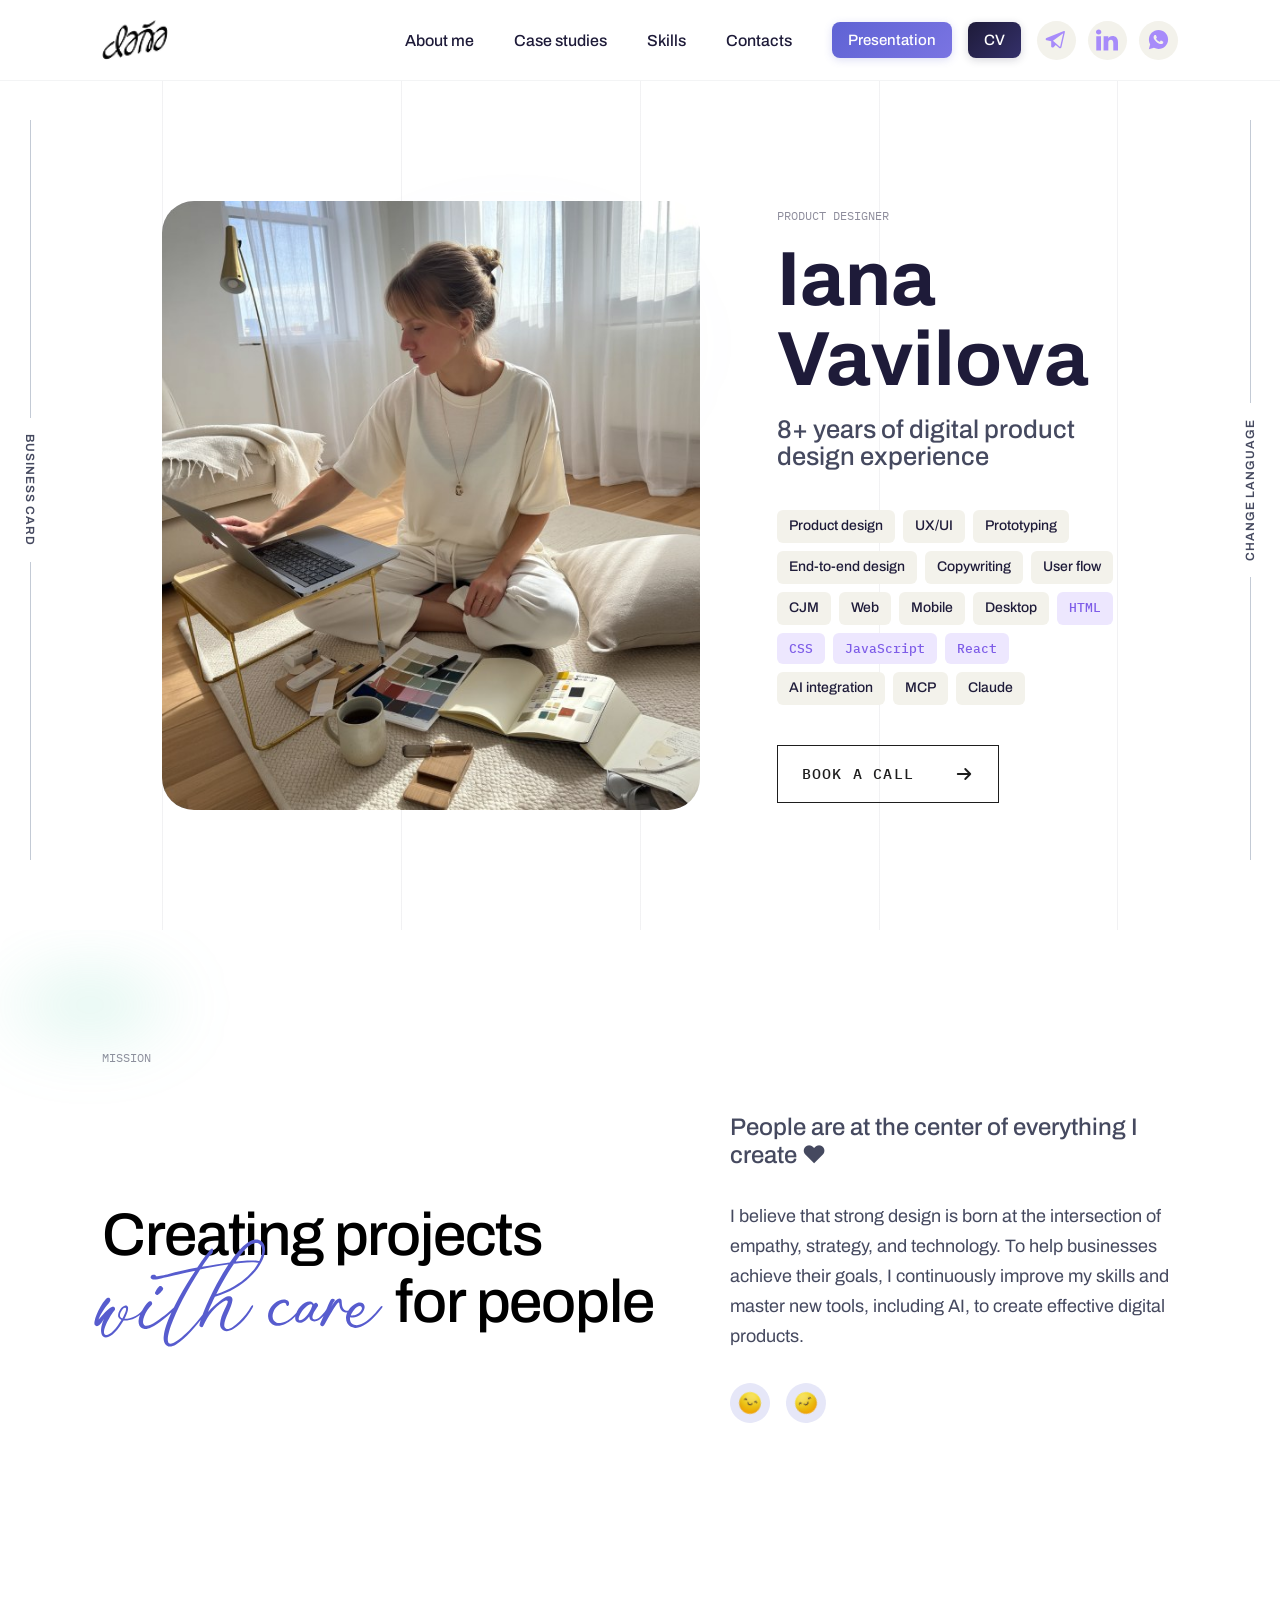
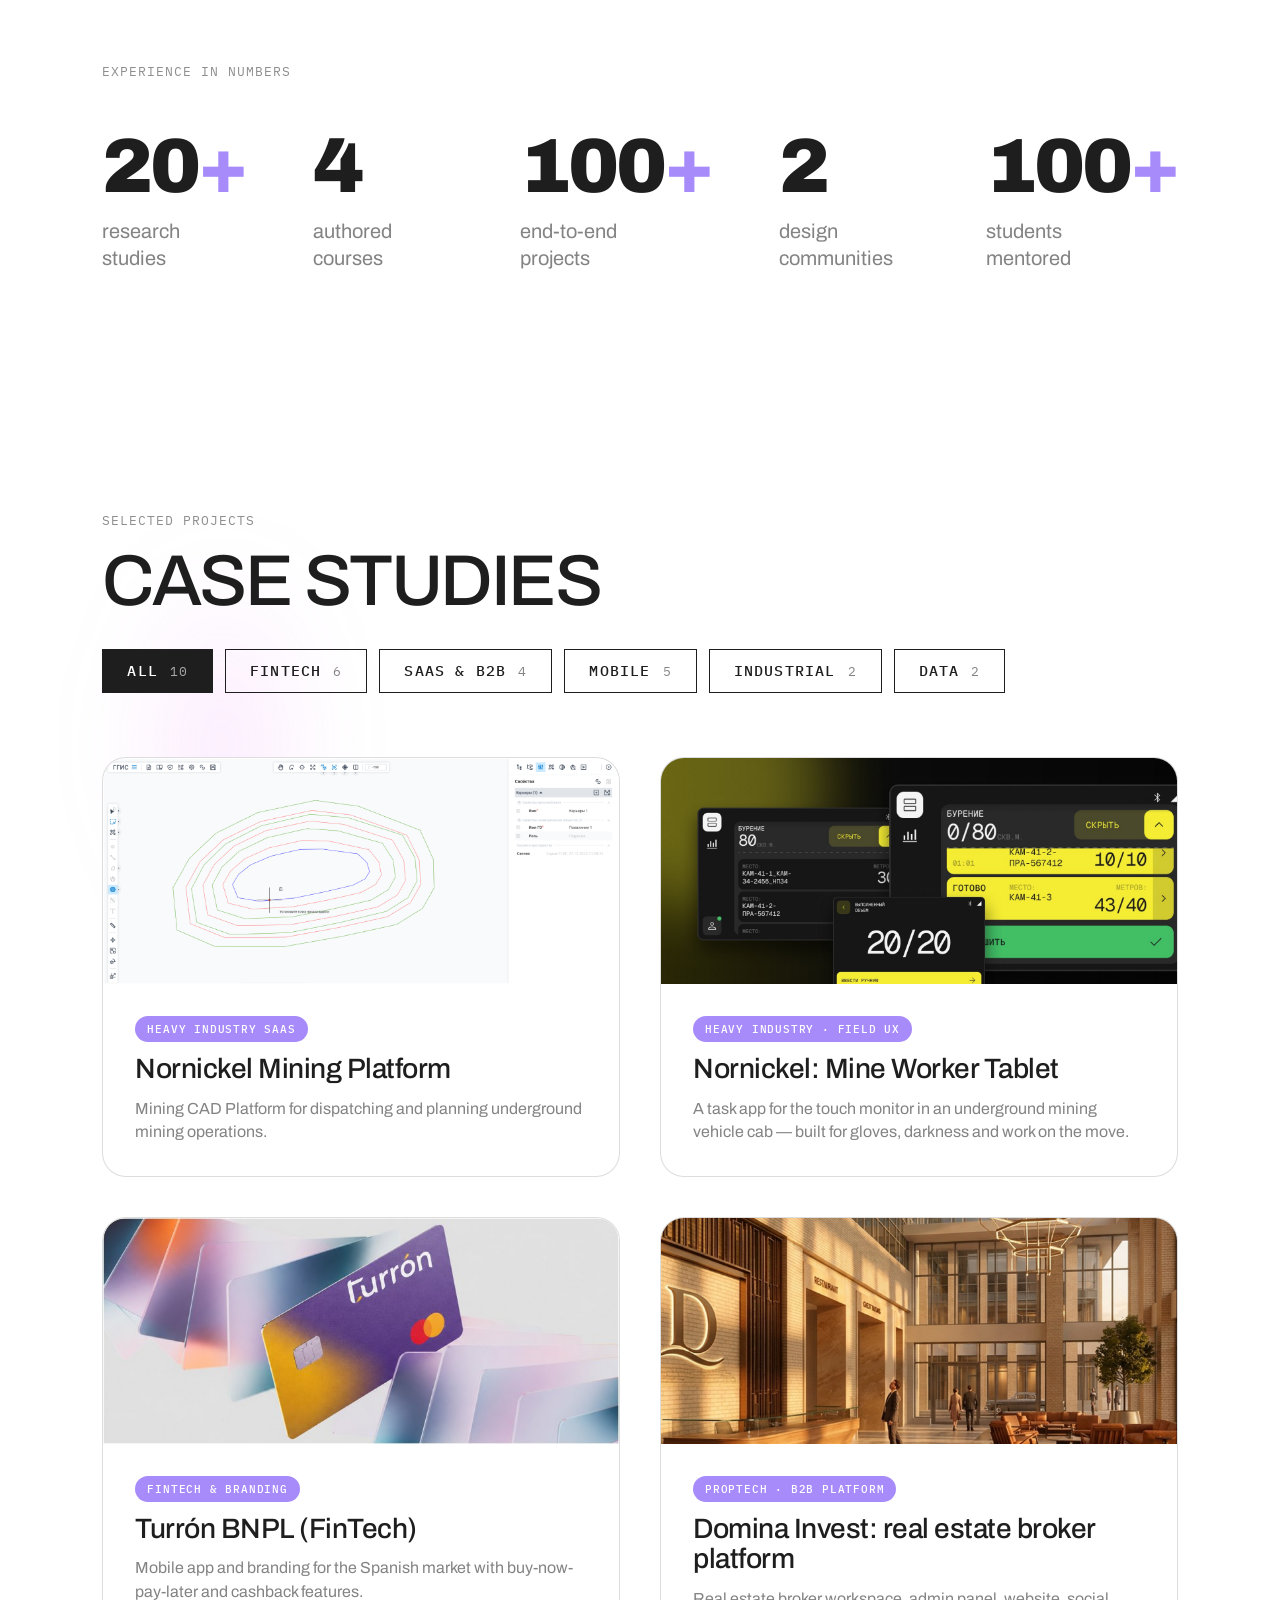
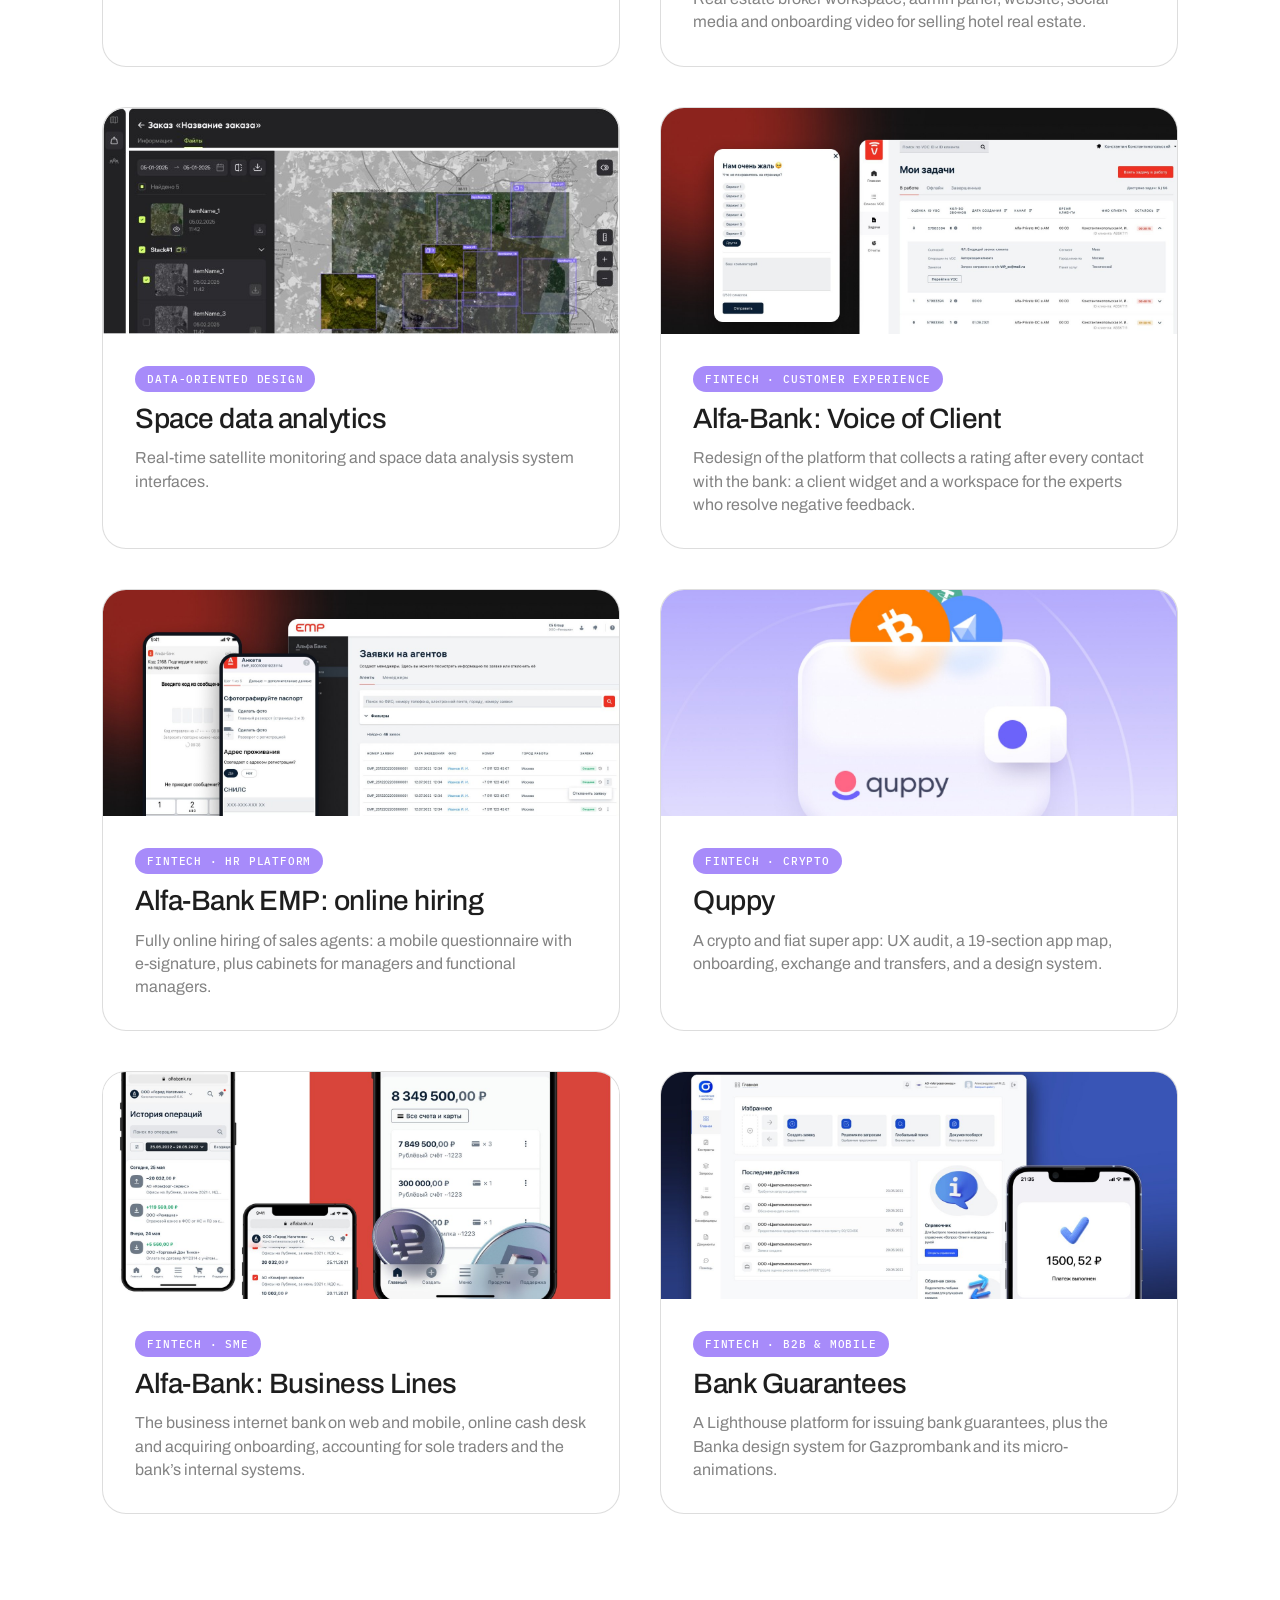
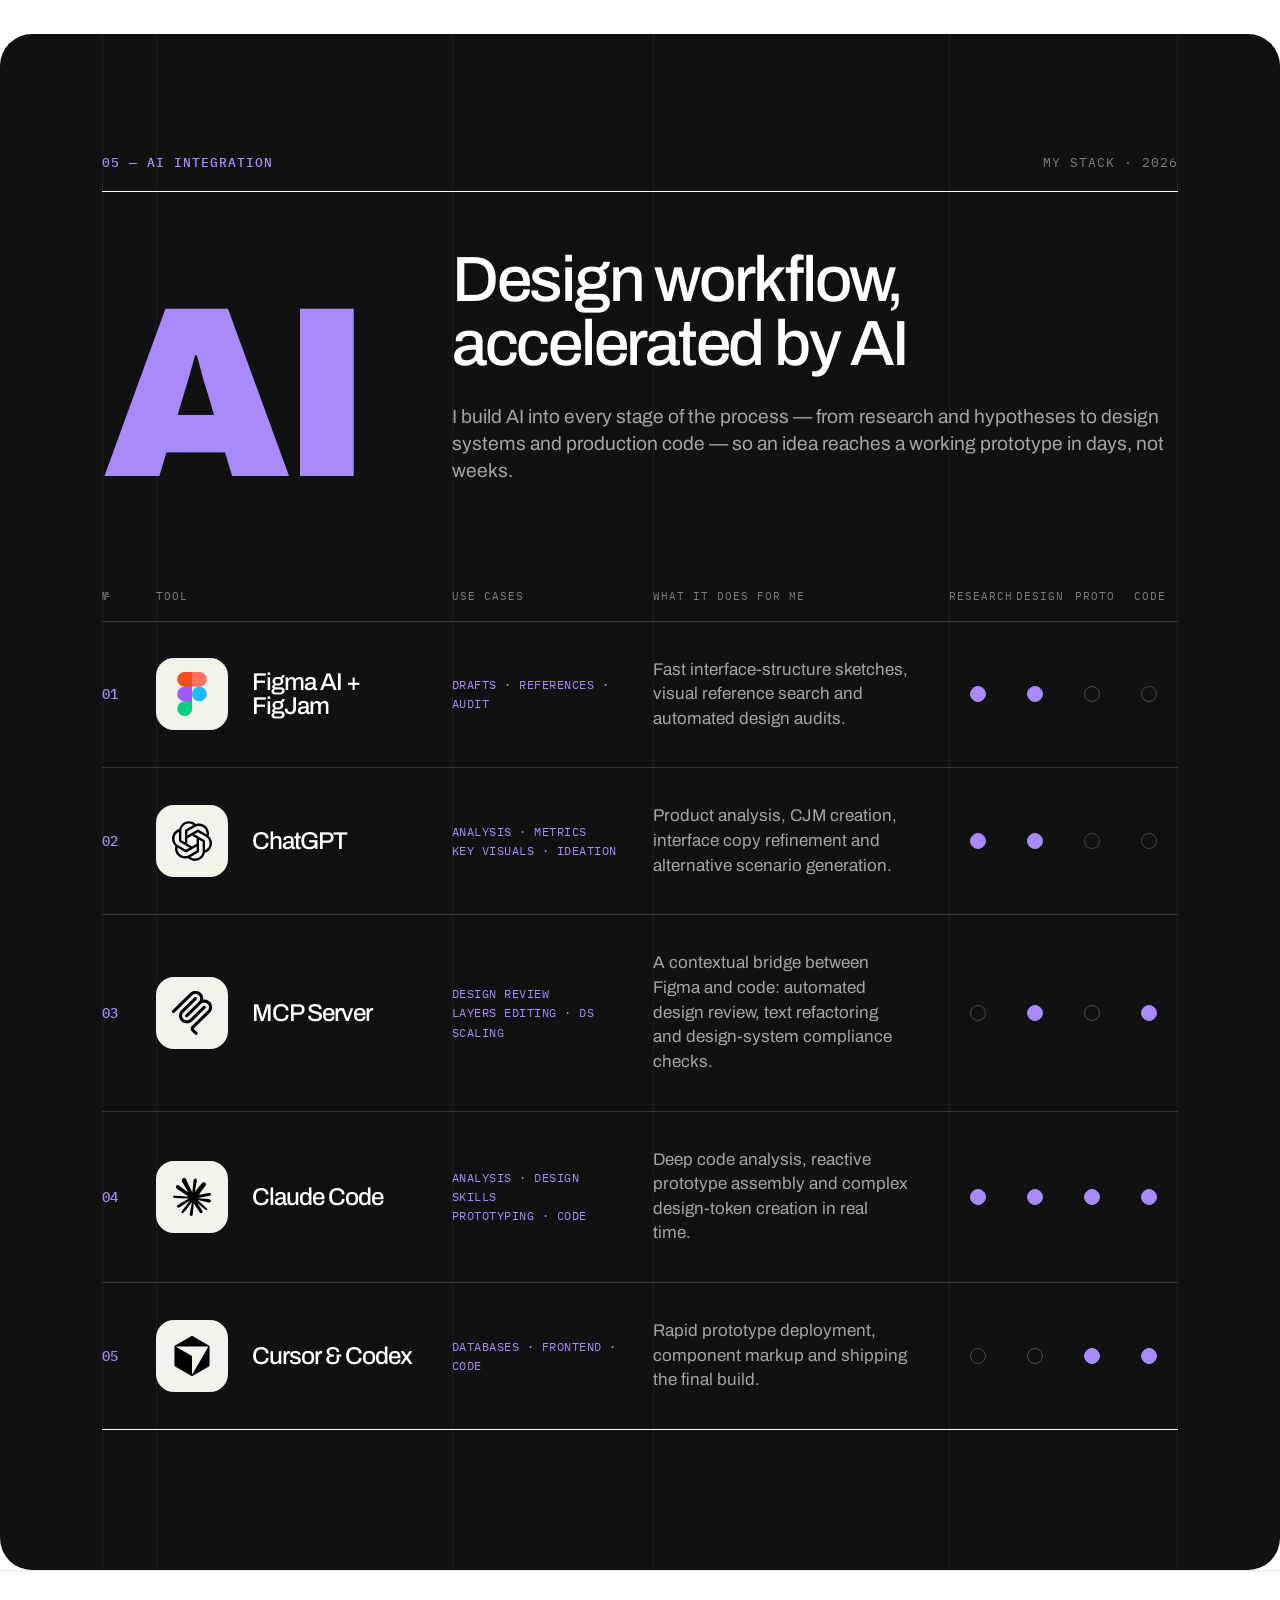
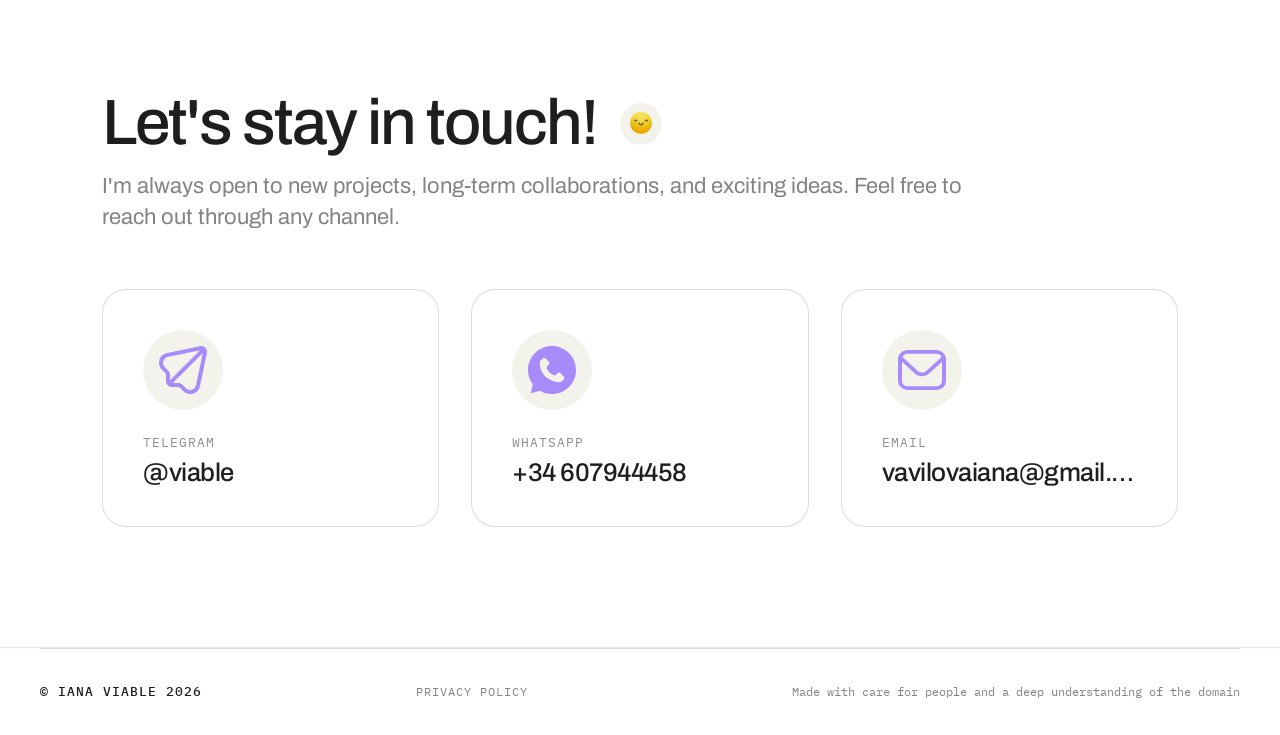
<file: index.html>
<!DOCTYPE html>
<html lang="en">
<head>
<meta charset="UTF-8">
<meta name="viewport" content="width=device-width, initial-scale=1.0">
<title data-ru="Яна Вавилова — Продуктовый дизайнер">Iana Vavilova — Product Designer</title>
<meta name="description" content="Iana Vavilova, Product Designer. 8+ years of digital product design experience. Portfolio, case studies and contacts." data-ru="Яна Вавилова, продуктовый дизайнер. 8+ лет опыта в дизайне цифровых продуктов. Портфолио, кейсы и контакты.">
<link rel="icon" href="favicon.ico" sizes="any">
<link rel="icon" href="assets/img/favicon.svg" type="image/svg+xml">
<link rel="icon" href="assets/img/favicon-32.png" sizes="32x32" type="image/png">
<link rel="icon" href="assets/img/favicon-16.png" sizes="16x16" type="image/png">
<link rel="apple-touch-icon" href="assets/img/apple-touch-icon.png">
<link rel="preconnect" href="https://fonts.googleapis.com">
<link rel="preconnect" href="https://fonts.gstatic.com" crossorigin>
<link href="https://fonts.googleapis.com/css2?family=Inter:ital,wght@0,400;0,500;0,600;0,700;0,800;0,900;1,500&family=Archivo:ital,wght@0,400;0,500;0,600;0,700;0,800;0,900;1,500&family=IBM+Plex+Mono:wght@400;500&display=swap" rel="stylesheet">
<link rel="stylesheet" href="css/styles.css?v=20261124b">
</head>
<body>

<a class="skip-link" href="#main" data-ru="Перейти к содержимому">Skip to content</a>

<header class="site-header">
  <div class="site-header__inner">
    <a href="#top" class="logo" aria-label="Iana Vavilova — home">
      <img src="assets/img/photos/logo.png" alt="Iana Vavilova logo" width="59" height="36">
    </a>

    <nav class="main-nav" aria-label="Primary">
      <button class="main-nav__toggle" id="navToggle" aria-expanded="false" aria-controls="navLinks">
        <span></span><span></span><span></span>
        <span class="sr-only">Menu</span>
      </button>
      <div class="main-nav__links" id="navLinks">
        <a href="#mission" data-ru="Обо мне">About me</a>
        <a href="#case-studies" data-ru="Кейсы">Case studies</a>
        <a href="#ai-tools" data-ru="Навыки">Skills</a>
        <a href="#contacts" data-ru="Контакты">Contacts</a>
        <div class="main-nav__buttons">
          <a class="tag tag--accent" href="https://www.figma.com/proto/rudZk6rEIAjRQLwwJBsMRe/Viable_personal-brand?node-id=20007962-11445&amp;p=f&amp;scaling=min-zoom&amp;content-scaling=fixed&amp;page-id=1213%3A22987&amp;starting-point-node-id=20007962%3A11445&amp;show-proto-sidebar=1" target="_blank" rel="noopener" data-ru="Презентация">Presentation</a>
          <a class="tag tag--dark" href="assets/cv/Iana-Vavilova-CV.pdf" download="Iana-Vavilova-CV.pdf" target="_blank" rel="noopener" data-ru="Резюме" data-ru-href="assets/cv/Yana-Vavilova-CV-RU.pdf" data-ru-download="Yana-Vavilova-CV-RU.pdf">CV</a>
          <div class="nav-socials" role="group" aria-label="Social links">
            <a class="nav-soc" href="https://t.me/viable" target="_blank" rel="noopener" aria-label="Telegram"><svg viewBox="0 0 20 20"><path d="M17.8813 2.04619C17.7844 1.96258 17.6666 1.90696 17.5405 1.88535C17.4144 1.86374 17.2848 1.87694 17.1656 1.92354L1.33283 8.11963C1.10844 8.20689 0.91847 8.36467 0.791518 8.56923C0.664565 8.7738 0.607501 9.01406 0.628917 9.25386C0.650332 9.49366 0.749068 9.72002 0.910259 9.89885C1.07145 10.0777 1.28637 10.1993 1.52267 10.2454L5.62501 11.0509V15.6251C5.62421 15.8743 5.69825 16.1179 5.83755 16.3245C5.97684 16.5311 6.17498 16.691 6.40626 16.7837C6.6372 16.878 6.89116 16.9006 7.13513 16.8487C7.37909 16.7967 7.60178 16.6725 7.77423 16.4923L9.75236 14.4407L12.8906 17.1876C13.1171 17.3884 13.4091 17.4996 13.7117 17.5001C13.8444 17.5 13.9762 17.4792 14.1024 17.4384C14.3086 17.373 14.494 17.2546 14.6403 17.0952C14.7865 16.9358 14.8885 16.7409 14.936 16.5298L18.107 2.73448C18.1354 2.61006 18.1294 2.48027 18.0896 2.35902C18.0498 2.23777 17.9778 2.12963 17.8813 2.04619ZM13.7133 16.2501L7.25392 10.586L16.5508 3.92276L13.7133 16.2501Z"/></svg></a>
            <a class="nav-soc" href="https://www.linkedin.com/in/vavilova/" target="_blank" rel="noopener" aria-label="LinkedIn"><svg viewBox="0 0 20 20"><path fill-rule="evenodd" d="M4.54075 19.5586V6.65985H0.253441V19.5586H4.54075ZM2.39707 4.89874C3.89214 4.89874 4.8227 3.90826 4.8227 2.67045C4.79484 1.40477 3.89215 0.441772 2.42544 0.441772C0.958878 0.441772 0 1.40477 0 2.67045C0 3.90826 0.930358 4.89874 2.36913 4.89874H2.39707Z"/><path fill-rule="evenodd" d="M6.91309 19.5586H11.2003V12.3554C11.2003 11.9699 11.2282 11.5848 11.3414 11.3092C11.6514 10.5389 12.3568 9.74121 13.5412 9.74121C15.0925 9.74121 15.7131 10.9241 15.7131 12.6581V19.5586H20V12.1626C20 8.20072 17.8849 6.35717 15.0642 6.35717C12.7513 6.35717 11.736 7.64994 11.1718 8.5305H11.2005V6.65985H6.9132C6.96946 7.87018 6.91309 19.5586 6.91309 19.5586Z"/></svg></a>
            <a class="nav-soc" href="https://wa.me/34607944458" data-ru-href="https://wa.me/79312444104" target="_blank" rel="noopener" aria-label="WhatsApp"><svg viewBox="0 0 20 20"><path d="M16.605 3.38509C14.9587 1.74447 12.7636 0.833008 10.4465 0.833008C5.62943 0.833008 1.72699 4.7219 1.72699 9.52224C1.72699 11.0413 2.15382 12.5604 2.88553 13.8365L1.66602 18.333L6.30016 17.1177C7.58065 17.7861 8.98309 18.1507 10.4465 18.1507C15.2636 18.1507 19.166 14.2618 19.166 9.46148C19.105 7.21322 18.2514 5.02572 16.605 3.38509ZM14.6538 12.6212C14.4709 13.1073 13.6172 13.5934 13.1904 13.6542C12.8245 13.715 12.3367 13.715 11.8489 13.5934C11.5441 13.4719 11.1172 13.3504 10.6294 13.1073C8.43431 12.1959 7.03187 10.0084 6.90992 9.82606C6.78797 9.70454 5.99529 8.67155 5.99529 7.5778C5.99529 6.48405 6.54406 5.99794 6.72699 5.75488C6.90992 5.51183 7.15382 5.51183 7.33675 5.51183C7.4587 5.51183 7.64162 5.51183 7.76357 5.51183C7.88553 5.51183 8.06845 5.45106 8.25138 5.87641C8.43431 6.30176 8.86114 7.39551 8.92211 7.45627C8.98309 7.5778 8.98309 7.69933 8.92211 7.82086C8.86114 7.94238 8.80016 8.06391 8.67821 8.18544C8.55626 8.30697 8.43431 8.48926 8.37333 8.55002C8.25138 8.67155 8.12943 8.79308 8.25138 8.97537C8.37333 9.21842 8.80016 9.88683 9.47089 10.4945C10.3246 11.2236 10.9953 11.4667 11.2392 11.5882C11.4831 11.7097 11.605 11.649 11.727 11.5275C11.8489 11.4059 12.2758 10.9198 12.3977 10.6768C12.5197 10.4337 12.7026 10.4945 12.8855 10.5552C13.0685 10.616 14.166 11.1629 14.3489 11.2844C14.5928 11.4059 14.7148 11.4667 14.7758 11.5275C14.8367 11.7097 14.8367 12.1351 14.6538 12.6212Z"/></svg></a>
          </div>
        </div>
      </div>
    </nav>
  </div>
</header>

<main id="main">

  <!-- Hero -->
  <section class="hero" id="top">
    <div class="lang-rail lang-rail--left">
      <span class="lang-rail__line" aria-hidden="true"></span>
      <a href="card/" class="lang-rail__label" data-ru="Визитка" aria-label="Open digital business card" data-ru-aria-label="Открыть цифровую визитку">Business card</a>
      <span class="lang-rail__line" aria-hidden="true"></span>
    </div>

    <div class="hero__inner">
      <span class="hero__glow" aria-hidden="true"></span>

      <div class="hero__photo">
        <img src="assets/img/photos/portrait.jpg" alt="Portrait of Iana Vavilova" width="600" height="680" loading="eager">
      </div>

      <div class="hero__info">
        <div class="hero__name-wrap">
          <span class="label-pill" data-ru="Продуктовый дизайнер">Product designer</span>
          <h1 class="hero__name" data-ru-html="Яна<br>Вавилова">Iana<br>Vavilova</h1>
          <p class="hero__subtitle" data-ru="8+ лет опыта в дизайне цифровых продуктов">8+ years of digital product design experience</p>
        </div>

        <ul class="tags-grid" aria-label="Skills">
          <li class="tag tag--outline" data-ru="Продуктовый дизайн">Product design</li>
          <li class="tag tag--outline" data-ru="UX/UI">UX/UI</li>
          <li class="tag tag--outline" data-ru="Прототипирование">Prototyping</li>
          <li class="tag tag--outline" data-ru="Сквозное проектирование">End-to-end design</li>
          <li class="tag tag--outline" data-ru="Редактура и текст">Copywriting</li>
          <li class="tag tag--outline" data-ru="Пользовательские сценарии">User flow</li>
          <li class="tag tag--outline" data-ru="CJM">CJM</li>
          <li class="tag tag--outline" data-ru="Веб">Web</li>
          <li class="tag tag--outline" data-ru="Мобильные приложения">Mobile</li>
          <li class="tag tag--outline" data-ru="Десктоп">Desktop</li>
          <li class="tag tag--outline tag--code">HTML</li>
          <li class="tag tag--outline tag--code">CSS</li>
          <li class="tag tag--outline tag--code">JavaScript</li>
          <li class="tag tag--outline tag--code">React</li>
          <li class="tag tag--outline" data-ru="Интеграция AI">AI integration</li>
          <li class="tag tag--outline" data-ru="MCP">MCP</li>
          <li class="tag tag--outline" data-ru="Claude">Claude</li>
        </ul>

        <a class="cta-swiss" href="https://calendar.google.com/calendar/appointments/schedules/AcZssZ2bM6CHkhDXorT_s8v_IymZVGAAxoLXYofPHDoiLBfVkB12raF6kIqCT9KE86qpWKwgpvgWTZ-0" target="_blank" rel="noopener" aria-label="Book a call with Iana in Google Meet (opens in a new tab)" data-ru-aria-label="Назначить звонок с Яной в Google Meet (откроется в новой вкладке)">
          <span class="cta-swiss__label" data-ru="Назначить звонок">Book a call</span>
          <svg class="cta-swiss__arrow" width="20" height="20" viewBox="0 0 16 16" fill="none" aria-hidden="true"><path d="M3 8H13M9 4L13 8L9 12" stroke="currentColor" stroke-width="1.5" stroke-linecap="round" stroke-linejoin="round"/></svg>
        </a>
      </div>
    </div>

    <div class="lang-rail">
      <span class="lang-rail__line" aria-hidden="true"></span>
      <button type="button" id="langToggle" class="lang-rail__label" data-ru="Сменить язык" aria-label="Change language">Change language</button>
      <span class="lang-rail__line" aria-hidden="true"></span>
    </div>
  </section>

  <!-- Mission -->
  <section class="mission" id="mission">
    <span class="mission__glow" aria-hidden="true"></span>
    <span class="label-pill" data-ru="Миссия">Mission</span>

    <div class="mission__content">
      <h2 class="mission__headline" data-ru-html="Создавать проекты<br><span class=&quot;mission__script&quot;>с заботой</span> о людях">Creating projects<br><span class="mission__script mission__script--art"><img src="assets/img/mission-with-care.svg" alt="with care" width="431" height="162"></span>for people</h2>

      <div class="mission__details">
        <p class="mission__statement" data-ru-html="Люди — в центре всего, что я создаю <span aria-hidden=&quot;true&quot;>❤️</span>">People are at the center of everything I create <span aria-hidden="true">❤️</span></p>
        <p class="mission__text" data-ru="Я верю, что сильный дизайн рождается на стыке эмпатии, стратегии и технологий. Чтобы помогать бизнесу достигать его целей, я постоянно развиваю навыки и осваиваю новые инструменты, включая AI, для создания эффективных цифровых продуктов.">I believe that strong design is born at the intersection of empathy, strategy, and technology. To help businesses achieve their goals, I continuously improve my skills and master new tools, including AI, to create effective digital products.</p>
        <div class="smiley-row" aria-hidden="true">
          <span class="smiley-bubble smiley-bubble--tilt-left"><img src="assets/img/icons/smile-emoji.png" alt="" width="24" height="24"></span>
          <span class="smiley-bubble smiley-bubble--tilt-right"><img src="assets/img/icons/smile-emoji.png" alt="" width="24" height="24"></span>
        </div>
      </div>
    </div>
  </section>

  <!-- Stats -->
  <section class="stats">
    <span class="label-pill" data-ru="Опыт в цифрах">Experience in numbers</span>

    <div class="stats__row">
      <div class="stat">
        <p class="stat__number">20<span class="plus">+</span></p>
        <p class="stat__label" data-ru-html="проведённых<br>UX-исследований">research<br>studies</p>
      </div>
      <div class="stat">
        <p class="stat__number">4</p>
        <p class="stat__label" data-ru-html="созданных<br>курсов по дизайну">authored<br>courses</p>
      </div>
      <div class="stat">
        <p class="stat__number">100<span class="plus">+</span></p>
        <p class="stat__label" data-ru-html="реализованных<br>end-to-end проектов">end-to-end<br>projects</p>
      </div>
      <div class="stat">
        <p class="stat__number">2</p>
        <p class="stat__label" data-ru-html="дизайн-<br>сообщества">design<br>communities</p>
      </div>
      <div class="stat">
        <p class="stat__number">100<span class="plus">+</span></p>
        <p class="stat__label" data-ru-html="выпускников-<br>менти">students<br>mentored</p>
      </div>
    </div>
  </section>

  <!-- Project showcase -->
  <section class="showcase" id="case-studies">
    <span class="showcase__glow" aria-hidden="true"></span>

    <div class="showcase__header">
      <span class="label-pill" data-ru="Избранные проекты">Selected projects</span>
      <h2 class="showcase__title" data-ru="Кейсы">Case studies</h2>
      <div class="case-filters" role="group" aria-label="Filter case studies" data-ru-aria-label="Фильтр кейсов">
        <button type="button" class="filter-chip is-active" data-filter="all" aria-pressed="true"><span class="filter-chip__label" data-ru="Все">All</span><span class="filter-chip__count"></span></button>
        <button type="button" class="filter-chip" data-filter="fintech" aria-pressed="false"><span class="filter-chip__label" data-ru="Финтех">FinTech</span><span class="filter-chip__count"></span></button>
        <button type="button" class="filter-chip" data-filter="saas" aria-pressed="false"><span class="filter-chip__label" data-ru="SaaS и B2B">SaaS &amp; B2B</span><span class="filter-chip__count"></span></button>
        <button type="button" class="filter-chip" data-filter="mobile" aria-pressed="false"><span class="filter-chip__label" data-ru="Мобильные">Mobile</span><span class="filter-chip__count"></span></button>
        <button type="button" class="filter-chip" data-filter="industrial" aria-pressed="false"><span class="filter-chip__label" data-ru="Промышленность">Industrial</span><span class="filter-chip__count"></span></button>
        <button type="button" class="filter-chip" data-filter="data" aria-pressed="false"><span class="filter-chip__label" data-ru="Данные">Data</span><span class="filter-chip__count"></span></button>
      </div>
    </div>

    <div class="projects-grid">
      <a class="project-card" href="case-studies/nornickel.html" data-categories="saas industrial data">
        <div class="project-card__image">
          <img src="assets/img/photos/project-nornickel.png" alt="Nornickel Mining Platform preview" width="780" height="342" loading="lazy">
        </div>
        <div class="project-card__body">
          <span class="badge" data-ru="Тяжелая промышленность SaaS">Heavy Industry SaaS</span>
          <h3 data-ru="Платформа ГГИС Норникель">Nornickel Mining Platform</h3>
          <p data-ru="Проектирование CAD-систем и интерфейсов для диспетчеризации и планирования подземных горных работ.">Mining CAD Platform for dispatching and planning underground mining operations.</p>
        </div>
      </a>

      <a class="project-card project-card--muted" href="case-studies/nornickel-tablet.html" data-categories="industrial mobile">
        <div class="project-card__image">
          <img src="assets/img/photos/project-nornickel-tablet.jpg" alt="Nornickel mine worker tablet preview: drilling task screens in yellow on black" width="780" height="342" loading="lazy">
        </div>
        <div class="project-card__body">
          <span class="badge" data-ru="Тяжелая промышленность · Полевой UX">Heavy Industry · Field UX</span>
          <h3 data-ru="Норникель: планшет горняка">Nornickel: Mine Worker Tablet</h3>
          <p data-ru="Приложение задач для сенсорного монитора в кабине подземной техники — для работы в перчатках, в темноте и на ходу.">A task app for the touch monitor in an underground mining vehicle cab — built for gloves, darkness and work on the move.</p>
        </div>
      </a>

      <a class="project-card" href="case-studies/turron.html" data-categories="fintech mobile">
        <div class="project-card__image">
          <img src="assets/img/photos/project-turron.jpg" alt="Turrón BNPL preview" width="780" height="342" loading="lazy">
        </div>
        <div class="project-card__body">
          <span class="badge" data-ru="FinTech и брендинг">Fintech &amp; Branding</span>
          <h3 data-ru="Turrón BNPL (Испанский рынок)">Turrón BNPL (FinTech)</h3>
          <p data-ru="Мобильное приложение и бренд-система для BNPL-сервиса с функцией умного кэшбэка.">Mobile app and branding for the Spanish market with buy-now-pay-later and cashback features.</p>
        </div>
      </a>

      <a class="project-card project-card--muted" href="case-studies/domina.html" data-categories="saas">
        <div class="project-card__image">
          <img src="assets/img/photos/project-domina.jpg" alt="Domina Invest partner platform preview" width="780" height="342" loading="lazy">
        </div>
        <div class="project-card__body">
          <span class="badge" data-ru="PropTech · B2B-платформа">PropTech · B2B Platform</span>
          <h3 data-ru="Domina Invest: платформа для агентов">Domina Invest: real estate broker platform</h3>
          <p data-ru="Кабинет агента, админка, сайт, соцсети и онбординг-видео для продажи отельной недвижимости.">Real estate broker workspace, admin panel, website, social media and onboarding video for selling hotel real estate.</p>
        </div>
      </a>

      <a class="project-card project-card--muted" href="case-studies/space-data.html" data-categories="data">
        <div class="project-card__image">
          <img src="assets/img/photos/project-space-data.jpg" alt="Space data analytics preview" width="780" height="342" loading="lazy">
        </div>
        <div class="project-card__body">
          <span class="badge" data-ru="Проектирование сложных данных">Data-oriented design</span>
          <h3 data-ru="Аналитика космических данных">Space data analytics</h3>
          <p data-ru="Интерфейсы систем мониторинга спутников и анализа сложных пространственных данных в реальном времени.">Real-time satellite monitoring and space data analysis system interfaces.</p>
        </div>
      </a>

      <a class="project-card" href="case-studies/alfa-voc.html" data-categories="fintech">
        <div class="project-card__image">
          <img src="assets/img/photos/project-alfa-voc.jpg" alt="Alfa-Bank Voice of Client preview: rating widget and expert task list" width="780" height="342" loading="lazy">
        </div>
        <div class="project-card__body">
          <span class="badge" data-ru="FinTech · Клиентский опыт">FinTech · Customer experience</span>
          <h3 data-ru="Альфа-Банк: Голос клиента">Alfa-Bank: Voice of Client</h3>
          <p data-ru="Редизайн платформы оценок после каждого контакта с банком: виджет для клиентов и рабочее место экспертов, которые отрабатывают негатив.">Redesign of the platform that collects a rating after every contact with the bank: a client widget and a workspace for the experts who resolve negative feedback.</p>
        </div>
      </a>

      <a class="project-card" href="case-studies/alfa-emp.html" data-categories="fintech mobile">
        <div class="project-card__image">
          <img src="assets/img/photos/project-alfa-emp.jpg" alt="Alfa-Bank EMP preview: mobile candidate questionnaire and agent requests table" width="780" height="342" loading="lazy">
        </div>
        <div class="project-card__body">
          <span class="badge" data-ru="FinTech · HR-платформа">FinTech · HR platform</span>
          <h3 data-ru="Альфа-Банк EMP: найм онлайн">Alfa-Bank EMP: online hiring</h3>
          <p data-ru="Полностью онлайн-трудоустройство агентов: мобильная анкета с электронной подписью и кабинеты для менеджеров и руководителей.">Fully online hiring of sales agents: a mobile questionnaire with e-signature, plus cabinets for managers and functional managers.</p>
        </div>
      </a>

      <a class="project-card project-card--muted" href="case-studies/quppy.html" data-categories="fintech mobile">
        <div class="project-card__image">
          <img src="assets/img/photos/project-quppy.jpg" alt="Quppy wallet illustration with Bitcoin, Ethereum and Tether coins" width="780" height="342" loading="lazy">
        </div>
        <div class="project-card__body">
          <span class="badge" data-ru="FinTech · Крипто">FinTech · Crypto</span>
          <h3>Quppy</h3>
          <p data-ru="Суперприложение для крипты и фиата: аудит UX, карта из 19 разделов, онбординг, обмен и переводы, дизайн-система.">A crypto and fiat super app: UX audit, a 19-section app map, onboarding, exchange and transfers, and a design system.</p>
        </div>
      </a>

      <a class="project-card" href="case-studies/business-lines.html" data-categories="fintech saas">
        <div class="project-card__image">
          <img src="assets/img/photos/project-business-lines.jpg" alt="Alfa-Bank business internet bank on mobile" data-ru-alt="Интернет-банк Альфа-Бизнес в мобильном" width="780" height="342" loading="lazy">
        </div>
        <div class="project-card__body">
          <span class="badge" data-ru="FinTech · Малый бизнес">FinTech · SME</span>
          <h3 data-ru="Альфа-Банк: бизнес-линии">Alfa-Bank: Business Lines</h3>
          <p data-ru="Интернет-банк для бизнеса на вебе и в мобильном, онлайн-подключение кассы и эквайринга, бухгалтерия для ИП и внутренние системы банка.">The business internet bank on web and mobile, online cash desk and acquiring onboarding, accounting for sole traders and the bank’s internal systems.</p>
        </div>
      </a>

      <a class="project-card project-card--muted" href="case-studies/bank-guarantees.html" data-categories="fintech saas mobile">
        <div class="project-card__image">
          <img src="assets/img/photos/project-bank-guarantees.jpg" alt="Lighthouse bank guarantees platform and a mobile payment status screen" data-ru-alt="Платформа банковских гарантий Lighthouse и мобильный статусный экран" width="780" height="342" loading="lazy">
        </div>
        <div class="project-card__body">
          <span class="badge" data-ru="FinTech · B2B и мобильный банк">FinTech · B2B &amp; Mobile</span>
          <h3 data-ru="Банковские гарантии">Bank Guarantees</h3>
          <p data-ru="Платформа Lighthouse для выдачи банковских гарантий, дизайн-система Banka для Газпромбанка и её микроанимации.">A Lighthouse platform for issuing bank guarantees, plus the Banka design system for Gazprombank and its micro-animations.</p>
        </div>
      </a>
    </div>
  </section>

  <!-- AI Stack (Figma: "AI Stack Section") -->
  <section class="ai-stack" id="ai-tools">
    <div class="ai-stack__grid-lines" aria-hidden="true"><span></span><span></span><span></span><span></span><span></span><span></span></div>

    <div class="ai-stack__meta">
      <span data-ru="05 — Интеграция AI">05 — AI integration</span>
      <span data-ru="Мой стек · 2026">My stack · 2026</span>
    </div>

    <div class="ai-stack__hero">
      <span class="ai-stack__monogram" aria-hidden="true">AI</span>
      <div class="ai-stack__title">
        <h2 data-ru-html="Дизайн-процесс,<br>ускоренный AI">Design workflow,<br>accelerated by AI</h2>
        <p data-ru="Я встраиваю AI в каждый этап процесса — от исследований и гипотез до дизайн-систем и продакшен-кода, — чтобы идея превращалась в рабочий прототип за дни, а не недели.">I build AI into every stage of the process — from research and hypotheses to design systems and production code — so an idea reaches a working prototype in days, not weeks.</p>
      </div>
    </div>

    <div class="ai-stack__table">
      <div class="ai-stack__head" aria-hidden="true">
        <span>№</span><span data-ru="Инструмент">Tool</span><span data-ru="Сценарии">Use cases</span><span data-ru="Что он даёт мне">What it does for me</span>
        <div class="ai-stack__stages"><span data-ru="Ресёрч">Research</span><span data-ru="Дизайн">Design</span><span data-ru="Прототип">Proto</span><span data-ru="Код">Code</span></div>
      </div>
      <ul class="ai-stack__rows">
      <li class="ai-stack__row">
        <span class="ai-stack__index">01</span>
        <div class="ai-stack__tool"><span class="ai-stack__logo ai-stack__logo--img"><img src="assets/img/icons/ai-figma.png" alt="" width="44" height="44"></span><h3>Figma AI + FigJam</h3></div>
        <p class="ai-stack__use" data-ru-html="Черновики · Референсы · Аудит">Drafts · References · Audit</p>
        <p class="ai-stack__desc" data-ru="Быстрые наброски структуры интерфейса, поиск визуальных референсов и автоматический аудит макетов.">Fast interface-structure sketches, visual reference search and automated design audits.</p>
        <div class="ai-stack__stages"><span class="ai-stack__stage is-on"><span class="ai-stack__dot is-on" role="img" aria-label="Research: yes" data-ru-aria-label="Исследование: да"></span><span class="ai-stack__stage-name" aria-hidden="true" data-ru="Ресёрч">Research</span></span><span class="ai-stack__stage is-on"><span class="ai-stack__dot is-on" role="img" aria-label="Design: yes" data-ru-aria-label="Дизайн: да"></span><span class="ai-stack__stage-name" aria-hidden="true" data-ru="Дизайн">Design</span></span><span class="ai-stack__stage"><span class="ai-stack__dot" role="img" aria-label="Proto: no" data-ru-aria-label="Прототип: нет"></span><span class="ai-stack__stage-name" aria-hidden="true" data-ru="Прототип">Proto</span></span><span class="ai-stack__stage"><span class="ai-stack__dot" role="img" aria-label="Code: no" data-ru-aria-label="Код: нет"></span><span class="ai-stack__stage-name" aria-hidden="true" data-ru="Код">Code</span></span></div>
      </li>
      <li class="ai-stack__row">
        <span class="ai-stack__index">02</span>
        <div class="ai-stack__tool"><span class="ai-stack__logo"><img src="assets/img/icons/ai-chatgpt.svg" alt="" width="40" height="40"></span><h3>ChatGPT</h3></div>
        <p class="ai-stack__use" data-ru-html="Аналитика · Метрики<br>Ключевые визуалы · Идеи">Analysis · Metrics<br>Key visuals · Ideation</p>
        <p class="ai-stack__desc" data-ru="Продуктовый анализ, проектирование CJM, доработка интерфейсных текстов и генерация альтернативных сценариев.">Product analysis, CJM creation, interface copy refinement and alternative scenario generation.</p>
        <div class="ai-stack__stages"><span class="ai-stack__stage is-on"><span class="ai-stack__dot is-on" role="img" aria-label="Research: yes" data-ru-aria-label="Исследование: да"></span><span class="ai-stack__stage-name" aria-hidden="true" data-ru="Ресёрч">Research</span></span><span class="ai-stack__stage is-on"><span class="ai-stack__dot is-on" role="img" aria-label="Design: yes" data-ru-aria-label="Дизайн: да"></span><span class="ai-stack__stage-name" aria-hidden="true" data-ru="Дизайн">Design</span></span><span class="ai-stack__stage"><span class="ai-stack__dot" role="img" aria-label="Proto: no" data-ru-aria-label="Прототип: нет"></span><span class="ai-stack__stage-name" aria-hidden="true" data-ru="Прототип">Proto</span></span><span class="ai-stack__stage"><span class="ai-stack__dot" role="img" aria-label="Code: no" data-ru-aria-label="Код: нет"></span><span class="ai-stack__stage-name" aria-hidden="true" data-ru="Код">Code</span></span></div>
      </li>
      <li class="ai-stack__row">
        <span class="ai-stack__index">03</span>
        <div class="ai-stack__tool"><span class="ai-stack__logo ai-stack__logo--img"><img src="assets/img/icons/ai-mcp.png" alt="" width="44" height="44"></span><h3 data-ru="MCP-сервер">MCP Server</h3></div>
        <p class="ai-stack__use" data-ru-html="Дизайн-ревью<br>Работа со слоями · Масштабирование ДС">Design review<br>Layers editing · DS scaling</p>
        <p class="ai-stack__desc" data-ru="Контекстный мост между Figma и кодом: автоматическое дизайн-ревью, рефакторинг текстов и проверка соответствия дизайн-системе.">A contextual bridge between Figma and code: automated design review, text refactoring and design-system compliance checks.</p>
        <div class="ai-stack__stages"><span class="ai-stack__stage"><span class="ai-stack__dot" role="img" aria-label="Research: no" data-ru-aria-label="Исследование: нет"></span><span class="ai-stack__stage-name" aria-hidden="true" data-ru="Ресёрч">Research</span></span><span class="ai-stack__stage is-on"><span class="ai-stack__dot is-on" role="img" aria-label="Design: yes" data-ru-aria-label="Дизайн: да"></span><span class="ai-stack__stage-name" aria-hidden="true" data-ru="Дизайн">Design</span></span><span class="ai-stack__stage"><span class="ai-stack__dot" role="img" aria-label="Proto: no" data-ru-aria-label="Прототип: нет"></span><span class="ai-stack__stage-name" aria-hidden="true" data-ru="Прототип">Proto</span></span><span class="ai-stack__stage is-on"><span class="ai-stack__dot is-on" role="img" aria-label="Code: yes" data-ru-aria-label="Код: да"></span><span class="ai-stack__stage-name" aria-hidden="true" data-ru="Код">Code</span></span></div>
      </li>
      <li class="ai-stack__row">
        <span class="ai-stack__index">04</span>
        <div class="ai-stack__tool"><span class="ai-stack__logo ai-stack__logo--img"><img src="assets/img/icons/ai-claude.png" alt="" width="44" height="44"></span><h3>Claude Code</h3></div>
        <p class="ai-stack__use" data-ru-html="Аналитика · Дизайн-навыки<br>Прототипы · Код">Analysis · Design skills<br>Prototyping · Code</p>
        <p class="ai-stack__desc" data-ru="Глубокий анализ кода, сборка реактивных прототипов и создание сложных дизайн-токенов в реальном времени.">Deep code analysis, reactive prototype assembly and complex design-token creation in real time.</p>
        <div class="ai-stack__stages"><span class="ai-stack__stage is-on"><span class="ai-stack__dot is-on" role="img" aria-label="Research: yes" data-ru-aria-label="Исследование: да"></span><span class="ai-stack__stage-name" aria-hidden="true" data-ru="Ресёрч">Research</span></span><span class="ai-stack__stage is-on"><span class="ai-stack__dot is-on" role="img" aria-label="Design: yes" data-ru-aria-label="Дизайн: да"></span><span class="ai-stack__stage-name" aria-hidden="true" data-ru="Дизайн">Design</span></span><span class="ai-stack__stage is-on"><span class="ai-stack__dot is-on" role="img" aria-label="Proto: yes" data-ru-aria-label="Прототип: да"></span><span class="ai-stack__stage-name" aria-hidden="true" data-ru="Прототип">Proto</span></span><span class="ai-stack__stage is-on"><span class="ai-stack__dot is-on" role="img" aria-label="Code: yes" data-ru-aria-label="Код: да"></span><span class="ai-stack__stage-name" aria-hidden="true" data-ru="Код">Code</span></span></div>
      </li>
      <li class="ai-stack__row">
        <span class="ai-stack__index">05</span>
        <div class="ai-stack__tool"><span class="ai-stack__logo"><img src="assets/img/icons/ai-cursor.svg" alt="" width="40" height="40"></span><h3>Cursor &amp; Codex</h3></div>
        <p class="ai-stack__use" data-ru-html="Базы данных · Фронтенд · Код">Databases · Frontend · Code</p>
        <p class="ai-stack__desc" data-ru="Быстрое развёртывание прототипов, вёрстка компонентов и выпуск финальной сборки.">Rapid prototype deployment, component markup and shipping the final build.</p>
        <div class="ai-stack__stages"><span class="ai-stack__stage"><span class="ai-stack__dot" role="img" aria-label="Research: no" data-ru-aria-label="Исследование: нет"></span><span class="ai-stack__stage-name" aria-hidden="true" data-ru="Ресёрч">Research</span></span><span class="ai-stack__stage"><span class="ai-stack__dot" role="img" aria-label="Design: no" data-ru-aria-label="Дизайн: нет"></span><span class="ai-stack__stage-name" aria-hidden="true" data-ru="Дизайн">Design</span></span><span class="ai-stack__stage is-on"><span class="ai-stack__dot is-on" role="img" aria-label="Proto: yes" data-ru-aria-label="Прототип: да"></span><span class="ai-stack__stage-name" aria-hidden="true" data-ru="Прототип">Proto</span></span><span class="ai-stack__stage is-on"><span class="ai-stack__dot is-on" role="img" aria-label="Code: yes" data-ru-aria-label="Код: да"></span><span class="ai-stack__stage-name" aria-hidden="true" data-ru="Код">Code</span></span></div>
      </li>
      </ul>
    </div>
  </section>

  <!-- Contacts -->
  <section class="contacts" id="contacts">
    <div class="contacts__header">
      <div class="contacts__title-row">
        <h2 data-ru="Давайте общаться!">Let's stay in touch!</h2>
        <span class="smiley-bubble smiley-bubble--card" aria-hidden="true"><img src="assets/img/icons/smile-emoji.png" alt="" width="24" height="24"></span>
      </div>
      <p data-ru="Я всегда открыта для новых проектов, долгосрочного сотрудничества и классных идей. Свяжитесь со мной любым удобным способом.">I'm always open to new projects, long-term collaborations, and exciting ideas. Feel free to reach out through any channel.</p>
    </div>

    <div class="contact-cards">
      <a class="contact-card" href="https://t.me/viable" target="_blank" rel="noopener">
        <span class="contact-card__icon contact-card__icon--figma"><img src="assets/img/icons/contact-telegram.svg" alt="" width="80" height="80"></span>
        <span class="contact-card__text">
          <span class="contact-card__label">Telegram</span>
          <span class="contact-card__value">@viable</span>
        </span>
      </a>
      <a class="contact-card" href="https://wa.me/34607944458" data-ru-href="https://wa.me/79312444104" target="_blank" rel="noopener">
        <span class="contact-card__icon contact-card__icon--figma"><img src="assets/img/icons/contact-whatsapp.svg" alt="" width="80" height="80"></span>
        <span class="contact-card__text">
          <span class="contact-card__label">WhatsApp</span>
          <span class="contact-card__value" data-ru="+7 931 2444104">+34 607944458</span>
        </span>
      </a>
      <a class="contact-card" href="mailto:vavilovaiana@gmail.com">
        <span class="contact-card__icon contact-card__icon--figma"><img src="assets/img/icons/contact-email.svg" alt="" width="80" height="80"></span>
        <span class="contact-card__text">
          <span class="contact-card__label" data-ru="Электронная почта">Email</span>
          <span class="contact-card__value">vavilovaiana@gmail.com</span>
        </span>
      </a>
    </div>
  </section>

</main>

<footer class="site-footer site-footer--bc">
  <p class="site-footer__copy">&copy; Iana Viable <span id="year">2026</span></p>
  <p class="site-footer__link" data-ru="Политика конфиденциальности">Privacy policy</p>
  <p class="site-footer__tagline" data-ru="Сделано с вниманием к людям, с глубоким пониманием предметной области">Made with care for people and a deep understanding of the domain</p>
</footer>

<script src="js/main.js"></script>
</body>
</html>
</file>
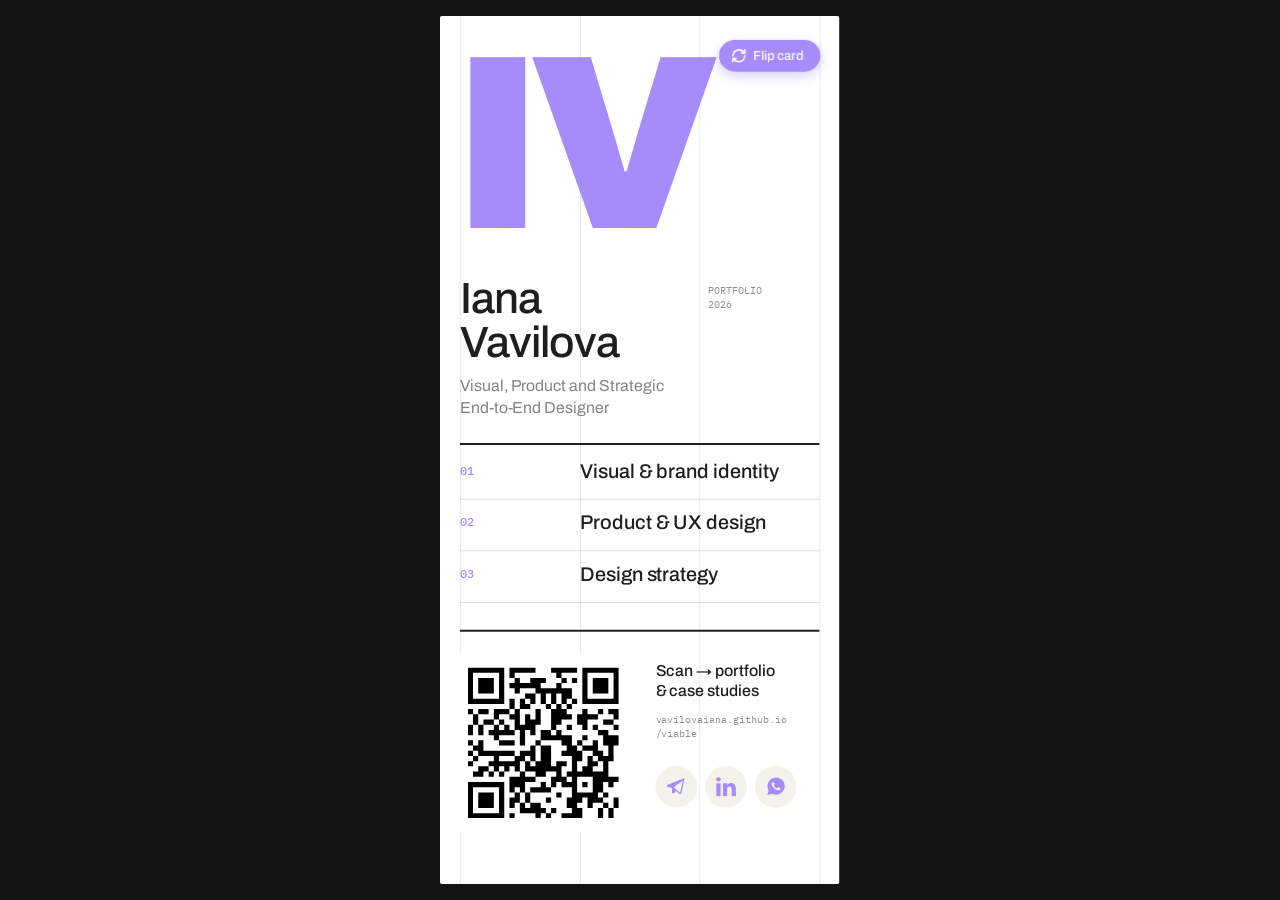
<file: card/index.html>
<!DOCTYPE html>
<html lang="en">
<head>
  <meta charset="utf-8">
  <meta name="viewport" content="width=device-width, initial-scale=1, viewport-fit=cover">
  <title>Iana Vavilova — Designer card</title>
  <meta name="description" content="Iana Vavilova — Visual, Product and Strategic End-to-End Designer. Digital business card.">
  <meta name="theme-color" content="#141414">
  <meta property="og:title" content="Iana Vavilova — Designer card">
  <meta property="og:description" content="Visual, Product and Strategic End-to-End Designer">
  <meta property="og:type" content="website">
  <link rel="icon" href="../favicon.ico">
  <link rel="apple-touch-icon" href="../assets/img/apple-touch-icon.png">
  <link rel="preconnect" href="https://fonts.googleapis.com">
  <link rel="preconnect" href="https://fonts.gstatic.com" crossorigin>
  <link href="https://fonts.googleapis.com/css2?family=Archivo:wght@400;500;900&family=IBM+Plex+Mono:wght@400;500&display=swap" rel="stylesheet">
  <link rel="stylesheet" href="card.css">
  <link rel="stylesheet" href="anim.css">
</head>
<body>
  <main class="viewport">
    <div class="fit" id="fit">
      <div class="scene3d">
        <div class="card3d" id="card">

          <!-- FRONT — Swiss grid -->
          <section class="face front anim" aria-label="Front side: Iana Vavilova">
            <i class="grid" style="left:20px"></i><i class="grid" style="left:141px"></i><i class="grid" style="left:261px"></i><i class="grid" style="left:382px"></i>
            <div class="iv" aria-hidden="true">IV</div>
            <div class="mono caption" style="left:270px;top:270px">PORTFOLIO<br>2026</div>
            <h1 class="name">Iana<br>Vavilova</h1>
            <p class="role">Visual, Product and Strategic<br>End-to-End Designer</p>
            <i class="rule" style="top:430px"></i>
            <ol class="list">
              <li><span class="idx">01</span><span class="lbl">Visual &amp; brand identity</span></li>
              <li><span class="idx">02</span><span class="lbl">Product &amp; UX design</span></li>
              <li><span class="idx">03</span><span class="lbl">Design strategy</span></li>
            </ol>
            <i class="rule" style="top:618px"></i>
            <a class="qr" href="https://vavilovaiana.github.io/viable/" aria-label="Portfolio (QR code)"><img src="assets/qr.svg" alt="QR code to vavilovaiana.github.io/viable"></a>
            <div class="contacts">
              <a class="cta" href="https://vavilovaiana.github.io/viable/">
                <span class="cta-title">Scan → portfolio<br>&amp; case studies</span>
                <span class="mono cta-link">vavilovaiana.github.io<br>/viable</span>
              </a>
              <nav class="socials" aria-label="Contacts">
                <a class="soc" href="https://t.me/viable" target="_blank" rel="noopener" aria-label="Telegram"><svg viewBox="0 0 20 20"><path d="M17.8813 2.04619C17.7844 1.96258 17.6666 1.90696 17.5405 1.88535C17.4144 1.86374 17.2848 1.87694 17.1656 1.92354L1.33283 8.11963C1.10844 8.20689 0.91847 8.36467 0.791518 8.56923C0.664565 8.7738 0.607501 9.01406 0.628917 9.25386C0.650332 9.49366 0.749068 9.72002 0.910259 9.89885C1.07145 10.0777 1.28637 10.1993 1.52267 10.2454L5.62501 11.0509V15.6251C5.62421 15.8743 5.69825 16.1179 5.83755 16.3245C5.97684 16.5311 6.17498 16.691 6.40626 16.7837C6.6372 16.878 6.89116 16.9006 7.13513 16.8487C7.37909 16.7967 7.60178 16.6725 7.77423 16.4923L9.75236 14.4407L12.8906 17.1876C13.1171 17.3884 13.4091 17.4996 13.7117 17.5001C13.8444 17.5 13.9762 17.4792 14.1024 17.4384C14.3086 17.373 14.494 17.2546 14.6403 17.0952C14.7865 16.9358 14.8885 16.7409 14.936 16.5298L18.107 2.73448C18.1354 2.61006 18.1294 2.48027 18.0896 2.35902C18.0498 2.23777 17.9778 2.12963 17.8813 2.04619ZM13.7133 16.2501L7.25392 10.586L16.5508 3.92276L13.7133 16.2501Z"/></svg></a>
                <a class="soc" href="https://www.linkedin.com/in/vavilova/" target="_blank" rel="noopener" aria-label="LinkedIn"><svg viewBox="0 0 20 20"><path fill-rule="evenodd" d="M4.54075 19.5586V6.65985H0.253441V19.5586H4.54075ZM2.39707 4.89874C3.89214 4.89874 4.8227 3.90826 4.8227 2.67045C4.79484 1.40477 3.89215 0.441772 2.42544 0.441772C0.958878 0.441772 0 1.40477 0 2.67045C0 3.90826 0.930358 4.89874 2.36913 4.89874H2.39707Z"/><path fill-rule="evenodd" d="M6.91309 19.5586H11.2003V12.3554C11.2003 11.9699 11.2282 11.5848 11.3414 11.3092C11.6514 10.5389 12.3568 9.74121 13.5412 9.74121C15.0925 9.74121 15.7131 10.9241 15.7131 12.6581V19.5586H20V12.1626C20 8.20072 17.8849 6.35717 15.0642 6.35717C12.7513 6.35717 11.736 7.64994 11.1718 8.5305H11.2005V6.65985H6.9132C6.96946 7.87018 6.91309 19.5586 6.91309 19.5586Z"/></svg></a>
                <a class="soc" href="https://wa.me/34607944458" target="_blank" rel="noopener" aria-label="WhatsApp"><svg viewBox="0 0 20 20"><path d="M16.605 3.38509C14.9587 1.74447 12.7636 0.833008 10.4465 0.833008C5.62943 0.833008 1.72699 4.7219 1.72699 9.52224C1.72699 11.0413 2.15382 12.5604 2.88553 13.8365L1.66602 18.333L6.30016 17.1177C7.58065 17.7861 8.98309 18.1507 10.4465 18.1507C15.2636 18.1507 19.166 14.2618 19.166 9.46148C19.105 7.21322 18.2514 5.02572 16.605 3.38509ZM14.6538 12.6212C14.4709 13.1073 13.6172 13.5934 13.1904 13.6542C12.8245 13.715 12.3367 13.715 11.8489 13.5934C11.5441 13.4719 11.1172 13.3504 10.6294 13.1073C8.43431 12.1959 7.03187 10.0084 6.90992 9.82606C6.78797 9.70454 5.99529 8.67155 5.99529 7.5778C5.99529 6.48405 6.54406 5.99794 6.72699 5.75488C6.90992 5.51183 7.15382 5.51183 7.33675 5.51183C7.4587 5.51183 7.64162 5.51183 7.76357 5.51183C7.88553 5.51183 8.06845 5.45106 8.25138 5.87641C8.43431 6.30176 8.86114 7.39551 8.92211 7.45627C8.98309 7.5778 8.98309 7.69933 8.92211 7.82086C8.86114 7.94238 8.80016 8.06391 8.67821 8.18544C8.55626 8.30697 8.43431 8.48926 8.37333 8.55002C8.25138 8.67155 8.12943 8.79308 8.25138 8.97537C8.37333 9.21842 8.80016 9.88683 9.47089 10.4945C10.3246 11.2236 10.9953 11.4667 11.2392 11.5882C11.4831 11.7097 11.605 11.649 11.727 11.5275C11.8489 11.4059 12.2758 10.9198 12.3977 10.6768C12.5197 10.4337 12.7026 10.4945 12.8855 10.5552C13.0685 10.616 14.166 11.1629 14.3489 11.2844C14.5928 11.4059 14.7148 11.4667 14.7758 11.5275C14.8367 11.7097 14.8367 12.1351 14.6538 12.6212Z"/></svg></a>
              </nav>
            </div>

            <!-- mascot scenes (14 s loop) -->
            <div class="scene s1" style="left:116px;top:884px;width:170px;height:119px"><img src="assets/cat-box.webp" alt="" style="width:170px;height:119px"></div>
            <div class="scene s2" style="left:-200px;top:250px;width:190px;height:180px">
              <img class="walker" src="assets/cat-walker.webp" alt="" style="left:0;top:76px;width:150px;height:104px">
              <img class="butterfly" src="assets/cat-butterfly.webp" alt="" style="left:160px;top:20px;width:30px;height:46px">
            </div>
            <div class="scene s3" style="left:12px;top:520px;width:170px;height:104px;opacity:0">
              <img class="sleep" src="assets/cat-sleep.webp" alt="" style="left:0;top:4px;width:132px;height:101px">
              <span class="z z1" style="left:112px;top:8px;font-size:14px">z</span>
              <span class="z z2" style="left:126px;top:-10px;font-size:18px">z</span>
              <span class="z z3" style="left:142px;top:-30px;font-size:22px">z</span>
            </div>
            <div class="scene s4" style="left:420px;top:300px;width:150px;height:87px"><img src="assets/cat-laptop.webp" alt="" style="width:150px;height:87px"></div>
            <div class="scene s5" style="left:-160px;top:120px;width:150px;height:100px">
              <svg class="speed" viewBox="0 0 30 40" style="left:0;top:34px;width:30px;height:40px"><g stroke="#A78BFA" stroke-width="4" stroke-linecap="round"><path d="M4 8H26"/><path d="M10 20H28"/><path d="M2 32H22"/></g></svg>
              <img class="cape" src="assets/cat-cape.webp" alt="" style="left:30px;top:4px;width:120px;height:94px">
            </div>
            <div class="scene s6" style="left:410px;top:496px;width:160px;height:128px"><img src="assets/cat-stretch.webp" alt="" style="width:160px;height:128px"></div>
            <div class="scene s7" style="left:220px;top:-110px;width:150px;height:87px"><img src="assets/cat-yarn.webp" alt="" style="width:150px;height:87px"></div>

            <button class="flip" type="button" style="left:281px;top:24px" aria-label="Flip card"><svg viewBox="0 0 16 16"><g fill="none" stroke="#fff" stroke-width="1.6" stroke-linecap="round" stroke-linejoin="round"><path d="M2 8a6 6 0 0 1 6-6 6.5 6.5 0 0 1 4.49 1.83L14 5.33"/><path d="M14 2v3.33h-3.33"/><path d="M14 8a6 6 0 0 1-6 6 6.5 6.5 0 0 1-4.49-1.83L2 10.67"/><path d="M5.33 10.67H2V14"/></g></svg><span>Flip card</span></button>
          </section>

          <!-- BACK — hanging badge -->
          <section class="face back anim" aria-label="Back side: designer badge">
            <div class="b-shadow"></div>
            <img class="b-cat" src="assets/cat-play.webp" alt="" style="left:-60px;top:520px;width:260px;height:198px">
            <div class="b-marks" style="left:191.9px;top:278.6px"><i><svg viewBox="0 0 40 34"><g stroke="#A78BFA" stroke-width="4" stroke-linecap="round"><path d="M6 30 2 20"/><path d="M18 26 16 6"/><path d="M30 28 38 14"/></g></svg></i></div>
            <div class="b-swing">
              <i class="lanyard"></i><i class="clip"></i>
              <div class="badge">
                <i class="hole"></i>
                <img class="photo" src="assets/badge-photo.webp" alt="Iana Vavilova">
                <p class="mono info">Name<br>Iana Vavilova<br><br>Role<br>End-to-End<br>Designer</p>
                <p class="mono tagline">VISUAL · PRODUCT · STRATEGY</p>
                <div class="brand">DESIGNER</div>
              </div>
            </div>
            <button class="flip" type="button" style="left:20px;top:24px" aria-label="Flip card back"><svg viewBox="0 0 16 16"><g fill="none" stroke="#fff" stroke-width="1.6" stroke-linecap="round" stroke-linejoin="round"><path d="M2 8a6 6 0 0 1 6-6 6.5 6.5 0 0 1 4.49 1.83L14 5.33"/><path d="M14 2v3.33h-3.33"/><path d="M14 8a6 6 0 0 1-6 6 6.5 6.5 0 0 1-4.49-1.83L2 10.67"/><path d="M5.33 10.67H2V14"/></g></svg><span>Flip card</span></button>
          </section>

        </div>
      </div>
    </div>
  </main>
  <script src="card.js"></script>
</body>
</html>
</file>
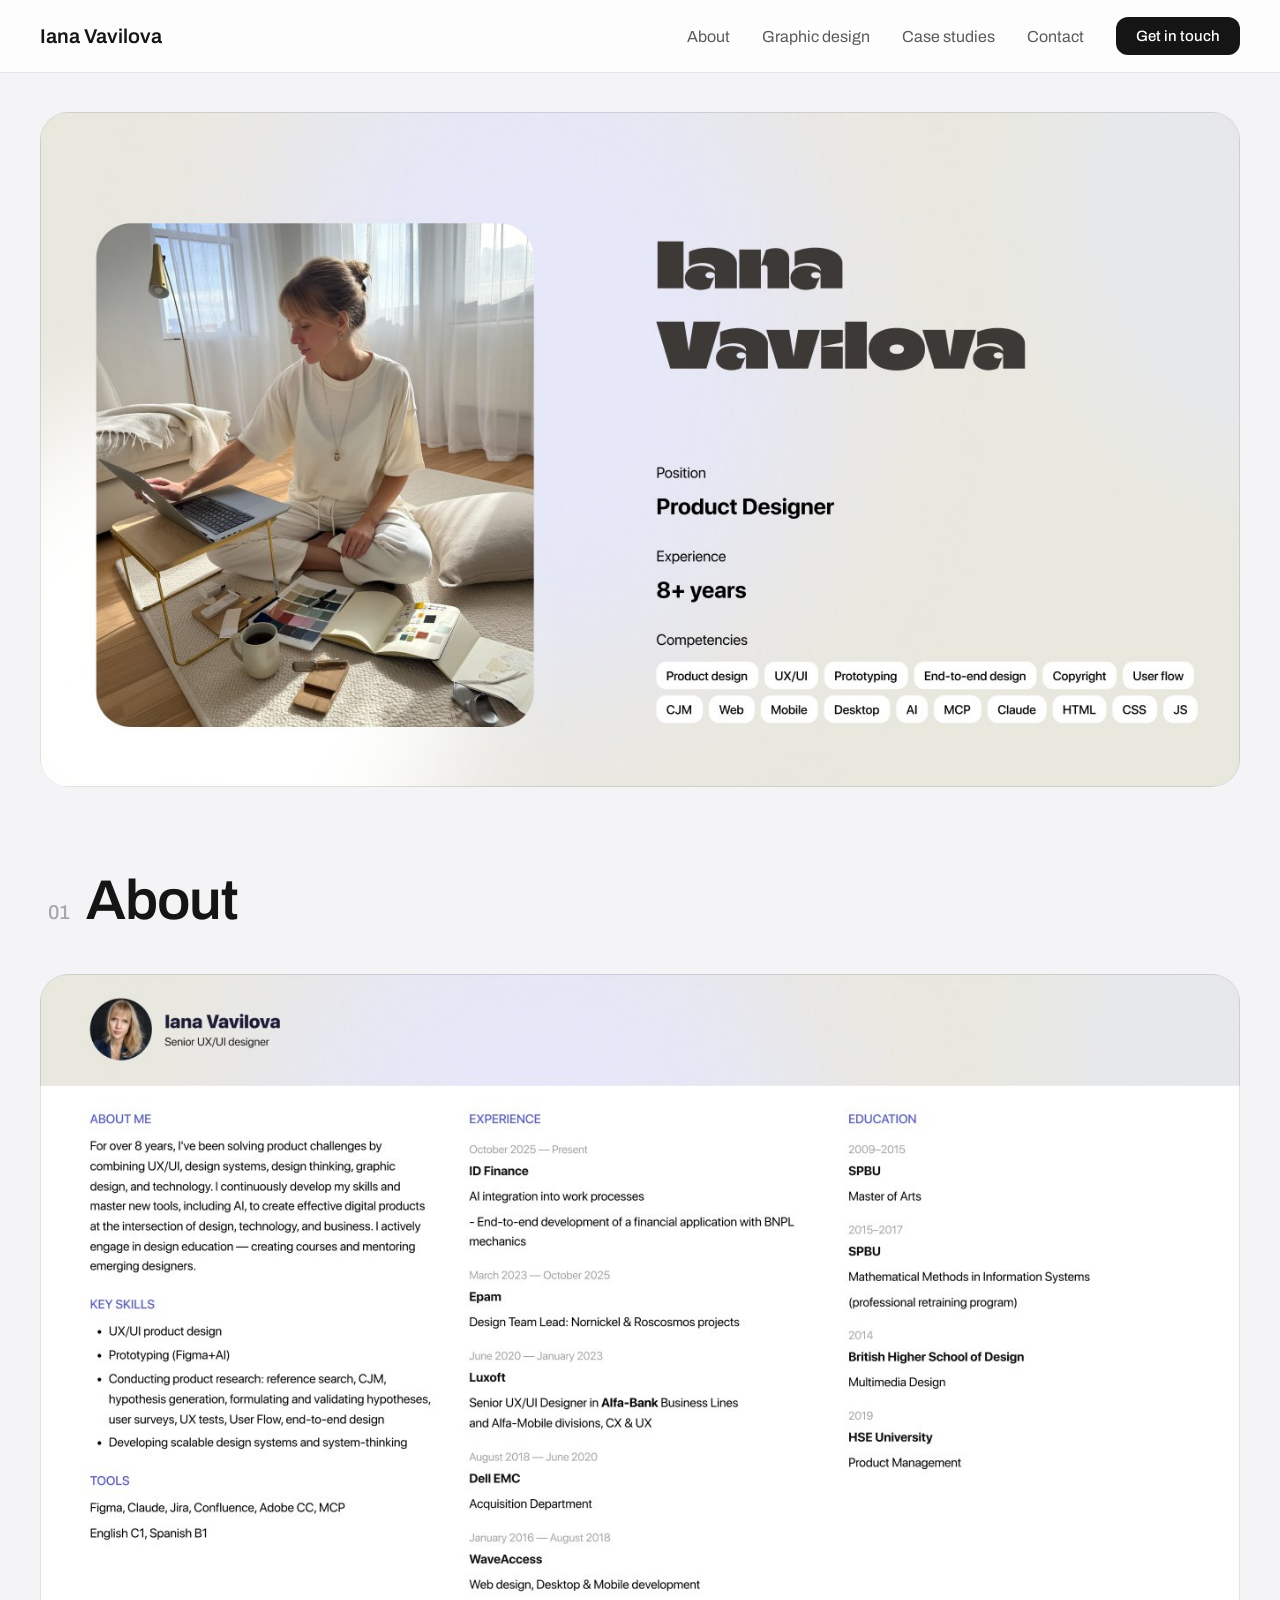
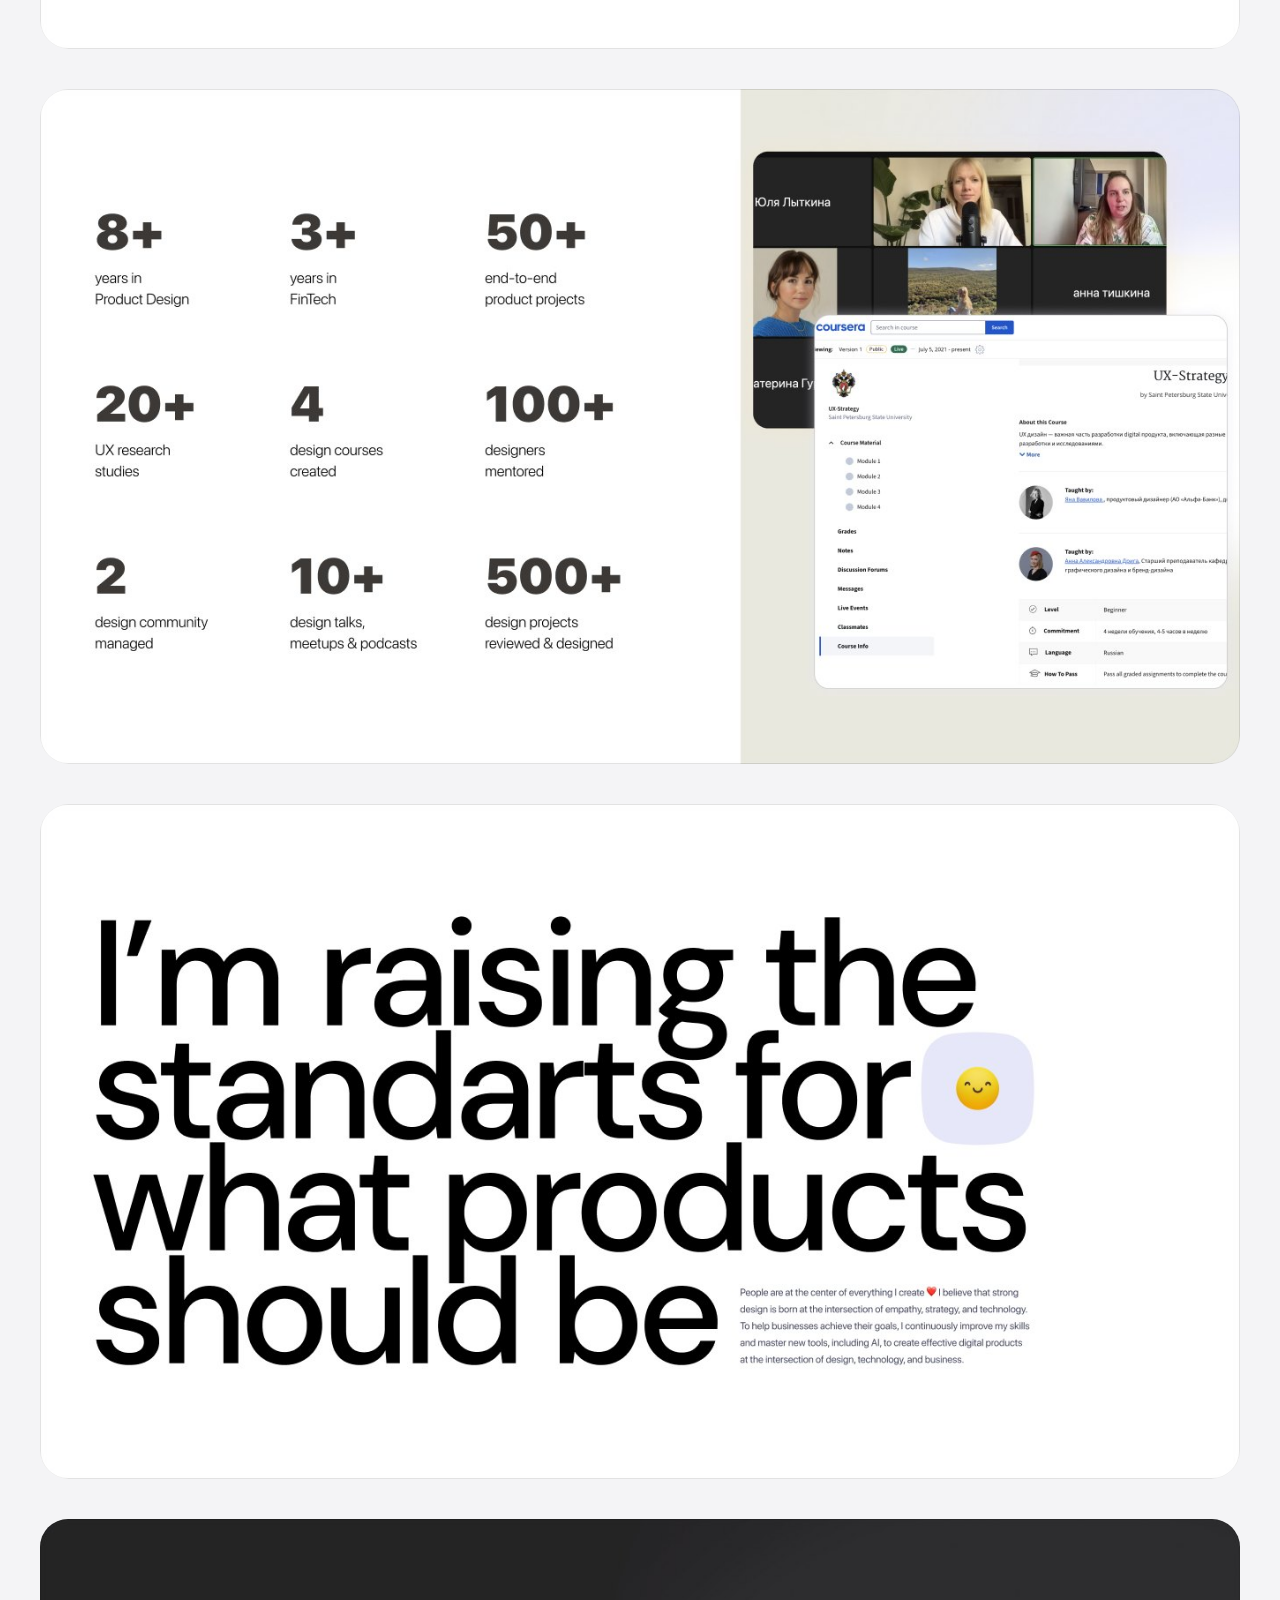
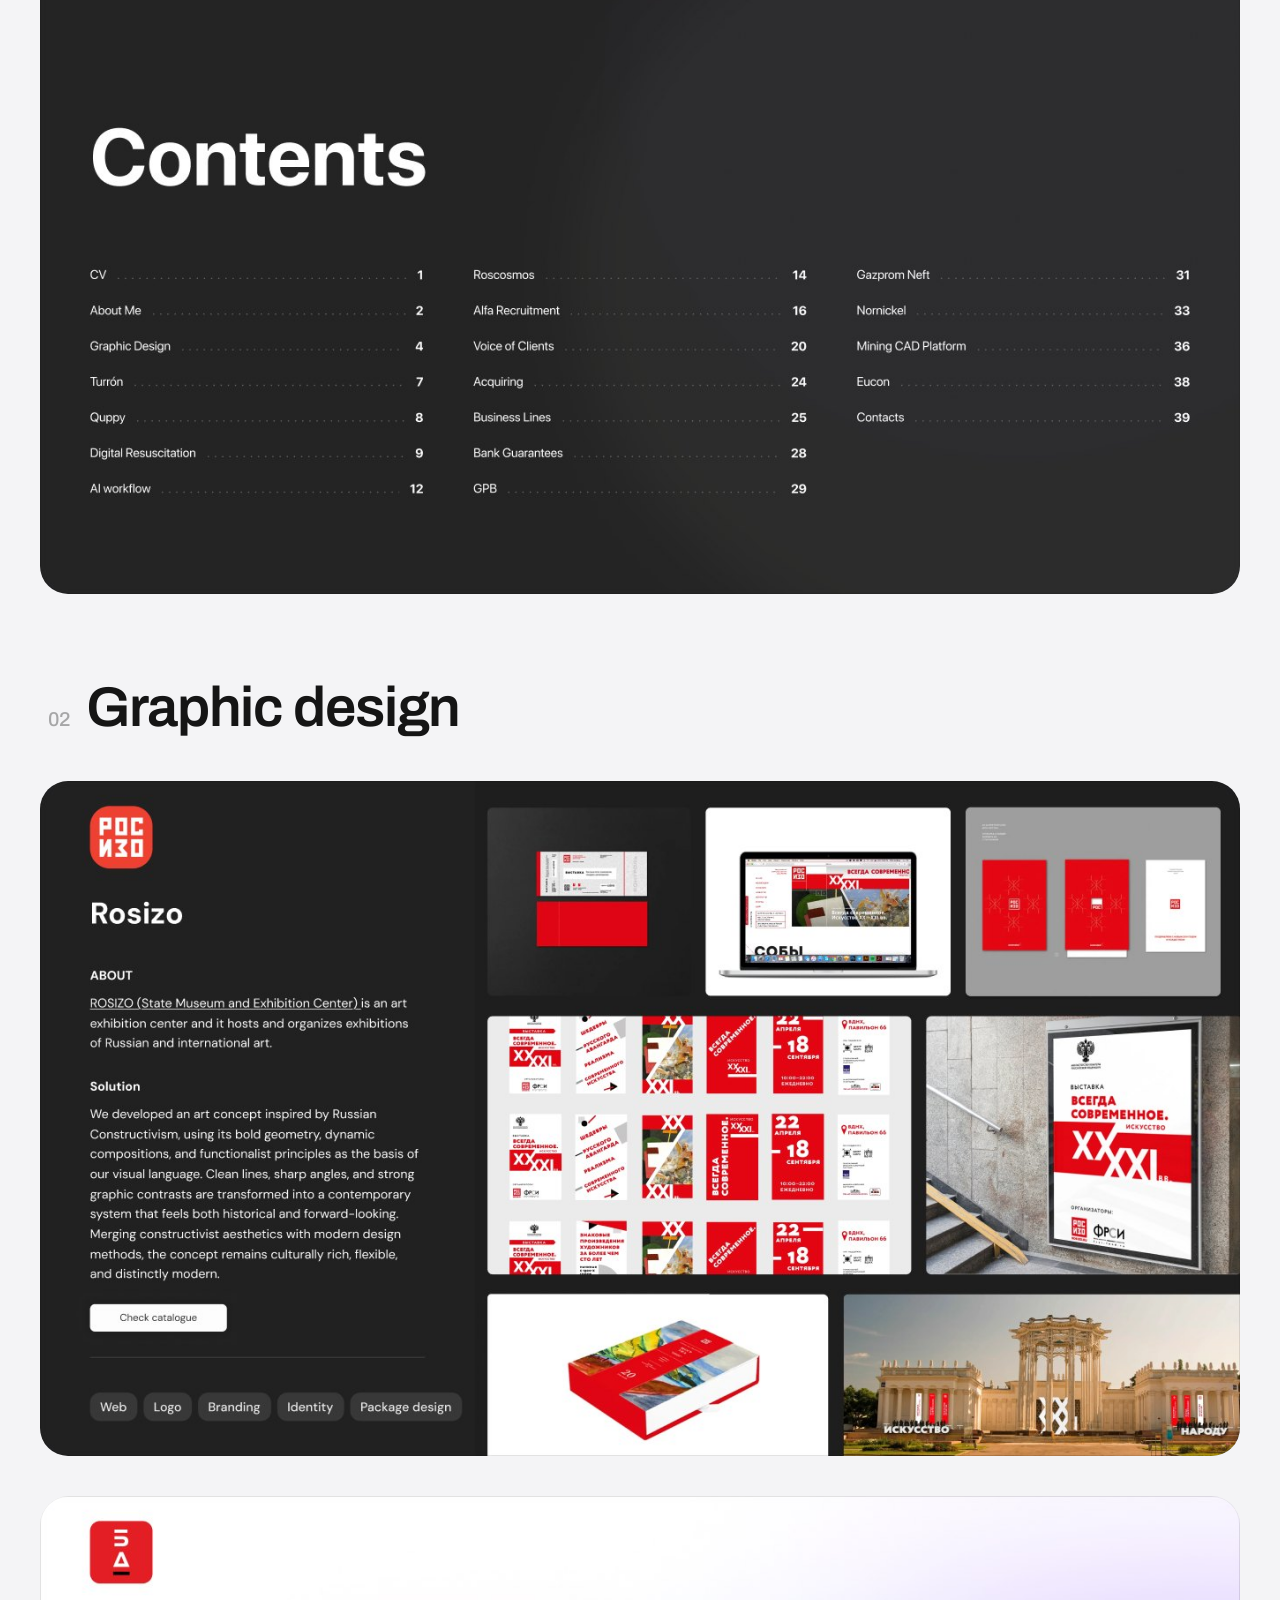
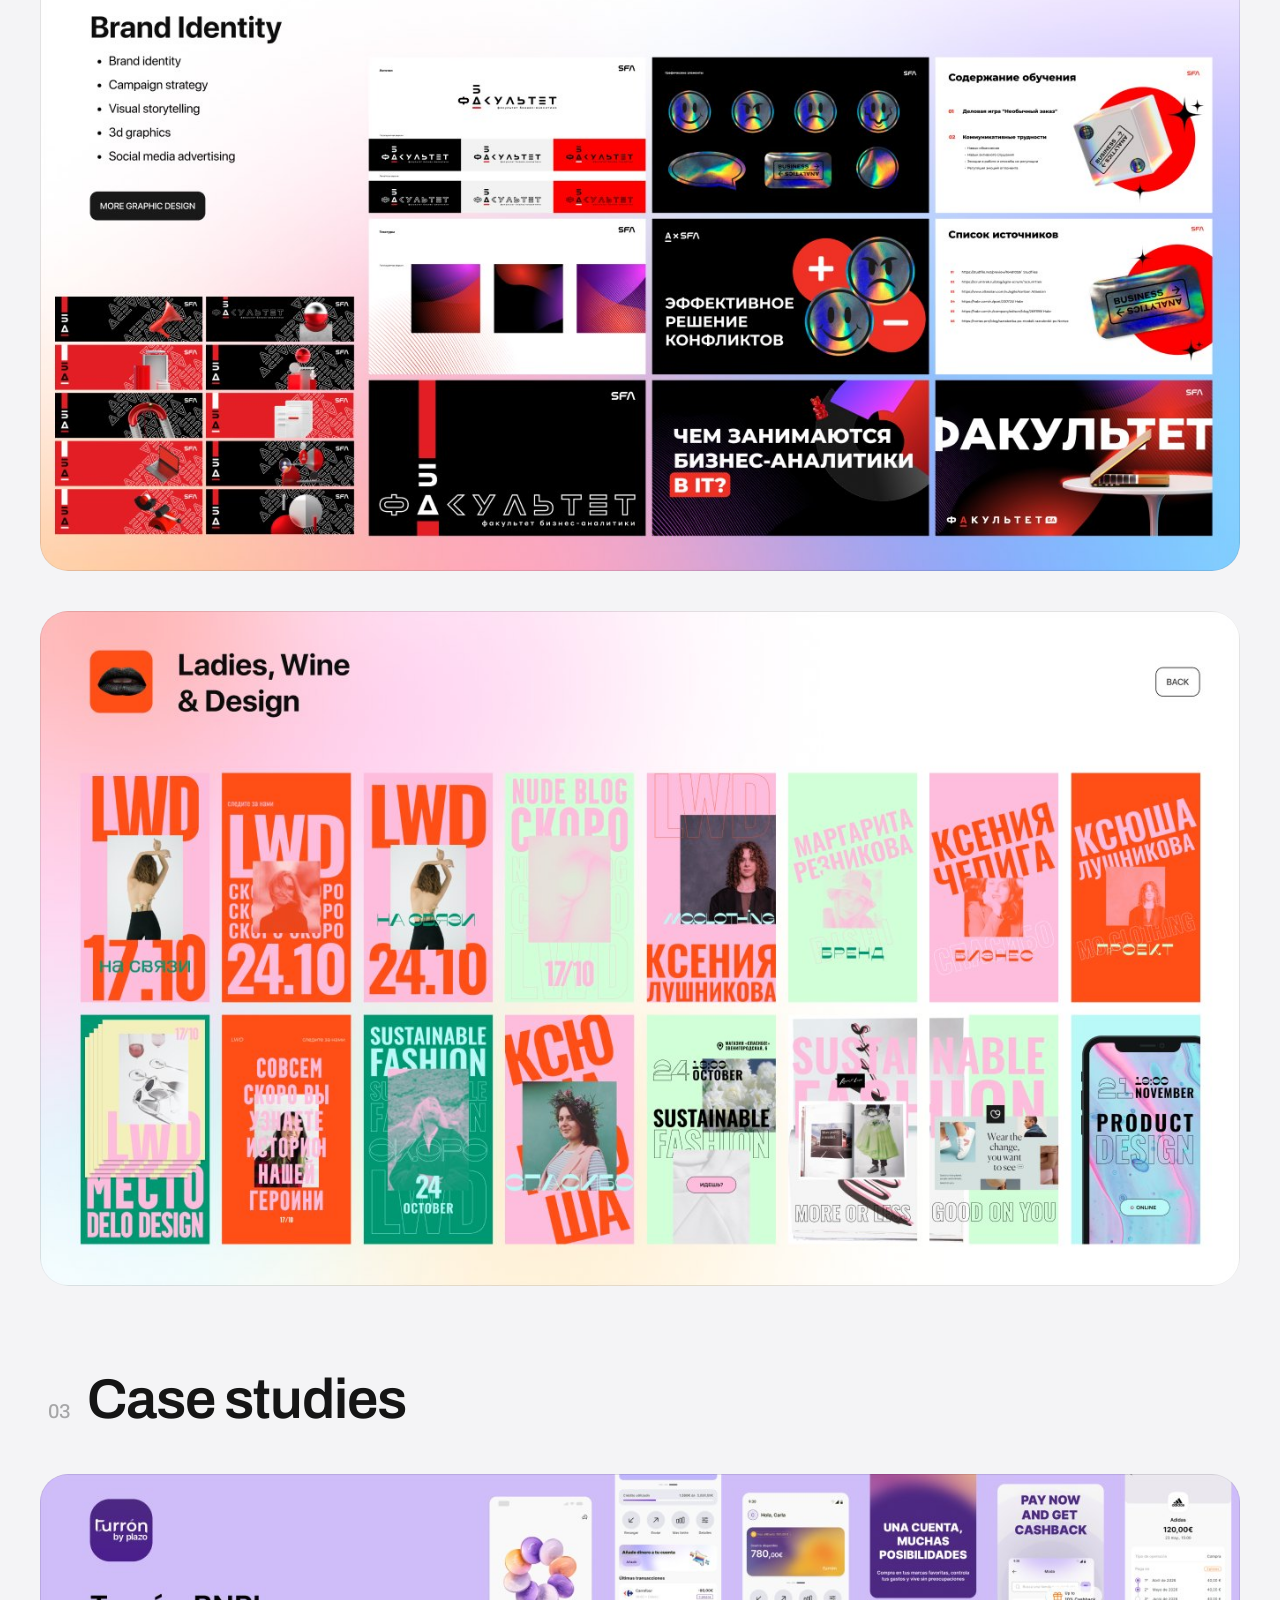
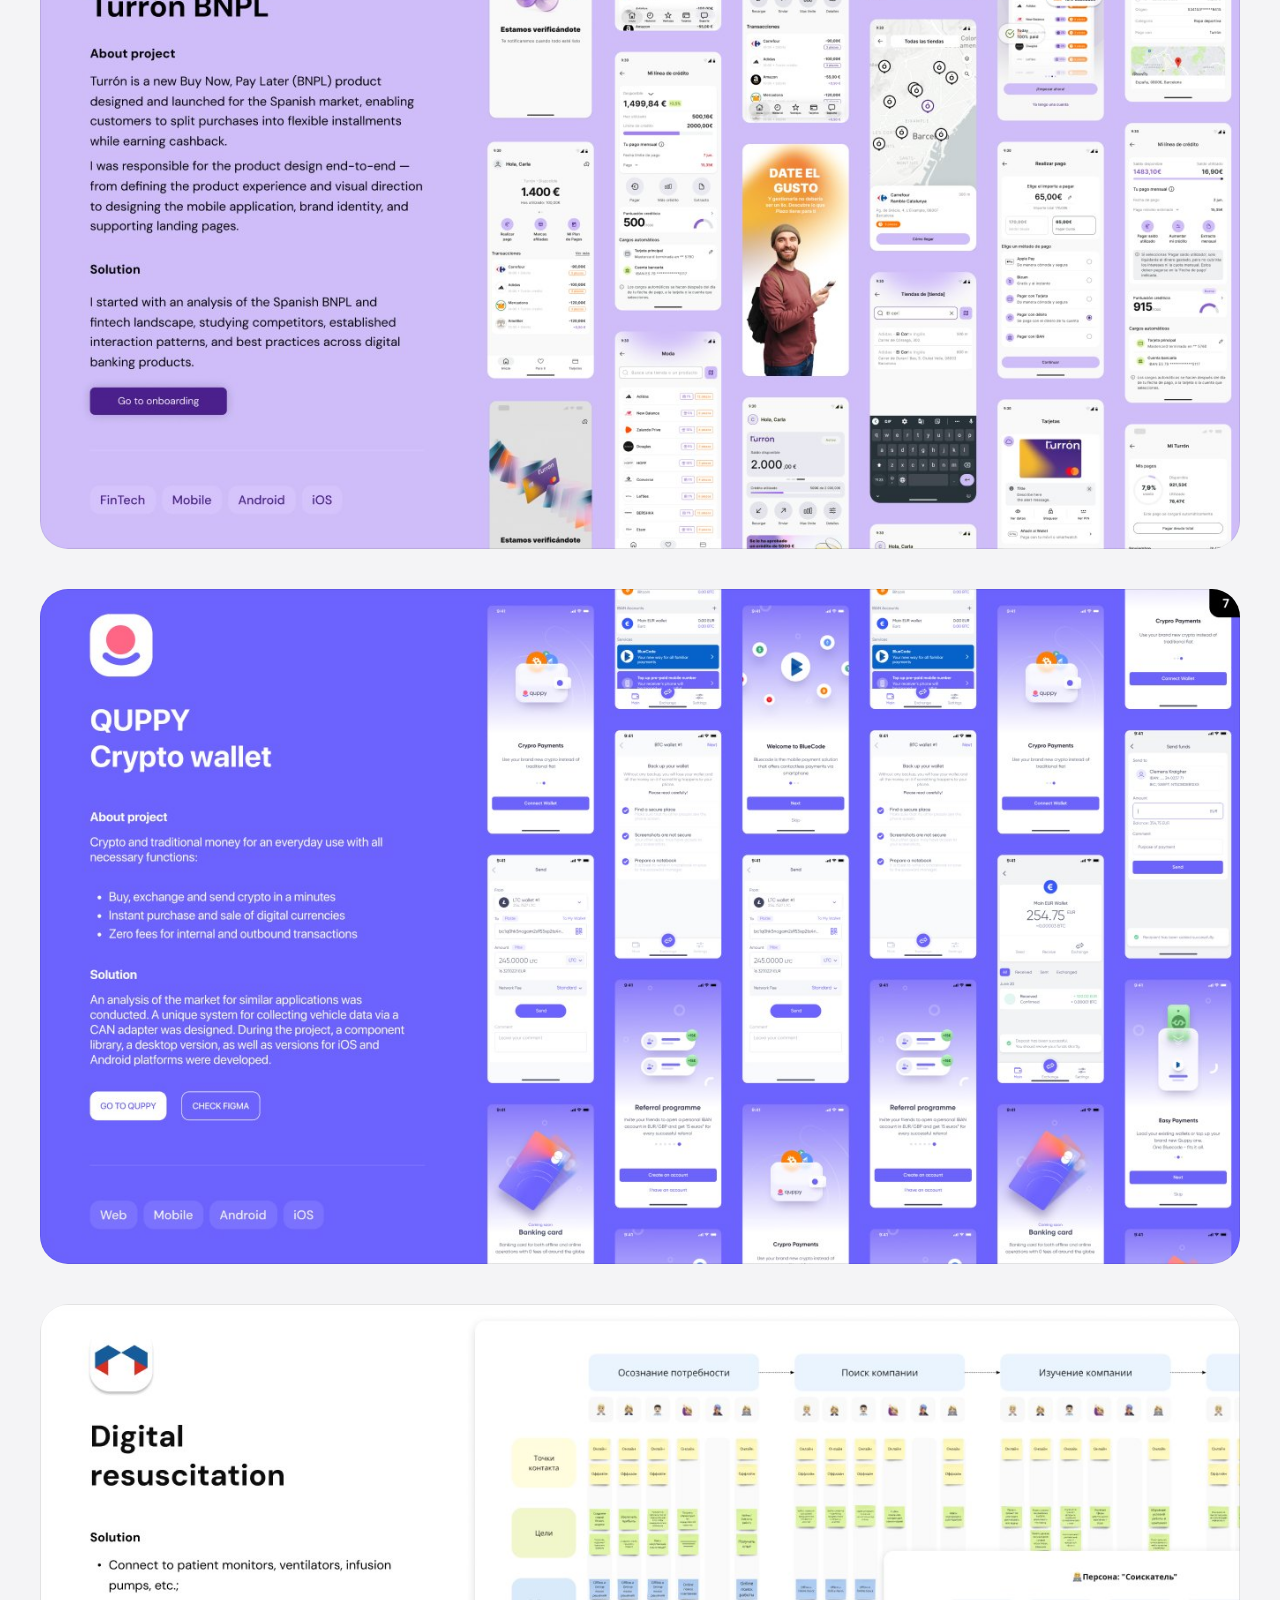
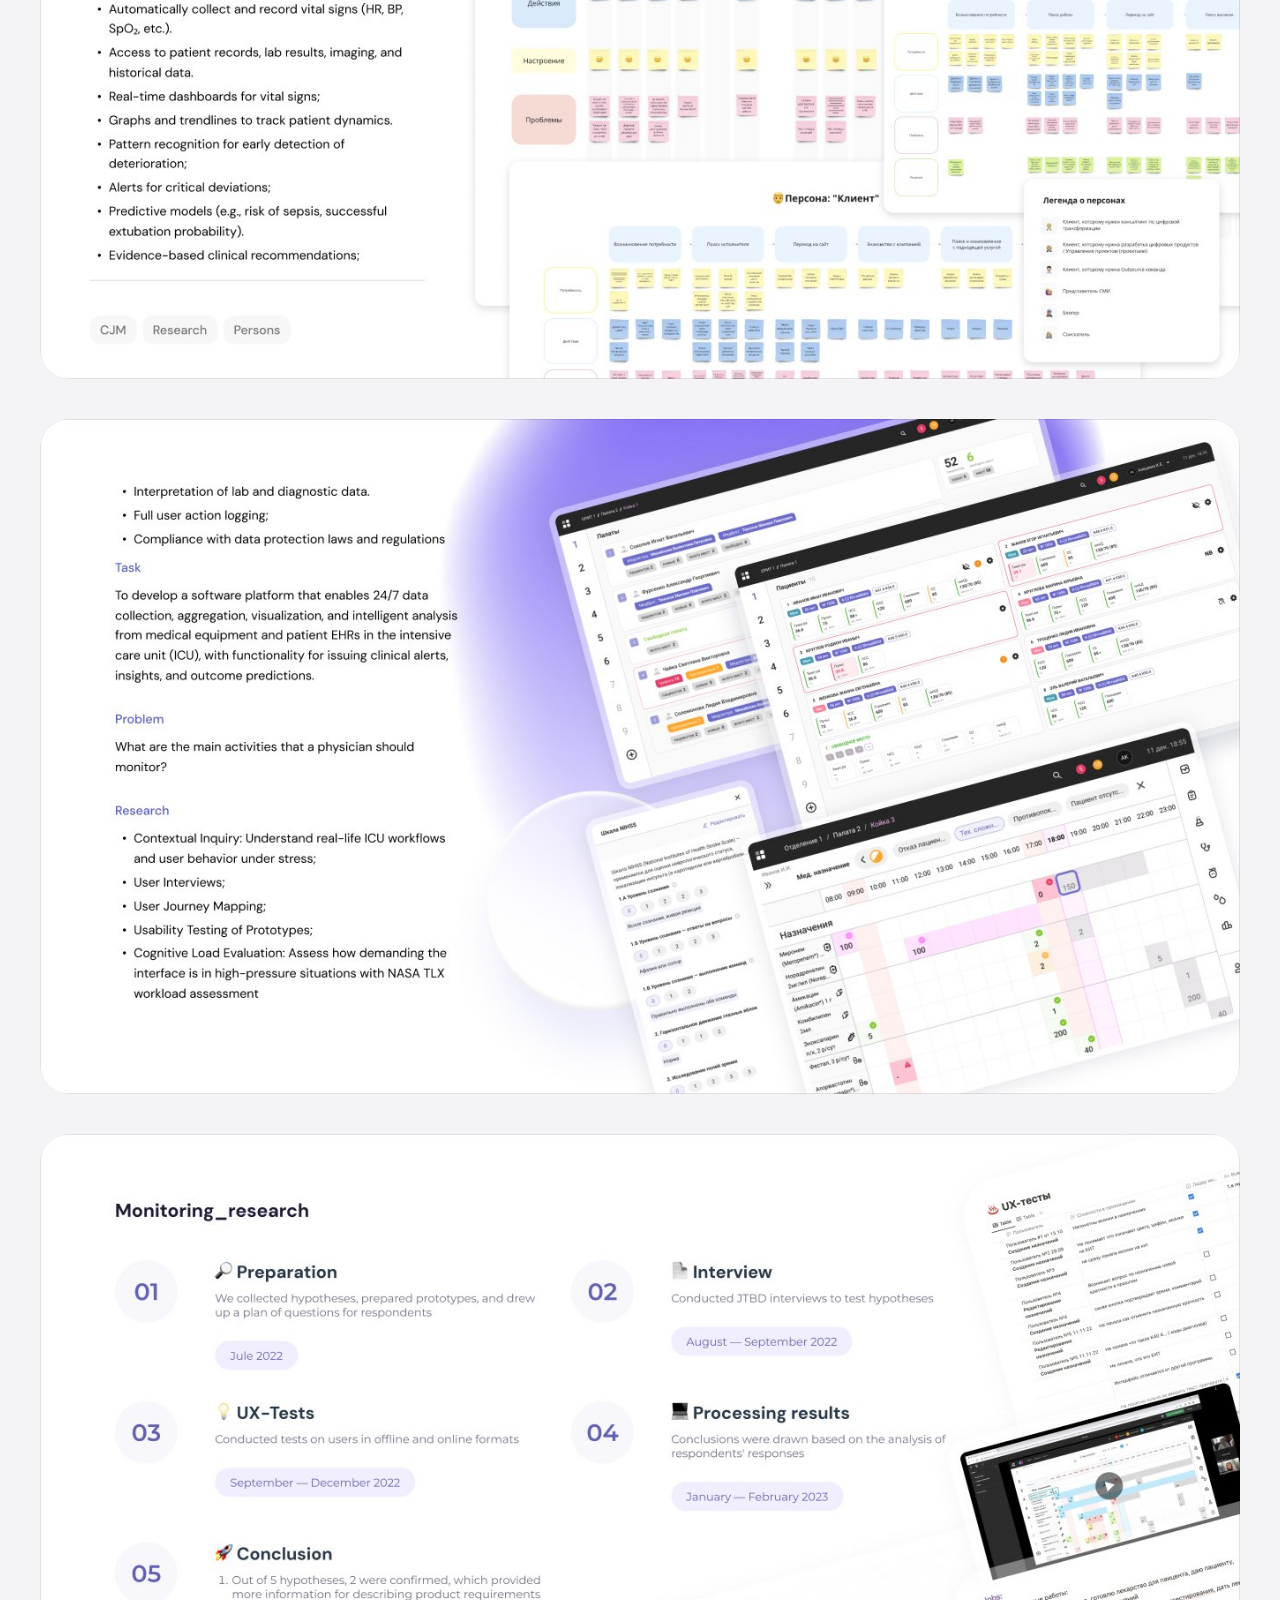
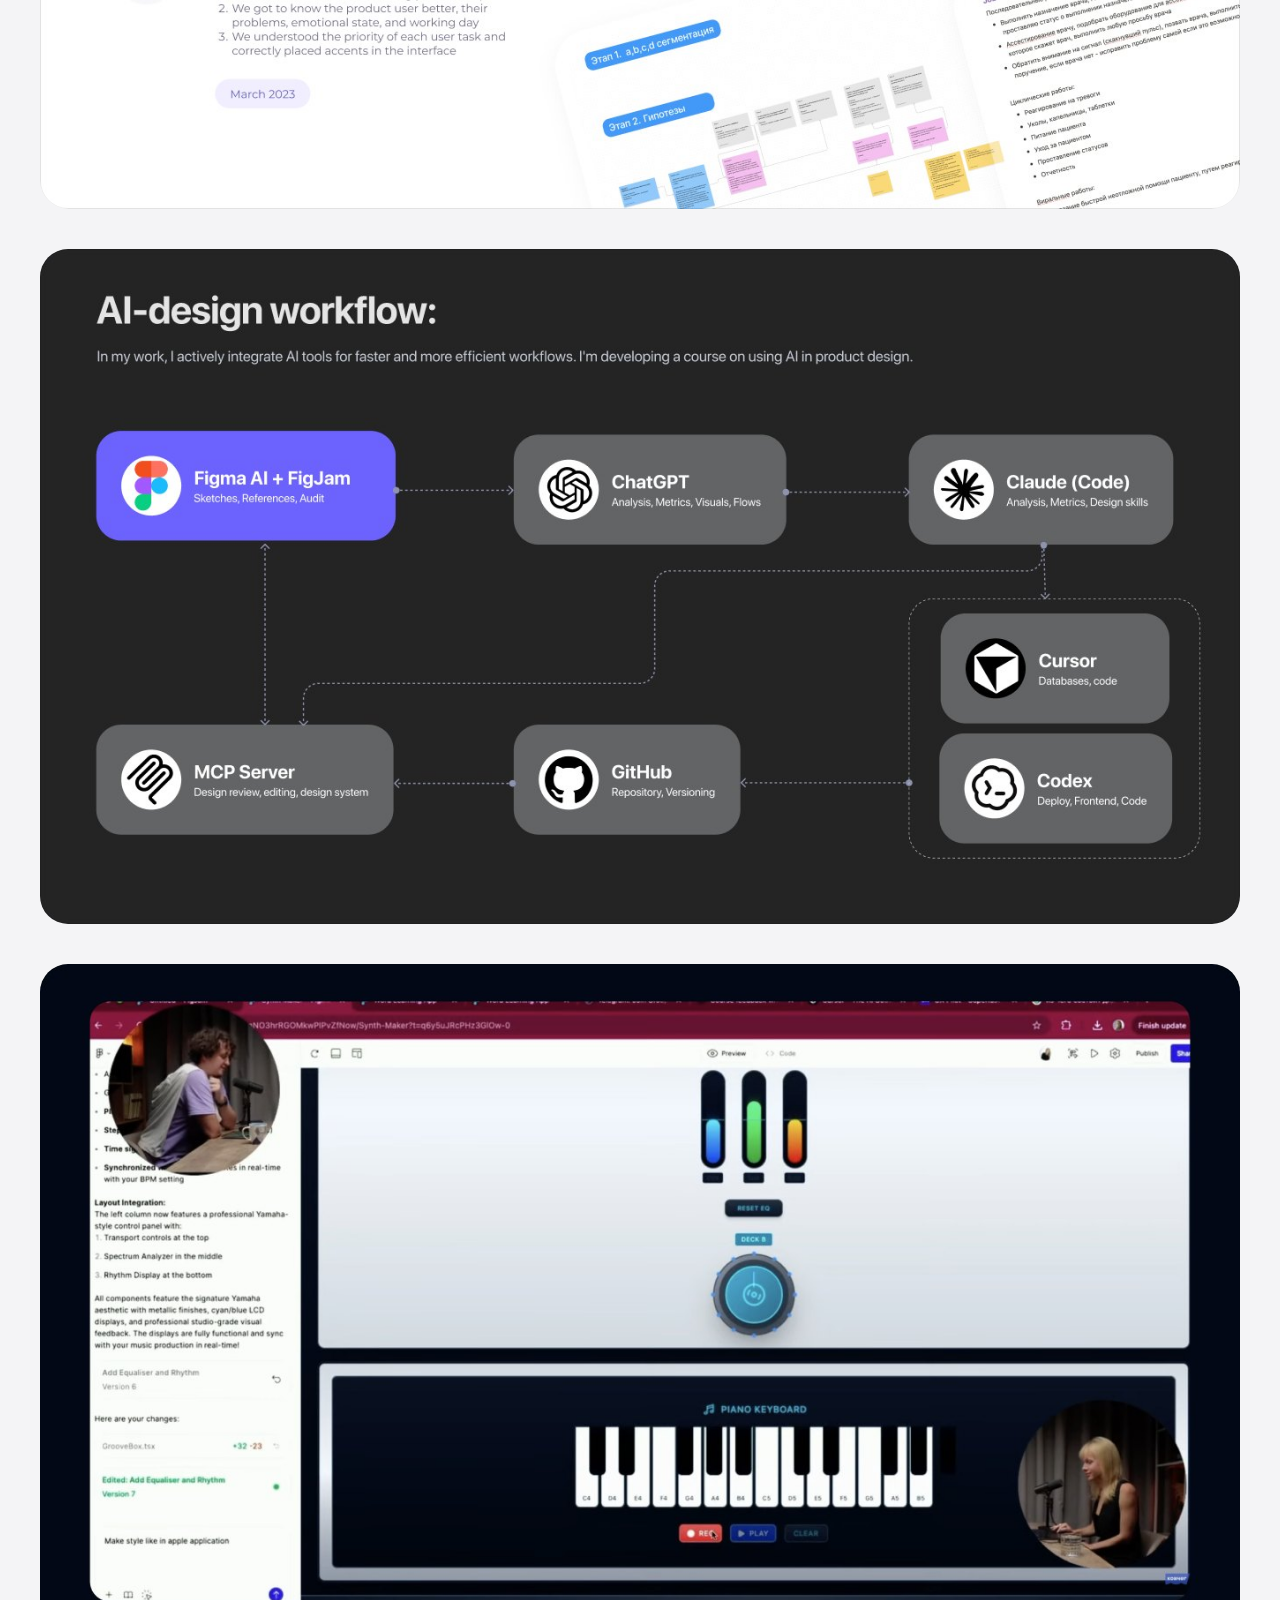
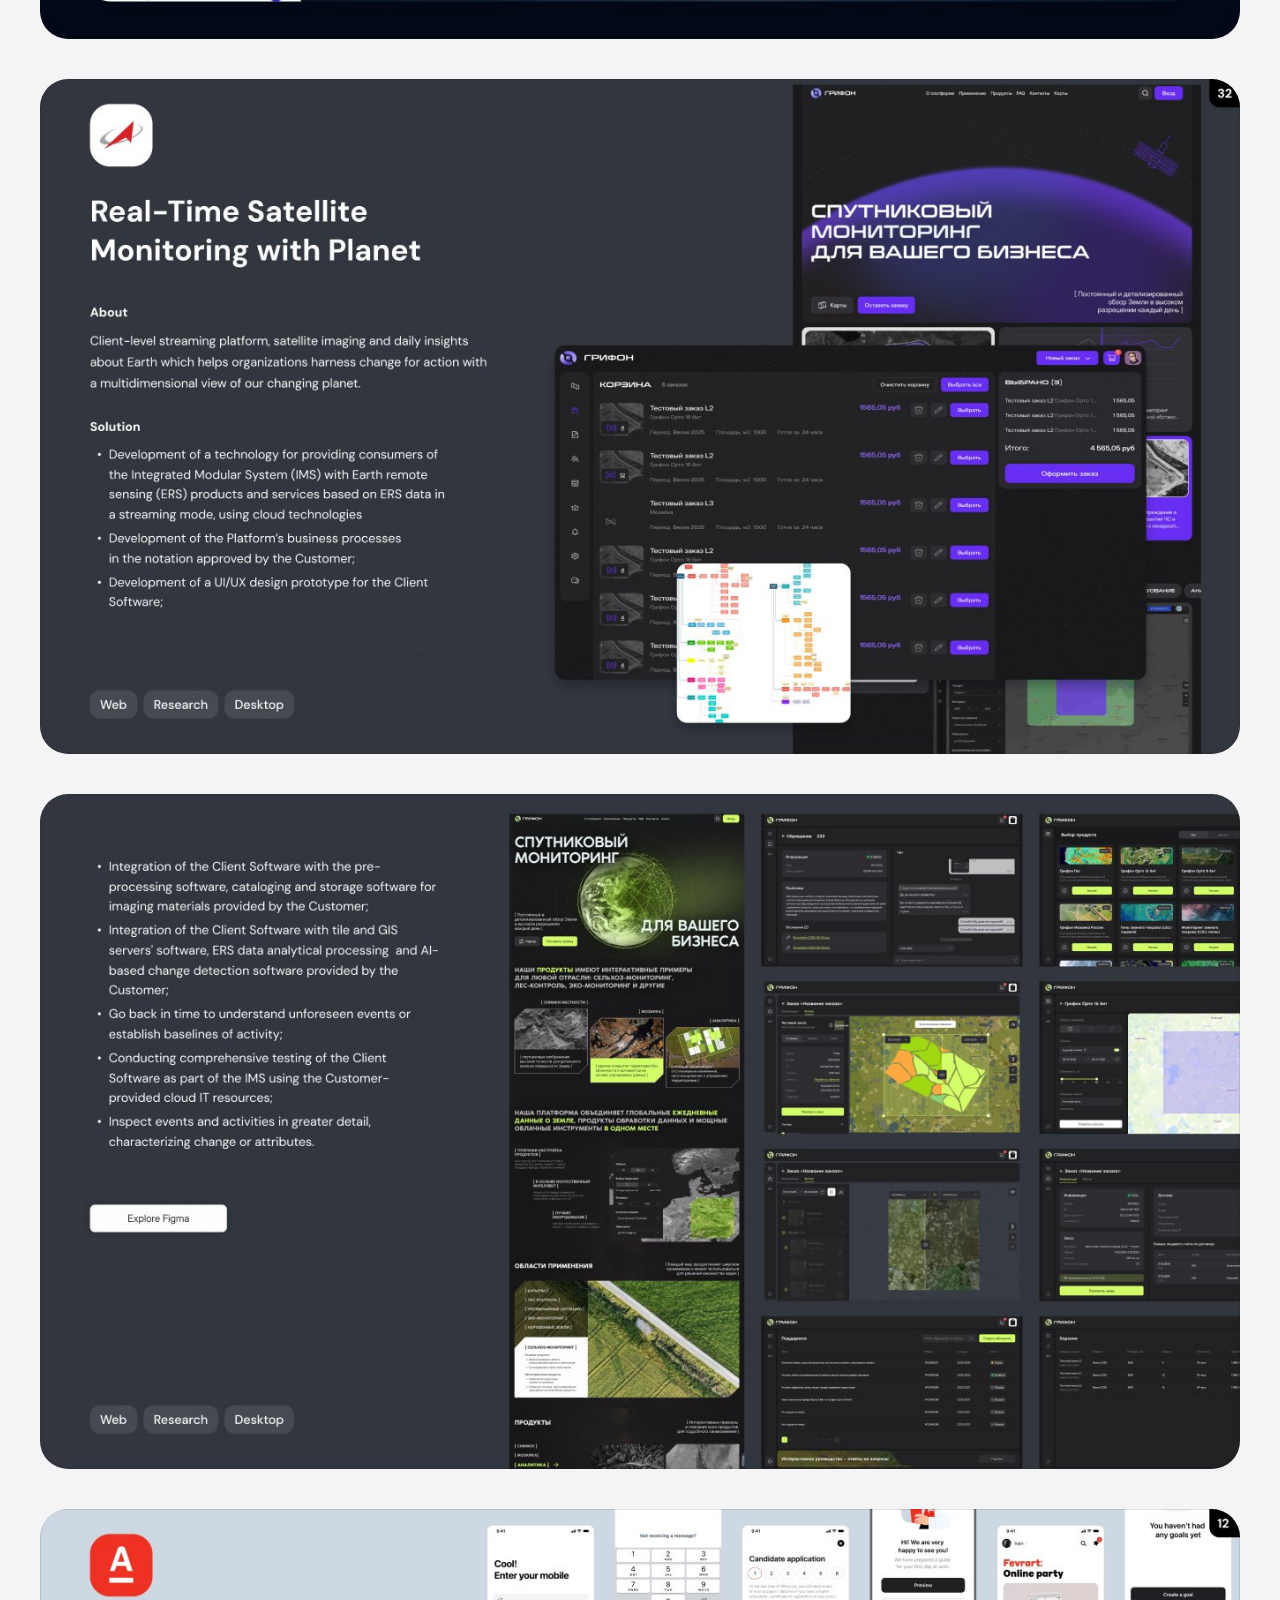
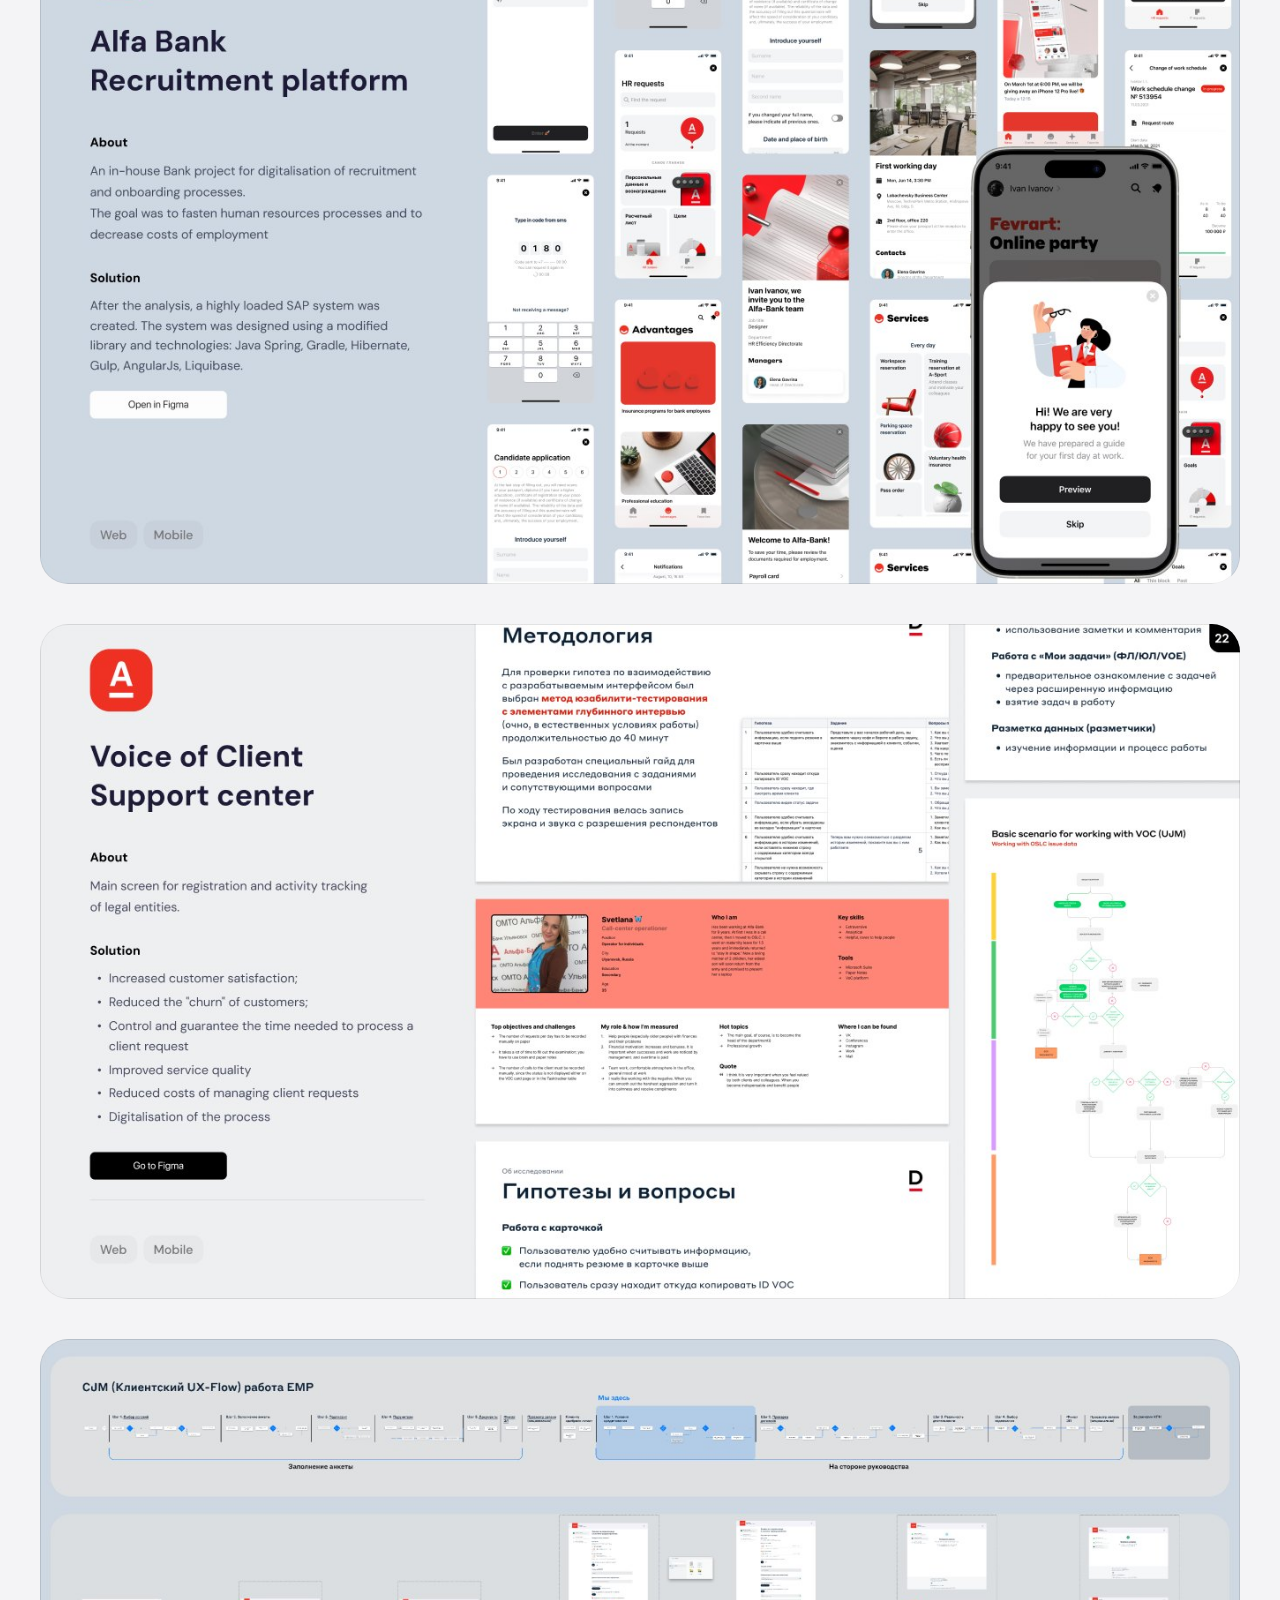
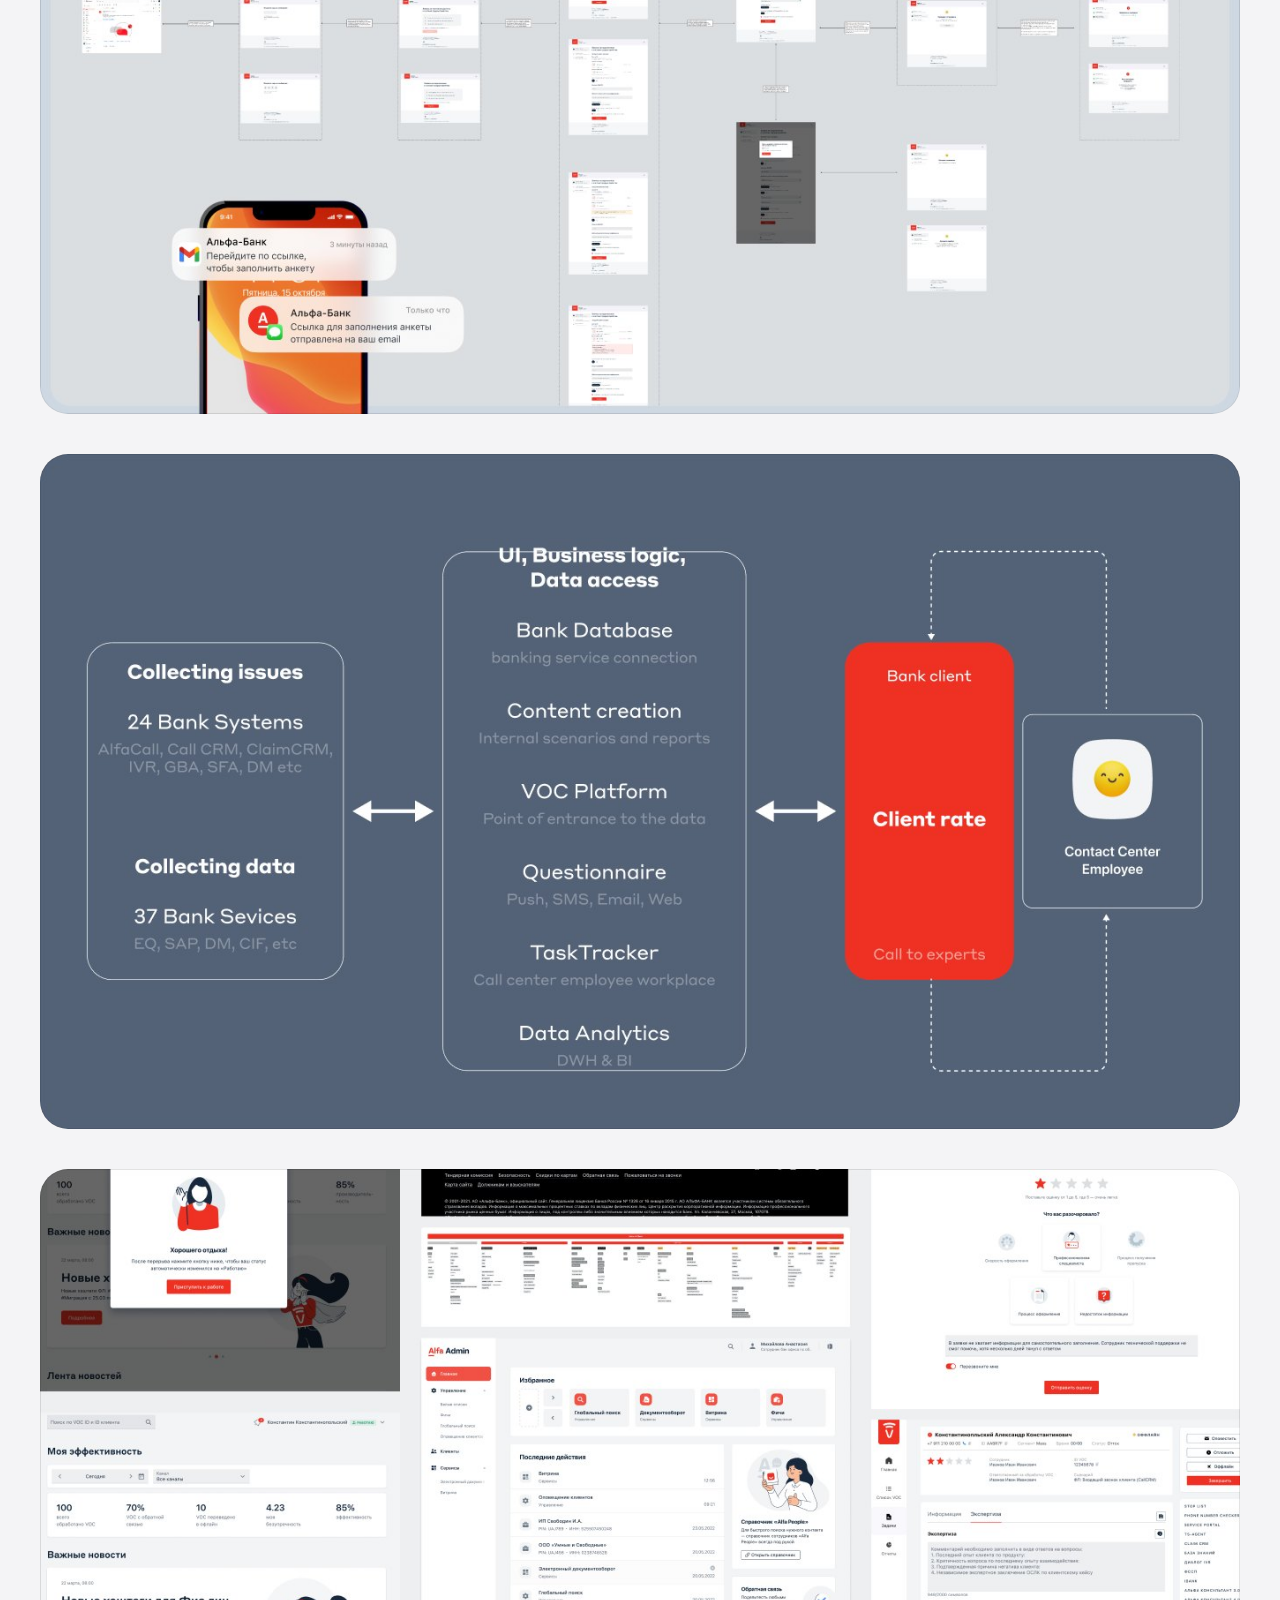
<file: presentation.html>
<!DOCTYPE html>
<html lang="en">
<head>
<meta charset="UTF-8">
<meta name="viewport" content="width=device-width, initial-scale=1.0">
<title>Iana Vavilova — Portfolio presentation</title>
<meta name="description" content="Iana Vavilova, Product Designer. Portfolio presentation: about, graphic design, case studies and contacts.">
<link rel="icon" href="favicon.ico" sizes="any">
<link rel="icon" href="assets/img/favicon.svg" type="image/svg+xml">
<link rel="icon" href="assets/img/favicon-32.png" sizes="32x32" type="image/png">
<link rel="icon" href="assets/img/favicon-16.png" sizes="16x16" type="image/png">
<link rel="apple-touch-icon" href="assets/img/apple-touch-icon.png">
<link rel="preconnect" href="https://fonts.googleapis.com">
<link rel="preconnect" href="https://fonts.gstatic.com" crossorigin>
<link href="https://fonts.googleapis.com/css2?family=Inter:wght@400;500;600;700&family=Archivo:wght@400;500;600;700&display=swap" rel="stylesheet">
<link rel="stylesheet" href="css/presentation.css">
</head>
<body class="pr-page" id="top">

<a class="pr-skip" href="#main">Skip to content</a>

<header class="pr-header">
  <a class="pr-logo" href="index.html" aria-label="Iana Vavilova — back to portfolio">Iana Vavilova</a>
  <nav class="pr-nav" aria-label="Presentation chapters">
    <a href="#about">About</a>
    <a href="#graphic-design">Graphic design</a>
    <a href="#case-studies">Case studies</a>
    <a href="#contact">Contact</a>
    <a class="pr-btn" href="#contact">Get in touch</a>
  </nav>
</header>

<main id="main" class="pr-content">
      <section class="pr-slide" id="s-00-cover">
        <img src="assets/img/presentation/00-cover.jpg" width="1360" height="765" alt="Cover — Iana Vavilova, Product Designer" decoding="async">
      </section>
      <h2 class="pr-chapter" id="about"><span class="pr-chapter__num">01</span>About</h2>
      <section class="pr-slide" id="s-01-resume">
        <img src="assets/img/presentation/01-resume.jpg" width="1360" height="765" alt="Resume" decoding="async">
      </section>
      <section class="pr-slide" id="s-02-leadership">
        <img src="assets/img/presentation/02-leadership.jpg" width="1360" height="765" alt="Leadership and numbers" loading="lazy" decoding="async">
      </section>
      <section class="pr-slide" id="s-03-mission">
        <img src="assets/img/presentation/03-mission.jpg" width="1360" height="765" alt="Mission" loading="lazy" decoding="async">
      </section>
      <section class="pr-slide" id="s-04-contents">
        <img src="assets/img/presentation/04-contents.jpg" width="1360" height="765" alt="Contents" loading="lazy" decoding="async">
        <a class="pr-hotspot" href="#s-01-resume" aria-label="CV" style="left:3.676%;top:50.719%;width:28.676%;height:3.922%"></a>
        <a class="pr-hotspot" href="#s-03-mission" aria-label="About me" style="left:3.676%;top:55.948%;width:28.676%;height:3.922%"></a>
        <a class="pr-hotspot" href="#s-05-identity" aria-label="Graphic design" style="left:3.676%;top:61.307%;width:28.676%;height:3.922%"></a>
        <a class="pr-hotspot" href="#s-08-turron" aria-label="Turrón" style="left:3.676%;top:66.536%;width:28.676%;height:3.922%"></a>
        <a class="pr-hotspot" href="#s-09-quppy" aria-label="Quppy" style="left:3.676%;top:71.765%;width:28.676%;height:3.922%"></a>
        <a class="pr-hotspot" href="#s-10-medtech-1" aria-label="Digital resuscitation" style="left:3.676%;top:77.124%;width:28.676%;height:3.922%"></a>
        <a class="pr-hotspot" href="#s-13-ai-workflow" aria-label="AI workflow" style="left:3.676%;top:82.353%;width:28.676%;height:3.922%"></a>
        <a class="pr-hotspot" href="#s-15-satellite-1" aria-label="Roscosmos" style="left:35.662%;top:50.719%;width:28.676%;height:3.922%"></a>
        <a class="pr-hotspot" href="#s-17-recruitment" aria-label="Alfa recruitment" style="left:35.662%;top:55.948%;width:28.676%;height:3.922%"></a>
        <a class="pr-hotspot" href="#s-18-voc-1" aria-label="Voice of clients" style="left:35.662%;top:61.307%;width:28.676%;height:3.922%"></a>
        <a class="pr-hotspot" href="#s-24-pos-acquiring" aria-label="Acquiring" style="left:35.662%;top:66.536%;width:28.676%;height:3.922%"></a>
        <a class="pr-hotspot" href="#s-27-web-mobile" aria-label="Business lines" style="left:35.662%;top:71.765%;width:28.676%;height:3.922%"></a>
        <a class="pr-hotspot" href="#s-31-bank-guarantees" aria-label="Bank guarantees" style="left:35.662%;top:77.124%;width:28.676%;height:3.922%"></a>
        <a class="pr-hotspot" href="#s-32-gazprom" aria-label="GPB" style="left:35.662%;top:82.353%;width:28.676%;height:3.922%"></a>
        <a class="pr-hotspot" href="#s-34-gazpromneft" aria-label="Gazprom Neft" style="left:67.647%;top:50.719%;width:28.676%;height:3.922%"></a>
        <a class="pr-hotspot" href="#s-35-nornickel" aria-label="Nornickel" style="left:67.647%;top:55.948%;width:28.676%;height:3.922%"></a>
        <a class="pr-hotspot" href="#s-37-nornickel-redesign" aria-label="Mining CAD platform" style="left:67.647%;top:61.307%;width:28.676%;height:3.922%"></a>
        <a class="pr-hotspot" href="#s-40-eucon" aria-label="Eucon" style="left:67.647%;top:66.536%;width:28.676%;height:3.922%"></a>
        <a class="pr-hotspot" href="#contact" aria-label="Contacts" style="left:67.647%;top:71.765%;width:28.676%;height:3.922%"></a>
      </section>
      <h2 class="pr-chapter" id="graphic-design"><span class="pr-chapter__num">02</span>Graphic design</h2>
      <section class="pr-slide" id="s-05-identity">
        <img src="assets/img/presentation/05-identity.jpg" width="1360" height="765" alt="Rosizo identity" loading="lazy" decoding="async">
      </section>
      <section class="pr-slide" id="s-06-graphic-design">
        <img src="assets/img/presentation/06-graphic-design.jpg" width="1360" height="765" alt="Business Analysis Faculty brand identity" loading="lazy" decoding="async">
        <a class="pr-hotspot" href="#s-07-graphic-design-lwd" aria-label="More graphic design" style="left:4.191%;top:43.791%;width:9.559%;height:4.183%"></a>
      </section>
      <section class="pr-slide" id="s-07-graphic-design-lwd">
        <img src="assets/img/presentation/07-graphic-design-lwd.jpg" width="1360" height="765" alt="Ladies, Wine &amp; Design" loading="lazy" decoding="async">
        <a class="pr-hotspot" href="#s-06-graphic-design" aria-label="Back" style="left:92.941%;top:8.366%;width:3.750%;height:4.183%"></a>
      </section>
      <h2 class="pr-chapter" id="case-studies"><span class="pr-chapter__num">03</span>Case studies</h2>
      <section class="pr-slide" id="s-08-turron">
        <img src="assets/img/presentation/08-turron.jpg" width="1360" height="765" alt="Turrón BNPL" loading="lazy" decoding="async">
        <a class="pr-hotspot" href="case-studies/turron.html" aria-label="Open the Turrón case study" style="left:4.191%;top:76.078%;width:11.397%;height:3.922%"></a>
      </section>
      <section class="pr-slide" id="s-09-quppy">
        <img src="assets/img/presentation/09-quppy.jpg" width="1360" height="765" alt="Quppy crypto wallet" loading="lazy" decoding="async">
        <a class="pr-hotspot" href="case-studies/quppy.html" aria-label="Open the Quppy case study" style="left:4.191%;top:74.510%;width:6.324%;height:4.052%"></a>
      </section>
      <section class="pr-slide" id="s-10-medtech-1">
        <img src="assets/img/presentation/10-medtech-1.jpg" width="1360" height="765" alt="Digital resuscitation" loading="lazy" decoding="async">
      </section>
      <section class="pr-slide" id="s-11-medtech-2">
        <img src="assets/img/presentation/11-medtech-2.jpg" width="1360" height="765" alt="Digital resuscitation — task and research" loading="lazy" decoding="async">
      </section>
      <section class="pr-slide" id="s-12-medtech-3">
        <img src="assets/img/presentation/12-medtech-3.jpg" width="1360" height="765" alt="Digital resuscitation — monitoring research" loading="lazy" decoding="async">
      </section>
      <section class="pr-slide" id="s-13-ai-workflow">
        <img src="assets/img/presentation/13-ai-workflow.jpg" width="1360" height="765" alt="AI-design workflow" loading="lazy" decoding="async">
      </section>
      <section class="pr-slide" id="s-14-ai-course">
        <img src="assets/img/presentation/14-ai-course.jpg" width="1360" height="765" alt="AI in product design course" loading="lazy" decoding="async">
      </section>
      <section class="pr-slide" id="s-15-satellite-1">
        <img src="assets/img/presentation/15-satellite-1.jpg" width="1360" height="765" alt="Real-time satellite monitoring" loading="lazy" decoding="async">
      </section>
      <section class="pr-slide" id="s-16-satellite-2">
        <img src="assets/img/presentation/16-satellite-2.jpg" width="1360" height="765" alt="Satellite monitoring — integrations" loading="lazy" decoding="async">
        <a class="pr-hotspot" href="case-studies/space-data.html" aria-label="Open the satellite monitoring case study" style="left:4.191%;top:60.784%;width:11.397%;height:4.052%"></a>
      </section>
      <section class="pr-slide" id="s-17-recruitment">
        <img src="assets/img/presentation/17-recruitment.jpg" width="1360" height="765" alt="Alfa Bank recruitment platform" loading="lazy" decoding="async">
        <a class="pr-hotspot" href="case-studies/alfa-emp.html" aria-label="Open the recruitment platform case study" style="left:4.191%;top:71.373%;width:11.397%;height:4.052%"></a>
      </section>
      <section class="pr-slide" id="s-18-voc-1">
        <img src="assets/img/presentation/18-voc-1.jpg" width="1360" height="765" alt="Voice of Client support center" loading="lazy" decoding="async">
        <a class="pr-hotspot" href="case-studies/alfa-voc.html" aria-label="Open the Voice of Client case study" style="left:4.191%;top:78.170%;width:11.397%;height:4.052%"></a>
      </section>
      <section class="pr-slide" id="s-19-voc-2">
        <img src="assets/img/presentation/19-voc-2.jpg" width="1360" height="765" alt="EMP client UX flow" loading="lazy" decoding="async">
      </section>
      <section class="pr-slide" id="s-20-voc-3">
        <img src="assets/img/presentation/20-voc-3.jpg" width="1360" height="765" alt="VOC platform architecture" loading="lazy" decoding="async">
      </section>
      <section class="pr-slide" id="s-21-voc-4">
        <img src="assets/img/presentation/21-voc-4.jpg" width="1360" height="765" alt="VOC screens" loading="lazy" decoding="async">
      </section>
      <section class="pr-slide" id="s-22-pos">
        <img src="assets/img/presentation/22-pos.jpg" width="1360" height="765" alt="Alfa Bank POS solutions" loading="lazy" decoding="async">
      </section>
      <section class="pr-slide" id="s-23-pos-stats">
        <img src="assets/img/presentation/23-pos-stats.jpg" width="1360" height="765" alt="POS users" loading="lazy" decoding="async">
      </section>
      <section class="pr-slide" id="s-24-pos-acquiring">
        <img src="assets/img/presentation/24-pos-acquiring.jpg" width="1360" height="765" alt="Merchant acquiring" loading="lazy" decoding="async">
      </section>
      <section class="pr-slide" id="s-25-acquiring-1">
        <img src="assets/img/presentation/25-acquiring-1.jpg" width="1360" height="765" alt="Acquiring screens" loading="lazy" decoding="async">
      </section>
      <section class="pr-slide" id="s-26-acquiring-2">
        <img src="assets/img/presentation/26-acquiring-2.jpg" width="1360" height="765" alt="Acquiring documents" loading="lazy" decoding="async">
      </section>
      <section class="pr-slide" id="s-27-web-mobile">
        <img src="assets/img/presentation/27-web-mobile.jpg" width="1360" height="765" alt="Internet bank web and mobile" loading="lazy" decoding="async">
      </section>
      <section class="pr-slide" id="s-28-mobile">
        <img src="assets/img/presentation/28-mobile.jpg" width="1360" height="765" alt="Internet bank mobile" loading="lazy" decoding="async">
      </section>
      <section class="pr-slide" id="s-29-business-lines-1">
        <img src="assets/img/presentation/29-business-lines-1.jpg" width="1360" height="765" alt="Alfa Bank business lines" loading="lazy" decoding="async">
      </section>
      <section class="pr-slide" id="s-30-business-lines-2">
        <img src="assets/img/presentation/30-business-lines-2.jpg" width="1360" height="765" alt="Business lines mobile flows" loading="lazy" decoding="async">
      </section>
      <section class="pr-slide" id="s-31-bank-guarantees">
        <img src="assets/img/presentation/31-bank-guarantees.jpg" width="1360" height="765" alt="Lighthouse bank guarantees" loading="lazy" decoding="async">
        <a class="pr-hotspot" href="case-studies/bank-guarantees.html" aria-label="Open the bank guarantees case study" style="left:4.191%;top:82.614%;width:11.397%;height:4.052%"></a>
      </section>
      <section class="pr-slide" id="s-32-gazprom">
        <img src="assets/img/presentation/32-gazprom.jpg" width="1360" height="765" alt="Gazprom online banking" loading="lazy" decoding="async">
      </section>
      <section class="pr-slide" id="s-33-banka-ds">
        <img src="assets/img/presentation/33-banka-ds.jpg" width="1360" height="765" alt="Banka design system" loading="lazy" decoding="async">
        <a class="pr-hotspot" href="case-studies/bank-guarantees.html" aria-label="Open the Banka design system case study" style="left:4.191%;top:61.307%;width:11.397%;height:4.052%"></a>
      </section>
      <section class="pr-slide" id="s-34-gazpromneft">
        <img src="assets/img/presentation/34-gazpromneft.jpg" width="1360" height="765" alt="Gazprom Neft monitoring system" loading="lazy" decoding="async">
      </section>
      <section class="pr-slide" id="s-35-nornickel">
        <img src="assets/img/presentation/35-nornickel.jpg" width="1360" height="765" alt="Nornickel mining platform" loading="lazy" decoding="async">
      </section>
      <section class="pr-slide" id="s-36-team-lead">
        <img src="assets/img/presentation/36-team-lead.jpg" width="1360" height="765" alt="Product design team lead" loading="lazy" decoding="async">
      </section>
      <section class="pr-slide" id="s-37-nornickel-redesign">
        <img src="assets/img/presentation/37-nornickel-redesign.jpg" width="1360" height="765" alt="Nornickel redesign" loading="lazy" decoding="async">
        <a class="pr-hotspot" href="case-studies/nornickel.html" aria-label="Open the Nornickel case study" style="left:6.250%;top:53.987%;width:6.029%;height:4.183%"></a>
      </section>
      <section class="pr-slide" id="s-38-nornickel-details">
        <img src="assets/img/presentation/38-nornickel-details.jpg" width="1360" height="765" alt="Nornickel tablet and monitor" loading="lazy" decoding="async">
        <a class="pr-hotspot" href="case-studies/nornickel-tablet.html" aria-label="Open the Nornickel tablet case study" style="left:4.191%;top:58.170%;width:6.544%;height:4.183%"></a>
      </section>
      <section class="pr-slide" id="s-39-nornickel-screens">
        <img src="assets/img/presentation/39-nornickel-screens.jpg" width="1360" height="765" alt="Nornickel tablet screens" loading="lazy" decoding="async">
      </section>
      <section class="pr-slide" id="s-40-eucon">
        <img src="assets/img/presentation/40-eucon.jpg" width="1360" height="765" alt="Eucon automotive industry" loading="lazy" decoding="async">
      </section>
      <h2 class="pr-chapter" id="contact"><span class="pr-chapter__num">04</span>Contact</h2>
      <section class="pr-slide" id="s-41-contact">
        <img src="assets/img/presentation/41-contact.jpg" width="1360" height="765" alt="Let&#x27;s stay in touch" loading="lazy" decoding="async">
        <a class="pr-hotspot" href="https://wa.me/34607944458" target="_blank" rel="noopener" aria-label="WhatsApp +34 607 944 458" style="left:35.956%;top:45.882%;width:28.088%;height:40.000%"></a>
        <a class="pr-hotspot" href="mailto:vavilovaiana@gmail.com" aria-label="Email vavilovaiana@gmail.com" style="left:68.235%;top:45.882%;width:28.088%;height:40.000%"></a>
      </section>
</main>

<footer class="pr-footer">
  <span>© 2026 Iana Vavilova · Product Designer</span>
  <a href="#top">Back to top ↑</a>
</footer>

</body>
</html>
</file>
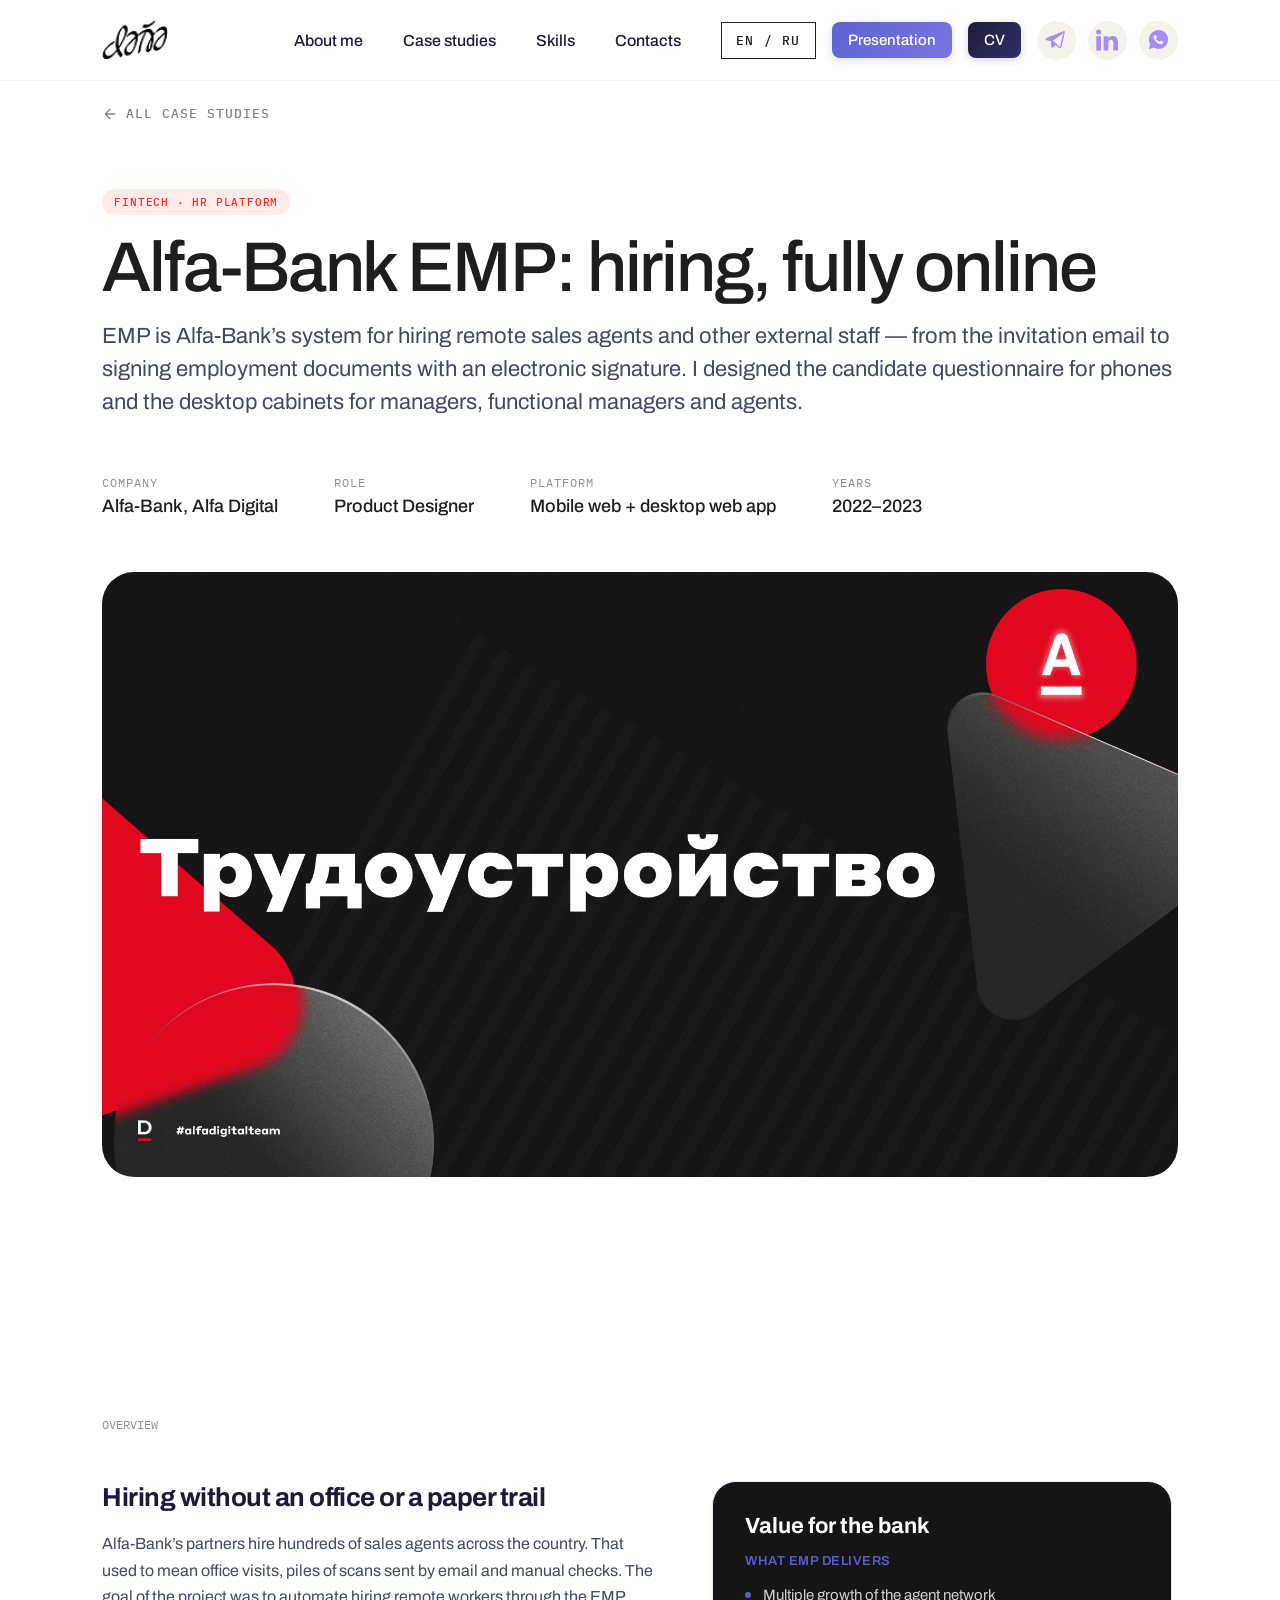
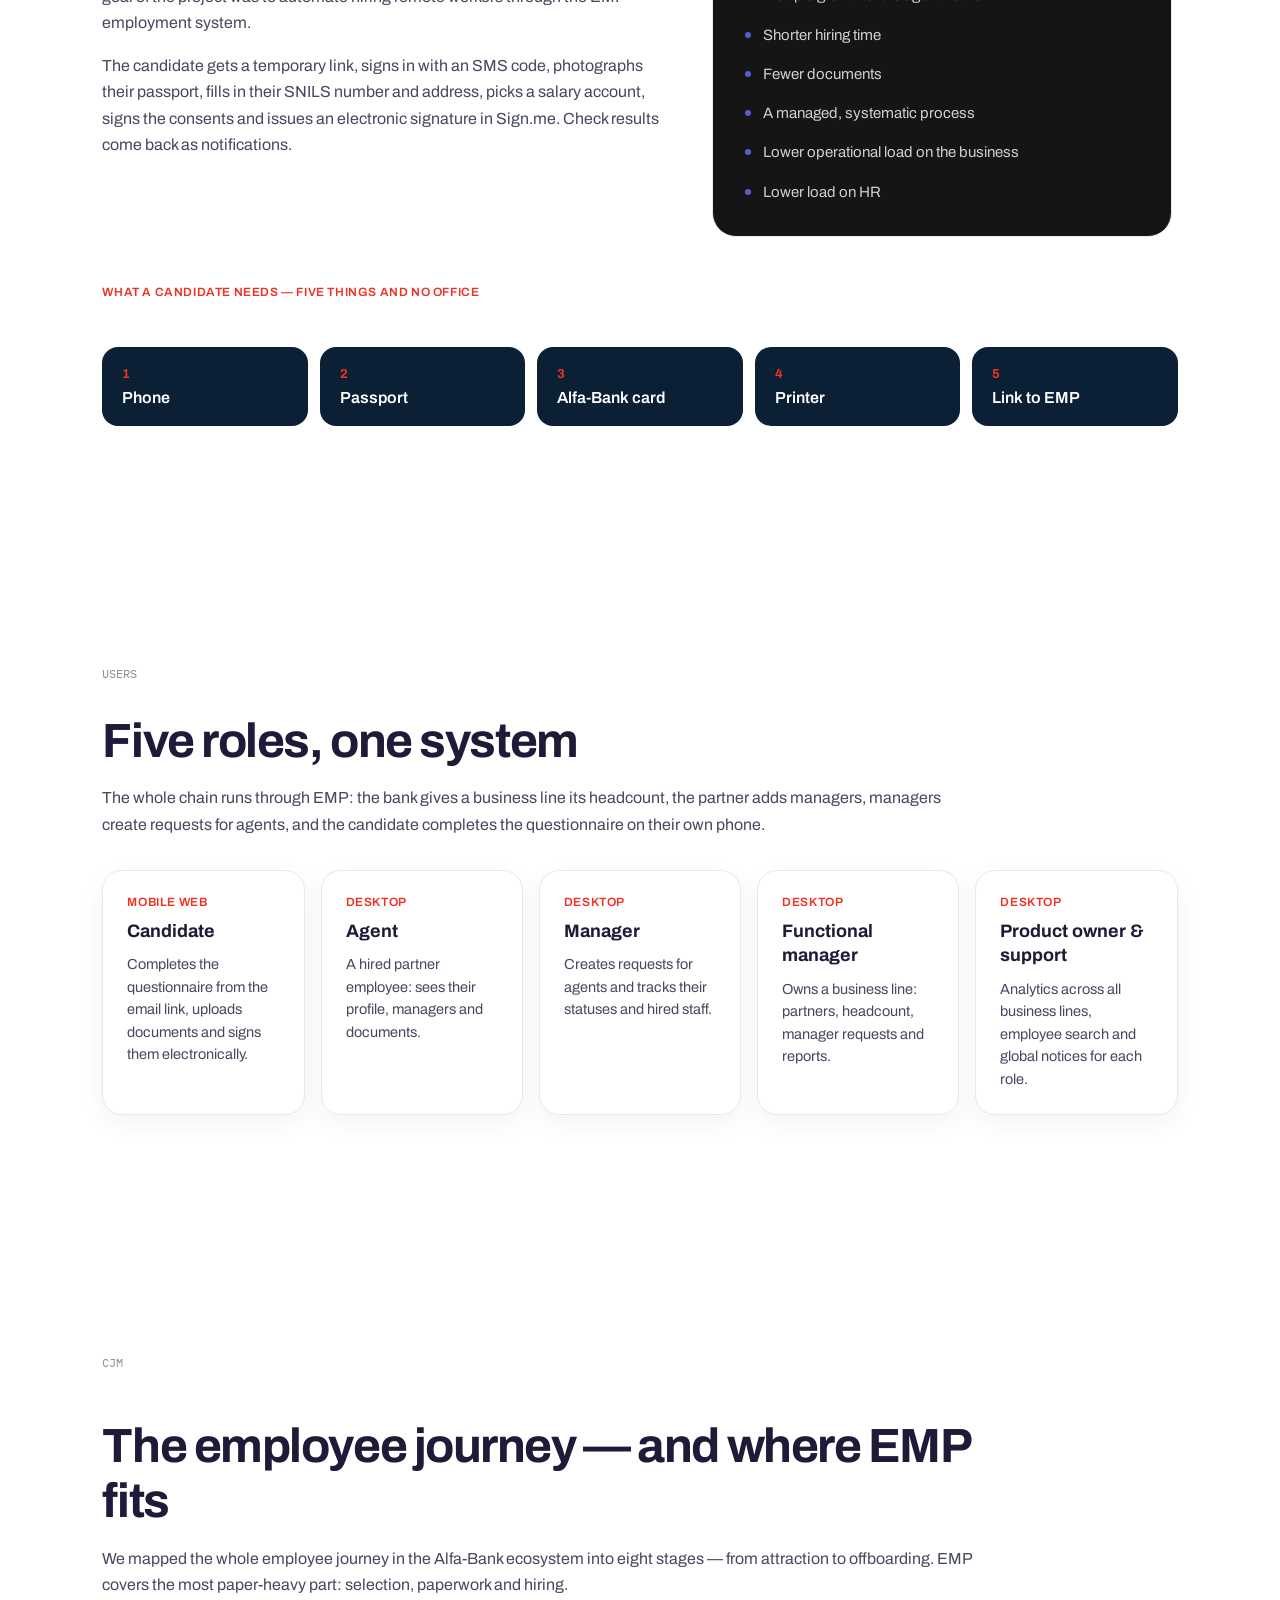
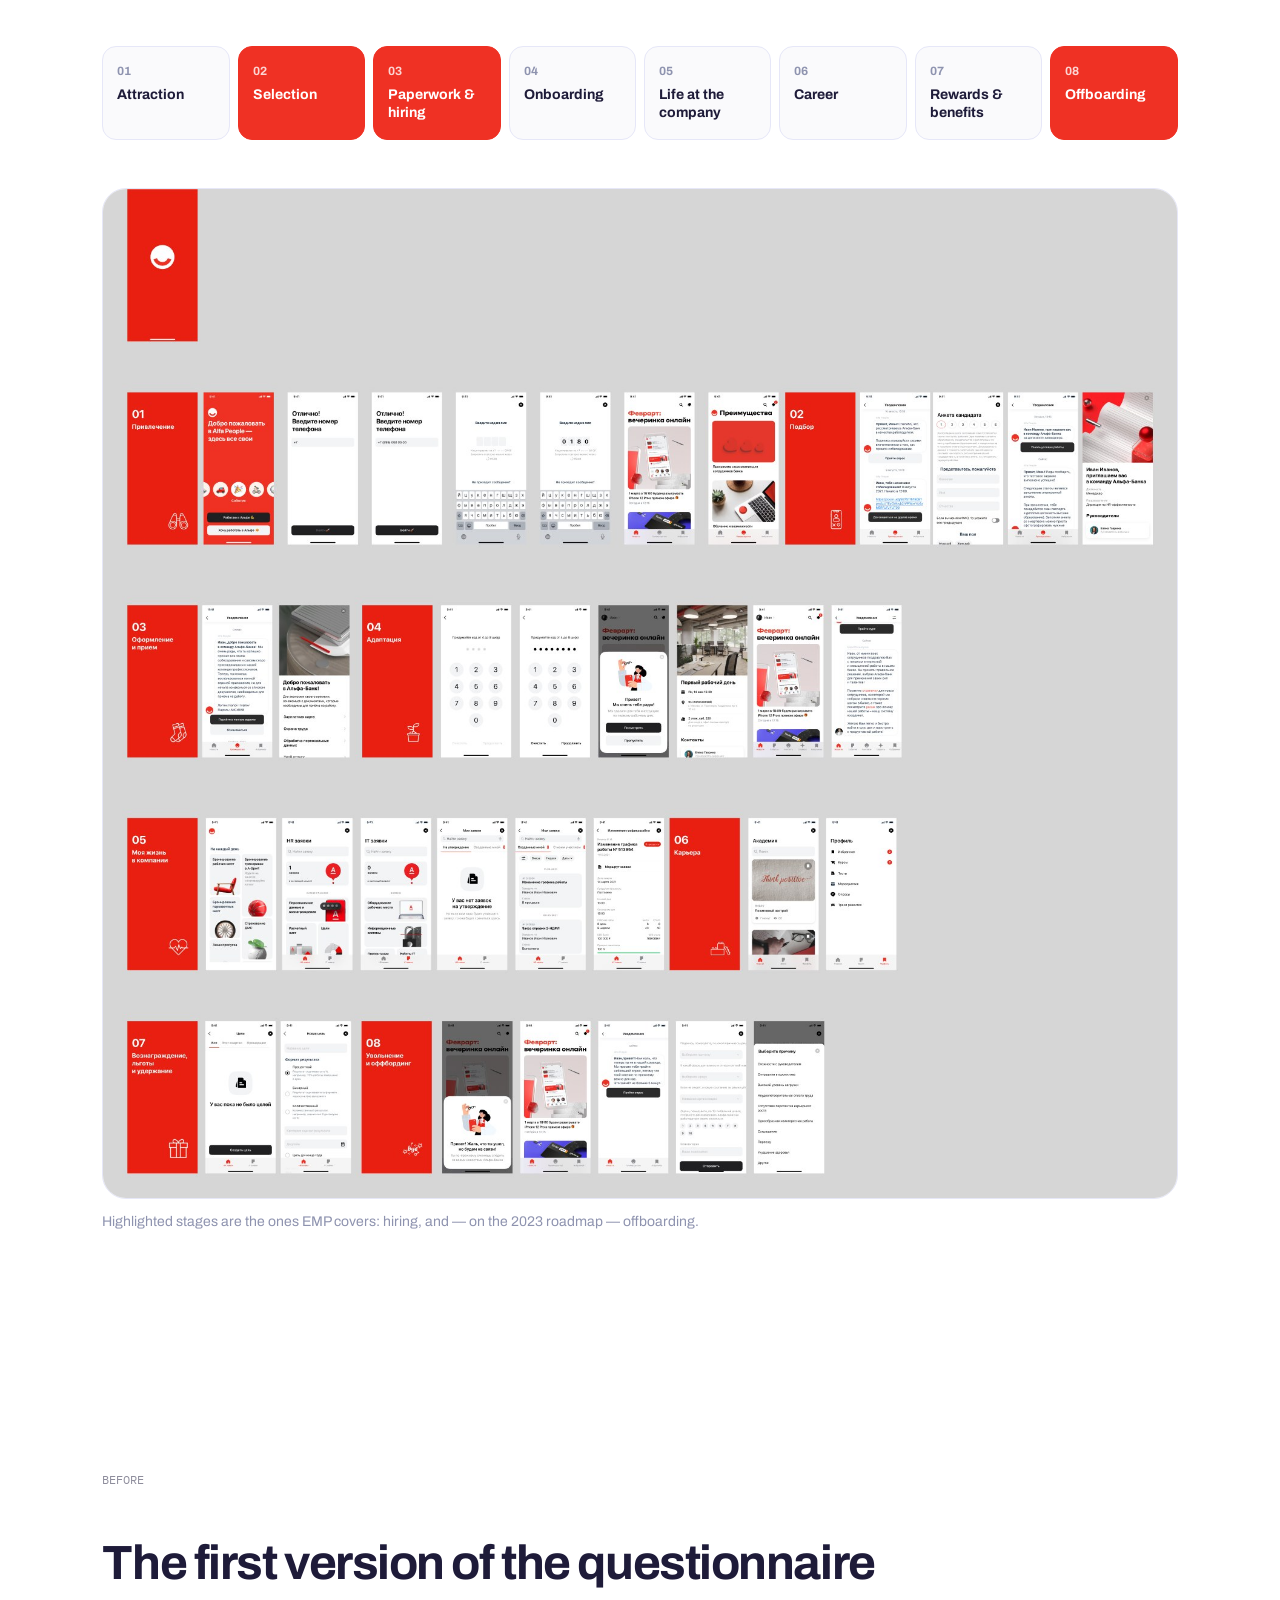
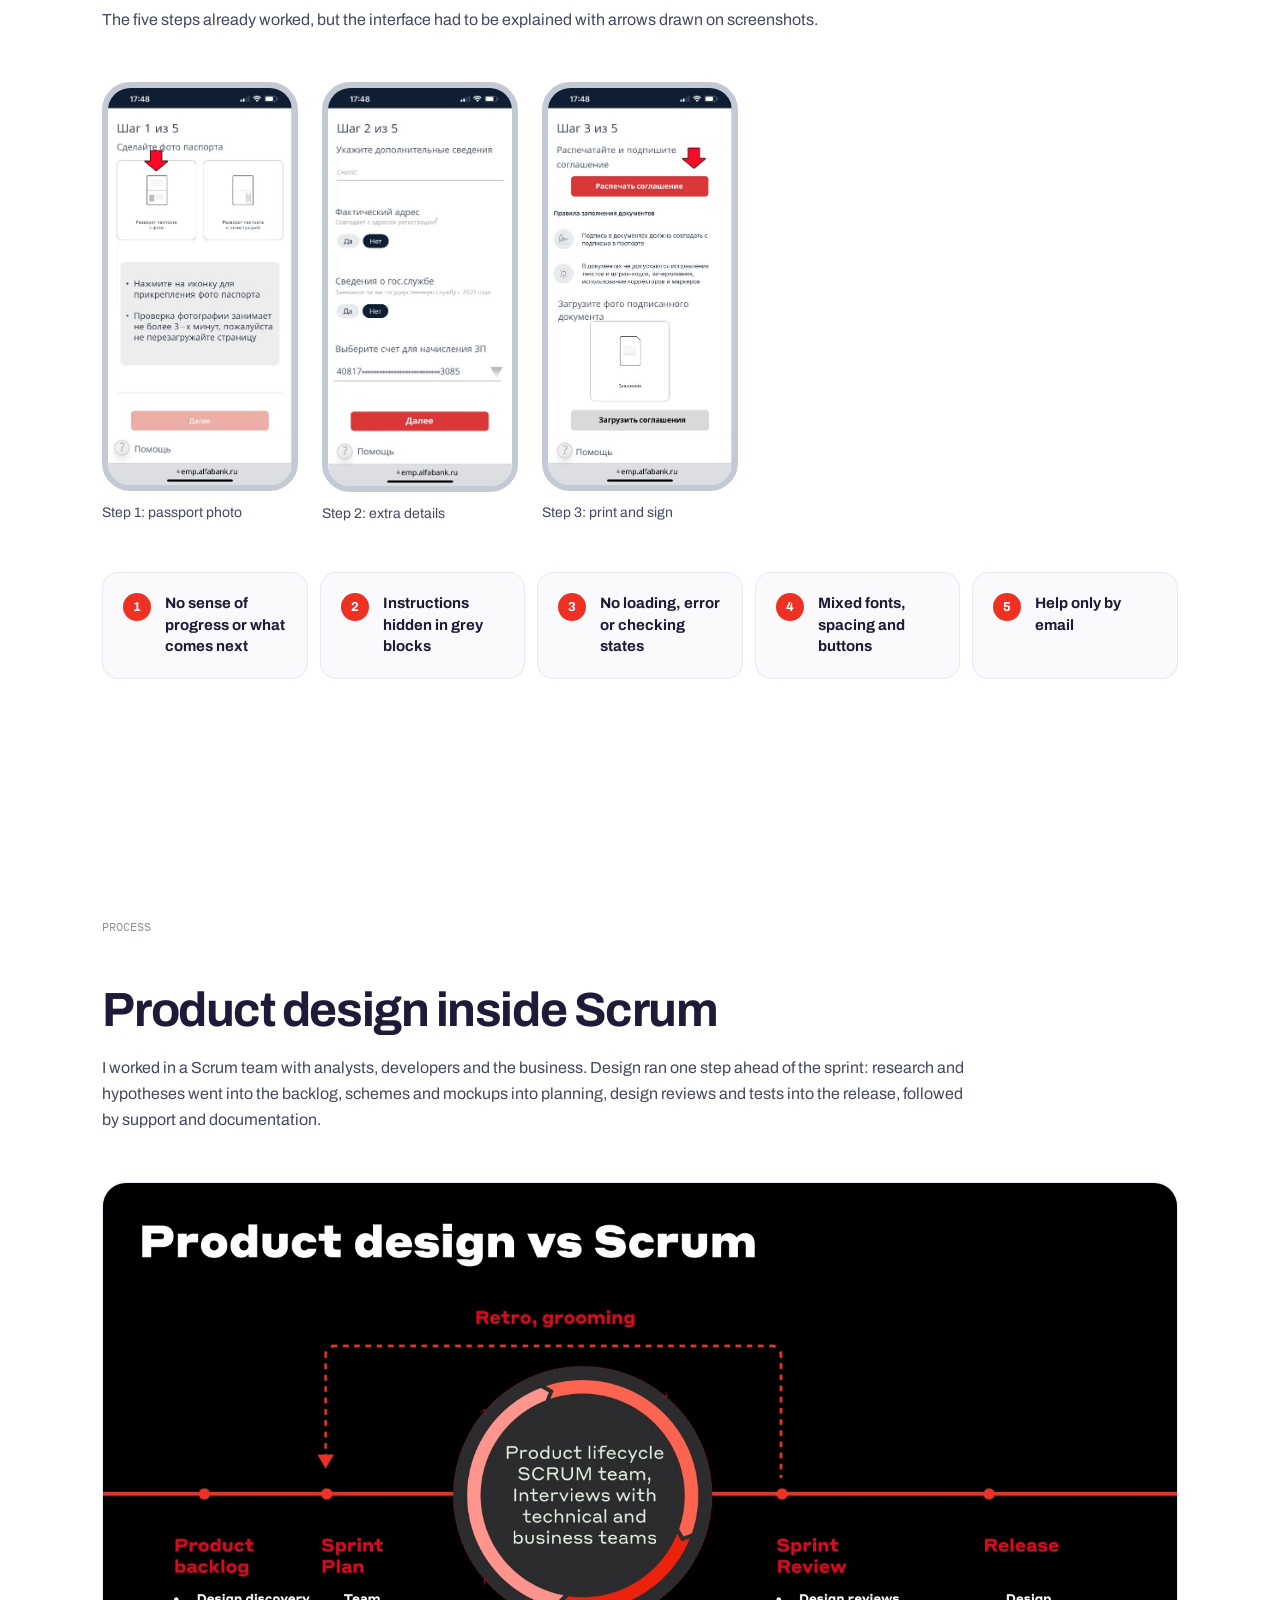
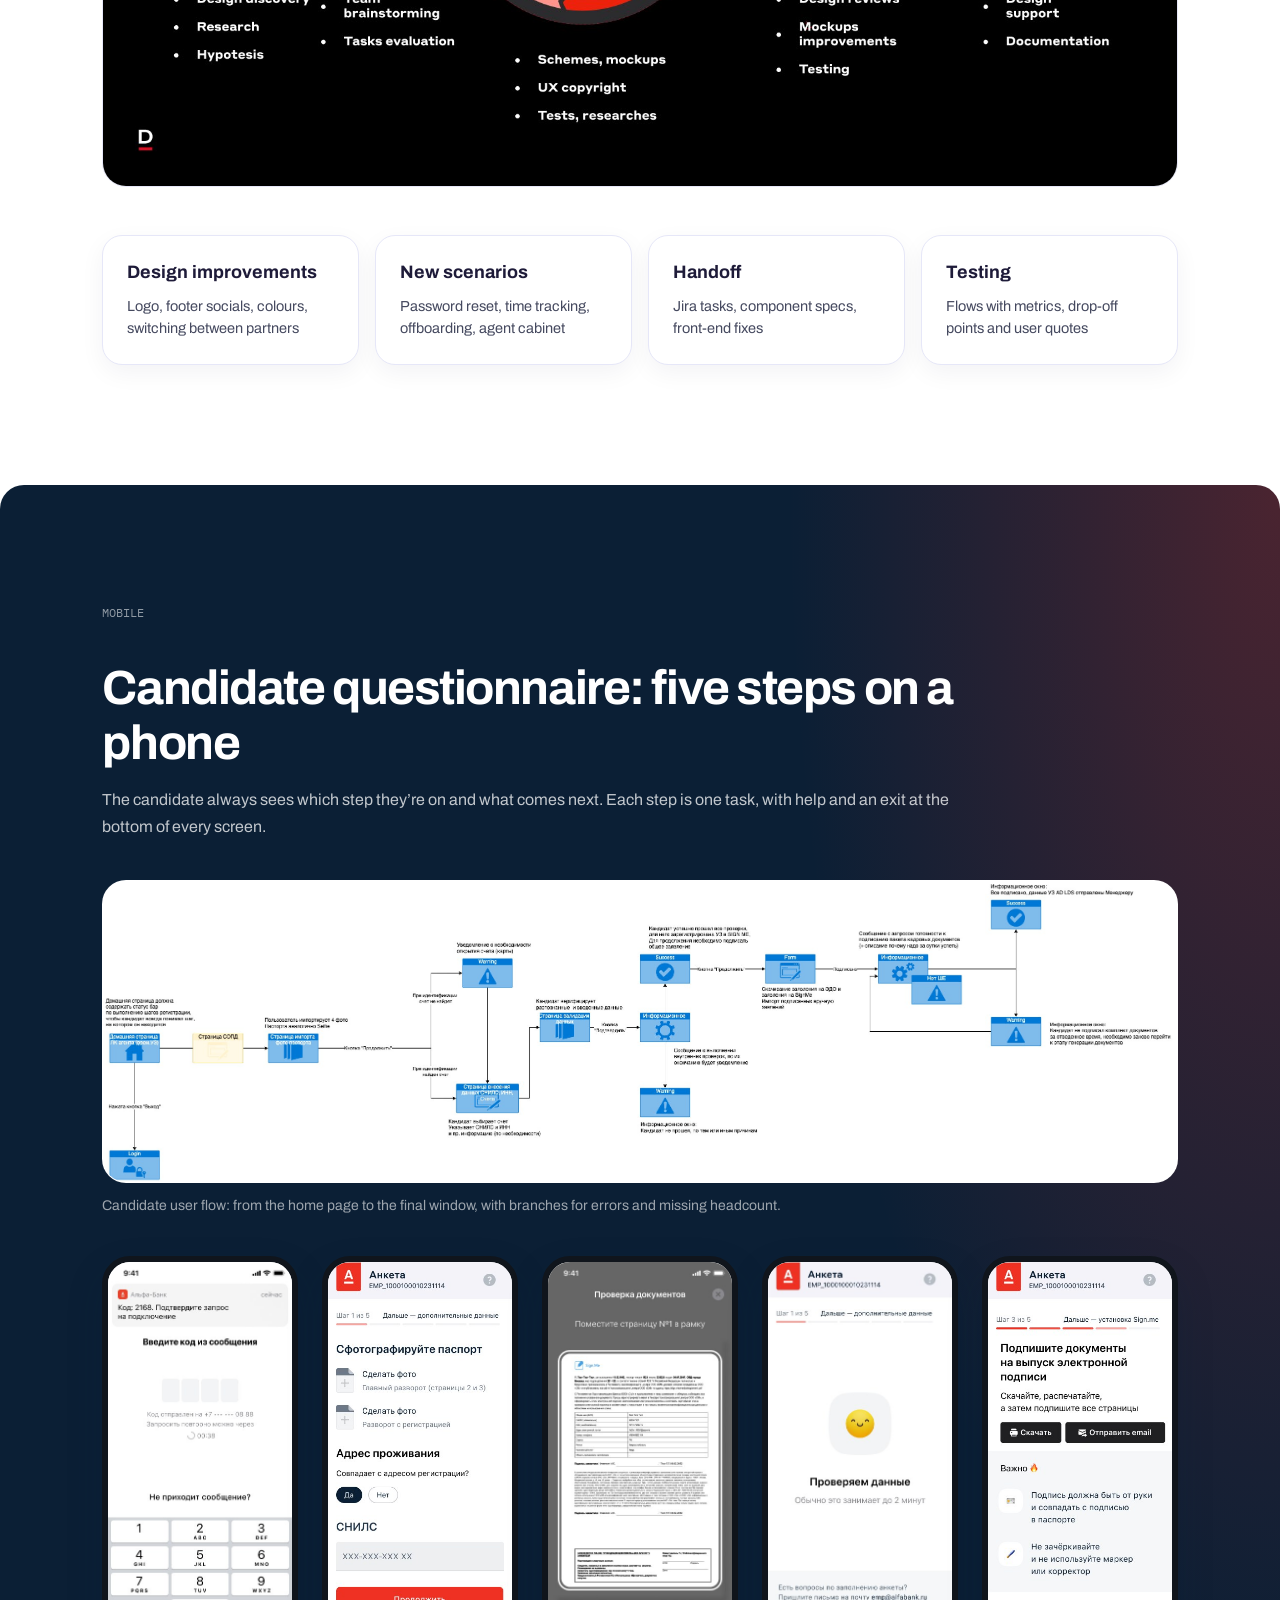
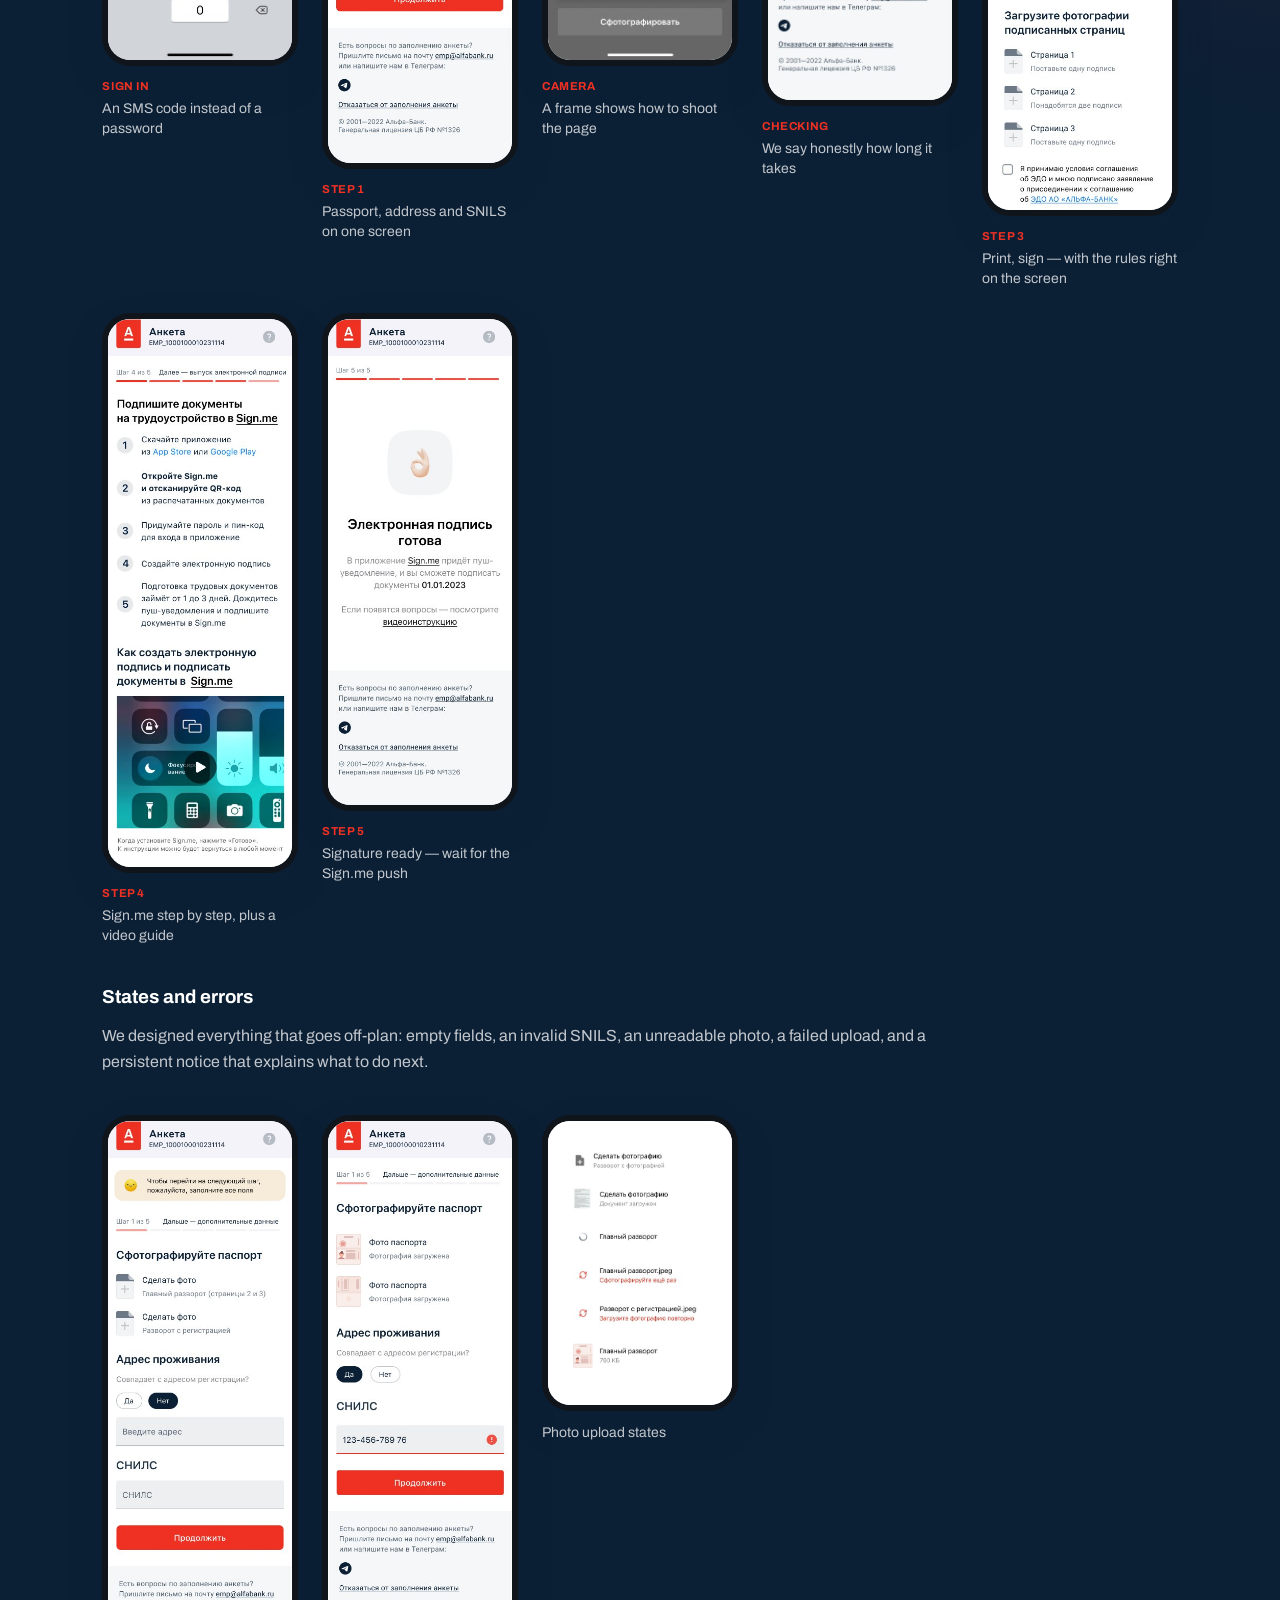
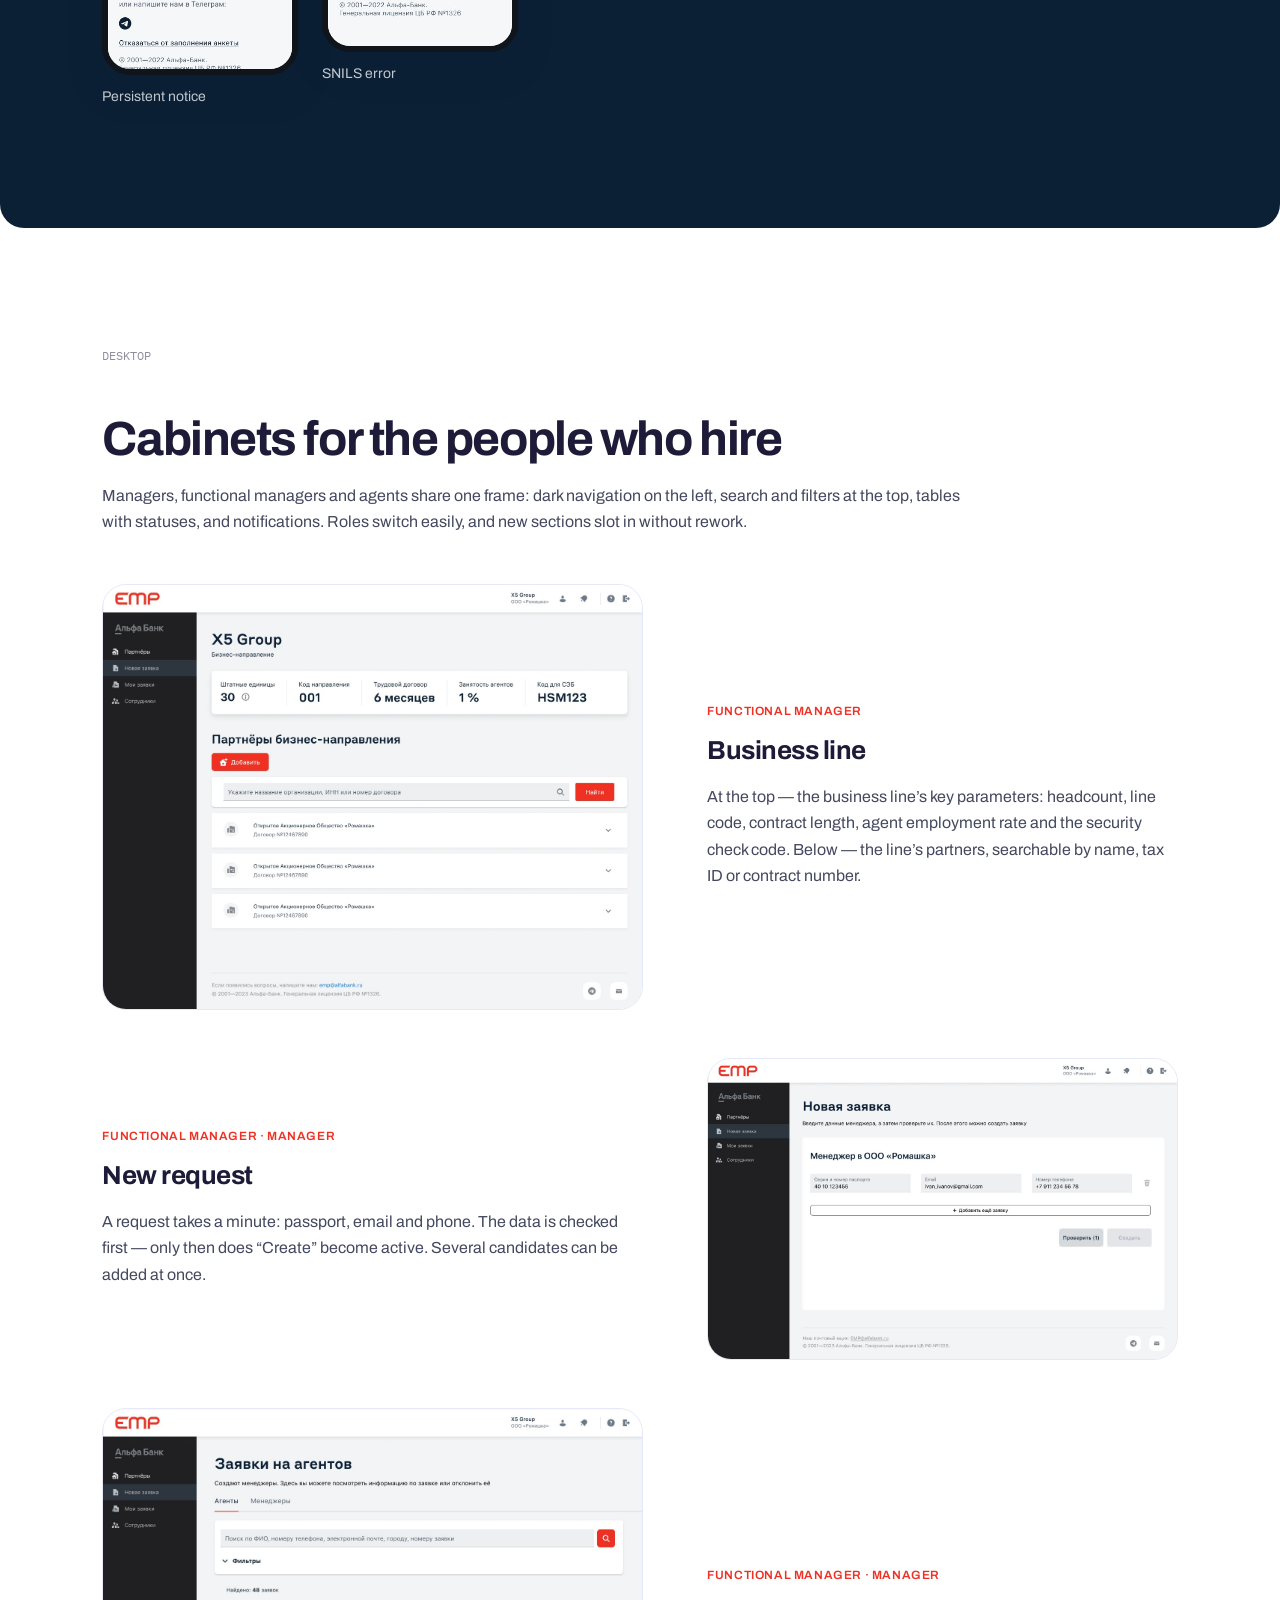
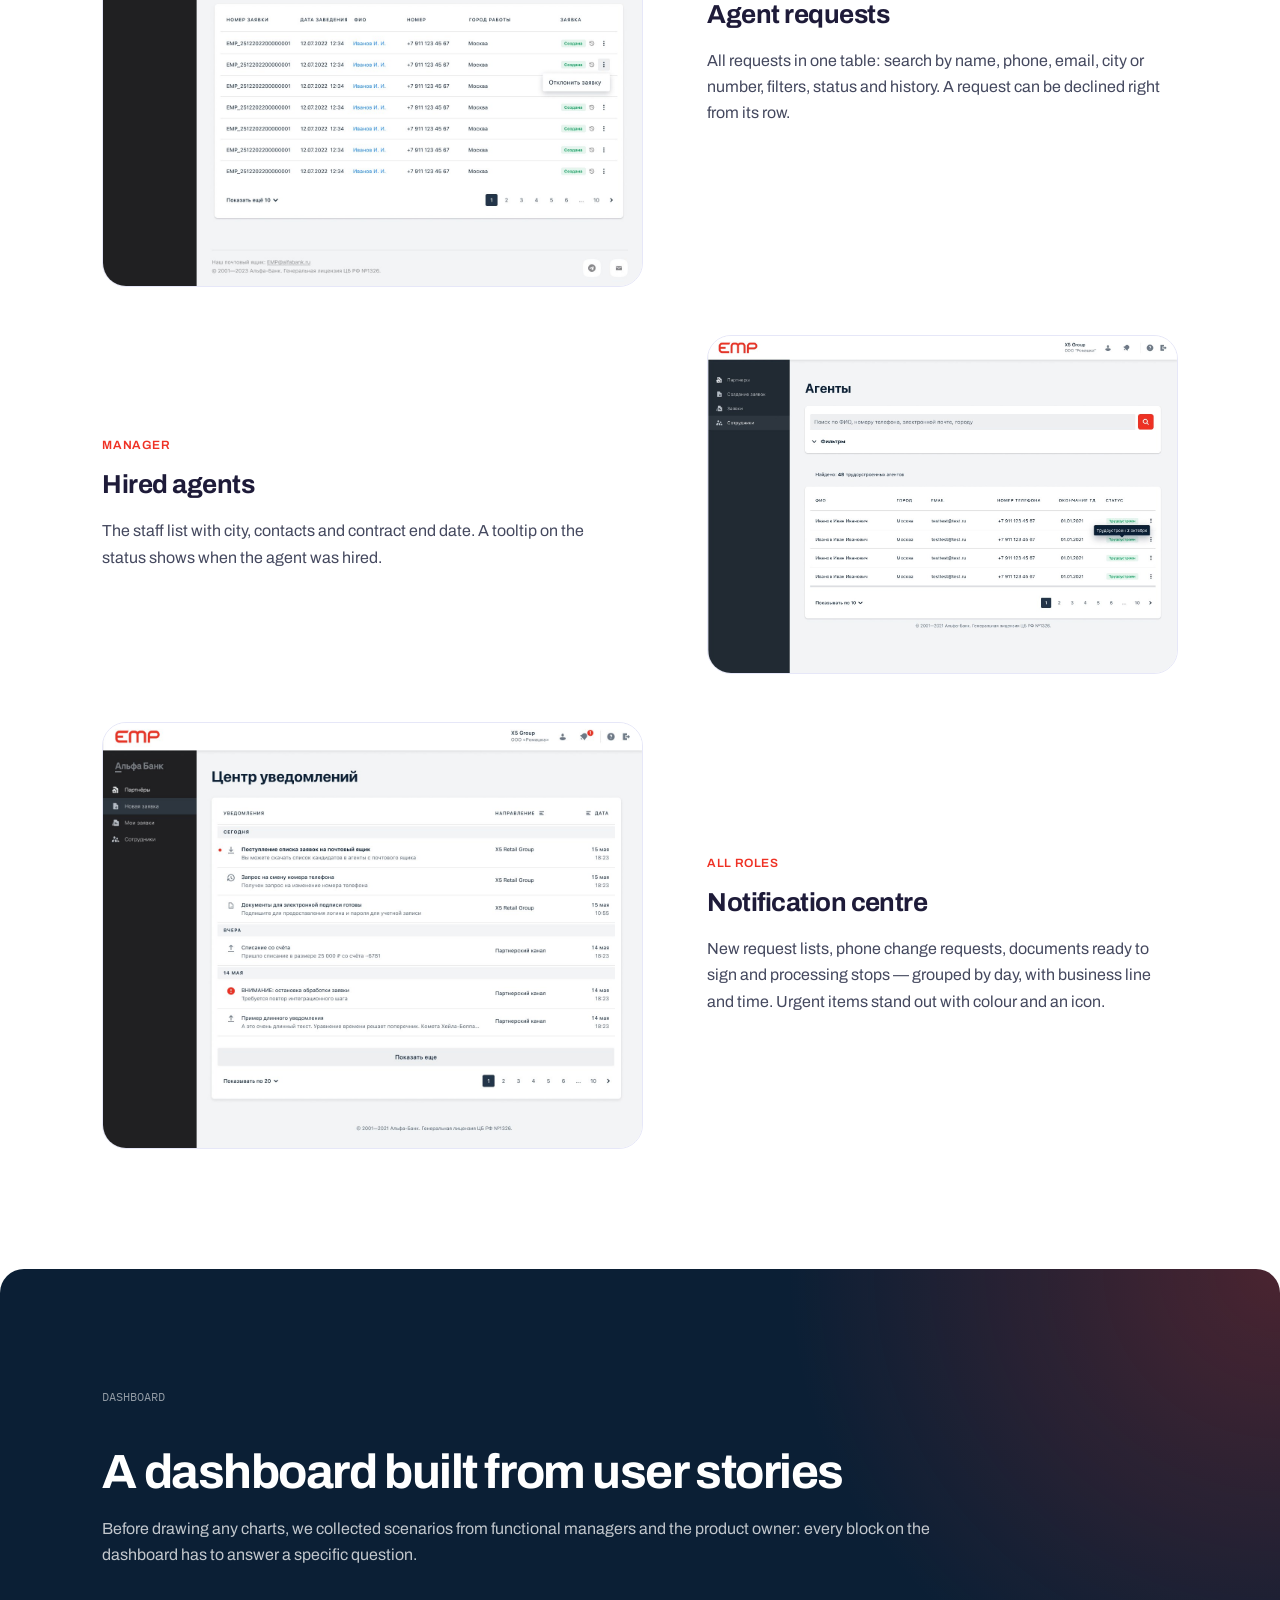
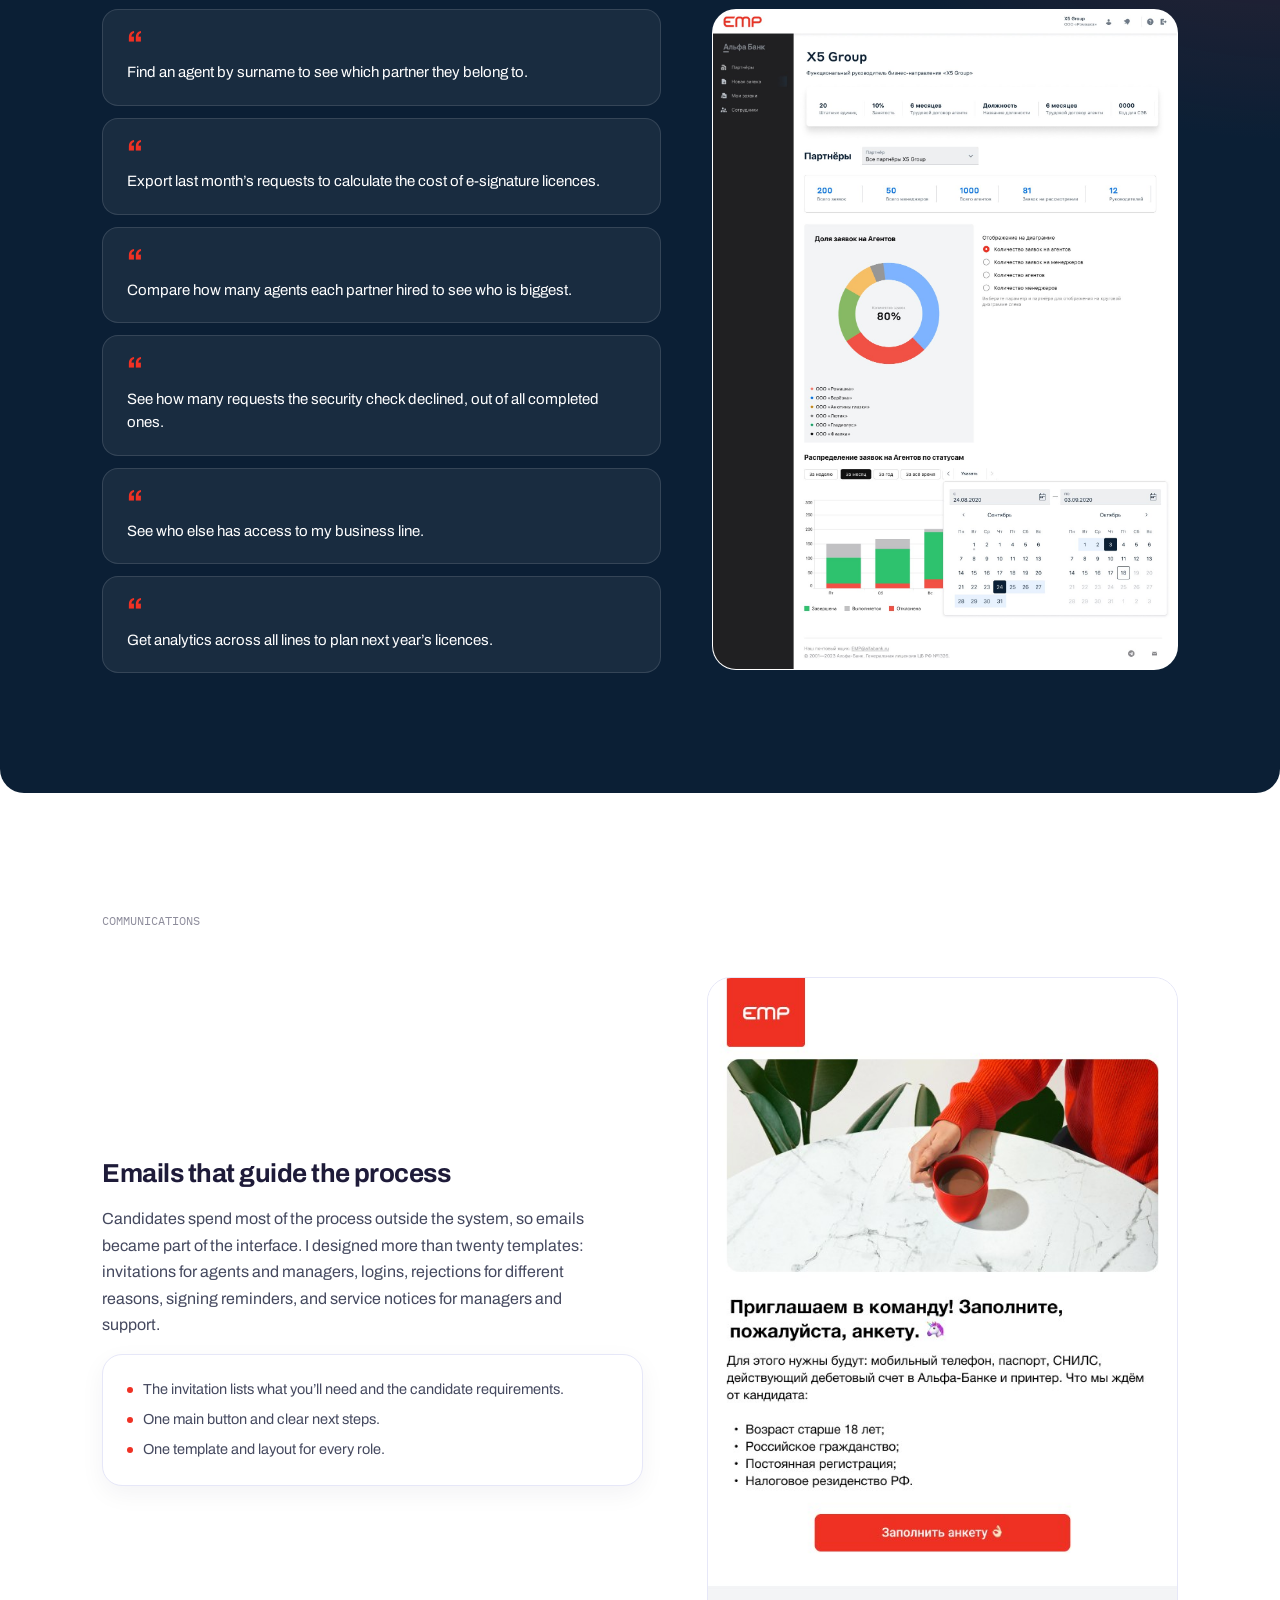
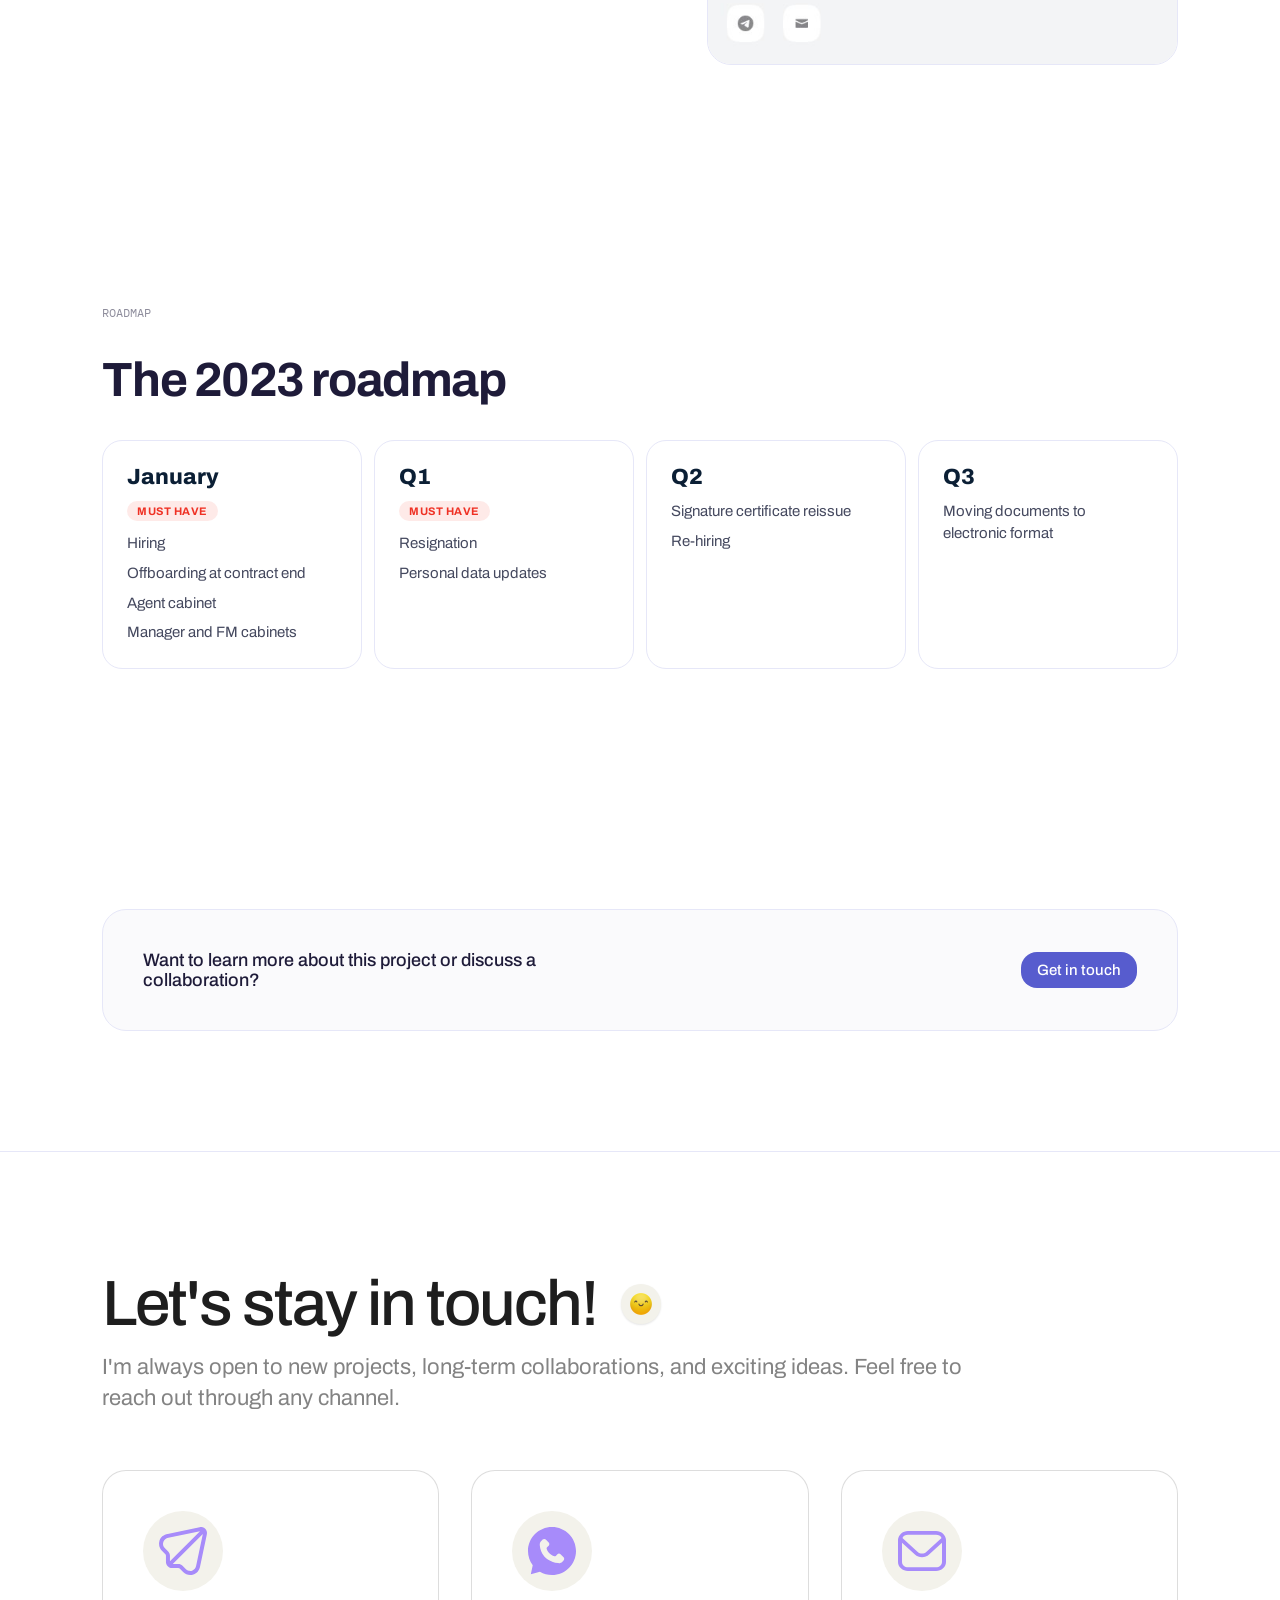
<file: case-studies/alfa-emp.html>
<!DOCTYPE html>
<html lang="en">
<head>
<meta charset="UTF-8">
<meta name="viewport" content="width=device-width, initial-scale=1.0">
<title data-ru="Альфа-Банк EMP: трудоустройство онлайн — кейс | Яна Вавилова">Alfa-Bank EMP: online hiring — Case Study | Iana Vavilova</title>
<meta name="description" content="Case study: Alfa-Bank EMP — fully online hiring of remote sales agents, from the mobile candidate questionnaire to desktop cabinets for managers." data-ru="Кейс: Альфа-Банк EMP — полностью онлайн-найм удалённых агентов, от мобильной анкеты кандидата до десктопных кабинетов менеджеров.">
<link rel="icon" href="../favicon.ico" sizes="any">
<link rel="icon" href="../assets/img/favicon.svg" type="image/svg+xml">
<link rel="icon" href="../assets/img/favicon-32.png" sizes="32x32" type="image/png">
<link rel="icon" href="../assets/img/favicon-16.png" sizes="16x16" type="image/png">
<link rel="apple-touch-icon" href="../assets/img/apple-touch-icon.png">
<link rel="preconnect" href="https://fonts.googleapis.com">
<link rel="preconnect" href="https://fonts.gstatic.com" crossorigin>
<link href="https://fonts.googleapis.com/css2?family=Inter:ital,wght@0,400;0,500;0,600;0,700;0,800;0,900;1,500&family=Archivo:ital,wght@0,400;0,500;0,600;0,700;0,800;0,900;1,500&family=IBM+Plex+Mono:wght@400;500&display=swap" rel="stylesheet">
<link rel="stylesheet" href="../css/styles.css">
<link rel="stylesheet" href="../css/case-study.css">
<link rel="stylesheet" href="../css/case-alfa.css">
</head>
<body>

<a class="skip-link" href="#main" data-ru="Перейти к содержимому">Skip to content</a>

<header class="site-header">
  <div class="site-header__inner">
    <a href="../index.html" class="logo" aria-label="Iana Vavilova — home">
      <img src="../assets/img/photos/logo.png" alt="Iana Vavilova logo" width="59" height="36">
    </a>

    <nav class="main-nav" aria-label="Primary">
      <button class="main-nav__toggle" id="navToggle" aria-expanded="false" aria-controls="navLinks">
        <span></span><span></span><span></span>
        <span class="sr-only">Menu</span>
      </button>
      <div class="main-nav__links" id="navLinks">
        <a href="../index.html#mission" data-ru="Обо мне">About me</a>
        <a href="../index.html#case-studies" data-ru="Кейсы">Case studies</a>
        <a href="../index.html#ai-tools" data-ru="Навыки">Skills</a>
        <a href="../index.html#contacts" data-ru="Контакты">Contacts</a>
        <div class="main-nav__buttons">
          <button type="button" id="langToggle" class="tag tag--outline" data-ru="RU / EN" aria-label="Change language">EN / RU</button>
          <a class="tag tag--accent" href="https://www.figma.com/proto/rudZk6rEIAjRQLwwJBsMRe/Viable_personal-brand?node-id=20007962-11445&amp;p=f&amp;scaling=min-zoom&amp;content-scaling=fixed&amp;page-id=1213%3A22987&amp;starting-point-node-id=20007962%3A11445&amp;show-proto-sidebar=1" target="_blank" rel="noopener" data-ru="Презентация">Presentation</a>
          <a class="tag tag--dark" href="../assets/cv/Iana-Vavilova-CV.pdf" download="Iana-Vavilova-CV.pdf" target="_blank" rel="noopener" data-ru="Резюме" data-ru-href="../assets/cv/Yana-Vavilova-CV-RU.pdf" data-ru-download="Yana-Vavilova-CV-RU.pdf">CV</a>
          <div class="nav-socials" role="group" aria-label="Social links">
            <a class="nav-soc" href="https://t.me/viable" target="_blank" rel="noopener" aria-label="Telegram"><svg viewBox="0 0 20 20"><path d="M17.8813 2.04619C17.7844 1.96258 17.6666 1.90696 17.5405 1.88535C17.4144 1.86374 17.2848 1.87694 17.1656 1.92354L1.33283 8.11963C1.10844 8.20689 0.91847 8.36467 0.791518 8.56923C0.664565 8.7738 0.607501 9.01406 0.628917 9.25386C0.650332 9.49366 0.749068 9.72002 0.910259 9.89885C1.07145 10.0777 1.28637 10.1993 1.52267 10.2454L5.62501 11.0509V15.6251C5.62421 15.8743 5.69825 16.1179 5.83755 16.3245C5.97684 16.5311 6.17498 16.691 6.40626 16.7837C6.6372 16.878 6.89116 16.9006 7.13513 16.8487C7.37909 16.7967 7.60178 16.6725 7.77423 16.4923L9.75236 14.4407L12.8906 17.1876C13.1171 17.3884 13.4091 17.4996 13.7117 17.5001C13.8444 17.5 13.9762 17.4792 14.1024 17.4384C14.3086 17.373 14.494 17.2546 14.6403 17.0952C14.7865 16.9358 14.8885 16.7409 14.936 16.5298L18.107 2.73448C18.1354 2.61006 18.1294 2.48027 18.0896 2.35902C18.0498 2.23777 17.9778 2.12963 17.8813 2.04619ZM13.7133 16.2501L7.25392 10.586L16.5508 3.92276L13.7133 16.2501Z"/></svg></a>
            <a class="nav-soc" href="https://www.linkedin.com/in/vavilova/" target="_blank" rel="noopener" aria-label="LinkedIn"><svg viewBox="0 0 20 20"><path fill-rule="evenodd" d="M4.54075 19.5586V6.65985H0.253441V19.5586H4.54075ZM2.39707 4.89874C3.89214 4.89874 4.8227 3.90826 4.8227 2.67045C4.79484 1.40477 3.89215 0.441772 2.42544 0.441772C0.958878 0.441772 0 1.40477 0 2.67045C0 3.90826 0.930358 4.89874 2.36913 4.89874H2.39707Z"/><path fill-rule="evenodd" d="M6.91309 19.5586H11.2003V12.3554C11.2003 11.9699 11.2282 11.5848 11.3414 11.3092C11.6514 10.5389 12.3568 9.74121 13.5412 9.74121C15.0925 9.74121 15.7131 10.9241 15.7131 12.6581V19.5586H20V12.1626C20 8.20072 17.8849 6.35717 15.0642 6.35717C12.7513 6.35717 11.736 7.64994 11.1718 8.5305H11.2005V6.65985H6.9132C6.96946 7.87018 6.91309 19.5586 6.91309 19.5586Z"/></svg></a>
            <a class="nav-soc" href="https://wa.me/34607944458" data-ru-href="https://wa.me/79312444104" target="_blank" rel="noopener" aria-label="WhatsApp"><svg viewBox="0 0 20 20"><path d="M16.605 3.38509C14.9587 1.74447 12.7636 0.833008 10.4465 0.833008C5.62943 0.833008 1.72699 4.7219 1.72699 9.52224C1.72699 11.0413 2.15382 12.5604 2.88553 13.8365L1.66602 18.333L6.30016 17.1177C7.58065 17.7861 8.98309 18.1507 10.4465 18.1507C15.2636 18.1507 19.166 14.2618 19.166 9.46148C19.105 7.21322 18.2514 5.02572 16.605 3.38509ZM14.6538 12.6212C14.4709 13.1073 13.6172 13.5934 13.1904 13.6542C12.8245 13.715 12.3367 13.715 11.8489 13.5934C11.5441 13.4719 11.1172 13.3504 10.6294 13.1073C8.43431 12.1959 7.03187 10.0084 6.90992 9.82606C6.78797 9.70454 5.99529 8.67155 5.99529 7.5778C5.99529 6.48405 6.54406 5.99794 6.72699 5.75488C6.90992 5.51183 7.15382 5.51183 7.33675 5.51183C7.4587 5.51183 7.64162 5.51183 7.76357 5.51183C7.88553 5.51183 8.06845 5.45106 8.25138 5.87641C8.43431 6.30176 8.86114 7.39551 8.92211 7.45627C8.98309 7.5778 8.98309 7.69933 8.92211 7.82086C8.86114 7.94238 8.80016 8.06391 8.67821 8.18544C8.55626 8.30697 8.43431 8.48926 8.37333 8.55002C8.25138 8.67155 8.12943 8.79308 8.25138 8.97537C8.37333 9.21842 8.80016 9.88683 9.47089 10.4945C10.3246 11.2236 10.9953 11.4667 11.2392 11.5882C11.4831 11.7097 11.605 11.649 11.727 11.5275C11.8489 11.4059 12.2758 10.9198 12.3977 10.6768C12.5197 10.4337 12.7026 10.4945 12.8855 10.5552C13.0685 10.616 14.166 11.1629 14.3489 11.2844C14.5928 11.4059 14.7148 11.4667 14.7758 11.5275C14.8367 11.7097 14.8367 12.1351 14.6538 12.6212Z"/></svg></a>
          </div>
        </div>
      </div>
    </nav>
  </div>
</header>

<main id="main" class="cs-main">

  <div class="cs-back-row">
    <a class="cs-back-link" href="../index.html#case-studies">
      <svg viewBox="0 0 24 24" fill="none" stroke="currentColor" stroke-width="2" stroke-linecap="round" stroke-linejoin="round"><path d="M19 12H5M12 19l-7-7 7-7"/></svg>
      <span data-ru="Все кейсы">All case studies</span>
    </a>
  </div>


  <!-- Hero -->
  <section class="cs-hero">
    <div class="cs-hero__head">
      <span class="badge al-badge" data-ru="FinTech · HR-платформа">FinTech · HR platform</span>
      <h1 class="cs-hero__title" data-ru="Альфа-Банк EMP: трудоустройство онлайн">Alfa-Bank EMP: hiring, fully online</h1>
      <p class="cs-hero__subtitle" data-ru="EMP — система Альфа-Банка для найма удалённых агентов по продажам и других внештатных сотрудников: от письма-приглашения до подписания кадровых документов электронной подписью. Я спроектировала мобильную анкету кандидата и десктопные кабинеты менеджеров, функциональных руководителей и агентов.">EMP is Alfa-Bank’s system for hiring remote sales agents and other external staff — from the invitation email to signing employment documents with an electronic signature. I designed the candidate questionnaire for phones and the desktop cabinets for managers, functional managers and agents.</p>
    </div>
    <dl class="cs-meta-grid">
      <div class="cs-meta-item"><dt data-ru="Компания">Company</dt><dd data-ru="Альфа-Банк, Альфа Диджитал">Alfa-Bank, Alfa Digital</dd></div>
      <div class="cs-meta-item"><dt data-ru="Роль">Role</dt><dd data-ru="Продуктовый дизайнер">Product Designer</dd></div>
      <div class="cs-meta-item"><dt data-ru="Платформа">Platform</dt><dd data-ru="Мобильный веб + десктоп">Mobile web + desktop web app</dd></div>
      <div class="cs-meta-item"><dt data-ru="Годы">Years</dt><dd>2022–2023</dd></div>
    </dl>
    <div class="al-hero-visual">
      <img src="../assets/img/case-studies/alfa-emp/hero.jpg" alt="EMP candidate questionnaire on a phone and the manager cabinet on desktop" width="1920" height="1080" loading="eager">
    </div>
  </section>

  <!-- Overview -->
  <section class="cs-section" id="em-overview">
    <span class="label-pill" data-ru="Обзор">Overview</span>
    <div class="al-two">
      <div class="al-text">
        <h3 data-ru="Найм без офиса и бумажной волокиты">Hiring without an office or a paper trail</h3>
        <p data-ru="Партнёры Альфа-Банка нанимают сотни агентов по продажам по всей стране. Раньше это означало визиты в офис, пачки сканов по почте и ручные проверки. Цель проекта — автоматизировать найм удалённых сотрудников через систему трудоустройства EMP.">Alfa-Bank’s partners hire hundreds of sales agents across the country. That used to mean office visits, piles of scans sent by email and manual checks. The goal of the project was to automate hiring remote workers through the EMP employment system.</p>
        <p data-ru="Кандидат получает временную ссылку, входит по SMS-коду, фотографирует паспорт, вводит СНИЛС и адрес, выбирает зарплатный счёт, подписывает согласия и выпускает электронную подпись в Sign.me. Результаты проверок приходят уведомлениями.">The candidate gets a temporary link, signs in with an SMS code, photographs their passport, fills in their SNILS number and address, picks a salary account, signs the consents and issues an electronic signature in Sign.me. Check results come back as notifications.</p>
      </div>
      <div class="cs-challenge-card">
        <h3 data-ru="Ценность для банка">Value for the bank</h3>
        <span class="cs-challenge-label" data-ru="Что даёт EMP">What EMP delivers</span>
        <ul class="cs-challenge-list">
          <li data-ru="Кратный рост агентской сети">Multiple growth of the agent network</li>
          <li data-ru="Сокращение сроков найма">Shorter hiring time</li>
          <li data-ru="Меньше документов">Fewer documents</li>
          <li data-ru="Управляемый, системный процесс">A managed, systematic process</li>
          <li data-ru="Ниже операционная нагрузка на бизнес">Lower operational load on the business</li>
          <li data-ru="Ниже нагрузка на HR">Lower load on HR</li>
        </ul>
      </div>
    </div>
    <div class="al-head">
      <span class="al-card__label" data-ru="Что нужно кандидату — пять вещей и никакого офиса">What a candidate needs — five things and no office</span>
    </div>
    <div class="al-needs">
      <div class="al-need"><span>1</span><span class="al-need__t" data-ru="Телефон">Phone</span></div>
      <div class="al-need"><span>2</span><span class="al-need__t" data-ru="Паспорт">Passport</span></div>
      <div class="al-need"><span>3</span><span class="al-need__t" data-ru="Карта Альфа-Банка">Alfa-Bank card</span></div>
      <div class="al-need"><span>4</span><span class="al-need__t" data-ru="Принтер">Printer</span></div>
      <div class="al-need"><span>5</span><span class="al-need__t" data-ru="Ссылка на EMP">Link to EMP</span></div>
    </div>
  </section>

  <!-- Roles -->
  <section class="cs-section cs-section--tight" id="em-roles">
    <span class="label-pill" data-ru="Пользователи">Users</span>
    <div class="al-head">
      <h2 class="al-section-title" data-ru="Пять ролей — одна система">Five roles, one system</h2>
      <p data-ru="Вся цепочка проходит через EMP: банк выделяет бизнес-линии штат, партнёр добавляет менеджеров, менеджеры создают заявки на агентов, а кандидат заполняет анкету со своего телефона.">The whole chain runs through EMP: the bank gives a business line its headcount, the partner adds managers, managers create requests for agents, and the candidate completes the questionnaire on their own phone.</p>
    </div>
    <div class="al-cards al-cards--5">
      <div class="al-card"><span class="al-card__label" data-ru="Мобильный веб">Mobile web</span><h3 data-ru="Кандидат">Candidate</h3><p data-ru="Заполняет анкету по ссылке из письма, загружает документы и подписывает их электронно.">Completes the questionnaire from the email link, uploads documents and signs them electronically.</p></div>
      <div class="al-card"><span class="al-card__label" data-ru="Десктоп">Desktop</span><h3 data-ru="Агент">Agent</h3><p data-ru="Нанятый сотрудник партнёра: видит свой профиль, менеджеров и документы.">A hired partner employee: sees their profile, managers and documents.</p></div>
      <div class="al-card"><span class="al-card__label" data-ru="Десктоп">Desktop</span><h3 data-ru="Менеджер">Manager</h3><p data-ru="Создаёт заявки на агентов, следит за их статусами и нанятыми сотрудниками.">Creates requests for agents and tracks their statuses and hired staff.</p></div>
      <div class="al-card"><span class="al-card__label" data-ru="Десктоп">Desktop</span><h3 data-ru="Функциональный руководитель">Functional manager</h3><p data-ru="Отвечает за бизнес-линию: партнёры, штат, заявки менеджеров и отчёты.">Owns a business line: partners, headcount, manager requests and reports.</p></div>
      <div class="al-card"><span class="al-card__label" data-ru="Десктоп">Desktop</span><h3 data-ru="Владелец продукта и поддержка">Product owner &amp; support</h3><p data-ru="Аналитика по всем бизнес-линиям, поиск сотрудников и глобальные уведомления для каждой роли.">Analytics across all business lines, employee search and global notices for each role.</p></div>
    </div>
  </section>

  <!-- CJM -->
  <section class="cs-section" id="em-cjm">
    <span class="label-pill">CJM</span>
    <div class="al-head">
      <h2 class="al-section-title" data-ru="Путь сотрудника — и место EMP в нём">The employee journey — and where EMP fits</h2>
      <p data-ru="Мы разложили весь путь сотрудника в экосистеме Альфа-Банка на восемь этапов — от привлечения до увольнения. EMP закрывает самую «бумажную» часть: отбор, оформление и найм.">We mapped the whole employee journey in the Alfa-Bank ecosystem into eight stages — from attraction to offboarding. EMP covers the most paper-heavy part: selection, paperwork and hiring.</p>
    </div>
    <div class="al-stages">
      <div class="al-stage"><span>01</span><b data-ru="Привлечение">Attraction</b></div>
      <div class="al-stage al-stage--on"><span>02</span><b data-ru="Отбор">Selection</b></div>
      <div class="al-stage al-stage--on"><span>03</span><b data-ru="Оформление и найм">Paperwork &amp; hiring</b></div>
      <div class="al-stage"><span>04</span><b data-ru="Адаптация">Onboarding</b></div>
      <div class="al-stage"><span>05</span><b data-ru="Жизнь в компании">Life at the company</b></div>
      <div class="al-stage"><span>06</span><b data-ru="Карьера">Career</b></div>
      <div class="al-stage"><span>07</span><b data-ru="Вознаграждение и льготы">Rewards &amp; benefits</b></div>
      <div class="al-stage al-stage--on"><span>08</span><b data-ru="Увольнение">Offboarding</b></div>
    </div>
    <figure class="al-figure">
      <div class="al-figure__img"><img src="../assets/img/case-studies/alfa-emp/lifecycle.jpg" alt="Employee lifecycle CJM in the Alfa-Bank ecosystem" width="1773" height="1666" loading="lazy"></div>
      <figcaption data-ru="Выделены этапы, которые закрывает EMP: найм и — в роадмапе на 2023 год — увольнение.">Highlighted stages are the ones EMP covers: hiring, and — on the 2023 roadmap — offboarding.</figcaption>
    </figure>
  </section>

  <!-- Before -->
  <section class="cs-section" id="em-before">
    <span class="label-pill" data-ru="Было">Before</span>
    <div class="al-head">
      <h2 class="al-section-title" data-ru="Первая версия анкеты">The first version of the questionnaire</h2>
      <p data-ru="Пять шагов уже работали, но интерфейс приходилось объяснять стрелками, нарисованными на скриншотах.">The five steps already worked, but the interface had to be explained with arrows drawn on screenshots.</p>
    </div>
    <div class="al-phones al-phones--old">
      <figure class="al-phone"><div class="al-phone__screen"><img src="../assets/img/case-studies/alfa-emp/old-passport.jpg" alt="Old step 1: passport photo" width="429" height="927" loading="lazy"></div><figcaption data-ru="Шаг 1: фото паспорта">Step 1: passport photo</figcaption></figure>
      <figure class="al-phone"><div class="al-phone__screen"><img src="../assets/img/case-studies/alfa-emp/old-details.jpg" alt="Old step 2: extra details" width="428" height="927" loading="lazy"></div><figcaption data-ru="Шаг 2: дополнительные данные">Step 2: extra details</figcaption></figure>
      <figure class="al-phone"><div class="al-phone__screen"><img src="../assets/img/case-studies/alfa-emp/old-sign.jpg" alt="Old step 3: print and sign" width="429" height="927" loading="lazy"></div><figcaption data-ru="Шаг 3: распечатать и подписать">Step 3: print and sign</figcaption></figure>
    </div>
    <ol class="al-numlist al-numlist--5">
      <li><span>1</span><b data-ru="Нет ощущения прогресса и того, что дальше">No sense of progress or what comes next</b></li>
      <li><span>2</span><b data-ru="Инструкции спрятаны в серых блоках">Instructions hidden in grey blocks</b></li>
      <li><span>3</span><b data-ru="Нет состояний загрузки, ошибки и проверки">No loading, error or checking states</b></li>
      <li><span>4</span><b data-ru="Разные шрифты, отступы и кнопки">Mixed fonts, spacing and buttons</b></li>
      <li><span>5</span><b data-ru="Помощь — только по почте">Help only by email</b></li>
    </ol>
  </section>

  <!-- Process -->
  <section class="cs-section" id="em-process">
    <span class="label-pill" data-ru="Процесс">Process</span>
    <div class="al-head">
      <h2 class="al-section-title" data-ru="Продуктовый дизайн внутри Scrum">Product design inside Scrum</h2>
      <p data-ru="Я работала в Scrum-команде с аналитиками, разработчиками и бизнесом. Дизайн шёл на шаг впереди спринта: исследования и гипотезы — в бэклог, схемы и макеты — в планирование, дизайн-ревью и тесты — в релиз, затем поддержка и документация.">I worked in a Scrum team with analysts, developers and the business. Design ran one step ahead of the sprint: research and hypotheses went into the backlog, schemes and mockups into planning, design reviews and tests into the release, followed by support and documentation.</p>
    </div>
    <figure class="al-figure">
      <div class="al-figure__img"><img src="../assets/img/case-studies/alfa-emp/process.jpg" alt="Product design vs Scrum process scheme" width="1600" height="900" loading="lazy"></div>
    </figure>
    <div class="al-cards al-cards--4">
      <div class="al-card"><h3 data-ru="Улучшения дизайна">Design improvements</h3><p data-ru="Логотип, соцсети в футере, цвета, переключение между партнёрами">Logo, footer socials, colours, switching between partners</p></div>
      <div class="al-card"><h3 data-ru="Новые сценарии">New scenarios</h3><p data-ru="Сброс пароля, учёт времени, увольнение, кабинет агента">Password reset, time tracking, offboarding, agent cabinet</p></div>
      <div class="al-card"><h3 data-ru="Передача в разработку">Handoff</h3><p data-ru="Задачи в Jira, спецификации компонентов, правки фронтенда">Jira tasks, component specs, front-end fixes</p></div>
      <div class="al-card"><h3 data-ru="Тестирование">Testing</h3><p data-ru="Флоу с метриками, точками отвала и цитатами пользователей">Flows with metrics, drop-off points and user quotes</p></div>
    </div>
  </section>

  <!-- Mobile -->
  <section class="al-dark" id="em-mobile">
    <div class="al-dark__bg"></div>
    <div class="al-dark__inner">
      <span class="label-pill label-pill--dark" data-ru="Мобильная версия">Mobile</span>
      <div class="al-head">
        <h2 class="al-section-title" data-ru="Анкета кандидата: пять шагов на телефоне">Candidate questionnaire: five steps on a phone</h2>
        <p data-ru="Кандидат всегда видит, на каком он шаге и что будет дальше. Каждый шаг — одна задача, а внизу каждого экрана — помощь и выход.">The candidate always sees which step they’re on and what comes next. Each step is one task, with help and an exit at the bottom of every screen.</p>
      </div>
      <figure class="al-figure">
        <div class="al-figure__img"><img src="../assets/img/case-studies/alfa-emp/user-flow.jpg" alt="Candidate user flow" width="2571" height="721" loading="lazy"></div>
        <figcaption data-ru="User flow кандидата: от главной до финального окна, с ветками для ошибок и отсутствия штатных единиц.">Candidate user flow: from the home page to the final window, with branches for errors and missing headcount.</figcaption>
      </figure>
      <div class="al-phones">
        <figure class="al-phone"><div class="al-phone__screen"><img src="../assets/img/case-studies/alfa-emp/m-otp.jpg" alt="Sign in with SMS code" width="375" height="812" loading="lazy"></div><figcaption><strong data-ru="Вход">Sign in</strong><span data-ru="SMS-код вместо пароля">An SMS code instead of a password</span></figcaption></figure>
        <figure class="al-phone"><div class="al-phone__screen"><img src="../assets/img/case-studies/alfa-emp/m-step1.jpg" alt="Step 1: passport, address and SNILS" width="360" height="981" loading="lazy"></div><figcaption><strong data-ru="Шаг 1">Step 1</strong><span data-ru="Паспорт, адрес и СНИЛС на одном экране">Passport, address and SNILS on one screen</span></figcaption></figure>
        <figure class="al-phone"><div class="al-phone__screen"><img src="../assets/img/case-studies/alfa-emp/m-camera.jpg" alt="Camera frame for the passport" width="375" height="812" loading="lazy"></div><figcaption><strong data-ru="Камера">Camera</strong><span data-ru="Рамка показывает, как снять разворот">A frame shows how to shoot the page</span></figcaption></figure>
        <figure class="al-phone"><div class="al-phone__screen"><img src="../assets/img/case-studies/alfa-emp/m-checking.jpg" alt="Checking state" width="375" height="894" loading="lazy"></div><figcaption><strong data-ru="Проверка">Checking</strong><span data-ru="Честно говорим, сколько это займёт">We say honestly how long it takes</span></figcaption></figure>
        <figure class="al-phone"><div class="al-phone__screen"><img src="../assets/img/case-studies/alfa-emp/m-step3.jpg" alt="Step 3: print and sign" width="360" height="1520" loading="lazy"></div><figcaption><strong data-ru="Шаг 3">Step 3</strong><span data-ru="Распечатать и подписать — с правилами прямо на экране">Print, sign — with the rules right on the screen</span></figcaption></figure>
        <figure class="al-phone"><div class="al-phone__screen"><img src="../assets/img/case-studies/alfa-emp/m-step4.jpg" alt="Step 4: Sign.me" width="361" height="1392" loading="lazy"></div><figcaption><strong data-ru="Шаг 4">Step 4</strong><span data-ru="Sign.me по шагам и видеоинструкция">Sign.me step by step, plus a video guide</span></figcaption></figure>
        <figure class="al-phone"><div class="al-phone__screen"><img src="../assets/img/case-studies/alfa-emp/m-step5.jpg" alt="Step 5: signature ready" width="361" height="954" loading="lazy"></div><figcaption><strong data-ru="Шаг 5">Step 5</strong><span data-ru="Подпись готова — ждём push от Sign.me">Signature ready — wait for the Sign.me push</span></figcaption></figure>
      </div>
      <div class="al-head">
        <h3 data-ru="Состояния и ошибки">States and errors</h3>
        <p data-ru="Мы продумали всё, что идёт не по плану: пустые поля, неверный СНИЛС, нечитаемое фото, сбой загрузки и постоянное уведомление, которое объясняет, что делать дальше.">We designed everything that goes off-plan: empty fields, an invalid SNILS, an unreadable photo, a failed upload, and a persistent notice that explains what to do next.</p>
      </div>
      <div class="al-phones">
        <figure class="al-phone"><div class="al-phone__screen"><img src="../assets/img/case-studies/alfa-emp/m-step1-hint.jpg" alt="Persistent notice" width="360" height="1136" loading="lazy"></div><figcaption data-ru="Постоянное уведомление">Persistent notice</figcaption></figure>
        <figure class="al-phone"><div class="al-phone__screen"><img src="../assets/img/case-studies/alfa-emp/m-step1-error.jpg" alt="SNILS error" width="360" height="1028" loading="lazy"></div><figcaption data-ru="Ошибка СНИЛС">SNILS error</figcaption></figure>
        <figure class="al-phone"><div class="al-phone__screen"><img src="../assets/img/case-studies/alfa-emp/m-photo-states.jpg" alt="Photo upload states" width="463" height="714" loading="lazy"></div><figcaption data-ru="Состояния загрузки фото">Photo upload states</figcaption></figure>
      </div>
    </div>
  </section>

  <!-- Desktop -->
  <section class="cs-section" id="em-desktop">
    <span class="label-pill" data-ru="Десктоп">Desktop</span>
    <div class="al-head">
      <h2 class="al-section-title" data-ru="Кабинеты для тех, кто нанимает">Cabinets for the people who hire</h2>
      <p data-ru="У менеджеров, функциональных руководителей и агентов общий каркас: тёмная навигация слева, поиск и фильтры сверху, таблицы со статусами и уведомления. Роли легко переключаются, а новые разделы встраиваются без переделок.">Managers, functional managers and agents share one frame: dark navigation on the left, search and filters at the top, tables with statuses, and notifications. Roles switch easily, and new sections slot in without rework.</p>
    </div>
    <div class="al-feature">
      <figure class="al-figure"><div class="al-figure__img"><img src="../assets/img/case-studies/alfa-emp/w-business.jpg" alt="Business line screen" width="1440" height="1133" loading="lazy"></div></figure>
      <div class="al-text"><span class="al-card__label" data-ru="Функциональный руководитель">Functional manager</span><h3 data-ru="Бизнес-линия">Business line</h3><p data-ru="Сверху — ключевые параметры бизнес-линии: штат, код линии, срок договора, процент трудоустройства агентов и код проверки СБ. Ниже — партнёры линии с поиском по названию, ИНН или номеру договора.">At the top — the business line’s key parameters: headcount, line code, contract length, agent employment rate and the security check code. Below — the line’s partners, searchable by name, tax ID or contract number.</p></div>
    </div>
    <div class="al-feature al-feature--reverse">
      <figure class="al-figure"><div class="al-figure__img"><img src="../assets/img/case-studies/alfa-emp/w-create.jpg" alt="New request form" width="1440" height="922" loading="lazy"></div></figure>
      <div class="al-text"><span class="al-card__label" data-ru="Функциональный руководитель · Менеджер">Functional manager · Manager</span><h3 data-ru="Новая заявка">New request</h3><p data-ru="Заявка создаётся за минуту: паспорт, почта и телефон. Сначала данные проверяются — только потом становится активной кнопка «Создать». Можно добавить сразу несколько кандидатов.">A request takes a minute: passport, email and phone. The data is checked first — only then does “Create” become active. Several candidates can be added at once.</p></div>
    </div>
    <div class="al-feature">
      <figure class="al-figure"><div class="al-figure__img"><img src="../assets/img/case-studies/alfa-emp/w-requests.jpg" alt="Agent requests table" width="1440" height="1276" loading="lazy"></div></figure>
      <div class="al-text"><span class="al-card__label" data-ru="Функциональный руководитель · Менеджер">Functional manager · Manager</span><h3 data-ru="Заявки на агентов">Agent requests</h3><p data-ru="Все заявки в одной таблице: поиск по имени, телефону, почте, городу или номеру, фильтры, статус и история. Заявку можно отклонить прямо из строки.">All requests in one table: search by name, phone, email, city or number, filters, status and history. A request can be declined right from its row.</p></div>
    </div>
    <div class="al-feature al-feature--reverse">
      <figure class="al-figure"><div class="al-figure__img"><img src="../assets/img/case-studies/alfa-emp/w-agents.jpg" alt="Hired agents list" width="1440" height="1037" loading="lazy"></div></figure>
      <div class="al-text"><span class="al-card__label" data-ru="Менеджер">Manager</span><h3 data-ru="Нанятые агенты">Hired agents</h3><p data-ru="Список сотрудников с городом, контактами и датой окончания договора. Подсказка на статусе показывает, когда агент был нанят.">The staff list with city, contacts and contract end date. A tooltip on the status shows when the agent was hired.</p></div>
    </div>
    <div class="al-feature">
      <figure class="al-figure"><div class="al-figure__img"><img src="../assets/img/case-studies/alfa-emp/w-notifications.jpg" alt="Notification centre" width="1440" height="1134" loading="lazy"></div></figure>
      <div class="al-text"><span class="al-card__label" data-ru="Все роли">All roles</span><h3 data-ru="Центр уведомлений">Notification centre</h3><p data-ru="Новые списки заявок, запросы на смену телефона, документы на подпись и остановки обработки — сгруппированы по дням, с бизнес-линией и временем. Срочное выделено цветом и иконкой.">New request lists, phone change requests, documents ready to sign and processing stops — grouped by day, with business line and time. Urgent items stand out with colour and an icon.</p></div>
    </div>
  </section>

  <!-- Dashboard -->
  <section class="al-dark" id="em-dashboard">
    <div class="al-dark__bg"></div>
    <div class="al-dark__inner">
      <span class="label-pill label-pill--dark" data-ru="Дашборд">Dashboard</span>
      <div class="al-head">
        <h2 class="al-section-title" data-ru="Дашборд из пользовательских историй">A dashboard built from user stories</h2>
        <p data-ru="Прежде чем рисовать графики, мы собрали сценарии функциональных руководителей и владельца продукта: каждый блок дашборда должен отвечать на конкретный вопрос.">Before drawing any charts, we collected scenarios from functional managers and the product owner: every block on the dashboard has to answer a specific question.</p>
      </div>
      <div class="al-two">
        <div class="al-quotes" style="grid-template-columns:1fr">
          <div class="al-quote" data-ru="Найти агента по фамилии, чтобы понять, к какому партнёру он относится.">Find an agent by surname to see which partner they belong to.</div>
          <div class="al-quote" data-ru="Выгрузить заявки за прошлый месяц, чтобы посчитать стоимость лицензий на ЭП.">Export last month’s requests to calculate the cost of e-signature licences.</div>
          <div class="al-quote" data-ru="Сравнить, сколько агентов наняли партнёры, чтобы понять, кто крупнее.">Compare how many agents each partner hired to see who is biggest.</div>
          <div class="al-quote" data-ru="Увидеть, сколько заявок отклонила СБ из всех завершённых.">See how many requests the security check declined, out of all completed ones.</div>
          <div class="al-quote" data-ru="Посмотреть, у кого ещё есть доступ к моей бизнес-линии.">See who else has access to my business line.</div>
          <div class="al-quote" data-ru="Получить аналитику по всем линиям, чтобы спланировать лицензии на следующий год.">Get analytics across all lines to plan next year’s licences.</div>
        </div>
        <figure class="al-figure"><div class="al-figure__img"><img src="../assets/img/case-studies/alfa-emp/w-dashboard.jpg" alt="EMP analytics dashboard" width="1440" height="2047" loading="lazy"></div></figure>
      </div>
    </div>
  </section>

  <!-- Emails -->
  <section class="cs-section" id="em-emails">
    <span class="label-pill" data-ru="Коммуникации">Communications</span>
    <div class="al-feature">
      <div class="al-text">
        <h3 class="al-section-title" data-ru="Письма, которые ведут по процессу">Emails that guide the process</h3>
        <p data-ru="Большую часть процесса кандидат проводит вне системы, поэтому письма стали частью интерфейса. Я спроектировала больше двадцати шаблонов: приглашения для агентов и менеджеров, входы, отказы по разным причинам, напоминания о подписании и служебные уведомления для менеджеров и поддержки.">Candidates spend most of the process outside the system, so emails became part of the interface. I designed more than twenty templates: invitations for agents and managers, logins, rejections for different reasons, signing reminders, and service notices for managers and support.</p>
        <div class="al-card">
          <ul>
            <li data-ru="В приглашении — что понадобится и требования к кандидату.">The invitation lists what you’ll need and the candidate requirements.</li>
            <li data-ru="Одна главная кнопка и понятные следующие шаги.">One main button and clear next steps.</li>
            <li data-ru="Один шаблон и вёрстка для всех ролей.">One template and layout for every role.</li>
          </ul>
        </div>
      </div>
      <figure class="al-figure al-figure--narrow"><div class="al-figure__img"><img src="../assets/img/case-studies/alfa-emp/email-invite.jpg" alt="Invitation email template" width="600" height="878" loading="lazy"></div></figure>
    </div>
  </section>

  <!-- Roadmap -->
  <section class="cs-section cs-section--tight" id="em-roadmap">
    <span class="label-pill" data-ru="Роадмап">Roadmap</span>
    <h2 class="al-section-title" data-ru="Роадмап на 2023 год">The 2023 roadmap</h2>
    <div class="al-roadmap">
      <div class="al-roadmap__col"><h3 data-ru="Январь">January</h3><span class="al-tag-must">MUST HAVE</span><ul><li data-ru="Найм">Hiring</li><li data-ru="Увольнение по окончании договора">Offboarding at contract end</li><li data-ru="Кабинет агента">Agent cabinet</li><li data-ru="Кабинеты менеджера и ФР">Manager and FM cabinets</li></ul></div>
      <div class="al-roadmap__col"><h3>Q1</h3><span class="al-tag-must">MUST HAVE</span><ul><li data-ru="Увольнение по собственному желанию">Resignation</li><li data-ru="Обновление персональных данных">Personal data updates</li></ul></div>
      <div class="al-roadmap__col"><h3>Q2</h3><ul><li data-ru="Перевыпуск сертификата подписи">Signature certificate reissue</li><li data-ru="Повторный найм">Re-hiring</li></ul></div>
      <div class="al-roadmap__col"><h3>Q3</h3><ul><li data-ru="Перевод документов в электронный вид">Moving documents to electronic format</li></ul></div>
    </div>
  </section>

  <!-- CTA back to portfolio -->
  <section class="cs-section cs-section--tight">
    <div class="cs-cta">
      <p data-ru="Хотите узнать больше об этом проекте или обсудить сотрудничество?">Want to learn more about this project or discuss a collaboration?</p>
      <a class="tag tag--accent" href="../index.html#contacts" data-ru="Связаться со мной">Get in touch</a>
    </div>
  </section>

  <!-- Contacts -->
  <section class="contacts" id="contacts">
    <div class="contacts__header">
      <div class="contacts__title-row">
        <h2 data-ru="Давайте общаться!">Let's stay in touch!</h2>
        <span class="smiley-bubble smiley-bubble--card" aria-hidden="true"><img src="../assets/img/icons/smile-emoji.png" alt="" width="24" height="24"></span>
      </div>
      <p data-ru="Я всегда открыта для новых проектов, долгосрочного сотрудничества и классных идей. Свяжитесь со мной любым удобным способом.">I'm always open to new projects, long-term collaborations, and exciting ideas. Feel free to reach out through any channel.</p>
    </div>

    <div class="contact-cards">
      <a class="contact-card" href="https://t.me/viable" target="_blank" rel="noopener">
        <span class="contact-card__icon contact-card__icon--figma"><img src="../assets/img/icons/contact-telegram.svg" alt="" width="80" height="80"></span>
        <span class="contact-card__text">
          <span class="contact-card__label">Telegram</span>
          <span class="contact-card__value">@viable</span>
        </span>
      </a>
      <a class="contact-card" href="https://wa.me/34607944458" data-ru-href="https://wa.me/79312444104" target="_blank" rel="noopener">
        <span class="contact-card__icon contact-card__icon--figma"><img src="../assets/img/icons/contact-whatsapp.svg" alt="" width="80" height="80"></span>
        <span class="contact-card__text">
          <span class="contact-card__label">WhatsApp</span>
          <span class="contact-card__value" data-ru="+7 931 2444104">+34 607944458</span>
        </span>
      </a>
      <a class="contact-card" href="mailto:vavilovaiana@gmail.com">
        <span class="contact-card__icon contact-card__icon--figma"><img src="../assets/img/icons/contact-email.svg" alt="" width="80" height="80"></span>
        <span class="contact-card__text">
          <span class="contact-card__label" data-ru="Электронная почта">Email</span>
          <span class="contact-card__value">vavilovaiana@gmail.com</span>
        </span>
      </a>
    </div>
  </section>

</main>

<footer class="site-footer site-footer--bc">
  <p class="site-footer__copy">&copy; Iana Viable <span id="year">2026</span></p>
  <p class="site-footer__link" data-ru="Политика конфиденциальности">Privacy policy</p>
  <p class="site-footer__tagline" data-ru="Сделано с вниманием к людям, с глубоким пониманием предметной области">Made with care for people and a deep understanding of the domain</p>
</footer>

<script src="../js/main.js"></script>
</body>
</html>
</file>
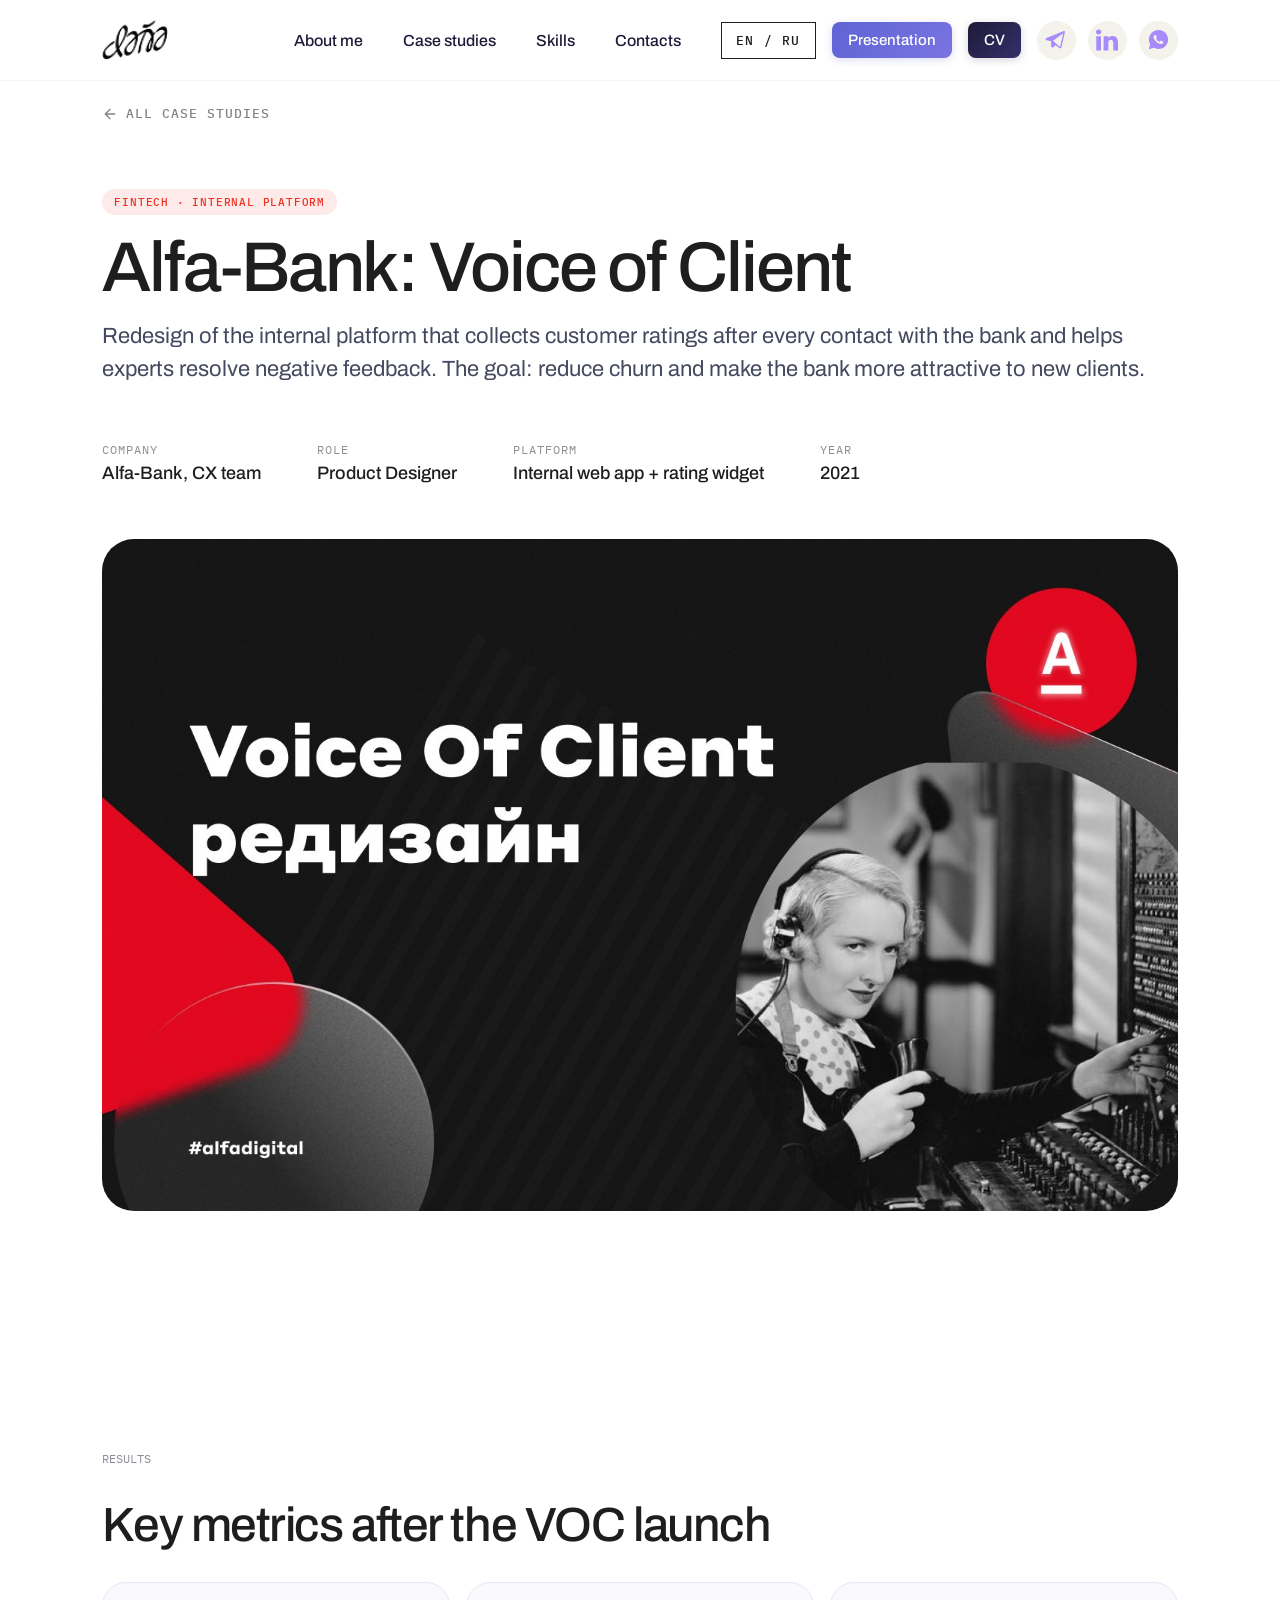
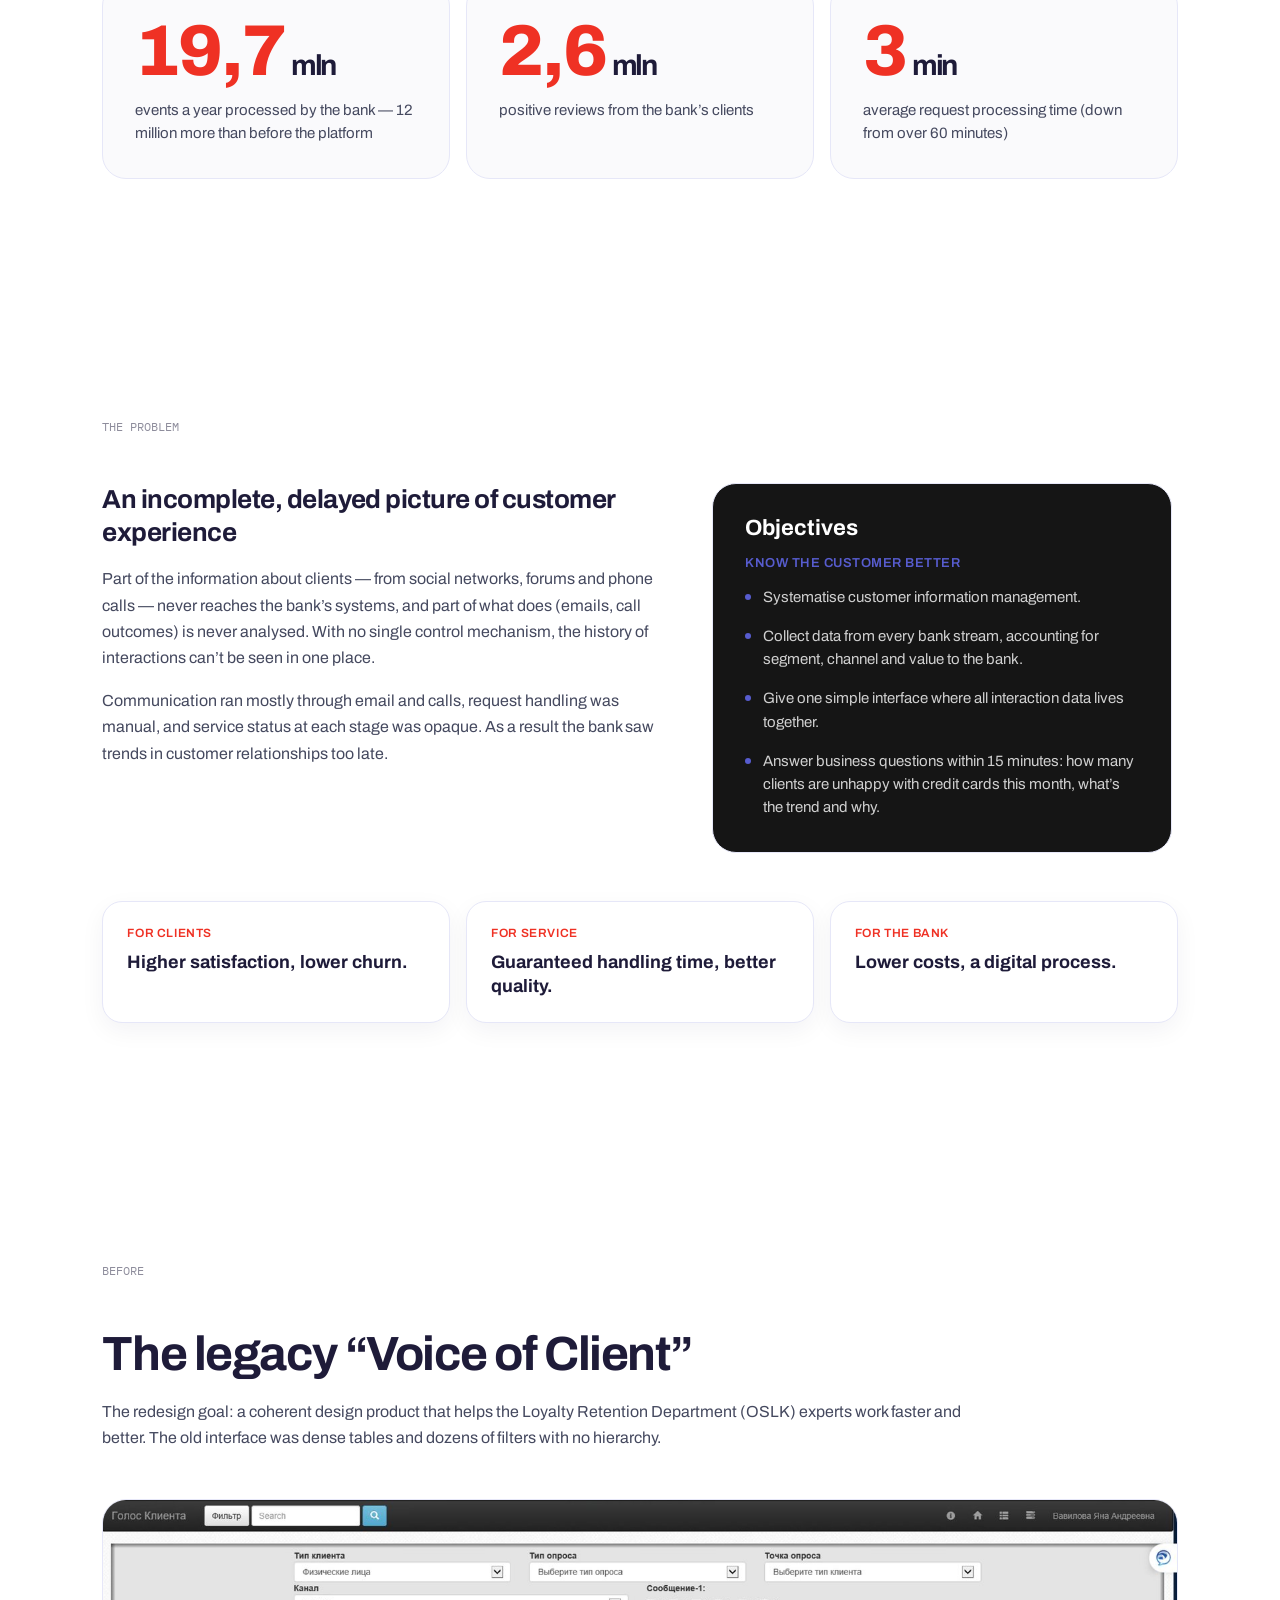
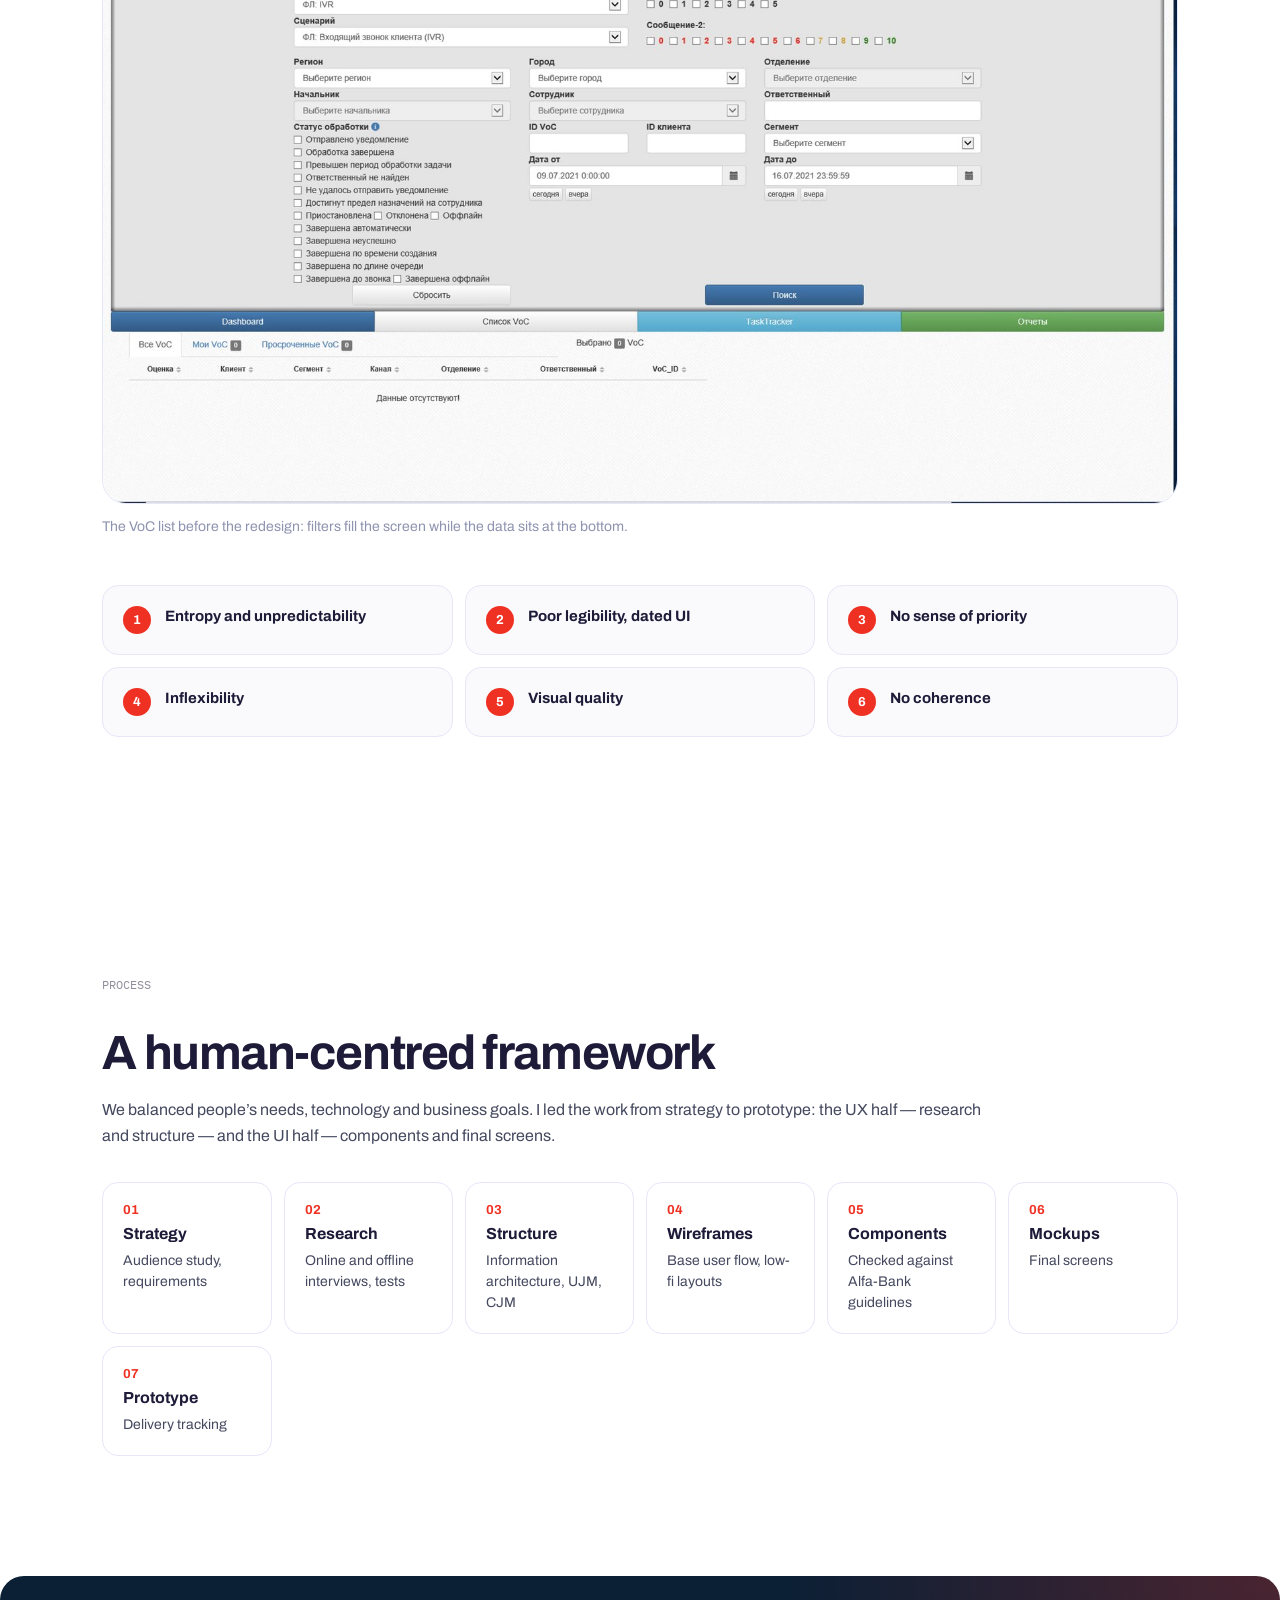
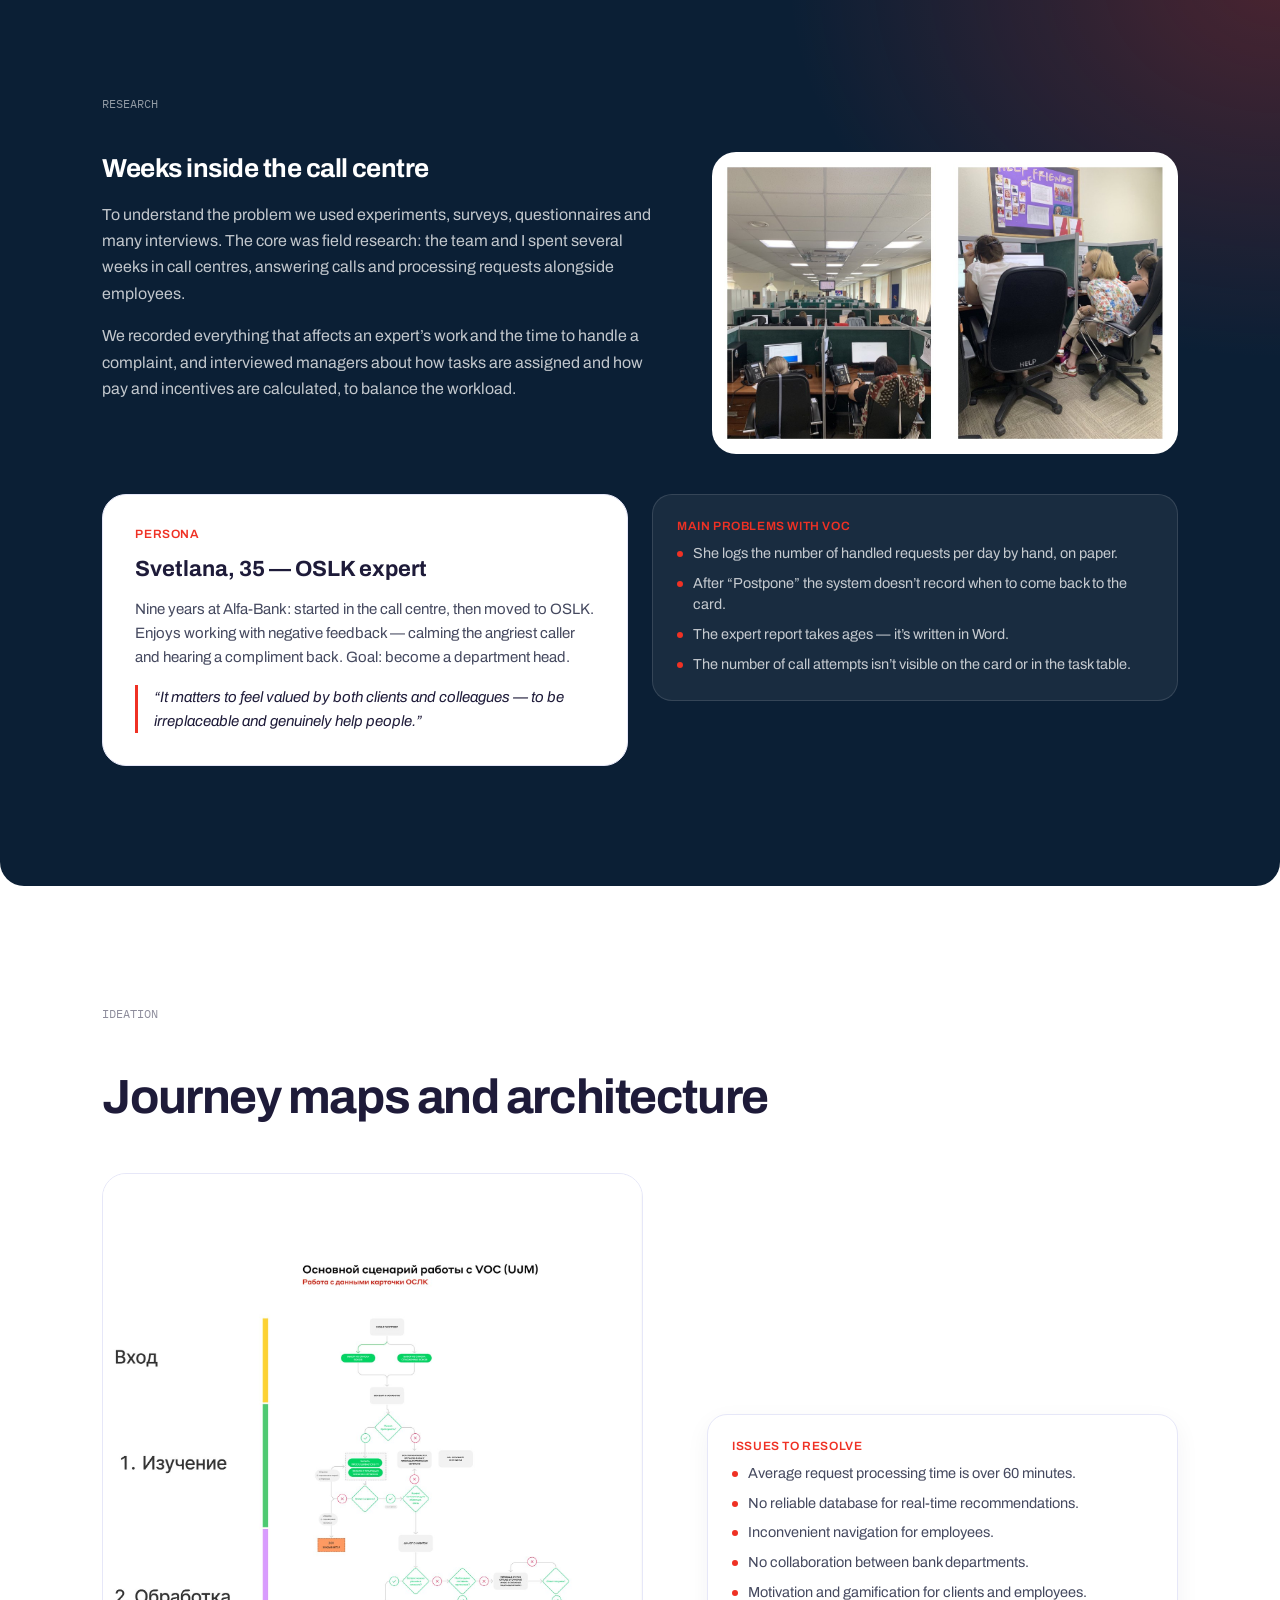
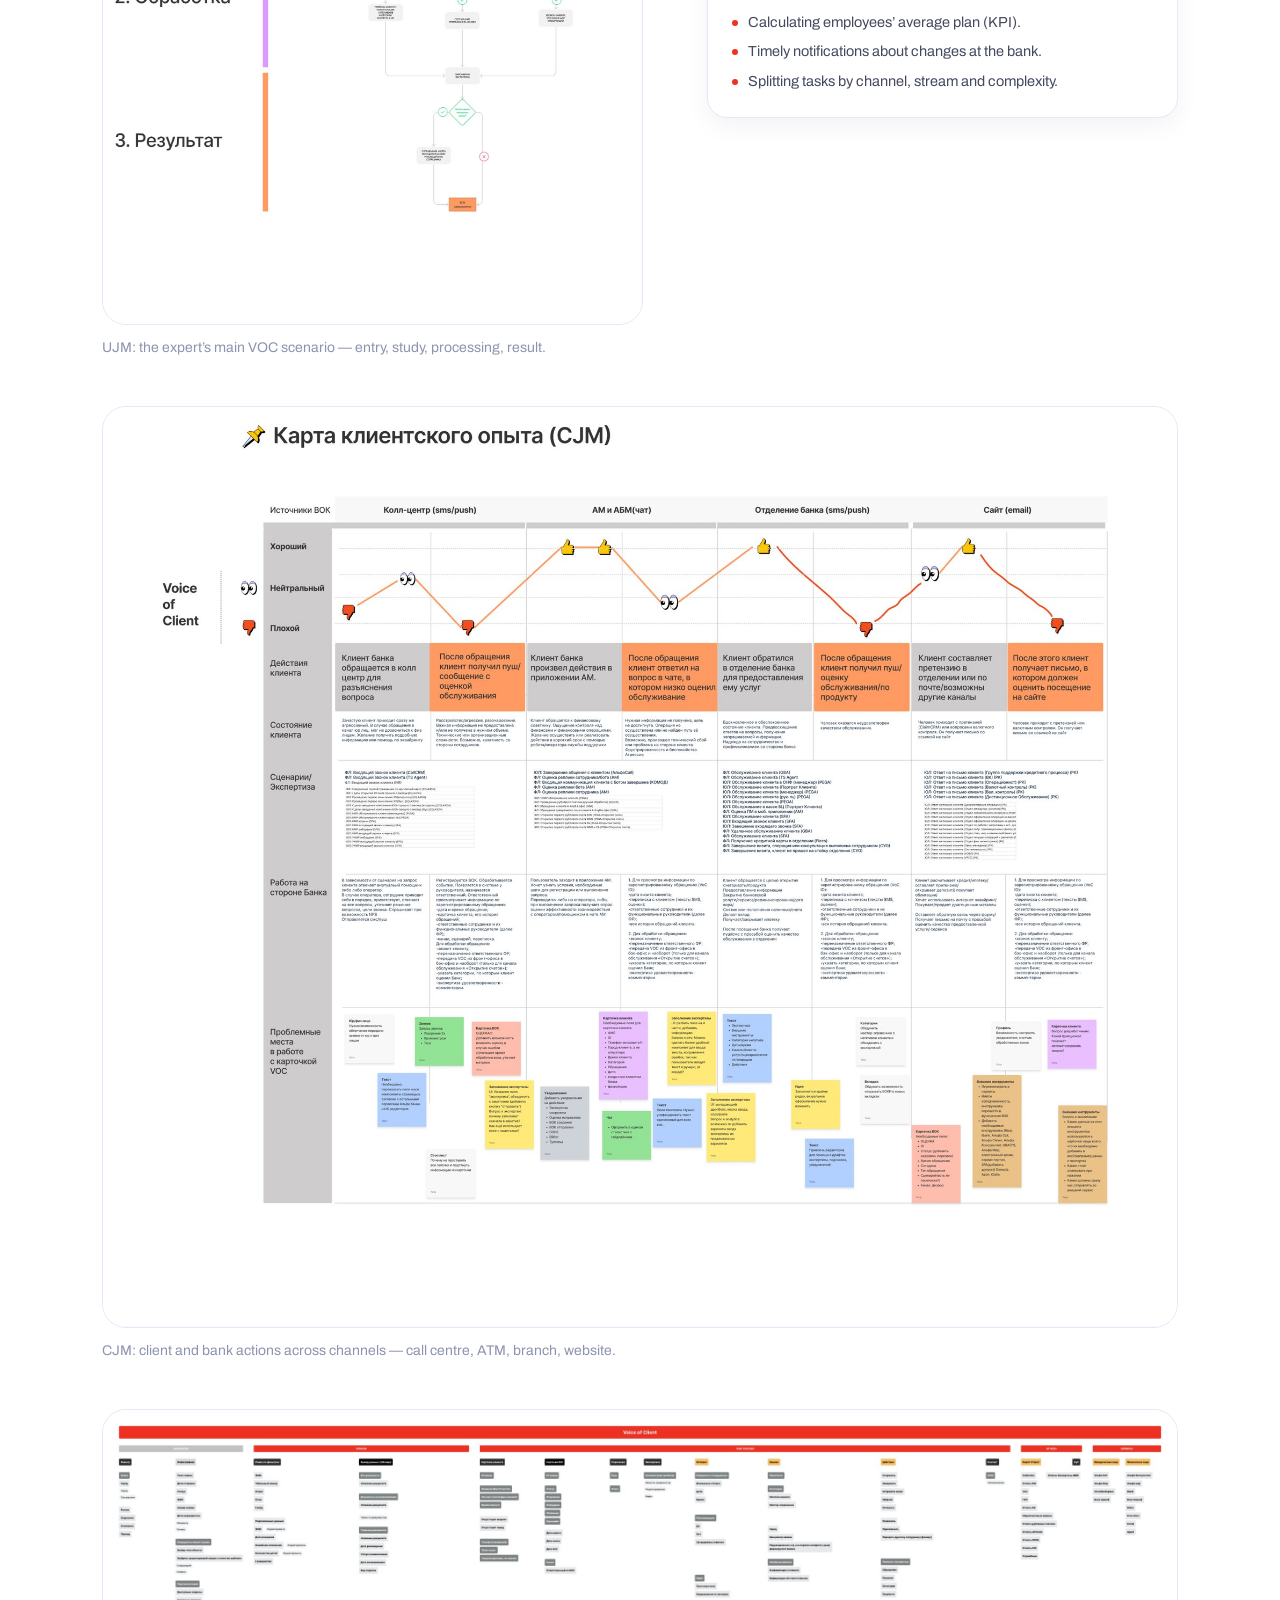
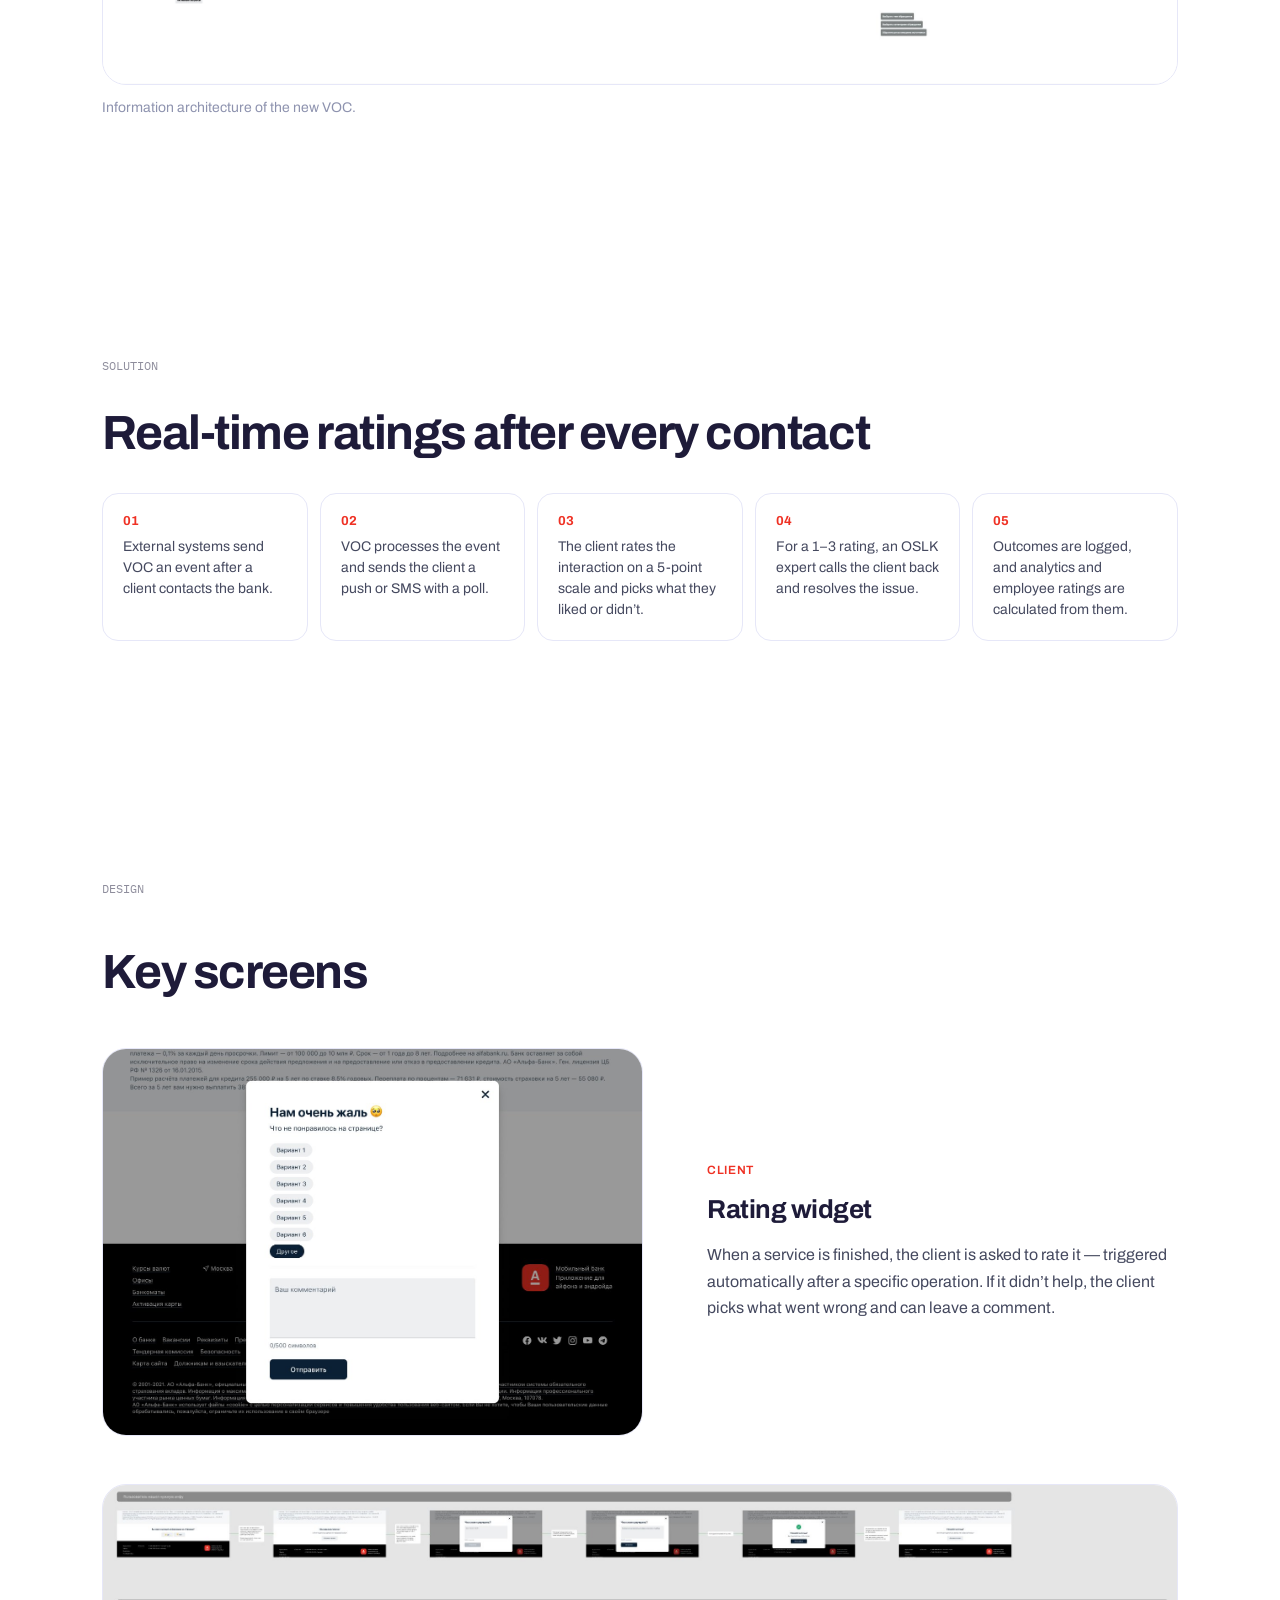
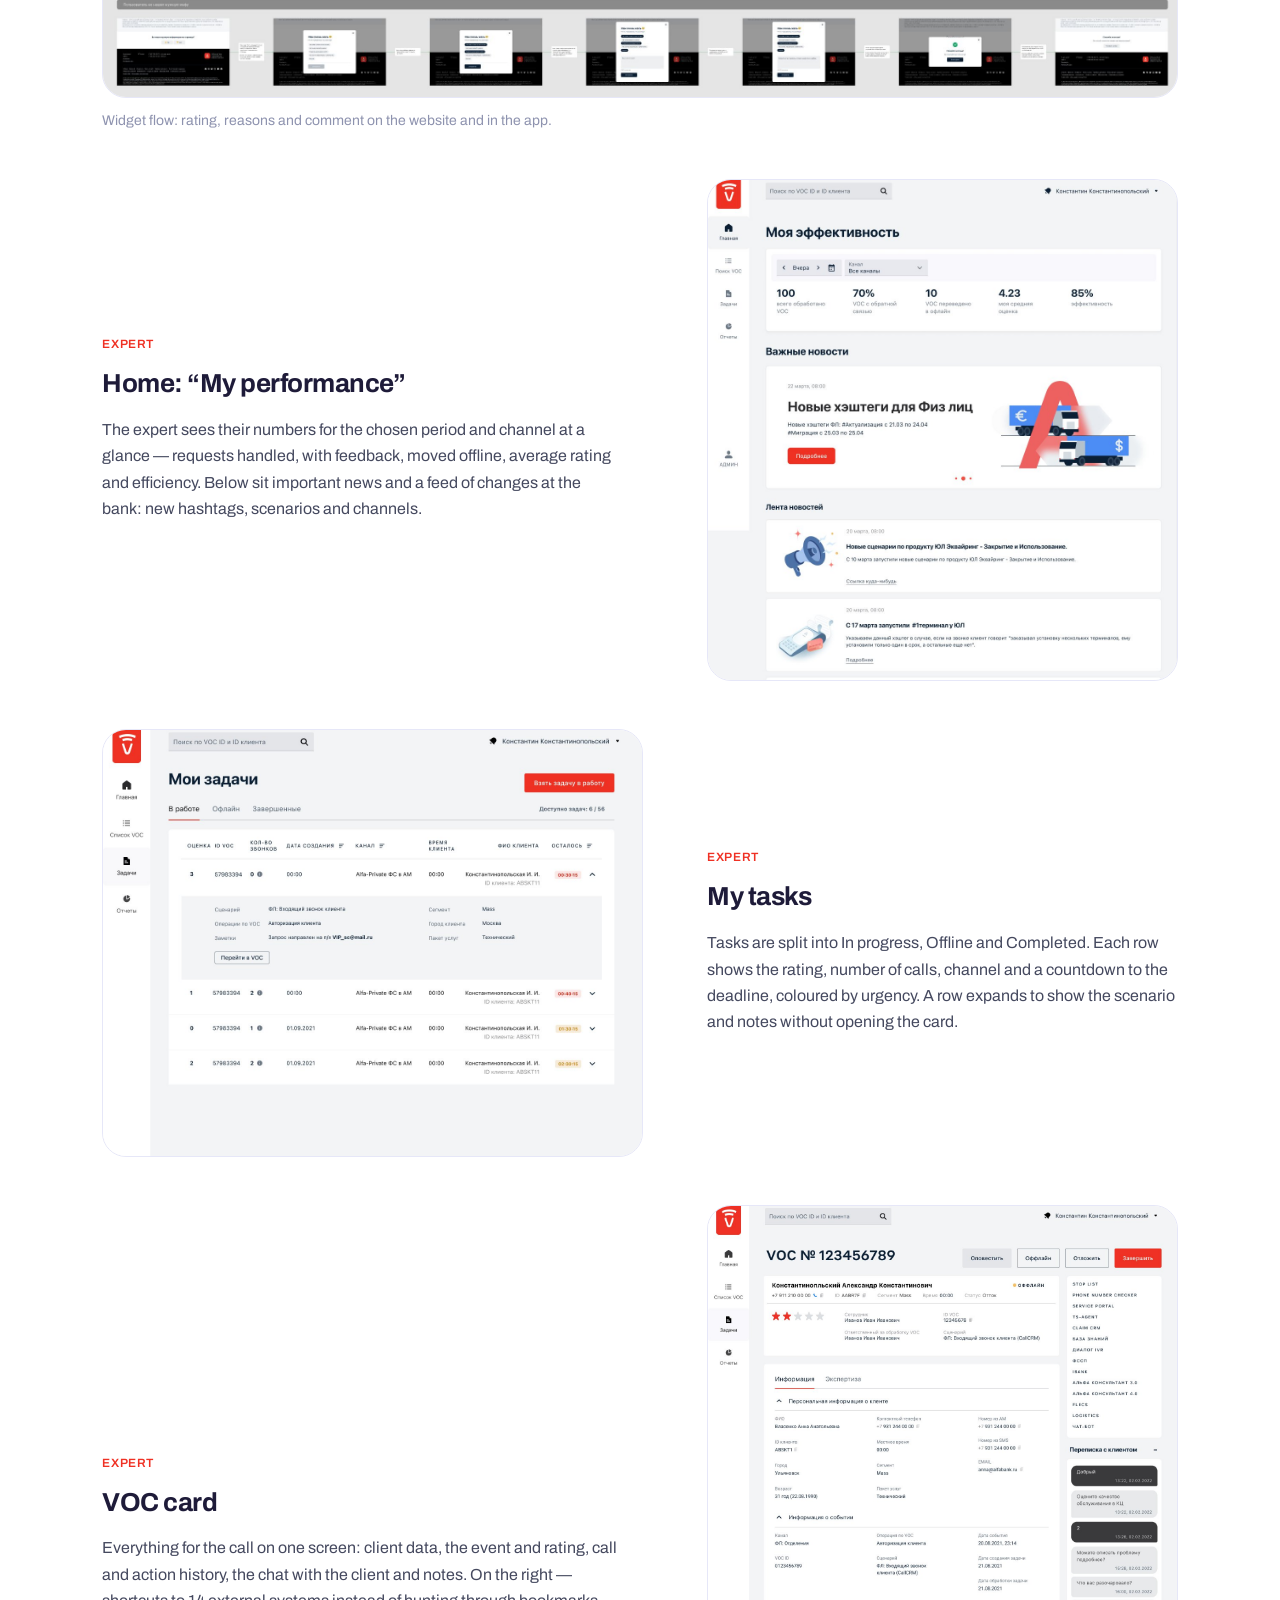
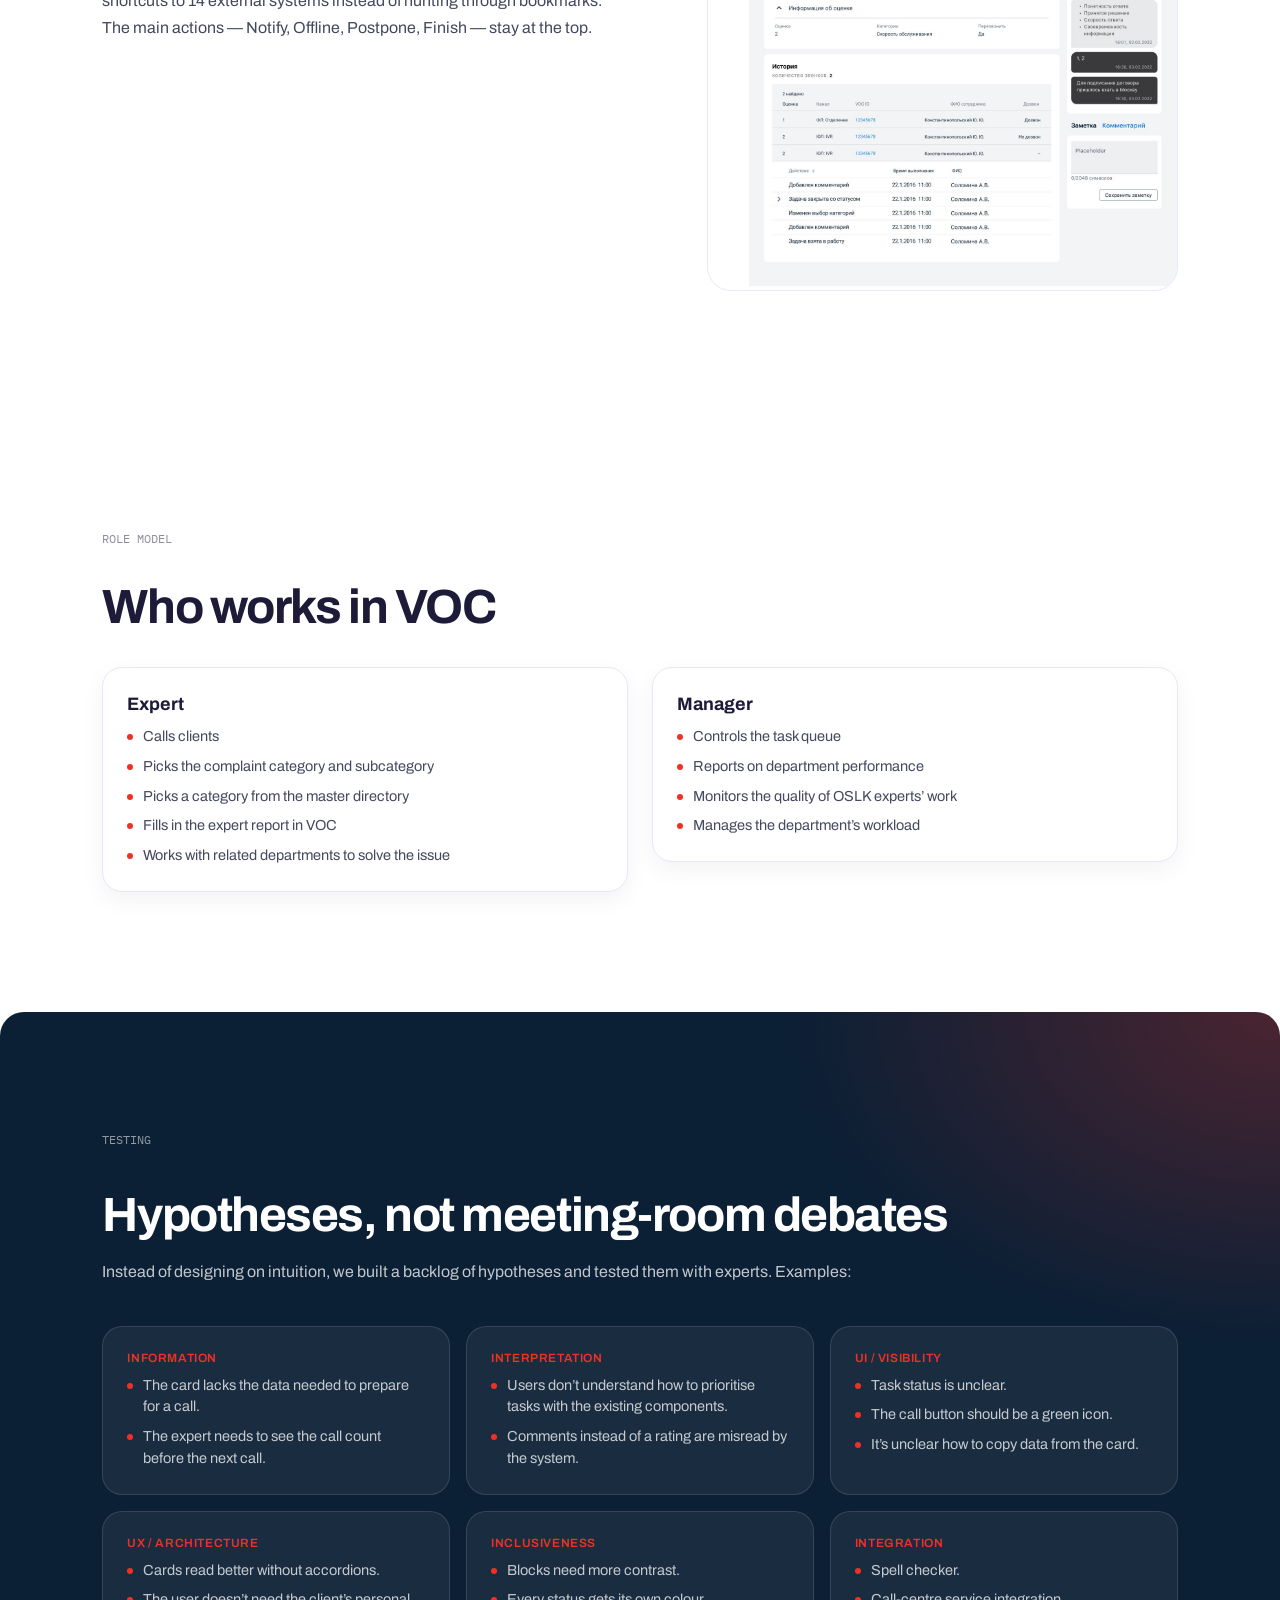
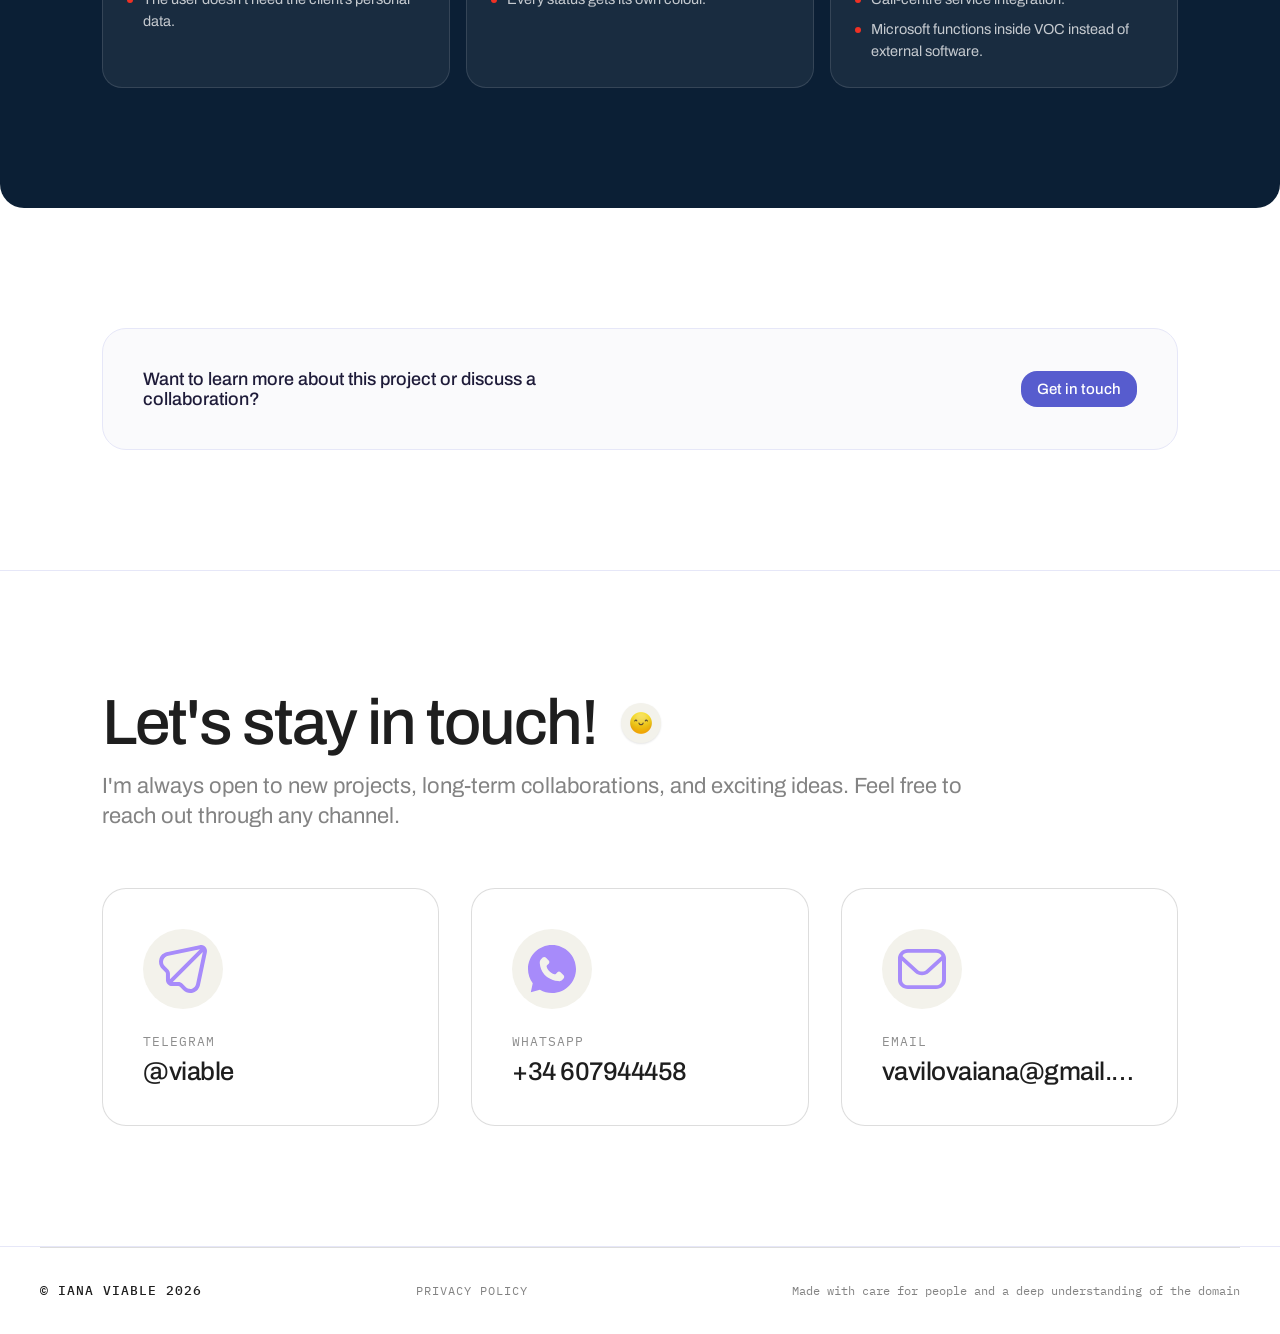
<file: case-studies/alfa-voc.html>
<!DOCTYPE html>
<html lang="en">
<head>
<meta charset="UTF-8">
<meta name="viewport" content="width=device-width, initial-scale=1.0">
<title data-ru="Альфа-Банк «Голос клиента» — кейс | Яна Вавилова">Alfa-Bank Voice of Client — Case Study | Iana Vavilova</title>
<meta name="description" content="Case study: redesign of Alfa-Bank’s Voice of Client platform — real-time customer ratings and tools for the experts who resolve negative feedback." data-ru="Кейс: редизайн платформы «Голос клиента» Альфа-Банка — оценки клиентов в реальном времени и инструменты для экспертов, которые отрабатывают негатив.">
<link rel="icon" href="../favicon.ico" sizes="any">
<link rel="icon" href="../assets/img/favicon.svg" type="image/svg+xml">
<link rel="icon" href="../assets/img/favicon-32.png" sizes="32x32" type="image/png">
<link rel="icon" href="../assets/img/favicon-16.png" sizes="16x16" type="image/png">
<link rel="apple-touch-icon" href="../assets/img/apple-touch-icon.png">
<link rel="preconnect" href="https://fonts.googleapis.com">
<link rel="preconnect" href="https://fonts.gstatic.com" crossorigin>
<link href="https://fonts.googleapis.com/css2?family=Inter:ital,wght@0,400;0,500;0,600;0,700;0,800;0,900;1,500&family=Archivo:ital,wght@0,400;0,500;0,600;0,700;0,800;0,900;1,500&family=IBM+Plex+Mono:wght@400;500&display=swap" rel="stylesheet">
<link rel="stylesheet" href="../css/styles.css">
<link rel="stylesheet" href="../css/case-study.css">
<link rel="stylesheet" href="../css/case-alfa.css">
</head>
<body>

<a class="skip-link" href="#main" data-ru="Перейти к содержимому">Skip to content</a>

<header class="site-header">
  <div class="site-header__inner">
    <a href="../index.html" class="logo" aria-label="Iana Vavilova — home">
      <img src="../assets/img/photos/logo.png" alt="Iana Vavilova logo" width="59" height="36">
    </a>

    <nav class="main-nav" aria-label="Primary">
      <button class="main-nav__toggle" id="navToggle" aria-expanded="false" aria-controls="navLinks">
        <span></span><span></span><span></span>
        <span class="sr-only">Menu</span>
      </button>
      <div class="main-nav__links" id="navLinks">
        <a href="../index.html#mission" data-ru="Обо мне">About me</a>
        <a href="../index.html#case-studies" data-ru="Кейсы">Case studies</a>
        <a href="../index.html#ai-tools" data-ru="Навыки">Skills</a>
        <a href="../index.html#contacts" data-ru="Контакты">Contacts</a>
        <div class="main-nav__buttons">
          <button type="button" id="langToggle" class="tag tag--outline" data-ru="RU / EN" aria-label="Change language">EN / RU</button>
          <a class="tag tag--accent" href="https://www.figma.com/proto/rudZk6rEIAjRQLwwJBsMRe/Viable_personal-brand?node-id=20007962-11445&amp;p=f&amp;scaling=min-zoom&amp;content-scaling=fixed&amp;page-id=1213%3A22987&amp;starting-point-node-id=20007962%3A11445&amp;show-proto-sidebar=1" target="_blank" rel="noopener" data-ru="Презентация">Presentation</a>
          <a class="tag tag--dark" href="../assets/cv/Iana-Vavilova-CV.pdf" download="Iana-Vavilova-CV.pdf" target="_blank" rel="noopener" data-ru="Резюме" data-ru-href="../assets/cv/Yana-Vavilova-CV-RU.pdf" data-ru-download="Yana-Vavilova-CV-RU.pdf">CV</a>
          <div class="nav-socials" role="group" aria-label="Social links">
            <a class="nav-soc" href="https://t.me/viable" target="_blank" rel="noopener" aria-label="Telegram"><svg viewBox="0 0 20 20"><path d="M17.8813 2.04619C17.7844 1.96258 17.6666 1.90696 17.5405 1.88535C17.4144 1.86374 17.2848 1.87694 17.1656 1.92354L1.33283 8.11963C1.10844 8.20689 0.91847 8.36467 0.791518 8.56923C0.664565 8.7738 0.607501 9.01406 0.628917 9.25386C0.650332 9.49366 0.749068 9.72002 0.910259 9.89885C1.07145 10.0777 1.28637 10.1993 1.52267 10.2454L5.62501 11.0509V15.6251C5.62421 15.8743 5.69825 16.1179 5.83755 16.3245C5.97684 16.5311 6.17498 16.691 6.40626 16.7837C6.6372 16.878 6.89116 16.9006 7.13513 16.8487C7.37909 16.7967 7.60178 16.6725 7.77423 16.4923L9.75236 14.4407L12.8906 17.1876C13.1171 17.3884 13.4091 17.4996 13.7117 17.5001C13.8444 17.5 13.9762 17.4792 14.1024 17.4384C14.3086 17.373 14.494 17.2546 14.6403 17.0952C14.7865 16.9358 14.8885 16.7409 14.936 16.5298L18.107 2.73448C18.1354 2.61006 18.1294 2.48027 18.0896 2.35902C18.0498 2.23777 17.9778 2.12963 17.8813 2.04619ZM13.7133 16.2501L7.25392 10.586L16.5508 3.92276L13.7133 16.2501Z"/></svg></a>
            <a class="nav-soc" href="https://www.linkedin.com/in/vavilova/" target="_blank" rel="noopener" aria-label="LinkedIn"><svg viewBox="0 0 20 20"><path fill-rule="evenodd" d="M4.54075 19.5586V6.65985H0.253441V19.5586H4.54075ZM2.39707 4.89874C3.89214 4.89874 4.8227 3.90826 4.8227 2.67045C4.79484 1.40477 3.89215 0.441772 2.42544 0.441772C0.958878 0.441772 0 1.40477 0 2.67045C0 3.90826 0.930358 4.89874 2.36913 4.89874H2.39707Z"/><path fill-rule="evenodd" d="M6.91309 19.5586H11.2003V12.3554C11.2003 11.9699 11.2282 11.5848 11.3414 11.3092C11.6514 10.5389 12.3568 9.74121 13.5412 9.74121C15.0925 9.74121 15.7131 10.9241 15.7131 12.6581V19.5586H20V12.1626C20 8.20072 17.8849 6.35717 15.0642 6.35717C12.7513 6.35717 11.736 7.64994 11.1718 8.5305H11.2005V6.65985H6.9132C6.96946 7.87018 6.91309 19.5586 6.91309 19.5586Z"/></svg></a>
            <a class="nav-soc" href="https://wa.me/34607944458" data-ru-href="https://wa.me/79312444104" target="_blank" rel="noopener" aria-label="WhatsApp"><svg viewBox="0 0 20 20"><path d="M16.605 3.38509C14.9587 1.74447 12.7636 0.833008 10.4465 0.833008C5.62943 0.833008 1.72699 4.7219 1.72699 9.52224C1.72699 11.0413 2.15382 12.5604 2.88553 13.8365L1.66602 18.333L6.30016 17.1177C7.58065 17.7861 8.98309 18.1507 10.4465 18.1507C15.2636 18.1507 19.166 14.2618 19.166 9.46148C19.105 7.21322 18.2514 5.02572 16.605 3.38509ZM14.6538 12.6212C14.4709 13.1073 13.6172 13.5934 13.1904 13.6542C12.8245 13.715 12.3367 13.715 11.8489 13.5934C11.5441 13.4719 11.1172 13.3504 10.6294 13.1073C8.43431 12.1959 7.03187 10.0084 6.90992 9.82606C6.78797 9.70454 5.99529 8.67155 5.99529 7.5778C5.99529 6.48405 6.54406 5.99794 6.72699 5.75488C6.90992 5.51183 7.15382 5.51183 7.33675 5.51183C7.4587 5.51183 7.64162 5.51183 7.76357 5.51183C7.88553 5.51183 8.06845 5.45106 8.25138 5.87641C8.43431 6.30176 8.86114 7.39551 8.92211 7.45627C8.98309 7.5778 8.98309 7.69933 8.92211 7.82086C8.86114 7.94238 8.80016 8.06391 8.67821 8.18544C8.55626 8.30697 8.43431 8.48926 8.37333 8.55002C8.25138 8.67155 8.12943 8.79308 8.25138 8.97537C8.37333 9.21842 8.80016 9.88683 9.47089 10.4945C10.3246 11.2236 10.9953 11.4667 11.2392 11.5882C11.4831 11.7097 11.605 11.649 11.727 11.5275C11.8489 11.4059 12.2758 10.9198 12.3977 10.6768C12.5197 10.4337 12.7026 10.4945 12.8855 10.5552C13.0685 10.616 14.166 11.1629 14.3489 11.2844C14.5928 11.4059 14.7148 11.4667 14.7758 11.5275C14.8367 11.7097 14.8367 12.1351 14.6538 12.6212Z"/></svg></a>
          </div>
        </div>
      </div>
    </nav>
  </div>
</header>

<main id="main" class="cs-main">

  <div class="cs-back-row">
    <a class="cs-back-link" href="../index.html#case-studies">
      <svg viewBox="0 0 24 24" fill="none" stroke="currentColor" stroke-width="2" stroke-linecap="round" stroke-linejoin="round"><path d="M19 12H5M12 19l-7-7 7-7"/></svg>
      <span data-ru="Все кейсы">All case studies</span>
    </a>
  </div>


  <!-- Hero -->
  <section class="cs-hero">
    <div class="cs-hero__head">
      <span class="badge al-badge" data-ru="FinTech · Внутренняя платформа">FinTech · Internal platform</span>
      <h1 class="cs-hero__title" data-ru="Альфа-Банк: Голос клиента">Alfa-Bank: Voice of Client</h1>
      <p class="cs-hero__subtitle" data-ru="Редизайн внутренней платформы, которая собирает оценки клиентов после каждого контакта с банком и помогает экспертам отрабатывать негатив. Цель — снизить отток и сделать банк привлекательнее для новых клиентов.">Redesign of the internal platform that collects customer ratings after every contact with the bank and helps experts resolve negative feedback. The goal: reduce churn and make the bank more attractive to new clients.</p>
    </div>
    <dl class="cs-meta-grid">
      <div class="cs-meta-item"><dt data-ru="Компания">Company</dt><dd data-ru="Альфа-Банк, CX-команда">Alfa-Bank, CX team</dd></div>
      <div class="cs-meta-item"><dt data-ru="Роль">Role</dt><dd data-ru="Продуктовый дизайнер">Product Designer</dd></div>
      <div class="cs-meta-item"><dt data-ru="Платформа">Platform</dt><dd data-ru="Внутреннее веб-приложение + виджет оценки">Internal web app + rating widget</dd></div>
      <div class="cs-meta-item"><dt data-ru="Год">Year</dt><dd>2021</dd></div>
    </dl>
    <div class="al-hero-visual">
      <img src="../assets/img/case-studies/alfa-voc/hero.jpg" alt="Voice of Client platform: expert dashboard and rating widget" width="1440" height="900" loading="eager">
    </div>
  </section>

  <!-- Results -->
  <section class="cs-section cs-section--tight" id="vc-results">
    <span class="label-pill" data-ru="Результаты">Results</span>
    <h2 class="cs-section-title" data-ru="Ключевые метрики после запуска VOC">Key metrics after the VOC launch</h2>
    <div class="al-stats">
      <div class="al-stat"><span class="al-stat__value">19,7<small data-ru="млн">mln</small></span><p data-ru="событий в год обрабатывает банк — на 12 млн больше, чем до платформы">events a year processed by the bank — 12 million more than before the platform</p></div>
      <div class="al-stat"><span class="al-stat__value">2,6<small data-ru="млн">mln</small></span><p data-ru="положительных отзывов от клиентов банка">positive reviews from the bank’s clients</p></div>
      <div class="al-stat"><span class="al-stat__value">3<small data-ru="мин">min</small></span><p data-ru="среднее время обработки обращения (было больше 60 минут)">average request processing time (down from over 60 minutes)</p></div>
    </div>
  </section>

  <!-- Problem -->
  <section class="cs-section" id="vc-problem">
    <span class="label-pill" data-ru="Проблема">The problem</span>
    <div class="al-two">
      <div class="al-text">
        <h3 data-ru="Неполная и запоздалая картина клиентского опыта">An incomplete, delayed picture of customer experience</h3>
        <p data-ru="Часть информации о клиентах — из соцсетей, форумов и звонков — вообще не попадает в системы банка, а часть того, что попадает (письма, итоги звонков), никто не анализирует. Единого механизма контроля нет, и историю взаимодействий невозможно увидеть в одном месте.">Part of the information about clients — from social networks, forums and phone calls — never reaches the bank’s systems, and part of what does (emails, call outcomes) is never analysed. With no single control mechanism, the history of interactions can’t be seen in one place.</p>
        <p data-ru="Коммуникация шла в основном через почту и звонки, обработка обращений была ручной, а статус обслуживания на каждом этапе — непрозрачным. В итоге банк замечал тренды в отношениях с клиентами слишком поздно.">Communication ran mostly through email and calls, request handling was manual, and service status at each stage was opaque. As a result the bank saw trends in customer relationships too late.</p>
      </div>
      <div class="cs-challenge-card">
        <h3 data-ru="Цели">Objectives</h3>
        <span class="cs-challenge-label" data-ru="Лучше знать клиента">Know the customer better</span>
        <ul class="cs-challenge-list">
          <li data-ru="Систематизировать управление информацией о клиентах.">Systematise customer information management.</li>
          <li data-ru="Собирать данные из всех потоков банка с учётом сегмента, канала и ценности для банка.">Collect data from every bank stream, accounting for segment, channel and value to the bank.</li>
          <li data-ru="Дать один простой интерфейс, где живут все данные о взаимодействиях.">Give one simple interface where all interaction data lives together.</li>
          <li data-ru="Отвечать на вопросы бизнеса за 15 минут: сколько клиентов недовольны кредитными картами в этом месяце, какой тренд и почему.">Answer business questions within 15 minutes: how many clients are unhappy with credit cards this month, what’s the trend and why.</li>
        </ul>
      </div>
    </div>
    <div class="al-cards">
      <div class="al-card"><span class="al-card__label" data-ru="Для клиентов">For clients</span><h3 data-ru="Выше удовлетворённость, ниже отток.">Higher satisfaction, lower churn.</h3></div>
      <div class="al-card"><span class="al-card__label" data-ru="Для сервиса">For service</span><h3 data-ru="Гарантированное время обработки, выше качество.">Guaranteed handling time, better quality.</h3></div>
      <div class="al-card"><span class="al-card__label" data-ru="Для банка">For the bank</span><h3 data-ru="Ниже затраты, цифровой процесс.">Lower costs, a digital process.</h3></div>
    </div>
  </section>

  <!-- Legacy -->
  <section class="cs-section" id="vc-legacy">
    <span class="label-pill" data-ru="Было">Before</span>
    <div class="al-head">
      <h2 class="al-section-title" data-ru="Старый «Голос клиента»">The legacy “Voice of Client”</h2>
      <p data-ru="Цель редизайна — цельный дизайн-продукт, который помогает экспертам Отдела сохранения лояльности клиентов (ОСЛК) работать быстрее и лучше. Старый интерфейс — плотные таблицы и десятки фильтров без иерархии.">The redesign goal: a coherent design product that helps the Loyalty Retention Department (OSLK) experts work faster and better. The old interface was dense tables and dozens of filters with no hierarchy.</p>
    </div>
    <figure class="al-figure">
      <div class="al-figure__img"><img src="../assets/img/case-studies/alfa-voc/legacy-filters.jpg" alt="The old VoC list: a wall of filters above the data table" width="1600" height="899" loading="lazy"></div>
      <figcaption data-ru="Список VoC до редизайна: фильтры занимают весь экран, а данные — где-то внизу.">The VoC list before the redesign: filters fill the screen while the data sits at the bottom.</figcaption>
    </figure>
    <ol class="al-numlist">
      <li><span>1</span><b data-ru="Энтропия и непредсказуемость">Entropy and unpredictability</b></li>
      <li><span>2</span><b data-ru="Плохая читаемость, устаревший UI">Poor legibility, dated UI</b></li>
      <li><span>3</span><b data-ru="Нет ощущения приоритета">No sense of priority</b></li>
      <li><span>4</span><b data-ru="Негибкость">Inflexibility</b></li>
      <li><span>5</span><b data-ru="Визуальное качество">Visual quality</b></li>
      <li><span>6</span><b data-ru="Нет цельности">No coherence</b></li>
    </ol>
  </section>

  <!-- Process -->
  <section class="cs-section cs-section--tight" id="vc-process">
    <span class="label-pill" data-ru="Процесс">Process</span>
    <div class="al-head">
      <h2 class="al-section-title" data-ru="Человекоцентричный фреймворк">A human-centred framework</h2>
      <p data-ru="Мы балансировали потребности людей, технологии и цели бизнеса. Я вела работу от стратегии до прототипа: UX-часть — исследование и структуру, и UI-часть — компоненты и финальные экраны.">We balanced people’s needs, technology and business goals. I led the work from strategy to prototype: the UX half — research and structure — and the UI half — components and final screens.</p>
    </div>
    <div class="al-steps">
      <div class="al-step"><h3 data-ru="Стратегия">Strategy</h3><p data-ru="Изучение аудитории, требования">Audience study, requirements</p></div>
      <div class="al-step"><h3 data-ru="Исследование">Research</h3><p data-ru="Онлайн- и офлайн-интервью, тесты">Online and offline interviews, tests</p></div>
      <div class="al-step"><h3 data-ru="Структура">Structure</h3><p data-ru="Информационная архитектура, UJM, CJM">Information architecture, UJM, CJM</p></div>
      <div class="al-step"><h3 data-ru="Вайрфреймы">Wireframes</h3><p data-ru="Базовый user flow, low-fi макеты">Base user flow, low-fi layouts</p></div>
      <div class="al-step"><h3 data-ru="Компоненты">Components</h3><p data-ru="Сверка с гайдлайнами Альфа-Банка">Checked against Alfa-Bank guidelines</p></div>
      <div class="al-step"><h3 data-ru="Макеты">Mockups</h3><p data-ru="Финальные экраны">Final screens</p></div>
      <div class="al-step"><h3 data-ru="Прототип">Prototype</h3><p data-ru="Сопровождение разработки">Delivery tracking</p></div>
    </div>
  </section>

  <!-- Research -->
  <section class="al-dark" id="vc-research">
    <div class="al-dark__bg"></div>
    <div class="al-dark__inner">
      <span class="label-pill label-pill--dark" data-ru="Исследование">Research</span>
      <div class="al-two">
        <div class="al-text">
          <h3 class="al-section-title" data-ru="Недели в колл-центре">Weeks inside the call centre</h3>
          <p data-ru="Чтобы понять проблему, мы использовали эксперименты, опросы, анкеты и множество интервью. Основой стало полевое исследование: мы с командой несколько недель провели в колл-центрах — принимали звонки и обрабатывали обращения вместе с сотрудниками.">To understand the problem we used experiments, surveys, questionnaires and many interviews. The core was field research: the team and I spent several weeks in call centres, answering calls and processing requests alongside employees.</p>
          <p data-ru="Мы фиксировали всё, что влияет на работу эксперта и время обработки жалобы, и расспрашивали руководителей, как распределяются задачи и считаются зарплата и мотивация, — чтобы сбалансировать нагрузку.">We recorded everything that affects an expert’s work and the time to handle a complaint, and interviewed managers about how tasks are assigned and how pay and incentives are calculated, to balance the workload.</p>
        </div>
        <figure class="al-figure">
          <div class="al-figure__img"><img src="../assets/img/case-studies/alfa-voc/field-research.jpg" alt="Field research in the call centre" width="1297" height="840" loading="lazy"></div>
        </figure>
      </div>
      <div class="al-grid-2">
        <div class="al-persona">
          <span class="al-card__label" data-ru="Персона">Persona</span>
          <h3 data-ru="Светлана, 35 — эксперт ОСЛК">Svetlana, 35 — OSLK expert</h3>
          <p data-ru="Девять лет в Альфа-Банке: начинала в колл-центре, потом перешла в ОСЛК. Любит работать с негативом — успокоить самого злого клиента и услышать в ответ комплимент. Цель — стать руководителем отдела.">Nine years at Alfa-Bank: started in the call centre, then moved to OSLK. Enjoys working with negative feedback — calming the angriest caller and hearing a compliment back. Goal: become a department head.</p>
          <blockquote data-ru="«Важно чувствовать, что тебя ценят и клиенты, и коллеги, — быть незаменимой и по-настоящему помогать людям».">“It matters to feel valued by both clients and colleagues — to be irreplaceable and genuinely help people.”</blockquote>
        </div>
        <div class="al-card">
          <span class="al-card__label" data-ru="Главные проблемы с VOC">Main problems with VOC</span>
          <ul>
            <li data-ru="Количество обработанных за день обращений она считает вручную, на бумаге.">She logs the number of handled requests per day by hand, on paper.</li>
            <li data-ru="После «Отложить» система не запоминает, когда вернуться к карточке.">After “Postpone” the system doesn’t record when to come back to the card.</li>
            <li data-ru="Отчёт эксперта пишется долго — в Word.">The expert report takes ages — it’s written in Word.</li>
            <li data-ru="Количество попыток дозвона не видно ни в карточке, ни в таблице задач.">The number of call attempts isn’t visible on the card or in the task table.</li>
          </ul>
        </div>
      </div>
    </div>
  </section>

  <!-- Ideation -->
  <section class="cs-section" id="vc-ideation">
    <span class="label-pill" data-ru="Идеация">Ideation</span>
    <h2 class="al-section-title" data-ru="Карты пути и архитектура">Journey maps and architecture</h2>
    <div class="al-feature">
      <figure class="al-figure">
        <div class="al-figure__img"><img src="../assets/img/case-studies/alfa-voc/ujm.jpg" alt="User journey map of the expert's main scenario" width="1600" height="2227" loading="lazy"></div>
        <figcaption data-ru="UJM: основной сценарий эксперта в VOC — вход, изучение, обработка, результат.">UJM: the expert’s main VOC scenario — entry, study, processing, result.</figcaption>
      </figure>
      <div class="al-card">
        <span class="al-card__label" data-ru="Что нужно решить">Issues to resolve</span>
        <ul>
          <li data-ru="Среднее время обработки обращения — больше 60 минут.">Average request processing time is over 60 minutes.</li>
          <li data-ru="Нет надёжной базы для рекомендаций в реальном времени.">No reliable database for real-time recommendations.</li>
          <li data-ru="Неудобная навигация для сотрудников.">Inconvenient navigation for employees.</li>
          <li data-ru="Нет взаимодействия между подразделениями банка.">No collaboration between bank departments.</li>
          <li data-ru="Мотивация и геймификация для клиентов и сотрудников.">Motivation and gamification for clients and employees.</li>
          <li data-ru="Расчёт среднего плана сотрудников (KPI).">Calculating employees’ average plan (KPI).</li>
          <li data-ru="Своевременные уведомления об изменениях в банке.">Timely notifications about changes at the bank.</li>
          <li data-ru="Разделение задач по каналу, потоку и сложности.">Splitting tasks by channel, stream and complexity.</li>
        </ul>
      </div>
    </div>
    <figure class="al-figure">
      <div class="al-figure__img"><img src="../assets/img/case-studies/alfa-voc/cjm.jpg" alt="Customer journey map across channels" width="2000" height="1714" loading="lazy"></div>
      <figcaption data-ru="CJM: действия клиента и банка по каналам — колл-центр, банкомат, отделение, сайт.">CJM: client and bank actions across channels — call centre, ATM, branch, website.</figcaption>
    </figure>
    <figure class="al-figure">
      <div class="al-figure__img"><img src="../assets/img/case-studies/alfa-voc/architecture.jpg" alt="Information architecture of the new VOC" width="2400" height="612" loading="lazy"></div>
      <figcaption data-ru="Информационная архитектура нового VOC.">Information architecture of the new VOC.</figcaption>
    </figure>
  </section>

  <!-- Solution -->
  <section class="cs-section cs-section--tight" id="vc-solution">
    <span class="label-pill" data-ru="Решение">Solution</span>
    <h2 class="al-section-title" data-ru="Оценки в реальном времени после каждого контакта">Real-time ratings after every contact</h2>
    <div class="al-steps">
      <div class="al-step"><p data-ru="Внешние системы отправляют в VOC событие после контакта клиента с банком.">External systems send VOC an event after a client contacts the bank.</p></div>
      <div class="al-step"><p data-ru="VOC обрабатывает событие и отправляет клиенту push или SMS с опросом.">VOC processes the event and sends the client a push or SMS with a poll.</p></div>
      <div class="al-step"><p data-ru="Клиент оценивает взаимодействие по 5-балльной шкале и выбирает, что понравилось или нет.">The client rates the interaction on a 5-point scale and picks what they liked or didn’t.</p></div>
      <div class="al-step"><p data-ru="При оценке 1–3 эксперт ОСЛК перезванивает клиенту и решает вопрос.">For a 1–3 rating, an OSLK expert calls the client back and resolves the issue.</p></div>
      <div class="al-step"><p data-ru="Итоги фиксируются, по ним считаются аналитика и рейтинг сотрудников.">Outcomes are logged, and analytics and employee ratings are calculated from them.</p></div>
    </div>
  </section>

  <!-- Design -->
  <section class="cs-section" id="vc-design">
    <span class="label-pill" data-ru="Дизайн">Design</span>
    <h2 class="al-section-title" data-ru="Ключевые экраны">Key screens</h2>

    <div class="al-feature">
      <figure class="al-figure"><div class="al-figure__img"><img src="../assets/img/case-studies/alfa-voc/widget-modal.jpg" alt="Rating widget modal" width="1280" height="915" loading="lazy"></div></figure>
      <div class="al-text">
        <span class="al-card__label" data-ru="Клиент">Client</span>
        <h3 data-ru="Виджет оценки">Rating widget</h3>
        <p data-ru="Когда услуга оказана, клиента просят её оценить — опрос запускается автоматически после конкретной операции. Если не помогли, клиент выбирает, что пошло не так, и может оставить комментарий.">When a service is finished, the client is asked to rate it — triggered automatically after a specific operation. If it didn’t help, the client picks what went wrong and can leave a comment.</p>
      </div>
    </div>
    <figure class="al-figure">
      <div class="al-figure__img"><img src="../assets/img/case-studies/alfa-voc/widget-flow.jpg" alt="Rating widget flow" width="2280" height="450" loading="lazy"></div>
      <figcaption data-ru="Флоу виджета: оценка, причины и комментарий на сайте и в приложении.">Widget flow: rating, reasons and comment on the website and in the app.</figcaption>
    </figure>

    <div class="al-feature al-feature--reverse">
      <figure class="al-figure"><div class="al-figure__img"><img src="../assets/img/case-studies/alfa-voc/screen-dashboard.jpg" alt="Expert home screen: My performance" width="1104" height="1180" loading="lazy"></div></figure>
      <div class="al-text">
        <span class="al-card__label" data-ru="Эксперт">Expert</span>
        <h3 data-ru="Главная: «Моя эффективность»">Home: “My performance”</h3>
        <p data-ru="Эксперт сразу видит свои показатели за выбранный период и канал — обработанные обращения, с обратной связью, переведённые в офлайн, средняя оценка и эффективность. Ниже — важные новости и лента изменений в банке: новые хэштеги, сценарии и каналы.">The expert sees their numbers for the chosen period and channel at a glance — requests handled, with feedback, moved offline, average rating and efficiency. Below sit important news and a feed of changes at the bank: new hashtags, scenarios and channels.</p>
      </div>
    </div>

    <div class="al-feature">
      <figure class="al-figure"><div class="al-figure__img"><img src="../assets/img/case-studies/alfa-voc/screen-tasks.jpg" alt="My tasks table" width="1366" height="1080" loading="lazy"></div></figure>
      <div class="al-text">
        <span class="al-card__label" data-ru="Эксперт">Expert</span>
        <h3 data-ru="Мои задачи">My tasks</h3>
        <p data-ru="Задачи разделены на «В работе», «Офлайн» и «Завершённые». В каждой строке — оценка, число звонков, канал и таймер до дедлайна, окрашенный по срочности. Строка раскрывается и показывает сценарий и заметки без открытия карточки.">Tasks are split into In progress, Offline and Completed. Each row shows the rating, number of calls, channel and a countdown to the deadline, coloured by urgency. A row expands to show the scenario and notes without opening the card.</p>
      </div>
    </div>

    <div class="al-feature al-feature--reverse">
      <figure class="al-figure"><div class="al-figure__img"><img src="../assets/img/case-studies/alfa-voc/screen-card.jpg" alt="VOC card screen" width="1366" height="1996" loading="lazy"></div></figure>
      <div class="al-text">
        <span class="al-card__label" data-ru="Эксперт">Expert</span>
        <h3 data-ru="Карточка VOC">VOC card</h3>
        <p data-ru="Всё для звонка на одном экране: данные клиента, событие и оценка, история звонков и действий, чат с клиентом и заметки. Справа — переходы в 14 внешних систем вместо поиска по закладкам. Основные действия — «Уведомить», «Офлайн», «Отложить», «Завершить» — всегда наверху.">Everything for the call on one screen: client data, the event and rating, call and action history, the chat with the client and notes. On the right — shortcuts to 14 external systems instead of hunting through bookmarks. The main actions — Notify, Offline, Postpone, Finish — stay at the top.</p>
      </div>
    </div>
  </section>

  <!-- Roles -->
  <section class="cs-section cs-section--tight" id="vc-roles">
    <span class="label-pill" data-ru="Ролевая модель">Role model</span>
    <h2 class="al-section-title" data-ru="Кто работает в VOC">Who works in VOC</h2>
    <div class="al-grid-2">
      <div class="al-card">
        <h3 data-ru="Эксперт">Expert</h3>
        <ul>
          <li data-ru="Звонит клиентам">Calls clients</li>
          <li data-ru="Выбирает категорию и подкатегорию жалобы">Picks the complaint category and subcategory</li>
          <li data-ru="Выбирает категорию из мастер-справочника">Picks a category from the master directory</li>
          <li data-ru="Заполняет отчёт эксперта в VOC">Fills in the expert report in VOC</li>
          <li data-ru="Работает со смежными подразделениями над решением вопроса">Works with related departments to solve the issue</li>
        </ul>
      </div>
      <div class="al-card">
        <h3 data-ru="Руководитель">Manager</h3>
        <ul>
          <li data-ru="Контролирует очередь задач">Controls the task queue</li>
          <li data-ru="Отчитывается об эффективности отдела">Reports on department performance</li>
          <li data-ru="Следит за качеством работы экспертов ОСЛК">Monitors the quality of OSLK experts’ work</li>
          <li data-ru="Управляет нагрузкой отдела">Manages the department’s workload</li>
        </ul>
      </div>
    </div>
  </section>

  <!-- Testing -->
  <section class="al-dark" id="vc-testing">
    <div class="al-dark__bg"></div>
    <div class="al-dark__inner">
      <span class="label-pill label-pill--dark" data-ru="Тестирование">Testing</span>
      <div class="al-head">
        <h2 class="al-section-title" data-ru="Гипотезы вместо споров в переговорке">Hypotheses, not meeting-room debates</h2>
        <p data-ru="Вместо дизайна на интуиции мы собрали бэклог гипотез и проверяли их с экспертами. Примеры:">Instead of designing on intuition, we built a backlog of hypotheses and tested them with experts. Examples:</p>
      </div>
      <div class="al-cards">
        <div class="al-card"><span class="al-card__label" data-ru="Информация">Information</span><ul><li data-ru="В карточке не хватает данных для подготовки к звонку.">The card lacks the data needed to prepare for a call.</li><li data-ru="Эксперту нужно видеть число звонков перед следующим звонком.">The expert needs to see the call count before the next call.</li></ul></div>
        <div class="al-card"><span class="al-card__label" data-ru="Интерпретация">Interpretation</span><ul><li data-ru="Пользователи не понимают, как приоритизировать задачи с текущими компонентами.">Users don’t understand how to prioritise tasks with the existing components.</li><li data-ru="Комментарии вместо оценки система считывает неверно.">Comments instead of a rating are misread by the system.</li></ul></div>
        <div class="al-card"><span class="al-card__label" data-ru="UI / заметность">UI / visibility</span><ul><li data-ru="Статус задачи неочевиден.">Task status is unclear.</li><li data-ru="Кнопка звонка должна быть зелёной иконкой.">The call button should be a green icon.</li><li data-ru="Непонятно, как скопировать данные из карточки.">It’s unclear how to copy data from the card.</li></ul></div>
        <div class="al-card"><span class="al-card__label" data-ru="UX / архитектура">UX / architecture</span><ul><li data-ru="Карточки читаются лучше без аккордеонов.">Cards read better without accordions.</li><li data-ru="Пользователю не нужны персональные данные клиента.">The user doesn’t need the client’s personal data.</li></ul></div>
        <div class="al-card"><span class="al-card__label" data-ru="Инклюзивность">Inclusiveness</span><ul><li data-ru="Блокам нужно больше контраста.">Blocks need more contrast.</li><li data-ru="У каждого статуса — свой цвет.">Every status gets its own colour.</li></ul></div>
        <div class="al-card"><span class="al-card__label" data-ru="Интеграции">Integration</span><ul><li data-ru="Проверка орфографии.">Spell checker.</li><li data-ru="Интеграция с сервисом колл-центра.">Call-centre service integration.</li><li data-ru="Функции Microsoft внутри VOC вместо внешнего ПО.">Microsoft functions inside VOC instead of external software.</li></ul></div>
      </div>
    </div>
  </section>

  <!-- CTA back to portfolio -->
  <section class="cs-section cs-section--tight">
    <div class="cs-cta">
      <p data-ru="Хотите узнать больше об этом проекте или обсудить сотрудничество?">Want to learn more about this project or discuss a collaboration?</p>
      <a class="tag tag--accent" href="../index.html#contacts" data-ru="Связаться со мной">Get in touch</a>
    </div>
  </section>

  <!-- Contacts -->
  <section class="contacts" id="contacts">
    <div class="contacts__header">
      <div class="contacts__title-row">
        <h2 data-ru="Давайте общаться!">Let's stay in touch!</h2>
        <span class="smiley-bubble smiley-bubble--card" aria-hidden="true"><img src="../assets/img/icons/smile-emoji.png" alt="" width="24" height="24"></span>
      </div>
      <p data-ru="Я всегда открыта для новых проектов, долгосрочного сотрудничества и классных идей. Свяжитесь со мной любым удобным способом.">I'm always open to new projects, long-term collaborations, and exciting ideas. Feel free to reach out through any channel.</p>
    </div>

    <div class="contact-cards">
      <a class="contact-card" href="https://t.me/viable" target="_blank" rel="noopener">
        <span class="contact-card__icon contact-card__icon--figma"><img src="../assets/img/icons/contact-telegram.svg" alt="" width="80" height="80"></span>
        <span class="contact-card__text">
          <span class="contact-card__label">Telegram</span>
          <span class="contact-card__value">@viable</span>
        </span>
      </a>
      <a class="contact-card" href="https://wa.me/34607944458" data-ru-href="https://wa.me/79312444104" target="_blank" rel="noopener">
        <span class="contact-card__icon contact-card__icon--figma"><img src="../assets/img/icons/contact-whatsapp.svg" alt="" width="80" height="80"></span>
        <span class="contact-card__text">
          <span class="contact-card__label">WhatsApp</span>
          <span class="contact-card__value" data-ru="+7 931 2444104">+34 607944458</span>
        </span>
      </a>
      <a class="contact-card" href="mailto:vavilovaiana@gmail.com">
        <span class="contact-card__icon contact-card__icon--figma"><img src="../assets/img/icons/contact-email.svg" alt="" width="80" height="80"></span>
        <span class="contact-card__text">
          <span class="contact-card__label" data-ru="Электронная почта">Email</span>
          <span class="contact-card__value">vavilovaiana@gmail.com</span>
        </span>
      </a>
    </div>
  </section>

</main>

<footer class="site-footer site-footer--bc">
  <p class="site-footer__copy">&copy; Iana Viable <span id="year">2026</span></p>
  <p class="site-footer__link" data-ru="Политика конфиденциальности">Privacy policy</p>
  <p class="site-footer__tagline" data-ru="Сделано с вниманием к людям, с глубоким пониманием предметной области">Made with care for people and a deep understanding of the domain</p>
</footer>

<script src="../js/main.js"></script>
</body>
</html>
</file>
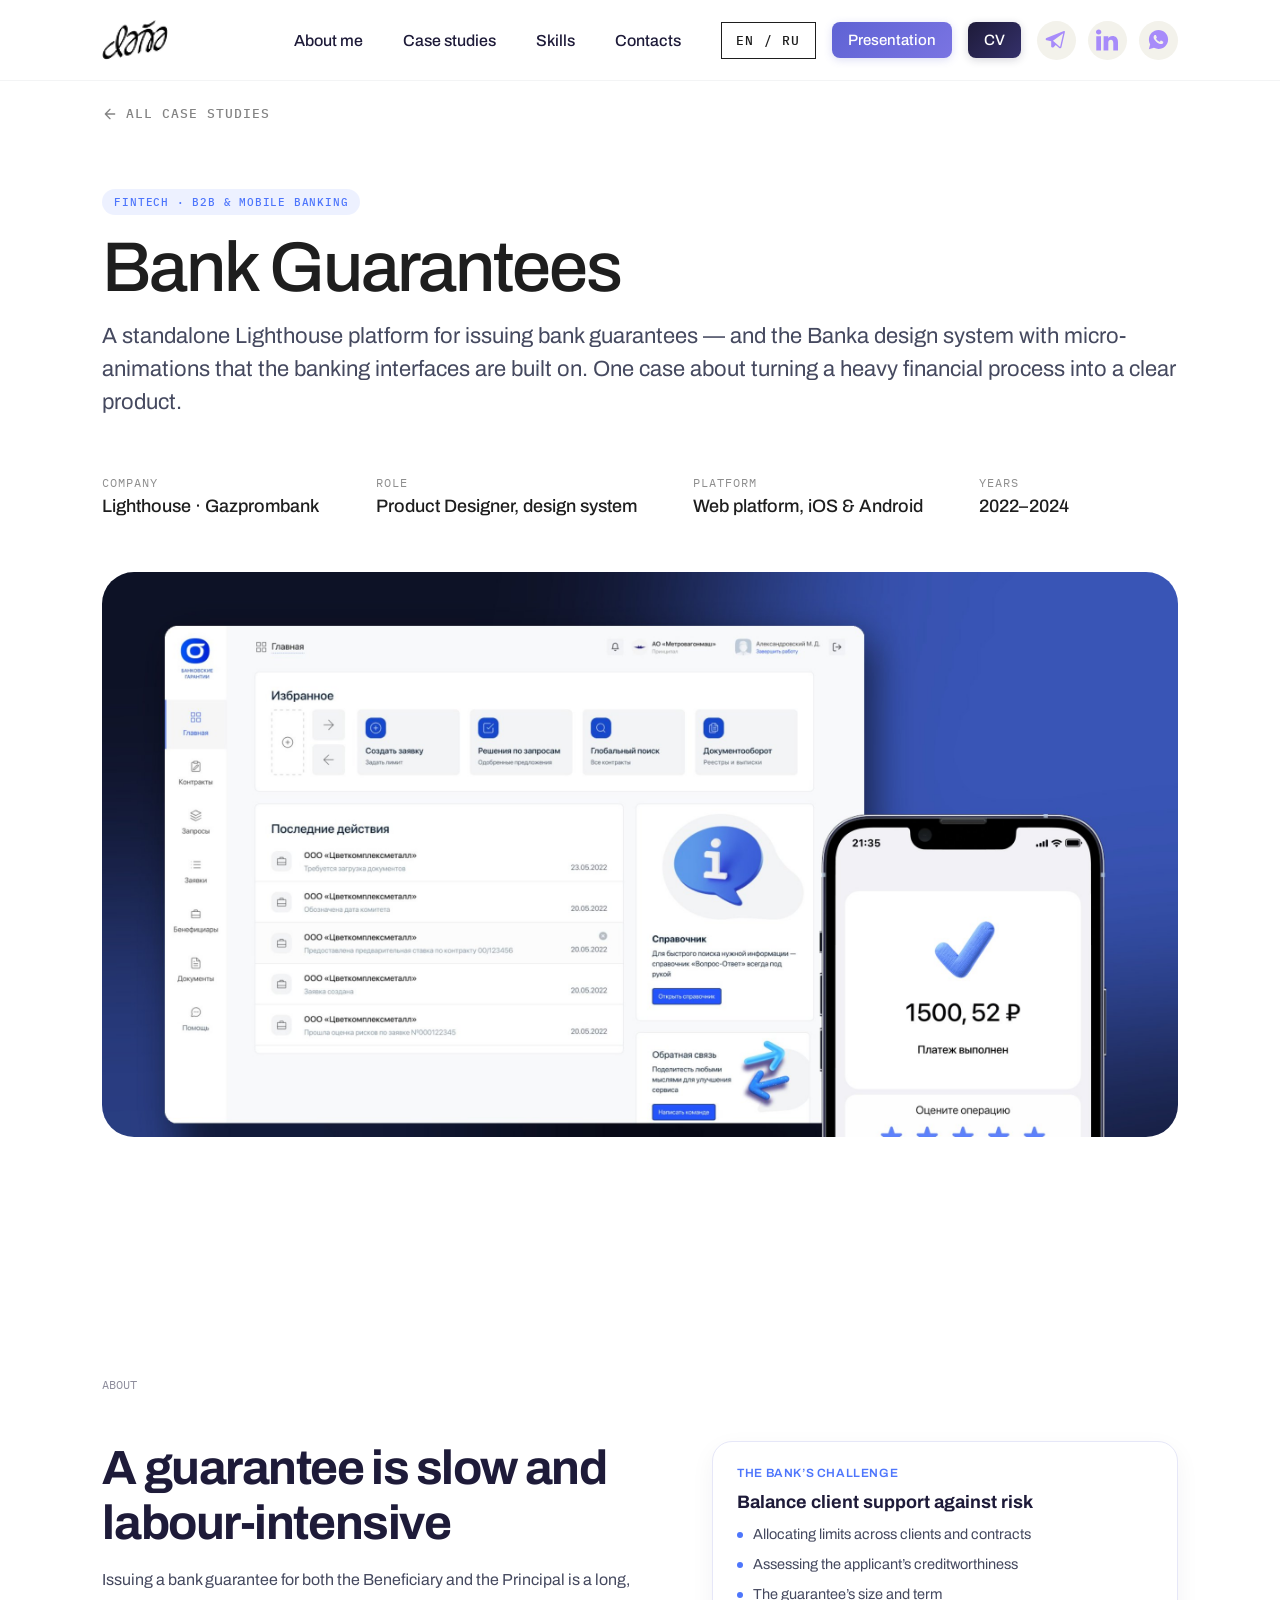
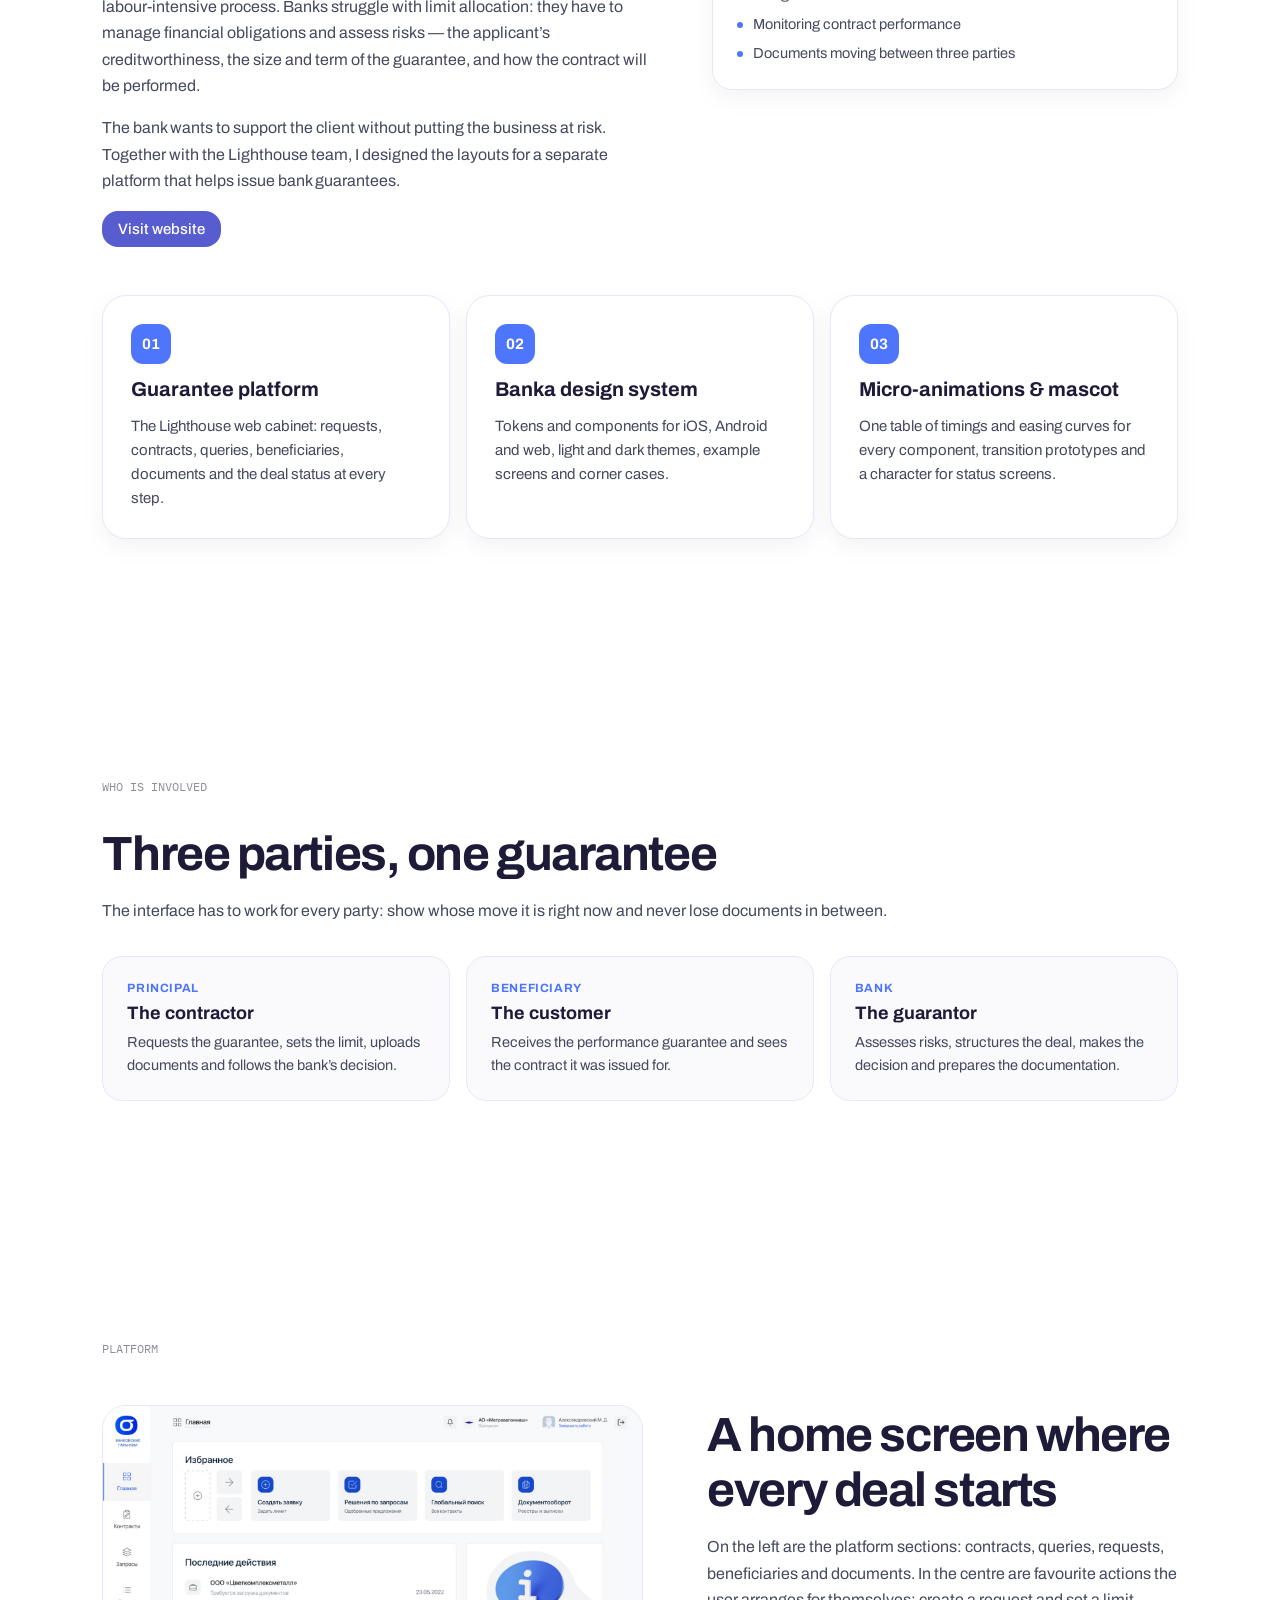
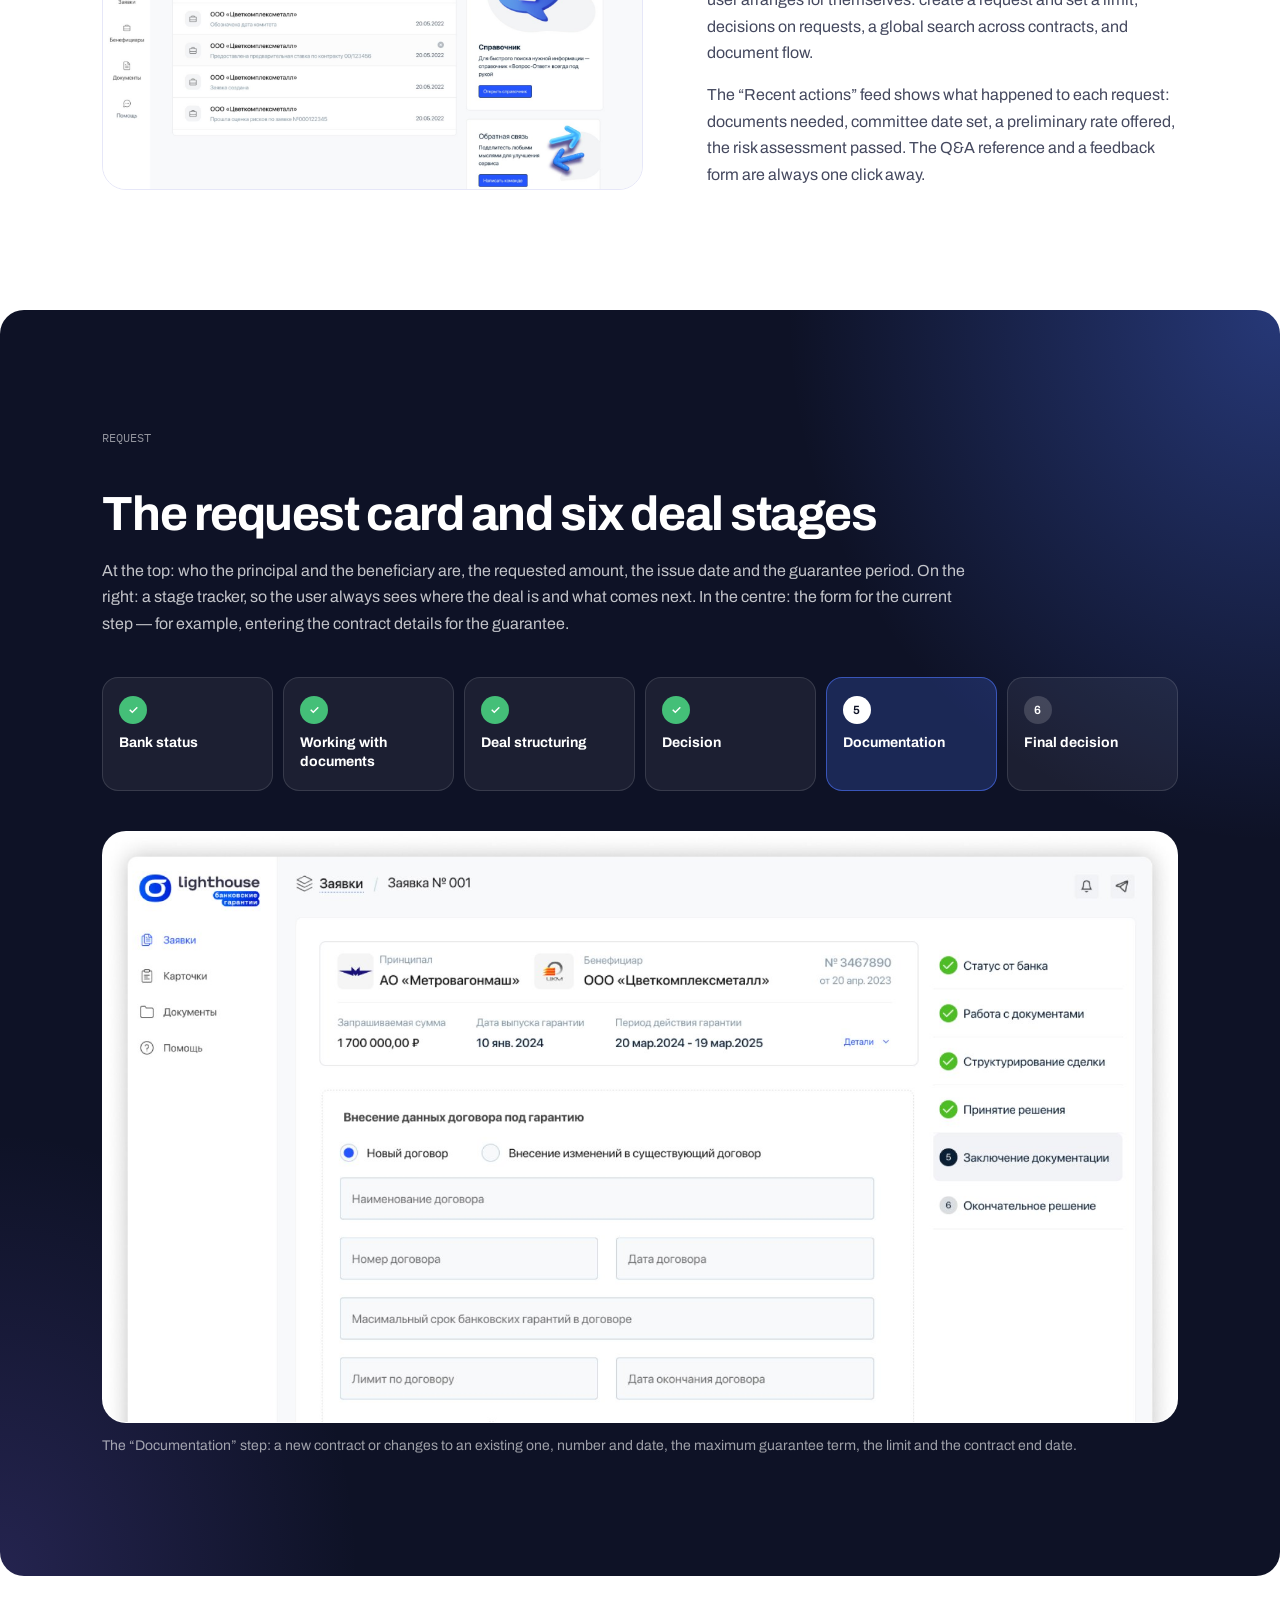
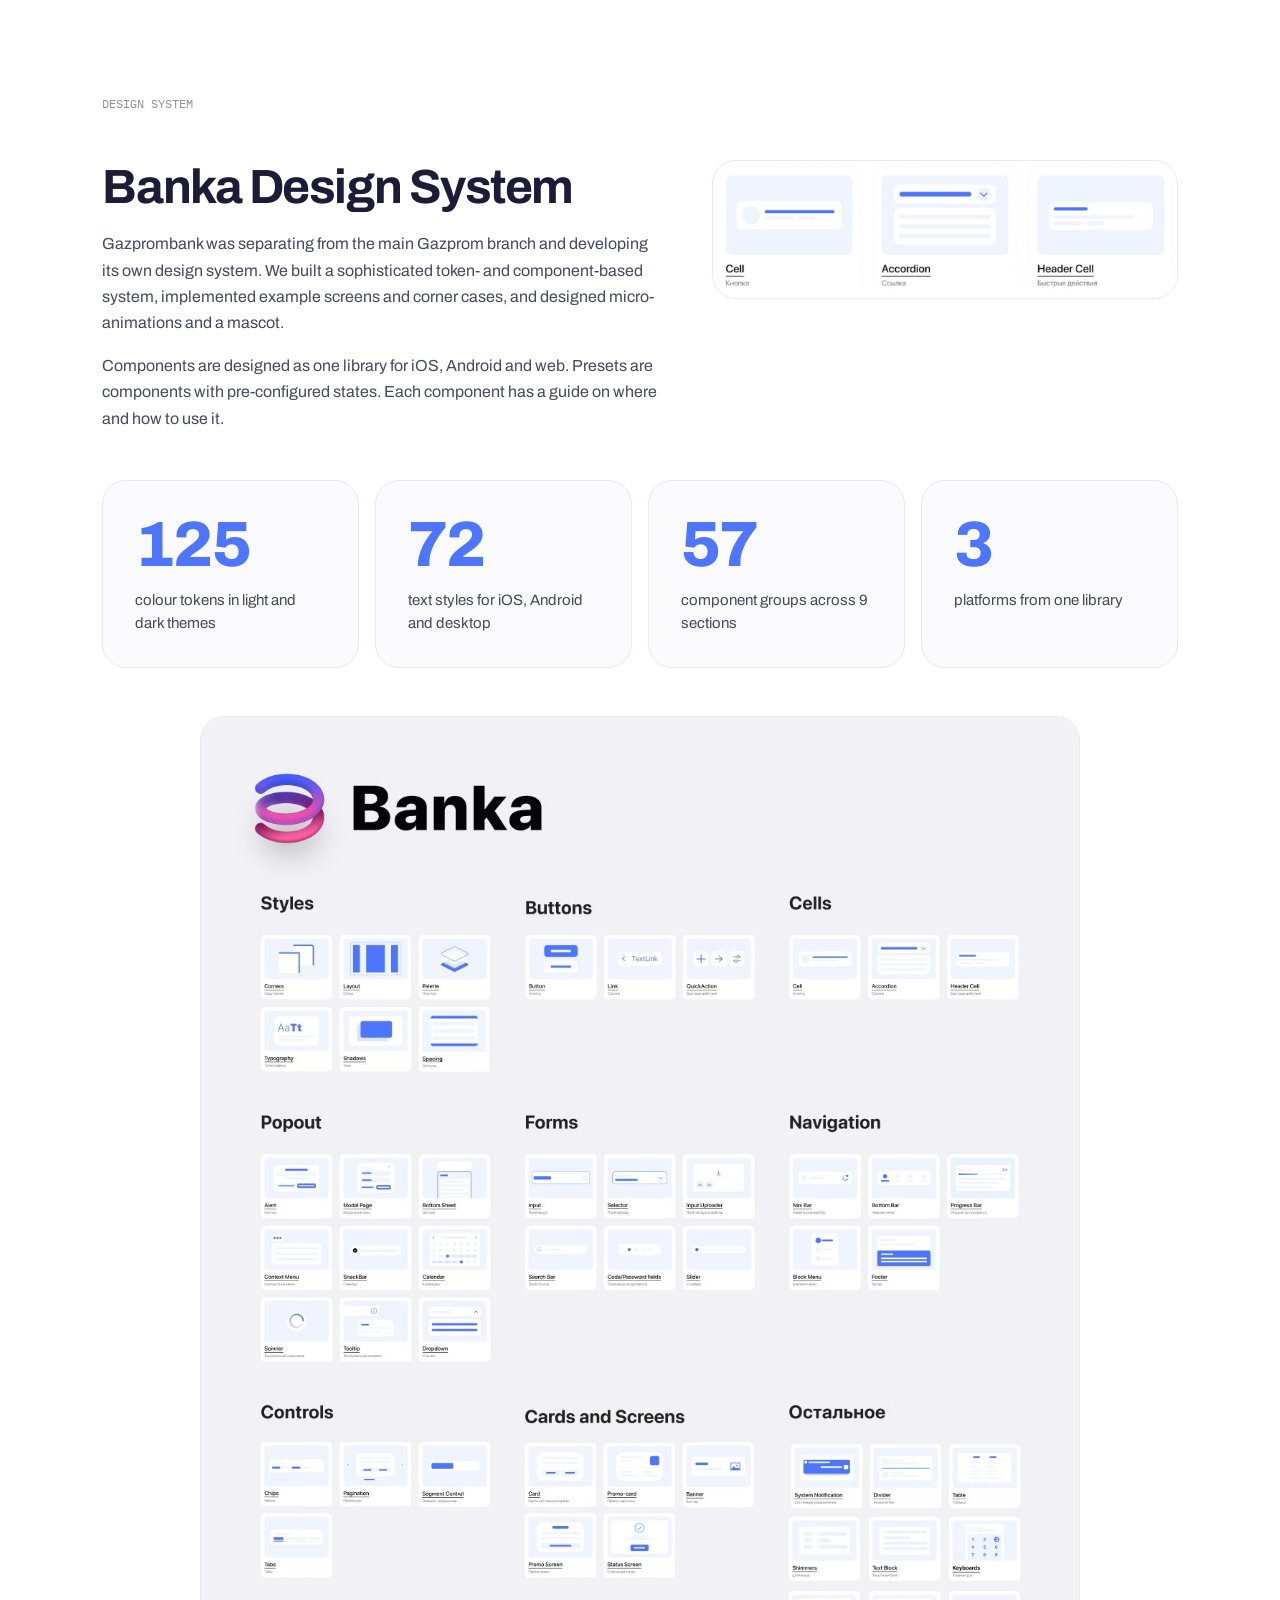
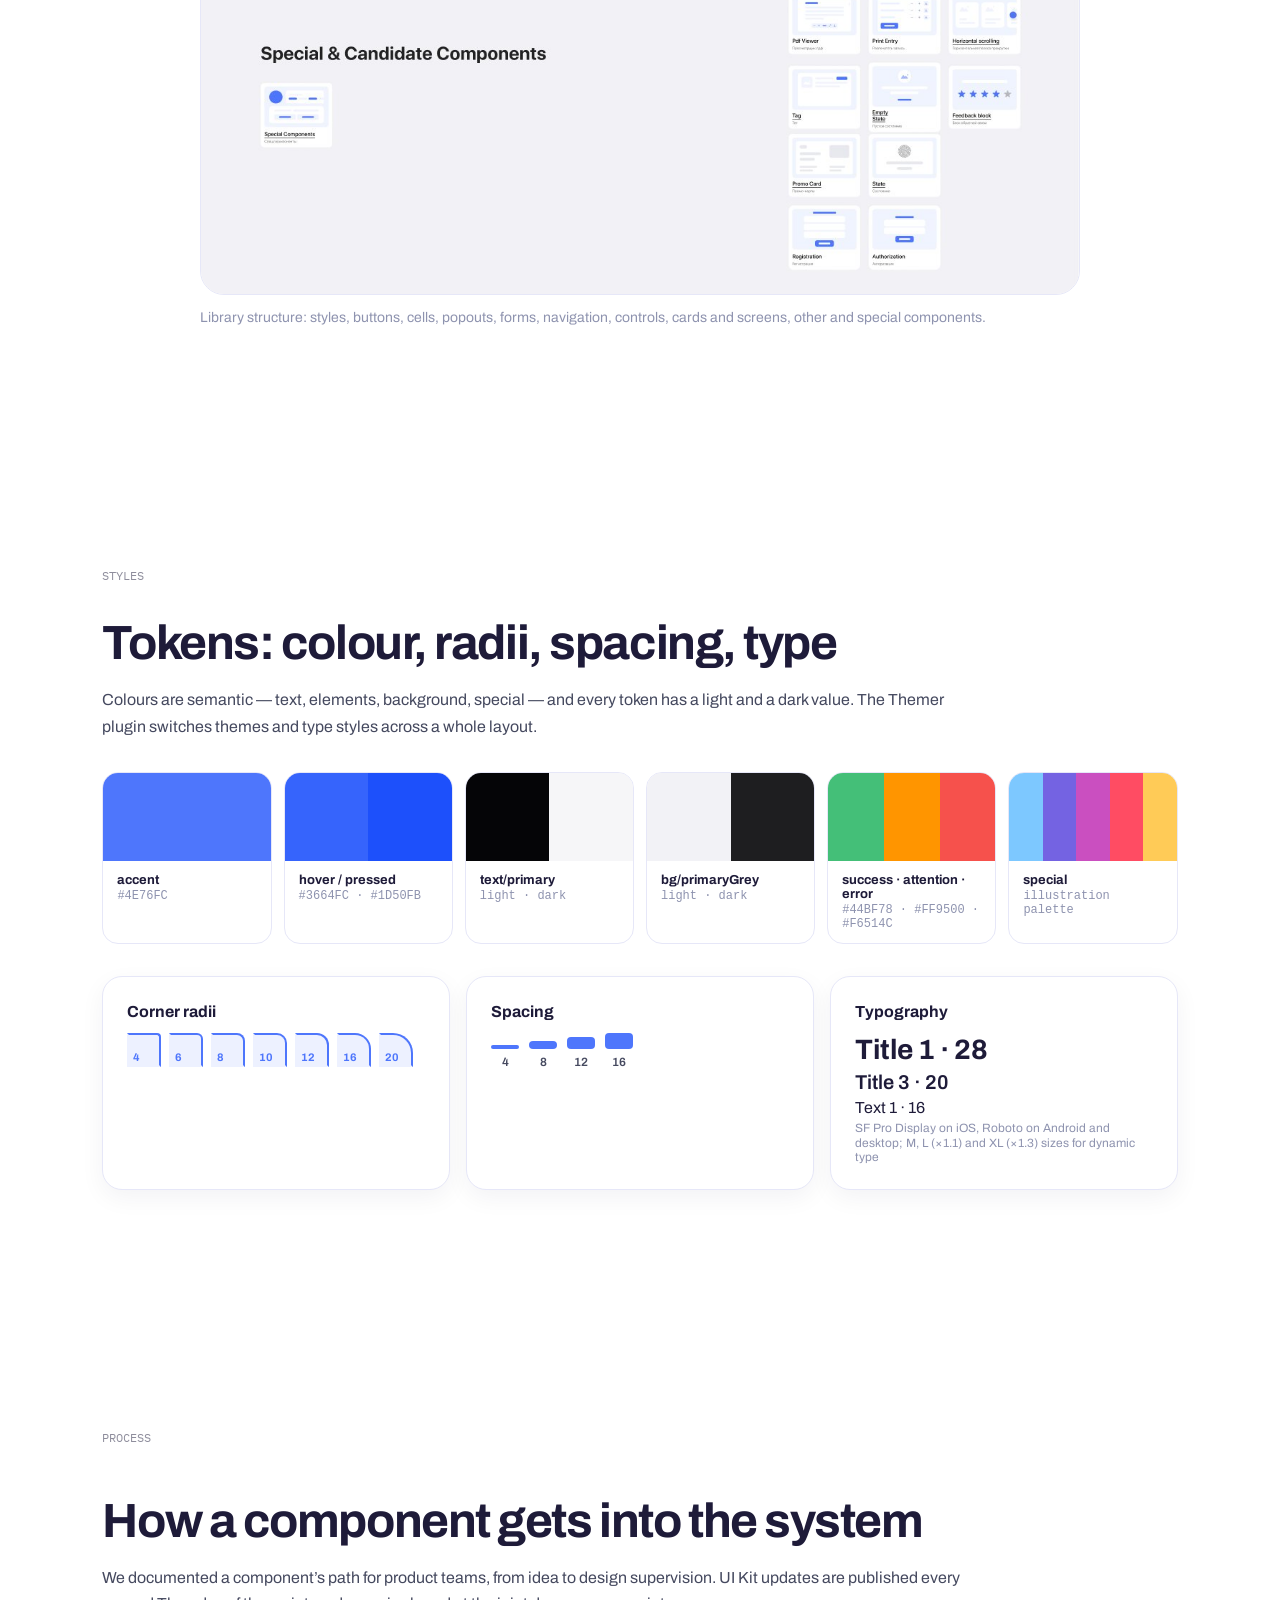
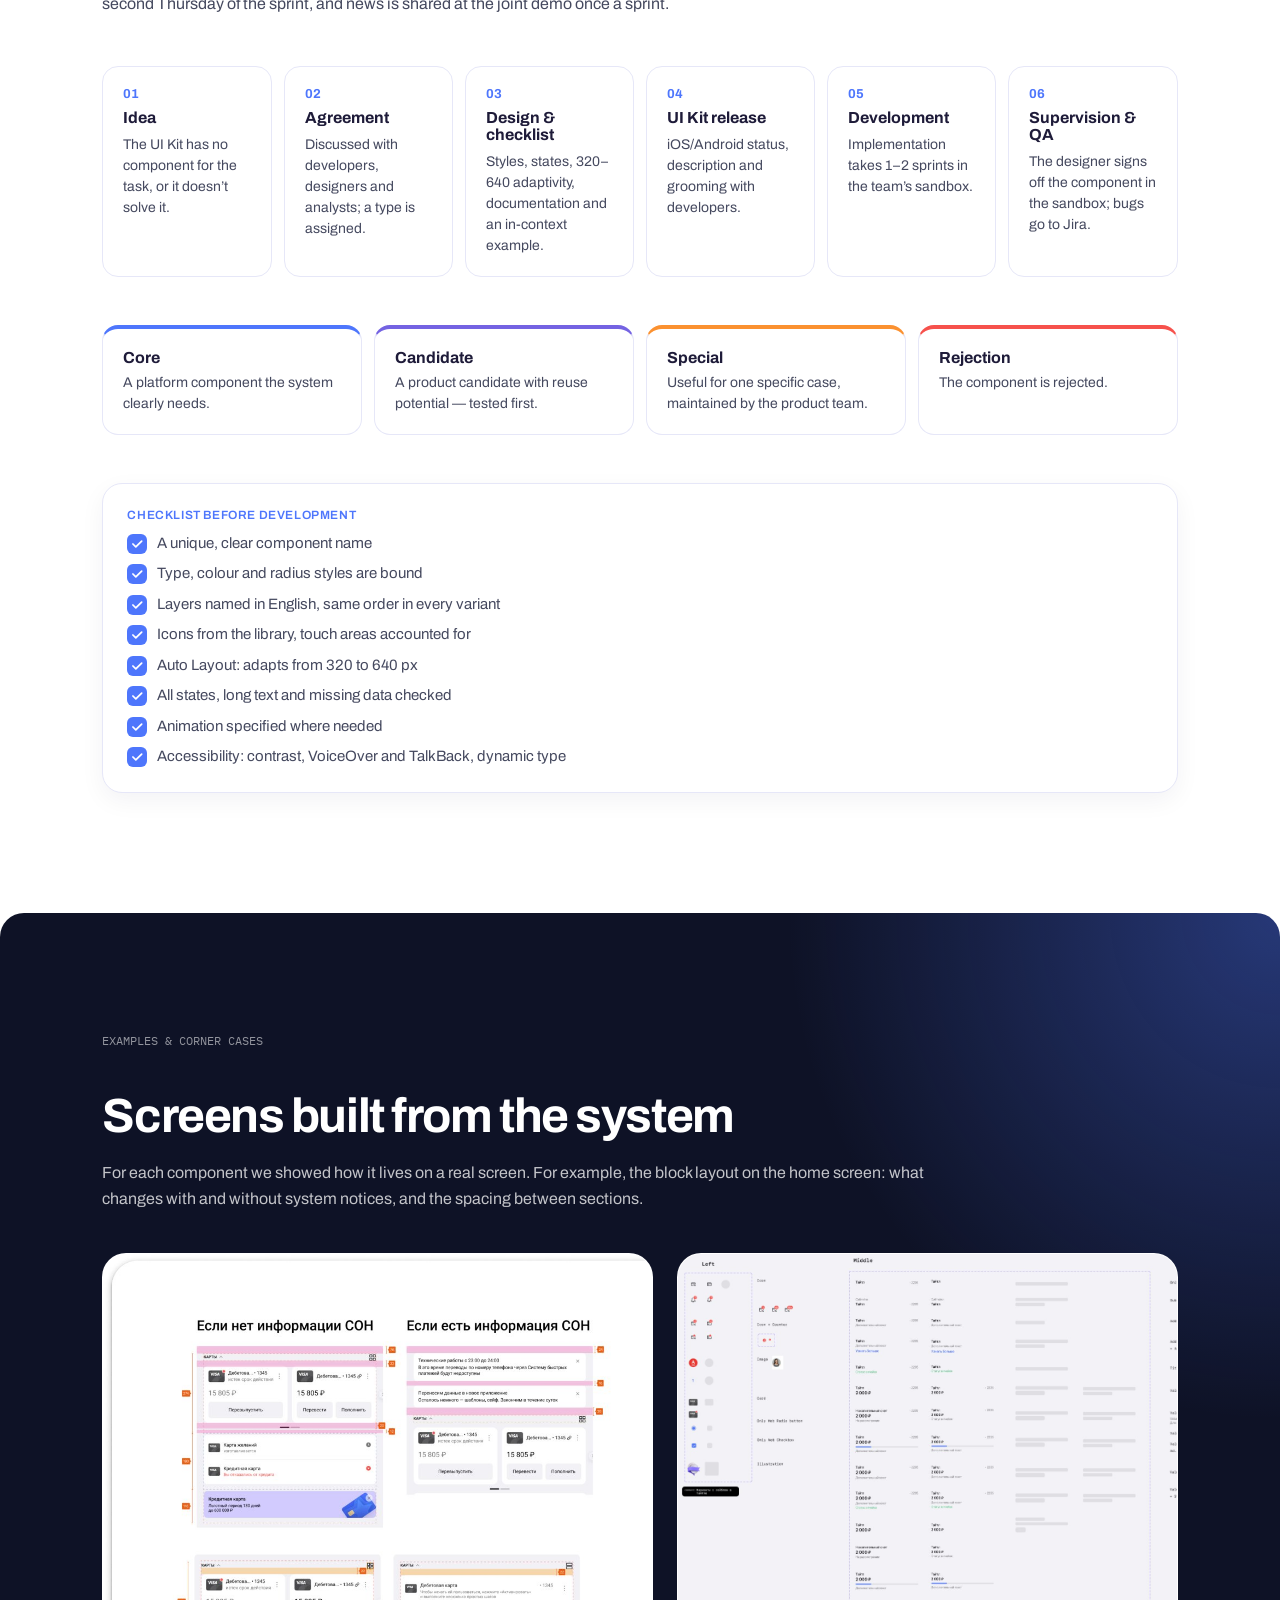
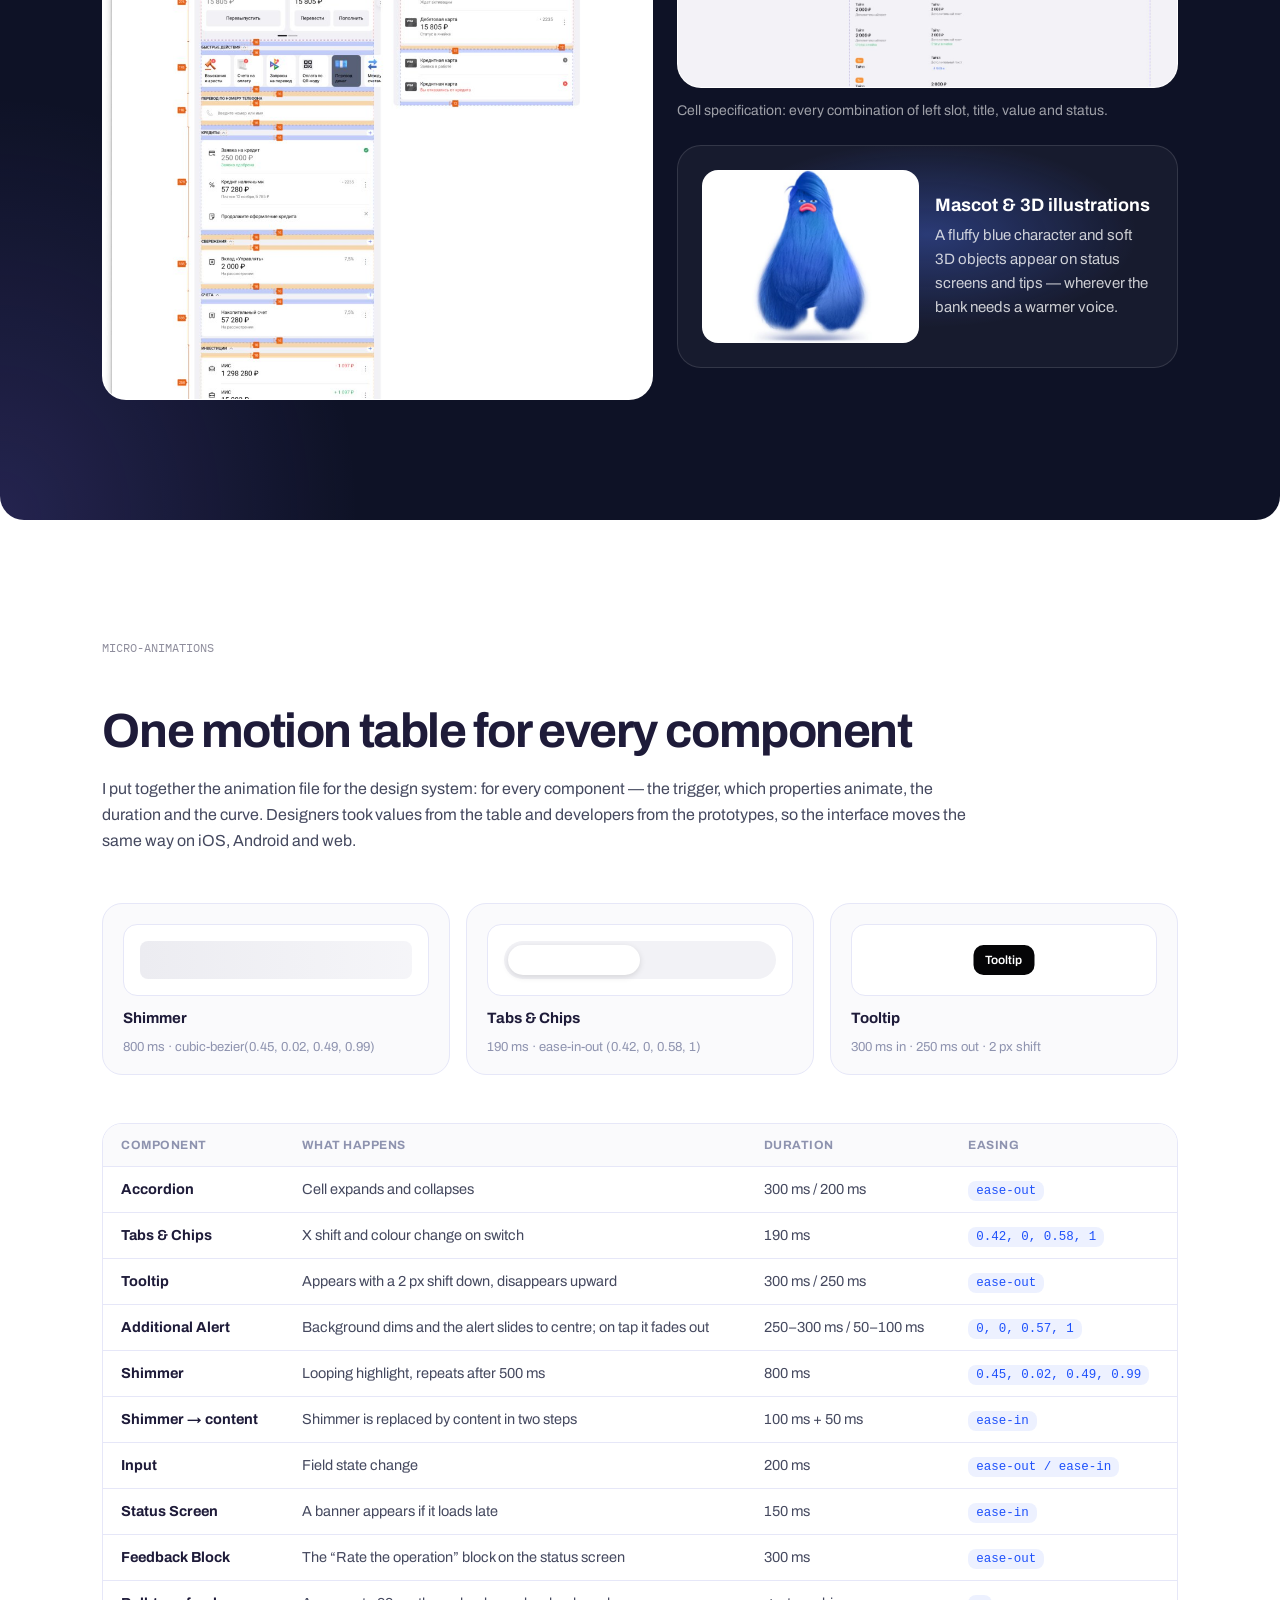
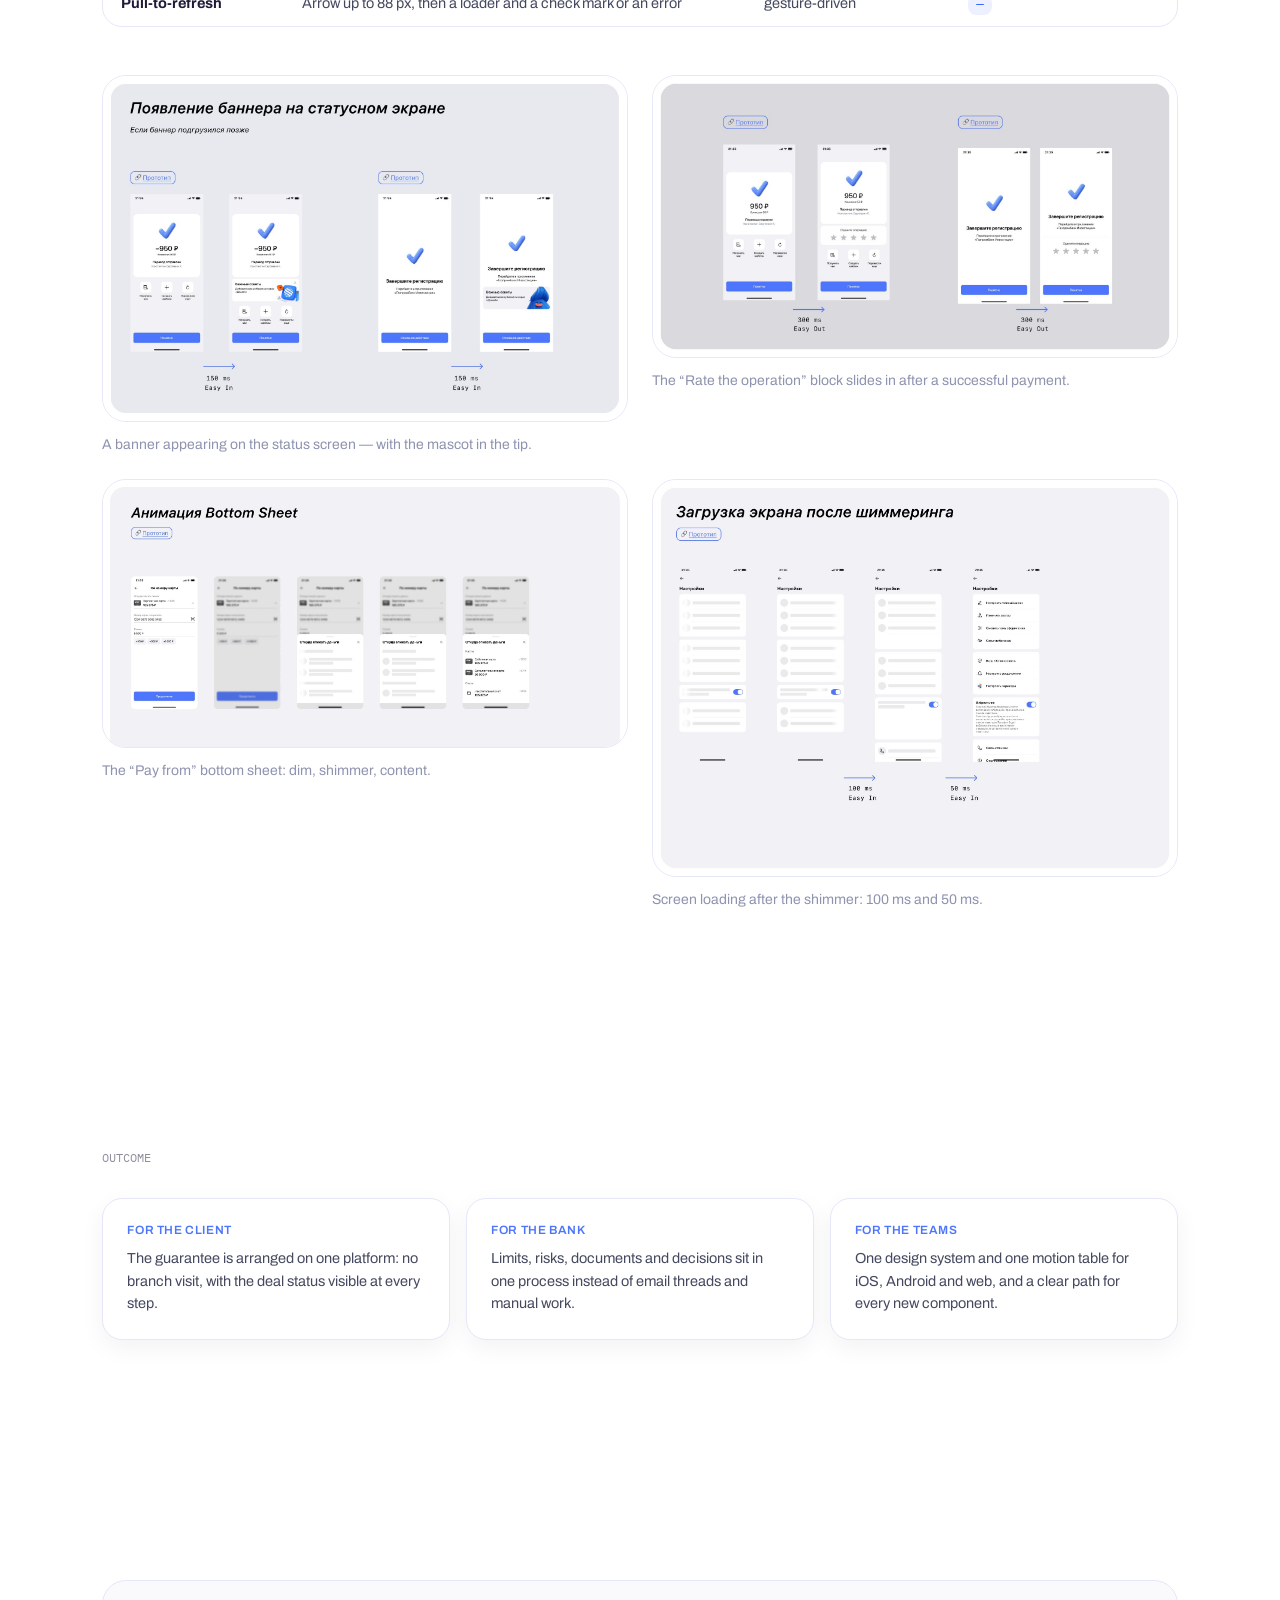
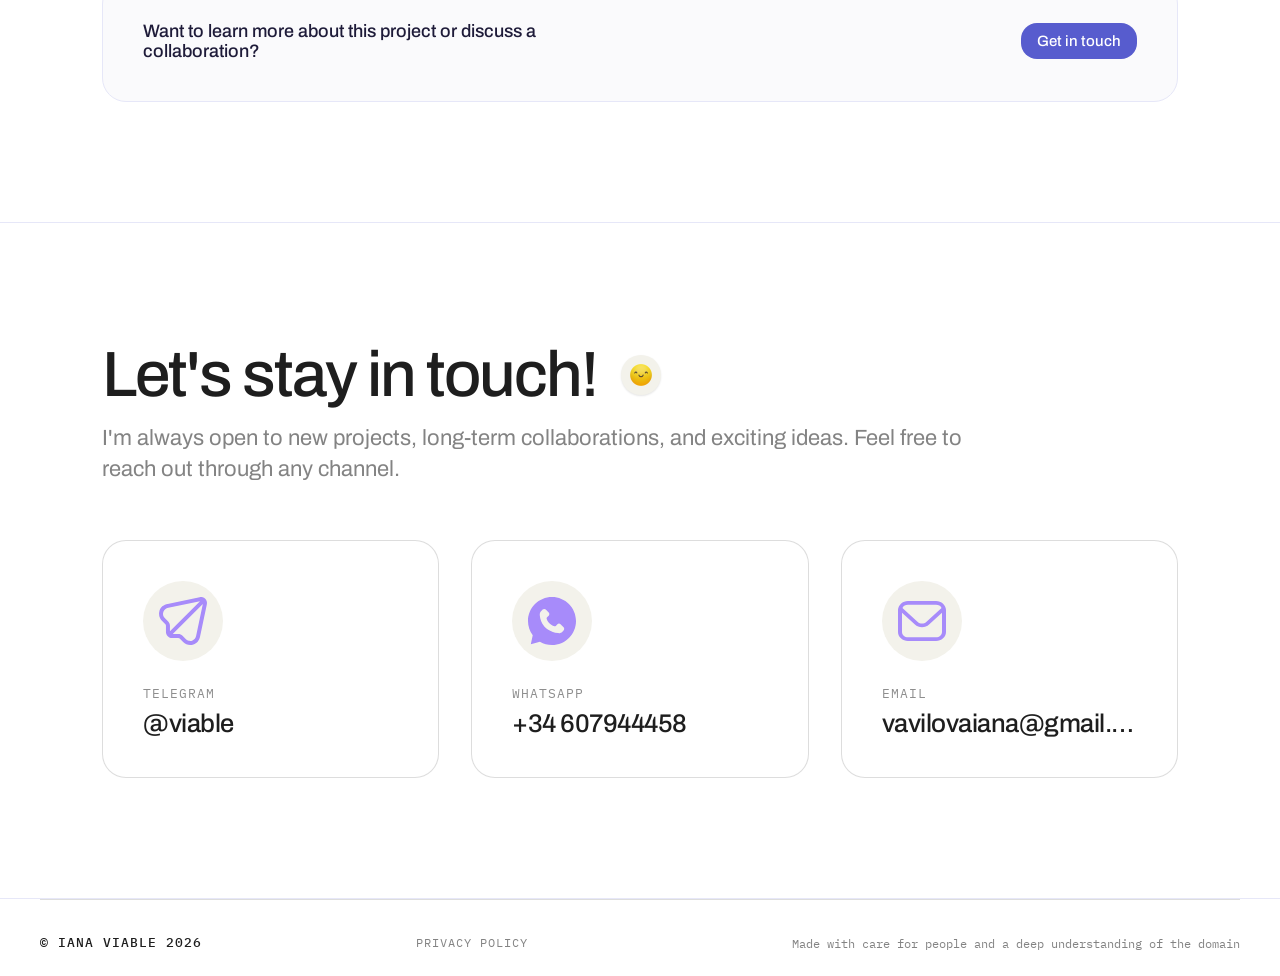
<file: case-studies/bank-guarantees.html>
<!DOCTYPE html>
<html lang="en">
<head>
<meta charset="UTF-8">
<meta name="viewport" content="width=device-width, initial-scale=1.0">
<title data-ru="Банковские гарантии — кейс | Яна Вавилова">Bank Guarantees — Case Study | Iana Vavilova</title>
<meta name="description" content="Case study: a Lighthouse platform for issuing bank guarantees, the Banka design system for Gazprombank and its micro-animations." data-ru="Кейс: платформа Lighthouse для выдачи банковских гарантий, дизайн-система Banka для Газпромбанка и её микроанимации.">
<link rel="icon" href="../favicon.ico" sizes="any">
<link rel="icon" href="../assets/img/favicon.svg" type="image/svg+xml">
<link rel="icon" href="../assets/img/favicon-32.png" sizes="32x32" type="image/png">
<link rel="icon" href="../assets/img/favicon-16.png" sizes="16x16" type="image/png">
<link rel="apple-touch-icon" href="../assets/img/apple-touch-icon.png">
<link rel="preconnect" href="https://fonts.googleapis.com">
<link rel="preconnect" href="https://fonts.gstatic.com" crossorigin>
<link href="https://fonts.googleapis.com/css2?family=Inter:ital,wght@0,400;0,500;0,600;0,700;0,800;0,900;1,500&family=Archivo:ital,wght@0,400;0,500;0,600;0,700;0,800;0,900;1,500&family=IBM+Plex+Mono:wght@400;500&display=swap" rel="stylesheet">
<link rel="stylesheet" href="../css/styles.css">
<link rel="stylesheet" href="../css/case-study.css">
<link rel="stylesheet" href="../css/case-alfa.css">
<link rel="stylesheet" href="../css/case-bl.css">
<link rel="stylesheet" href="../css/case-guarantees.css">
</head>
<body class="gt-page">

<a class="skip-link" href="#main" data-ru="Перейти к содержимому">Skip to content</a>

<header class="site-header">
  <div class="site-header__inner">
    <a href="../index.html" class="logo" aria-label="Iana Vavilova — home">
      <img src="../assets/img/photos/logo.png" alt="Iana Vavilova logo" width="59" height="36">
    </a>

    <nav class="main-nav" aria-label="Primary">
      <button class="main-nav__toggle" id="navToggle" aria-expanded="false" aria-controls="navLinks">
        <span></span><span></span><span></span>
        <span class="sr-only">Menu</span>
      </button>
      <div class="main-nav__links" id="navLinks">
        <a href="../index.html#mission" data-ru="Обо мне">About me</a>
        <a href="../index.html#case-studies" data-ru="Кейсы">Case studies</a>
        <a href="../index.html#ai-tools" data-ru="Навыки">Skills</a>
        <a href="../index.html#contacts" data-ru="Контакты">Contacts</a>
        <div class="main-nav__buttons">
          <button type="button" id="langToggle" class="tag tag--outline" data-ru="RU / EN" aria-label="Change language">EN / RU</button>
          <a class="tag tag--accent" href="https://www.figma.com/proto/rudZk6rEIAjRQLwwJBsMRe/Viable_personal-brand?node-id=20007962-11445&amp;p=f&amp;scaling=min-zoom&amp;content-scaling=fixed&amp;page-id=1213%3A22987&amp;starting-point-node-id=20007962%3A11445&amp;show-proto-sidebar=1" target="_blank" rel="noopener" data-ru="Презентация">Presentation</a>
          <a class="tag tag--dark" href="../assets/cv/Iana-Vavilova-CV.pdf" download="Iana-Vavilova-CV.pdf" target="_blank" rel="noopener" data-ru="Резюме" data-ru-href="../assets/cv/Yana-Vavilova-CV-RU.pdf" data-ru-download="Yana-Vavilova-CV-RU.pdf">CV</a>
          <div class="nav-socials" role="group" aria-label="Social links">
            <a class="nav-soc" href="https://t.me/viable" target="_blank" rel="noopener" aria-label="Telegram"><svg viewBox="0 0 20 20"><path d="M17.8813 2.04619C17.7844 1.96258 17.6666 1.90696 17.5405 1.88535C17.4144 1.86374 17.2848 1.87694 17.1656 1.92354L1.33283 8.11963C1.10844 8.20689 0.91847 8.36467 0.791518 8.56923C0.664565 8.7738 0.607501 9.01406 0.628917 9.25386C0.650332 9.49366 0.749068 9.72002 0.910259 9.89885C1.07145 10.0777 1.28637 10.1993 1.52267 10.2454L5.62501 11.0509V15.6251C5.62421 15.8743 5.69825 16.1179 5.83755 16.3245C5.97684 16.5311 6.17498 16.691 6.40626 16.7837C6.6372 16.878 6.89116 16.9006 7.13513 16.8487C7.37909 16.7967 7.60178 16.6725 7.77423 16.4923L9.75236 14.4407L12.8906 17.1876C13.1171 17.3884 13.4091 17.4996 13.7117 17.5001C13.8444 17.5 13.9762 17.4792 14.1024 17.4384C14.3086 17.373 14.494 17.2546 14.6403 17.0952C14.7865 16.9358 14.8885 16.7409 14.936 16.5298L18.107 2.73448C18.1354 2.61006 18.1294 2.48027 18.0896 2.35902C18.0498 2.23777 17.9778 2.12963 17.8813 2.04619ZM13.7133 16.2501L7.25392 10.586L16.5508 3.92276L13.7133 16.2501Z"/></svg></a>
            <a class="nav-soc" href="https://www.linkedin.com/in/vavilova/" target="_blank" rel="noopener" aria-label="LinkedIn"><svg viewBox="0 0 20 20"><path fill-rule="evenodd" d="M4.54075 19.5586V6.65985H0.253441V19.5586H4.54075ZM2.39707 4.89874C3.89214 4.89874 4.8227 3.90826 4.8227 2.67045C4.79484 1.40477 3.89215 0.441772 2.42544 0.441772C0.958878 0.441772 0 1.40477 0 2.67045C0 3.90826 0.930358 4.89874 2.36913 4.89874H2.39707Z"/><path fill-rule="evenodd" d="M6.91309 19.5586H11.2003V12.3554C11.2003 11.9699 11.2282 11.5848 11.3414 11.3092C11.6514 10.5389 12.3568 9.74121 13.5412 9.74121C15.0925 9.74121 15.7131 10.9241 15.7131 12.6581V19.5586H20V12.1626C20 8.20072 17.8849 6.35717 15.0642 6.35717C12.7513 6.35717 11.736 7.64994 11.1718 8.5305H11.2005V6.65985H6.9132C6.96946 7.87018 6.91309 19.5586 6.91309 19.5586Z"/></svg></a>
            <a class="nav-soc" href="https://wa.me/34607944458" data-ru-href="https://wa.me/79312444104" target="_blank" rel="noopener" aria-label="WhatsApp"><svg viewBox="0 0 20 20"><path d="M16.605 3.38509C14.9587 1.74447 12.7636 0.833008 10.4465 0.833008C5.62943 0.833008 1.72699 4.7219 1.72699 9.52224C1.72699 11.0413 2.15382 12.5604 2.88553 13.8365L1.66602 18.333L6.30016 17.1177C7.58065 17.7861 8.98309 18.1507 10.4465 18.1507C15.2636 18.1507 19.166 14.2618 19.166 9.46148C19.105 7.21322 18.2514 5.02572 16.605 3.38509ZM14.6538 12.6212C14.4709 13.1073 13.6172 13.5934 13.1904 13.6542C12.8245 13.715 12.3367 13.715 11.8489 13.5934C11.5441 13.4719 11.1172 13.3504 10.6294 13.1073C8.43431 12.1959 7.03187 10.0084 6.90992 9.82606C6.78797 9.70454 5.99529 8.67155 5.99529 7.5778C5.99529 6.48405 6.54406 5.99794 6.72699 5.75488C6.90992 5.51183 7.15382 5.51183 7.33675 5.51183C7.4587 5.51183 7.64162 5.51183 7.76357 5.51183C7.88553 5.51183 8.06845 5.45106 8.25138 5.87641C8.43431 6.30176 8.86114 7.39551 8.92211 7.45627C8.98309 7.5778 8.98309 7.69933 8.92211 7.82086C8.86114 7.94238 8.80016 8.06391 8.67821 8.18544C8.55626 8.30697 8.43431 8.48926 8.37333 8.55002C8.25138 8.67155 8.12943 8.79308 8.25138 8.97537C8.37333 9.21842 8.80016 9.88683 9.47089 10.4945C10.3246 11.2236 10.9953 11.4667 11.2392 11.5882C11.4831 11.7097 11.605 11.649 11.727 11.5275C11.8489 11.4059 12.2758 10.9198 12.3977 10.6768C12.5197 10.4337 12.7026 10.4945 12.8855 10.5552C13.0685 10.616 14.166 11.1629 14.3489 11.2844C14.5928 11.4059 14.7148 11.4667 14.7758 11.5275C14.8367 11.7097 14.8367 12.1351 14.6538 12.6212Z"/></svg></a>
          </div>
        </div>
      </div>
    </nav>
  </div>
</header>

<main id="main" class="cs-main">

  <div class="cs-back-row">
    <a class="cs-back-link" href="../index.html#case-studies">
      <svg viewBox="0 0 24 24" fill="none" stroke="currentColor" stroke-width="2" stroke-linecap="round" stroke-linejoin="round"><path d="M19 12H5M12 19l-7-7 7-7"/></svg>
      <span data-ru="Все кейсы">All case studies</span>
    </a>
  </div>

  <!-- Hero -->
  <section class="cs-hero">
    <div class="cs-hero__head">
      <span class="badge al-badge" data-ru="FinTech · B2B и мобильный банк">FinTech · B2B &amp; mobile banking</span>
      <h1 class="cs-hero__title" data-ru="Банковские гарантии">Bank Guarantees</h1>
      <p class="cs-hero__subtitle" data-ru="Отдельная платформа Lighthouse для выдачи банковских гарантий — и дизайн-система Banka с микроанимациями, на которой собраны банковские интерфейсы. Один кейс о том, как сложный финансовый процесс превращается в понятный продукт.">A standalone Lighthouse platform for issuing bank guarantees — and the Banka design system with micro-animations that the banking interfaces are built on. One case about turning a heavy financial process into a clear product.</p>
    </div>
    <dl class="cs-meta-grid">
      <div class="cs-meta-item"><dt data-ru="Компания">Company</dt><dd data-ru="Lighthouse · Газпромбанк">Lighthouse · Gazprombank</dd></div>
      <div class="cs-meta-item"><dt data-ru="Роль">Role</dt><dd data-ru="Продуктовый дизайнер, дизайн-система">Product Designer, design system</dd></div>
      <div class="cs-meta-item"><dt data-ru="Платформа">Platform</dt><dd data-ru="Веб-платформа, iOS и Android">Web platform, iOS &amp; Android</dd></div>
      <div class="cs-meta-item"><dt data-ru="Годы">Years</dt><dd>2022–2024</dd></div>
    </dl>
    <div class="al-hero-visual">
      <img src="../assets/img/case-studies/bank-guarantees/hero.jpg" alt="Lighthouse bank guarantees platform: home screen and a mobile payment status screen" data-ru-alt="Платформа банковских гарантий Lighthouse: главная и мобильный статусный экран платежа" width="2400" height="1260" loading="eager">
    </div>
  </section>

  <!-- Overview -->
  <section class="cs-section" id="gt-overview">
    <span class="label-pill" data-ru="О проекте">About</span>
    <div class="al-two">
      <div class="al-text">
        <h2 class="al-section-title" data-ru="Гарантия — это долго и трудоёмко">A guarantee is slow and labour-intensive</h2>
        <p data-ru="Выдать банковскую гарантию и бенефициару, и принципалу сегодня — длинный и трудоёмкий процесс. Банку мешает распределение лимитов: нужно управлять финансовыми обязательствами и оценивать риски — кредитоспособность заявителя, размер и срок гарантии, исполнение контракта.">Issuing a bank guarantee for both the Beneficiary and the Principal is a long, labour-intensive process. Banks struggle with limit allocation: they have to manage financial obligations and assess risks — the applicant’s creditworthiness, the size and term of the guarantee, and how the contract will be performed.</p>
        <p data-ru="Банк хочет поддержать клиента и при этом не рисковать бизнесом. Вместе с командой Lighthouse я спроектировала макеты отдельной платформы, которая помогает выдавать банковские гарантии.">The bank wants to support the client without putting the business at risk. Together with the Lighthouse team, I designed the layouts for a separate platform that helps issue bank guarantees.</p>
        <div class="gt-link-row">
          <a class="tag tag--accent" href="https://www.lth.pro/guarantees" target="_blank" rel="noopener" data-ru="Сайт Lighthouse">Visit website</a>
        </div>
      </div>
      <div class="al-card">
        <span class="al-card__label" data-ru="Задача банка">The bank’s challenge</span>
        <h3 data-ru="Найти баланс между поддержкой клиента и риском">Balance client support against risk</h3>
        <ul>
          <li data-ru="Распределение лимитов между клиентами и контрактами">Allocating limits across clients and contracts</li>
          <li data-ru="Оценка кредитоспособности заявителя">Assessing the applicant’s creditworthiness</li>
          <li data-ru="Размер и срок действия гарантии">The guarantee’s size and term</li>
          <li data-ru="Контроль исполнения контракта">Monitoring contract performance</li>
          <li data-ru="Документы, которые ходят между тремя сторонами">Documents moving between three parties</li>
        </ul>
      </div>
    </div>
    <div class="gt-parts">
      <div class="gt-part"><span class="gt-part__num">01</span><h3 data-ru="Платформа гарантий">Guarantee platform</h3><p data-ru="Веб-кабинет Lighthouse: заявки, контракты, запросы, бенефициары, документы и статус сделки на каждом шаге.">The Lighthouse web cabinet: requests, contracts, queries, beneficiaries, documents and the deal status at every step.</p></div>
      <div class="gt-part"><span class="gt-part__num">02</span><h3 data-ru="Дизайн-система Banka">Banka design system</h3><p data-ru="Токены и компоненты для iOS, Android и веба, светлая и тёмная темы, примеры экранов и корнер-кейсы.">Tokens and components for iOS, Android and web, light and dark themes, example screens and corner cases.</p></div>
      <div class="gt-part"><span class="gt-part__num">03</span><h3 data-ru="Микроанимации и маскот">Micro-animations &amp; mascot</h3><p data-ru="Единая таблица таймингов и кривых для всех компонентов, прототипы переходов и персонаж для статусных экранов.">One table of timings and easing curves for every component, transition prototypes and a character for status screens.</p></div>
    </div>
  </section>

  <!-- Parties -->
  <section class="cs-section cs-section--tight" id="gt-parties">
    <span class="label-pill" data-ru="Участники">Who is involved</span>
    <div class="al-head">
      <h2 class="al-section-title" data-ru="Три стороны одной гарантии">Three parties, one guarantee</h2>
      <p data-ru="Интерфейс должен работать для каждой стороны: показывать, на чьей стороне сейчас мяч, и не терять документы между ними.">The interface has to work for every party: show whose move it is right now and never lose documents in between.</p>
    </div>
    <div class="gt-parties">
      <div class="gt-party"><span class="gt-party__role" data-ru="Принципал">Principal</span><h3 data-ru="Компания-исполнитель">The contractor</h3><p data-ru="Запрашивает гарантию, задаёт лимит, загружает документы и следит за решением банка.">Requests the guarantee, sets the limit, uploads documents and follows the bank’s decision.</p></div>
      <div class="gt-party"><span class="gt-party__role" data-ru="Бенефициар">Beneficiary</span><h3 data-ru="Заказчик по контракту">The customer</h3><p data-ru="Получает гарантию исполнения обязательств и видит данные договора, под который она выпущена.">Receives the performance guarantee and sees the contract it was issued for.</p></div>
      <div class="gt-party"><span class="gt-party__role" data-ru="Банк">Bank</span><h3 data-ru="Гарант">The guarantor</h3><p data-ru="Оценивает риски, структурирует сделку, принимает решение и оформляет документацию.">Assesses risks, structures the deal, makes the decision and prepares the documentation.</p></div>
    </div>
  </section>

  <!-- Platform home -->
  <section class="cs-section" id="gt-home">
    <span class="label-pill" data-ru="Платформа">Platform</span>
    <div class="al-feature">
      <figure class="al-figure"><div class="al-figure__img"><img src="../assets/img/case-studies/bank-guarantees/lh-dashboard.jpg" alt="Platform home: favourites, recent actions, help and feedback" data-ru-alt="Главная платформы: избранное, последние действия, справочник и обратная связь" width="1666" height="1184" loading="lazy"></div></figure>
      <div class="al-text">
        <h2 class="al-section-title" data-ru="Главная, с которой начинается любая сделка">A home screen where every deal starts</h2>
        <p data-ru="Слева — разделы платформы: контракты, запросы, заявки, бенефициары и документы. В центре — избранные действия, которые пользователь настраивает под себя: создать заявку и задать лимит, решения по запросам, глобальный поиск по контрактам и документооборот.">On the left are the platform sections: contracts, queries, requests, beneficiaries and documents. In the centre are favourite actions the user arranges for themselves: create a request and set a limit, decisions on requests, a global search across contracts, and document flow.</p>
        <p data-ru="Лента «Последние действия» показывает, что произошло с каждой заявкой: нужна загрузка документов, назначена дата комитета, предоставлена предварительная ставка, пройдена оценка рисков. Справочник «Вопрос-Ответ» и обратная связь всегда под рукой.">The “Recent actions” feed shows what happened to each request: documents needed, committee date set, a preliminary rate offered, the risk assessment passed. The Q&amp;A reference and a feedback form are always one click away.</p>
      </div>
    </div>
  </section>

  <!-- Request flow (dark) -->
  <section class="al-dark" id="gt-request">
    <div class="al-dark__bg"></div>
    <div class="al-dark__inner">
      <span class="label-pill label-pill--dark" data-ru="Заявка">Request</span>
      <div class="al-head">
        <h2 class="al-section-title" data-ru="Карточка заявки и шесть этапов сделки">The request card and six deal stages</h2>
        <p data-ru="Вверху — кто принципал и кто бенефициар, запрашиваемая сумма, дата выпуска и период действия гарантии. Справа — трекер этапов: пользователь всегда видит, где сейчас сделка и что будет дальше. В центре — форма текущего шага, например внесение данных договора под гарантию.">At the top: who the principal and the beneficiary are, the requested amount, the issue date and the guarantee period. On the right: a stage tracker, so the user always sees where the deal is and what comes next. In the centre: the form for the current step — for example, entering the contract details for the guarantee.</p>
      </div>
      <ol class="gt-track">
        <li><span>✓</span><b data-ru="Статус от банка">Bank status</b></li>
        <li><span>✓</span><b data-ru="Работа с документами">Working with documents</b></li>
        <li><span>✓</span><b data-ru="Структурирование сделки">Deal structuring</b></li>
        <li><span>✓</span><b data-ru="Принятие решения">Decision</b></li>
        <li class="is-current"><span>5</span><b data-ru="Заключение документации">Documentation</b></li>
        <li class="is-next"><span>6</span><b data-ru="Окончательное решение">Final decision</b></li>
      </ol>
      <figure class="al-figure">
        <div class="al-figure__img"><img src="../assets/img/case-studies/bank-guarantees/lh-application.jpg" alt="Request No. 001: principal and beneficiary, guarantee terms, contract form and stage tracker" data-ru-alt="Заявка № 001: принципал и бенефициар, условия гарантии, форма договора и трекер этапов" width="1746" height="960" loading="lazy"></div>
        <figcaption data-ru="Шаг «Заключение документации»: новый договор или изменения в существующем, номер и дата, максимальный срок гарантий, лимит и дата окончания договора.">The “Documentation” step: a new contract or changes to an existing one, number and date, the maximum guarantee term, the limit and the contract end date.</figcaption>
      </figure>
    </div>
  </section>

  <!-- Design system -->
  <section class="cs-section" id="gt-ds">
    <span class="label-pill" data-ru="Дизайн-система">Design system</span>
    <div class="al-two">
      <div class="al-text">
        <h2 class="al-section-title">Banka Design System</h2>
        <p data-ru="Газпромбанк отделялся от основной ветки Газпрома и развивал собственную дизайн-систему. Мы построили сложную систему на токенах и компонентах, реализовали примеры экранов и корнер-кейсы, спроектировали микроанимации и маскота.">Gazprombank was separating from the main Gazprom branch and developing its own design system. We built a sophisticated token- and component-based system, implemented example screens and corner cases, and designed micro-animations and a mascot.</p>
        <p data-ru="Компоненты рассчитаны на одну библиотеку для iOS, Android и веба. Пресеты — компоненты с преднастроенными состояниями. У каждого компонента есть гайд: где и как его использовать.">Components are designed as one library for iOS, Android and web. Presets are components with pre-configured states. Each component has a guide on where and how to use it.</p>
      </div>
      <figure class="al-figure"><div class="al-figure__img"><img src="../assets/img/case-studies/bank-guarantees/ds-cells.jpg" alt="Component cards: Cell, Accordion, Header Cell" data-ru-alt="Карточки компонентов: Cell, Accordion, Header Cell" width="1330" height="394" loading="lazy"></div></figure>
    </div>
    <div class="gt-stats">
      <div class="al-stat"><span class="al-stat__value">125</span><p data-ru="цветовых токенов в светлой и тёмной темах">colour tokens in light and dark themes</p></div>
      <div class="al-stat"><span class="al-stat__value">72</span><p data-ru="текстовых стиля для iOS, Android и десктопа">text styles for iOS, Android and desktop</p></div>
      <div class="al-stat"><span class="al-stat__value">57</span><p data-ru="групп компонентов в 9 разделах">component groups across 9 sections</p></div>
      <div class="al-stat"><span class="al-stat__value">3</span><p data-ru="платформы из одной библиотеки">platforms from one library</p></div>
    </div>
    <figure class="al-figure gt-figure-center">
      <div class="al-figure__img"><img src="../assets/img/case-studies/bank-guarantees/ds-components.jpg" alt="Banka library overview: styles, buttons, cells, popouts, forms, navigation, controls, cards and screens" data-ru-alt="Обзор библиотеки Banka: стили, кнопки, ячейки, всплывающие слои, формы, навигация, контролы, карточки и экраны" width="1224" height="1640" loading="lazy"></div>
      <figcaption data-ru="Структура библиотеки: стили, кнопки, ячейки, всплывающие слои, поля ввода, навигация, контролы, карточки и экраны, остальные и специальные компоненты.">Library structure: styles, buttons, cells, popouts, forms, navigation, controls, cards and screens, other and special components.</figcaption>
    </figure>
  </section>

  <!-- Tokens -->
  <section class="cs-section cs-section--tight" id="gt-tokens">
    <span class="label-pill" data-ru="Стили">Styles</span>
    <div class="al-head">
      <h2 class="al-section-title" data-ru="Токены: цвет, скругления, отступы, шрифты">Tokens: colour, radii, spacing, type</h2>
      <p data-ru="Цвета заданы семантически — text, elements, background, special — и у каждого токена есть значение для светлой и тёмной темы. Переключать темы и шрифтовые стили на макете помогает плагин Themer.">Colours are semantic — text, elements, background, special — and every token has a light and a dark value. The Themer plugin switches themes and type styles across a whole layout.</p>
    </div>
    <div class="gt-palette">
      <div class="gt-swatch"><div class="gt-swatch__color"><i style="background:#4e76fc"></i></div><div class="gt-swatch__meta"><strong>accent</strong><span>#4E76FC</span></div></div>
      <div class="gt-swatch"><div class="gt-swatch__color"><i style="background:#3664fc"></i><i style="background:#1d50fb"></i></div><div class="gt-swatch__meta"><strong>hover / pressed</strong><span>#3664FC · #1D50FB</span></div></div>
      <div class="gt-swatch"><div class="gt-swatch__color"><i style="background:#050507"></i><i style="background:#f6f6f8"></i></div><div class="gt-swatch__meta"><strong>text/primary</strong><span>light · dark</span></div></div>
      <div class="gt-swatch"><div class="gt-swatch__color"><i style="background:#f2f2f6"></i><i style="background:#1e1e20"></i></div><div class="gt-swatch__meta"><strong>bg/primaryGrey</strong><span>light · dark</span></div></div>
      <div class="gt-swatch"><div class="gt-swatch__color"><i style="background:#44bf78"></i><i style="background:#ff9500"></i><i style="background:#f6514c"></i></div><div class="gt-swatch__meta"><strong>success · attention · error</strong><span>#44BF78 · #FF9500 · #F6514C</span></div></div>
      <div class="gt-swatch"><div class="gt-swatch__color"><i style="background:#7dc8ff"></i><i style="background:#7463e2"></i><i style="background:#ca4fc0"></i><i style="background:#ff4c63"></i><i style="background:#ffcb57"></i></div><div class="gt-swatch__meta"><strong>special</strong><span data-ru="палитра иллюстраций">illustration palette</span></div></div>
    </div>
    <div class="gt-tokens">
      <div class="al-card gt-token-card">
        <h3 data-ru="Скругления">Corner radii</h3>
        <div class="gt-radii">
          <div style="border-top-right-radius:4px">4</div><div style="border-top-right-radius:6px">6</div><div style="border-top-right-radius:8px">8</div><div style="border-top-right-radius:10px">10</div><div style="border-top-right-radius:12px">12</div><div style="border-top-right-radius:16px">16</div><div style="border-top-right-radius:20px">20</div>
        </div>
      </div>
      <div class="al-card gt-token-card">
        <h3 data-ru="Отступы">Spacing</h3>
        <div class="gt-spacing">
          <div><i style="height:4px"></i>4</div><div><i style="height:8px"></i>8</div><div><i style="height:12px"></i>12</div><div><i style="height:16px"></i>16</div>
        </div>
      </div>
      <div class="al-card gt-token-card">
        <h3 data-ru="Типографика">Typography</h3>
        <div class="gt-type-scale">
          <span style="font-size:28px;font-weight:700">Title 1 · 28</span>
          <span style="font-size:20px;font-weight:600">Title 3 · 20</span>
          <span style="font-size:16px">Text 1 · 16</span>
          <span style="font-size:12px;color:var(--c-text-muted)" data-ru="SF Pro Display на iOS, Roboto на Android и десктопе; размеры M, L (×1,1) и XL (×1,3) для динамических шрифтов">SF Pro Display on iOS, Roboto on Android and desktop; M, L (×1.1) and XL (×1.3) sizes for dynamic type</span>
        </div>
      </div>
    </div>
  </section>

  <!-- Process -->
  <section class="cs-section" id="gt-process">
    <span class="label-pill" data-ru="Процесс">Process</span>
    <div class="al-head">
      <h2 class="al-section-title" data-ru="Как компонент попадает в систему">How a component gets into the system</h2>
      <p data-ru="Мы описали для продуктовых команд путь компонента — от идеи до авторского надзора. Обновления UI Kit публикуются каждый второй четверг спринта, а новости — на общем демо раз в спринт.">We documented a component’s path for product teams, from idea to design supervision. UI Kit updates are published every second Thursday of the sprint, and news is shared at the joint demo once a sprint.</p>
    </div>
    <div class="al-steps">
      <div class="al-step"><h3 data-ru="Идея">Idea</h3><p data-ru="В UI Kit нет компонента под задачу или он её не решает.">The UI Kit has no component for the task, or it doesn’t solve it.</p></div>
      <div class="al-step"><h3 data-ru="Согласование">Agreement</h3><p data-ru="Обсуждаем с разработчиками, дизайнерами и аналитиками, присваиваем тип.">Discussed with developers, designers and analysts; a type is assigned.</p></div>
      <div class="al-step"><h3 data-ru="Дизайн и чек-лист">Design &amp; checklist</h3><p data-ru="Стили, состояния, адаптив 320–640, документация и пример в контексте.">Styles, states, 320–640 adaptivity, documentation and an in-context example.</p></div>
      <div class="al-step"><h3 data-ru="Публикация в UI Kit">UI Kit release</h3><p data-ru="Статус для iOS/Android, описание и груминг с разработчиками.">iOS/Android status, description and grooming with developers.</p></div>
      <div class="al-step"><h3 data-ru="Разработка">Development</h3><p data-ru="Реализация занимает 1–2 спринта в песочнице команды.">Implementation takes 1–2 sprints in the team’s sandbox.</p></div>
      <div class="al-step"><h3 data-ru="Надзор и тесты">Supervision &amp; QA</h3><p data-ru="Дизайнер принимает компонент в песочнице, баги — в Jira.">The designer signs off the component in the sandbox; bugs go to Jira.</p></div>
    </div>
    <div class="gt-types">
      <div class="gt-type gt-type--core"><strong>Core</strong><p data-ru="Платформенный компонент, который точно нужен системе.">A platform component the system clearly needs.</p></div>
      <div class="gt-type gt-type--candidate"><strong>Candidate</strong><p data-ru="Продуктовый кандидат с потенциалом переиспользования — сначала тестируем.">A product candidate with reuse potential — tested first.</p></div>
      <div class="gt-type gt-type--special"><strong>Special</strong><p data-ru="Полезен для конкретного сценария, поддерживается командой продукта.">Useful for one specific case, maintained by the product team.</p></div>
      <div class="gt-type gt-type--reject"><strong>Rejection</strong><p data-ru="Компонент отклонён.">The component is rejected.</p></div>
    </div>
    <div class="al-card">
      <span class="al-card__label" data-ru="Чек-лист перед разработкой">Checklist before development</span>
      <ul class="gt-checklist">
        <li data-ru="Уникальное и понятное название компонента">A unique, clear component name</li>
        <li data-ru="Привязаны стили типографики, цвета и скругления">Type, colour and radius styles are bound</li>
        <li data-ru="Слои названы на английском, порядок одинаков во всех вариантах">Layers named in English, same order in every variant</li>
        <li data-ru="Иконки из библиотеки, учтены тач-зоны">Icons from the library, touch areas accounted for</li>
        <li data-ru="Auto Layout: адаптация от 320 до 640 px">Auto Layout: adapts from 320 to 640 px</li>
        <li data-ru="Проверены все состояния, длинный текст и пустые данные">All states, long text and missing data checked</li>
        <li data-ru="Анимация описана, если нужна">Animation specified where needed</li>
        <li data-ru="Доступность: контраст, VoiceOver и TalkBack, динамические шрифты">Accessibility: contrast, VoiceOver and TalkBack, dynamic type</li>
      </ul>
    </div>
  </section>

  <!-- Example screens (dark) -->
  <section class="al-dark" id="gt-examples">
    <div class="al-dark__bg"></div>
    <div class="al-dark__inner">
      <span class="label-pill label-pill--dark" data-ru="Примеры и корнер-кейсы">Examples &amp; corner cases</span>
      <div class="al-head">
        <h2 class="al-section-title" data-ru="Экраны, собранные из системы">Screens built from the system</h2>
        <p data-ru="Для каждого компонента мы показывали, как он живёт на реальном экране. Например, распределение блоков на главной: что меняется, если есть или нет информации о системных уведомлениях, и какие отступы между секциями.">For each component we showed how it lives on a real screen. For example, the block layout on the home screen: what changes with and without system notices, and the spacing between sections.</p>
      </div>
      <div class="gt-spec">
        <figure class="al-figure"><div class="al-figure__img"><img src="../assets/img/case-studies/bank-guarantees/ds-home-blocks.jpg" alt="Home screen block layout with spacing annotations, with and without system notices" data-ru-alt="Распределение блоков на главной с разметкой отступов — с системными уведомлениями и без" width="1004" height="1364" loading="lazy"></div></figure>
        <div class="gt-spec__side">
          <figure class="al-figure"><div class="al-figure__img"><img src="../assets/img/case-studies/bank-guarantees/ds-cell-spec.jpg" alt="Cell component variants: left slot, title and value combinations" data-ru-alt="Варианты ячейки: левый слот, комбинации заголовка и значения" width="1243" height="1080" loading="lazy"></div><figcaption data-ru="Спецификация ячейки: все сочетания левого слота, заголовка, значения и статуса.">Cell specification: every combination of left slot, title, value and status.</figcaption></figure>
          <div class="gt-mascot">
            <img src="../assets/img/case-studies/bank-guarantees/ds-mascot.jpg" alt="Blue furry mascot" data-ru-alt="Синий пушистый маскот" width="552" height="440" loading="lazy">
            <div><h3 data-ru="Маскот и 3D-иллюстрации">Mascot &amp; 3D illustrations</h3><p data-ru="Пушистый синий персонаж и мягкие 3D-объекты появляются на статусных экранах и в советах — там, где банку нужно говорить теплее.">A fluffy blue character and soft 3D objects appear on status screens and tips — wherever the bank needs a warmer voice.</p></div>
          </div>
        </div>
      </div>
    </div>
  </section>

  <!-- Motion -->
  <section class="cs-section" id="gt-motion">
    <span class="label-pill" data-ru="Микроанимации">Micro-animations</span>
    <div class="al-head">
      <h2 class="al-section-title" data-ru="Одна таблица движения для всех компонентов">One motion table for every component</h2>
      <p data-ru="Я собрала файл анимаций для дизайн-системы: для каждого компонента — событие, какие свойства анимируются, длительность и кривая. Дизайнеры брали значения из таблицы, разработчики — из прототипов, поэтому интерфейс двигается одинаково на iOS, Android и вебе.">I put together the animation file for the design system: for every component — the trigger, which properties animate, the duration and the curve. Designers took values from the table and developers from the prototypes, so the interface moves the same way on iOS, Android and web.</p>
    </div>
    <div class="gt-demo" aria-hidden="true">
      <div class="gt-demo__item"><div class="gt-demo__stage"><div class="gt-demo__shimmer"></div></div><strong>Shimmer</strong><span>800 ms · cubic-bezier(0.45, 0.02, 0.49, 0.99)</span></div>
      <div class="gt-demo__item"><div class="gt-demo__stage"><div class="gt-demo__tabs"><i></i></div></div><strong>Tabs &amp; Chips</strong><span>190 ms · ease-in-out (0.42, 0, 0.58, 1)</span></div>
      <div class="gt-demo__item"><div class="gt-demo__stage"><div class="gt-demo__tooltip">Tooltip</div></div><strong>Tooltip</strong><span data-ru="300 мс появление · 250 мс исчезание · сдвиг 2 px">300 ms in · 250 ms out · 2 px shift</span></div>
    </div>
    <div class="gt-motion-wrap">
      <table class="gt-motion">
        <thead><tr><th data-ru="Компонент">Component</th><th data-ru="Что происходит">What happens</th><th data-ru="Длительность">Duration</th><th data-ru="Кривая">Easing</th></tr></thead>
        <tbody>
          <tr><td>Accordion</td><td data-ru="Раскрытие и закрытие ячейки">Cell expands and collapses</td><td data-ru="300 мс / 200 мс">300 ms / 200 ms</td><td><code>ease-out</code></td></tr>
          <tr><td>Tabs &amp; Chips</td><td data-ru="Смещение по X и смена цвета при переключении">X shift and colour change on switch</td><td data-ru="190 мс">190 ms</td><td><code>0.42, 0, 0.58, 1</code></td></tr>
          <tr><td>Tooltip</td><td data-ru="Появление со сдвигом на 2 px вниз, исчезание — вверх">Appears with a 2 px shift down, disappears upward</td><td data-ru="300 мс / 250 мс">300 ms / 250 ms</td><td><code>ease-out</code></td></tr>
          <tr><td>Additional Alert</td><td data-ru="Затемнение фона и выезд алерта по центру; по тапу — уход в прозрачность">Background dims and the alert slides to centre; on tap it fades out</td><td data-ru="250–300 мс / 50–100 мс">250–300 ms / 50–100 ms</td><td><code>0, 0, 0.57, 1</code></td></tr>
          <tr><td>Shimmer</td><td data-ru="Цикличное движение блика, повтор через 500 мс">Looping highlight, repeats after 500 ms</td><td data-ru="800 мс">800 ms</td><td><code>0.45, 0.02, 0.49, 0.99</code></td></tr>
          <tr><td data-ru="Шиммер → контент">Shimmer → content</td><td data-ru="Шиммер сменяется контентом экрана в два шага">Shimmer is replaced by content in two steps</td><td data-ru="100 мс + 50 мс">100 ms + 50 ms</td><td><code>ease-in</code></td></tr>
          <tr><td>Input</td><td data-ru="Смена состояния поля">Field state change</td><td data-ru="200 мс">200 ms</td><td><code>ease-out / ease-in</code></td></tr>
          <tr><td>Status Screen</td><td data-ru="Баннер появляется, если подгрузился позже">A banner appears if it loads late</td><td data-ru="150 мс">150 ms</td><td><code>ease-in</code></td></tr>
          <tr><td>Feedback Block</td><td data-ru="Блок «Оцените операцию» на статусном экране">The “Rate the operation” block on the status screen</td><td data-ru="300 мс">300 ms</td><td><code>ease-out</code></td></tr>
          <tr><td>Pull-to-refresh</td><td data-ru="Стрелка до 88 px, затем лоадер и галочка или ошибка">Arrow up to 88 px, then a loader and a check mark or an error</td><td data-ru="по жесту">gesture-driven</td><td><code>—</code></td></tr>
        </tbody>
      </table>
    </div>
    <div class="gt-boards">
      <figure class="al-figure"><div class="al-figure__img"><img src="../assets/img/case-studies/bank-guarantees/anim-status-banner.jpg" alt="Banner appearing on a status screen, 150 ms ease in" data-ru-alt="Появление баннера на статусном экране, 150 мс" width="1750" height="1153" loading="lazy"></div><figcaption data-ru="Появление баннера на статусном экране — с маскотом в совете.">A banner appearing on the status screen — with the mascot in the tip.</figcaption></figure>
      <figure class="al-figure"><div class="al-figure__img"><img src="../assets/img/case-studies/bank-guarantees/anim-feedback.jpg" alt="Feedback block appearing on a status screen, 300 ms ease out" data-ru-alt="Появление блока обратной связи на статусном экране, 300 мс" width="1772" height="952" loading="lazy"></div><figcaption data-ru="Блок «Оцените операцию» выезжает после успешного платежа.">The “Rate the operation” block slides in after a successful payment.</figcaption></figure>
      <figure class="al-figure"><div class="al-figure__img"><img src="../assets/img/case-studies/bank-guarantees/anim-bottom-sheet.jpg" alt="Bottom sheet animation: dim, shimmer, content" data-ru-alt="Анимация Bottom Sheet: затемнение, шиммер, контент" width="1919" height="980" loading="lazy"></div><figcaption data-ru="Bottom Sheet «Откуда списать деньги»: затемнение, шиммер, контент.">The “Pay from” bottom sheet: dim, shimmer, content.</figcaption></figure>
      <figure class="al-figure"><div class="al-figure__img"><img src="../assets/img/case-studies/bank-guarantees/anim-shimmer.jpg" alt="Settings screen loading after the shimmer" data-ru-alt="Загрузка экрана настроек после шиммера" width="1755" height="1329" loading="lazy"></div><figcaption data-ru="Загрузка экрана после шиммера: 100 мс и 50 мс.">Screen loading after the shimmer: 100 ms and 50 ms.</figcaption></figure>
    </div>
  </section>

  <!-- Outcome -->
  <section class="cs-section cs-section--tight" id="gt-outcome">
    <span class="label-pill" data-ru="Итог">Outcome</span>
    <div class="al-cards">
      <div class="al-card"><span class="al-card__label" data-ru="Для клиента">For the client</span><p data-ru="Гарантия оформляется на одной платформе: без визита в банк, со статусом сделки на каждом шаге.">The guarantee is arranged on one platform: no branch visit, with the deal status visible at every step.</p></div>
      <div class="al-card"><span class="al-card__label" data-ru="Для банка">For the bank</span><p data-ru="Лимиты, риски, документы и решения собраны в одном процессе вместо переписки и ручной работы.">Limits, risks, documents and decisions sit in one process instead of email threads and manual work.</p></div>
      <div class="al-card"><span class="al-card__label" data-ru="Для команд">For the teams</span><p data-ru="Одна дизайн-система и одна таблица анимаций для iOS, Android и веба, понятный путь нового компонента.">One design system and one motion table for iOS, Android and web, and a clear path for every new component.</p></div>
    </div>
  </section>

  <!-- CTA back to portfolio -->
  <section class="cs-section cs-section--tight">
    <div class="cs-cta">
      <p data-ru="Хотите узнать больше об этом проекте или обсудить сотрудничество?">Want to learn more about this project or discuss a collaboration?</p>
      <a class="tag tag--accent" href="../index.html#contacts" data-ru="Связаться со мной">Get in touch</a>
    </div>
  </section>

  <!-- Contacts -->
  <section class="contacts" id="contacts">
    <div class="contacts__header">
      <div class="contacts__title-row">
        <h2 data-ru="Давайте общаться!">Let's stay in touch!</h2>
        <span class="smiley-bubble smiley-bubble--card" aria-hidden="true"><img src="../assets/img/icons/smile-emoji.png" alt="" width="24" height="24"></span>
      </div>
      <p data-ru="Я всегда открыта для новых проектов, долгосрочного сотрудничества и классных идей. Свяжитесь со мной любым удобным способом.">I'm always open to new projects, long-term collaborations, and exciting ideas. Feel free to reach out through any channel.</p>
    </div>

    <div class="contact-cards">
      <a class="contact-card" href="https://t.me/viable" target="_blank" rel="noopener">
        <span class="contact-card__icon contact-card__icon--figma"><img src="../assets/img/icons/contact-telegram.svg" alt="" width="80" height="80"></span>
        <span class="contact-card__text">
          <span class="contact-card__label">Telegram</span>
          <span class="contact-card__value">@viable</span>
        </span>
      </a>
      <a class="contact-card" href="https://wa.me/34607944458" data-ru-href="https://wa.me/79312444104" target="_blank" rel="noopener">
        <span class="contact-card__icon contact-card__icon--figma"><img src="../assets/img/icons/contact-whatsapp.svg" alt="" width="80" height="80"></span>
        <span class="contact-card__text">
          <span class="contact-card__label">WhatsApp</span>
          <span class="contact-card__value" data-ru="+7 931 2444104">+34 607944458</span>
        </span>
      </a>
      <a class="contact-card" href="mailto:vavilovaiana@gmail.com">
        <span class="contact-card__icon contact-card__icon--figma"><img src="../assets/img/icons/contact-email.svg" alt="" width="80" height="80"></span>
        <span class="contact-card__text">
          <span class="contact-card__label" data-ru="Электронная почта">Email</span>
          <span class="contact-card__value">vavilovaiana@gmail.com</span>
        </span>
      </a>
    </div>
  </section>

</main>

<footer class="site-footer site-footer--bc">
  <p class="site-footer__copy">&copy; Iana Viable <span id="year">2026</span></p>
  <p class="site-footer__link" data-ru="Политика конфиденциальности">Privacy policy</p>
  <p class="site-footer__tagline" data-ru="Сделано с вниманием к людям, с глубоким пониманием предметной области">Made with care for people and a deep understanding of the domain</p>
</footer>

<script src="../js/main.js"></script>
</body>
</html>
</file>
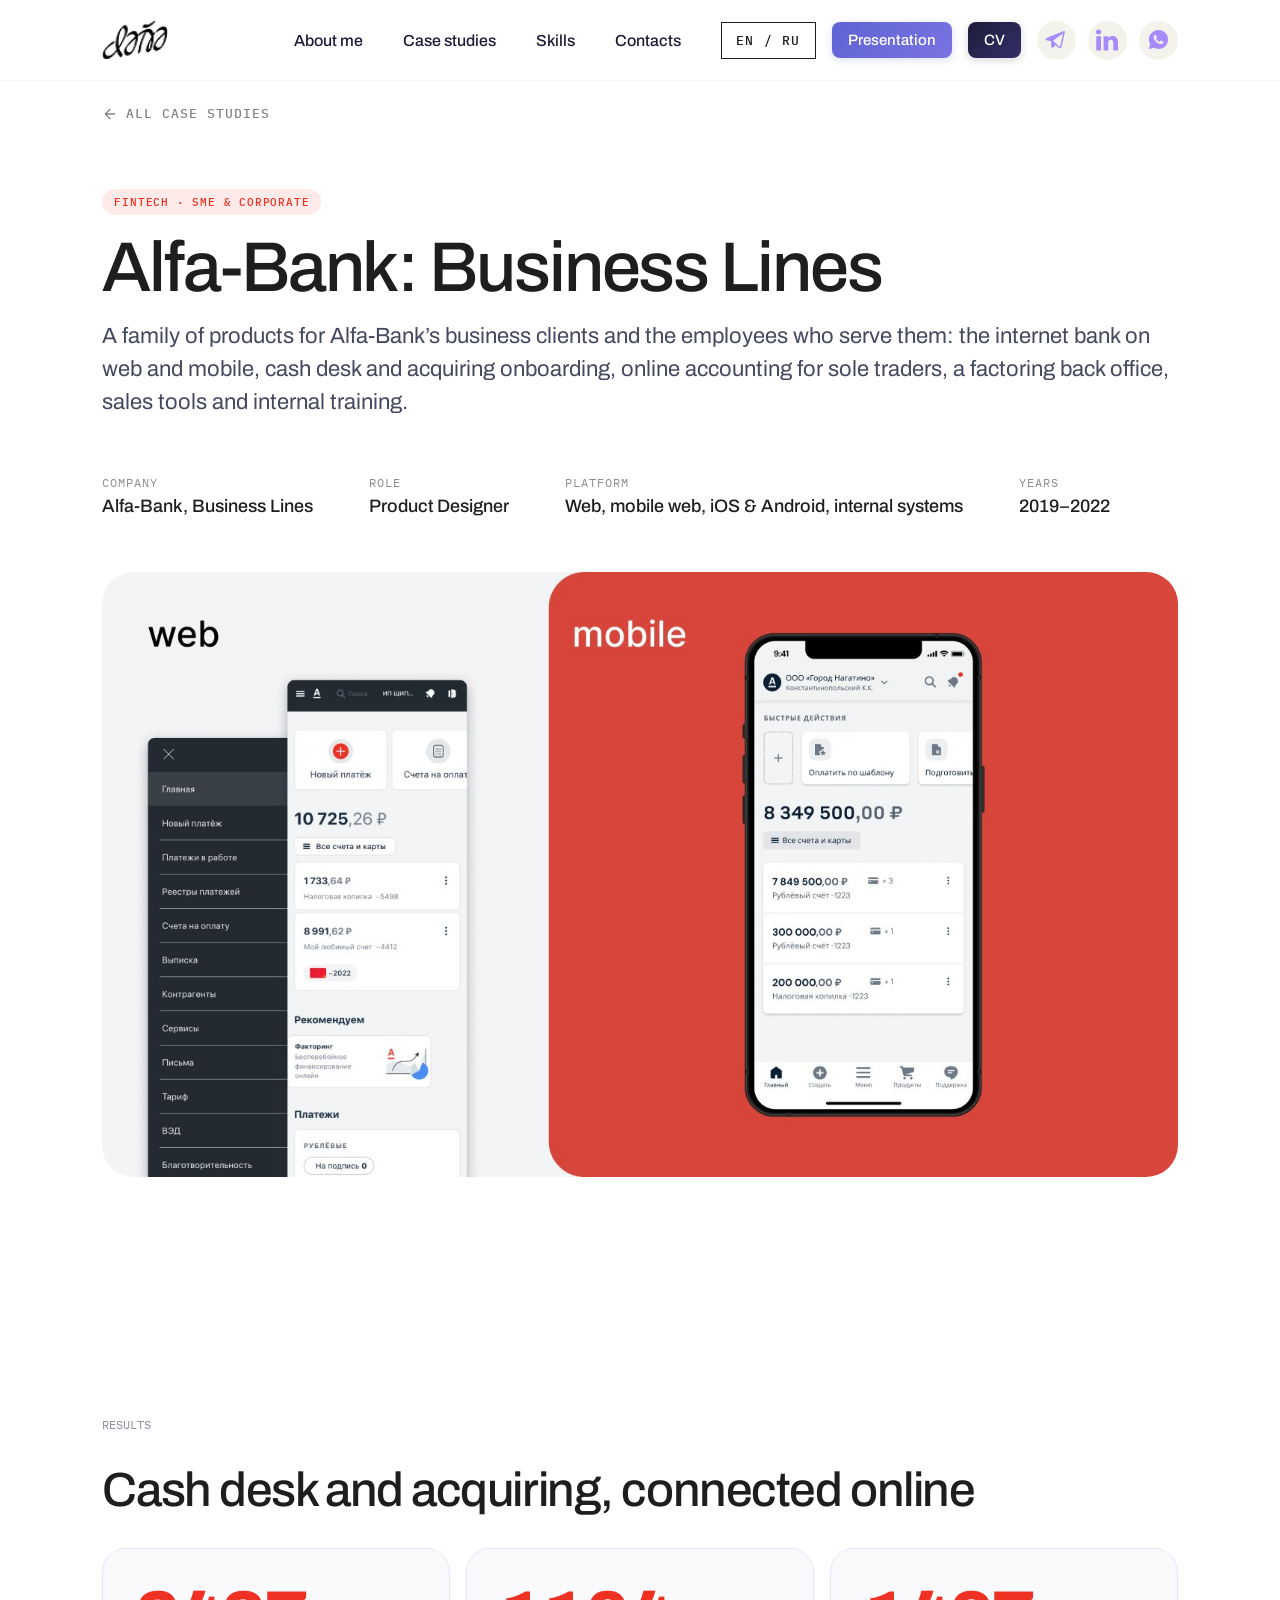
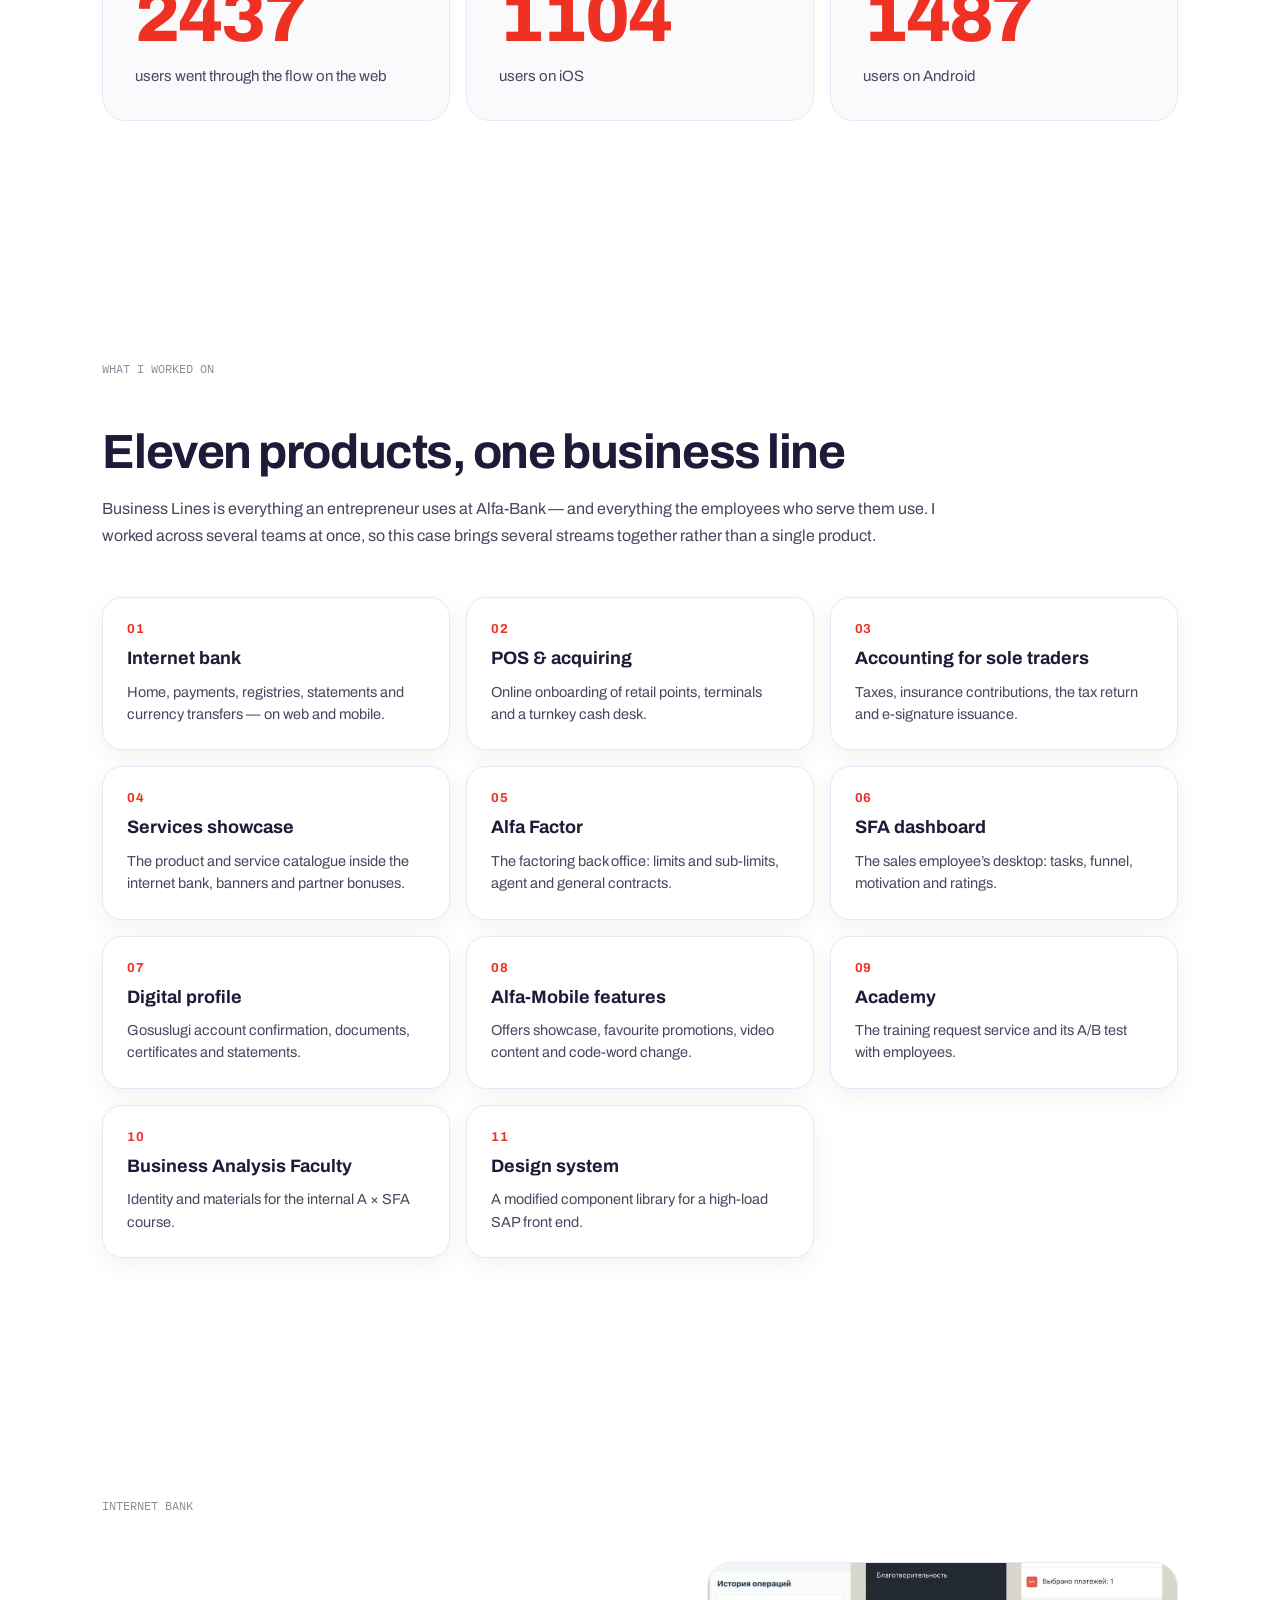
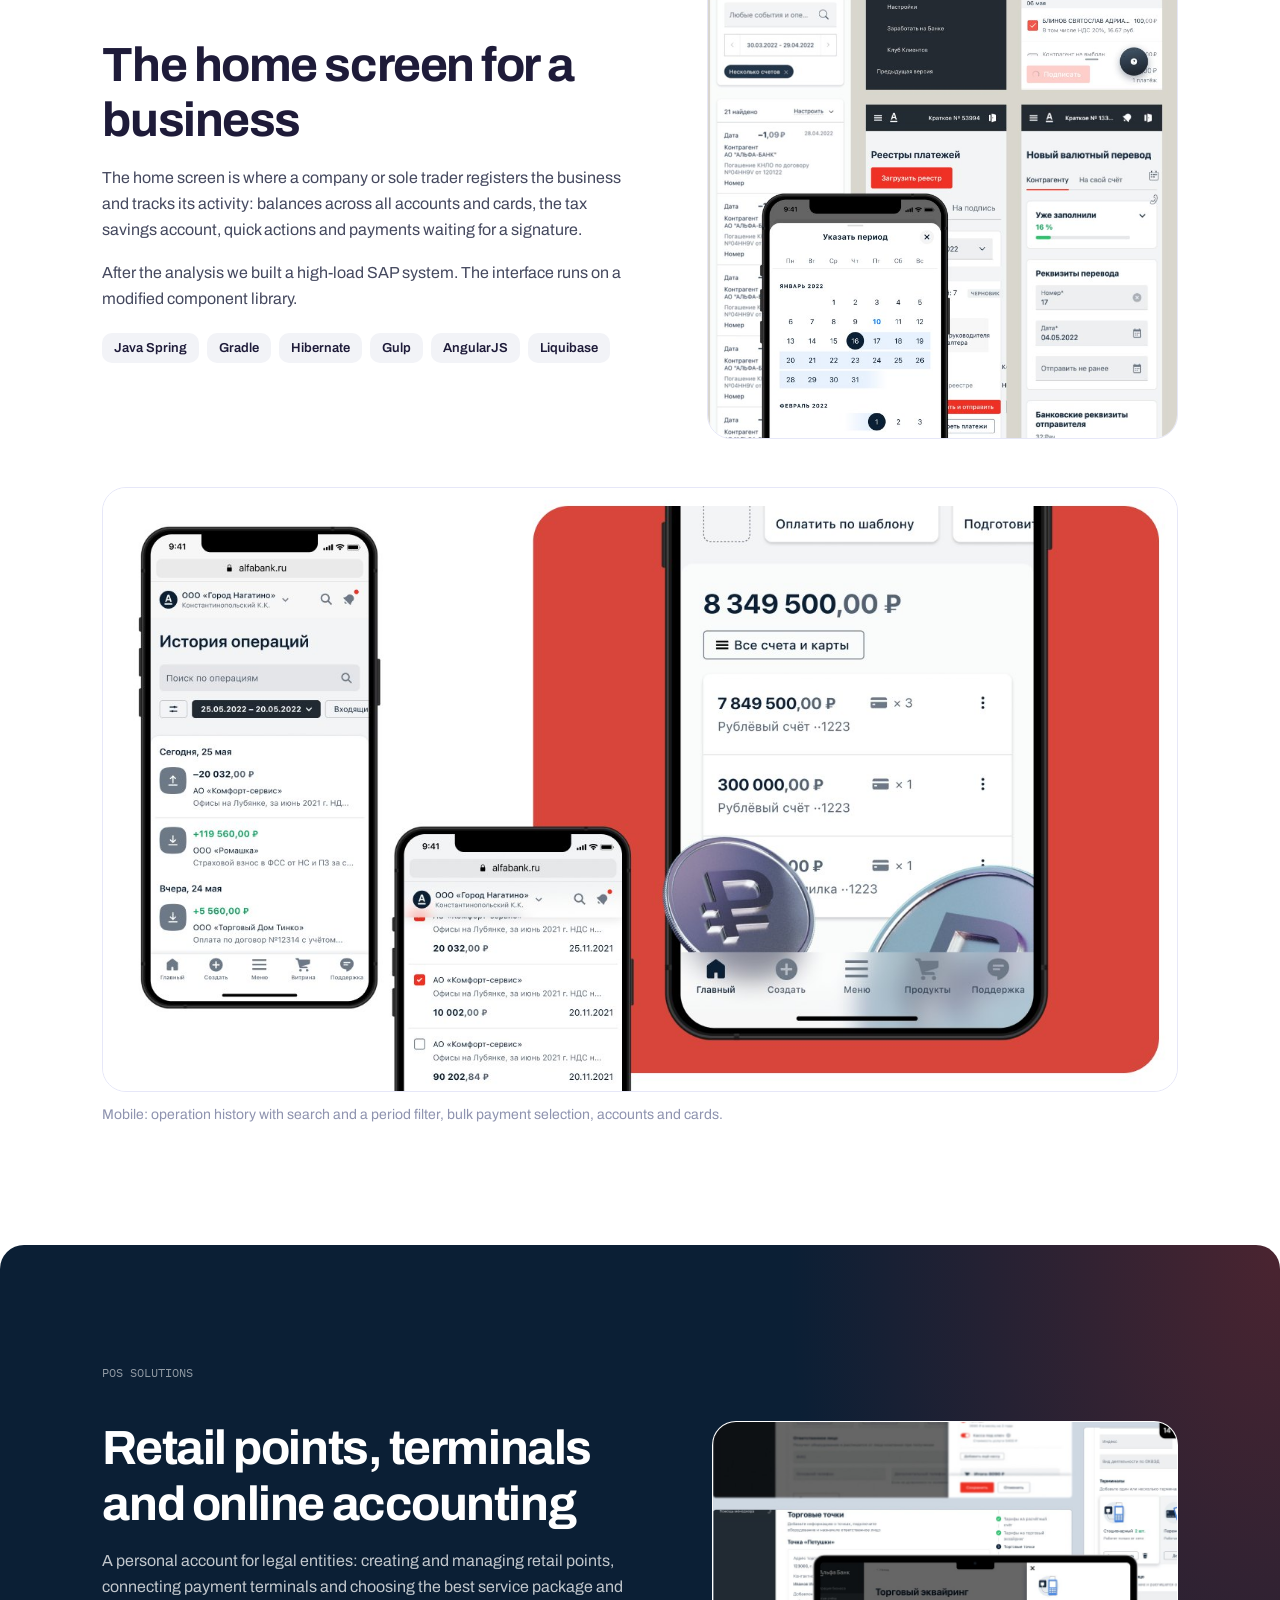
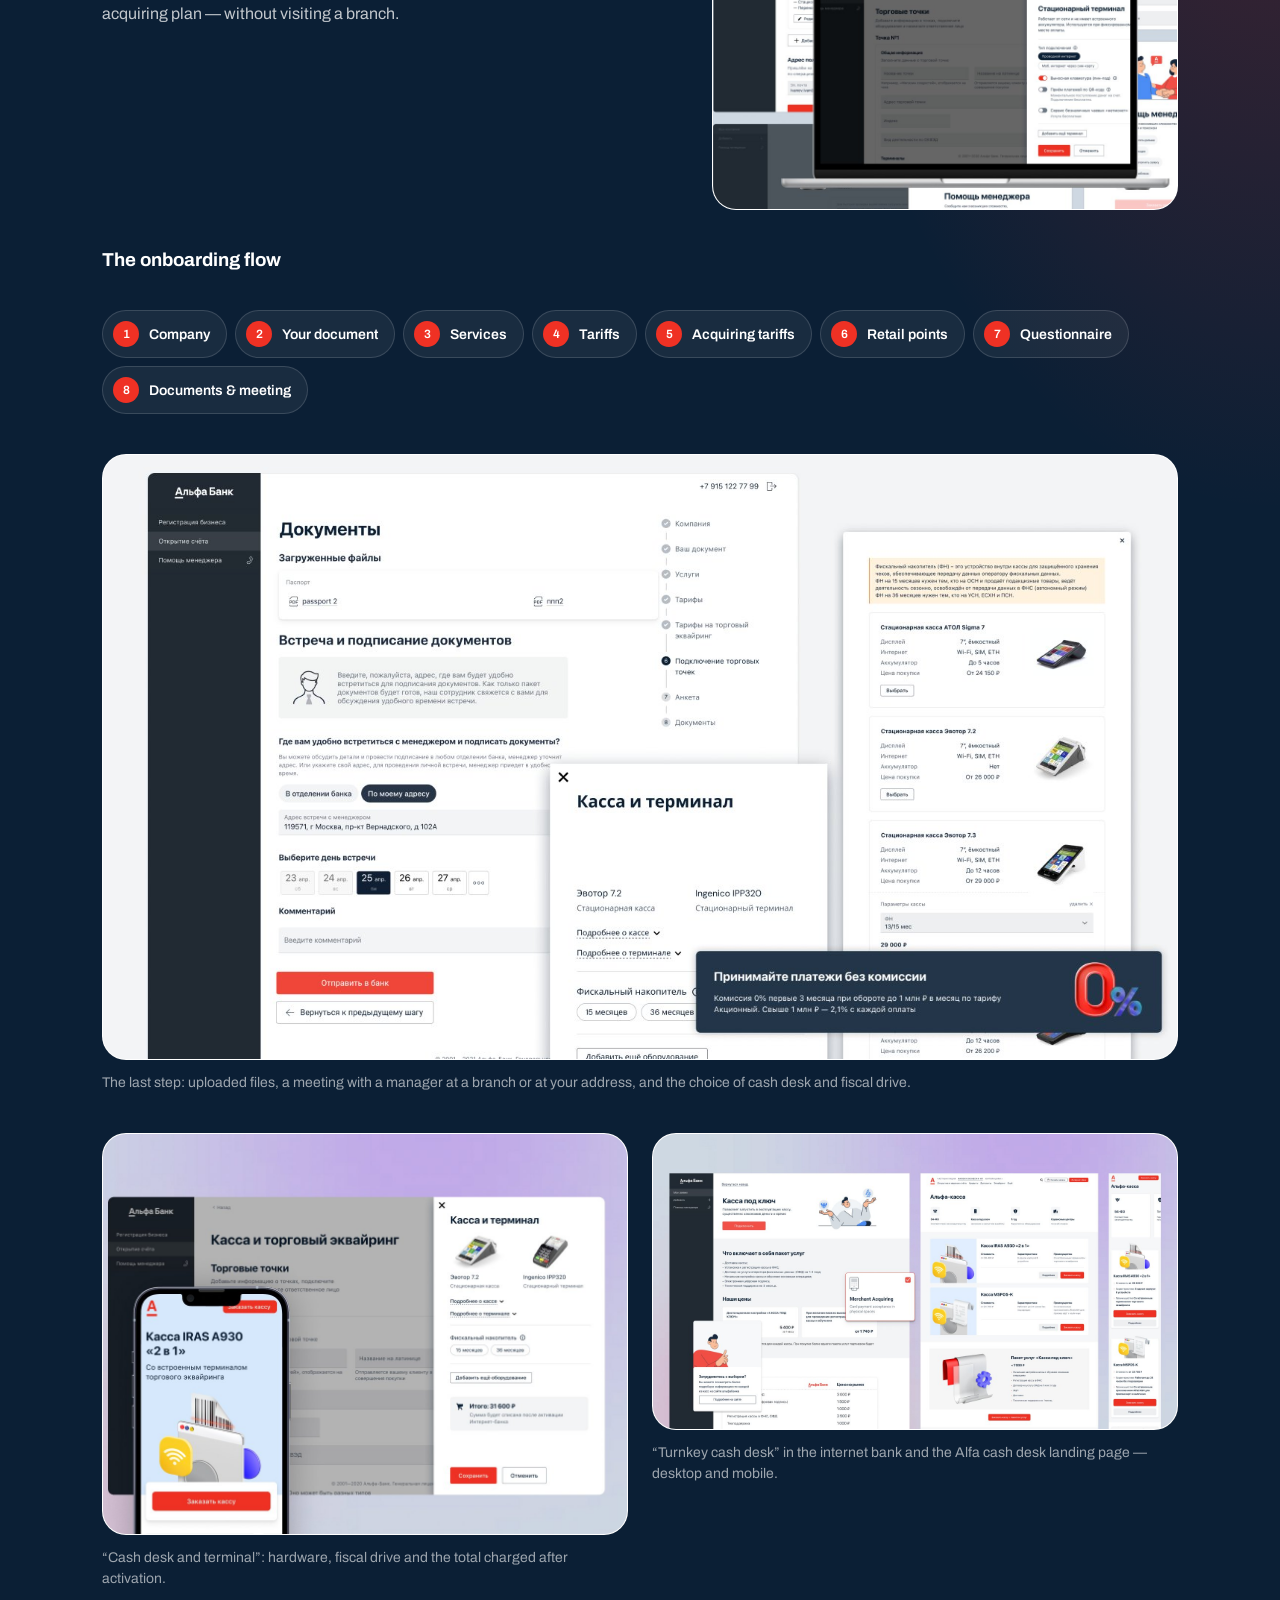
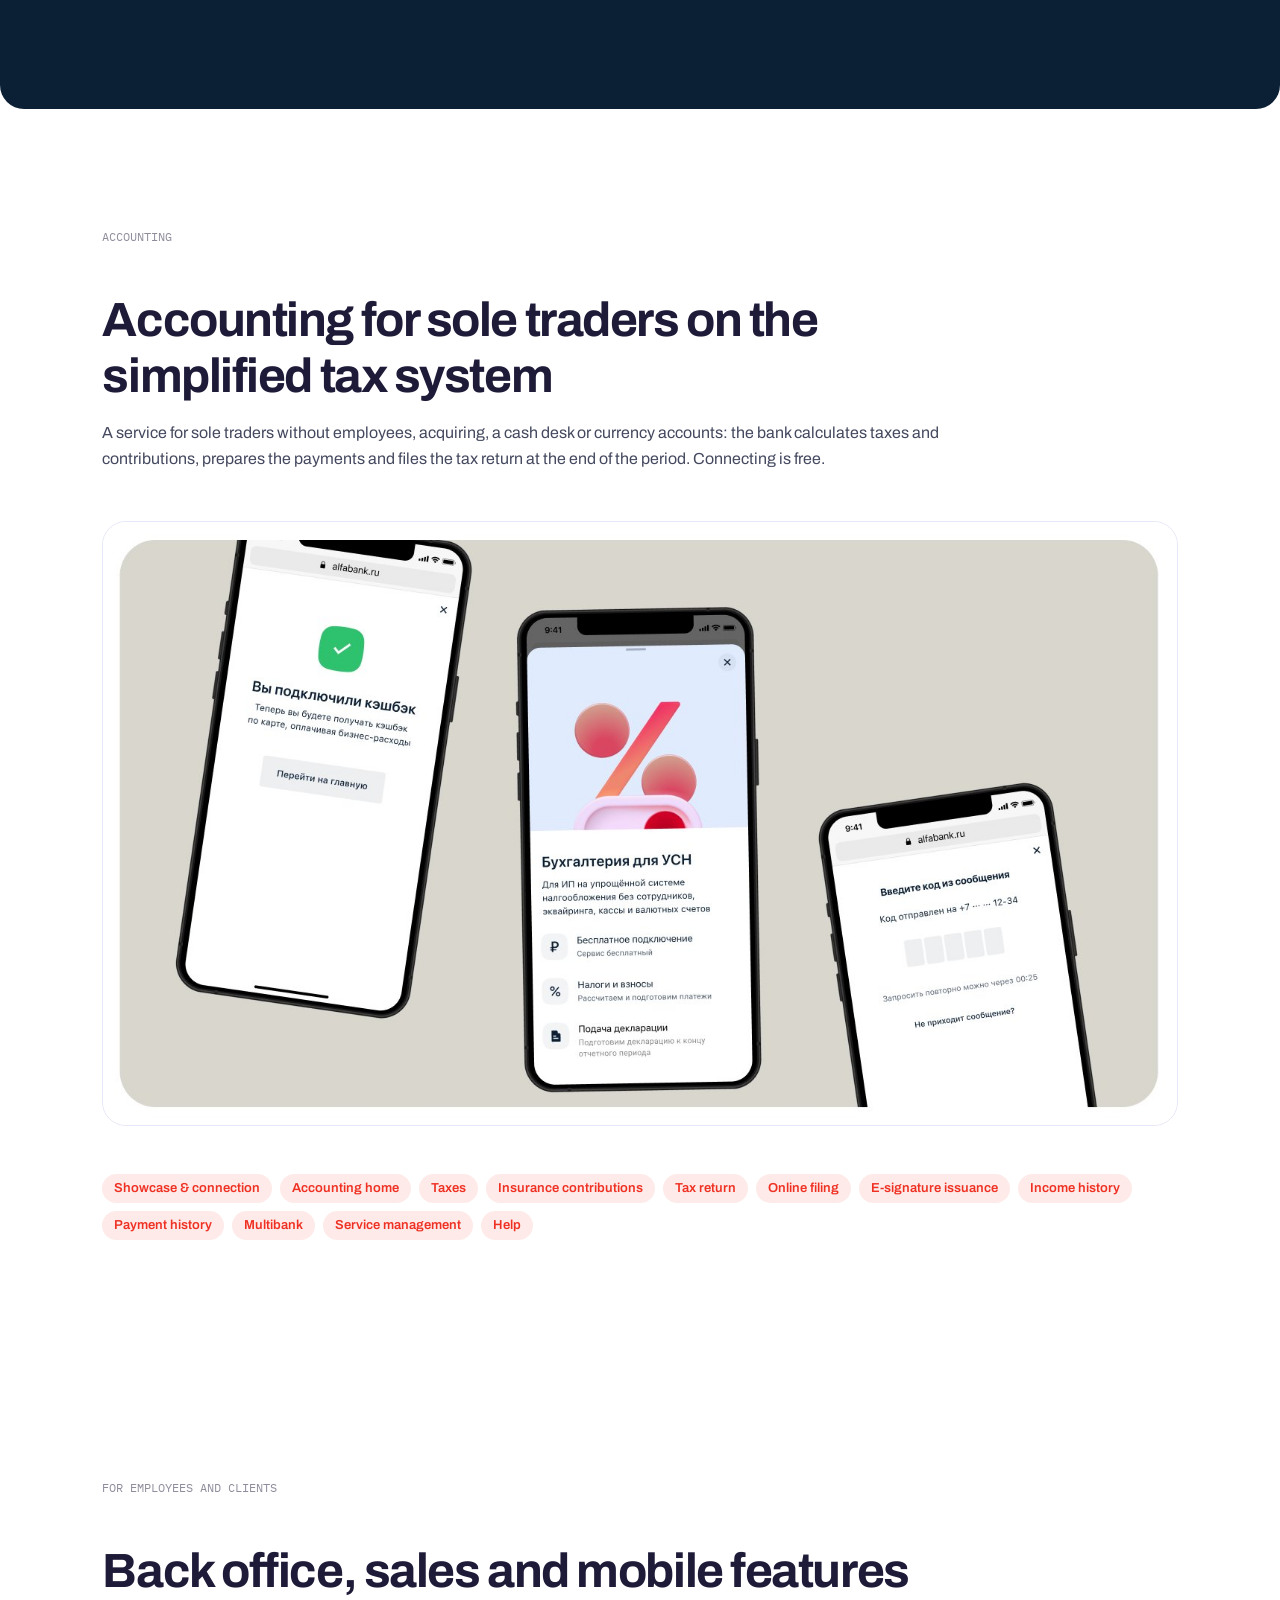
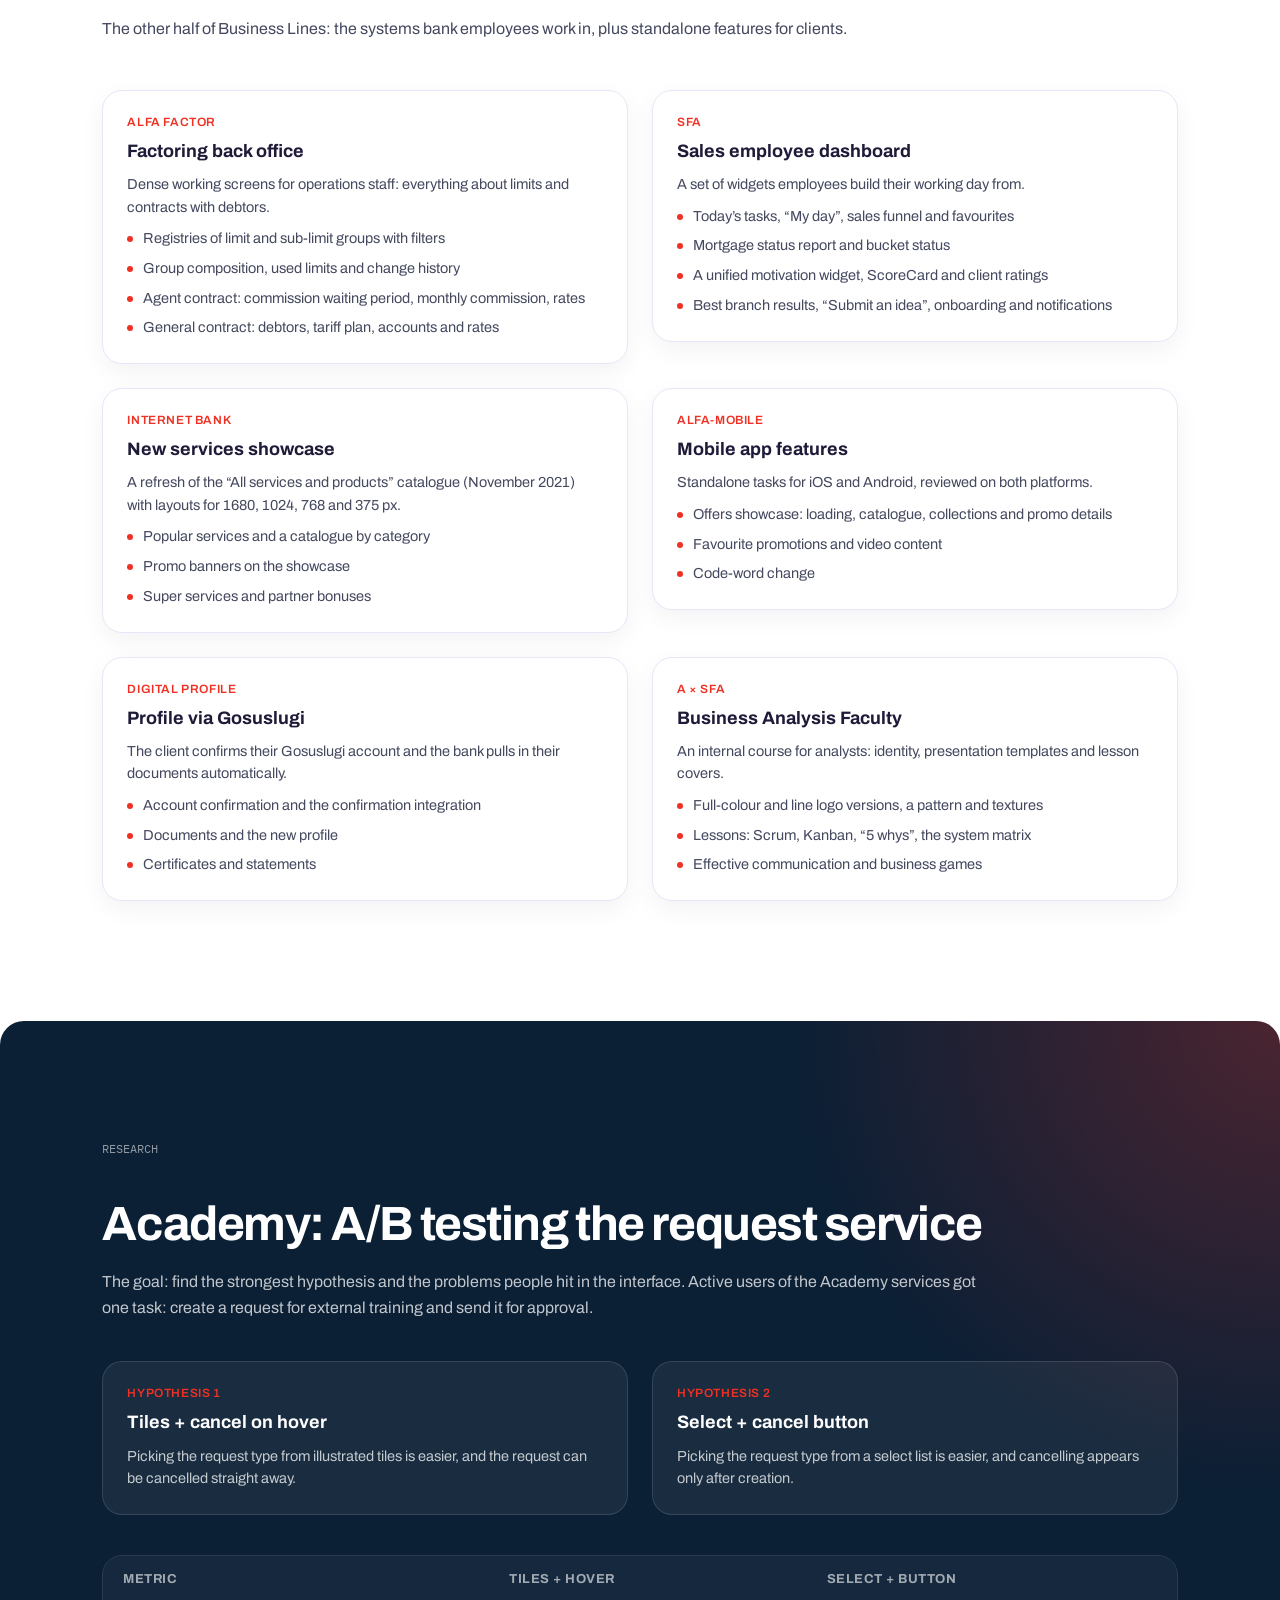
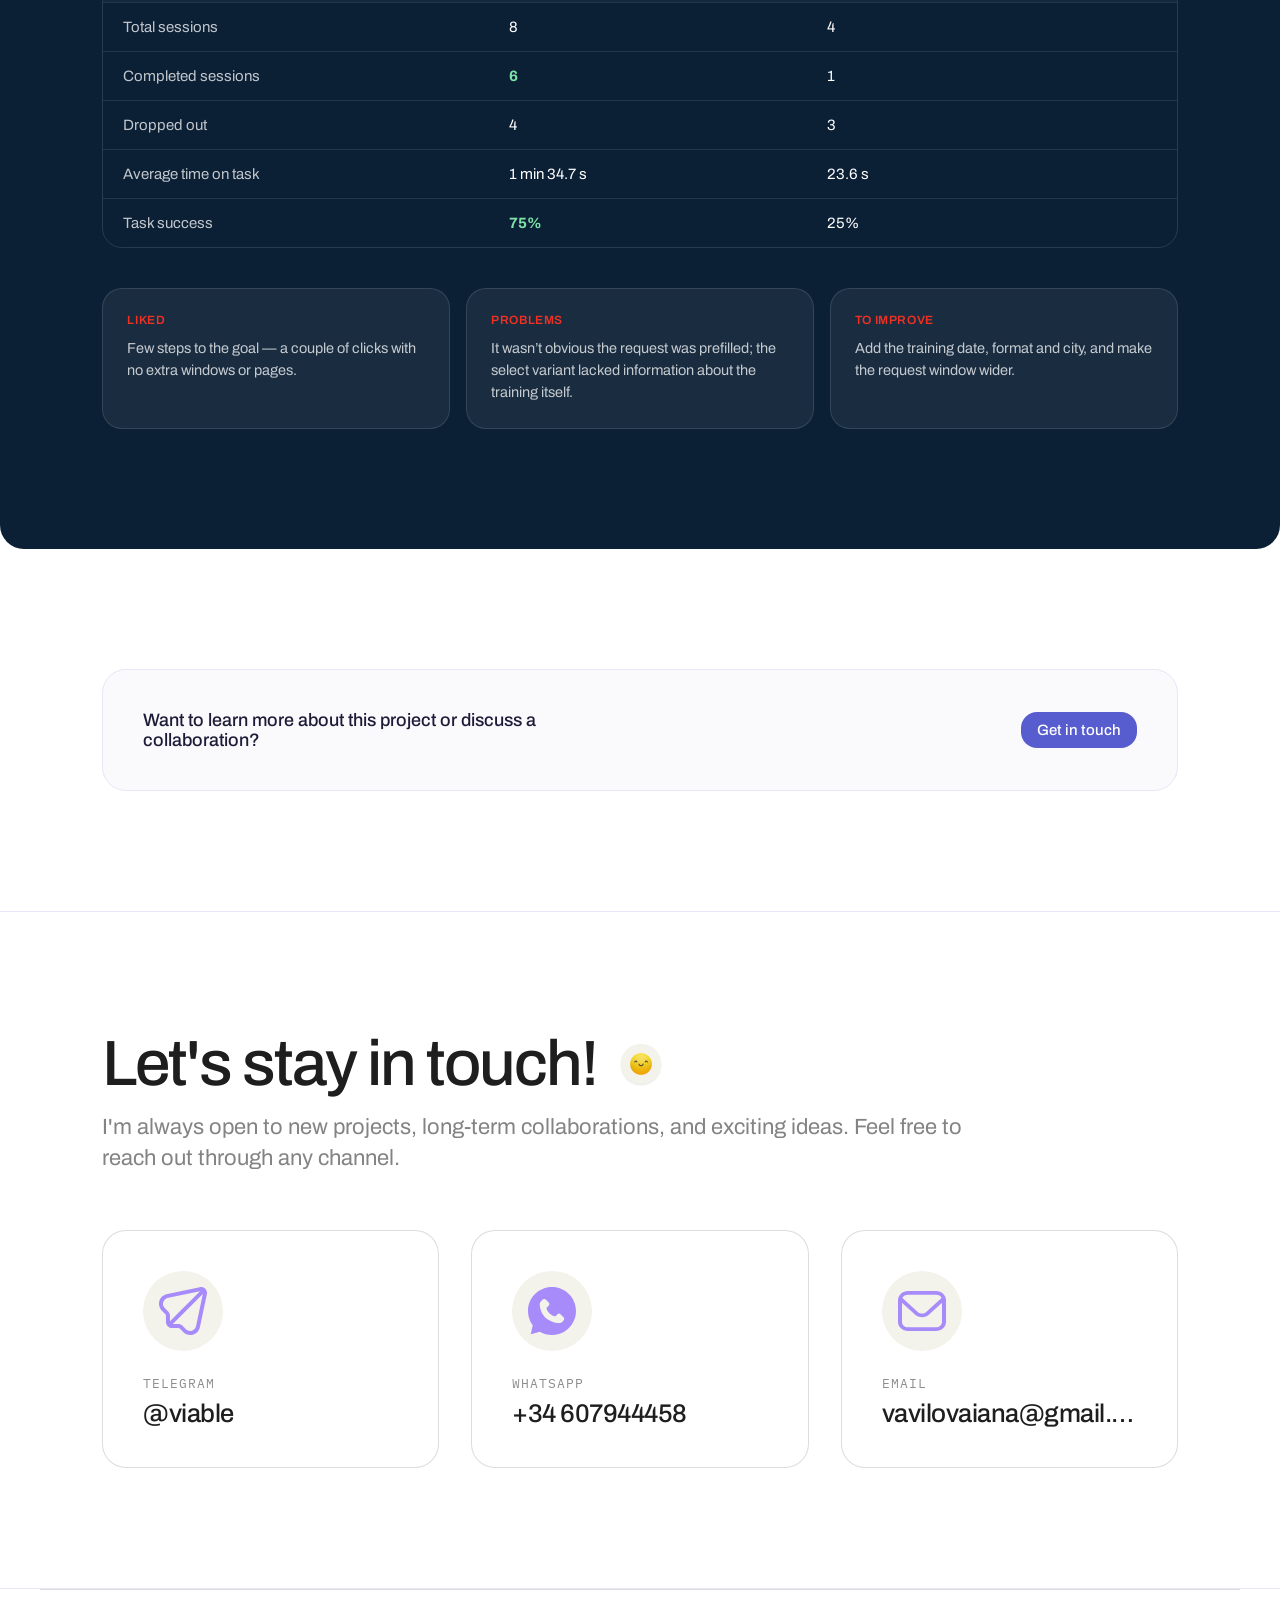
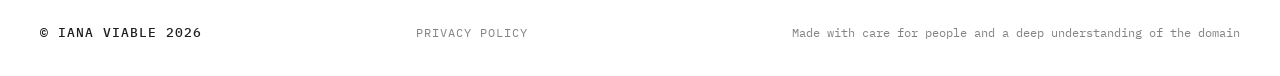
<file: case-studies/business-lines.html>
<!DOCTYPE html>
<html lang="en">
<head>
<meta charset="UTF-8">
<meta name="viewport" content="width=device-width, initial-scale=1.0">
<title data-ru="Альфа-Банк: бизнес-линии — кейс | Яна Вавилова">Alfa-Bank Business Lines — Case Study | Iana Vavilova</title>
<meta name="description" content="Case study: Alfa-Bank Business Lines — the business internet bank, POS and acquiring onboarding, accounting for sole traders, a factoring back office and internal tools." data-ru="Кейс: бизнес-линии Альфа-Банка — интернет-банк для бизнеса, подключение кассы и эквайринга, бухгалтерия для ИП, бэк-офис факторинга и внутренние инструменты.">
<link rel="icon" href="../favicon.ico" sizes="any">
<link rel="icon" href="../assets/img/favicon.svg" type="image/svg+xml">
<link rel="icon" href="../assets/img/favicon-32.png" sizes="32x32" type="image/png">
<link rel="icon" href="../assets/img/favicon-16.png" sizes="16x16" type="image/png">
<link rel="apple-touch-icon" href="../assets/img/apple-touch-icon.png">
<link rel="preconnect" href="https://fonts.googleapis.com">
<link rel="preconnect" href="https://fonts.gstatic.com" crossorigin>
<link href="https://fonts.googleapis.com/css2?family=Inter:ital,wght@0,400;0,500;0,600;0,700;0,800;0,900;1,500&family=Archivo:ital,wght@0,400;0,500;0,600;0,700;0,800;0,900;1,500&family=IBM+Plex+Mono:wght@400;500&display=swap" rel="stylesheet">
<link rel="stylesheet" href="../css/styles.css">
<link rel="stylesheet" href="../css/case-study.css">
<link rel="stylesheet" href="../css/case-alfa.css">
<link rel="stylesheet" href="../css/case-bl.css">
</head>
<body>

<a class="skip-link" href="#main" data-ru="Перейти к содержимому">Skip to content</a>

<header class="site-header">
  <div class="site-header__inner">
    <a href="../index.html" class="logo" aria-label="Iana Vavilova — home">
      <img src="../assets/img/photos/logo.png" alt="Iana Vavilova logo" width="59" height="36">
    </a>

    <nav class="main-nav" aria-label="Primary">
      <button class="main-nav__toggle" id="navToggle" aria-expanded="false" aria-controls="navLinks">
        <span></span><span></span><span></span>
        <span class="sr-only">Menu</span>
      </button>
      <div class="main-nav__links" id="navLinks">
        <a href="../index.html#mission" data-ru="Обо мне">About me</a>
        <a href="../index.html#case-studies" data-ru="Кейсы">Case studies</a>
        <a href="../index.html#ai-tools" data-ru="Навыки">Skills</a>
        <a href="../index.html#contacts" data-ru="Контакты">Contacts</a>
        <div class="main-nav__buttons">
          <button type="button" id="langToggle" class="tag tag--outline" data-ru="RU / EN" aria-label="Change language">EN / RU</button>
          <a class="tag tag--accent" href="https://www.figma.com/proto/rudZk6rEIAjRQLwwJBsMRe/Viable_personal-brand?node-id=20007962-11445&amp;p=f&amp;scaling=min-zoom&amp;content-scaling=fixed&amp;page-id=1213%3A22987&amp;starting-point-node-id=20007962%3A11445&amp;show-proto-sidebar=1" target="_blank" rel="noopener" data-ru="Презентация">Presentation</a>
          <a class="tag tag--dark" href="../assets/cv/Iana-Vavilova-CV.pdf" download="Iana-Vavilova-CV.pdf" target="_blank" rel="noopener" data-ru="Резюме" data-ru-href="../assets/cv/Yana-Vavilova-CV-RU.pdf" data-ru-download="Yana-Vavilova-CV-RU.pdf">CV</a>
          <div class="nav-socials" role="group" aria-label="Social links">
            <a class="nav-soc" href="https://t.me/viable" target="_blank" rel="noopener" aria-label="Telegram"><svg viewBox="0 0 20 20"><path d="M17.8813 2.04619C17.7844 1.96258 17.6666 1.90696 17.5405 1.88535C17.4144 1.86374 17.2848 1.87694 17.1656 1.92354L1.33283 8.11963C1.10844 8.20689 0.91847 8.36467 0.791518 8.56923C0.664565 8.7738 0.607501 9.01406 0.628917 9.25386C0.650332 9.49366 0.749068 9.72002 0.910259 9.89885C1.07145 10.0777 1.28637 10.1993 1.52267 10.2454L5.62501 11.0509V15.6251C5.62421 15.8743 5.69825 16.1179 5.83755 16.3245C5.97684 16.5311 6.17498 16.691 6.40626 16.7837C6.6372 16.878 6.89116 16.9006 7.13513 16.8487C7.37909 16.7967 7.60178 16.6725 7.77423 16.4923L9.75236 14.4407L12.8906 17.1876C13.1171 17.3884 13.4091 17.4996 13.7117 17.5001C13.8444 17.5 13.9762 17.4792 14.1024 17.4384C14.3086 17.373 14.494 17.2546 14.6403 17.0952C14.7865 16.9358 14.8885 16.7409 14.936 16.5298L18.107 2.73448C18.1354 2.61006 18.1294 2.48027 18.0896 2.35902C18.0498 2.23777 17.9778 2.12963 17.8813 2.04619ZM13.7133 16.2501L7.25392 10.586L16.5508 3.92276L13.7133 16.2501Z"/></svg></a>
            <a class="nav-soc" href="https://www.linkedin.com/in/vavilova/" target="_blank" rel="noopener" aria-label="LinkedIn"><svg viewBox="0 0 20 20"><path fill-rule="evenodd" d="M4.54075 19.5586V6.65985H0.253441V19.5586H4.54075ZM2.39707 4.89874C3.89214 4.89874 4.8227 3.90826 4.8227 2.67045C4.79484 1.40477 3.89215 0.441772 2.42544 0.441772C0.958878 0.441772 0 1.40477 0 2.67045C0 3.90826 0.930358 4.89874 2.36913 4.89874H2.39707Z"/><path fill-rule="evenodd" d="M6.91309 19.5586H11.2003V12.3554C11.2003 11.9699 11.2282 11.5848 11.3414 11.3092C11.6514 10.5389 12.3568 9.74121 13.5412 9.74121C15.0925 9.74121 15.7131 10.9241 15.7131 12.6581V19.5586H20V12.1626C20 8.20072 17.8849 6.35717 15.0642 6.35717C12.7513 6.35717 11.736 7.64994 11.1718 8.5305H11.2005V6.65985H6.9132C6.96946 7.87018 6.91309 19.5586 6.91309 19.5586Z"/></svg></a>
            <a class="nav-soc" href="https://wa.me/34607944458" data-ru-href="https://wa.me/79312444104" target="_blank" rel="noopener" aria-label="WhatsApp"><svg viewBox="0 0 20 20"><path d="M16.605 3.38509C14.9587 1.74447 12.7636 0.833008 10.4465 0.833008C5.62943 0.833008 1.72699 4.7219 1.72699 9.52224C1.72699 11.0413 2.15382 12.5604 2.88553 13.8365L1.66602 18.333L6.30016 17.1177C7.58065 17.7861 8.98309 18.1507 10.4465 18.1507C15.2636 18.1507 19.166 14.2618 19.166 9.46148C19.105 7.21322 18.2514 5.02572 16.605 3.38509ZM14.6538 12.6212C14.4709 13.1073 13.6172 13.5934 13.1904 13.6542C12.8245 13.715 12.3367 13.715 11.8489 13.5934C11.5441 13.4719 11.1172 13.3504 10.6294 13.1073C8.43431 12.1959 7.03187 10.0084 6.90992 9.82606C6.78797 9.70454 5.99529 8.67155 5.99529 7.5778C5.99529 6.48405 6.54406 5.99794 6.72699 5.75488C6.90992 5.51183 7.15382 5.51183 7.33675 5.51183C7.4587 5.51183 7.64162 5.51183 7.76357 5.51183C7.88553 5.51183 8.06845 5.45106 8.25138 5.87641C8.43431 6.30176 8.86114 7.39551 8.92211 7.45627C8.98309 7.5778 8.98309 7.69933 8.92211 7.82086C8.86114 7.94238 8.80016 8.06391 8.67821 8.18544C8.55626 8.30697 8.43431 8.48926 8.37333 8.55002C8.25138 8.67155 8.12943 8.79308 8.25138 8.97537C8.37333 9.21842 8.80016 9.88683 9.47089 10.4945C10.3246 11.2236 10.9953 11.4667 11.2392 11.5882C11.4831 11.7097 11.605 11.649 11.727 11.5275C11.8489 11.4059 12.2758 10.9198 12.3977 10.6768C12.5197 10.4337 12.7026 10.4945 12.8855 10.5552C13.0685 10.616 14.166 11.1629 14.3489 11.2844C14.5928 11.4059 14.7148 11.4667 14.7758 11.5275C14.8367 11.7097 14.8367 12.1351 14.6538 12.6212Z"/></svg></a>
          </div>
        </div>
      </div>
    </nav>
  </div>
</header>

<main id="main" class="cs-main">

  <div class="cs-back-row">
    <a class="cs-back-link" href="../index.html#case-studies">
      <svg viewBox="0 0 24 24" fill="none" stroke="currentColor" stroke-width="2" stroke-linecap="round" stroke-linejoin="round"><path d="M19 12H5M12 19l-7-7 7-7"/></svg>
      <span data-ru="Все кейсы">All case studies</span>
    </a>
  </div>


  <!-- Hero -->
  <section class="cs-hero">
    <div class="cs-hero__head">
      <span class="badge al-badge" data-ru="FinTech · Малый бизнес и корпорации">FinTech · SME &amp; corporate</span>
      <h1 class="cs-hero__title" data-ru="Альфа-Банк: бизнес-линии">Alfa-Bank: Business Lines</h1>
      <p class="cs-hero__subtitle" data-ru="Набор продуктов для бизнес-клиентов Альфа-Банка и сотрудников, которые с ними работают: интернет-банк на вебе и в мобильном, подключение кассы и эквайринга, бухгалтерия для ИП, бэк-офис факторинга, инструменты для продаж и внутреннее обучение.">A family of products for Alfa-Bank’s business clients and the employees who serve them: the internet bank on web and mobile, cash desk and acquiring onboarding, online accounting for sole traders, a factoring back office, sales tools and internal training.</p>
    </div>
    <dl class="cs-meta-grid">
      <div class="cs-meta-item"><dt data-ru="Компания">Company</dt><dd data-ru="Альфа-Банк, бизнес-линии">Alfa-Bank, Business Lines</dd></div>
      <div class="cs-meta-item"><dt data-ru="Роль">Role</dt><dd data-ru="Продуктовый дизайнер">Product Designer</dd></div>
      <div class="cs-meta-item"><dt data-ru="Платформа">Platform</dt><dd data-ru="Веб, мобильный веб, iOS и Android, внутренние системы">Web, mobile web, iOS &amp; Android, internal systems</dd></div>
      <div class="cs-meta-item"><dt data-ru="Годы">Years</dt><dd>2019–2022</dd></div>
    </dl>
    <div class="al-hero-visual">
      <img src="../assets/img/case-studies/business-lines/ib-web-mobile.jpg" alt="Alfa-Bank business internet bank: web menu and mobile home screen" data-ru-alt="Интернет-банк Альфа-Бизнес: меню на вебе и главный экран в мобильном" width="1440" height="810" loading="eager">
    </div>
  </section>

  <!-- Results -->
  <section class="cs-section cs-section--tight" id="bl-results">
    <span class="label-pill" data-ru="Результаты">Results</span>
    <h2 class="cs-section-title" data-ru="Подключение кассы и эквайринга онлайн">Cash desk and acquiring, connected online</h2>
    <div class="al-stats">
      <div class="al-stat"><span class="al-stat__value">2437</span><p data-ru="пользователей прошли сценарий на вебе">users went through the flow on the web</p></div>
      <div class="al-stat"><span class="al-stat__value">1104</span><p data-ru="пользователя на iOS">users on iOS</p></div>
      <div class="al-stat"><span class="al-stat__value">1487</span><p data-ru="пользователей на Android">users on Android</p></div>
    </div>
  </section>

  <!-- Product map -->
  <section class="cs-section" id="bl-map">
    <span class="label-pill" data-ru="Что я делала">What I worked on</span>
    <div class="al-head">
      <h2 class="al-section-title" data-ru="Одиннадцать продуктов — одна бизнес-линия">Eleven products, one business line</h2>
      <p data-ru="Бизнес-линии — это всё, чем пользуется предприниматель в Альфа-Банке, и всё, чем пользуются сотрудники, которые его обслуживают. Я работала в нескольких командах сразу, поэтому кейс собран из разных потоков, а не из одного продукта.">Business Lines is everything an entrepreneur uses at Alfa-Bank — and everything the employees who serve them use. I worked across several teams at once, so this case brings several streams together rather than a single product.</p>
    </div>
    <div class="bl-map">
      <div class="al-card"><span class="bl-map__num">01</span><h3 data-ru="Интернет-банк">Internet bank</h3><p data-ru="Главная, платежи, реестры, выписки и валютные переводы — на вебе и в мобильном.">Home, payments, registries, statements and currency transfers — on web and mobile.</p></div>
      <div class="al-card"><span class="bl-map__num">02</span><h3 data-ru="POS-решения и эквайринг">POS &amp; acquiring</h3><p data-ru="Онлайн-подключение торговых точек, терминалов и кассы «под ключ».">Online onboarding of retail points, terminals and a turnkey cash desk.</p></div>
      <div class="al-card"><span class="bl-map__num">03</span><h3 data-ru="Бухгалтерия для ИП на УСН">Accounting for sole traders</h3><p data-ru="Налоги, страховые взносы, декларация и выпуск электронной подписи.">Taxes, insurance contributions, the tax return and e-signature issuance.</p></div>
      <div class="al-card"><span class="bl-map__num">04</span><h3 data-ru="Витрина сервисов">Services showcase</h3><p data-ru="Каталог продуктов и сервисов в интернет-банке, баннеры и бонусы партнёров.">The product and service catalogue inside the internet bank, banners and partner bonuses.</p></div>
      <div class="al-card"><span class="bl-map__num">05</span><h3 data-ru="Альфа-Фактор">Alfa Factor</h3><p data-ru="Бэк-офис факторинга: лимиты и сублимиты, агентские и генеральные договоры.">The factoring back office: limits and sub-limits, agent and general contracts.</p></div>
      <div class="al-card"><span class="bl-map__num">06</span><h3 data-ru="Дашборд SFA">SFA dashboard</h3><p data-ru="Рабочий стол сотрудника продаж: задачи, воронка, мотивация и рейтинги.">The sales employee’s desktop: tasks, funnel, motivation and ratings.</p></div>
      <div class="al-card"><span class="bl-map__num">07</span><h3 data-ru="Цифровой профиль">Digital profile</h3><p data-ru="Подтверждение учётной записи Госуслуг, документы, справки и выписки.">Gosuslugi account confirmation, documents, certificates and statements.</p></div>
      <div class="al-card"><span class="bl-map__num">08</span><h3 data-ru="Задачи в Альфа-Мобайл">Alfa-Mobile features</h3><p data-ru="Витрина предложений, избранные акции, видеоконтент и смена кодового слова.">Offers showcase, favourite promotions, video content and code-word change.</p></div>
      <div class="al-card"><span class="bl-map__num">09</span><h3 data-ru="Академия">Academy</h3><p data-ru="Сервис заявок на обучение и его A/B-тест на сотрудниках.">The training request service and its A/B test with employees.</p></div>
      <div class="al-card"><span class="bl-map__num">10</span><h3 data-ru="Факультет бизнес-анализа">Business Analysis Faculty</h3><p data-ru="Айдентика и материалы внутреннего курса A × SFA.">Identity and materials for the internal A × SFA course.</p></div>
      <div class="al-card"><span class="bl-map__num">11</span><h3 data-ru="Дизайн-система">Design system</h3><p data-ru="Модифицированная библиотека компонентов под высоконагруженный SAP-фронт.">A modified component library for a high-load SAP front end.</p></div>
    </div>
  </section>

  <!-- Internet bank -->
  <section class="cs-section" id="bl-ib">
    <span class="label-pill" data-ru="Интернет-банк">Internet bank</span>
    <div class="al-feature">
      <div class="al-text">
        <h2 class="al-section-title" data-ru="Главный экран для бизнеса">The home screen for a business</h2>
        <p data-ru="Главная — место, где юрлицо и ИП регистрируют бизнес и следят за его активностью: остатки по всем счетам и картам, налоговая копилка, быстрые действия и платежи на подпись.">The home screen is where a company or sole trader registers the business and tracks its activity: balances across all accounts and cards, the tax savings account, quick actions and payments waiting for a signature.</p>
        <p data-ru="После анализа мы построили высоконагруженную SAP-систему. Интерфейс собран на модифицированной библиотеке компонентов.">After the analysis we built a high-load SAP system. The interface runs on a modified component library.</p>
        <div class="bl-tech"><span>Java Spring</span><span>Gradle</span><span>Hibernate</span><span>Gulp</span><span>AngularJS</span><span>Liquibase</span></div>
      </div>
      <figure class="al-figure"><div class="al-figure__img"><img src="../assets/img/case-studies/business-lines/ib-screens.jpg" alt="Operation history, payment registries, a period picker and a new currency transfer" data-ru-alt="История операций, реестры платежей, выбор периода и новый валютный перевод" width="800" height="810" loading="lazy"></div></figure>
    </div>
    <figure class="al-figure">
      <div class="al-figure__img"><img src="../assets/img/case-studies/business-lines/ib-mobile.jpg" alt="Mobile internet bank: operation history, bulk payment selection and the accounts screen" data-ru-alt="Мобильный интернет-банк: история операций, выбор платежей и экран счетов" width="1440" height="810" loading="lazy"></div>
      <figcaption data-ru="Мобильная версия: история операций с поиском и фильтром по периоду, массовый выбор платежей, счета и карты.">Mobile: operation history with search and a period filter, bulk payment selection, accounts and cards.</figcaption>
    </figure>
  </section>

  <!-- POS -->
  <section class="al-dark" id="bl-pos">
    <div class="al-dark__bg"></div>
    <div class="al-dark__inner">
      <span class="label-pill label-pill--dark" data-ru="POS-решения">POS Solutions</span>
      <div class="al-two">
        <div class="al-text">
          <h2 class="al-section-title" data-ru="Торговые точки, терминалы и онлайн-бухгалтерия">Retail points, terminals and online accounting</h2>
          <p data-ru="Личный кабинет для юрлиц: создание и управление торговыми точками, подключение платёжных терминалов и выбор оптимального пакета услуг и эквайринга — без визита в отделение.">A personal account for legal entities: creating and managing retail points, connecting payment terminals and choosing the best service package and acquiring plan — without visiting a branch.</p>
        </div>
        <figure class="al-figure"><div class="al-figure__img"><img src="../assets/img/case-studies/business-lines/pos-solutions.jpg" alt="Merchant acquiring: retail points and a stationary terminal side panel" data-ru-alt="Торговый эквайринг: торговые точки и панель стационарного терминала" width="970" height="810" loading="lazy"></div></figure>
      </div>
      <h3 data-ru="Сценарий подключения">The onboarding flow</h3>
      <ol class="bl-flow">
        <li data-ru="Компания">Company</li>
        <li data-ru="Документ">Your document</li>
        <li data-ru="Услуги">Services</li>
        <li data-ru="Тарифы">Tariffs</li>
        <li data-ru="Тарифы эквайринга">Acquiring tariffs</li>
        <li data-ru="Торговые точки">Retail points</li>
        <li data-ru="Анкета">Questionnaire</li>
        <li data-ru="Документы и встреча">Documents &amp; meeting</li>
      </ol>
      <figure class="al-figure">
        <div class="al-figure__img"><img src="../assets/img/case-studies/business-lines/pos-documents.jpg" alt="Documents step with a meeting date picker, cash desk selection and a zero-commission promo" data-ru-alt="Шаг «Документы» с выбором дня встречи, выбор кассы и промо «0% комиссии»" width="1440" height="810" loading="lazy"></div>
        <figcaption data-ru="Последний шаг: загруженные файлы, встреча с менеджером в отделении или по своему адресу, выбор кассы и фискального накопителя.">The last step: uploaded files, a meeting with a manager at a branch or at your address, and the choice of cash desk and fiscal drive.</figcaption>
      </figure>
      <div class="al-grid-2">
        <figure class="al-figure"><div class="al-figure__img"><img src="../assets/img/case-studies/business-lines/pos-cashdesk.jpg" alt="Cash desk and terminal side panel with the order total" data-ru-alt="Панель «Касса и терминал» с итоговой суммой" width="1060" height="810" loading="lazy"></div><figcaption data-ru="«Касса и терминал»: оборудование, фискальный накопитель и итог, который спишется после активации.">“Cash desk and terminal”: hardware, fiscal drive and the total charged after activation.</figcaption></figure>
        <figure class="al-figure"><div class="al-figure__img"><img src="../assets/img/case-studies/business-lines/pos-acquiring.jpg" alt="Turnkey cash desk page and the Alfa cash desk landing on desktop and mobile" data-ru-alt="Страница «Касса под ключ» и лендинг Альфа-кассы на десктопе и в мобильном" width="1440" height="810" loading="lazy"></div><figcaption data-ru="«Касса под ключ» в интернет-банке и лендинг Альфа-кассы на сайте — десктоп и мобильный.">“Turnkey cash desk” in the internet bank and the Alfa cash desk landing page — desktop and mobile.</figcaption></figure>
      </div>
    </div>
  </section>

  <!-- Accounting -->
  <section class="cs-section" id="bl-usn">
    <span class="label-pill" data-ru="Бухгалтерия">Accounting</span>
    <div class="al-head">
      <h2 class="al-section-title" data-ru="Бухгалтерия для ИП на УСН">Accounting for sole traders on the simplified tax system</h2>
      <p data-ru="Сервис для ИП без сотрудников, эквайринга, кассы и валютных счетов: банк сам считает налоги и взносы, готовит платежи и декларацию к концу отчётного периода. Подключение бесплатное.">A service for sole traders without employees, acquiring, a cash desk or currency accounts: the bank calculates taxes and contributions, prepares the payments and files the tax return at the end of the period. Connecting is free.</p>
    </div>
    <figure class="al-figure">
      <div class="al-figure__img"><img src="../assets/img/case-studies/business-lines/usn.jpg" alt="Accounting onboarding on mobile: cashback connected, service intro and SMS code" data-ru-alt="Подключение бухгалтерии в мобильном: кэшбэк подключён, описание сервиса и код из SMS" width="1440" height="810" loading="lazy"></div>
    </figure>
    <div class="bl-tags">
      <span data-ru="Витрина и подключение">Showcase &amp; connection</span>
      <span data-ru="Главная бухгалтерии">Accounting home</span>
      <span data-ru="Налоги">Taxes</span>
      <span data-ru="Страховые взносы">Insurance contributions</span>
      <span data-ru="Декларация">Tax return</span>
      <span data-ru="Онлайн-подача декларации">Online filing</span>
      <span data-ru="Выпуск КЭП">E-signature issuance</span>
      <span data-ru="История доходов">Income history</span>
      <span data-ru="История оплат">Payment history</span>
      <span data-ru="Мультибанк">Multibank</span>
      <span data-ru="Управление сервисом">Service management</span>
      <span data-ru="Помощь">Help</span>
    </div>
  </section>

  <!-- Internal & other products -->
  <section class="cs-section" id="bl-more">
    <span class="label-pill" data-ru="Для сотрудников и клиентов">For employees and clients</span>
    <div class="al-head">
      <h2 class="al-section-title" data-ru="Бэк-офис, продажи и мобильные фичи">Back office, sales and mobile features</h2>
      <p data-ru="Вторая половина бизнес-линий — системы, в которых работают сотрудники банка, и отдельные фичи для клиентов.">The other half of Business Lines: the systems bank employees work in, plus standalone features for clients.</p>
    </div>
    <div class="al-grid-2">
      <div class="al-card">
        <span class="al-card__label">Alfa Factor</span>
        <h3 data-ru="Бэк-офис факторинга">Factoring back office</h3>
        <p data-ru="Плотные рабочие экраны для операционистов: всё про лимиты и договоры с дебиторами.">Dense working screens for operations staff: everything about limits and contracts with debtors.</p>
        <ul>
          <li data-ru="Реестры групп лимитов и сублимитов с фильтрами">Registries of limit and sub-limit groups with filters</li>
          <li data-ru="Состав группы, использованные лимиты и история изменений">Group composition, used limits and change history</li>
          <li data-ru="Агентский договор: ожидание комиссии, ежемесячная комиссия, ставки">Agent contract: commission waiting period, monthly commission, rates</li>
          <li data-ru="Генеральный договор: дебиторы, тарифный план, счета и ставки">General contract: debtors, tariff plan, accounts and rates</li>
        </ul>
      </div>
      <div class="al-card">
        <span class="al-card__label">SFA</span>
        <h3 data-ru="Дашборд сотрудника продаж">Sales employee dashboard</h3>
        <p data-ru="Набор виджетов, из которых сотрудник собирает свой рабочий день.">A set of widgets employees build their working day from.</p>
        <ul>
          <li data-ru="Задачи на сегодня, «Мой день», воронка продаж и избранное">Today’s tasks, “My day”, sales funnel and favourites</li>
          <li data-ru="Отчёт по статусам ипотеки и состояние корзин">Mortgage status report and bucket status</li>
          <li data-ru="Единый виджет мотивации, ScoreCard и рейтинги клиентов">A unified motivation widget, ScoreCard and client ratings</li>
          <li data-ru="Лучшие результаты отделения, «Подай идею», онбординг и оповещения">Best branch results, “Submit an idea”, onboarding and notifications</li>
        </ul>
      </div>
      <div class="al-card">
        <span class="al-card__label" data-ru="Интернет-банк">Internet bank</span>
        <h3 data-ru="Новая витрина сервисов">New services showcase</h3>
        <p data-ru="Рефреш каталога «Все сервисы и продукты» (ноябрь 2021) и его адаптивы под 1680, 1024, 768 и 375 px.">A refresh of the “All services and products” catalogue (November 2021) with layouts for 1680, 1024, 768 and 375 px.</p>
        <ul>
          <li data-ru="Популярные сервисы и каталог по категориям">Popular services and a catalogue by category</li>
          <li data-ru="Рекламные баннеры на витрине">Promo banners on the showcase</li>
          <li data-ru="Суперсервисы и бонусы от партнёров">Super services and partner bonuses</li>
        </ul>
      </div>
      <div class="al-card">
        <span class="al-card__label" data-ru="Альфа-Мобайл">Alfa-Mobile</span>
        <h3 data-ru="Фичи мобильного приложения">Mobile app features</h3>
        <p data-ru="Отдельные задачи для iOS и Android, с ревью на обеих платформах.">Standalone tasks for iOS and Android, reviewed on both platforms.</p>
        <ul>
          <li data-ru="Витрина предложений: загрузка, каталог, подборки и карточка акции">Offers showcase: loading, catalogue, collections and promo details</li>
          <li data-ru="Избранные акции и видеоконтент">Favourite promotions and video content</li>
          <li data-ru="Смена кодового слова">Code-word change</li>
        </ul>
      </div>
      <div class="al-card">
        <span class="al-card__label" data-ru="Цифровой профиль">Digital profile</span>
        <h3 data-ru="Профиль через Госуслуги">Profile via Gosuslugi</h3>
        <p data-ru="Клиент подтверждает учётную запись Госуслуг, и банк сам подтягивает его документы.">The client confirms their Gosuslugi account and the bank pulls in their documents automatically.</p>
        <ul>
          <li data-ru="Подтверждение учётной записи и интеграция с подтверждением">Account confirmation and the confirmation integration</li>
          <li data-ru="Документы и новый профиль">Documents and the new profile</li>
          <li data-ru="Справки и выписки">Certificates and statements</li>
        </ul>
      </div>
      <div class="al-card">
        <span class="al-card__label">A × SFA</span>
        <h3 data-ru="Факультет бизнес-анализа">Business Analysis Faculty</h3>
        <p data-ru="Внутренний курс для аналитиков: айдентика, шаблоны презентаций и обложки уроков.">An internal course for analysts: identity, presentation templates and lesson covers.</p>
        <ul>
          <li data-ru="Полноцветная и линейная версии логотипа, паттерн и текстуры">Full-colour and line logo versions, a pattern and textures</li>
          <li data-ru="Уроки: Scrum, Kanban, «5 почему», системная матрица">Lessons: Scrum, Kanban, “5 whys”, the system matrix</li>
          <li data-ru="Эффективные коммуникации и деловые игры">Effective communication and business games</li>
        </ul>
      </div>
    </div>
  </section>

  <!-- Research -->
  <section class="al-dark" id="bl-research">
    <div class="al-dark__bg"></div>
    <div class="al-dark__inner">
      <span class="label-pill label-pill--dark" data-ru="Исследование">Research</span>
      <div class="al-head">
        <h2 class="al-section-title" data-ru="Академия: A/B-тест сервиса заявок">Academy: A/B testing the request service</h2>
        <p data-ru="Цель — найти самую удачную гипотезу и проблемы во взаимодействии с интерфейсом. Активные пользователи сервисов Академии получили задание: создать заявку на внешнее обучение и отправить её на согласование.">The goal: find the strongest hypothesis and the problems people hit in the interface. Active users of the Academy services got one task: create a request for external training and send it for approval.</p>
      </div>
      <div class="al-grid-2">
        <div class="al-card"><span class="al-card__label" data-ru="Гипотеза 1">Hypothesis 1</span><h3 data-ru="Плитка + отмена по ховеру">Tiles + cancel on hover</h3><p data-ru="Тип заявки удобнее выбирать из иллюстрированной плитки, а отменить заявку можно сразу.">Picking the request type from illustrated tiles is easier, and the request can be cancelled straight away.</p></div>
        <div class="al-card"><span class="al-card__label" data-ru="Гипотеза 2">Hypothesis 2</span><h3 data-ru="Селект + кнопка отмены">Select + cancel button</h3><p data-ru="Тип заявки удобнее выбирать из списка в селекте, а отмена появляется только после создания.">Picking the request type from a select list is easier, and cancelling appears only after creation.</p></div>
      </div>
      <div class="bl-table-wrap">
        <table class="bl-table">
          <thead><tr><th data-ru="Показатель">Metric</th><th data-ru="Плитка + ховер">Tiles + hover</th><th data-ru="Селект + кнопка">Select + button</th></tr></thead>
          <tbody>
            <tr><td data-ru="Всего сессий">Total sessions</td><td>8</td><td>4</td></tr>
            <tr><td data-ru="Завершённых сессий">Completed sessions</td><td class="bl-win">6</td><td>1</td></tr>
            <tr><td data-ru="Выбыло">Dropped out</td><td>4</td><td>3</td></tr>
            <tr><td data-ru="Среднее время выполнения">Average time on task</td><td data-ru="1 мин 34,7 с">1 min 34.7 s</td><td data-ru="23,6 с">23.6 s</td></tr>
            <tr><td data-ru="Успешность задания">Task success</td><td class="bl-win">75%</td><td>25%</td></tr>
          </tbody>
        </table>
      </div>
      <div class="al-cards">
        <div class="al-card"><span class="al-card__label" data-ru="Понравилось">Liked</span><p data-ru="Мало шагов до цели — пара кликов без лишних окон и страниц.">Few steps to the goal — a couple of clicks with no extra windows or pages.</p></div>
        <div class="al-card"><span class="al-card__label" data-ru="Проблемы">Problems</span><p data-ru="Не сразу понятно, что заявка предзаполнена; в варианте с селектом не хватало информации об обучении.">It wasn’t obvious the request was prefilled; the select variant lacked information about the training itself.</p></div>
        <div class="al-card"><span class="al-card__label" data-ru="Улучшить">To improve</span><p data-ru="Добавить дату, формат и город обучения, сделать окно заявки шире.">Add the training date, format and city, and make the request window wider.</p></div>
      </div>
    </div>
  </section>

  <!-- CTA back to portfolio -->
  <section class="cs-section cs-section--tight">
    <div class="cs-cta">
      <p data-ru="Хотите узнать больше об этом проекте или обсудить сотрудничество?">Want to learn more about this project or discuss a collaboration?</p>
      <a class="tag tag--accent" href="../index.html#contacts" data-ru="Связаться со мной">Get in touch</a>
    </div>
  </section>

  <!-- Contacts -->
  <section class="contacts" id="contacts">
    <div class="contacts__header">
      <div class="contacts__title-row">
        <h2 data-ru="Давайте общаться!">Let's stay in touch!</h2>
        <span class="smiley-bubble smiley-bubble--card" aria-hidden="true"><img src="../assets/img/icons/smile-emoji.png" alt="" width="24" height="24"></span>
      </div>
      <p data-ru="Я всегда открыта для новых проектов, долгосрочного сотрудничества и классных идей. Свяжитесь со мной любым удобным способом.">I'm always open to new projects, long-term collaborations, and exciting ideas. Feel free to reach out through any channel.</p>
    </div>

    <div class="contact-cards">
      <a class="contact-card" href="https://t.me/viable" target="_blank" rel="noopener">
        <span class="contact-card__icon contact-card__icon--figma"><img src="../assets/img/icons/contact-telegram.svg" alt="" width="80" height="80"></span>
        <span class="contact-card__text">
          <span class="contact-card__label">Telegram</span>
          <span class="contact-card__value">@viable</span>
        </span>
      </a>
      <a class="contact-card" href="https://wa.me/34607944458" data-ru-href="https://wa.me/79312444104" target="_blank" rel="noopener">
        <span class="contact-card__icon contact-card__icon--figma"><img src="../assets/img/icons/contact-whatsapp.svg" alt="" width="80" height="80"></span>
        <span class="contact-card__text">
          <span class="contact-card__label">WhatsApp</span>
          <span class="contact-card__value" data-ru="+7 931 2444104">+34 607944458</span>
        </span>
      </a>
      <a class="contact-card" href="mailto:vavilovaiana@gmail.com">
        <span class="contact-card__icon contact-card__icon--figma"><img src="../assets/img/icons/contact-email.svg" alt="" width="80" height="80"></span>
        <span class="contact-card__text">
          <span class="contact-card__label" data-ru="Электронная почта">Email</span>
          <span class="contact-card__value">vavilovaiana@gmail.com</span>
        </span>
      </a>
    </div>
  </section>

</main>

<footer class="site-footer site-footer--bc">
  <p class="site-footer__copy">&copy; Iana Viable <span id="year">2026</span></p>
  <p class="site-footer__link" data-ru="Политика конфиденциальности">Privacy policy</p>
  <p class="site-footer__tagline" data-ru="Сделано с вниманием к людям, с глубоким пониманием предметной области">Made with care for people and a deep understanding of the domain</p>
</footer>

<script src="../js/main.js"></script>
</body>
</html>
</file>
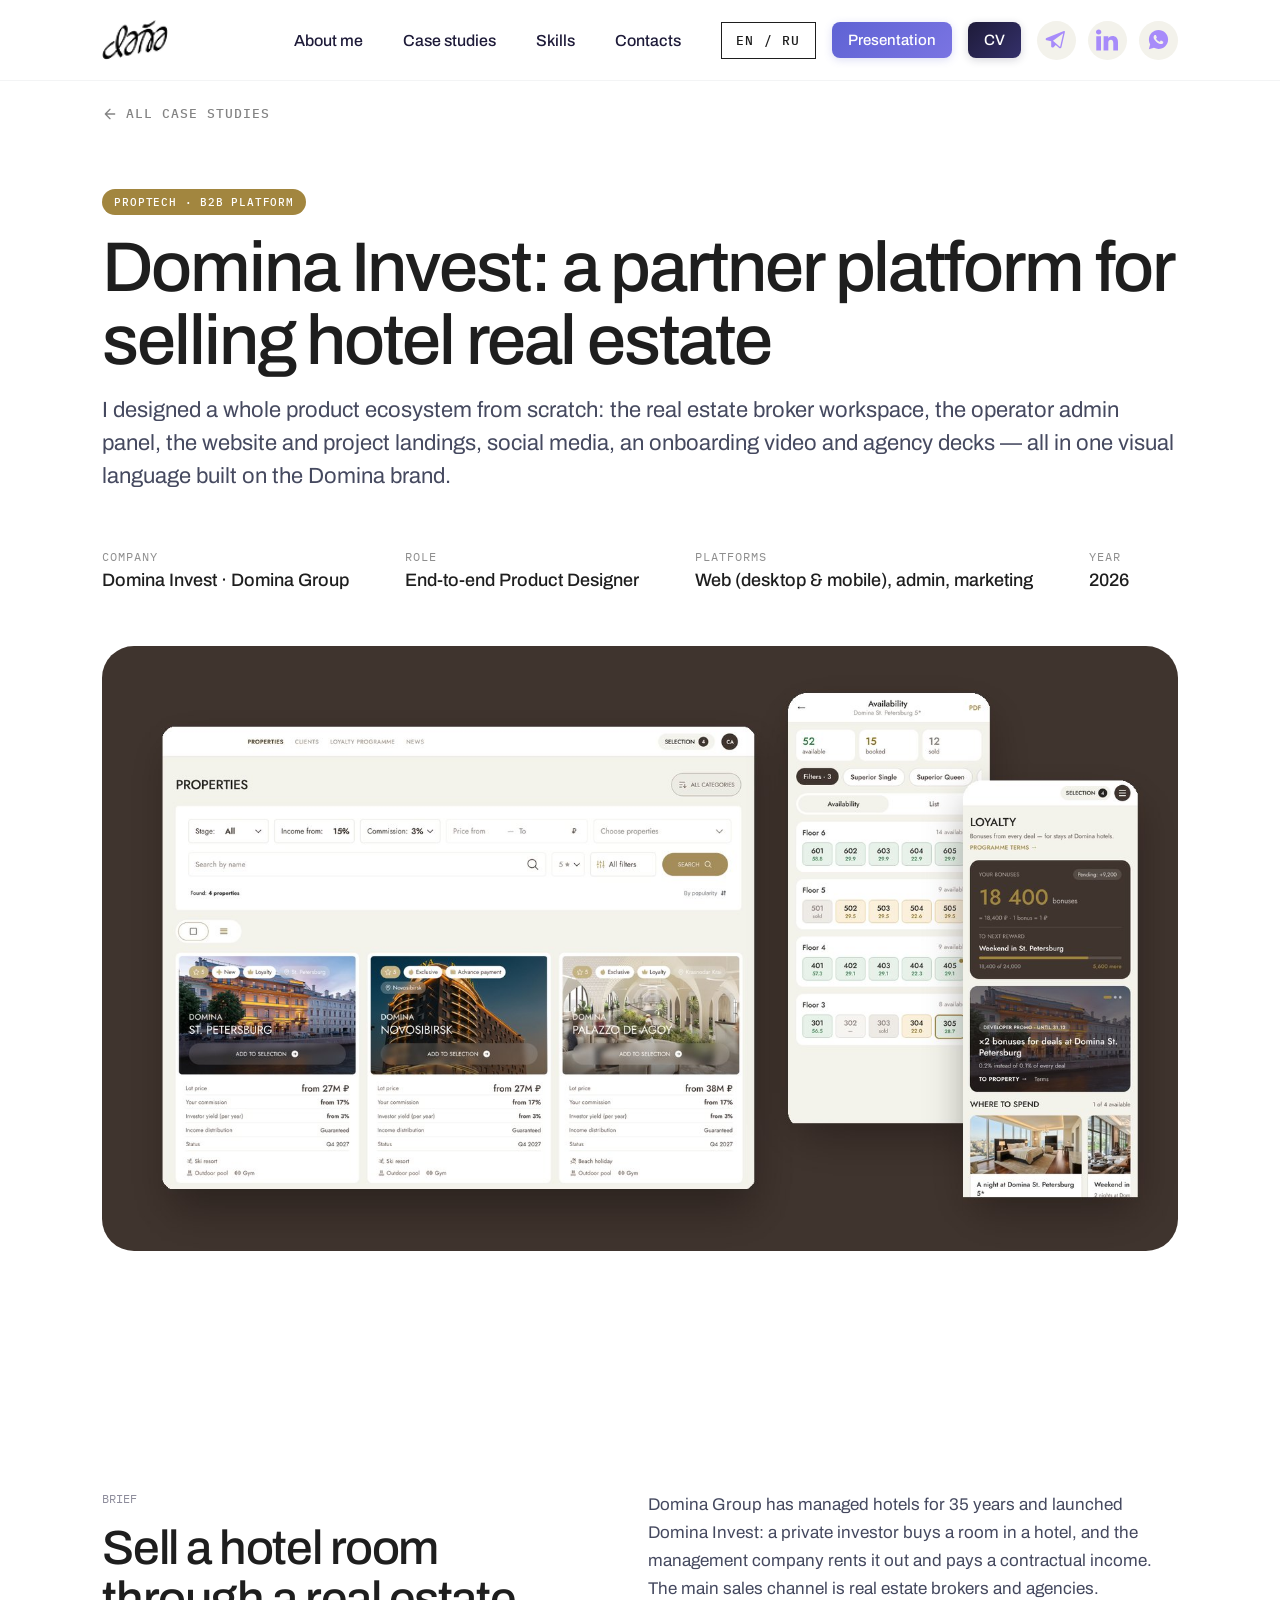
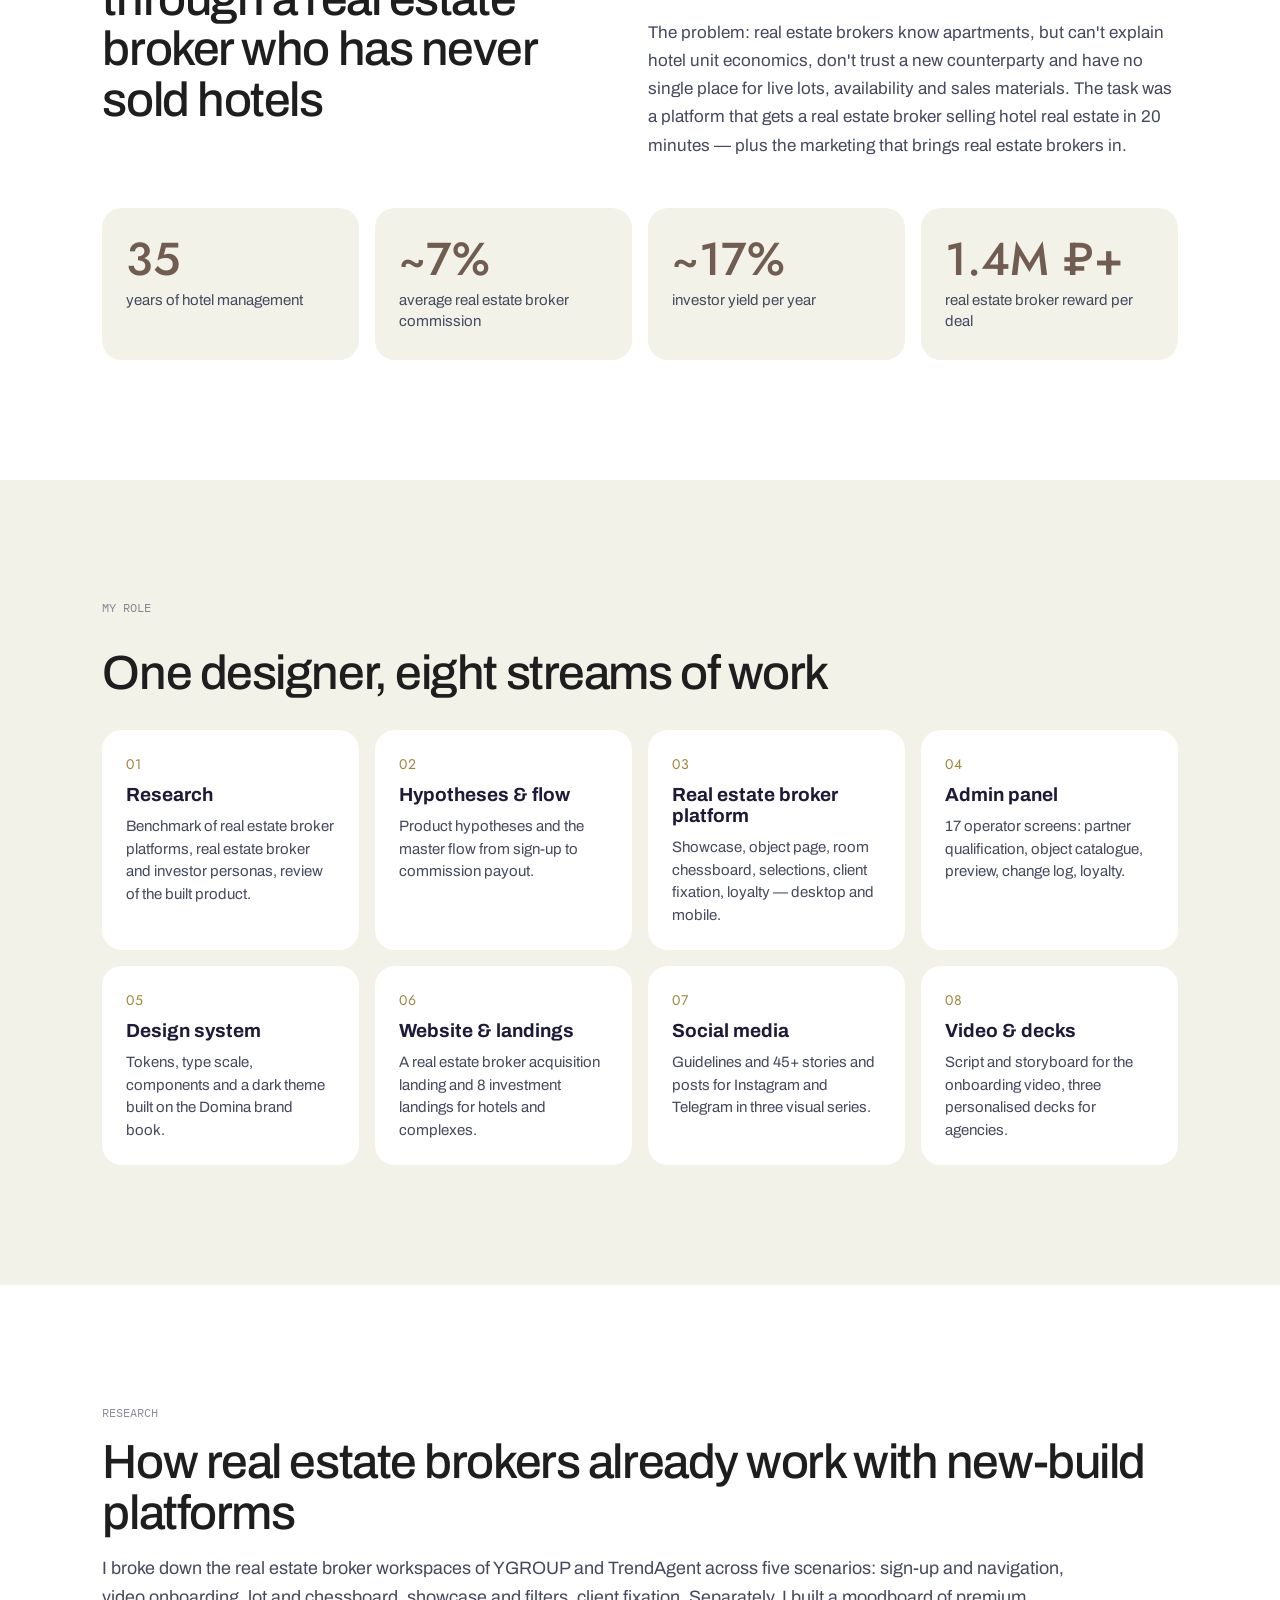
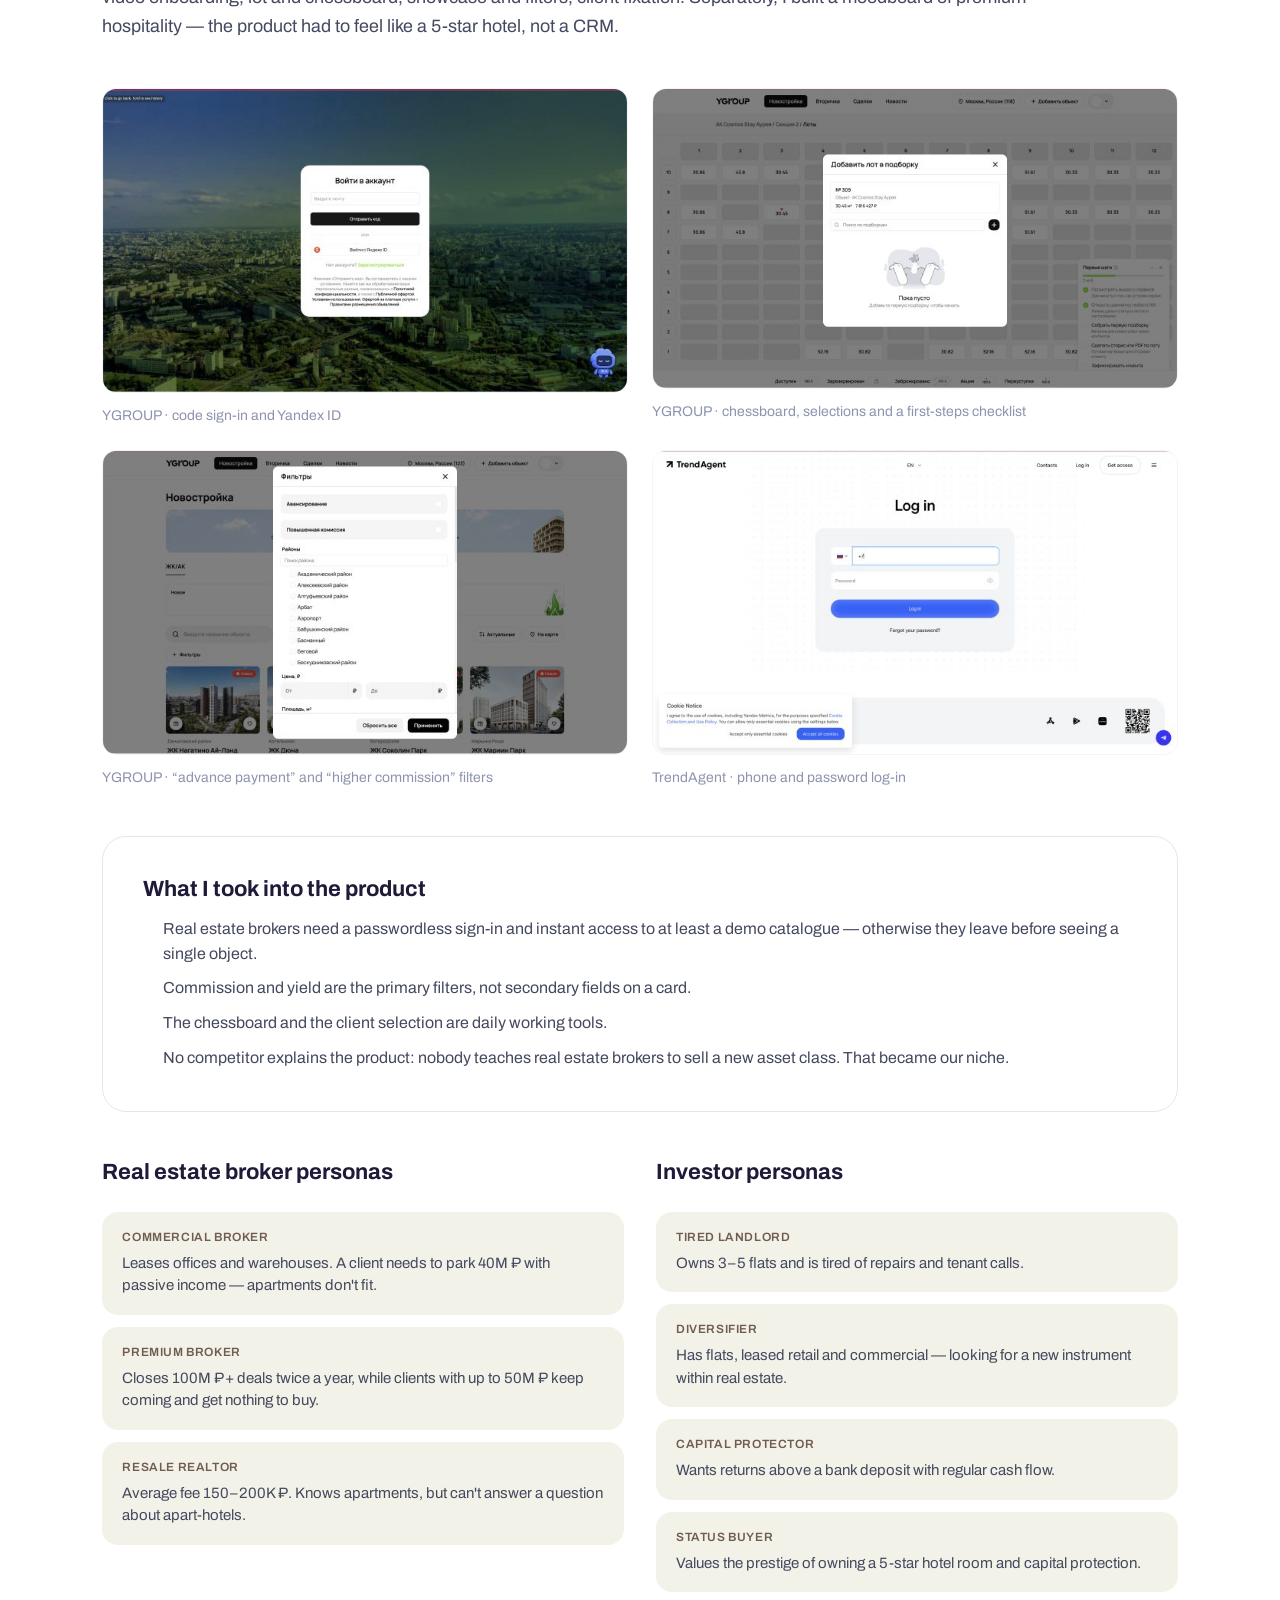
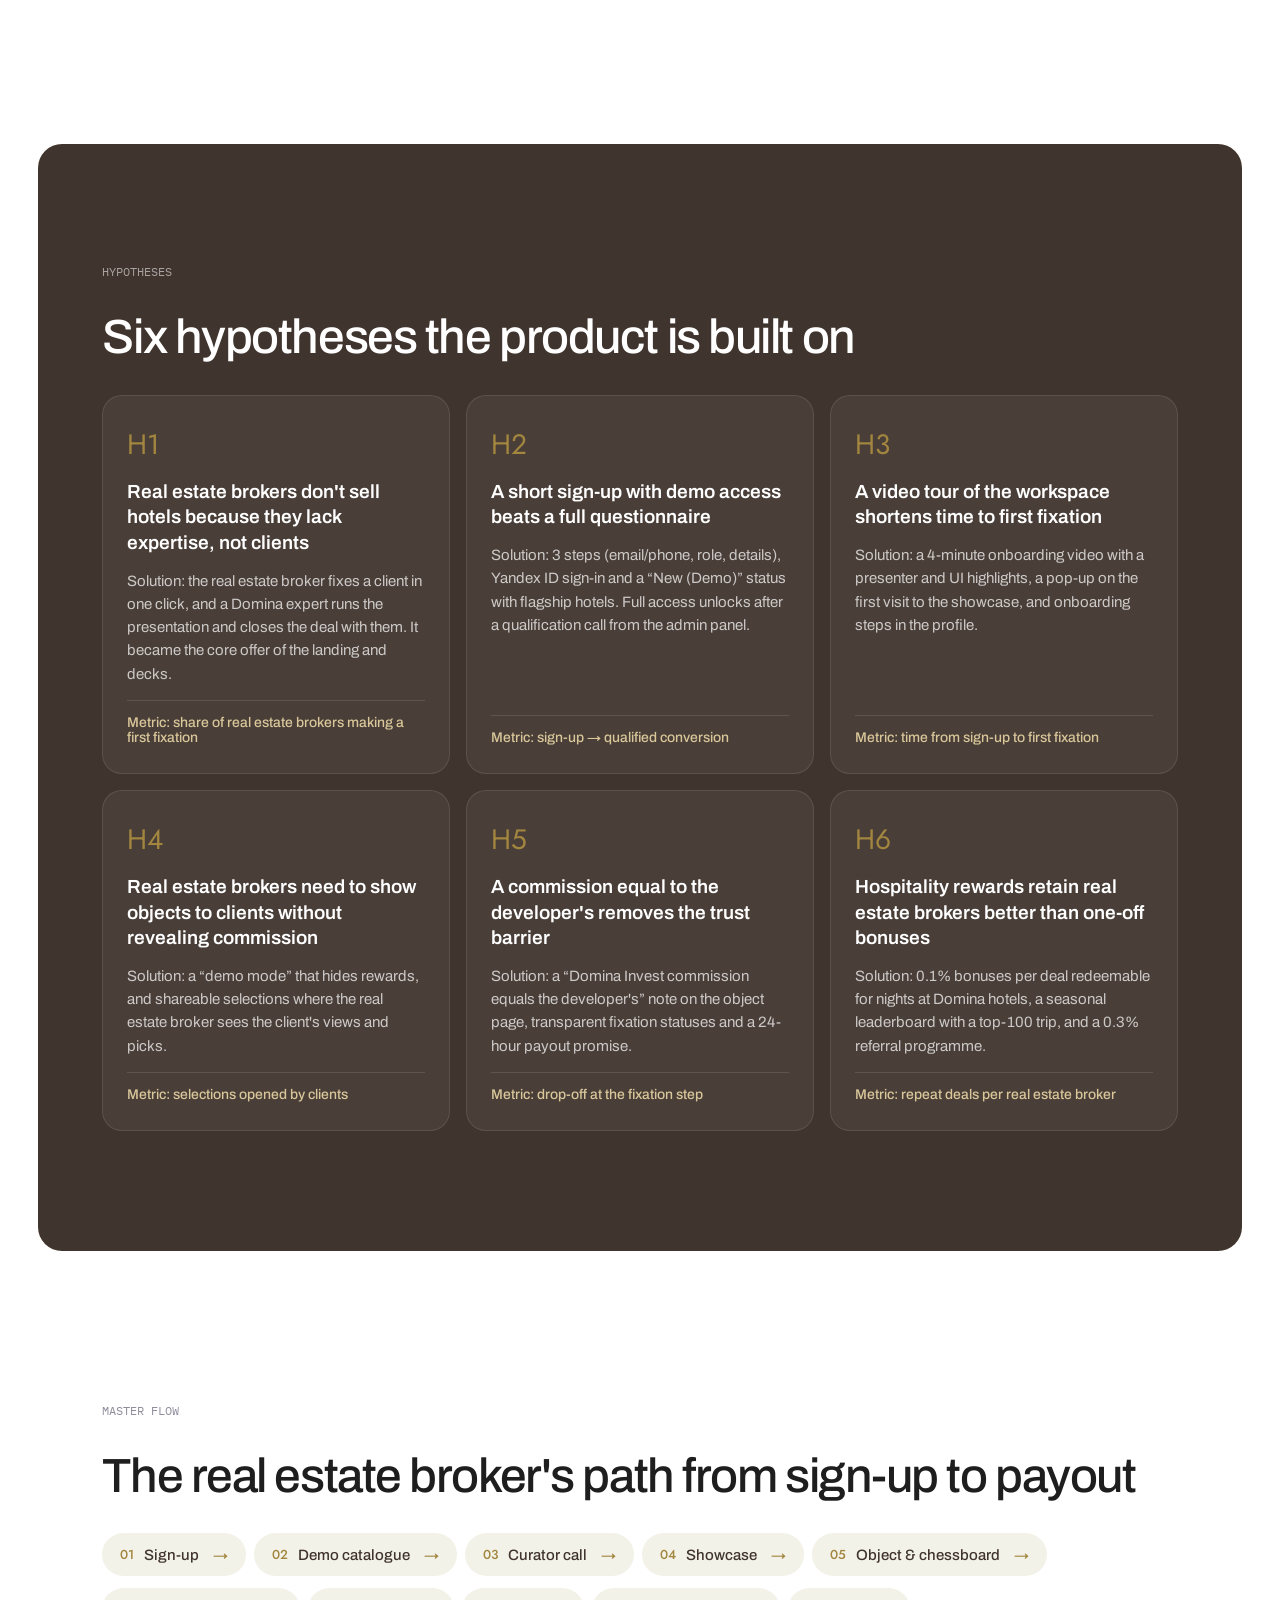
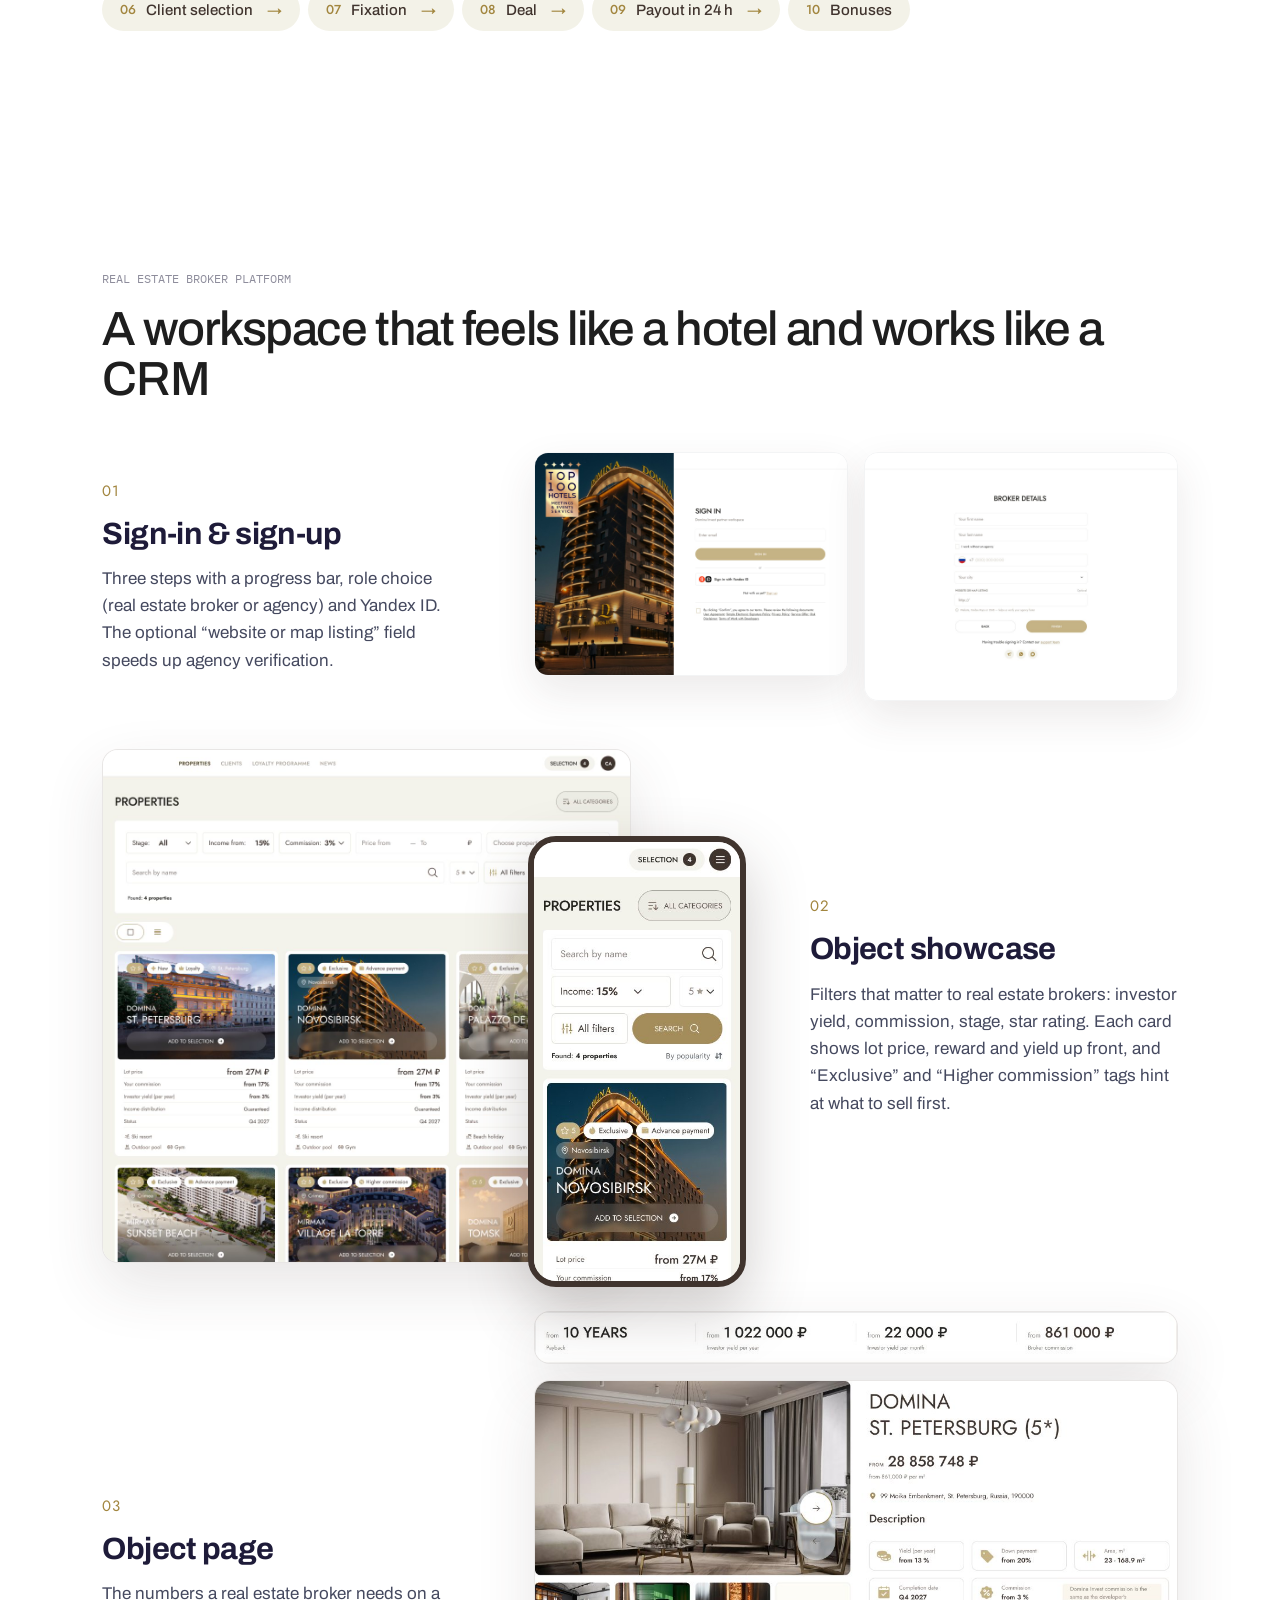
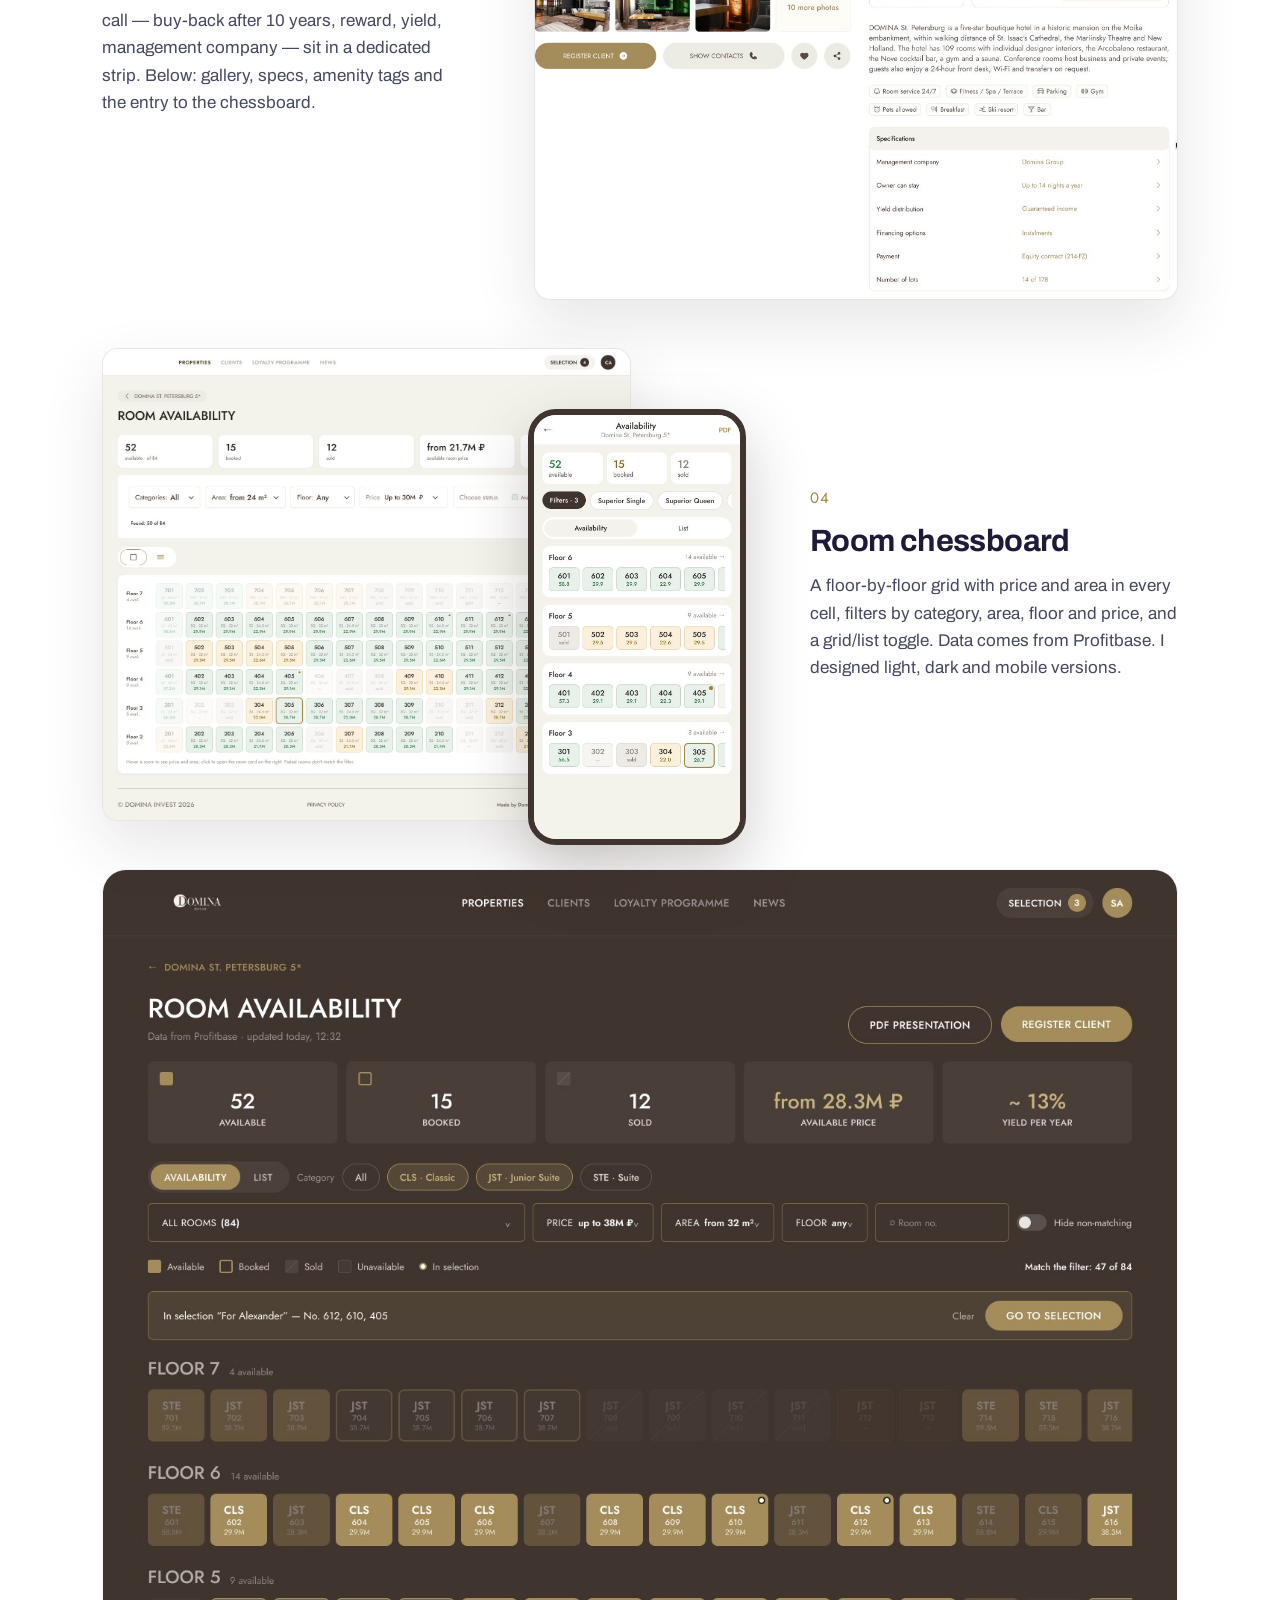
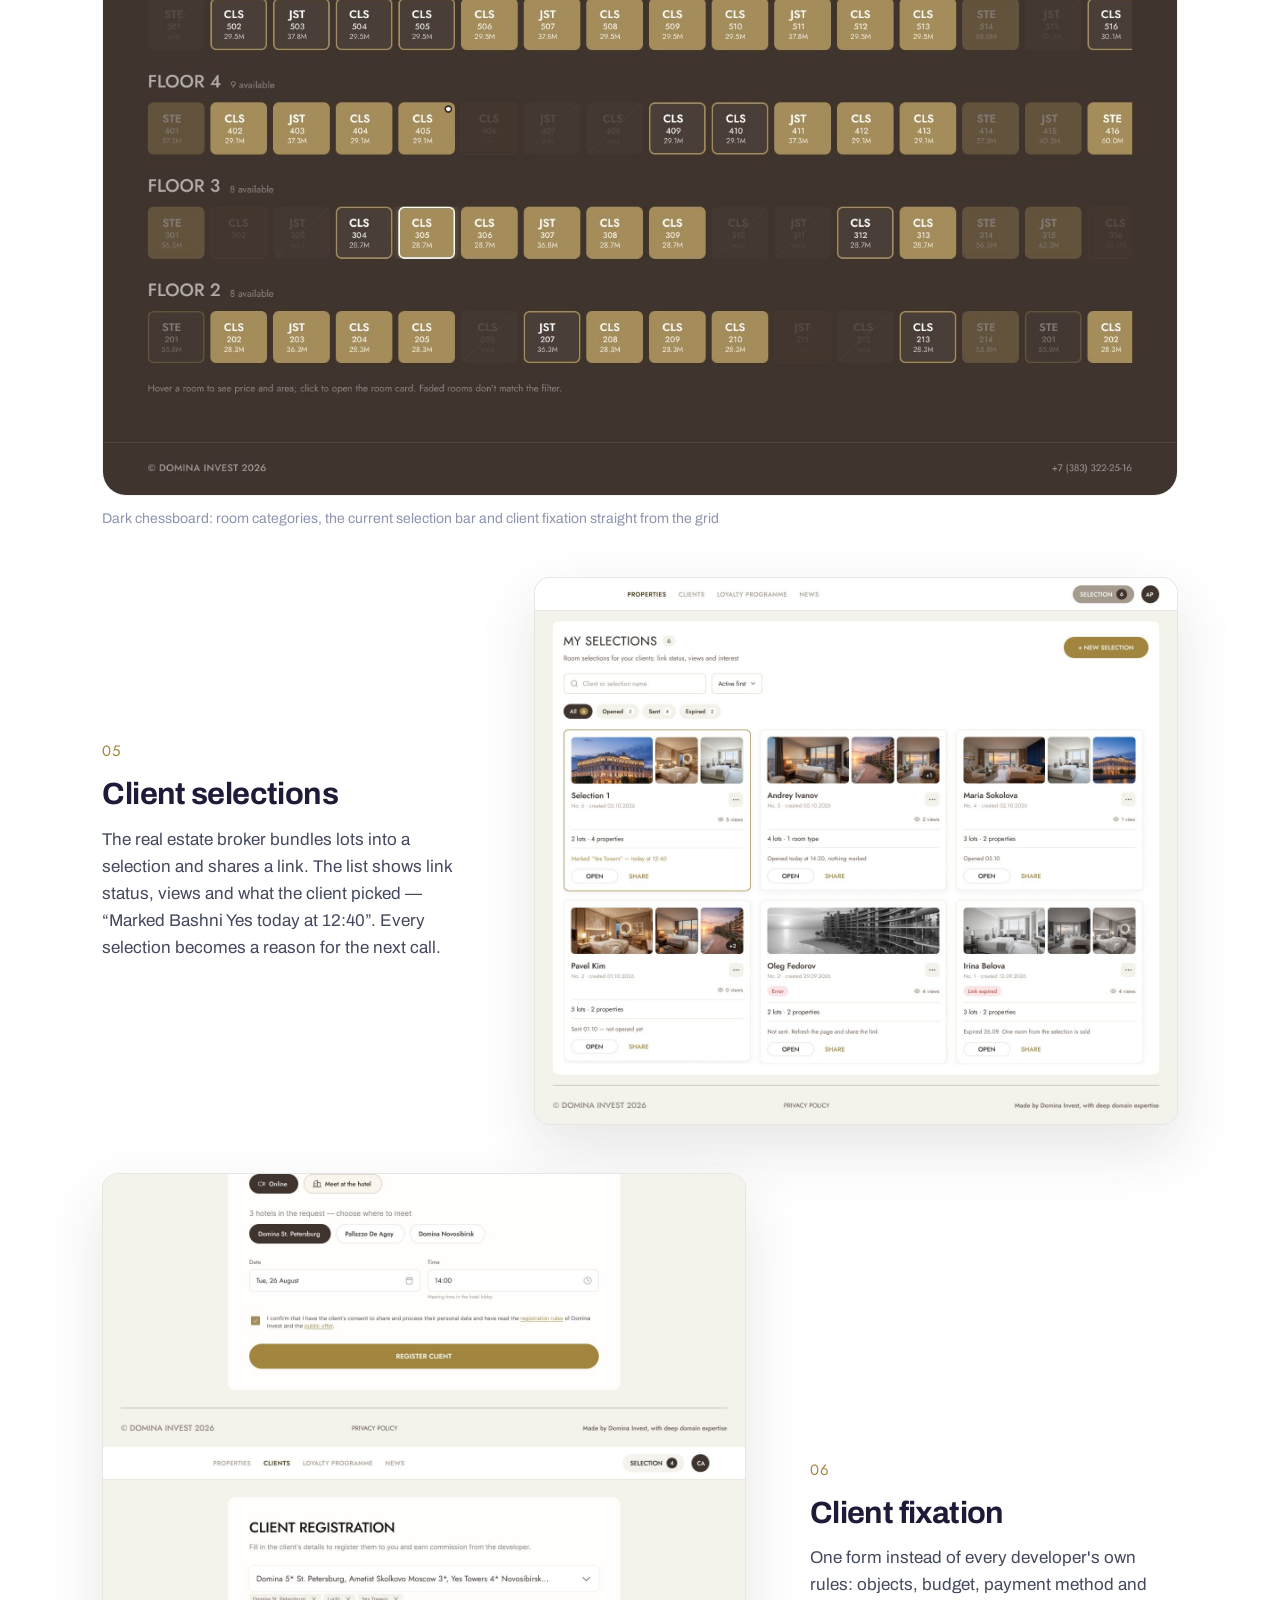
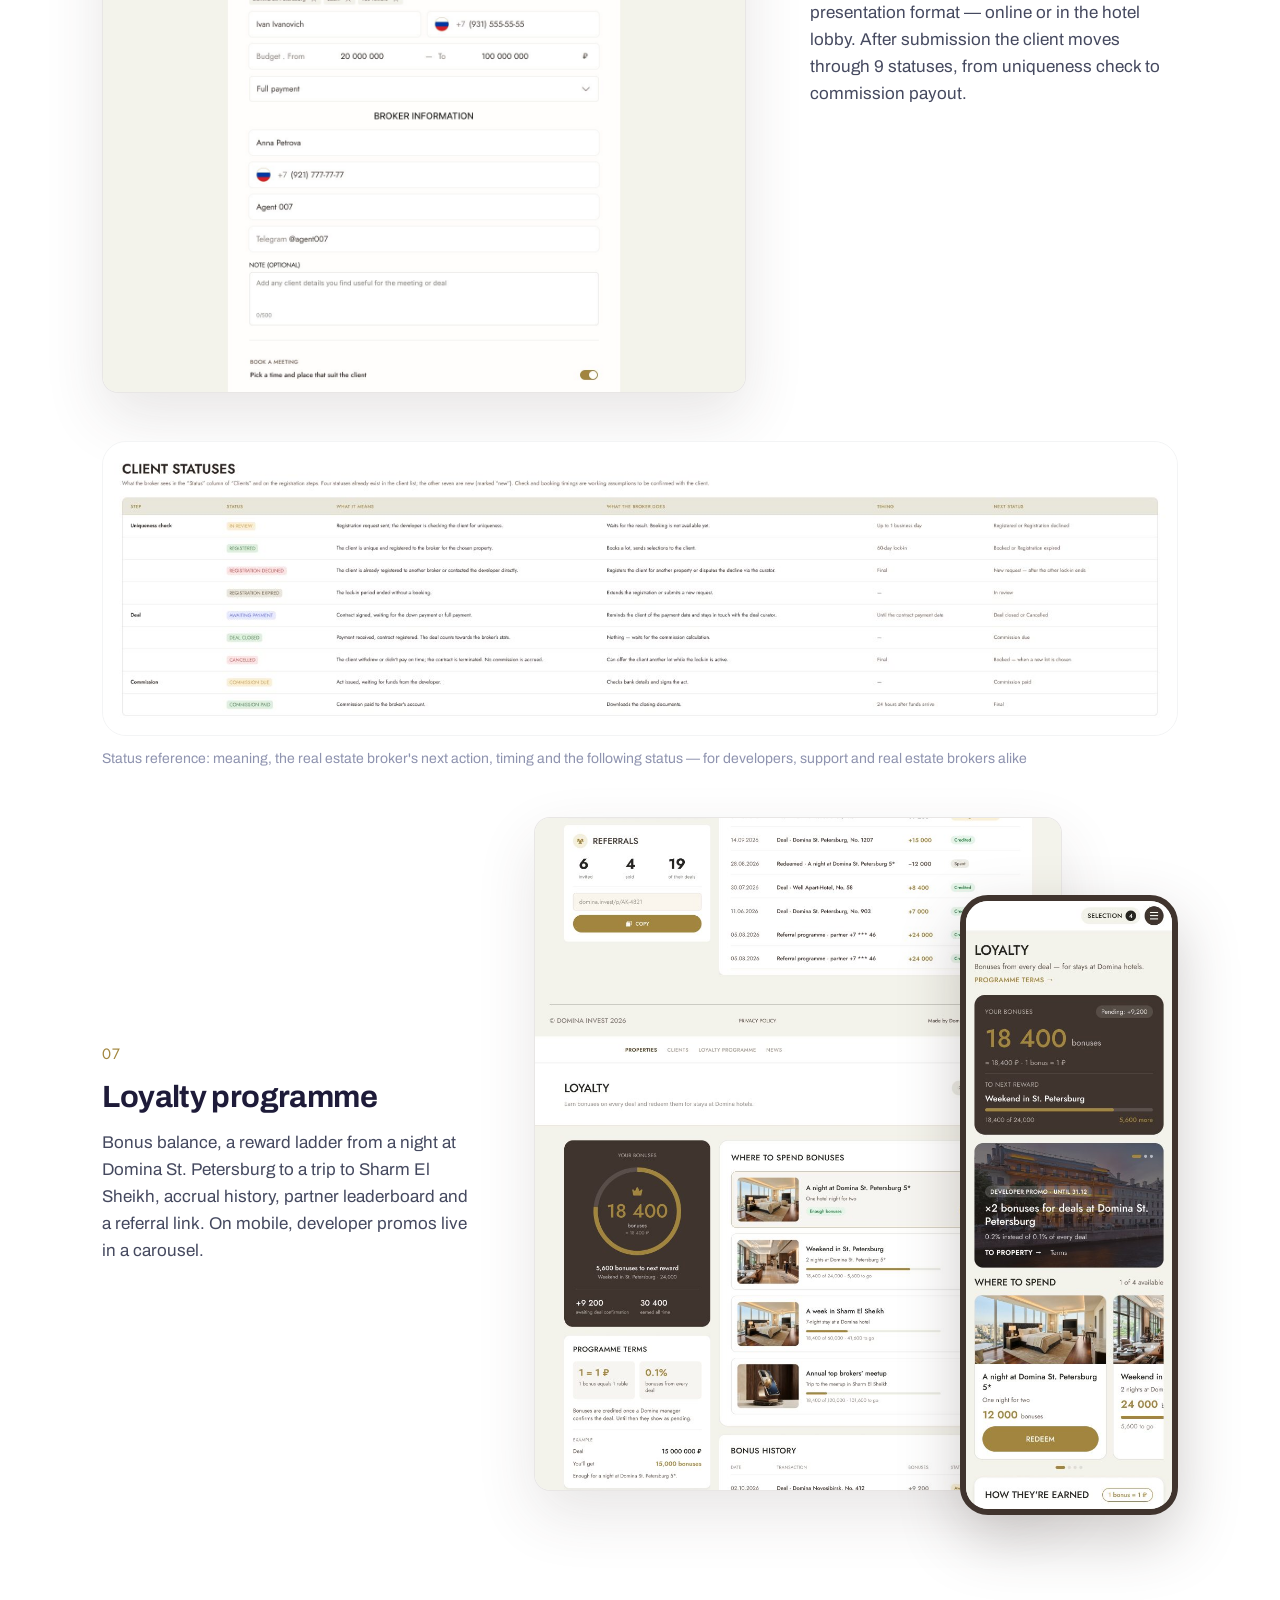
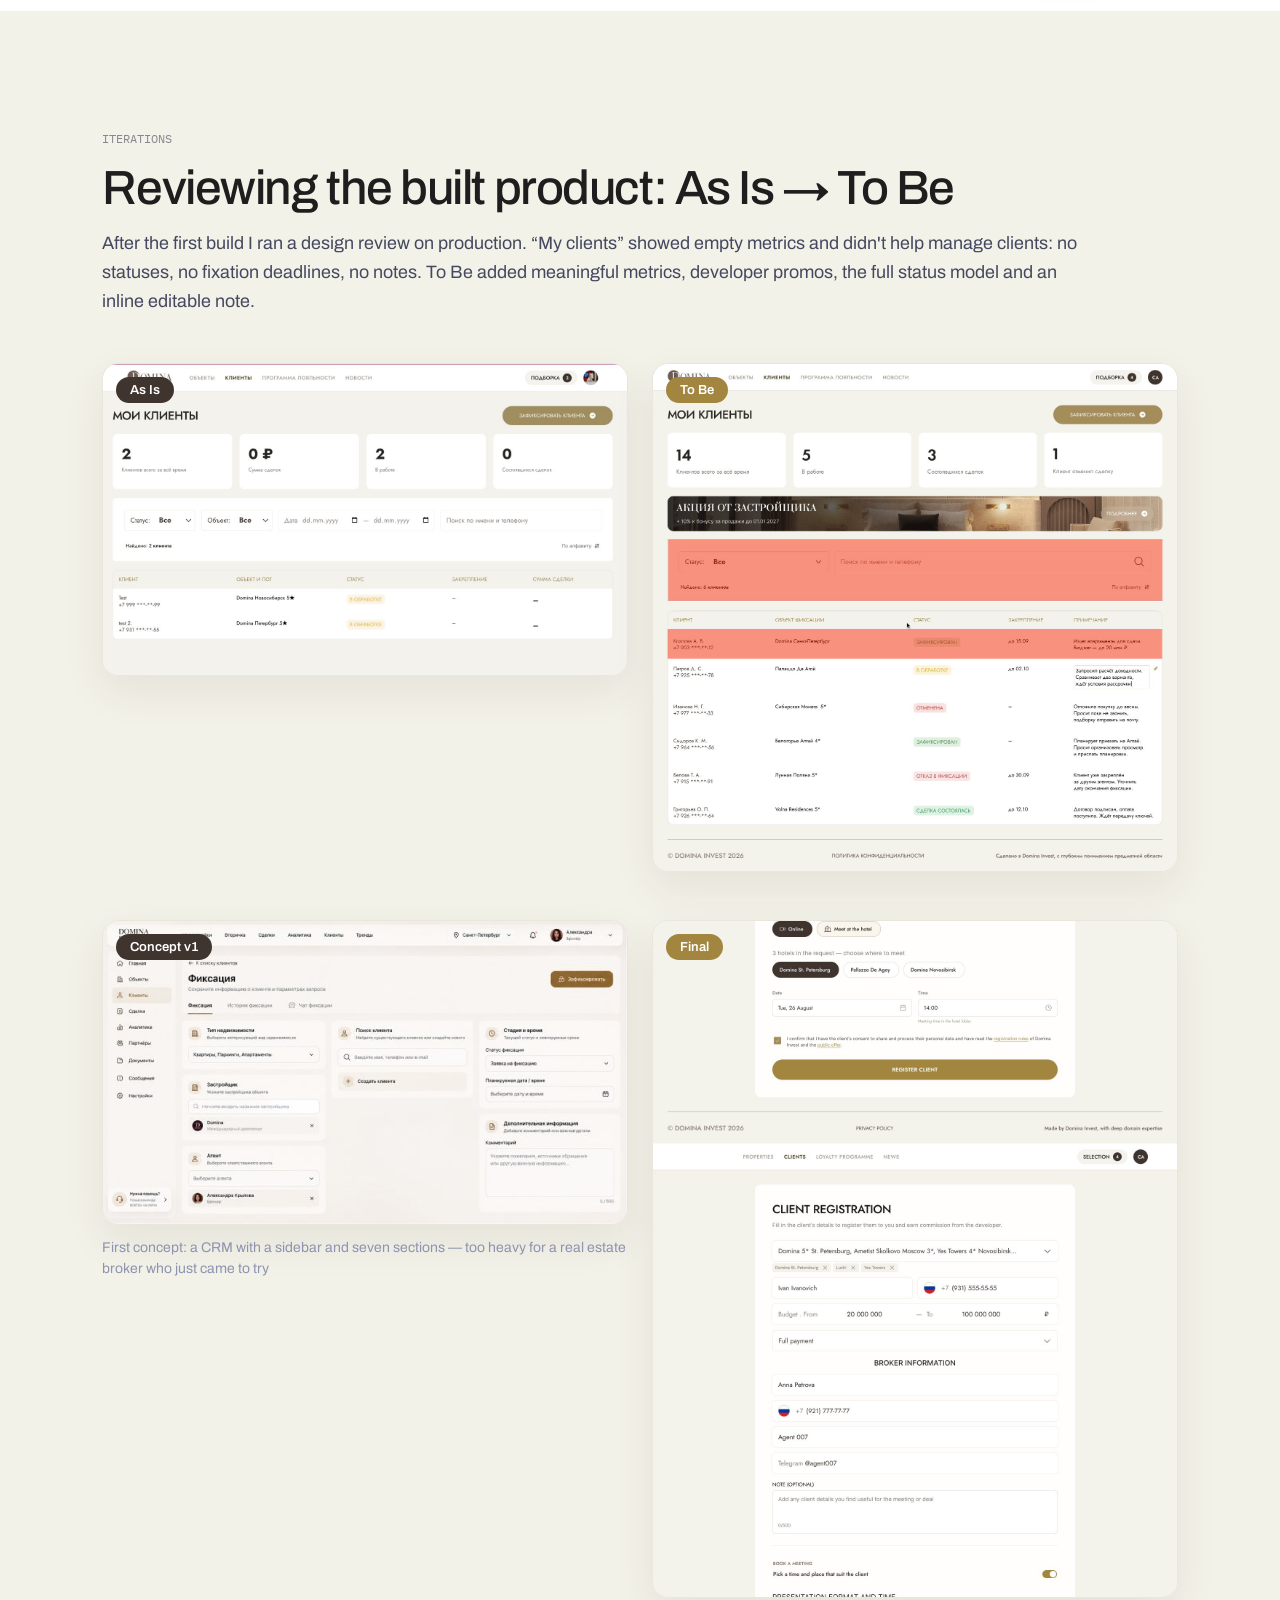
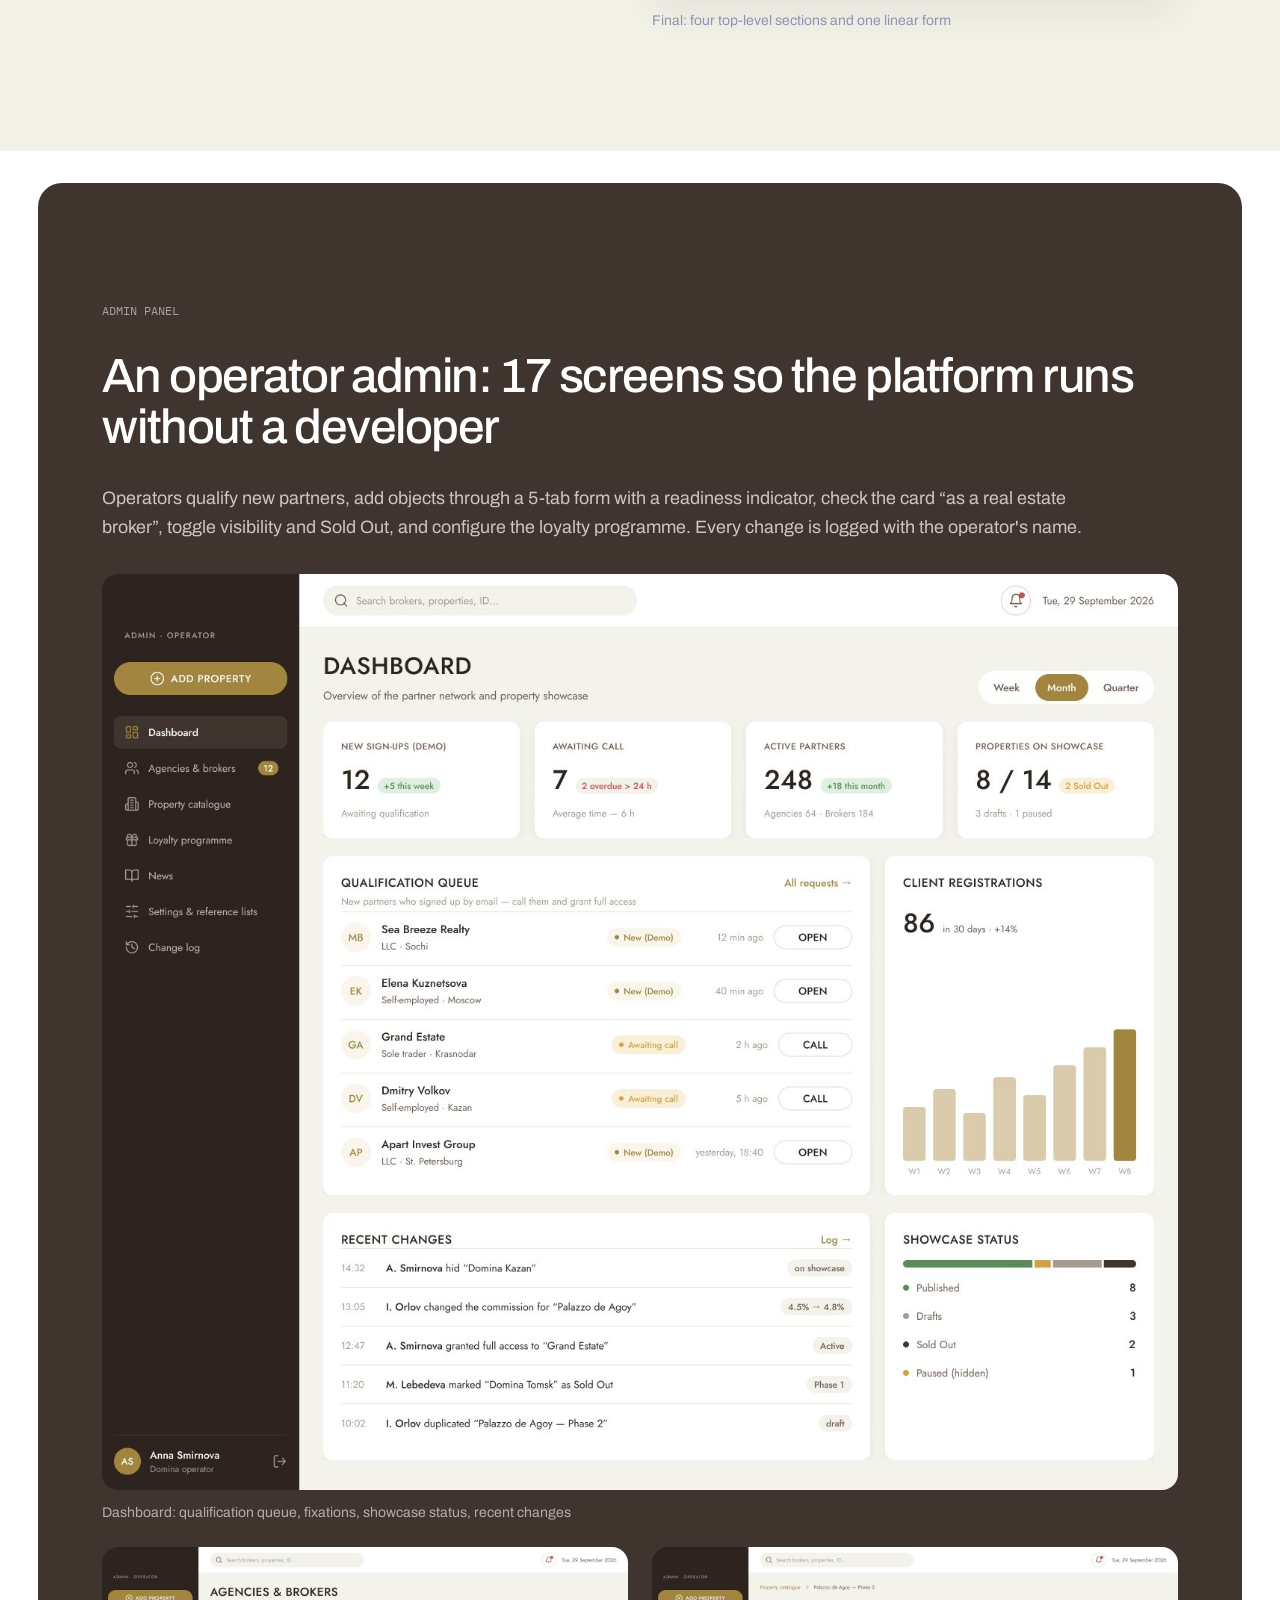
<file: case-studies/domina.html>
<!DOCTYPE html>
<html lang="en">
<head>
<meta charset="UTF-8">
<meta name="viewport" content="width=device-width, initial-scale=1.0">
<title data-ru="Domina Invest — партнёрская платформа | Яна Вавилова">Domina Invest Partner Platform — Case Study | Iana Vavilova</title>
<meta name="description" content="Case study: a next-generation CAD & GIS dispatching system for high-stakes underground mining operations at Nornickel." data-ru="Кейс: CAD- и ГГИС-система нового поколения для диспетчеризации подземных горных работ Норникеля.">
<link rel="icon" href="../favicon.ico" sizes="any">
<link rel="icon" href="../assets/img/favicon.svg" type="image/svg+xml">
<link rel="icon" href="../assets/img/favicon-32.png" sizes="32x32" type="image/png">
<link rel="icon" href="../assets/img/favicon-16.png" sizes="16x16" type="image/png">
<link rel="apple-touch-icon" href="../assets/img/apple-touch-icon.png">
<link rel="preconnect" href="https://fonts.googleapis.com">
<link rel="preconnect" href="https://fonts.gstatic.com" crossorigin>
<link href="https://fonts.googleapis.com/css2?family=Inter:ital,wght@0,400;0,500;0,600;0,700;0,800;0,900;1,500&family=Archivo:ital,wght@0,400;0,500;0,600;0,700;0,800;0,900;1,500&family=IBM+Plex+Mono:wght@400;500&family=Jost:wght@400;500&display=swap" rel="stylesheet">
<link rel="stylesheet" href="../css/styles.css">
<link rel="stylesheet" href="../css/case-study.css">
<link rel="stylesheet" href="../css/case-domina.css">
</head>
<body>

<a class="skip-link" href="#main" data-ru="Перейти к содержимому">Skip to content</a>

<header class="site-header">
  <div class="site-header__inner">
    <a href="../index.html" class="logo" aria-label="Iana Vavilova — home">
      <img src="../assets/img/photos/logo.png" alt="Iana Vavilova logo" width="59" height="36">
    </a>

    <nav class="main-nav" aria-label="Primary">
      <button class="main-nav__toggle" id="navToggle" aria-expanded="false" aria-controls="navLinks">
        <span></span><span></span><span></span>
        <span class="sr-only">Menu</span>
      </button>
      <div class="main-nav__links" id="navLinks">
        <a href="../index.html#mission" data-ru="Обо мне">About me</a>
        <a href="../index.html#case-studies" data-ru="Кейсы">Case studies</a>
        <a href="../index.html#ai-tools" data-ru="Навыки">Skills</a>
        <a href="../index.html#contacts" data-ru="Контакты">Contacts</a>
        <div class="main-nav__buttons">
          <button type="button" id="langToggle" class="tag tag--outline" data-ru="RU / EN" aria-label="Change language">EN / RU</button>
          <a class="tag tag--accent" href="https://www.figma.com/proto/rudZk6rEIAjRQLwwJBsMRe/Viable_personal-brand?node-id=20007962-11445&amp;p=f&amp;scaling=min-zoom&amp;content-scaling=fixed&amp;page-id=1213%3A22987&amp;starting-point-node-id=20007962%3A11445&amp;show-proto-sidebar=1" target="_blank" rel="noopener" data-ru="Презентация">Presentation</a>
          <a class="tag tag--dark" href="../assets/cv/Iana-Vavilova-CV.pdf" download="Iana-Vavilova-CV.pdf" target="_blank" rel="noopener" data-ru="Резюме" data-ru-href="../assets/cv/Yana-Vavilova-CV-RU.pdf" data-ru-download="Yana-Vavilova-CV-RU.pdf">CV</a>
          <div class="nav-socials" role="group" aria-label="Social links">
            <a class="nav-soc" href="https://t.me/viable" target="_blank" rel="noopener" aria-label="Telegram"><svg viewBox="0 0 20 20"><path d="M17.8813 2.04619C17.7844 1.96258 17.6666 1.90696 17.5405 1.88535C17.4144 1.86374 17.2848 1.87694 17.1656 1.92354L1.33283 8.11963C1.10844 8.20689 0.91847 8.36467 0.791518 8.56923C0.664565 8.7738 0.607501 9.01406 0.628917 9.25386C0.650332 9.49366 0.749068 9.72002 0.910259 9.89885C1.07145 10.0777 1.28637 10.1993 1.52267 10.2454L5.62501 11.0509V15.6251C5.62421 15.8743 5.69825 16.1179 5.83755 16.3245C5.97684 16.5311 6.17498 16.691 6.40626 16.7837C6.6372 16.878 6.89116 16.9006 7.13513 16.8487C7.37909 16.7967 7.60178 16.6725 7.77423 16.4923L9.75236 14.4407L12.8906 17.1876C13.1171 17.3884 13.4091 17.4996 13.7117 17.5001C13.8444 17.5 13.9762 17.4792 14.1024 17.4384C14.3086 17.373 14.494 17.2546 14.6403 17.0952C14.7865 16.9358 14.8885 16.7409 14.936 16.5298L18.107 2.73448C18.1354 2.61006 18.1294 2.48027 18.0896 2.35902C18.0498 2.23777 17.9778 2.12963 17.8813 2.04619ZM13.7133 16.2501L7.25392 10.586L16.5508 3.92276L13.7133 16.2501Z"/></svg></a>
            <a class="nav-soc" href="https://www.linkedin.com/in/vavilova/" target="_blank" rel="noopener" aria-label="LinkedIn"><svg viewBox="0 0 20 20"><path fill-rule="evenodd" d="M4.54075 19.5586V6.65985H0.253441V19.5586H4.54075ZM2.39707 4.89874C3.89214 4.89874 4.8227 3.90826 4.8227 2.67045C4.79484 1.40477 3.89215 0.441772 2.42544 0.441772C0.958878 0.441772 0 1.40477 0 2.67045C0 3.90826 0.930358 4.89874 2.36913 4.89874H2.39707Z"/><path fill-rule="evenodd" d="M6.91309 19.5586H11.2003V12.3554C11.2003 11.9699 11.2282 11.5848 11.3414 11.3092C11.6514 10.5389 12.3568 9.74121 13.5412 9.74121C15.0925 9.74121 15.7131 10.9241 15.7131 12.6581V19.5586H20V12.1626C20 8.20072 17.8849 6.35717 15.0642 6.35717C12.7513 6.35717 11.736 7.64994 11.1718 8.5305H11.2005V6.65985H6.9132C6.96946 7.87018 6.91309 19.5586 6.91309 19.5586Z"/></svg></a>
            <a class="nav-soc" href="https://wa.me/34607944458" data-ru-href="https://wa.me/79312444104" target="_blank" rel="noopener" aria-label="WhatsApp"><svg viewBox="0 0 20 20"><path d="M16.605 3.38509C14.9587 1.74447 12.7636 0.833008 10.4465 0.833008C5.62943 0.833008 1.72699 4.7219 1.72699 9.52224C1.72699 11.0413 2.15382 12.5604 2.88553 13.8365L1.66602 18.333L6.30016 17.1177C7.58065 17.7861 8.98309 18.1507 10.4465 18.1507C15.2636 18.1507 19.166 14.2618 19.166 9.46148C19.105 7.21322 18.2514 5.02572 16.605 3.38509ZM14.6538 12.6212C14.4709 13.1073 13.6172 13.5934 13.1904 13.6542C12.8245 13.715 12.3367 13.715 11.8489 13.5934C11.5441 13.4719 11.1172 13.3504 10.6294 13.1073C8.43431 12.1959 7.03187 10.0084 6.90992 9.82606C6.78797 9.70454 5.99529 8.67155 5.99529 7.5778C5.99529 6.48405 6.54406 5.99794 6.72699 5.75488C6.90992 5.51183 7.15382 5.51183 7.33675 5.51183C7.4587 5.51183 7.64162 5.51183 7.76357 5.51183C7.88553 5.51183 8.06845 5.45106 8.25138 5.87641C8.43431 6.30176 8.86114 7.39551 8.92211 7.45627C8.98309 7.5778 8.98309 7.69933 8.92211 7.82086C8.86114 7.94238 8.80016 8.06391 8.67821 8.18544C8.55626 8.30697 8.43431 8.48926 8.37333 8.55002C8.25138 8.67155 8.12943 8.79308 8.25138 8.97537C8.37333 9.21842 8.80016 9.88683 9.47089 10.4945C10.3246 11.2236 10.9953 11.4667 11.2392 11.5882C11.4831 11.7097 11.605 11.649 11.727 11.5275C11.8489 11.4059 12.2758 10.9198 12.3977 10.6768C12.5197 10.4337 12.7026 10.4945 12.8855 10.5552C13.0685 10.616 14.166 11.1629 14.3489 11.2844C14.5928 11.4059 14.7148 11.4667 14.7758 11.5275C14.8367 11.7097 14.8367 12.1351 14.6538 12.6212Z"/></svg></a>
          </div>
        </div>
      </div>
    </nav>
  </div>
</header>

<main id="main" class="cs-main dm">

  <div class="cs-back-row">
    <a class="cs-back-link" href="../index.html#case-studies">
      <svg viewBox="0 0 24 24" fill="none" stroke="currentColor" stroke-width="2" stroke-linecap="round" stroke-linejoin="round"><path d="M19 12H5M12 19l-7-7 7-7"/></svg>
      <span data-ru="Все кейсы">All case studies</span>
    </a>
  </div>

  <!-- Hero -->
  <section class="cs-hero">
    <div class="cs-hero__head">
      <span class="badge dm-badge" data-ru="PropTech · B2B-платформа">PropTech · B2B Platform</span>
      <h1 class="cs-hero__title" data-ru="Domina Invest: партнёрская платформа для продажи отельной недвижимости">Domina Invest: a partner platform for selling hotel real estate</h1>
      <p class="cs-hero__subtitle" data-ru="Спроектировала с нуля экосистему продукта: кабинет агента, админку оператора, сайт и лендинги объектов, соцсети, онбординг-видео и презентации для агентств — в одном визуальном языке бренда Domina.">I designed a whole product ecosystem from scratch: the real estate broker workspace, the operator admin panel, the website and project landings, social media, an onboarding video and agency decks — all in one visual language built on the Domina brand.</p>
    </div>

    <dl class="cs-meta-grid">
      <div class="cs-meta-item">
        <dt data-ru="Компания">Company</dt>
        <dd>Domina Invest · Domina Group</dd>
      </div>
      <div class="cs-meta-item">
        <dt data-ru="Роль">Role</dt>
        <dd data-ru="Продуктовый дизайнер end-to-end">End-to-end Product Designer</dd>
      </div>
      <div class="cs-meta-item">
        <dt data-ru="Платформы">Platforms</dt>
        <dd data-ru="Веб (десктоп и мобайл), админка, маркетинг">Web (desktop &amp; mobile), admin, marketing</dd>
      </div>
      <div class="cs-meta-item">
        <dt data-ru="Год">Year</dt>
        <dd>2026</dd>
      </div>
    </dl>

    <div class="cs-hero__visual dm-hero-visual">
      <img src="../assets/img/case-studies/domina/hero.jpg?v=en" alt="Domina Invest real estate broker platform: object showcase, mobile room chessboard and loyalty screens" width="1600" height="900" loading="eager">
    </div>
  </section>

  <!-- Brief -->
  <section class="cs-section" id="dm-brief">
    <div class="dm-two-col">
      <div class="cs-section-head">
        <span class="label-pill" data-ru="Бриф">Brief</span>
        <h2 class="cs-section-title" data-ru="Продать номер в отеле через агента, который никогда не продавал отели">Sell a hotel room through a real estate broker who has never sold hotels</h2>
      </div>
      <div class="dm-prose">
        <p data-ru="Domina Group 35 лет управляет отелями и запустила инвестиционное направление Domina Invest: частный инвестор покупает номер в отеле, а управляющая компания сдаёт его и выплачивает доход по договору. Основной канал продаж — риелторы и агентства недвижимости.">Domina Group has managed hotels for 35 years and launched Domina Invest: a private investor buys a room in a hotel, and the management company rents it out and pays a contractual income. The main sales channel is real estate brokers and agencies.</p>
        <p data-ru="Проблема: агенты знают квартиры, но не умеют объяснять юнит-экономику отеля, не доверяют новому контрагенту и не видят, где взять актуальные лоты, шахматку и материалы. Нужно было построить платформу, через которую агент за 20 минут начинает продавать отельную недвижимость — и вокруг неё маркетинг, который приводит агентов внутрь.">The problem: real estate brokers know apartments, but can't explain hotel unit economics, don't trust a new counterparty and have no single place for live lots, availability and sales materials. The task was a platform that gets a real estate broker selling hotel real estate in 20 minutes — plus the marketing that brings real estate brokers in.</p>
      </div>
    </div>

    <ul class="dm-facts">
      <li><strong>35</strong><span data-ru="лет управления отелями">years of hotel management</span></li>
      <li><strong>~7%</strong><span data-ru="средняя комиссия агента">average real estate broker commission</span></li>
      <li><strong>~17%</strong><span data-ru="доходность инвестора в год">investor yield per year</span></li>
      <li><strong data-ru="от 1,4 млн ₽">1.4M ₽+</strong><span data-ru="вознаграждение агента за сделку">real estate broker reward per deal</span></li>
    </ul>
  </section>

  <!-- Role -->
  <section class="cs-section cs-section--tight dm-soft" id="dm-role">
    <span class="label-pill" data-ru="Моя роль">My role</span>
    <h2 class="cs-section-title" data-ru="Один дизайнер — восемь направлений">One designer, eight streams of work</h2>
    <ul class="dm-role-grid">
      <li><span class="dm-num">01</span><h3 data-ru="Исследования">Research</h3><p data-ru="Бенчмарк агентских платформ, персоны агентов и инвесторов, ревью собранного продукта.">Benchmark of real estate broker platforms, real estate broker and investor personas, review of the built product.</p></li>
      <li><span class="dm-num">02</span><h3 data-ru="Гипотезы и флоу">Hypotheses &amp; flow</h3><p data-ru="Сформулировала продуктовые гипотезы и мастер-флоу от регистрации до выплаты комиссии.">Product hypotheses and the master flow from sign-up to commission payout.</p></li>
      <li><span class="dm-num">03</span><h3 data-ru="Кабинет агента">Real estate broker platform</h3><p data-ru="Витрина, карточка объекта, шахматка, подборки, фиксация клиентов, лояльность — десктоп и мобайл.">Showcase, object page, room chessboard, selections, client fixation, loyalty — desktop and mobile.</p></li>
      <li><span class="dm-num">04</span><h3 data-ru="Админ-панель">Admin panel</h3><p data-ru="17 экранов оператора: квалификация партнёров, каталог объектов, предпросмотр, журнал, лояльность.">17 operator screens: partner qualification, object catalogue, preview, change log, loyalty.</p></li>
      <li><span class="dm-num">05</span><h3 data-ru="Дизайн-система">Design system</h3><p data-ru="Токены, типографика, компоненты и тёмная тема на основе брендбука Domina.">Tokens, type scale, components and a dark theme built on the Domina brand book.</p></li>
      <li><span class="dm-num">06</span><h3 data-ru="Сайт и лендинги">Website &amp; landings</h3><p data-ru="Лендинг для агентов и 8 инвестиционных лендингов отелей и комплексов.">A real estate broker acquisition landing and 8 investment landings for hotels and complexes.</p></li>
      <li><span class="dm-num">07</span><h3 data-ru="Соцсети">Social media</h3><p data-ru="Гайдлайны, 45+ сторис и постов для Instagram и Telegram в трёх визуальных сериях.">Guidelines and 45+ stories and posts for Instagram and Telegram in three visual series.</p></li>
      <li><span class="dm-num">08</span><h3 data-ru="Видео и презентации">Video &amp; decks</h3><p data-ru="Сценарий и раскадровка онбординг-видео, три персональные презентации для агентств.">Script and storyboard for the onboarding video, three personalised decks for agencies.</p></li>
    </ul>
  </section>

  <!-- Research -->
  <section class="cs-section" id="dm-research">
    <div class="cs-section-head">
      <span class="label-pill" data-ru="Исследование">Research</span>
      <h2 class="cs-section-title" data-ru="Как агенты уже работают с новостройками">How real estate brokers already work with new-build platforms</h2>
      <p class="dm-lead" data-ru="Я разобрала агентские кабинеты YGROUP и TrendAgent по пяти сценариям: регистрация и навигация, видео-онбординг, лот и шахматка, витрина и фильтры, фиксация клиента. Отдельно собрала мудборд премиального гостиничного сервиса — продукт должен ощущаться как отель 5*, а не как CRM.">I broke down the real estate broker workspaces of YGROUP and TrendAgent across five scenarios: sign-up and navigation, video onboarding, lot and chessboard, showcase and filters, client fixation. Separately, I built a moodboard of premium hospitality — the product had to feel like a 5-star hotel, not a CRM.</p>
    </div>

    <div class="dm-bench-grid">
      <figure><img src="../assets/img/case-studies/domina/bench-ygroup-login.jpg" alt="YGROUP sign-in screen" loading="lazy"><figcaption data-ru="YGROUP · вход по коду и Яндекс ID">YGROUP · code sign-in and Yandex ID</figcaption></figure>
      <figure><img src="../assets/img/case-studies/domina/bench-ygroup-lot.jpg" alt="YGROUP lot chessboard with selection modal and first-steps checklist" loading="lazy"><figcaption data-ru="YGROUP · шахматка, подборки и чек-лист первых шагов">YGROUP · chessboard, selections and a first-steps checklist</figcaption></figure>
      <figure><img src="../assets/img/case-studies/domina/bench-ygroup-filters.jpg" alt="YGROUP filters modal" loading="lazy"><figcaption data-ru="YGROUP · фильтры «авансирование» и «повышенная комиссия»">YGROUP · “advance payment” and “higher commission” filters</figcaption></figure>
      <figure><img src="../assets/img/case-studies/domina/bench-trendagent.jpg" alt="TrendAgent log-in page" loading="lazy"><figcaption data-ru="TrendAgent · вход по телефону и паролю">TrendAgent · phone and password log-in</figcaption></figure>
    </div>

    <div class="dm-insights">
      <h3 data-ru="Что я забрала в продукт">What I took into the product</h3>
      <ul>
        <li data-ru="Агенту нужен вход без пароля и мгновенный доступ хотя бы к демо-каталогу — иначе он уходит до первого объекта.">Real estate brokers need a passwordless sign-in and instant access to at least a demo catalogue — otherwise they leave before seeing a single object.</li>
        <li data-ru="Комиссия и доходность — главные фильтры, а не второстепенные поля в карточке.">Commission and yield are the primary filters, not secondary fields on a card.</li>
        <li data-ru="Шахматка и подборка для клиента — рабочие инструменты, которые агент открывает каждый день.">The chessboard and the client selection are daily working tools.</li>
        <li data-ru="У конкурентов нет объяснения продукта: никто не учит агента продавать новый класс недвижимости. Это наша зона.">No competitor explains the product: nobody teaches real estate brokers to sell a new asset class. That became our niche.</li>
      </ul>
    </div>

    <div class="dm-persona-wrap">
      <div class="dm-persona-col">
        <h3 data-ru="Персоны агентов">Real estate broker personas</h3>
        <article class="dm-persona"><span class="dm-persona__tag" data-ru="Коммерческий брокер">Commercial broker</span><p data-ru="Сдаёт офисы и склады. Клиенту нужно «припарковать» 40 млн с пассивным доходом — квартиры не подходят.">Leases offices and warehouses. A client needs to park 40M ₽ with passive income — apartments don't fit.</p></article>
        <article class="dm-persona"><span class="dm-persona__tag" data-ru="Премиальный брокер">Premium broker</span><p data-ru="Сделки от 100 млн раз в полгода, а клиенты с бюджетом до 50 млн приходят регулярно — им нечего предложить.">Closes 100M ₽+ deals twice a year, while clients with up to 50M ₽ keep coming and get nothing to buy.</p></article>
        <article class="dm-persona"><span class="dm-persona__tag" data-ru="Риелтор вторички">Resale realtor</span><p data-ru="Средний чек 150–200 тыс. Разбирается в квартирах, но на вопрос про апарт-отели ответить не может.">Average fee 150–200K ₽. Knows apartments, but can't answer a question about apart-hotels.</p></article>
      </div>
      <div class="dm-persona-col">
        <h3 data-ru="Персоны инвесторов">Investor personas</h3>
        <article class="dm-persona"><span class="dm-persona__tag" data-ru="Уставший арендодатель">Tired landlord</span><p data-ru="Владеет 3–5 квартирами, устал от ремонтов и звонков жильцов.">Owns 3–5 flats and is tired of repairs and tenant calls.</p></article>
        <article class="dm-persona"><span class="dm-persona__tag" data-ru="Диверсификатор">Diversifier</span><p data-ru="Есть квартиры, ГАБы и коммерция — ищет новый инструмент внутри рынка недвижимости.">Has flats, leased retail and commercial — looking for a new instrument within real estate.</p></article>
        <article class="dm-persona"><span class="dm-persona__tag" data-ru="Защита капитала">Capital protector</span><p data-ru="Хочет доход выше банковского вклада с регулярным кэш-флоу.">Wants returns above a bank deposit with regular cash flow.</p></article>
        <article class="dm-persona"><span class="dm-persona__tag" data-ru="Статус">Status buyer</span><p data-ru="Для него важны престиж владения номером в отеле 5* и защита капитала.">Values the prestige of owning a 5-star hotel room and capital protection.</p></article>
      </div>
    </div>
  </section>

  <!-- Hypotheses -->
  <section class="cs-section dm-dark" id="dm-hypotheses">
    <div class="dm-dark__inner">
      <span class="label-pill label-pill--dark" data-ru="Гипотезы">Hypotheses</span>
      <h2 class="cs-section-title cs-section-title--dark" data-ru="Шесть гипотез, на которых построен продукт">Six hypotheses the product is built on</h2>
      <div class="dm-hyp-grid">
        <article class="dm-hyp">
          <span class="dm-hyp__id">H1</span>
          <h3 data-ru="Агенты не продают отели из-за нехватки экспертизы, а не из-за отсутствия клиентов">Real estate brokers don't sell hotels because they lack expertise, not clients</h3>
          <p class="dm-hyp__sol" data-ru="Решение: агент фиксирует клиента в 1 клик, а эксперт Domina проводит презентацию и закрывает сделку вместе с ним. Это главный оффер лендинга и презентаций.">Solution: the real estate broker fixes a client in one click, and a Domina expert runs the presentation and closes the deal with them. It became the core offer of the landing and decks.</p>
          <p class="dm-hyp__metric" data-ru="Метрика: доля агентов, сделавших первую фиксацию">Metric: share of real estate brokers making a first fixation</p>
        </article>
        <article class="dm-hyp">
          <span class="dm-hyp__id">H2</span>
          <h3 data-ru="Короткая регистрация с демо-доступом даст больше активных агентов, чем полная анкета">A short sign-up with demo access beats a full questionnaire</h3>
          <p class="dm-hyp__sol" data-ru="Решение: 3 шага (email/телефон, роль, данные), вход через Яндекс ID, статус «Новый (Демо)» с флагманскими отелями. Полный доступ — после квалификационного звонка из админки.">Solution: 3 steps (email/phone, role, details), Yandex ID sign-in and a “New (Demo)” status with flagship hotels. Full access unlocks after a qualification call from the admin panel.</p>
          <p class="dm-hyp__metric" data-ru="Метрика: конверсия регистрации → квалификация">Metric: sign-up → qualified conversion</p>
        </article>
        <article class="dm-hyp">
          <span class="dm-hyp__id">H3</span>
          <h3 data-ru="Видео-тур по кабинету сократит время до первой фиксации">A video tour of the workspace shortens time to first fixation</h3>
          <p class="dm-hyp__sol" data-ru="Решение: 4-минутное онбординг-видео с ведущим и подсветкой интерфейса, поп-ап при первом входе на витрину, онбординг-шаги в профиле.">Solution: a 4-minute onboarding video with a presenter and UI highlights, a pop-up on the first visit to the showcase, and onboarding steps in the profile.</p>
          <p class="dm-hyp__metric" data-ru="Метрика: время от регистрации до первой фиксации">Metric: time from sign-up to first fixation</p>
        </article>
        <article class="dm-hyp">
          <span class="dm-hyp__id">H4</span>
          <h3 data-ru="Агенту нужно показывать объекты клиенту, не раскрывая комиссию">Real estate brokers need to show objects to clients without revealing commission</h3>
          <p class="dm-hyp__sol" data-ru="Решение: «режим демонстрации», скрывающий вознаграждение, и подборки-ссылки, где агент видит просмотры и отметки клиента.">Solution: a “demo mode” that hides rewards, and shareable selections where the real estate broker sees the client's views and picks.</p>
          <p class="dm-hyp__metric" data-ru="Метрика: подборки, открытые клиентом">Metric: selections opened by clients</p>
        </article>
        <article class="dm-hyp">
          <span class="dm-hyp__id">H5</span>
          <h3 data-ru="Одинаковая с застройщиком комиссия снимает барьер доверия">A commission equal to the developer's removes the trust barrier</h3>
          <p class="dm-hyp__sol" data-ru="Решение: плашка «Комиссия Domina Invest такая же, как у застройщика» в карточке, прозрачные статусы фиксации и срок выплаты — 24 часа.">Solution: a “Domina Invest commission equals the developer's” note on the object page, transparent fixation statuses and a 24-hour payout promise.</p>
          <p class="dm-hyp__metric" data-ru="Метрика: отказы на шаге фиксации">Metric: drop-off at the fixation step</p>
        </article>
        <article class="dm-hyp">
          <span class="dm-hyp__id">H6</span>
          <h3 data-ru="Нематериальные награды удержат агента лучше разовых бонусов">Hospitality rewards retain real estate brokers better than one-off bonuses</h3>
          <p class="dm-hyp__sol" data-ru="Решение: бонусы 0,1% со сделки обмениваются на ночи в отелях Domina, рейтинг сезона с поездкой ТОП-100 и реферальная программа 0,3%.">Solution: 0.1% bonuses per deal redeemable for nights at Domina hotels, a seasonal leaderboard with a top-100 trip, and a 0.3% referral programme.</p>
          <p class="dm-hyp__metric" data-ru="Метрика: повторные сделки агента">Metric: repeat deals per real estate broker</p>
        </article>
      </div>
    </div>
  </section>

  <!-- Flow -->
  <section class="cs-section cs-section--tight" id="dm-flow">
    <span class="label-pill" data-ru="Мастер-флоу">Master flow</span>
    <h2 class="cs-section-title" data-ru="Путь агента от регистрации до выплаты">The real estate broker's path from sign-up to payout</h2>
    <ol class="dm-flow">
      <li data-ru="Регистрация">Sign-up</li>
      <li data-ru="Демо-каталог">Demo catalogue</li>
      <li data-ru="Звонок куратора">Curator call</li>
      <li data-ru="Витрина">Showcase</li>
      <li data-ru="Карточка и шахматка">Object &amp; chessboard</li>
      <li data-ru="Подборка клиенту">Client selection</li>
      <li data-ru="Фиксация">Fixation</li>
      <li data-ru="Сделка">Deal</li>
      <li data-ru="Комиссия за 24 ч">Payout in 24 h</li>
      <li data-ru="Бонусы">Bonuses</li>
    </ol>
  </section>

  <!-- Platform -->
  <section class="cs-section" id="dm-platform">
    <div class="cs-section-head">
      <span class="label-pill" data-ru="Кабинет агента">Real estate broker platform</span>
      <h2 class="cs-section-title" data-ru="Кабинет, который ощущается как отель, а работает как CRM">A workspace that feels like a hotel and works like a CRM</h2>
    </div>

    <div class="dm-feature">
      <div class="dm-feature__text">
        <span class="dm-step">01</span>
        <h3 data-ru="Вход и регистрация">Sign-in &amp; sign-up</h3>
        <p data-ru="Три шага с прогресс-баром, выбор роли (агент или агентство), вход через Яндекс ID. Поле «сайт или карточка на картах» необязательное, но ускоряет проверку агентства.">Three steps with a progress bar, role choice (real estate broker or agency) and Yandex ID. The optional “website or map listing” field speeds up agency verification.</p>
      </div>
      <div class="dm-feature__visual dm-pair">
        <img src="../assets/img/case-studies/domina/login.jpg?v=en" alt="Sign-in screen" loading="lazy">
        <img src="../assets/img/case-studies/domina/signup-agent.jpg?v=en" alt="Real estate broker details step of sign-up" loading="lazy">
      </div>
    </div>

    <div class="dm-feature dm-feature--reverse">
      <div class="dm-feature__text">
        <span class="dm-step">02</span>
        <h3 data-ru="Витрина объектов">Object showcase</h3>
        <p data-ru="Фильтры, которые важны агенту: доход инвестора, комиссия, стадия, звёздность. Карточка сразу показывает стоимость лота, вознаграждение и доходность, а теги «Эксклюзив» и «Повышенная комиссия» подсказывают, что продавать в первую очередь.">Filters that matter to real estate brokers: investor yield, commission, stage, star rating. Each card shows lot price, reward and yield up front, and “Exclusive” and “Higher commission” tags hint at what to sell first.</p>
      </div>
      <div class="dm-feature__visual dm-device-row">
        <img class="dm-shot" src="../assets/img/case-studies/domina/showcase.jpg?v=en" alt="Object showcase with filters and hotel cards" loading="lazy">
        <img class="dm-phone" src="../assets/img/case-studies/domina/showcase-mobile.jpg?v=en" alt="Mobile object showcase" loading="lazy">
      </div>
    </div>

    <div class="dm-feature">
      <div class="dm-feature__text">
        <span class="dm-step">03</span>
        <h3 data-ru="Карточка объекта">Object page</h3>
        <p data-ru="Ключевые цифры для разговора с клиентом — выкуп через 10 лет, вознаграждение, доходность, управляющая компания — вынесены в отдельную строку. Ниже: галерея, характеристики, теги инфраструктуры и вход в шахматку.">The numbers a real estate broker needs on a call — buy-back after 10 years, reward, yield, management company — sit in a dedicated strip. Below: gallery, specs, amenity tags and the entry to the chessboard.</p>
      </div>
      <div class="dm-feature__visual dm-stack">
        <img class="dm-shot" src="../assets/img/case-studies/domina/object-stats.jpg?v=en" alt="Key figures strip on the object page" loading="lazy">
        <img class="dm-shot" src="../assets/img/case-studies/domina/object-card-hero.jpg?v=en" alt="Object page with gallery and description" loading="lazy">
      </div>
    </div>

    <div class="dm-feature dm-feature--reverse">
      <div class="dm-feature__text">
        <span class="dm-step">04</span>
        <h3 data-ru="Шахматка номеров">Room chessboard</h3>
        <p data-ru="Сетка по этажам с ценой и площадью в каждой ячейке, фильтры по категории, площади, этажу и цене, переключение «сетка / список». Данные приходят из Profitbase. Сделала светлую, тёмную и мобильную версии.">A floor-by-floor grid with price and area in every cell, filters by category, area, floor and price, and a grid/list toggle. Data comes from Profitbase. I designed light, dark and mobile versions.</p>
      </div>
      <div class="dm-feature__visual dm-device-row">
        <img class="dm-shot" src="../assets/img/case-studies/domina/chess-grid.jpg?v=en" alt="Room chessboard, light theme" loading="lazy">
        <img class="dm-phone" src="../assets/img/case-studies/domina/chess-mobile.jpg?v=en" alt="Mobile room chessboard" loading="lazy">
      </div>
    </div>

    <figure class="dm-wide">
      <img src="../assets/img/case-studies/domina/chess-dark.jpg?v=en" alt="Room chessboard, dark theme with selection bar" loading="lazy">
      <figcaption data-ru="Тёмная тема шахматки: категории номеров, строка текущей подборки и фиксация клиента прямо из сетки">Dark chessboard: room categories, the current selection bar and client fixation straight from the grid</figcaption>
    </figure>

    <div class="dm-feature">
      <div class="dm-feature__text">
        <span class="dm-step">05</span>
        <h3 data-ru="Подборки для клиентов">Client selections</h3>
        <p data-ru="Агент собирает лоты в подборку и отправляет ссылку. В списке видно статус ссылки, просмотры и что отметил клиент — «Отметил «Башни Yes» сегодня в 12:40». Подборка становится поводом для следующего звонка.">The real estate broker bundles lots into a selection and shares a link. The list shows link status, views and what the client picked — “Marked Bashni Yes today at 12:40”. Every selection becomes a reason for the next call.</p>
      </div>
      <div class="dm-feature__visual">
        <img class="dm-shot" src="../assets/img/case-studies/domina/selections.jpg?v=en" alt="My selections page with client activity" loading="lazy">
      </div>
    </div>

    <div class="dm-feature dm-feature--reverse">
      <div class="dm-feature__text">
        <span class="dm-step">06</span>
        <h3 data-ru="Фиксация клиента">Client fixation</h3>
        <p data-ru="Одна форма вместо регламентов разных застройщиков: объекты, бюджет, способ оплаты и формат презентации — онлайн или встреча в холле отеля. После отправки клиент проходит 9 статусов от проверки на уникальность до выплаты комиссии.">One form instead of every developer's own rules: objects, budget, payment method and presentation format — online or in the hotel lobby. After submission the client moves through 9 statuses, from uniqueness check to commission payout.</p>
      </div>
      <div class="dm-feature__visual">
        <img class="dm-shot dm-shot--tall" src="../assets/img/case-studies/domina/fixation.jpg?v=en" alt="Client fixation form" loading="lazy">
      </div>
    </div>

    <figure class="dm-wide">
      <img src="../assets/img/case-studies/domina/client-statuses.jpg?v=en" alt="Client status reference table" loading="lazy">
      <figcaption data-ru="Справочник статусов: что означает статус, что делает агент, срок и следующий шаг — для разработки, поддержки и самого агента">Status reference: meaning, the real estate broker's next action, timing and the following status — for developers, support and real estate brokers alike</figcaption>
    </figure>

    <div class="dm-feature">
      <div class="dm-feature__text">
        <span class="dm-step">07</span>
        <h3 data-ru="Программа лояльности">Loyalty programme</h3>
        <p data-ru="Баланс бонусов, лестница наград от ночи в Domina St. Petersburg до поездки в Шарм-эль-Шейх, история начислений, рейтинг партнёров и реферальная ссылка. На мобильном — акции застройщиков каруселью.">Bonus balance, a reward ladder from a night at Domina St. Petersburg to a trip to Sharm El Sheikh, accrual history, partner leaderboard and a referral link. On mobile, developer promos live in a carousel.</p>
      </div>
      <div class="dm-feature__visual dm-device-row">
        <img class="dm-shot" src="../assets/img/case-studies/domina/loyalty-desktop.jpg?v=en" alt="Loyalty page, desktop" loading="lazy">
        <img class="dm-phone" src="../assets/img/case-studies/domina/loyalty-mobile.jpg?v=en" alt="Loyalty page, mobile" loading="lazy">
      </div>
    </div>
  </section>

  <!-- Iteration -->
  <section class="cs-section dm-soft" id="dm-iteration">
    <div class="cs-section-head">
      <span class="label-pill" data-ru="Итерации">Iterations</span>
      <h2 class="cs-section-title" data-ru="Ревью собранного продукта: As Is → To Be">Reviewing the built product: As Is → To Be</h2>
      <p class="dm-lead" data-ru="После первой сборки я провела дизайн-ревью на проде. Раздел «Мои клиенты» показывал пустые метрики и не помогал вести клиента: не было статусов, сроков закрепления и заметок. В To Be появились реальные метрики, акции застройщика, расширенные статусы и редактируемое примечание прямо в строке.">After the first build I ran a design review on production. “My clients” showed empty metrics and didn't help manage clients: no statuses, no fixation deadlines, no notes. To Be added meaningful metrics, developer promos, the full status model and an inline editable note.</p>
    </div>
    <div class="dm-compare">
      <figure><span class="dm-tag dm-tag--muted">As Is</span><img src="../assets/img/case-studies/domina/clients-asis.jpg" alt="My clients page before redesign" loading="lazy"></figure>
      <figure><span class="dm-tag">To Be</span><img src="../assets/img/case-studies/domina/clients-tobe-review.jpg" alt="My clients page after redesign with review annotations" loading="lazy"></figure>
    </div>
    <div class="dm-compare">
      <figure><span class="dm-tag dm-tag--muted" data-ru="Концепт v1">Concept v1</span><img src="../assets/img/case-studies/domina/concept-v1-fixation.jpg" alt="Early concept of the fixation screen" loading="lazy"><figcaption data-ru="Первый концепт: CRM с сайдбаром и семью разделами — слишком сложно для агента, который пришёл попробовать">First concept: a CRM with a sidebar and seven sections — too heavy for a real estate broker who just came to try</figcaption></figure>
      <figure><span class="dm-tag" data-ru="Финал">Final</span><img src="../assets/img/case-studies/domina/fixation.jpg?v=en" alt="Final fixation form" loading="lazy"><figcaption data-ru="Финал: верхняя навигация из четырёх разделов и одна линейная форма">Final: four top-level sections and one linear form</figcaption></figure>
    </div>
  </section>

  <!-- Admin -->
  <section class="cs-section dm-dark" id="dm-admin">
    <div class="dm-dark__inner">
      <span class="label-pill label-pill--dark" data-ru="Админ-панель">Admin panel</span>
      <h2 class="cs-section-title cs-section-title--dark" data-ru="Админка оператора: 17 экранов, чтобы платформа жила без разработчика">An operator admin: 17 screens so the platform runs without a developer</h2>
      <p class="dm-lead dm-lead--dark" data-ru="Оператор квалифицирует новых партнёров, заводит объекты через форму из 5 вкладок с индикатором готовности, проверяет карточку «глазами агента», управляет видимостью и Sold Out, настраивает программу лояльности. Каждое изменение пишется в журнал с именем оператора.">Operators qualify new partners, add objects through a 5-tab form with a readiness indicator, check the card “as a real estate broker”, toggle visibility and Sold Out, and configure the loyalty programme. Every change is logged with the operator's name.</p>
      <div class="dm-admin-grid">
        <figure class="dm-admin-grid__main"><img src="../assets/img/case-studies/domina/admin-dashboard.jpg?v=en" alt="Admin dashboard" loading="lazy"><figcaption data-ru="Дашборд: очередь квалификации, фиксации, статус витрины, последние изменения">Dashboard: qualification queue, fixations, showcase status, recent changes</figcaption></figure>
        <figure><img src="../assets/img/case-studies/domina/admin-agents.jpg?v=en" alt="Agencies and real estate brokers table" loading="lazy"><figcaption data-ru="Агентства и агенты: статусы доступа и кто пригласил">Agencies &amp; real estate brokers: access statuses and referrers</figcaption></figure>
        <figure><img src="../assets/img/case-studies/domina/admin-object-form.jpg?v=en" alt="Object form, main information tab" loading="lazy"><figcaption data-ru="Форма объекта: 5 вкладок, автосохранение, дублирование литеров">Object form: 5 tabs, autosave, duplicate a building phase</figcaption></figure>
        <figure><img src="../assets/img/case-studies/domina/admin-preview.jpg?v=en" alt="Preview as real estate broker" loading="lazy"><figcaption data-ru="Предпросмотр «как агент» с чек-листом перед публикацией">“Preview as real estate broker” with a pre-publish checklist</figcaption></figure>
        <figure><img src="../assets/img/case-studies/domina/admin-loyalty.jpg?v=en" alt="Loyalty programme settings" loading="lazy"><figcaption data-ru="Настройки лояльности: ставка, срок действия бонусов, обмен через чат">Loyalty settings: rate, bonus expiry, redemption via chat</figcaption></figure>
      </div>
    </div>
  </section>

  <!-- Design system -->
  <section class="cs-section" id="dm-ds">
    <div class="dm-two-col">
      <div class="cs-section-head">
        <span class="label-pill" data-ru="Дизайн-система">Design system</span>
        <h2 class="cs-section-title" data-ru="Брендбук отеля → система для продукта">From a hotel brand book to a product system</h2>
        <p class="dm-lead" data-ru="Брендбук Domina рассчитан на отели и печать: Bodoni, Futura и пять фирменных цветов. Я перевела его в продуктовую систему: Jost и Inter для интерфейса, золотая шкала из 9 оттенков, нейтральная шкала, статусные цвета и компоненты — от ячеек шахматки до карточек объектов.">The Domina brand book was made for hotels and print: Bodoni, Futura and five brand colours. I translated it into a product system: Jost and Inter for UI, a 9-step gold scale, a neutral scale, status colours and components — from chessboard cells to object cards.</p>
        <ul class="dm-ds-stats">
          <li><strong>70</strong><span data-ru="переменных: примитивы, семантика, отступы">variables: primitives, semantic, spacing</span></li>
          <li><strong>30</strong><span data-ru="текстовых стилей">text styles</span></li>
          <li><strong>2</strong><span data-ru="темы: светлая и тёмная">themes: light and dark</span></li>
        </ul>
      </div>
      <figure class="dm-ds-visual"><img src="../assets/img/case-studies/domina/ui-kit.jpg" alt="UI kit: typography, colour palette, inputs and buttons" loading="lazy"></figure>
    </div>
  </section>

  <!-- Website -->
  <section class="cs-section dm-soft" id="dm-site">
    <div class="cs-section-head">
      <span class="label-pill" data-ru="Сайт">Website</span>
      <h2 class="cs-section-title" data-ru="Лендинг для агентов и лендинги объектов для инвесторов">A real estate broker landing and project landings for investors</h2>
      <p class="dm-lead" data-ru="Для агентов — лендинг с калькулятором дохода, отзывами в формате историй («Зафиксировал номер телефона и забрал 7%») и процессом работы в 4 шага. Для инвесторов — 8 лендингов отелей и комплексов: Санкт-Петербург, Томск, Новосибирск, Агой, Евпатория, Крым, Пушкино и апарт-отель Well.">For real estate brokers: a landing with an earnings calculator, story-style testimonials (“Fixed a phone number and earned 7%”) and a 4-step process. For investors: 8 landings for hotels and complexes in St. Petersburg, Tomsk, Novosibirsk, Agoy, Yevpatoria, Crimea, Pushkino and the Well apart-hotel.</p>
    </div>
    <div class="dm-site-grid">
      <figure><div class="dm-browser"><span></span><span></span><span></span></div><img src="../assets/img/case-studies/domina/landing.jpg?v=en" alt="Real estate broker acquisition landing page" loading="lazy"><figcaption data-ru="Лендинг для агентов: «Зарабатывайте от 1 400 000 ₽ за каждую сделку»">Real estate broker landing: “Earn from 1,400,000 ₽ per deal”</figcaption></figure>
      <figure><div class="dm-browser"><span></span><span></span><span></span></div><img src="../assets/img/case-studies/domina/hotel-landing.jpg?v=en" alt="Domina St. Petersburg investment landing" loading="lazy"><figcaption data-ru="Лендинг объекта: Domina St. Petersburg 5*, окупаемость от 6 лет">Project landing: Domina St. Petersburg 5*, payback from 6 years</figcaption></figure>
    </div>
  </section>

  <!-- Social -->
  <section class="cs-section dm-dark" id="dm-social">
    <div class="dm-dark__inner">
      <span class="label-pill label-pill--dark" data-ru="Соцсети">Social media</span>
      <h2 class="cs-section-title cs-section-title--dark" data-ru="Сторис и посты: Bodoni для эмоций, цифры — крупно">Stories and posts: Bodoni for emotion, numbers set large</h2>
      <p class="dm-lead dm-lead--dark" data-ru="Собрала гайдлайны (лого, цвета, шрифты, паттерн, пиктограммы) и три серии: имиджевая серия Domina Invest, сторис по проектам «Северный порт» и ЖК «Мира», сетка Instagram с полезным контентом для агентов — например, «5 возражений клиентов и как на них отвечать». Агенты-партнёры используют эти материалы в своих соцсетях.">I assembled guidelines (logo, colours, type, pattern, pictograms) and three series: the Domina Invest image series, project stories for Severny Port and Mira, and an Instagram grid with useful content for real estate brokers — e.g. “5 client objections and how to answer them”. Partner real estate brokers reuse these assets in their own channels.</p>
      <div class="dm-stories">
        <img src="../assets/img/case-studies/domina/story-01.jpg?v=en" alt="Story: passive income 15% a year" loading="lazy">
        <img src="../assets/img/case-studies/domina/story-02.jpg?v=en" alt="Story: a room in a 5-star Domina hotel" loading="lazy">
        <img src="../assets/img/case-studies/domina/story-04.jpg?v=en" alt="Story: 15% yield" loading="lazy">
        <img src="../assets/img/case-studies/domina/story-07.jpg?v=en" alt="Story: room floor plan" loading="lazy">
        <img src="../assets/img/case-studies/domina/story-port-01.jpg?v=en" alt="Story: river view residential complex" loading="lazy">
        <img src="../assets/img/case-studies/domina/story-mira-04.jpg?v=en" alt="Story: 10 minutes to VDNKh" loading="lazy">
      </div>
      <div class="dm-social-row">
        <div class="dm-ig">
          <img src="../assets/img/case-studies/domina/ig-03.jpg?v=en" alt="Instagram post: Domina hotels, 15% yield" loading="lazy">
          <img src="../assets/img/case-studies/domina/ig-05.jpg?v=en" alt="Instagram post: 5 client objections" loading="lazy">
          <img src="../assets/img/case-studies/domina/ig-06.jpg?v=en" alt="Instagram post: your room in a 5-star hotel" loading="lazy">
          <img src="../assets/img/case-studies/domina/ig-07.jpg?v=en" alt="Instagram post: flats with terraces" loading="lazy">
          <img src="../assets/img/case-studies/domina/ig-01.jpg?v=en" alt="Instagram post: river view complex" loading="lazy">
        </div>
        <figure class="dm-guidelines"><img src="../assets/img/case-studies/domina/brand-guidelines.jpg?v=en" alt="Domina social media guidelines: logo, colours, fonts, elements" loading="lazy"></figure>
      </div>
    </div>
  </section>

  <!-- Video -->
  <section class="cs-section" id="dm-video">
    <div class="cs-section-head">
      <span class="label-pill" data-ru="Видео">Video</span>
      <h2 class="cs-section-title" data-ru="Онбординг-видео: сценарий и раскадровка на 19 кадров">Onboarding video: script and a 19-frame storyboard</h2>
      <p class="dm-lead" data-ru="Написала сценарий на ≈5 минут и сделала раскадровку: под каждым кадром тайминг, текст диктора, действие на экране и ракурс. Ведущий — CEO Domina Invest, интерфейс подсвечивается в момент, когда о нём идёт речь. Видео встроено в витрину поп-апом при первом входе и закрывает гипотезу H3.">I wrote a ≈5-minute script and storyboard: each frame lists timing, voice-over, on-screen action and camera angle. The presenter is Domina Invest's CEO, and UI elements are highlighted as they're mentioned. The video opens as a pop-up on the first visit to the showcase and serves hypothesis H3.</p>
    </div>
    <div class="dm-frames">
      <figure><img src="../assets/img/case-studies/domina/video-01.jpg" alt="Storyboard frame 01: welcome" loading="lazy"><figcaption data-ru="01 · Приветствие">01 · Welcome</figcaption></figure>
      <figure><img src="../assets/img/case-studies/domina/video-04.jpg" alt="Storyboard frame 04: showcase" loading="lazy"><figcaption data-ru="04 · Витрина объектов">04 · Showcase</figcaption></figure>
      <figure><img src="../assets/img/case-studies/domina/video-07.jpg" alt="Storyboard frame 07: client fixation" loading="lazy"><figcaption data-ru="07 · Фиксация клиента">07 · Client fixation</figcaption></figure>
      <figure><img src="../assets/img/case-studies/domina/video-11.jpg" alt="Storyboard frame 11: loyalty programme" loading="lazy"><figcaption data-ru="11 · Программа лояльности">11 · Loyalty</figcaption></figure>
    </div>
    <figure class="dm-wide">
      <img src="../assets/img/case-studies/domina/video-popup.jpg?v=en" alt="Onboarding video pop-up over the object showcase" loading="lazy">
      <figcaption data-ru="Поп-ап с видео поверх витрины при первом входе">Video pop-up over the showcase on first visit</figcaption>
    </figure>
  </section>

  <!-- Decks -->
  <section class="cs-section dm-soft" id="dm-decks">
    <div class="cs-section-head">
      <span class="label-pill" data-ru="Презентации">Sales decks</span>
      <h2 class="cs-section-title" data-ru="Презентации для агентств: продать новый класс недвижимости за 20 слайдов">Agency decks: selling a new asset class in 20 slides</h2>
      <p class="dm-lead" data-ru="Три персональные версии под конкретных руководителей агентств. Логика: почему старая модель «квартира под аренду» больше не работает → рынок отельной недвижимости растёт → почему Domina → как работает платформа → награды и реферальная сеть.">Three personalised versions for specific agency heads. The story: why “buy a flat to rent” no longer works → the hotel real-estate market is growing → why Domina → how the platform works → rewards and the referral network.</p>
    </div>
    <div class="dm-deck-grid">
      <img src="../assets/img/case-studies/domina/deck-01.jpg?v=en" alt="Deck slide: from 1,400,000 ₽ per deal" loading="lazy">
      <img src="../assets/img/case-studies/domina/deck-03.jpg?v=en" alt="Deck slide: the old model doesn't work" loading="lazy">
      <img src="../assets/img/case-studies/domina/deck-04.jpg?v=en" alt="Deck slide: the hotel real-estate market is growing" loading="lazy">
      <img src="../assets/img/case-studies/domina/deck-02.jpg?v=en" alt="Deck slide: Domina number one hotel operator by 2030" loading="lazy">
    </div>
  </section>

  <!-- Results -->
  <section class="cs-section" id="dm-results">
    <span class="label-pill" data-ru="Итог">Outcome</span>
    <h2 class="cs-section-title" data-ru="Что получилось за два месяца">What shipped in two months</h2>
    <ul class="dm-results">
      <li><strong>100+</strong><span data-ru="экранов кабинета агента, десктоп и мобайл">real estate broker platform screens, desktop and mobile</span></li>
      <li><strong>17</strong><span data-ru="экранов админ-панели">admin panel screens</span></li>
      <li><strong>9</strong><span data-ru="лендингов: для агентов и 8 объектов">landings: one for real estate brokers, eight for projects</span></li>
      <li><strong>45+</strong><span data-ru="сторис и постов для соцсетей">stories and social posts</span></li>
      <li><strong>19</strong><span data-ru="кадров раскадровки онбординг-видео">onboarding video storyboard frames</span></li>
      <li><strong>3</strong><span data-ru="презентации для агентств по 20+ слайдов">agency decks of 20+ slides</span></li>
    </ul>
    <p class="dm-lead" data-ru="Дальше — проверка гипотез на первых когортах агентов: конверсия регистрации в квалификацию, время до первой фиксации и доля подборок, открытых клиентами.">Next: validating the hypotheses with the first real estate broker cohorts — sign-up-to-qualified conversion, time to first fixation and the share of selections opened by clients.</p>
  </section>

  <!-- CTA back to portfolio -->
  <section class="cs-section cs-section--tight">
    <div class="cs-cta">
      <p data-ru="Хотите узнать больше об этом проекте или обсудить сотрудничество?">Want to learn more about this project or discuss a collaboration?</p>
      <a class="tag tag--accent" href="../index.html#contacts" data-ru="Связаться со мной">Get in touch</a>
    </div>
  </section>

  <!-- Contacts -->
  <section class="contacts" id="contacts">
    <div class="contacts__header">
      <div class="contacts__title-row">
        <h2 data-ru="Давайте общаться!">Let's stay in touch!</h2>
        <span class="smiley-bubble smiley-bubble--card" aria-hidden="true"><img src="../assets/img/icons/smile-emoji.png" alt="" width="24" height="24"></span>
      </div>
      <p data-ru="Я всегда открыта для новых проектов, долгосрочного сотрудничества и классных идей. Свяжитесь со мной любым удобным способом.">I'm always open to new projects, long-term collaborations, and exciting ideas. Feel free to reach out through any channel.</p>
    </div>

    <div class="contact-cards">
      <a class="contact-card" href="https://t.me/viable" target="_blank" rel="noopener">
        <span class="contact-card__icon contact-card__icon--figma"><img src="../assets/img/icons/contact-telegram.svg" alt="" width="80" height="80"></span>
        <span class="contact-card__text">
          <span class="contact-card__label">Telegram</span>
          <span class="contact-card__value">@viable</span>
        </span>
      </a>
      <a class="contact-card" href="https://wa.me/34607944458" data-ru-href="https://wa.me/79312444104" target="_blank" rel="noopener">
        <span class="contact-card__icon contact-card__icon--figma"><img src="../assets/img/icons/contact-whatsapp.svg" alt="" width="80" height="80"></span>
        <span class="contact-card__text">
          <span class="contact-card__label">WhatsApp</span>
          <span class="contact-card__value" data-ru="+7 931 2444104">+34 607944458</span>
        </span>
      </a>
      <a class="contact-card" href="mailto:vavilovaiana@gmail.com">
        <span class="contact-card__icon contact-card__icon--figma"><img src="../assets/img/icons/contact-email.svg" alt="" width="80" height="80"></span>
        <span class="contact-card__text">
          <span class="contact-card__label" data-ru="Электронная почта">Email</span>
          <span class="contact-card__value">vavilovaiana@gmail.com</span>
        </span>
      </a>
    </div>
  </section>

</main>

<footer class="site-footer site-footer--bc">
  <p class="site-footer__copy">&copy; Iana Viable <span id="year">2026</span></p>
  <p class="site-footer__link" data-ru="Политика конфиденциальности">Privacy policy</p>
  <p class="site-footer__tagline" data-ru="Сделано с вниманием к людям, с глубоким пониманием предметной области">Made with care for people and a deep understanding of the domain</p>
</footer>

<script src="../js/main.js"></script>
</body>
</html>
</file>
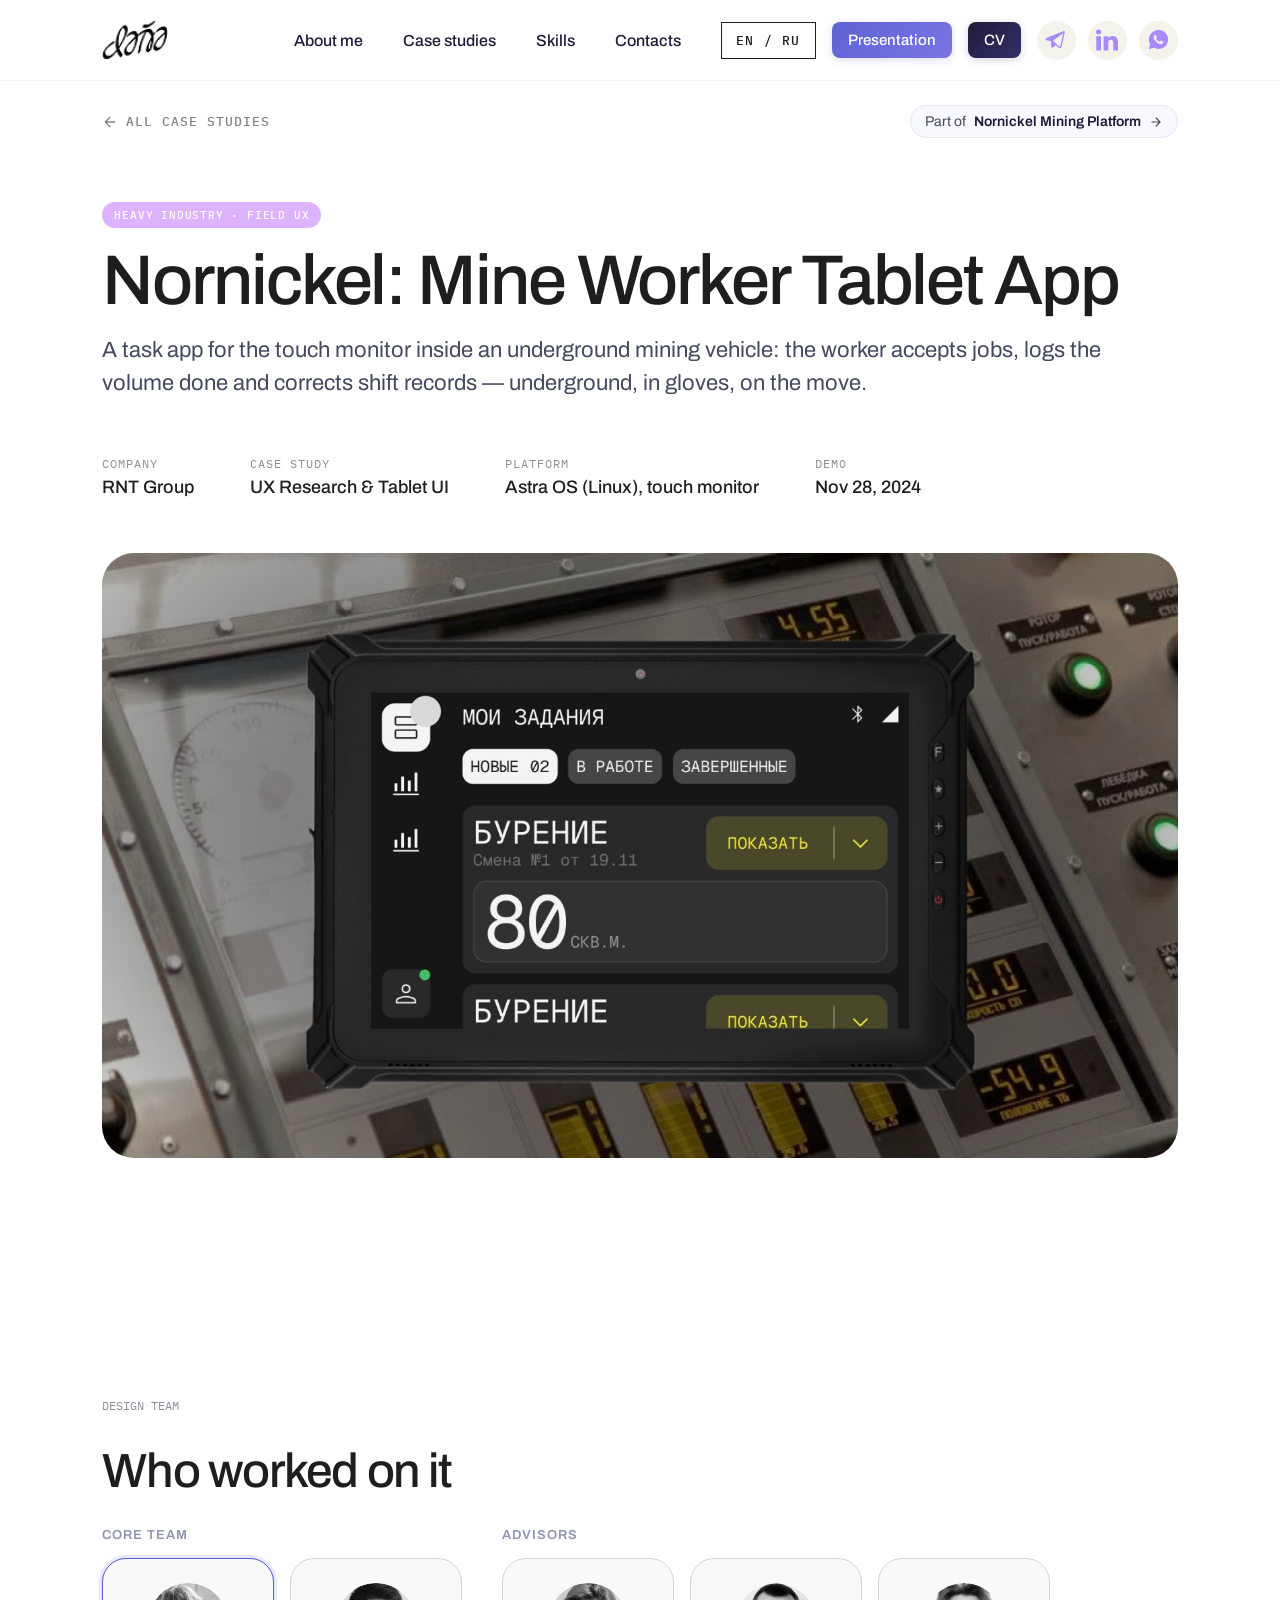
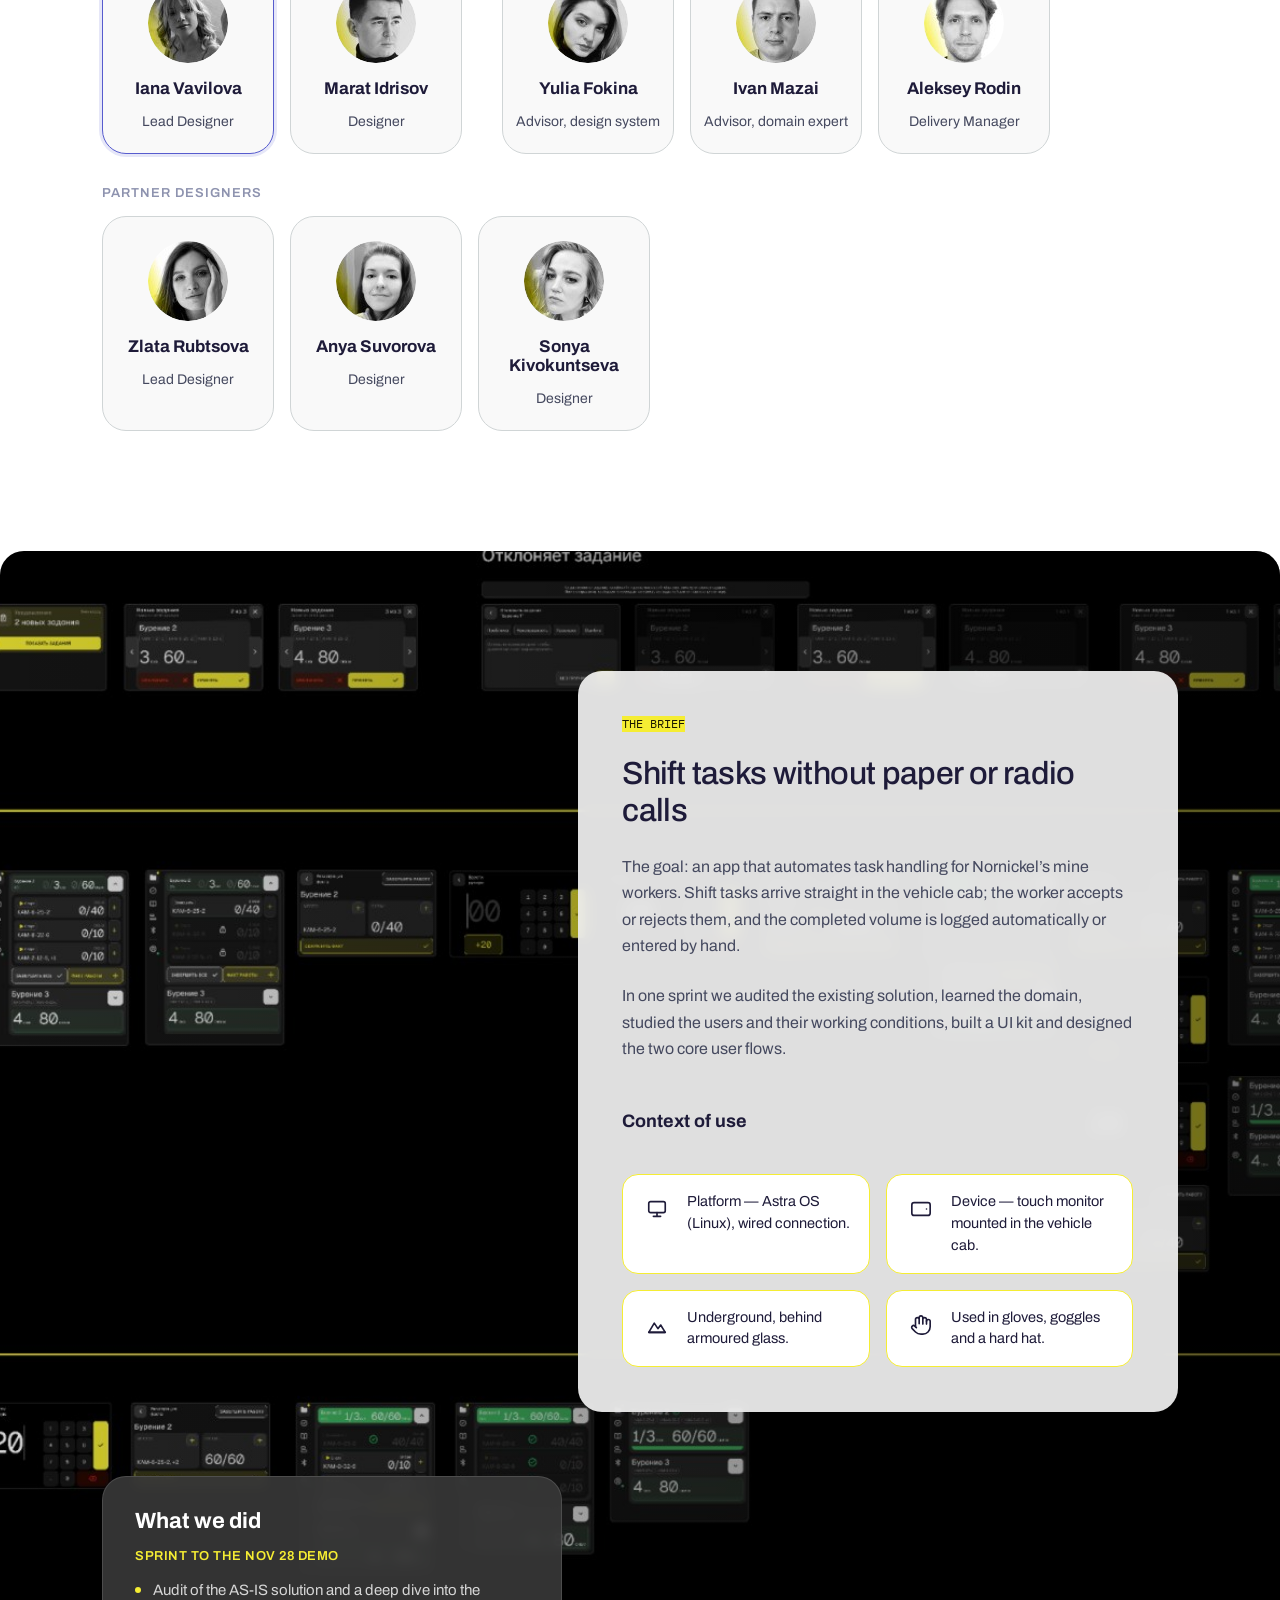
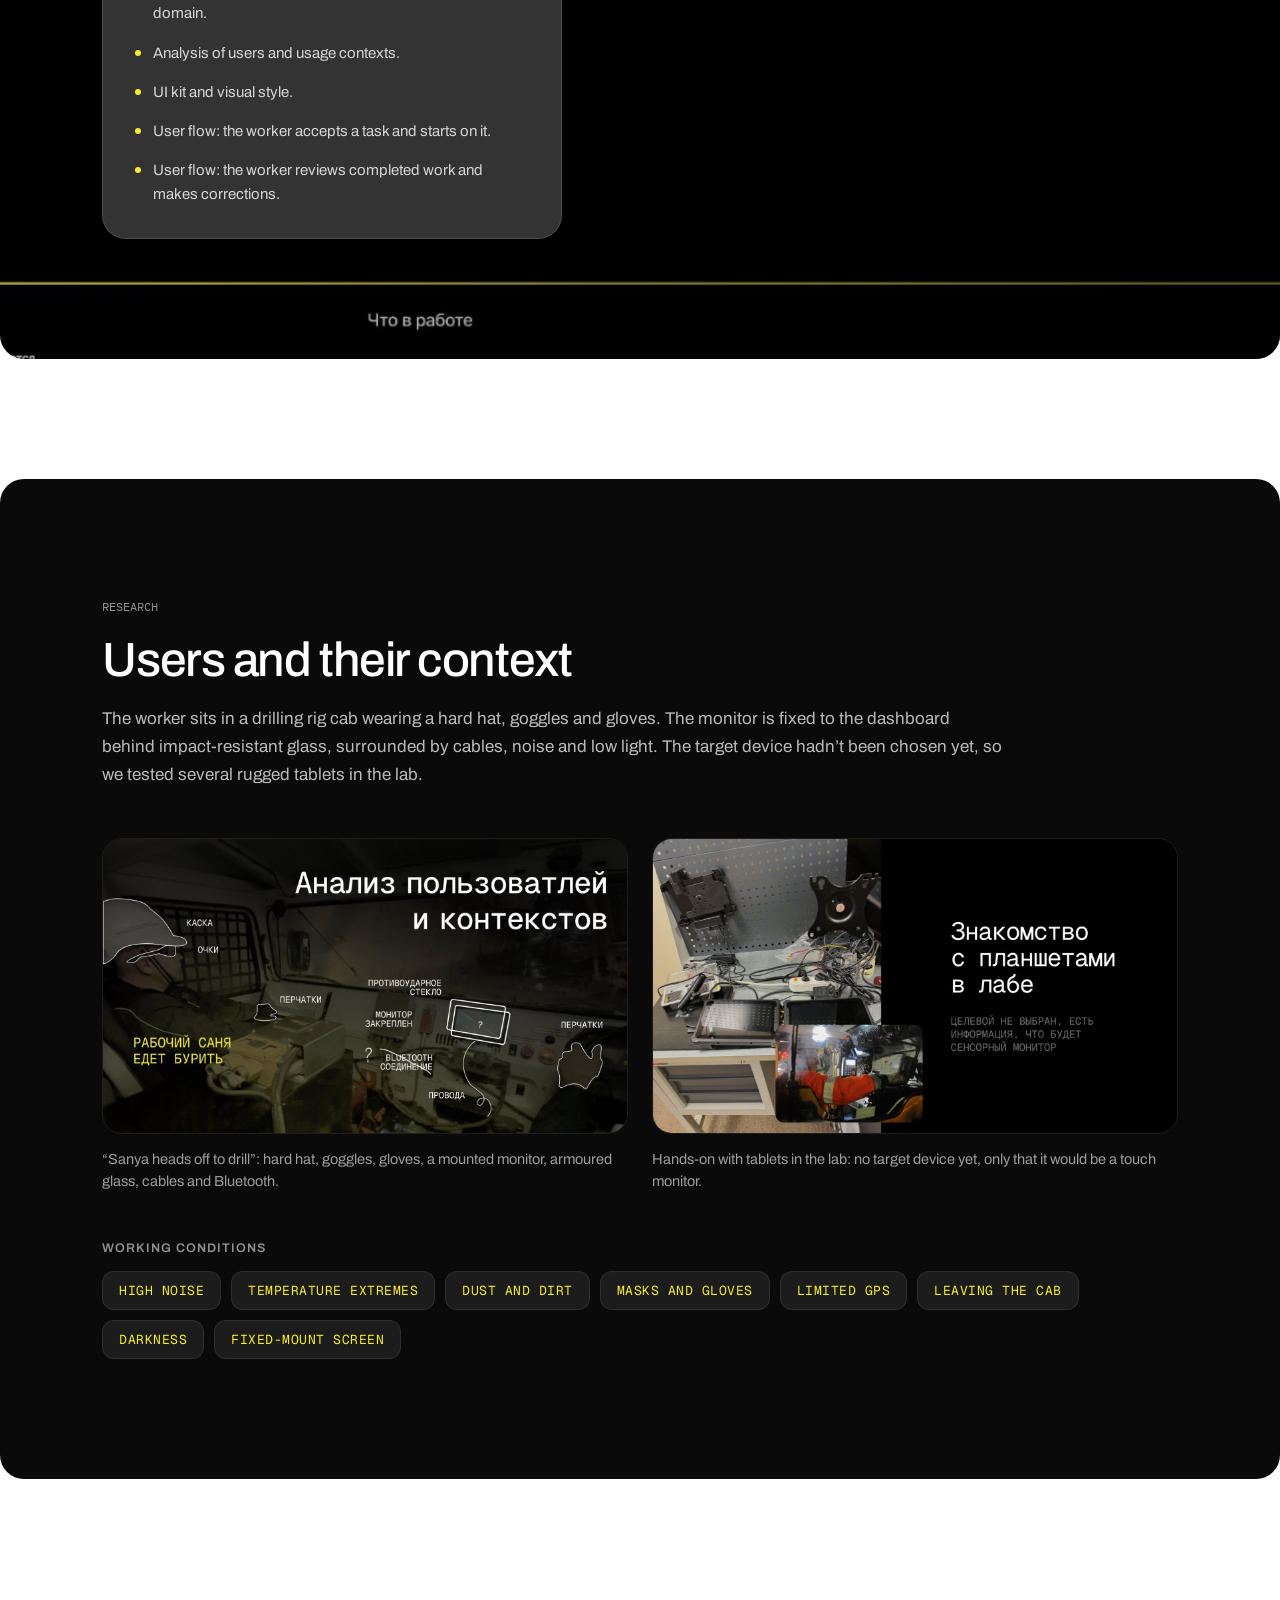
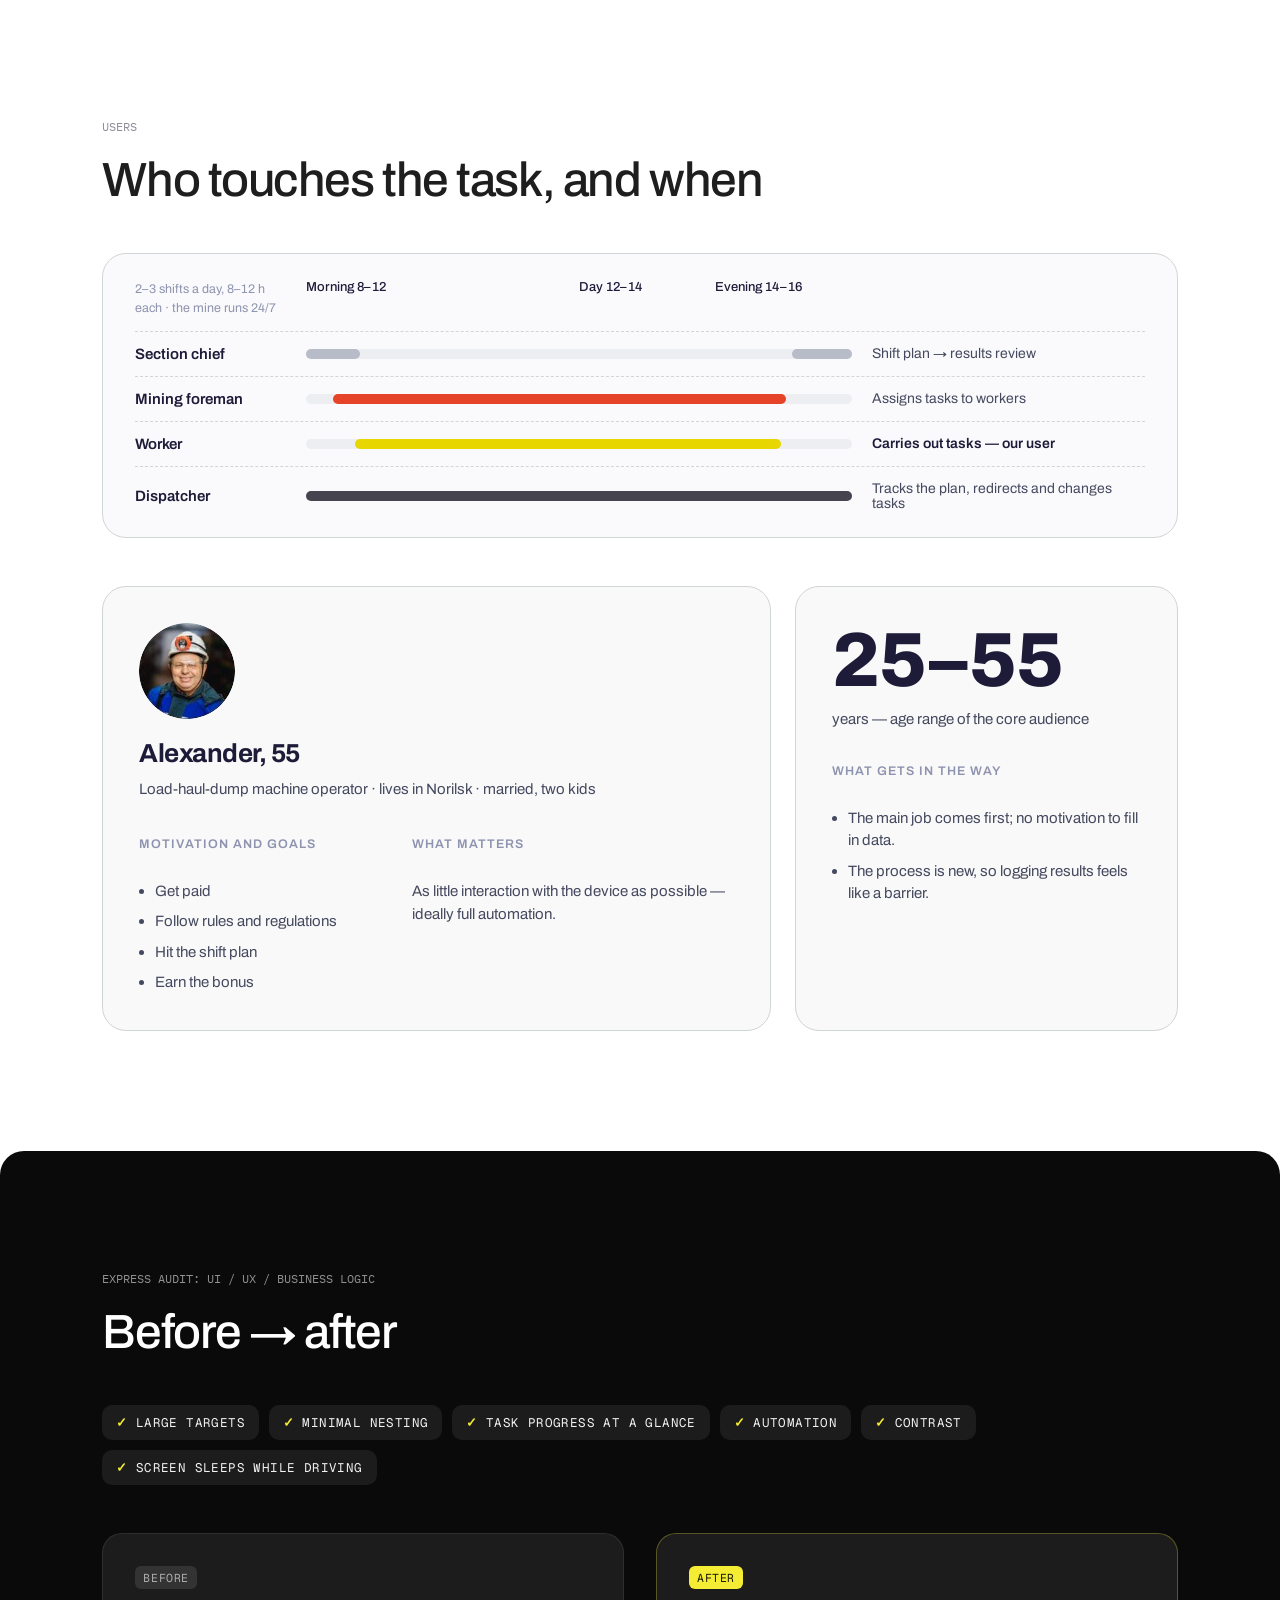
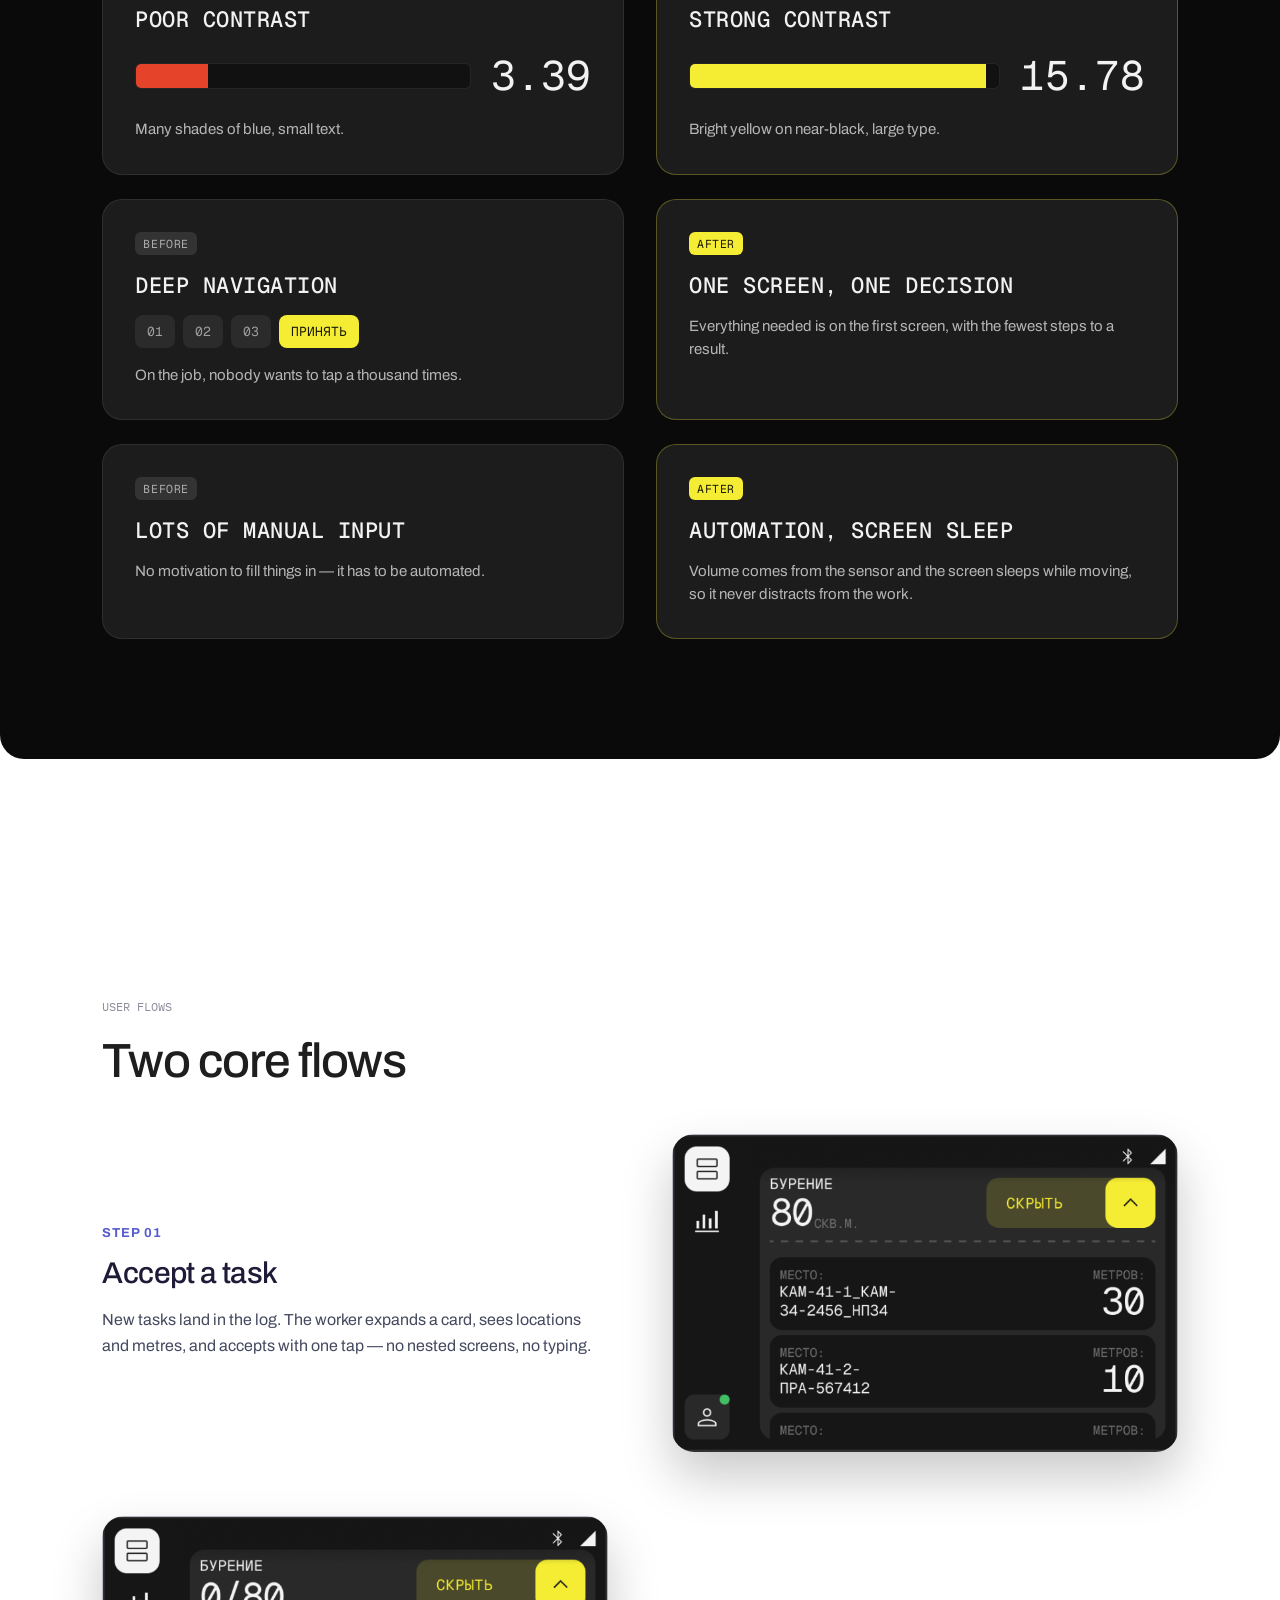
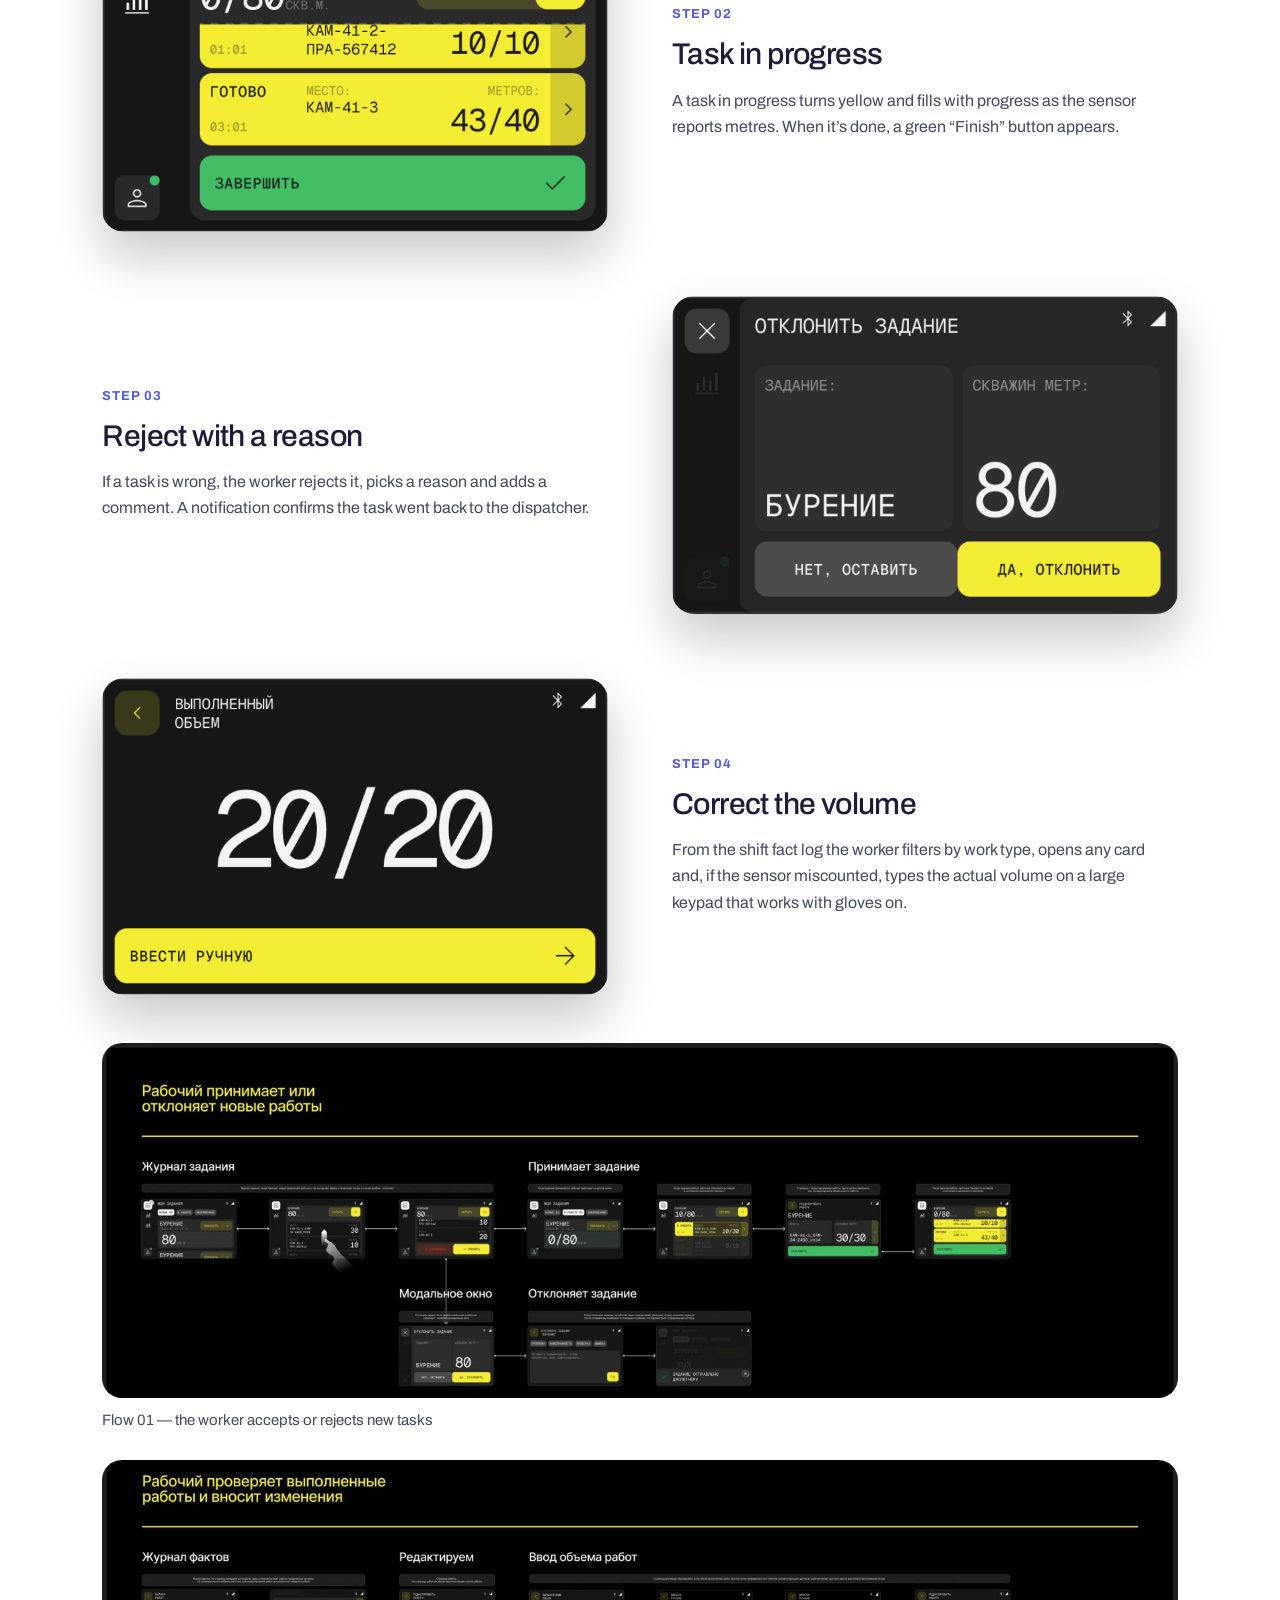
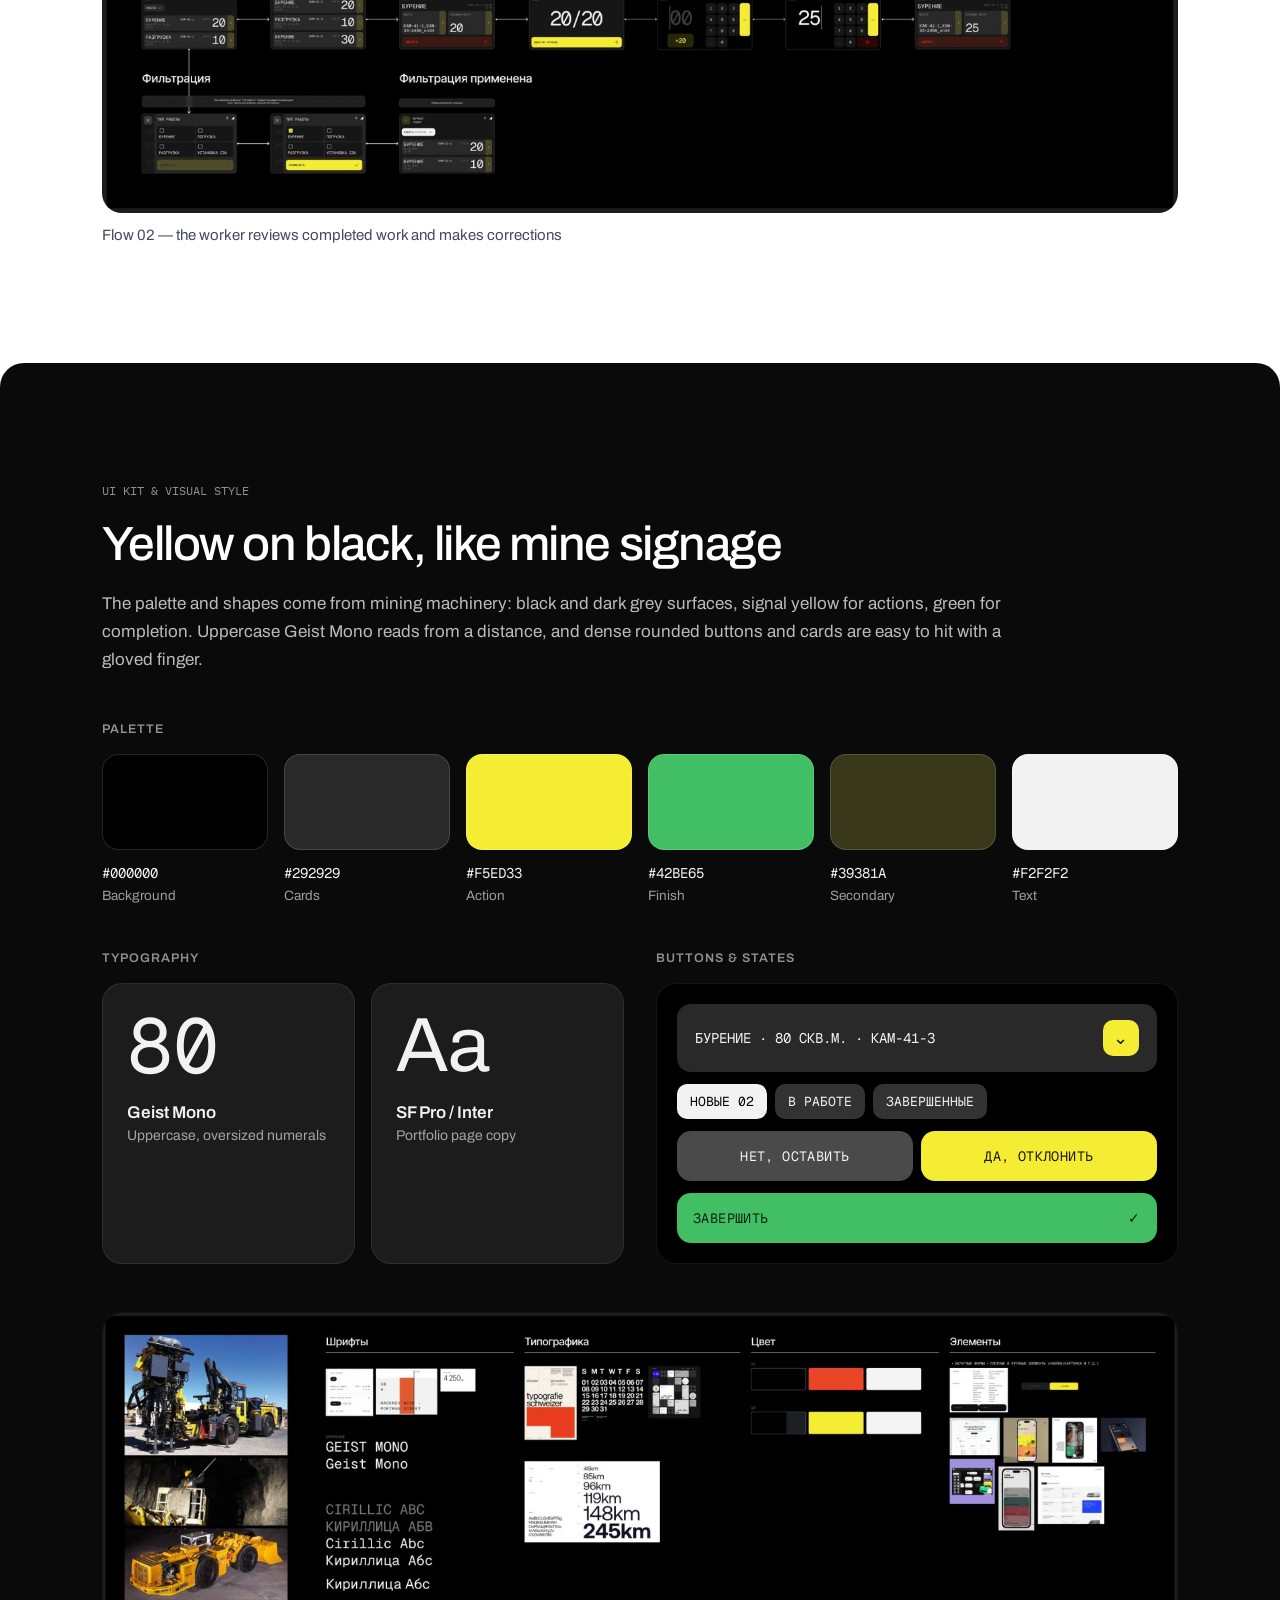
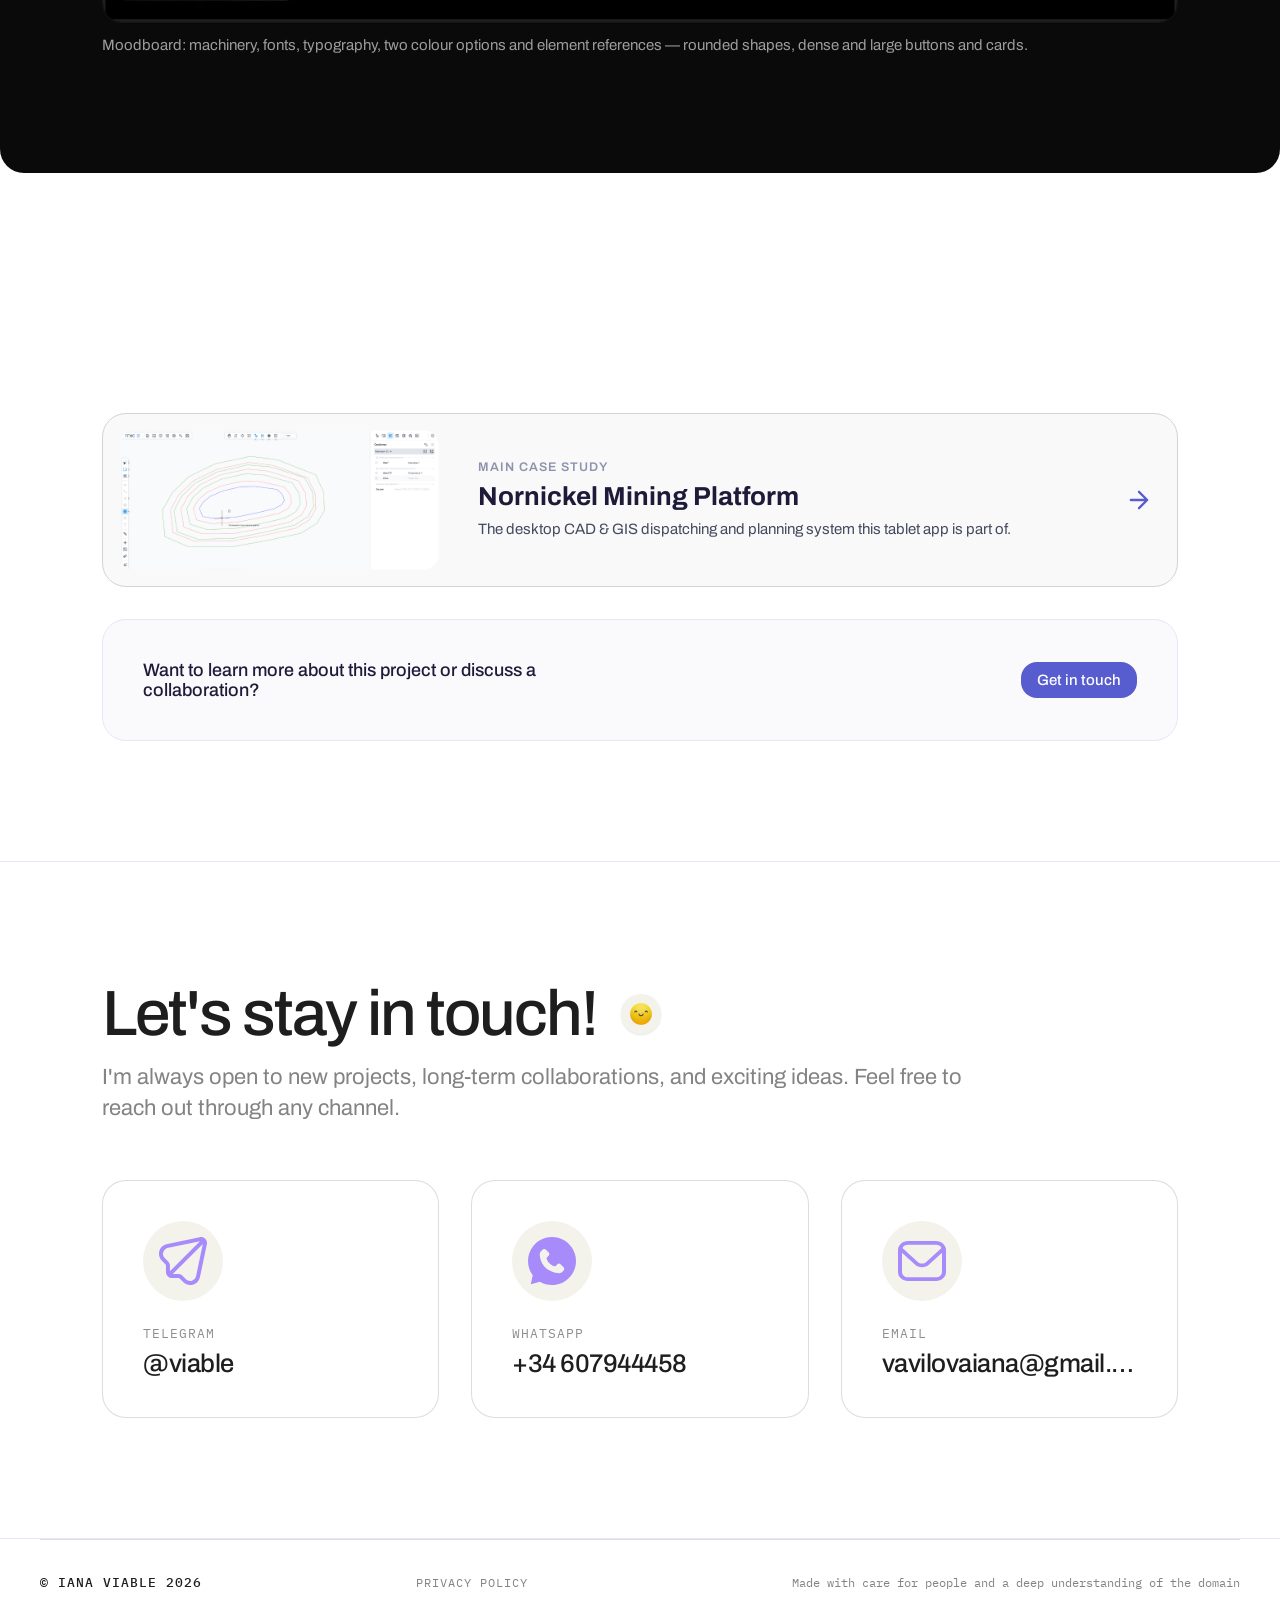
<file: case-studies/nornickel-tablet.html>
<!DOCTYPE html>
<html lang="en">
<head>
<meta charset="UTF-8">
<meta name="viewport" content="width=device-width, initial-scale=1.0">
<title data-ru="Норникель — планшет горняка | Яна Вавилова">Nornickel Mine Worker Tablet — Case Study | Iana Vavilova</title>
<meta name="description" content="Case study: a task app for the touch monitor inside an underground mining vehicle at Nornickel." data-ru="Кейс: приложение задач для сенсорного монитора в кабине подземной горной техники Норникеля.">
<link rel="icon" href="../favicon.ico" sizes="any">
<link rel="icon" href="../assets/img/favicon.svg" type="image/svg+xml">
<link rel="icon" href="../assets/img/favicon-32.png" sizes="32x32" type="image/png">
<link rel="icon" href="../assets/img/favicon-16.png" sizes="16x16" type="image/png">
<link rel="apple-touch-icon" href="../assets/img/apple-touch-icon.png">
<link rel="preconnect" href="https://fonts.googleapis.com">
<link rel="preconnect" href="https://fonts.gstatic.com" crossorigin>
<link href="https://fonts.googleapis.com/css2?family=Inter:ital,wght@0,400;0,500;0,600;0,700;0,800;0,900;1,500&family=Archivo:ital,wght@0,400;0,500;0,600;0,700;0,800;0,900;1,500&family=IBM+Plex+Mono:wght@400;500&family=Geist+Mono:wght@400;500;600&display=swap" rel="stylesheet">
<link rel="stylesheet" href="../css/styles.css">
<link rel="stylesheet" href="../css/case-study.css">
<link rel="stylesheet" href="../css/case-tablet.css">
</head>
<body class="nt-page">

<a class="skip-link" href="#main" data-ru="Перейти к содержимому">Skip to content</a>

<header class="site-header">
  <div class="site-header__inner">
    <a href="../index.html" class="logo" aria-label="Iana Vavilova — home">
      <img src="../assets/img/photos/logo.png" alt="Iana Vavilova logo" width="59" height="36">
    </a>

    <nav class="main-nav" aria-label="Primary">
      <button class="main-nav__toggle" id="navToggle" aria-expanded="false" aria-controls="navLinks">
        <span></span><span></span><span></span>
        <span class="sr-only">Menu</span>
      </button>
      <div class="main-nav__links" id="navLinks">
        <a href="../index.html#mission" data-ru="Обо мне">About me</a>
        <a href="../index.html#case-studies" data-ru="Кейсы">Case studies</a>
        <a href="../index.html#ai-tools" data-ru="Навыки">Skills</a>
        <a href="../index.html#contacts" data-ru="Контакты">Contacts</a>
        <div class="main-nav__buttons">
          <button type="button" id="langToggle" class="tag tag--outline" data-ru="RU / EN" aria-label="Change language">EN / RU</button>
          <a class="tag tag--accent" href="https://www.figma.com/proto/rudZk6rEIAjRQLwwJBsMRe/Viable_personal-brand?node-id=20007962-11445&amp;p=f&amp;scaling=min-zoom&amp;content-scaling=fixed&amp;page-id=1213%3A22987&amp;starting-point-node-id=20007962%3A11445&amp;show-proto-sidebar=1" target="_blank" rel="noopener" data-ru="Презентация">Presentation</a>
          <a class="tag tag--dark" href="../assets/cv/Iana-Vavilova-CV.pdf" download="Iana-Vavilova-CV.pdf" target="_blank" rel="noopener" data-ru="Резюме" data-ru-href="../assets/cv/Yana-Vavilova-CV-RU.pdf" data-ru-download="Yana-Vavilova-CV-RU.pdf">CV</a>
          <div class="nav-socials" role="group" aria-label="Social links">
            <a class="nav-soc" href="https://t.me/viable" target="_blank" rel="noopener" aria-label="Telegram"><svg viewBox="0 0 20 20"><path d="M17.8813 2.04619C17.7844 1.96258 17.6666 1.90696 17.5405 1.88535C17.4144 1.86374 17.2848 1.87694 17.1656 1.92354L1.33283 8.11963C1.10844 8.20689 0.91847 8.36467 0.791518 8.56923C0.664565 8.7738 0.607501 9.01406 0.628917 9.25386C0.650332 9.49366 0.749068 9.72002 0.910259 9.89885C1.07145 10.0777 1.28637 10.1993 1.52267 10.2454L5.62501 11.0509V15.6251C5.62421 15.8743 5.69825 16.1179 5.83755 16.3245C5.97684 16.5311 6.17498 16.691 6.40626 16.7837C6.6372 16.878 6.89116 16.9006 7.13513 16.8487C7.37909 16.7967 7.60178 16.6725 7.77423 16.4923L9.75236 14.4407L12.8906 17.1876C13.1171 17.3884 13.4091 17.4996 13.7117 17.5001C13.8444 17.5 13.9762 17.4792 14.1024 17.4384C14.3086 17.373 14.494 17.2546 14.6403 17.0952C14.7865 16.9358 14.8885 16.7409 14.936 16.5298L18.107 2.73448C18.1354 2.61006 18.1294 2.48027 18.0896 2.35902C18.0498 2.23777 17.9778 2.12963 17.8813 2.04619ZM13.7133 16.2501L7.25392 10.586L16.5508 3.92276L13.7133 16.2501Z"/></svg></a>
            <a class="nav-soc" href="https://www.linkedin.com/in/vavilova/" target="_blank" rel="noopener" aria-label="LinkedIn"><svg viewBox="0 0 20 20"><path fill-rule="evenodd" d="M4.54075 19.5586V6.65985H0.253441V19.5586H4.54075ZM2.39707 4.89874C3.89214 4.89874 4.8227 3.90826 4.8227 2.67045C4.79484 1.40477 3.89215 0.441772 2.42544 0.441772C0.958878 0.441772 0 1.40477 0 2.67045C0 3.90826 0.930358 4.89874 2.36913 4.89874H2.39707Z"/><path fill-rule="evenodd" d="M6.91309 19.5586H11.2003V12.3554C11.2003 11.9699 11.2282 11.5848 11.3414 11.3092C11.6514 10.5389 12.3568 9.74121 13.5412 9.74121C15.0925 9.74121 15.7131 10.9241 15.7131 12.6581V19.5586H20V12.1626C20 8.20072 17.8849 6.35717 15.0642 6.35717C12.7513 6.35717 11.736 7.64994 11.1718 8.5305H11.2005V6.65985H6.9132C6.96946 7.87018 6.91309 19.5586 6.91309 19.5586Z"/></svg></a>
            <a class="nav-soc" href="https://wa.me/34607944458" data-ru-href="https://wa.me/79312444104" target="_blank" rel="noopener" aria-label="WhatsApp"><svg viewBox="0 0 20 20"><path d="M16.605 3.38509C14.9587 1.74447 12.7636 0.833008 10.4465 0.833008C5.62943 0.833008 1.72699 4.7219 1.72699 9.52224C1.72699 11.0413 2.15382 12.5604 2.88553 13.8365L1.66602 18.333L6.30016 17.1177C7.58065 17.7861 8.98309 18.1507 10.4465 18.1507C15.2636 18.1507 19.166 14.2618 19.166 9.46148C19.105 7.21322 18.2514 5.02572 16.605 3.38509ZM14.6538 12.6212C14.4709 13.1073 13.6172 13.5934 13.1904 13.6542C12.8245 13.715 12.3367 13.715 11.8489 13.5934C11.5441 13.4719 11.1172 13.3504 10.6294 13.1073C8.43431 12.1959 7.03187 10.0084 6.90992 9.82606C6.78797 9.70454 5.99529 8.67155 5.99529 7.5778C5.99529 6.48405 6.54406 5.99794 6.72699 5.75488C6.90992 5.51183 7.15382 5.51183 7.33675 5.51183C7.4587 5.51183 7.64162 5.51183 7.76357 5.51183C7.88553 5.51183 8.06845 5.45106 8.25138 5.87641C8.43431 6.30176 8.86114 7.39551 8.92211 7.45627C8.98309 7.5778 8.98309 7.69933 8.92211 7.82086C8.86114 7.94238 8.80016 8.06391 8.67821 8.18544C8.55626 8.30697 8.43431 8.48926 8.37333 8.55002C8.25138 8.67155 8.12943 8.79308 8.25138 8.97537C8.37333 9.21842 8.80016 9.88683 9.47089 10.4945C10.3246 11.2236 10.9953 11.4667 11.2392 11.5882C11.4831 11.7097 11.605 11.649 11.727 11.5275C11.8489 11.4059 12.2758 10.9198 12.3977 10.6768C12.5197 10.4337 12.7026 10.4945 12.8855 10.5552C13.0685 10.616 14.166 11.1629 14.3489 11.2844C14.5928 11.4059 14.7148 11.4667 14.7758 11.5275C14.8367 11.7097 14.8367 12.1351 14.6538 12.6212Z"/></svg></a>
          </div>
        </div>
      </div>
    </nav>
  </div>
</header>

<main id="main" class="cs-main">

  <div class="cs-back-row nt-back-row">
    <a class="cs-back-link" href="../index.html#case-studies">
      <svg viewBox="0 0 24 24" fill="none" stroke="currentColor" stroke-width="2" stroke-linecap="round" stroke-linejoin="round"><path d="M19 12H5M12 19l-7-7 7-7"/></svg>
      <span data-ru="Все кейсы">All case studies</span>
    </a>
    <a class="nt-parent-link" href="nornickel.html">
      <span data-ru="Часть кейса">Part of</span>
      <strong data-ru="Платформа ГГИС Норникель">Nornickel Mining Platform</strong>
      <svg viewBox="0 0 24 24" fill="none" stroke="currentColor" stroke-width="2" stroke-linecap="round" stroke-linejoin="round" aria-hidden="true"><path d="M5 12h14M12 5l7 7-7 7"/></svg>
    </a>
  </div>

  <!-- Hero -->
  <section class="cs-hero">
    <div class="cs-hero__head">
      <span class="badge" data-ru="Тяжёлая промышленность · Полевой UX">Heavy Industry · Field UX</span>
      <h1 class="cs-hero__title" data-ru="Норникель: планшет горняка">Nornickel: Mine Worker Tablet App</h1>
      <p class="cs-hero__subtitle" data-ru="Приложение задач для сенсорного монитора в кабине подземной техники: рабочий принимает задания, фиксирует выполненный объём и правит данные смены — под землёй, в перчатках, на ходу.">A task app for the touch monitor inside an underground mining vehicle: the worker accepts jobs, logs the volume done and corrects shift records — underground, in gloves, on the move.</p>
    </div>

    <dl class="cs-meta-grid">
      <div class="cs-meta-item">
        <dt data-ru="Компания">Company</dt>
        <dd>RNT Group</dd>
      </div>
      <div class="cs-meta-item">
        <dt data-ru="Кейс">Case Study</dt>
        <dd data-ru="UX-исследование и UI планшета">UX Research &amp; Tablet UI</dd>
      </div>
      <div class="cs-meta-item">
        <dt data-ru="Платформа">Platform</dt>
        <dd data-ru="Astra OS (Linux), сенсорный монитор">Astra OS (Linux), touch monitor</dd>
      </div>
      <div class="cs-meta-item">
        <dt data-ru="Демо">Demo</dt>
        <dd data-ru="28 ноября 2024">Nov 28, 2024</dd>
      </div>
    </dl>

    <div class="cs-hero__visual">
      <img src="../assets/img/case-studies/nornickel-tablet/hero.jpg" alt="Rugged tablet showing the “My tasks” screen with a drilling task of 80 square metres, on a mining machine control panel" data-ru-alt="Защищённый планшет с экраном «Мои задания» и задачей на бурение 80 кв. м на фоне пульта горной машины" width="1600" height="900" loading="eager">
    </div>
  </section>

  <!-- Design Team -->
  <section class="cs-section cs-section--tight">
    <span class="label-pill" data-ru="Команда">Design Team</span>
    <h2 class="cs-section-title" data-ru="Кто работал над проектом">Who worked on it</h2>

    <div class="nt-team-groups">
      <div class="nt-team-group">
        <h3 class="nt-team-group__label" data-ru="Основная команда">Core team</h3>
        <div class="nt-team-grid">
          <div class="cs-team-card nt-team-card--me">
            <img src="../assets/img/case-studies/nornickel-tablet/team-iana.jpg" alt="Iana Vavilova" width="80" height="80" loading="lazy">
            <span class="cs-team-card__name" data-ru="Яна Вавилова">Iana Vavilova</span>
            <span class="cs-team-card__role" data-ru="Ведущий дизайнер">Lead Designer</span>
          </div>
          <div class="cs-team-card">
            <img src="../assets/img/case-studies/nornickel-tablet/team-marat.jpg" alt="Marat Idrisov" width="80" height="80" loading="lazy">
            <span class="cs-team-card__name" data-ru="Марат Идрисов">Marat Idrisov</span>
            <span class="cs-team-card__role" data-ru="Дизайнер">Designer</span>
          </div>
        </div>
      </div>

      <div class="nt-team-group">
        <h3 class="nt-team-group__label" data-ru="Эксперты">Advisors</h3>
        <div class="nt-team-grid">
          <div class="cs-team-card">
            <img src="../assets/img/case-studies/nornickel-tablet/team-yulia.jpg" alt="Yulia Fokina" width="80" height="80" loading="lazy">
            <span class="cs-team-card__name" data-ru="Юлия Фокина">Yulia Fokina</span>
            <span class="cs-team-card__role" data-ru="Эксперт по дизайн-системе">Advisor, design system</span>
          </div>
          <div class="cs-team-card">
            <img src="../assets/img/case-studies/nornickel-tablet/team-ivan.jpg" alt="Ivan Mazai" width="80" height="80" loading="lazy">
            <span class="cs-team-card__name" data-ru="Иван Мазай">Ivan Mazai</span>
            <span class="cs-team-card__role" data-ru="Эксперт в предметной области">Advisor, domain expert</span>
          </div>
          <div class="cs-team-card">
            <img src="../assets/img/case-studies/nornickel-tablet/team-aleksey.jpg" alt="Aleksey Rodin" width="80" height="80" loading="lazy">
            <span class="cs-team-card__name" data-ru="Алексей Родин">Aleksey Rodin</span>
            <span class="cs-team-card__role" data-ru="Деливери-менеджер">Delivery Manager</span>
          </div>
        </div>
      </div>

      <div class="nt-team-group">
        <h3 class="nt-team-group__label" data-ru="Дизайнеры-партнёры">Partner designers</h3>
        <div class="nt-team-grid">
          <div class="cs-team-card">
            <img src="../assets/img/case-studies/nornickel-tablet/team-zlata.jpg" alt="Zlata Rubtsova" width="80" height="80" loading="lazy">
            <span class="cs-team-card__name" data-ru="Злата Рубцова">Zlata Rubtsova</span>
            <span class="cs-team-card__role" data-ru="Ведущий дизайнер">Lead Designer</span>
          </div>
          <div class="cs-team-card">
            <img src="../assets/img/case-studies/nornickel-tablet/team-anya.jpg" alt="Anya Suvorova" width="80" height="80" loading="lazy">
            <span class="cs-team-card__name" data-ru="Аня Суворова">Anya Suvorova</span>
            <span class="cs-team-card__role" data-ru="Дизайнер">Designer</span>
          </div>
          <div class="cs-team-card">
            <img src="../assets/img/case-studies/nornickel-tablet/team-sonya.jpg" alt="Sonya Kivokuntseva" width="80" height="80" loading="lazy">
            <span class="cs-team-card__name" data-ru="Соня Кивокунцева">Sonya Kivokuntseva</span>
            <span class="cs-team-card__role" data-ru="Дизайнер">Designer</span>
          </div>
        </div>
      </div>
    </div>
  </section>

  <!-- Brief -->
  <section class="cs-overview-section nt-brief" id="nt-brief">
    <div class="cs-overview-bg">
      <img src="../assets/img/case-studies/nornickel-tablet/overview-bg.jpg" alt="" aria-hidden="true" loading="lazy">
    </div>

    <div class="cs-overview-inner">
      <div class="cs-overview-top">
        <div class="cs-overview-panel">
          <span class="label-pill nt-pill-yellow" data-ru="Задача">The Brief</span>
          <h3 data-ru="Сменные задания без бумаги и рации">Shift tasks without paper or radio calls</h3>
          <p data-ru="Цель — приложение, которое автоматизирует работу с заданиями для горняков Норникеля. Задания на смену приходят прямо в кабину машины; рабочий принимает или отклоняет их, а выполненный объём фиксируется автоматически или вводится вручную.">The goal: an app that automates task handling for Nornickel’s mine workers. Shift tasks arrive straight in the vehicle cab; the worker accepts or rejects them, and the completed volume is logged automatically or entered by hand.</p>
          <p data-ru="За один спринт мы провели аудит текущего решения, погрузились в предметную область, изучили пользователей и условия их работы, собрали UI-кит и спроектировали два ключевых пользовательских сценария.">In one sprint we audited the existing solution, learned the domain, studied the users and their working conditions, built a UI kit and designed the two core user flows.</p>

          <div class="cs-whatfor">
            <h4 data-ru="Контекст использования">Context of use</h4>
            <div class="cs-whatfor-grid">
              <div class="cs-whatfor-item">
                <span class="cs-icon-box"><svg viewBox="0 0 24 24" fill="none" stroke="currentColor" stroke-width="1.8" stroke-linecap="round" stroke-linejoin="round"><rect x="3" y="4" width="18" height="12" rx="2"/><path d="M8 20h8M12 16v4"/></svg></span>
                <p data-ru="Платформа — Astra OS (Linux), проводное подключение.">Platform — Astra OS (Linux), wired connection.</p>
              </div>
              <div class="cs-whatfor-item">
                <span class="cs-icon-box"><svg viewBox="0 0 24 24" fill="none" stroke="currentColor" stroke-width="1.8" stroke-linecap="round" stroke-linejoin="round"><rect x="2" y="5" width="20" height="14" rx="2.5"/><path d="M18 12h.01"/></svg></span>
                <p data-ru="Устройство — сенсорный монитор, закреплённый в кабине машины.">Device — touch monitor mounted in the vehicle cab.</p>
              </div>
              <div class="cs-whatfor-item">
                <span class="cs-icon-box"><svg viewBox="0 0 24 24" fill="none" stroke="currentColor" stroke-width="1.8" stroke-linecap="round" stroke-linejoin="round"><path d="M3 20l6-10 4 6 3-4 5 8z"/><path d="M3 20h18"/></svg></span>
                <p data-ru="Под землёй, за противоударным стеклом.">Underground, behind armoured glass.</p>
              </div>
              <div class="cs-whatfor-item">
                <span class="cs-icon-box"><svg viewBox="0 0 24 24" fill="none" stroke="currentColor" stroke-width="1.8" stroke-linecap="round" stroke-linejoin="round"><path d="M18 11V6a2 2 0 0 0-4 0v5M14 10V4a2 2 0 0 0-4 0v6M10 10.5V6a2 2 0 0 0-4 0v8"/><path d="M18 8a2 2 0 1 1 4 0v6a8 8 0 0 1-8 8h-2c-2.8 0-4.5-.9-6-2.4L2.4 16a2 2 0 0 1 2.9-2.8L7 15"/></svg></span>
                <p data-ru="Работа в перчатках, очках и каске.">Used in gloves, goggles and a hard hat.</p>
              </div>
            </div>
          </div>
        </div>
      </div>

      <div class="cs-overview-bottom">
        <div class="cs-challenge-card">
          <h3 data-ru="Что мы сделали">What we did</h3>
          <span class="cs-challenge-label nt-yellow" data-ru="Спринт до демо 28 ноября">Sprint to the Nov 28 demo</span>
          <ul class="cs-challenge-list">
            <li data-ru="Аудит текущего решения (AS-IS) и погружение в предметную область.">Audit of the AS-IS solution and a deep dive into the domain.</li>
            <li data-ru="Анализ пользователей и контекстов использования.">Analysis of users and usage contexts.</li>
            <li data-ru="UI-кит и визуальный стиль.">UI kit and visual style.</li>
            <li data-ru="Сценарий: рабочий принимает задание и приступает к нему.">User flow: the worker accepts a task and starts on it.</li>
            <li data-ru="Сценарий: рабочий проверяет выполненные работы и вносит правки.">User flow: the worker reviews completed work and makes corrections.</li>
          </ul>
        </div>
      </div>
    </div>
  </section>

  <!-- Research -->
  <section class="nt-dark" id="nt-research">
    <div class="nt-dark__bg"></div>
    <div class="nt-dark__inner">
      <div class="nt-head">
        <span class="label-pill label-pill--dark" data-ru="Исследование">Research</span>
        <h2 class="cs-section-title cs-section-title--dark" data-ru="Пользователи и их контекст">Users and their context</h2>
        <p class="nt-lead" data-ru="Рабочий сидит в кабине буровой установки в каске, очках и перчатках. Монитор закреплён на приборной панели за противоударным стеклом, вокруг — провода, шум и полумрак. Целевое устройство ещё не было выбрано, поэтому мы протестировали несколько защищённых планшетов в лаборатории.">The worker sits in a drilling rig cab wearing a hard hat, goggles and gloves. The monitor is fixed to the dashboard behind impact-resistant glass, surrounded by cables, noise and low light. The target device hadn’t been chosen yet, so we tested several rugged tablets in the lab.</p>
      </div>

      <div class="nt-photo-grid">
        <figure class="nt-photo">
          <img src="../assets/img/case-studies/nornickel-tablet/research-cab.jpg" alt="Annotated photo of a drilling rig cab: hard hat, goggles, gloves, a mounted monitor behind armoured glass, cables and Bluetooth" data-ru-alt="Фото кабины буровой установки с пометками: каска, очки, перчатки, закреплённый монитор за противоударным стеклом, провода и Bluetooth" width="788" height="443" loading="lazy">
          <figcaption data-ru="«Рабочий Саня едет бурить»: каска, очки, перчатки, закреплённый монитор, противоударное стекло, провода и Bluetooth.">“Sanya heads off to drill”: hard hat, goggles, gloves, a mounted monitor, armoured glass, cables and Bluetooth.</figcaption>
        </figure>
        <figure class="nt-photo">
          <img src="../assets/img/case-studies/nornickel-tablet/research-lab.jpg" alt="Rugged tablets and mounts on a lab workbench" data-ru-alt="Защищённые планшеты и крепления на лабораторном столе" width="788" height="443" loading="lazy">
          <figcaption data-ru="Знакомство с планшетами в лаборатории: целевое устройство не выбрано, известно лишь, что это будет сенсорный монитор.">Hands-on with tablets in the lab: no target device yet, only that it would be a touch monitor.</figcaption>
        </figure>
      </div>

      <div class="nt-conditions">
        <h3 class="nt-kicker" data-ru="Условия работы">Working conditions</h3>
        <ul class="nt-chips">
          <li data-ru="Сильный шум">High noise</li>
          <li data-ru="Перепады температур">Temperature extremes</li>
          <li data-ru="Пыль и грязь">Dust and dirt</li>
          <li data-ru="Маски и перчатки">Masks and gloves</li>
          <li data-ru="Слабый GPS">Limited GPS</li>
          <li data-ru="Выход из кабины">Leaving the cab</li>
          <li data-ru="Темнота">Darkness</li>
          <li data-ru="Закреплённый экран">Fixed-mount screen</li>
        </ul>
      </div>
    </div>
  </section>

  <!-- Users -->
  <section class="cs-section" id="nt-users">
    <div class="nt-head">
      <span class="label-pill" data-ru="Пользователи">Users</span>
      <h2 class="cs-section-title" data-ru="Кто и когда работает с заданием">Who touches the task, and when</h2>
    </div>

    <div class="nt-timeline" role="table" aria-label="Shift roles timeline" data-ru-aria-label="Роли в течение смены">
      <div class="nt-timeline__row nt-timeline__row--head" role="row">
        <span class="nt-timeline__note" role="columnheader" data-ru="2–3 смены в сутки по 8–12 ч · рудник работает 24/7">2–3 shifts a day, 8–12 h each · the mine runs 24/7</span>
        <div class="nt-timeline__scale" role="columnheader">
          <span style="left:0" data-ru="Утро 8–12">Morning 8–12</span>
          <span style="left:50%" data-ru="День 12–14">Day 12–14</span>
          <span style="left:75%" data-ru="Вечер 14–16">Evening 14–16</span>
        </div>
        <span role="columnheader"></span>
      </div>
      <div class="nt-timeline__row" role="row">
        <span class="nt-timeline__role" role="cell" data-ru="Начальник участка">Section chief</span>
        <div class="nt-timeline__track" role="cell"><i class="nt-bar nt-bar--grey" style="left:0;width:10%"></i><i class="nt-bar nt-bar--grey" style="left:89%;width:11%"></i></div>
        <span class="nt-timeline__desc" role="cell" data-ru="План смены → проверка результатов">Shift plan → results review</span>
      </div>
      <div class="nt-timeline__row" role="row">
        <span class="nt-timeline__role" role="cell" data-ru="Горный мастер">Mining foreman</span>
        <div class="nt-timeline__track" role="cell"><i class="nt-bar nt-bar--red" style="left:5%;width:83%"></i></div>
        <span class="nt-timeline__desc" role="cell" data-ru="Раздаёт задания рабочим">Assigns tasks to workers</span>
      </div>
      <div class="nt-timeline__row nt-timeline__row--us" role="row">
        <span class="nt-timeline__role" role="cell" data-ru="Рабочий">Worker</span>
        <div class="nt-timeline__track" role="cell"><i class="nt-bar nt-bar--yellow" style="left:9%;width:78%"></i></div>
        <span class="nt-timeline__desc" role="cell" data-ru="Выполняет задания — наш пользователь">Carries out tasks — our user</span>
      </div>
      <div class="nt-timeline__row" role="row">
        <span class="nt-timeline__role" role="cell" data-ru="Диспетчер">Dispatcher</span>
        <div class="nt-timeline__track" role="cell"><i class="nt-bar nt-bar--dark" style="left:0;width:100%"></i></div>
        <span class="nt-timeline__desc" role="cell" data-ru="Следит за планом, перенаправляет и меняет задания">Tracks the plan, redirects and changes tasks</span>
      </div>
    </div>

    <div class="nt-persona-row">
      <article class="nt-card nt-persona">
        <img class="nt-persona__photo" src="../assets/img/case-studies/nornickel-tablet/persona.jpg" alt="Persona photo: miner in a hard hat" data-ru-alt="Фото персоны: горняк в каске" width="96" height="96" loading="lazy">
        <h3 data-ru="Александр, 55">Alexander, 55</h3>
        <p class="nt-persona__sub" data-ru="Машинист погрузочно-доставочной машины · живёт в Норильске · женат, двое детей">Load-haul-dump machine operator · lives in Norilsk · married, two kids</p>
        <div class="nt-persona__cols">
          <div>
            <h4 class="nt-kicker" data-ru="Мотивация и цели">Motivation and goals</h4>
            <ul class="nt-list">
              <li data-ru="Получить зарплату">Get paid</li>
              <li data-ru="Соблюдать правила и регламенты">Follow rules and regulations</li>
              <li data-ru="Выполнить план смены">Hit the shift plan</li>
              <li data-ru="Заработать премию">Earn the bonus</li>
            </ul>
          </div>
          <div>
            <h4 class="nt-kicker" data-ru="Что важно">What matters</h4>
            <p data-ru="Как можно меньше взаимодействия с устройством — в идеале полная автоматизация.">As little interaction with the device as possible — ideally full automation.</p>
          </div>
        </div>
      </article>

      <article class="nt-card nt-age">
        <span class="nt-age__num">25–55</span>
        <p data-ru="лет — возраст основной аудитории">years — age range of the core audience</p>
        <h4 class="nt-kicker" data-ru="Что мешает">What gets in the way</h4>
        <ul class="nt-list">
          <li data-ru="Основная работа важнее; нет мотивации заполнять данные.">The main job comes first; no motivation to fill in data.</li>
          <li data-ru="Процесс новый, поэтому фиксация результатов воспринимается как барьер.">The process is new, so logging results feels like a barrier.</li>
        </ul>
      </article>
    </div>
  </section>

  <!-- Audit -->
  <section class="nt-dark" id="nt-audit">
    <div class="nt-dark__bg"></div>
    <div class="nt-dark__inner">
      <div class="nt-head">
        <span class="label-pill label-pill--dark" data-ru="Экспресс-аудит: UI / UX / бизнес-логика">Express audit: UI / UX / business logic</span>
        <h2 class="cs-section-title cs-section-title--dark" data-ru="Было → стало">Before → after</h2>
      </div>

      <ul class="nt-checks">
        <li data-ru="Крупные элементы">Large targets</li>
        <li data-ru="Минимум вложенности">Minimal nesting</li>
        <li data-ru="Прогресс задания сразу виден">Task progress at a glance</li>
        <li data-ru="Автоматизация">Automation</li>
        <li data-ru="Контрастность">Contrast</li>
        <li data-ru="Экран гаснет во время движения">Screen sleeps while driving</li>
      </ul>

      <div class="nt-audit">
        <div class="nt-audit__card">
          <span class="nt-tag" data-ru="Было">Before</span>
          <h3 data-ru="Слабый контраст">Poor contrast</h3>
          <div class="nt-meter"><span class="nt-meter__bar"><i style="width:21.5%;background:#e5432a"></i></span><span class="nt-meter__num">3.39</span></div>
          <p data-ru="Много оттенков синего, мелкий текст.">Many shades of blue, small text.</p>
        </div>
        <div class="nt-audit__card nt-audit__card--after">
          <span class="nt-tag nt-tag--after" data-ru="Стало">After</span>
          <h3 data-ru="Сильный контраст">Strong contrast</h3>
          <div class="nt-meter"><span class="nt-meter__bar"><i style="width:96%;background:#f5ed33"></i></span><span class="nt-meter__num">15.78</span></div>
          <p data-ru="Ярко-жёлтый на почти чёрном, крупный шрифт.">Bright yellow on near-black, large type.</p>
        </div>

        <div class="nt-audit__card">
          <span class="nt-tag" data-ru="Было">Before</span>
          <h3 data-ru="Глубокая навигация">Deep navigation</h3>
          <div class="nt-steps" aria-hidden="true"><span>01</span><span>02</span><span>03</span><span class="nt-steps__go">ПРИНЯТЬ</span></div>
          <p data-ru="На смене никто не хочет нажимать тысячу раз.">On the job, nobody wants to tap a thousand times.</p>
        </div>
        <div class="nt-audit__card nt-audit__card--after">
          <span class="nt-tag nt-tag--after" data-ru="Стало">After</span>
          <h3 data-ru="Один экран — одно решение">One screen, one decision</h3>
          <p data-ru="Всё нужное — на первом экране, минимум шагов до результата.">Everything needed is on the first screen, with the fewest steps to a result.</p>
        </div>

        <div class="nt-audit__card">
          <span class="nt-tag" data-ru="Было">Before</span>
          <h3 data-ru="Много ручного ввода">Lots of manual input</h3>
          <p data-ru="Мотивации заполнять нет — значит, нужно автоматизировать.">No motivation to fill things in — it has to be automated.</p>
        </div>
        <div class="nt-audit__card nt-audit__card--after">
          <span class="nt-tag nt-tag--after" data-ru="Стало">After</span>
          <h3 data-ru="Автоматизация, сон экрана">Automation, screen sleep</h3>
          <p data-ru="Объём приходит с датчика, а экран гаснет во время движения, поэтому ничего не отвлекает от работы.">Volume comes from the sensor and the screen sleeps while moving, so it never distracts from the work.</p>
        </div>
      </div>
    </div>
  </section>

  <!-- User flows -->
  <section class="cs-section" id="nt-flows">
    <div class="nt-head">
      <span class="label-pill" data-ru="Пользовательские сценарии">User Flows</span>
      <h2 class="cs-section-title" data-ru="Два ключевых сценария">Two core flows</h2>
    </div>

    <div class="cs-features">
      <div class="cs-feature-row">
        <div class="cs-feature-text">
          <span class="cs-feature-badge" data-ru="Шаг 01">Step 01</span>
          <h3 data-ru="Принять задание">Accept a task</h3>
          <p data-ru="Новые задания появляются в журнале. Рабочий раскрывает карточку, видит места и метры и принимает задание одним касанием — без вложенных экранов и набора текста.">New tasks land in the log. The worker expands a card, sees locations and metres, and accepts with one tap — no nested screens, no typing.</p>
        </div>
        <div class="cs-feature-visual nt-screen">
          <img src="../assets/img/case-studies/nornickel-tablet/screen-01-accept.png" alt="Expanded drilling task card: 80 square metres split into locations of 30 and 10 metres" data-ru-alt="Раскрытая карточка задания на бурение: 80 кв. м, разбитые на места по 30 и 10 метров" width="761" height="478" loading="lazy">
        </div>
      </div>

      <div class="cs-feature-row cs-feature-row--reverse">
        <div class="cs-feature-text">
          <span class="cs-feature-badge" data-ru="Шаг 02">Step 02</span>
          <h3 data-ru="Задание в работе">Task in progress</h3>
          <p data-ru="Задание в работе становится жёлтым и заполняется прогрессом по мере того, как датчик передаёт метры. Когда всё готово, появляется зелёная кнопка «Завершить».">A task in progress turns yellow and fills with progress as the sensor reports metres. When it’s done, a green “Finish” button appears.</p>
        </div>
        <div class="cs-feature-visual nt-screen">
          <img src="../assets/img/case-studies/nornickel-tablet/screen-02-progress.png" alt="Task in progress: yellow location cards at 10/10 and 43/40 metres and a green Finish button" data-ru-alt="Задание в работе: жёлтые карточки мест 10/10 и 43/40 метров и зелёная кнопка «Завершить»" width="761" height="477" loading="lazy">
        </div>
      </div>

      <div class="cs-feature-row">
        <div class="cs-feature-text">
          <span class="cs-feature-badge" data-ru="Шаг 03">Step 03</span>
          <h3 data-ru="Отклонить с причиной">Reject with a reason</h3>
          <p data-ru="Если задание ошибочное, рабочий отклоняет его, выбирает причину и добавляет комментарий. Уведомление подтверждает, что задание вернулось диспетчеру.">If a task is wrong, the worker rejects it, picks a reason and adds a comment. A notification confirms the task went back to the dispatcher.</p>
        </div>
        <div class="cs-feature-visual nt-screen">
          <img src="../assets/img/case-studies/nornickel-tablet/screen-03-reject.png" alt="Reject task dialog with “No, keep” and “Yes, reject” buttons" data-ru-alt="Диалог отклонения задания с кнопками «Нет, оставить» и «Да, отклонить»" width="761" height="478" loading="lazy">
        </div>
      </div>

      <div class="cs-feature-row cs-feature-row--reverse">
        <div class="cs-feature-text">
          <span class="cs-feature-badge" data-ru="Шаг 04">Step 04</span>
          <h3 data-ru="Поправить объём">Correct the volume</h3>
          <p data-ru="В журнале фактов смены рабочий фильтрует работы по типу, открывает любую карточку и, если датчик ошибся, вводит фактический объём на крупной клавиатуре, которой удобно пользоваться в перчатках.">From the shift fact log the worker filters by work type, opens any card and, if the sensor miscounted, types the actual volume on a large keypad that works with gloves on.</p>
        </div>
        <div class="cs-feature-visual nt-screen">
          <img src="../assets/img/case-studies/nornickel-tablet/screen-04-volume.png" alt="Completed volume screen showing 20/20 with an “Enter manually” button" data-ru-alt="Экран выполненного объёма 20/20 с кнопкой «Ввести вручную»" width="761" height="477" loading="lazy">
        </div>
      </div>
    </div>

    <div class="nt-flows">
      <figure class="nt-flow">
        <img src="../assets/img/case-studies/nornickel-tablet/flow-accept.jpg" alt="User flow board: task log, accepting a task, the reject modal and rejecting a task" data-ru-alt="Схема сценария: журнал заданий, принятие задания, модальное окно и отклонение задания" width="1600" height="529" loading="lazy">
        <figcaption data-ru="Сценарий 01 — рабочий принимает или отклоняет новые задания">Flow 01 — the worker accepts or rejects new tasks</figcaption>
      </figure>
      <figure class="nt-flow">
        <img src="../assets/img/case-studies/nornickel-tablet/flow-facts.jpg" alt="User flow board: fact log, filtering, editing and entering the volume on a keypad" data-ru-alt="Схема сценария: журнал фактов, фильтрация, редактирование и ввод объёма на клавиатуре" width="1600" height="525" loading="lazy">
        <figcaption data-ru="Сценарий 02 — рабочий проверяет выполненные работы и вносит правки">Flow 02 — the worker reviews completed work and makes corrections</figcaption>
      </figure>
    </div>
  </section>

  <!-- Visual style -->
  <section class="nt-dark" id="nt-style">
    <div class="nt-dark__bg"></div>
    <div class="nt-dark__inner">
      <div class="nt-head">
        <span class="label-pill label-pill--dark" data-ru="UI-кит и визуальный стиль">UI kit &amp; visual style</span>
        <h2 class="cs-section-title cs-section-title--dark" data-ru="Жёлтое на чёрном, как шахтная разметка">Yellow on black, like mine signage</h2>
        <p class="nt-lead" data-ru="Палитра и формы взяты у горной техники: чёрные и тёмно-серые поверхности, сигнальный жёлтый для действий, зелёный для завершения. Geist Mono в верхнем регистре читается издалека, а плотные скруглённые кнопки и карточки легко нажать пальцем в перчатке.">The palette and shapes come from mining machinery: black and dark grey surfaces, signal yellow for actions, green for completion. Uppercase Geist Mono reads from a distance, and dense rounded buttons and cards are easy to hit with a gloved finger.</p>
      </div>

      <div class="nt-style-block">
        <h3 class="nt-kicker nt-kicker--light" data-ru="Палитра">Palette</h3>
        <ul class="nt-palette">
          <li><span class="nt-swatch" style="background:#000000"></span><code>#000000</code><span data-ru="Фон">Background</span></li>
          <li><span class="nt-swatch" style="background:#292929"></span><code>#292929</code><span data-ru="Карточки">Cards</span></li>
          <li><span class="nt-swatch" style="background:#F5ED33"></span><code>#F5ED33</code><span data-ru="Действие">Action</span></li>
          <li><span class="nt-swatch" style="background:#42BE65"></span><code>#42BE65</code><span data-ru="Завершение">Finish</span></li>
          <li><span class="nt-swatch" style="background:#39381A"></span><code>#39381A</code><span data-ru="Вторичный">Secondary</span></li>
          <li><span class="nt-swatch" style="background:#F2F2F2"></span><code>#F2F2F2</code><span data-ru="Текст">Text</span></li>
        </ul>
      </div>

      <div class="nt-style-grid">
        <div class="nt-style-block">
          <h3 class="nt-kicker nt-kicker--light" data-ru="Типографика">Typography</h3>
          <div class="nt-type">
            <div class="nt-type__card">
              <span class="nt-type__sample nt-mono">80</span>
              <strong>Geist Mono</strong>
              <span data-ru="Верхний регистр, крупные цифры">Uppercase, oversized numerals</span>
            </div>
            <div class="nt-type__card">
              <span class="nt-type__sample">Aa</span>
              <strong>SF Pro / Inter</strong>
              <span data-ru="Текст страницы портфолио">Portfolio page copy</span>
            </div>
          </div>
        </div>

        <div class="nt-style-block">
          <h3 class="nt-kicker nt-kicker--light" data-ru="Кнопки и состояния">Buttons &amp; states</h3>
          <div class="nt-ui" aria-hidden="true">
            <div class="nt-ui__task">
              <span class="nt-mono">БУРЕНИЕ · 80 СКВ.М. · КАМ-41-3</span>
              <span class="nt-ui__chev">⌄</span>
            </div>
            <div class="nt-ui__tabs">
              <span class="nt-ui__tab nt-ui__tab--on">НОВЫЕ 02</span>
              <span class="nt-ui__tab">В РАБОТЕ</span>
              <span class="nt-ui__tab">ЗАВЕРШЕННЫЕ</span>
            </div>
            <div class="nt-ui__btns">
              <span class="nt-ui__btn nt-ui__btn--ghost">НЕТ, ОСТАВИТЬ</span>
              <span class="nt-ui__btn nt-ui__btn--yellow">ДА, ОТКЛОНИТЬ</span>
            </div>
            <span class="nt-ui__btn nt-ui__btn--green">ЗАВЕРШИТЬ <span>✓</span></span>
          </div>
        </div>
      </div>

      <figure class="nt-flow nt-flow--dark">
        <img src="../assets/img/case-studies/nornickel-tablet/moodboard.jpg" alt="Moodboard: yellow mining machinery, Geist Mono type samples, typography references, two colour options and UI element references" data-ru-alt="Мудборд: жёлтая горная техника, образцы шрифта Geist Mono, референсы типографики, два варианта цвета и референсы элементов" width="1600" height="461" loading="lazy">
        <figcaption data-ru="Мудборд: техника, шрифты, типографика, два варианта цвета и референсы элементов — скруглённые формы, плотные и крупные кнопки и карточки.">Moodboard: machinery, fonts, typography, two colour options and element references — rounded shapes, dense and large buttons and cards.</figcaption>
      </figure>
    </div>
  </section>

  <!-- Back to the parent case -->
  <section class="cs-section cs-section--tight">
    <a class="nt-parent-card" href="nornickel.html">
      <img src="../assets/img/photos/project-nornickel.png" alt="" aria-hidden="true" width="780" height="342" loading="lazy">
      <span class="nt-parent-card__text">
        <span class="nt-kicker" data-ru="Основной кейс">Main case study</span>
        <strong data-ru="Платформа ГГИС Норникель">Nornickel Mining Platform</strong>
        <span data-ru="Десктопная CAD- и ГГИС-система для диспетчеризации и планирования, частью которой стал этот планшет.">The desktop CAD &amp; GIS dispatching and planning system this tablet app is part of.</span>
      </span>
      <svg viewBox="0 0 24 24" fill="none" stroke="currentColor" stroke-width="2" stroke-linecap="round" stroke-linejoin="round" aria-hidden="true"><path d="M5 12h14M12 5l7 7-7 7"/></svg>
    </a>
    <div class="cs-cta">
      <p data-ru="Хотите узнать больше об этом проекте или обсудить сотрудничество?">Want to learn more about this project or discuss a collaboration?</p>
      <a class="tag tag--accent" href="../index.html#contacts" data-ru="Связаться со мной">Get in touch</a>
    </div>
  </section>

  <!-- Contacts -->
  <section class="contacts" id="contacts">
    <div class="contacts__header">
      <div class="contacts__title-row">
        <h2 data-ru="Давайте общаться!">Let's stay in touch!</h2>
        <span class="smiley-bubble smiley-bubble--card" aria-hidden="true"><img src="../assets/img/icons/smile-emoji.png" alt="" width="24" height="24"></span>
      </div>
      <p data-ru="Я всегда открыта для новых проектов, долгосрочного сотрудничества и классных идей. Свяжитесь со мной любым удобным способом.">I'm always open to new projects, long-term collaborations, and exciting ideas. Feel free to reach out through any channel.</p>
    </div>

    <div class="contact-cards">
      <a class="contact-card" href="https://t.me/viable" target="_blank" rel="noopener">
        <span class="contact-card__icon contact-card__icon--figma"><img src="../assets/img/icons/contact-telegram.svg" alt="" width="80" height="80"></span>
        <span class="contact-card__text">
          <span class="contact-card__label">Telegram</span>
          <span class="contact-card__value">@viable</span>
        </span>
      </a>
      <a class="contact-card" href="https://wa.me/34607944458" data-ru-href="https://wa.me/79312444104" target="_blank" rel="noopener">
        <span class="contact-card__icon contact-card__icon--figma"><img src="../assets/img/icons/contact-whatsapp.svg" alt="" width="80" height="80"></span>
        <span class="contact-card__text">
          <span class="contact-card__label">WhatsApp</span>
          <span class="contact-card__value" data-ru="+7 931 2444104">+34 607944458</span>
        </span>
      </a>
      <a class="contact-card" href="mailto:vavilovaiana@gmail.com">
        <span class="contact-card__icon contact-card__icon--figma"><img src="../assets/img/icons/contact-email.svg" alt="" width="80" height="80"></span>
        <span class="contact-card__text">
          <span class="contact-card__label" data-ru="Электронная почта">Email</span>
          <span class="contact-card__value">vavilovaiana@gmail.com</span>
        </span>
      </a>
    </div>
  </section>

</main>

<footer class="site-footer site-footer--bc">
  <p class="site-footer__copy">&copy; Iana Viable <span id="year">2026</span></p>
  <p class="site-footer__link" data-ru="Политика конфиденциальности">Privacy policy</p>
  <p class="site-footer__tagline" data-ru="Сделано с вниманием к людям, с глубоким пониманием предметной области">Made with care for people and a deep understanding of the domain</p>
</footer>

<script src="../js/main.js"></script>
</body>
</html>
</file>
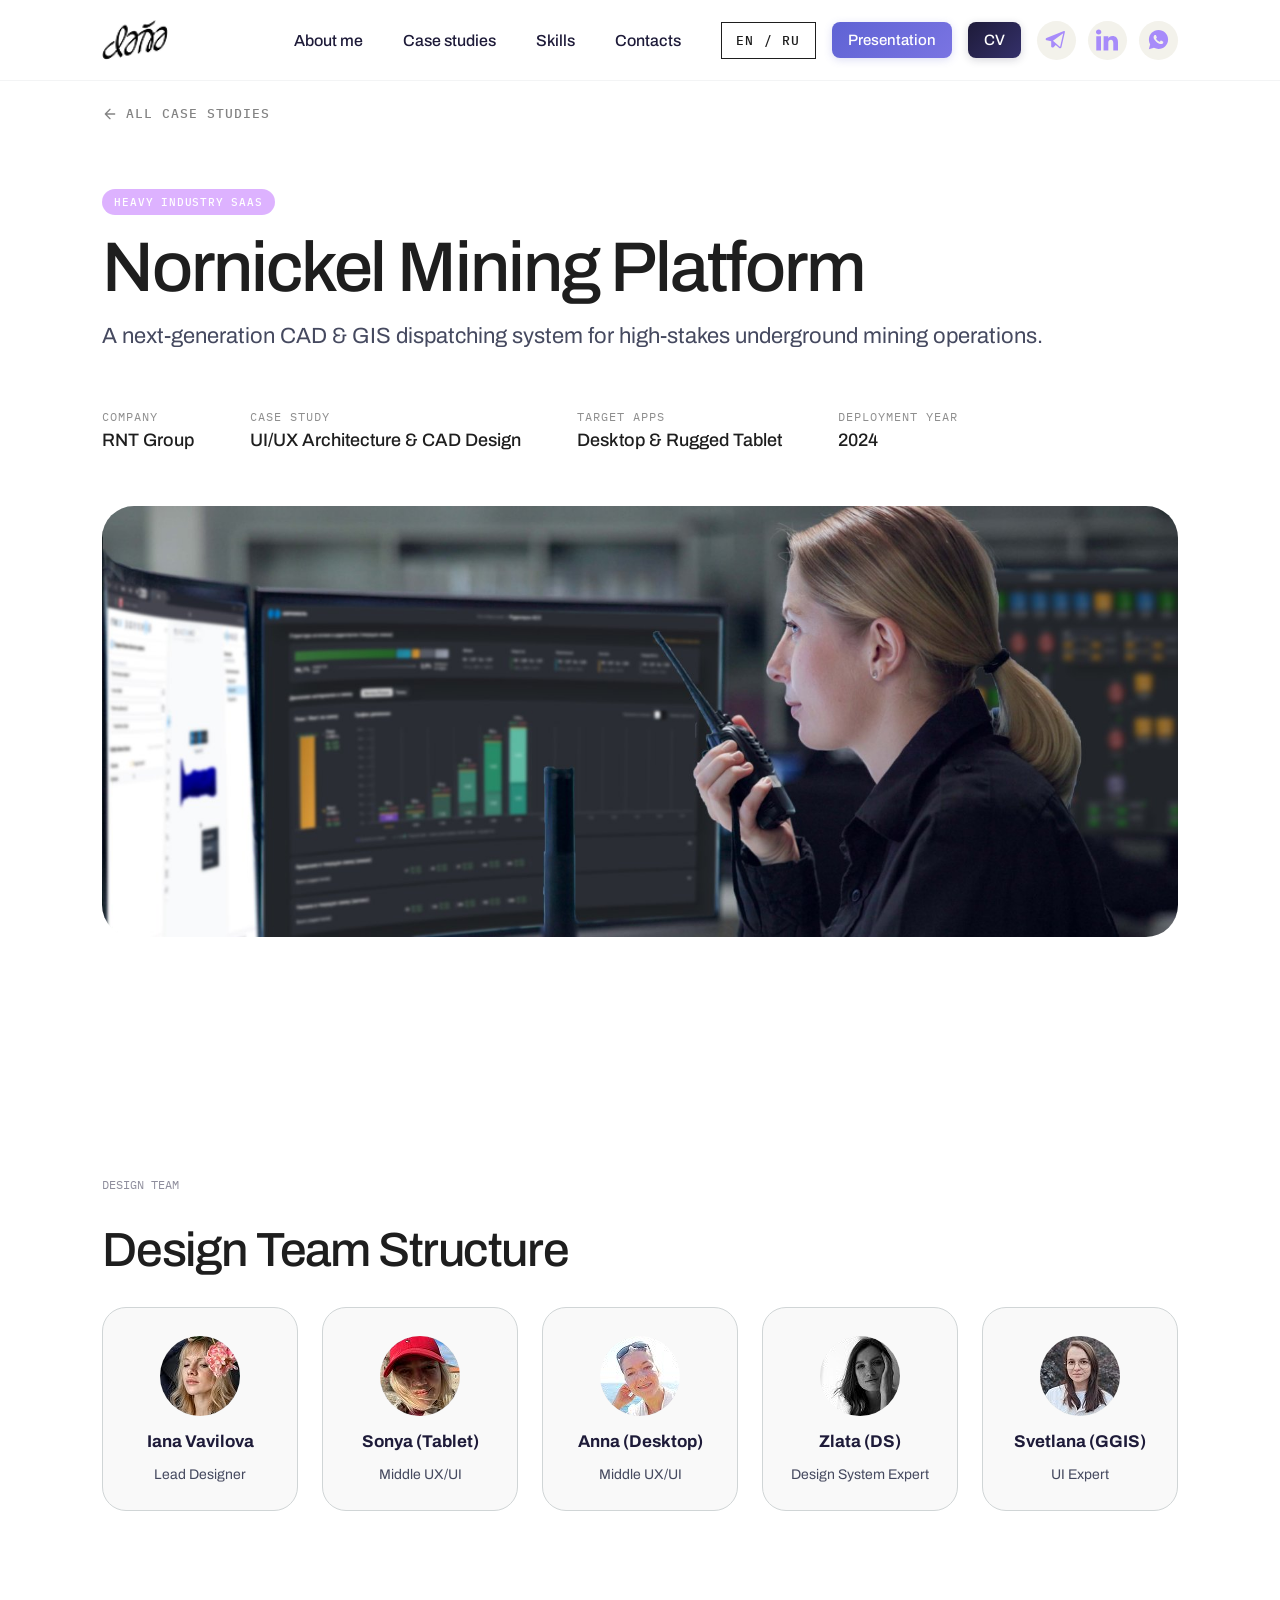
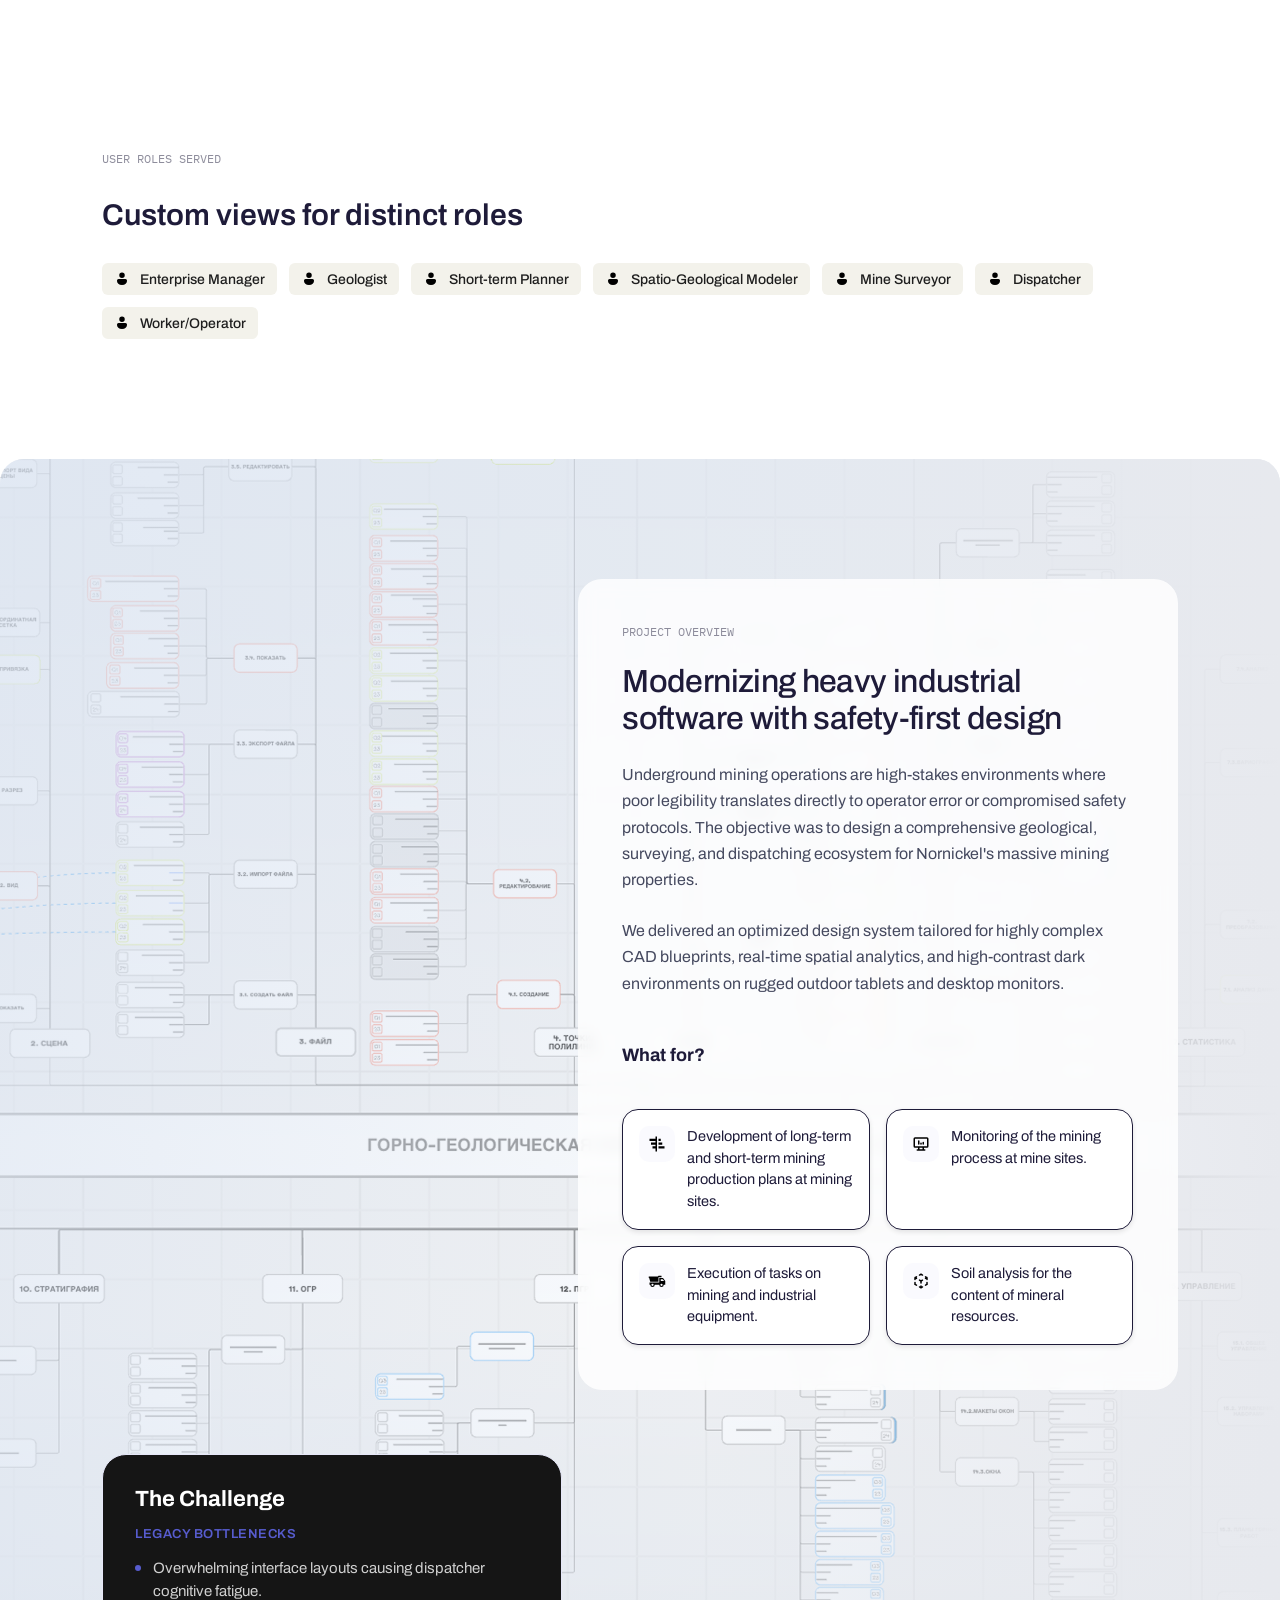
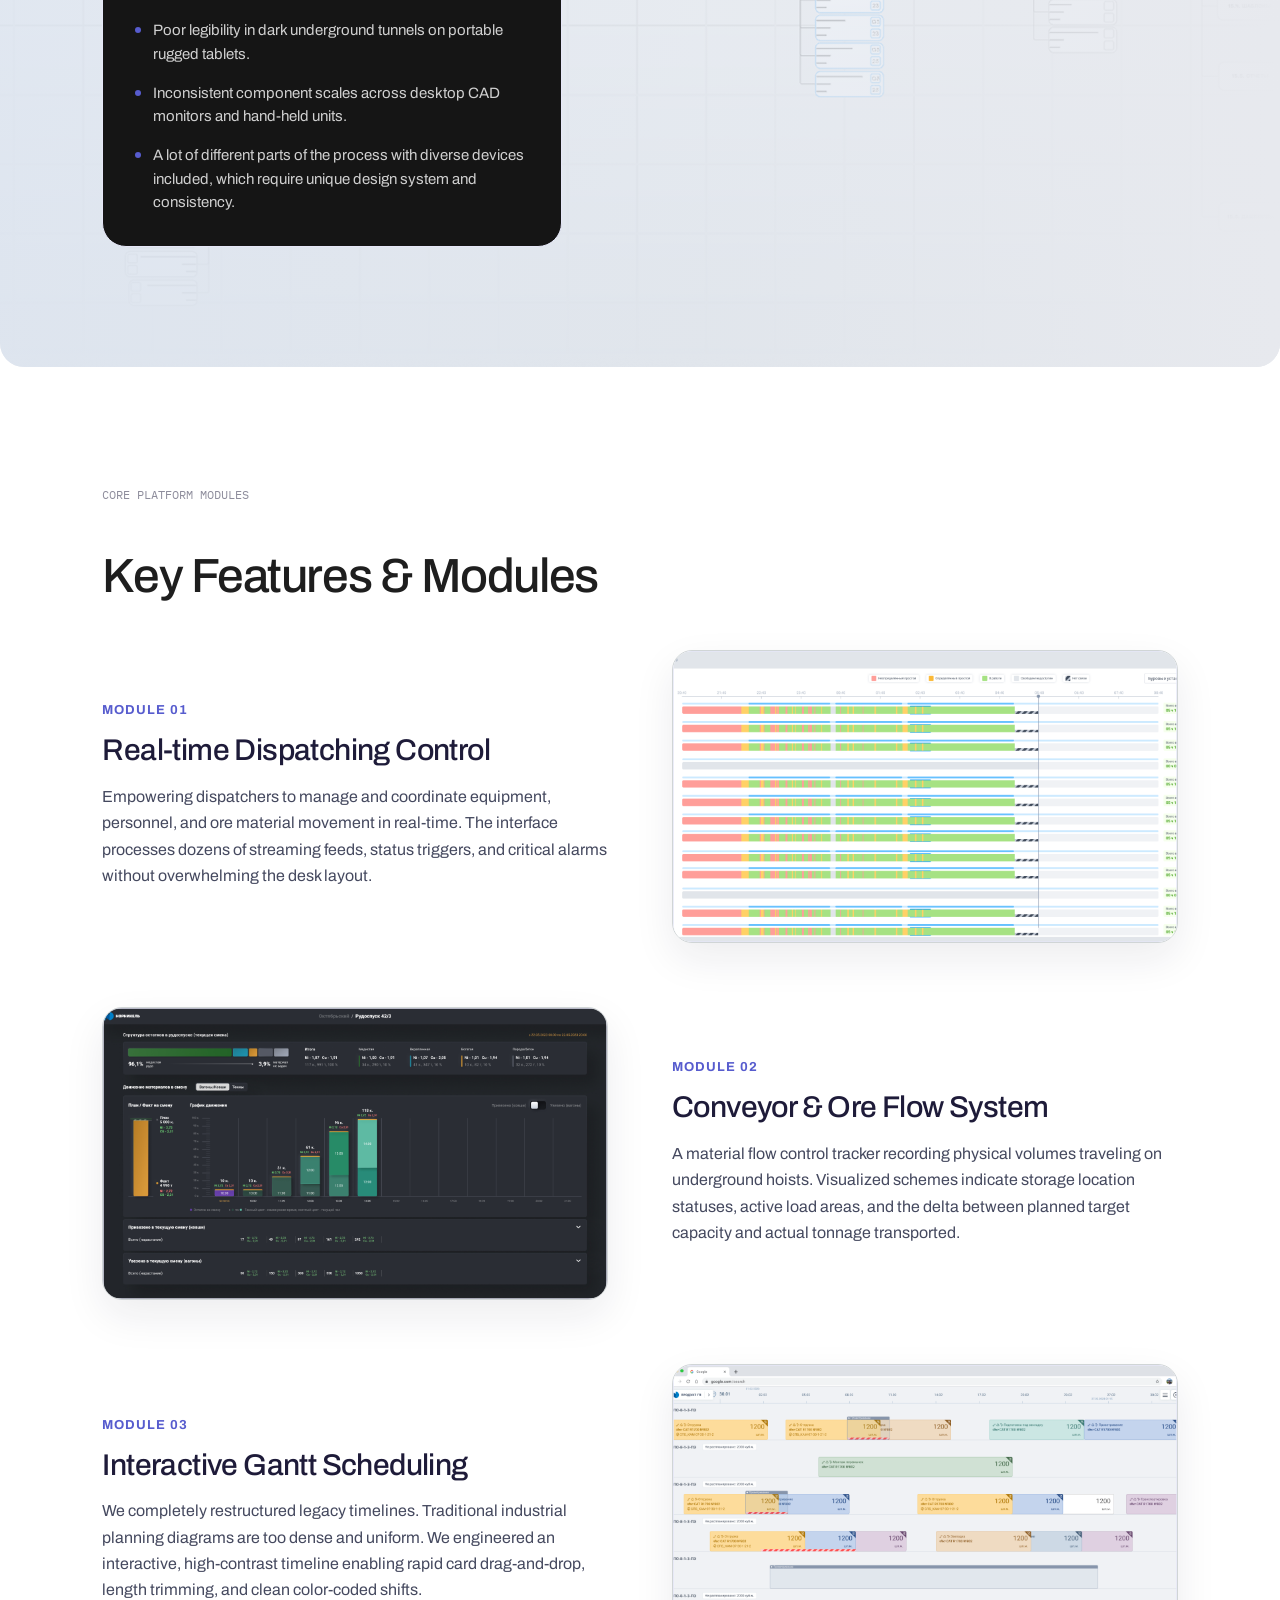
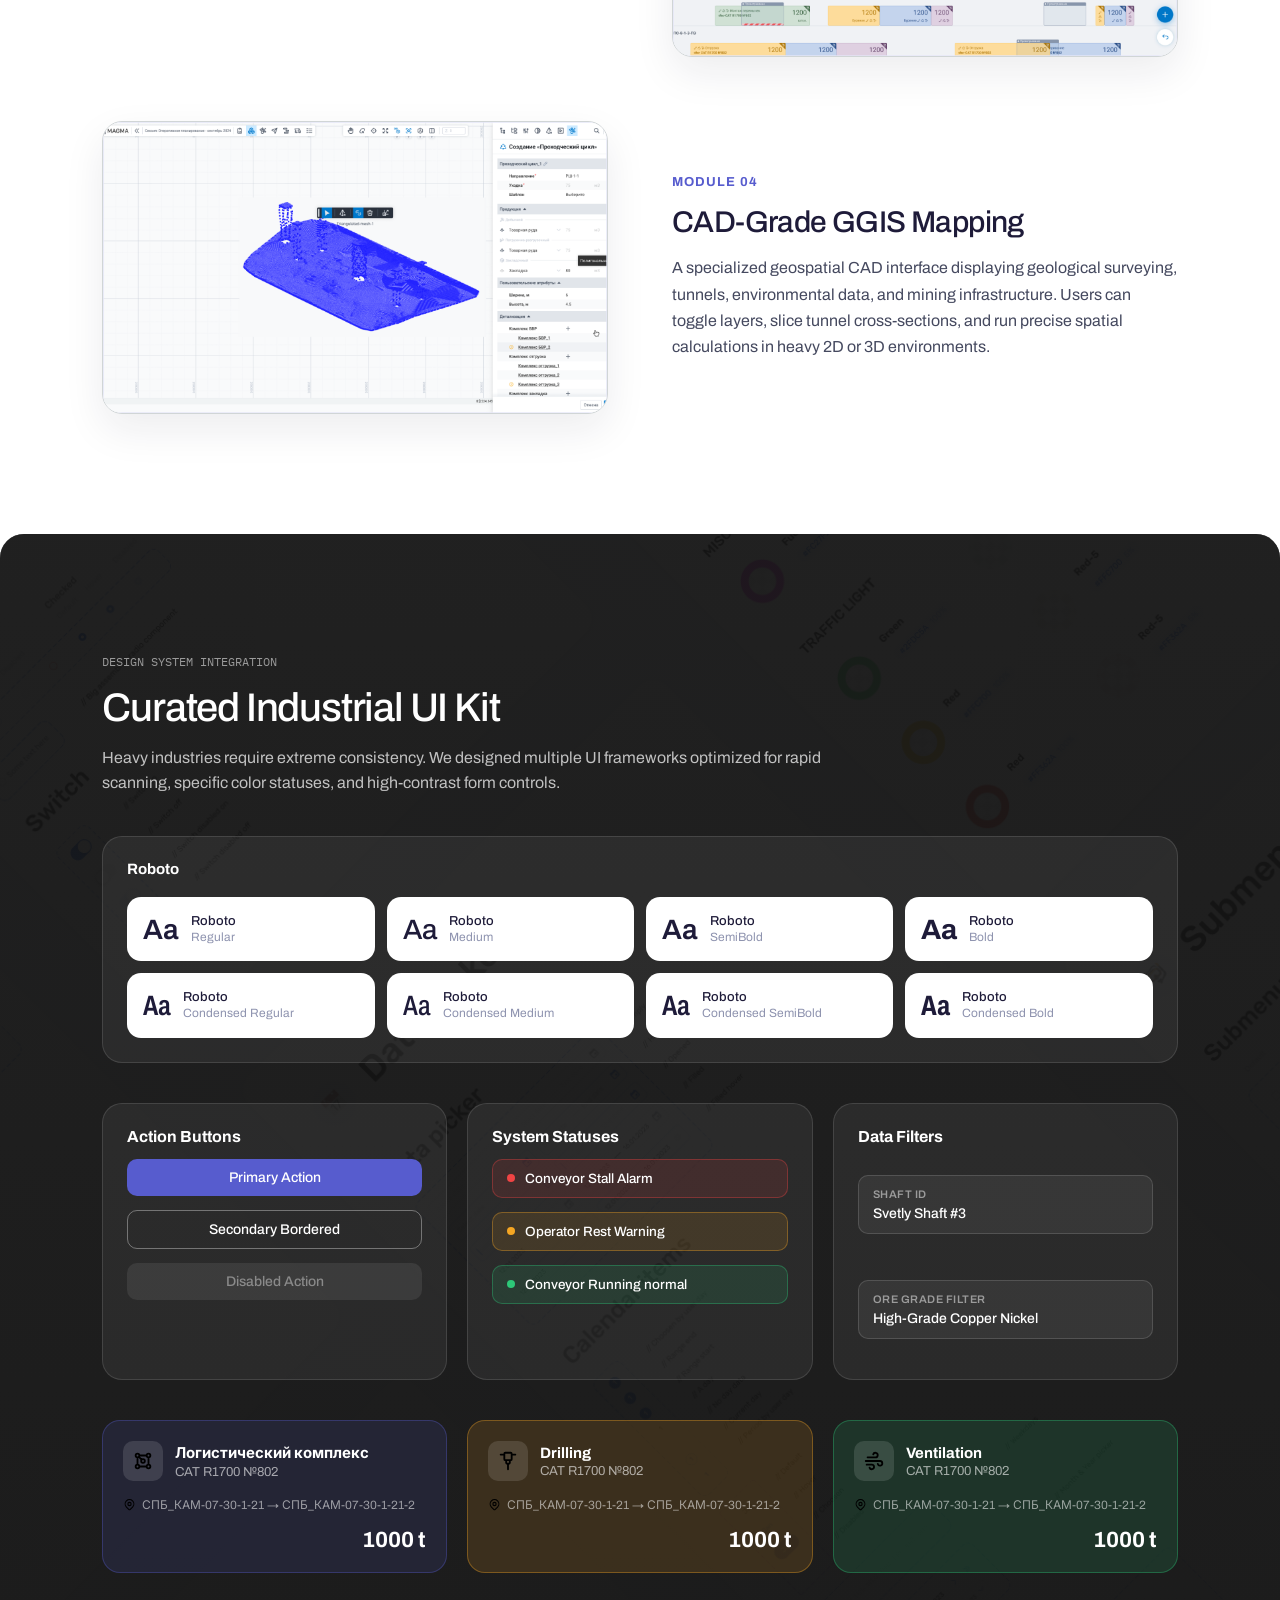
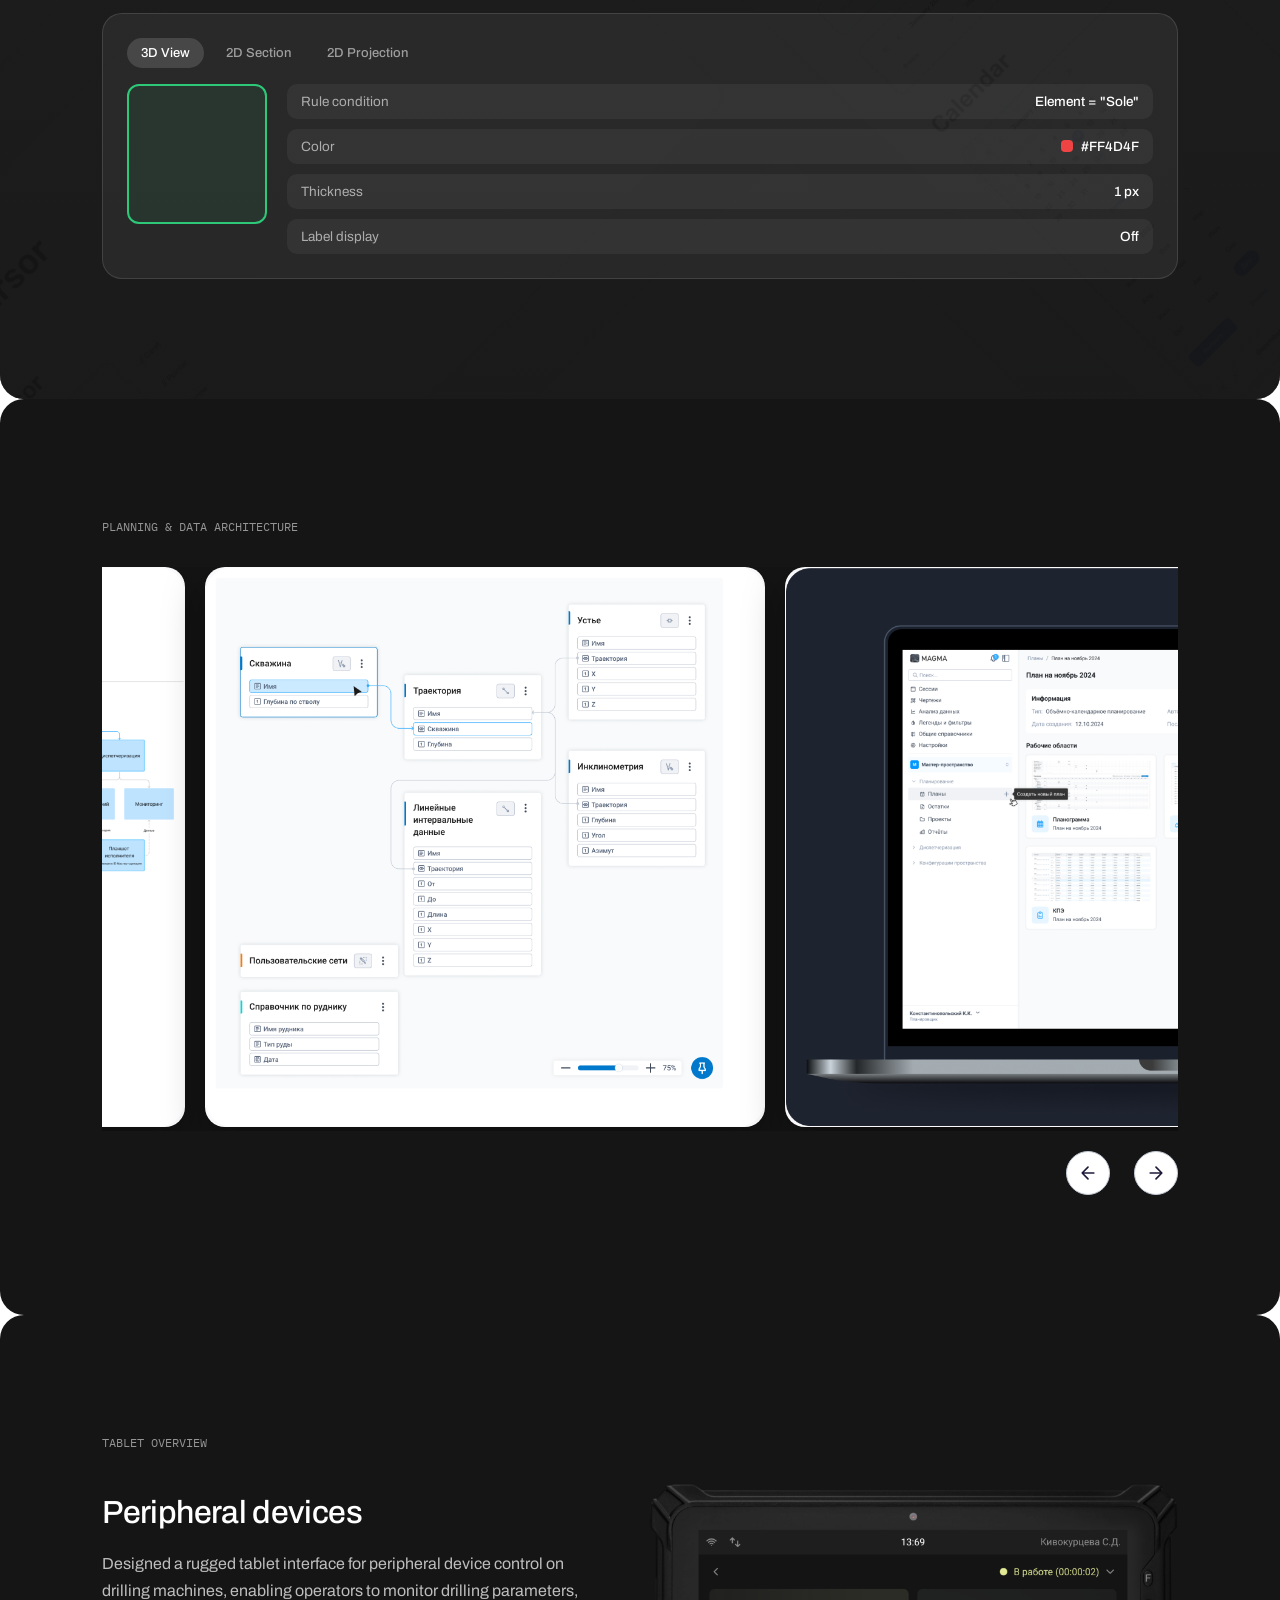
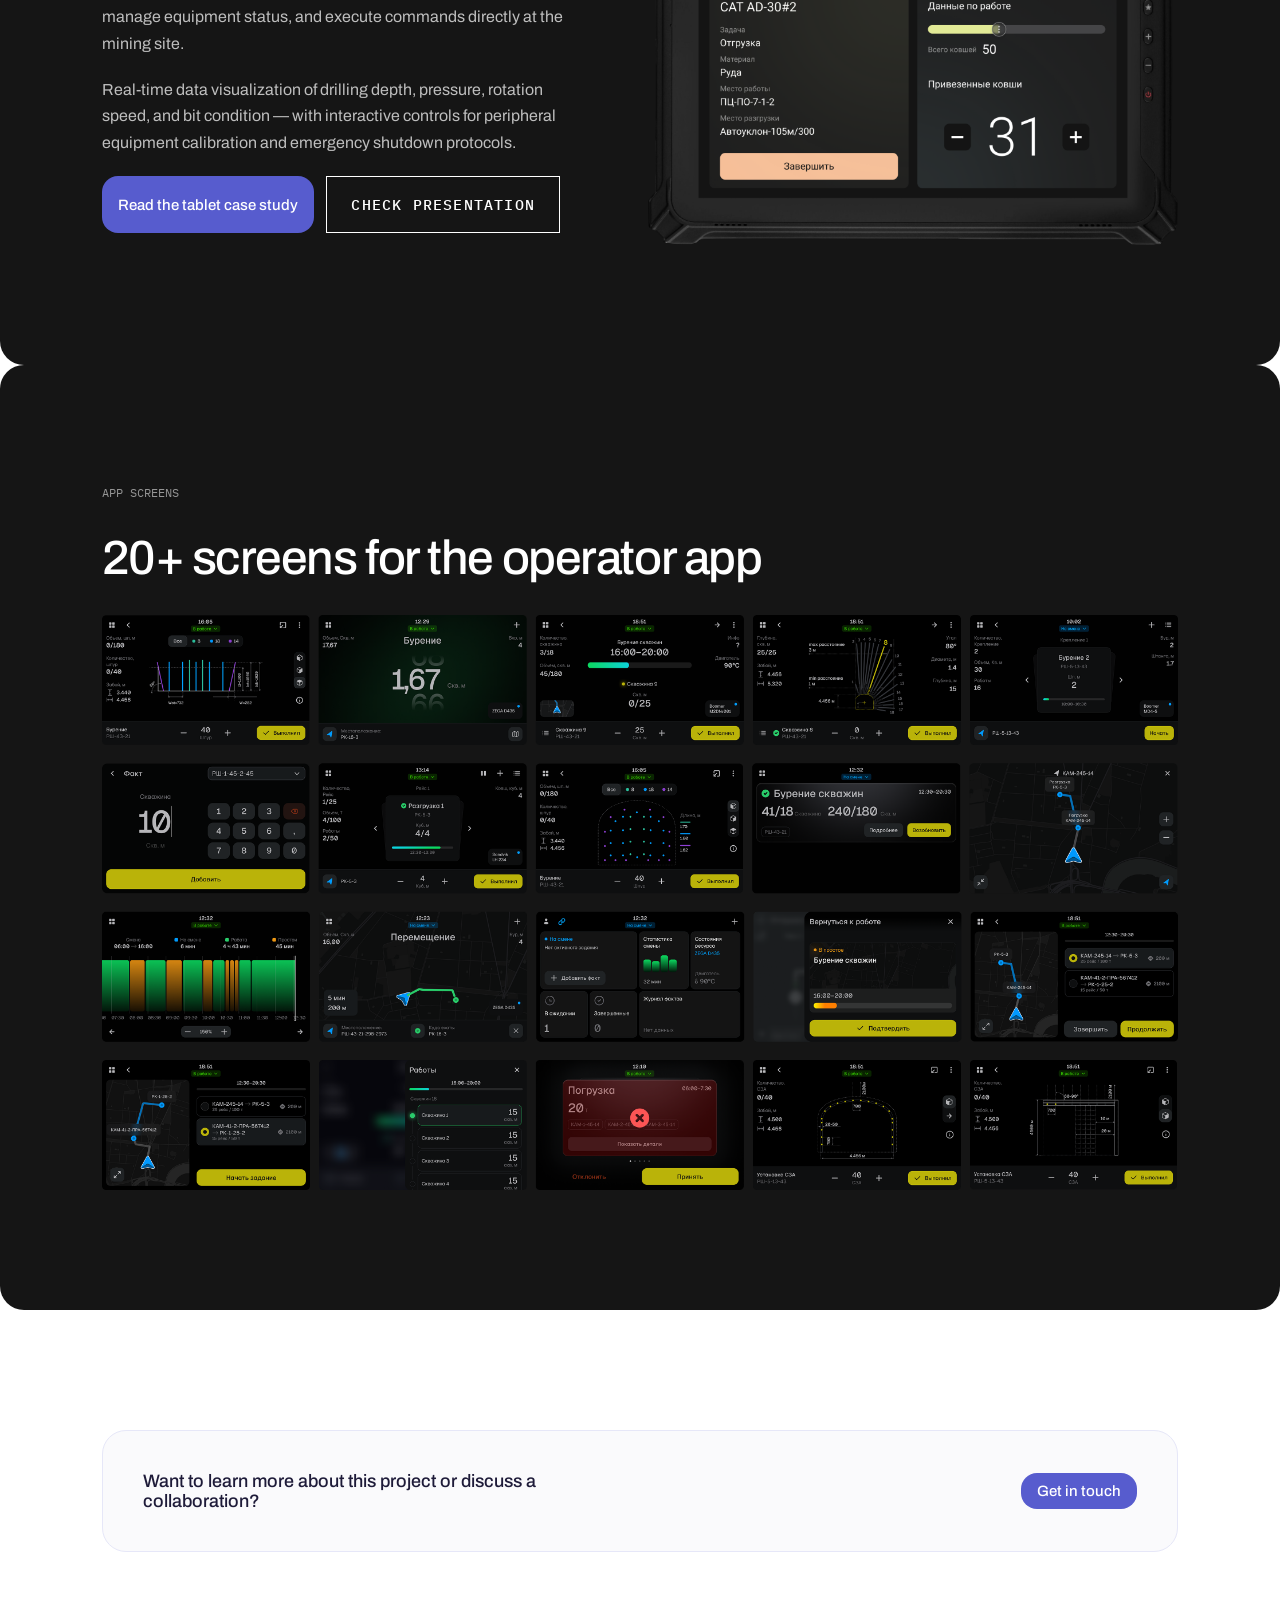
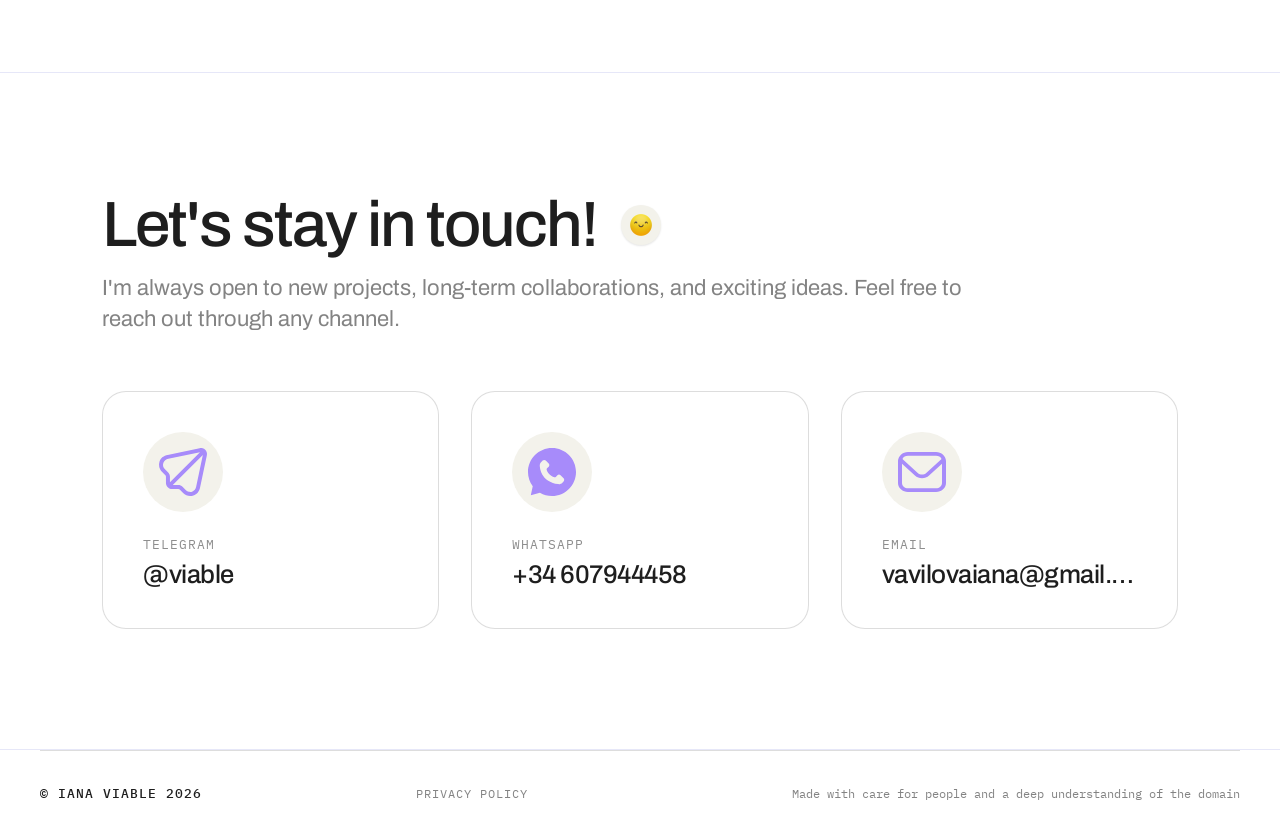
<file: case-studies/nornickel.html>
<!DOCTYPE html>
<html lang="en">
<head>
<meta charset="UTF-8">
<meta name="viewport" content="width=device-width, initial-scale=1.0">
<title data-ru="Норникель — Платформа ГГИС | Яна Вавилова">Nornickel Mining Platform — Case Study | Iana Vavilova</title>
<meta name="description" content="Case study: a next-generation CAD & GIS dispatching system for high-stakes underground mining operations at Nornickel." data-ru="Кейс: CAD- и ГГИС-система нового поколения для диспетчеризации подземных горных работ Норникеля.">
<link rel="icon" href="../favicon.ico" sizes="any">
<link rel="icon" href="../assets/img/favicon.svg" type="image/svg+xml">
<link rel="icon" href="../assets/img/favicon-32.png" sizes="32x32" type="image/png">
<link rel="icon" href="../assets/img/favicon-16.png" sizes="16x16" type="image/png">
<link rel="apple-touch-icon" href="../assets/img/apple-touch-icon.png">
<link rel="preconnect" href="https://fonts.googleapis.com">
<link rel="preconnect" href="https://fonts.gstatic.com" crossorigin>
<link href="https://fonts.googleapis.com/css2?family=Inter:ital,wght@0,400;0,500;0,600;0,700;0,800;0,900;1,500&family=Archivo:ital,wght@0,400;0,500;0,600;0,700;0,800;0,900;1,500&family=IBM+Plex+Mono:wght@400;500&display=swap" rel="stylesheet">
<link rel="stylesheet" href="../css/styles.css">
<link rel="stylesheet" href="../css/case-study.css">
<link rel="stylesheet" href="../css/case-tablet.css">
</head>
<body>

<a class="skip-link" href="#main" data-ru="Перейти к содержимому">Skip to content</a>

<header class="site-header">
  <div class="site-header__inner">
    <a href="../index.html" class="logo" aria-label="Iana Vavilova — home">
      <img src="../assets/img/photos/logo.png" alt="Iana Vavilova logo" width="59" height="36">
    </a>

    <nav class="main-nav" aria-label="Primary">
      <button class="main-nav__toggle" id="navToggle" aria-expanded="false" aria-controls="navLinks">
        <span></span><span></span><span></span>
        <span class="sr-only">Menu</span>
      </button>
      <div class="main-nav__links" id="navLinks">
        <a href="../index.html#mission" data-ru="Обо мне">About me</a>
        <a href="../index.html#case-studies" data-ru="Кейсы">Case studies</a>
        <a href="../index.html#ai-tools" data-ru="Навыки">Skills</a>
        <a href="../index.html#contacts" data-ru="Контакты">Contacts</a>
        <div class="main-nav__buttons">
          <button type="button" id="langToggle" class="tag tag--outline" data-ru="RU / EN" aria-label="Change language">EN / RU</button>
          <a class="tag tag--accent" href="https://www.figma.com/proto/rudZk6rEIAjRQLwwJBsMRe/Viable_personal-brand?node-id=20007962-11445&amp;p=f&amp;scaling=min-zoom&amp;content-scaling=fixed&amp;page-id=1213%3A22987&amp;starting-point-node-id=20007962%3A11445&amp;show-proto-sidebar=1" target="_blank" rel="noopener" data-ru="Презентация">Presentation</a>
          <a class="tag tag--dark" href="../assets/cv/Iana-Vavilova-CV.pdf" download="Iana-Vavilova-CV.pdf" target="_blank" rel="noopener" data-ru="Резюме" data-ru-href="../assets/cv/Yana-Vavilova-CV-RU.pdf" data-ru-download="Yana-Vavilova-CV-RU.pdf">CV</a>
          <div class="nav-socials" role="group" aria-label="Social links">
            <a class="nav-soc" href="https://t.me/viable" target="_blank" rel="noopener" aria-label="Telegram"><svg viewBox="0 0 20 20"><path d="M17.8813 2.04619C17.7844 1.96258 17.6666 1.90696 17.5405 1.88535C17.4144 1.86374 17.2848 1.87694 17.1656 1.92354L1.33283 8.11963C1.10844 8.20689 0.91847 8.36467 0.791518 8.56923C0.664565 8.7738 0.607501 9.01406 0.628917 9.25386C0.650332 9.49366 0.749068 9.72002 0.910259 9.89885C1.07145 10.0777 1.28637 10.1993 1.52267 10.2454L5.62501 11.0509V15.6251C5.62421 15.8743 5.69825 16.1179 5.83755 16.3245C5.97684 16.5311 6.17498 16.691 6.40626 16.7837C6.6372 16.878 6.89116 16.9006 7.13513 16.8487C7.37909 16.7967 7.60178 16.6725 7.77423 16.4923L9.75236 14.4407L12.8906 17.1876C13.1171 17.3884 13.4091 17.4996 13.7117 17.5001C13.8444 17.5 13.9762 17.4792 14.1024 17.4384C14.3086 17.373 14.494 17.2546 14.6403 17.0952C14.7865 16.9358 14.8885 16.7409 14.936 16.5298L18.107 2.73448C18.1354 2.61006 18.1294 2.48027 18.0896 2.35902C18.0498 2.23777 17.9778 2.12963 17.8813 2.04619ZM13.7133 16.2501L7.25392 10.586L16.5508 3.92276L13.7133 16.2501Z"/></svg></a>
            <a class="nav-soc" href="https://www.linkedin.com/in/vavilova/" target="_blank" rel="noopener" aria-label="LinkedIn"><svg viewBox="0 0 20 20"><path fill-rule="evenodd" d="M4.54075 19.5586V6.65985H0.253441V19.5586H4.54075ZM2.39707 4.89874C3.89214 4.89874 4.8227 3.90826 4.8227 2.67045C4.79484 1.40477 3.89215 0.441772 2.42544 0.441772C0.958878 0.441772 0 1.40477 0 2.67045C0 3.90826 0.930358 4.89874 2.36913 4.89874H2.39707Z"/><path fill-rule="evenodd" d="M6.91309 19.5586H11.2003V12.3554C11.2003 11.9699 11.2282 11.5848 11.3414 11.3092C11.6514 10.5389 12.3568 9.74121 13.5412 9.74121C15.0925 9.74121 15.7131 10.9241 15.7131 12.6581V19.5586H20V12.1626C20 8.20072 17.8849 6.35717 15.0642 6.35717C12.7513 6.35717 11.736 7.64994 11.1718 8.5305H11.2005V6.65985H6.9132C6.96946 7.87018 6.91309 19.5586 6.91309 19.5586Z"/></svg></a>
            <a class="nav-soc" href="https://wa.me/34607944458" data-ru-href="https://wa.me/79312444104" target="_blank" rel="noopener" aria-label="WhatsApp"><svg viewBox="0 0 20 20"><path d="M16.605 3.38509C14.9587 1.74447 12.7636 0.833008 10.4465 0.833008C5.62943 0.833008 1.72699 4.7219 1.72699 9.52224C1.72699 11.0413 2.15382 12.5604 2.88553 13.8365L1.66602 18.333L6.30016 17.1177C7.58065 17.7861 8.98309 18.1507 10.4465 18.1507C15.2636 18.1507 19.166 14.2618 19.166 9.46148C19.105 7.21322 18.2514 5.02572 16.605 3.38509ZM14.6538 12.6212C14.4709 13.1073 13.6172 13.5934 13.1904 13.6542C12.8245 13.715 12.3367 13.715 11.8489 13.5934C11.5441 13.4719 11.1172 13.3504 10.6294 13.1073C8.43431 12.1959 7.03187 10.0084 6.90992 9.82606C6.78797 9.70454 5.99529 8.67155 5.99529 7.5778C5.99529 6.48405 6.54406 5.99794 6.72699 5.75488C6.90992 5.51183 7.15382 5.51183 7.33675 5.51183C7.4587 5.51183 7.64162 5.51183 7.76357 5.51183C7.88553 5.51183 8.06845 5.45106 8.25138 5.87641C8.43431 6.30176 8.86114 7.39551 8.92211 7.45627C8.98309 7.5778 8.98309 7.69933 8.92211 7.82086C8.86114 7.94238 8.80016 8.06391 8.67821 8.18544C8.55626 8.30697 8.43431 8.48926 8.37333 8.55002C8.25138 8.67155 8.12943 8.79308 8.25138 8.97537C8.37333 9.21842 8.80016 9.88683 9.47089 10.4945C10.3246 11.2236 10.9953 11.4667 11.2392 11.5882C11.4831 11.7097 11.605 11.649 11.727 11.5275C11.8489 11.4059 12.2758 10.9198 12.3977 10.6768C12.5197 10.4337 12.7026 10.4945 12.8855 10.5552C13.0685 10.616 14.166 11.1629 14.3489 11.2844C14.5928 11.4059 14.7148 11.4667 14.7758 11.5275C14.8367 11.7097 14.8367 12.1351 14.6538 12.6212Z"/></svg></a>
          </div>
        </div>
      </div>
    </nav>
  </div>
</header>

<main id="main" class="cs-main">

  <div class="cs-back-row">
    <a class="cs-back-link" href="../index.html#case-studies">
      <svg viewBox="0 0 24 24" fill="none" stroke="currentColor" stroke-width="2" stroke-linecap="round" stroke-linejoin="round"><path d="M19 12H5M12 19l-7-7 7-7"/></svg>
      <span data-ru="Все кейсы">All case studies</span>
    </a>
  </div>

  <!-- Hero -->
  <section class="cs-hero">
    <div class="cs-hero__head">
      <span class="badge" data-ru="Тяжелая промышленность SaaS">Heavy Industry SaaS</span>
      <h1 class="cs-hero__title" data-ru="Платформа ГГИС Норникель">Nornickel Mining Platform</h1>
      <p class="cs-hero__subtitle" data-ru="CAD- и ГГИС-система нового поколения для диспетчеризации подземных горных работ в условиях повышенных рисков.">A next-generation CAD &amp; GIS dispatching system for high-stakes underground mining operations.</p>
    </div>

    <dl class="cs-meta-grid">
      <div class="cs-meta-item">
        <dt data-ru="Компания">Company</dt>
        <dd>RNT Group</dd>
      </div>
      <div class="cs-meta-item">
        <dt data-ru="Кейс">Case Study</dt>
        <dd data-ru="Архитектура UI/UX и CAD-дизайн">UI/UX Architecture &amp; CAD Design</dd>
      </div>
      <div class="cs-meta-item">
        <dt data-ru="Целевые устройства">Target Apps</dt>
        <dd data-ru="Десктоп и защищённый планшет">Desktop &amp; Rugged Tablet</dd>
      </div>
      <div class="cs-meta-item">
        <dt data-ru="Год реализации">Deployment Year</dt>
        <dd>2024</dd>
      </div>
    </dl>

    <div class="cs-hero__visual">
      <img src="../assets/img/case-studies/nornickel/hero-visual.jpg" alt="Dispatcher monitoring mining operations across multiple screens" width="1600" height="640" loading="eager">
    </div>
  </section>

  <!-- Design Team -->
  <section class="cs-section cs-section--tight">
    <span class="label-pill" data-ru="Команда">Design Team</span>
    <h2 class="cs-section-title" data-ru="Структура дизайн-команды">Design Team Structure</h2>

    <div class="cs-team-grid">
      <div class="cs-team-card">
        <img src="../assets/img/case-studies/nornickel/avatar-iana.jpg" alt="Iana Vavilova" width="80" height="80" loading="lazy">
        <span class="cs-team-card__name" data-ru="Яна Вавилова">Iana Vavilova</span>
        <span class="cs-team-card__role" data-ru="Ведущий дизайнер">Lead Designer</span>
      </div>
      <div class="cs-team-card">
        <img src="../assets/img/case-studies/nornickel/avatar-sonya.jpg" alt="Sonya" width="80" height="80" loading="lazy">
        <span class="cs-team-card__name" data-ru="Соня (Планшет)">Sonya (Tablet)</span>
        <span class="cs-team-card__role" data-ru="Middle UX/UI-дизайнер">Middle UX/UI</span>
      </div>
      <div class="cs-team-card">
        <img src="../assets/img/case-studies/nornickel/avatar-anna.jpg" alt="Anna" width="80" height="80" loading="lazy">
        <span class="cs-team-card__name" data-ru="Анна (Десктоп)">Anna (Desktop)</span>
        <span class="cs-team-card__role" data-ru="Middle UX/UI-дизайнер">Middle UX/UI</span>
      </div>
      <div class="cs-team-card">
        <img src="../assets/img/case-studies/nornickel/avatar-zlata.jpg" alt="Zlata" width="80" height="80" loading="lazy">
        <span class="cs-team-card__name" data-ru="Злата (Дизайн-система)">Zlata (DS)</span>
        <span class="cs-team-card__role" data-ru="Эксперт по дизайн-системам">Design System Expert</span>
      </div>
      <div class="cs-team-card">
        <img src="../assets/img/case-studies/nornickel/avatar-svetlana.jpg" alt="Svetlana" width="80" height="80" loading="lazy">
        <span class="cs-team-card__name" data-ru="Светлана (ГГИС)">Svetlana (GGIS)</span>
        <span class="cs-team-card__role" data-ru="UI-эксперт">UI Expert</span>
      </div>
    </div>
  </section>

  <!-- Core Roles -->
  <section class="cs-section cs-section--tight">
    <span class="label-pill" data-ru="Роли пользователей">User Roles Served</span>
    <h2 class="cs-roles-head" data-ru="Индивидуальные экраны для разных ролей">Custom views for distinct roles</h2>

    <ul class="cs-roles-grid">
      <li class="cs-role-pill"><img src="../assets/img/icons/person-filled.svg" alt="" width="16" height="16"><span data-ru="Руководитель предприятия">Enterprise Manager</span></li>
      <li class="cs-role-pill"><img src="../assets/img/icons/person-filled.svg" alt="" width="16" height="16"><span data-ru="Геолог">Geologist</span></li>
      <li class="cs-role-pill"><img src="../assets/img/icons/person-filled.svg" alt="" width="16" height="16"><span data-ru="Специалист по краткосрочному планированию">Short-term Planner</span></li>
      <li class="cs-role-pill"><img src="../assets/img/icons/person-filled.svg" alt="" width="16" height="16"><span data-ru="Специалист по пространственно-геологическому моделированию">Spatio-Geological Modeler</span></li>
      <li class="cs-role-pill"><img src="../assets/img/icons/person-filled.svg" alt="" width="16" height="16"><span data-ru="Маркшейдер">Mine Surveyor</span></li>
      <li class="cs-role-pill"><img src="../assets/img/icons/person-filled.svg" alt="" width="16" height="16"><span data-ru="Диспетчер">Dispatcher</span></li>
      <li class="cs-role-pill"><img src="../assets/img/icons/person-filled.svg" alt="" width="16" height="16"><span data-ru="Рабочий / Оператор">Worker/Operator</span></li>
    </ul>
  </section>

  <!-- Project Overview -->
  <section class="cs-overview-section" id="cs-overview">
    <div class="cs-overview-bg">
      <img src="../assets/img/case-studies/nornickel/overview-bg.png" alt="" aria-hidden="true" loading="lazy">
    </div>

    <div class="cs-overview-inner">
      <div class="cs-overview-top">
        <div class="cs-overview-panel">
          <span class="label-pill" data-ru="Обзор проекта">Project Overview</span>
          <h3 data-ru="Модернизация промышленного ПО с приоритетом на безопасность">Modernizing heavy industrial software with safety-first design</h3>
          <p data-ru="Подземные горные работы — среда с высокими ставками, где плохая читаемость интерфейса напрямую приводит к ошибкам оператора и нарушению протоколов безопасности. Задача заключалась в проектировании комплексной геологической, маркшейдерской и диспетчерской экосистемы для масштабных горнодобывающих объектов Норникеля.">Underground mining operations are high-stakes environments where poor legibility translates directly to operator error or compromised safety protocols. The objective was to design a comprehensive geological, surveying, and dispatching ecosystem for Nornickel's massive mining properties.</p>
          <p data-ru="Мы разработали оптимизированную дизайн-систему, адаптированную для сложных CAD-чертежей, аналитики пространственных данных в реальном времени и контрастного отображения в тёмных условиях — на защищённых планшетах и десктоп-мониторах.">We delivered an optimized design system tailored for highly complex CAD blueprints, real-time spatial analytics, and high-contrast dark environments on rugged outdoor tablets and desktop monitors.</p>

          <div class="cs-whatfor">
            <h4 data-ru="Для чего?">What for?</h4>
            <div class="cs-whatfor-grid">
              <div class="cs-whatfor-item">
                <span class="cs-icon-box"><img src="../assets/img/icons/gantt.svg" alt="" width="18" height="18"></span>
                <p data-ru="Разработка долгосрочных и краткосрочных планов добычи на месторождениях.">Development of long-term and short-term mining production plans at mining sites.</p>
              </div>
              <div class="cs-whatfor-item">
                <span class="cs-icon-box"><img src="../assets/img/icons/desktop-analytics.svg" alt="" width="18" height="18"></span>
                <p data-ru="Мониторинг процесса горных работ на объектах.">Monitoring of the mining process at mine sites.</p>
              </div>
              <div class="cs-whatfor-item">
                <span class="cs-icon-box"><img src="../assets/img/icons/dump-truck.svg" alt="" width="18" height="18"></span>
                <p data-ru="Выполнение задач на горном и промышленном оборудовании.">Execution of tasks on mining and industrial equipment.</p>
              </div>
              <div class="cs-whatfor-item">
                <span class="cs-icon-box"><img src="../assets/img/icons/cube-3d.svg" alt="" width="18" height="18"></span>
                <p data-ru="Анализ грунта на содержание полезных ископаемых.">Soil analysis for the content of mineral resources.</p>
              </div>
            </div>
          </div>
        </div>
      </div>

      <div class="cs-overview-bottom">
        <div class="cs-challenge-card">
          <h3 data-ru="Вызовы">The Challenge</h3>
          <span class="cs-challenge-label" data-ru="Узкие места устаревшей системы">Legacy Bottlenecks</span>
          <ul class="cs-challenge-list">
            <li data-ru="Перегруженные интерфейсы, вызывающие когнитивную усталость у диспетчеров.">Overwhelming interface layouts causing dispatcher cognitive fatigue.</li>
            <li data-ru="Плохая читаемость в тёмных подземных туннелях на защищённых планшетах.">Poor legibility in dark underground tunnels on portable rugged tablets.</li>
            <li data-ru="Несогласованные масштабы компонентов между десктоп CAD-мониторами и портативными устройствами.">Inconsistent component scales across desktop CAD monitors and hand-held units.</li>
            <li data-ru="Множество разнородных этапов процесса с использованием разных устройств, требующих единой и последовательной дизайн-системы.">A lot of different parts of the process with diverse devices included, which require unique design system and consistency.</li>
          </ul>
        </div>
      </div>
    </div>
  </section>

  <!-- Key Features -->
  <section class="cs-section" id="cs-features">
    <span class="label-pill" data-ru="Ключевые модули платформы">Core Platform Modules</span>
    <h2 class="cs-section-title" data-ru="Ключевые функции и модули">Key Features &amp; Modules</h2>

    <div class="cs-features">
      <div class="cs-feature-row">
        <div class="cs-feature-text">
          <span class="cs-feature-badge">Module 01</span>
          <h3 data-ru="Диспетчеризация в реальном времени">Real-time Dispatching Control</h3>
          <p data-ru="Позволяет диспетчерам управлять и координировать технику, персонал и перемещение рудной массы в реальном времени. Интерфейс обрабатывает десятки потоков данных, статусных триггеров и критических оповещений, не перегружая рабочий экран.">Empowering dispatchers to manage and coordinate equipment, personnel, and ore material movement in real-time. The interface processes dozens of streaming feeds, status triggers, and critical alarms without overwhelming the desk layout.</p>
        </div>
        <div class="cs-feature-visual">
          <img src="../assets/img/case-studies/nornickel/feature-01-dispatching.png" alt="Real-time dispatching control screen" loading="lazy">
        </div>
      </div>

      <div class="cs-feature-row cs-feature-row--reverse">
        <div class="cs-feature-text">
          <span class="cs-feature-badge">Module 02</span>
          <h3 data-ru="Система учёта рудопотока">Conveyor &amp; Ore Flow System</h3>
          <p data-ru="Трекер контроля материального потока, фиксирующий физические объёмы, перемещаемые подземными подъёмниками. Визуализированные схемы показывают статусы мест хранения, активные зоны погрузки и отклонение между плановой и фактической тоннажностью.">A material flow control tracker recording physical volumes traveling on underground hoists. Visualized schemes indicate storage location statuses, active load areas, and the delta between planned target capacity and actual tonnage transported.</p>
        </div>
        <div class="cs-feature-visual">
          <img src="../assets/img/case-studies/nornickel/feature-02-conveyor.png" alt="Ore flow and conveyor tracking screen" loading="lazy">
        </div>
      </div>

      <div class="cs-feature-row">
        <div class="cs-feature-text">
          <span class="cs-feature-badge">Module 03</span>
          <h3 data-ru="Интерактивное планирование по диаграмме Ганта">Interactive Gantt Scheduling</h3>
          <p data-ru="Мы полностью пересобрали устаревшие таймлайны. Традиционные промышленные диаграммы планирования слишком плотные и однообразные. Мы спроектировали интерактивный контрастный таймлайн с быстрым перетаскиванием карточек, изменением длительности и понятной цветовой кодировкой смен.">We completely restructured legacy timelines. Traditional industrial planning diagrams are too dense and uniform. We engineered an interactive, high-contrast timeline enabling rapid card drag-and-drop, length trimming, and clean color-coded shifts.</p>
        </div>
        <div class="cs-feature-visual">
          <img src="../assets/img/case-studies/nornickel/feature-03-gantt.png" alt="Interactive Gantt scheduling screen" loading="lazy">
        </div>
      </div>

      <div class="cs-feature-row cs-feature-row--reverse">
        <div class="cs-feature-text">
          <span class="cs-feature-badge">Module 04</span>
          <h3 data-ru="ГГИС-картография CAD-уровня">CAD-Grade GGIS Mapping</h3>
          <p data-ru="Специализированный геопространственный CAD-интерфейс, отображающий геологическую съёмку, туннели, экологические данные и горную инфраструктуру. Пользователи могут переключать слои, строить поперечные сечения туннелей и выполнять точные пространственные расчёты в сложных 2D- и 3D-средах.">A specialized geospatial CAD interface displaying geological surveying, tunnels, environmental data, and mining infrastructure. Users can toggle layers, slice tunnel cross-sections, and run precise spatial calculations in heavy 2D or 3D environments.</p>
        </div>
        <div class="cs-feature-visual">
          <img src="../assets/img/case-studies/nornickel/feature-04-cad-mapping.png" alt="CAD-grade GGIS mapping screen" loading="lazy">
        </div>
      </div>
    </div>
  </section>

  <!-- Design System Showcase -->
  <section class="cs-ds-section" id="cs-design-system">
    <div class="cs-ds-section__bg">
      <img src="../assets/img/case-studies/nornickel/design-system-tiles.png" alt="" aria-hidden="true" loading="lazy">
    </div>
    <div class="cs-ds-section__inner">
      <div class="cs-ds-head">
        <span class="label-pill label-pill--dark" data-ru="Интеграция дизайн-системы">Design System Integration</span>
        <h2 data-ru="Продуманный промышленный UI-кит">Curated Industrial UI Kit</h2>
        <p data-ru="Тяжёлая промышленность требует исключительной согласованности. Мы спроектировали несколько UI-фреймворков, оптимизированных для быстрого сканирования, статусной цветовой кодировки и контрастных элементов форм.">Heavy industries require extreme consistency. We designed multiple UI frameworks optimized for rapid scanning, specific color statuses, and high-contrast form controls.</p>
      </div>

      <!-- Typography -->
      <div class="cs-ds-panel">
        <h3>Roboto</h3>
        <div class="cs-ds-type-grid">
          <div class="cs-ds-type-tile"><span class="cs-ds-type-aa">Aa</span><span class="cs-ds-type-meta"><span>Roboto</span><span>Regular</span></span></div>
          <div class="cs-ds-type-tile"><span class="cs-ds-type-aa" style="font-weight:500;">Aa</span><span class="cs-ds-type-meta"><span>Roboto</span><span>Medium</span></span></div>
          <div class="cs-ds-type-tile"><span class="cs-ds-type-aa" style="font-weight:600;">Aa</span><span class="cs-ds-type-meta"><span>Roboto</span><span>SemiBold</span></span></div>
          <div class="cs-ds-type-tile"><span class="cs-ds-type-aa" style="font-weight:700;">Aa</span><span class="cs-ds-type-meta"><span>Roboto</span><span>Bold</span></span></div>
          <div class="cs-ds-type-tile"><span class="cs-ds-type-aa" style="font-stretch:condensed;">Aa</span><span class="cs-ds-type-meta"><span>Roboto</span><span data-ru="Condensed Regular">Condensed Regular</span></span></div>
          <div class="cs-ds-type-tile"><span class="cs-ds-type-aa" style="font-stretch:condensed;font-weight:500;">Aa</span><span class="cs-ds-type-meta"><span>Roboto</span><span data-ru="Condensed Medium">Condensed Medium</span></span></div>
          <div class="cs-ds-type-tile"><span class="cs-ds-type-aa" style="font-stretch:condensed;font-weight:600;">Aa</span><span class="cs-ds-type-meta"><span>Roboto</span><span data-ru="Condensed SemiBold">Condensed SemiBold</span></span></div>
          <div class="cs-ds-type-tile"><span class="cs-ds-type-aa" style="font-stretch:condensed;font-weight:700;">Aa</span><span class="cs-ds-type-meta"><span>Roboto</span><span data-ru="Condensed Bold">Condensed Bold</span></span></div>
        </div>
      </div>

      <!-- Component cards -->
      <div class="cs-ds-cards-grid">
        <div class="cs-ds-card">
          <h3 data-ru="Кнопки действий">Action Buttons</h3>
          <span class="cs-ds-btn-mock cs-ds-btn-mock--primary" data-ru="Основное действие">Primary Action</span>
          <span class="cs-ds-btn-mock cs-ds-btn-mock--secondary" data-ru="Второстепенное действие">Secondary Bordered</span>
          <span class="cs-ds-btn-mock cs-ds-btn-mock--disabled" data-ru="Недоступное действие">Disabled Action</span>
        </div>

        <div class="cs-ds-card">
          <h3 data-ru="Статусы системы">System Statuses</h3>
          <span class="cs-ds-status-row cs-ds-status-row--danger"><i class="cs-ds-status-row__dot"></i><span data-ru="Авария остановки конвейера">Conveyor Stall Alarm</span></span>
          <span class="cs-ds-status-row cs-ds-status-row--warning"><i class="cs-ds-status-row__dot"></i><span data-ru="Предупреждение об отдыхе оператора">Operator Rest Warning</span></span>
          <span class="cs-ds-status-row cs-ds-status-row--success"><i class="cs-ds-status-row__dot"></i><span data-ru="Конвейер работает штатно">Conveyor Running normal</span></span>
        </div>

        <div class="cs-ds-card">
          <h3 data-ru="Фильтры данных">Data Filters</h3>
          <dl class="cs-ds-filter">
            <dt data-ru="ID ствола">Shaft ID</dt>
            <dd data-ru="Ствол «Светлый» №3">Svetly Shaft #3</dd>
          </dl>
          <dl class="cs-ds-filter">
            <dt data-ru="Фильтр сортности руды">Ore Grade Filter</dt>
            <dd data-ru="Высокосортный медно-никелевый">High-Grade Copper Nickel</dd>
          </dl>
        </div>
      </div>

      <!-- Equipment status cards -->
      <div class="cs-ds-equipment-grid">
        <div class="cs-ds-equipment-card cs-ds-equipment-card--blue">
          <div class="cs-ds-equipment-card__top">
            <span class="cs-ds-equipment-card__icon"><img src="../assets/img/icons/topology.svg" alt="" width="22" height="22"></span>
            <span>
              <span class="cs-ds-equipment-card__title">Логистический комплекс</span><br>
              <span class="cs-ds-equipment-card__subtitle">CAT R1700 №802</span>
            </span>
          </div>
          <span class="cs-ds-equipment-card__route"><img src="../assets/img/icons/map-pin.svg" alt="" width="13" height="13">СПБ_КАМ-07-30-1-21 → СПБ_КАМ-07-30-1-21-2</span>
          <div class="cs-ds-equipment-card__bottom">
            <span></span>
            <span class="cs-ds-equipment-card__value">1000 <span data-ru="т.">t</span></span>
          </div>
        </div>

        <div class="cs-ds-equipment-card cs-ds-equipment-card--amber">
          <div class="cs-ds-equipment-card__top">
            <span class="cs-ds-equipment-card__icon"><img src="../assets/img/icons/drill.svg" alt="" width="22" height="22"></span>
            <span>
              <span class="cs-ds-equipment-card__title" data-ru="Бурение">Drilling</span><br>
              <span class="cs-ds-equipment-card__subtitle">CAT R1700 №802</span>
            </span>
          </div>
          <span class="cs-ds-equipment-card__route"><img src="../assets/img/icons/map-pin.svg" alt="" width="13" height="13">СПБ_КАМ-07-30-1-21 → СПБ_КАМ-07-30-1-21-2</span>
          <div class="cs-ds-equipment-card__bottom">
            <span></span>
            <span class="cs-ds-equipment-card__value">1000 <span data-ru="т.">t</span></span>
          </div>
        </div>

        <div class="cs-ds-equipment-card cs-ds-equipment-card--green">
          <div class="cs-ds-equipment-card__top">
            <span class="cs-ds-equipment-card__icon"><img src="../assets/img/icons/wind.svg" alt="" width="22" height="22"></span>
            <span>
              <span class="cs-ds-equipment-card__title" data-ru="Проветривание">Ventilation</span><br>
              <span class="cs-ds-equipment-card__subtitle">CAT R1700 №802</span>
            </span>
          </div>
          <span class="cs-ds-equipment-card__route"><img src="../assets/img/icons/map-pin.svg" alt="" width="13" height="13">СПБ_КАМ-07-30-1-21 → СПБ_КАМ-07-30-1-21-2</span>
          <div class="cs-ds-equipment-card__bottom">
            <span></span>
            <span class="cs-ds-equipment-card__value">1000 <span data-ru="т.">t</span></span>
          </div>
        </div>
      </div>

      <!-- Rule / legend builder panel -->
      <div class="cs-ds-panel cs-ds-legend">
        <div class="cs-ds-legend-tabs">
          <span class="cs-ds-legend-tab is-active" data-ru="Вид 3D">3D View</span>
          <span class="cs-ds-legend-tab" data-ru="Срез 2D">2D Section</span>
          <span class="cs-ds-legend-tab" data-ru="Проекция 2D">2D Projection</span>
        </div>
        <div class="cs-ds-legend-body">
          <div class="cs-ds-legend-preview"></div>
          <div class="cs-ds-legend-rows">
            <div class="cs-ds-legend-row"><span data-ru="Условие правила">Rule condition</span><span data-ru="Элемент = «Подошва»">Element = "Sole"</span></div>
            <div class="cs-ds-legend-row"><span data-ru="Цвет">Color</span><span class="cs-ds-legend-swatch"><i></i>#FF4D4F</span></div>
            <div class="cs-ds-legend-row"><span data-ru="Толщина">Thickness</span><span>1 px</span></div>
            <div class="cs-ds-legend-row"><span data-ru="Отображение метки">Label display</span><span data-ru="Выкл.">Off</span></div>
          </div>
        </div>
      </div>
    </div>
  </section>

  <!-- Additional Views carousel -->
  <section class="cs-carousel-section" id="cs-carousel">
    <div class="cs-carousel-section__bg"></div>
    <div class="cs-carousel-section__inner">
      <span class="label-pill label-pill--dark" data-ru="Планирование и архитектура данных">Planning &amp; Data Architecture</span>

      <div class="cs-carousel">
        <div class="cs-carousel__track" tabindex="0">
          <div class="cs-carousel__slide">
            <img src="../assets/img/case-studies/nornickel/carousel-01-data-schema.png" alt="Drilling data schema: wellbore, trajectory, wellhead and inclinometry entities" loading="lazy">
          </div>
          <div class="cs-carousel__slide">
            <img src="../assets/img/case-studies/nornickel/carousel-02-planning-workspace.png" alt="MAGMA planning workspace showing a monthly plan and its work areas" loading="lazy">
          </div>
          <div class="cs-carousel__slide">
            <img src="../assets/img/case-studies/nornickel/carousel-03-schedule-filters.png" alt="Schedule display settings panel for filtering products and work types" loading="lazy">
          </div>
          <div class="cs-carousel__slide">
            <img src="../assets/img/case-studies/nornickel/carousel-04-scenario-flow.png" alt="System scenario flowchart from authorization to dispatching and monitoring" loading="lazy">
          </div>
        </div>
        <div class="cs-carousel__nav-row">
          <button type="button" class="cs-carousel__nav cs-carousel__nav--prev" aria-label="Previous" data-ru-aria-label="Назад">
            <svg viewBox="0 0 24 24" fill="none" stroke="currentColor" stroke-width="2" stroke-linecap="round" stroke-linejoin="round"><path d="M19 12H5M12 19l-7-7 7-7"/></svg>
          </button>
          <button type="button" class="cs-carousel__nav cs-carousel__nav--next" aria-label="Next" data-ru-aria-label="Вперёд">
            <svg viewBox="0 0 24 24" fill="none" stroke="currentColor" stroke-width="2" stroke-linecap="round" stroke-linejoin="round"><path d="M5 12h14M12 5l7 7-7 7"/></svg>
          </button>
        </div>
      </div>
    </div>
  </section>

  <!-- Tablet Overview -->
  <section class="cs-tablet-section" id="cs-tablet">
    <div class="cs-tablet-section__bg"></div>
    <div class="cs-tablet-section__inner">
      <span class="label-pill label-pill--dark" data-ru="Обзор планшета">TABLET Overview</span>

      <div class="cs-tablet-grid">
        <div class="cs-tablet-text">
          <h3 data-ru="Периферийные устройства">Peripheral devices</h3>
          <p data-ru="Спроектирован интерфейс защищённого планшета для управления периферийными устройствами буровых машин — операторы могут отслеживать параметры бурения, управлять статусом оборудования и выполнять команды прямо на месте работ.">Designed a rugged tablet interface for peripheral device control on drilling machines, enabling operators to monitor drilling parameters, manage equipment status, and execute commands directly at the mining site.</p>
          <p data-ru="Визуализация в реальном времени глубины бурения, давления, скорости вращения и состояния долота — с интерактивным управлением калибровкой периферийного оборудования и протоколами аварийной остановки.">Real-time data visualization of drilling depth, pressure, rotation speed, and bit condition — with interactive controls for peripheral equipment calibration and emergency shutdown protocols.</p>
          <div class="nt-link-row">
            <a class="tag tag--accent" href="nornickel-tablet.html" data-ru="Читать кейс планшета">Read the tablet case study</a>
            <a class="tag tag--outline" href="https://www.figma.com/proto/rudZk6rEIAjRQLwwJBsMRe/Viable_personal-brand?node-id=20007962-11445&amp;p=f&amp;t=sg4oWDETdWKKeh3u-1&amp;scaling=min-zoom&amp;content-scaling=fixed&amp;page-id=1213%3A22987&amp;starting-point-node-id=20007962%3A11445" target="_blank" rel="noopener" data-ru="Смотреть презентацию" data-ru-href="https://www.figma.com/proto/rudZk6rEIAjRQLwwJBsMRe/Viable_personal-brand?node-id=20007771-7284&amp;p=f&amp;t=vNckKan8vcx1uxIu-1&amp;scaling=min-zoom&amp;content-scaling=fixed&amp;page-id=76%3A883&amp;starting-point-node-id=20007771%3A7284">Check presentation</a>
          </div>
        </div>
        <div class="cs-tablet-visual">
          <img src="../assets/img/case-studies/nornickel/tablet-main-screen.png" alt="Rugged tablet screen showing dispatch task and bucket load tracking" loading="lazy">
        </div>
      </div>
    </div>
  </section>

  <!-- Screens grid -->
  <section class="cs-screens-section" id="cs-screens">
    <div class="cs-screens-section__bg"></div>
    <div class="cs-screens-section__inner">
      <span class="label-pill label-pill--dark" data-ru="Экраны приложения">App Screens</span>
      <h2 class="cs-section-title cs-section-title--dark" data-ru="20+ экранов для оператора">20+ screens for the operator app</h2>
      <div class="cs-screens-grid">
        <img src="../assets/img/case-studies/nornickel/screens-grid.png" alt="Grid of 20+ operator app screens" loading="lazy">
      </div>
    </div>
  </section>

  <!-- CTA back to portfolio -->
  <section class="cs-section cs-section--tight">
    <div class="cs-cta">
      <p data-ru="Хотите узнать больше об этом проекте или обсудить сотрудничество?">Want to learn more about this project or discuss a collaboration?</p>
      <a class="tag tag--accent" href="../index.html#contacts" data-ru="Связаться со мной">Get in touch</a>
    </div>
  </section>

  <!-- Contacts -->
  <section class="contacts" id="contacts">
    <div class="contacts__header">
      <div class="contacts__title-row">
        <h2 data-ru="Давайте общаться!">Let's stay in touch!</h2>
        <span class="smiley-bubble smiley-bubble--card" aria-hidden="true"><img src="../assets/img/icons/smile-emoji.png" alt="" width="24" height="24"></span>
      </div>
      <p data-ru="Я всегда открыта для новых проектов, долгосрочного сотрудничества и классных идей. Свяжитесь со мной любым удобным способом.">I'm always open to new projects, long-term collaborations, and exciting ideas. Feel free to reach out through any channel.</p>
    </div>

    <div class="contact-cards">
      <a class="contact-card" href="https://t.me/viable" target="_blank" rel="noopener">
        <span class="contact-card__icon contact-card__icon--figma"><img src="../assets/img/icons/contact-telegram.svg" alt="" width="80" height="80"></span>
        <span class="contact-card__text">
          <span class="contact-card__label">Telegram</span>
          <span class="contact-card__value">@viable</span>
        </span>
      </a>
      <a class="contact-card" href="https://wa.me/34607944458" data-ru-href="https://wa.me/79312444104" target="_blank" rel="noopener">
        <span class="contact-card__icon contact-card__icon--figma"><img src="../assets/img/icons/contact-whatsapp.svg" alt="" width="80" height="80"></span>
        <span class="contact-card__text">
          <span class="contact-card__label">WhatsApp</span>
          <span class="contact-card__value" data-ru="+7 931 2444104">+34 607944458</span>
        </span>
      </a>
      <a class="contact-card" href="mailto:vavilovaiana@gmail.com">
        <span class="contact-card__icon contact-card__icon--figma"><img src="../assets/img/icons/contact-email.svg" alt="" width="80" height="80"></span>
        <span class="contact-card__text">
          <span class="contact-card__label" data-ru="Электронная почта">Email</span>
          <span class="contact-card__value">vavilovaiana@gmail.com</span>
        </span>
      </a>
    </div>
  </section>

</main>

<footer class="site-footer site-footer--bc">
  <p class="site-footer__copy">&copy; Iana Viable <span id="year">2026</span></p>
  <p class="site-footer__link" data-ru="Политика конфиденциальности">Privacy policy</p>
  <p class="site-footer__tagline" data-ru="Сделано с вниманием к людям, с глубоким пониманием предметной области">Made with care for people and a deep understanding of the domain</p>
</footer>

<script src="../js/main.js"></script>
</body>
</html>
</file>
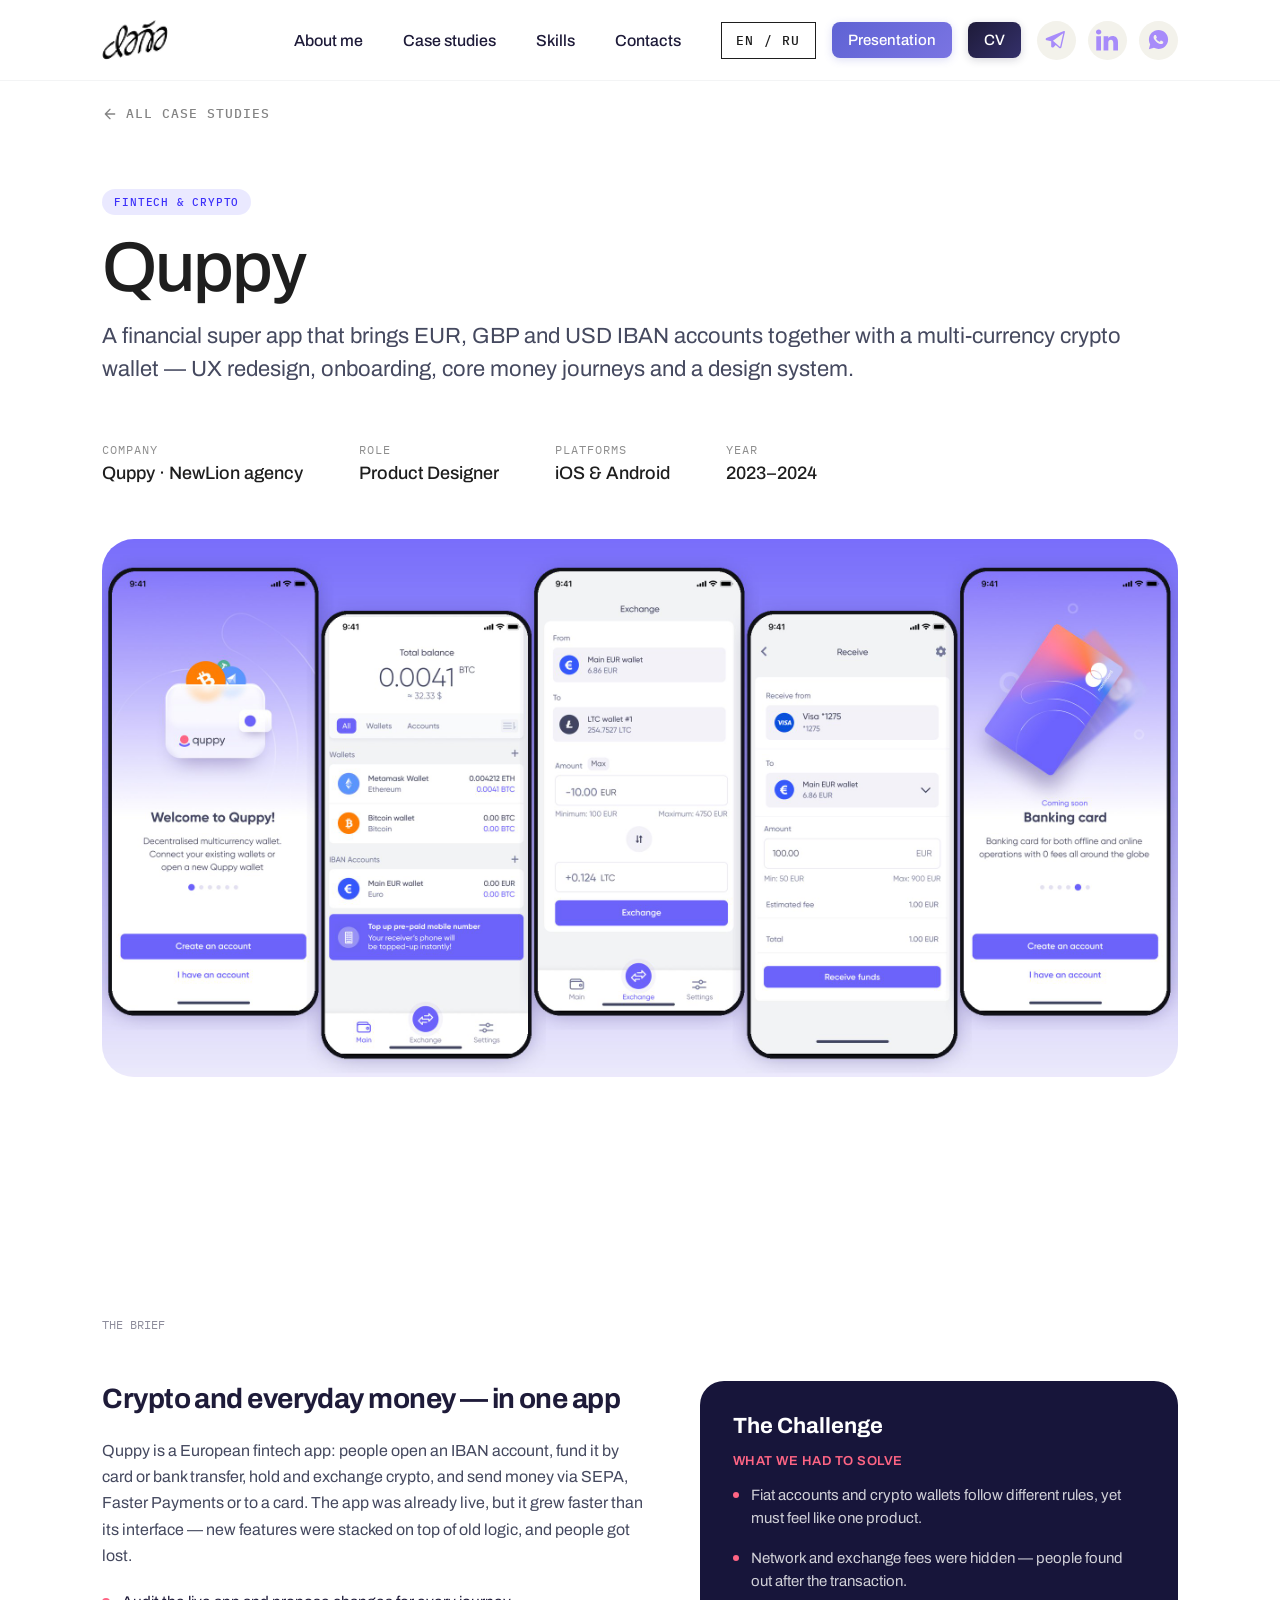
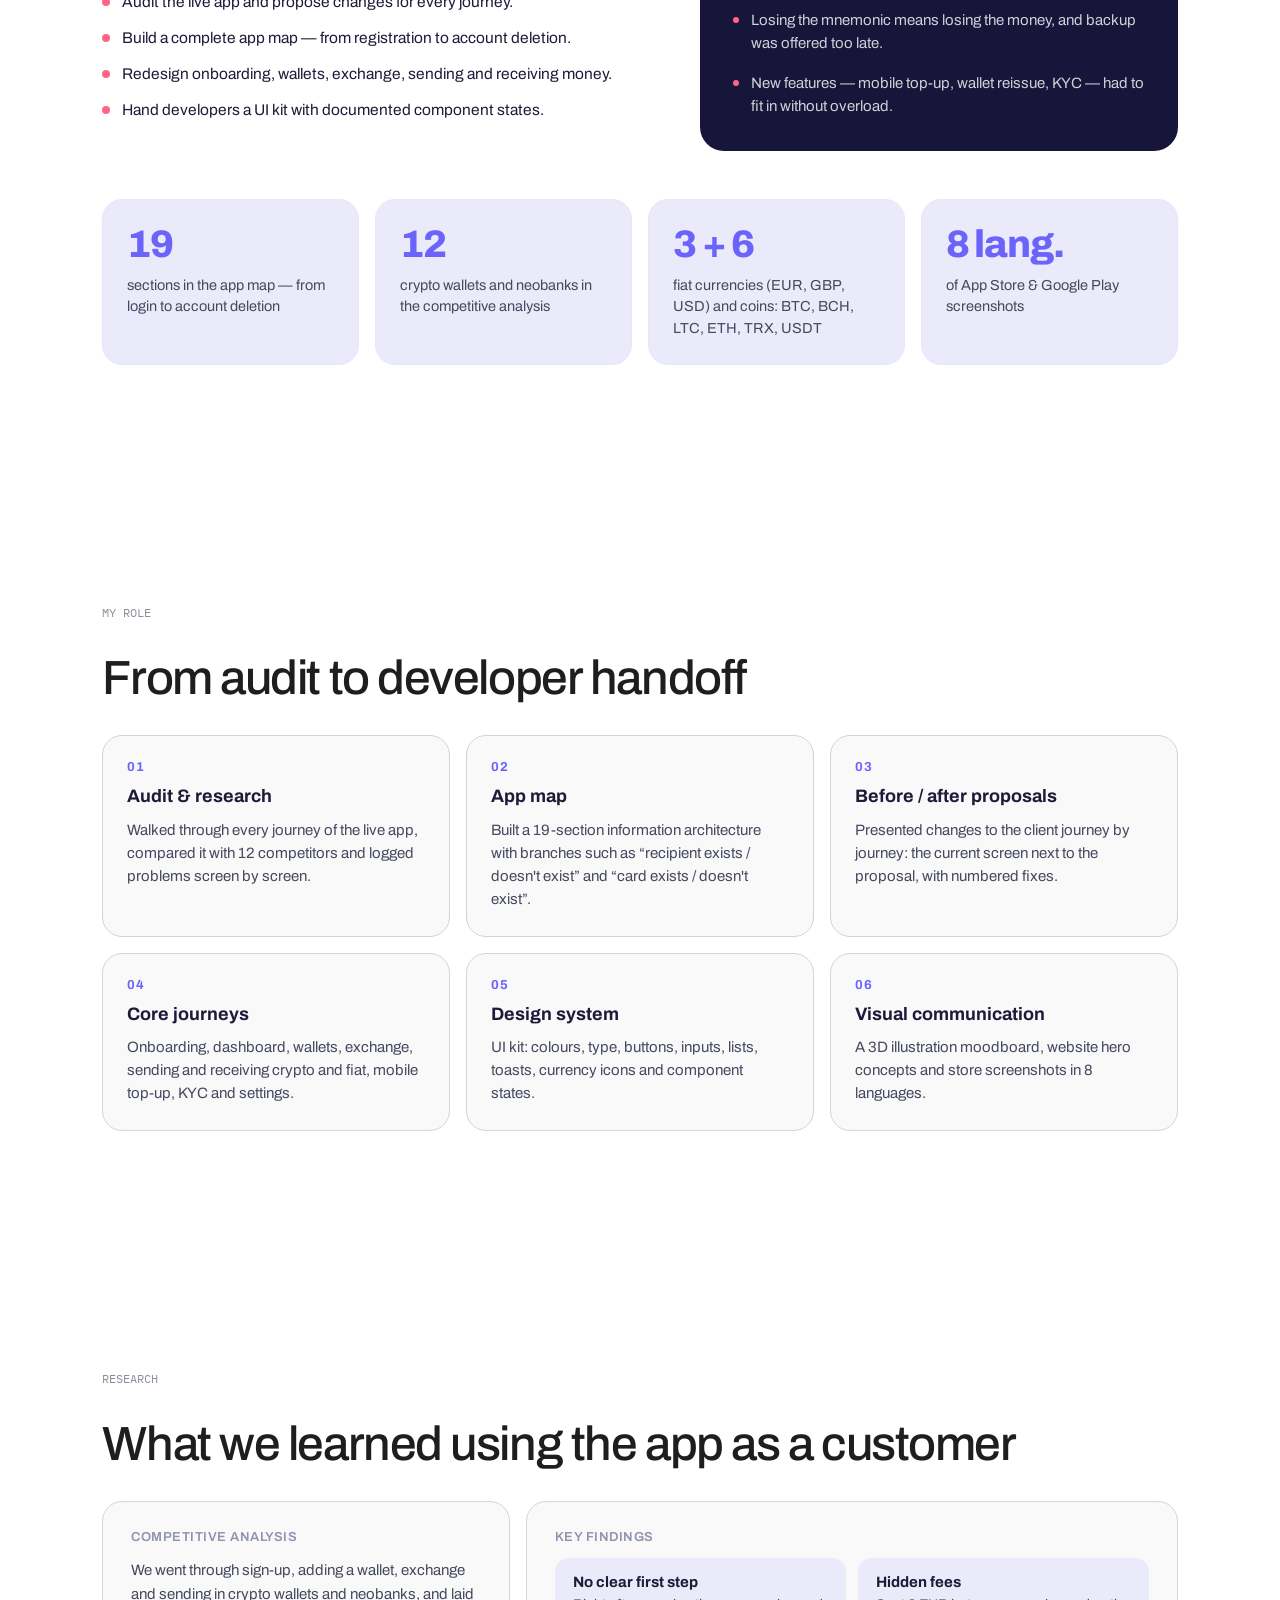
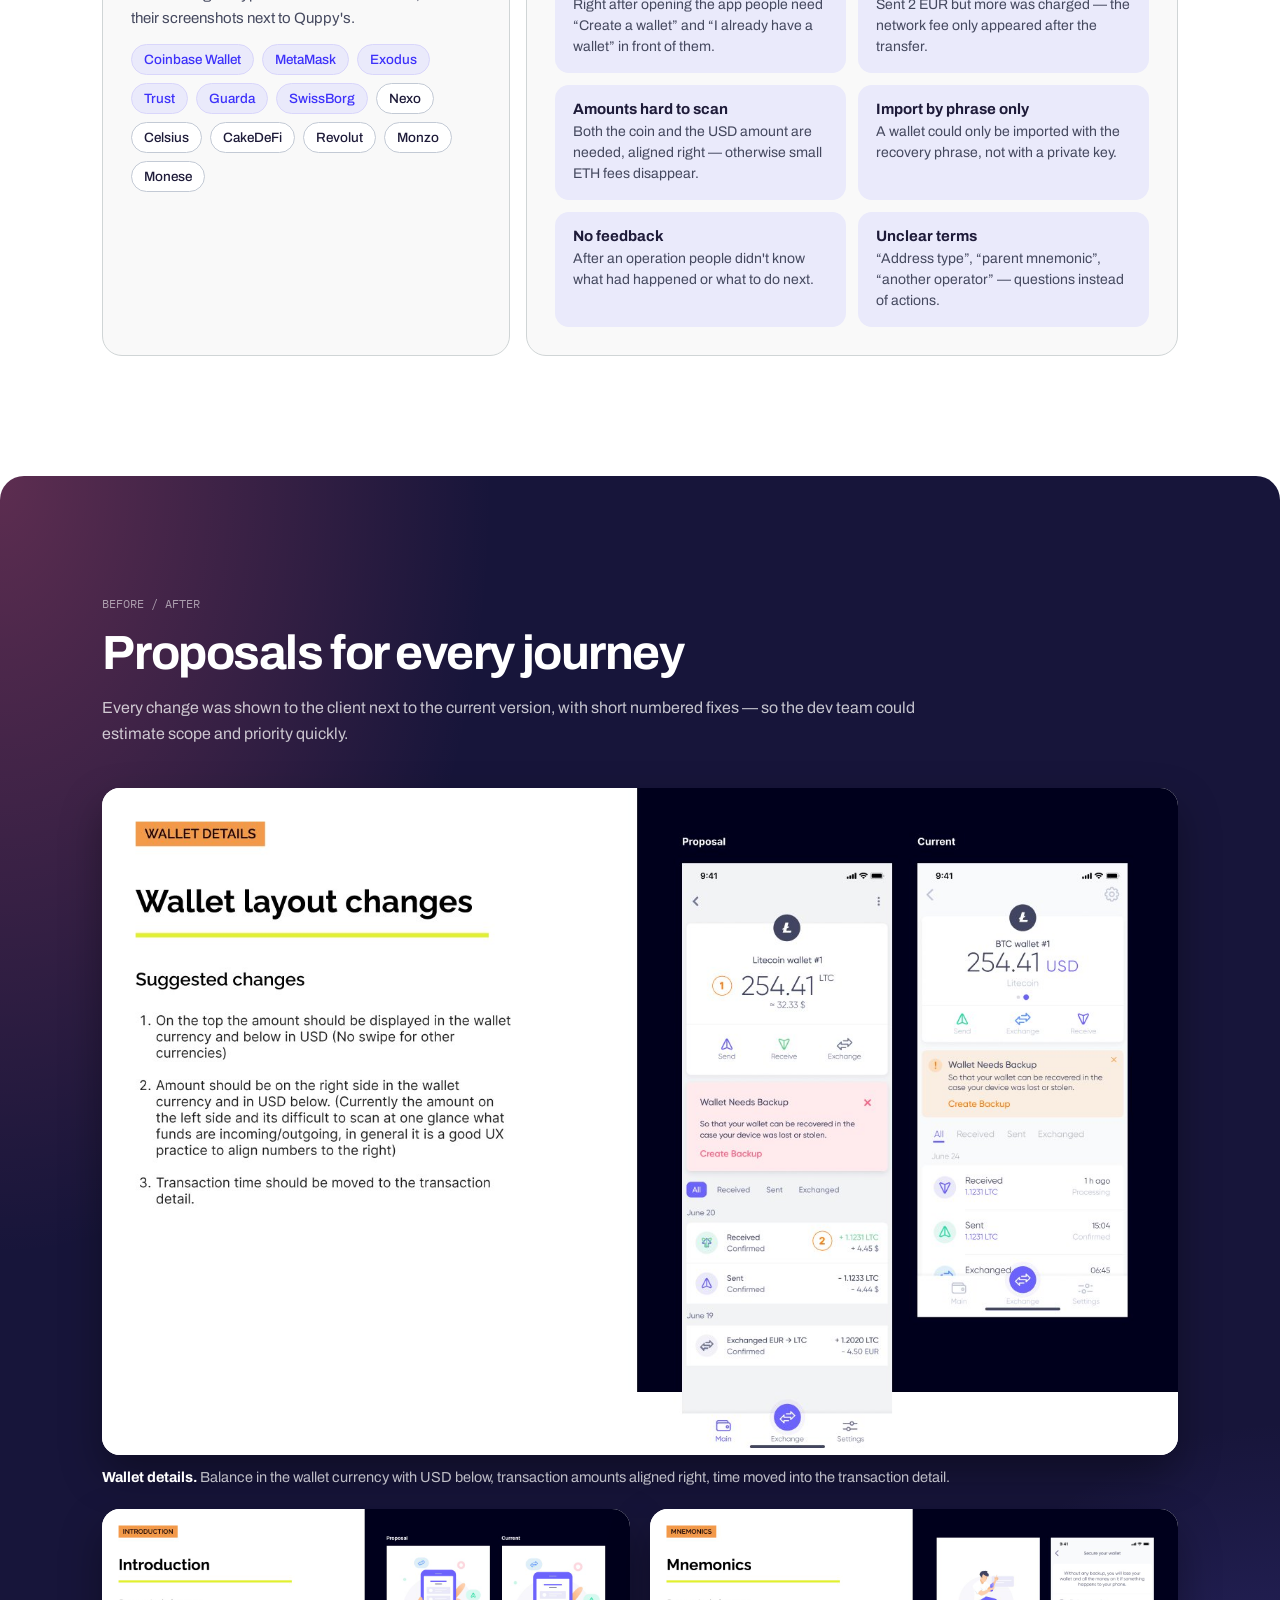
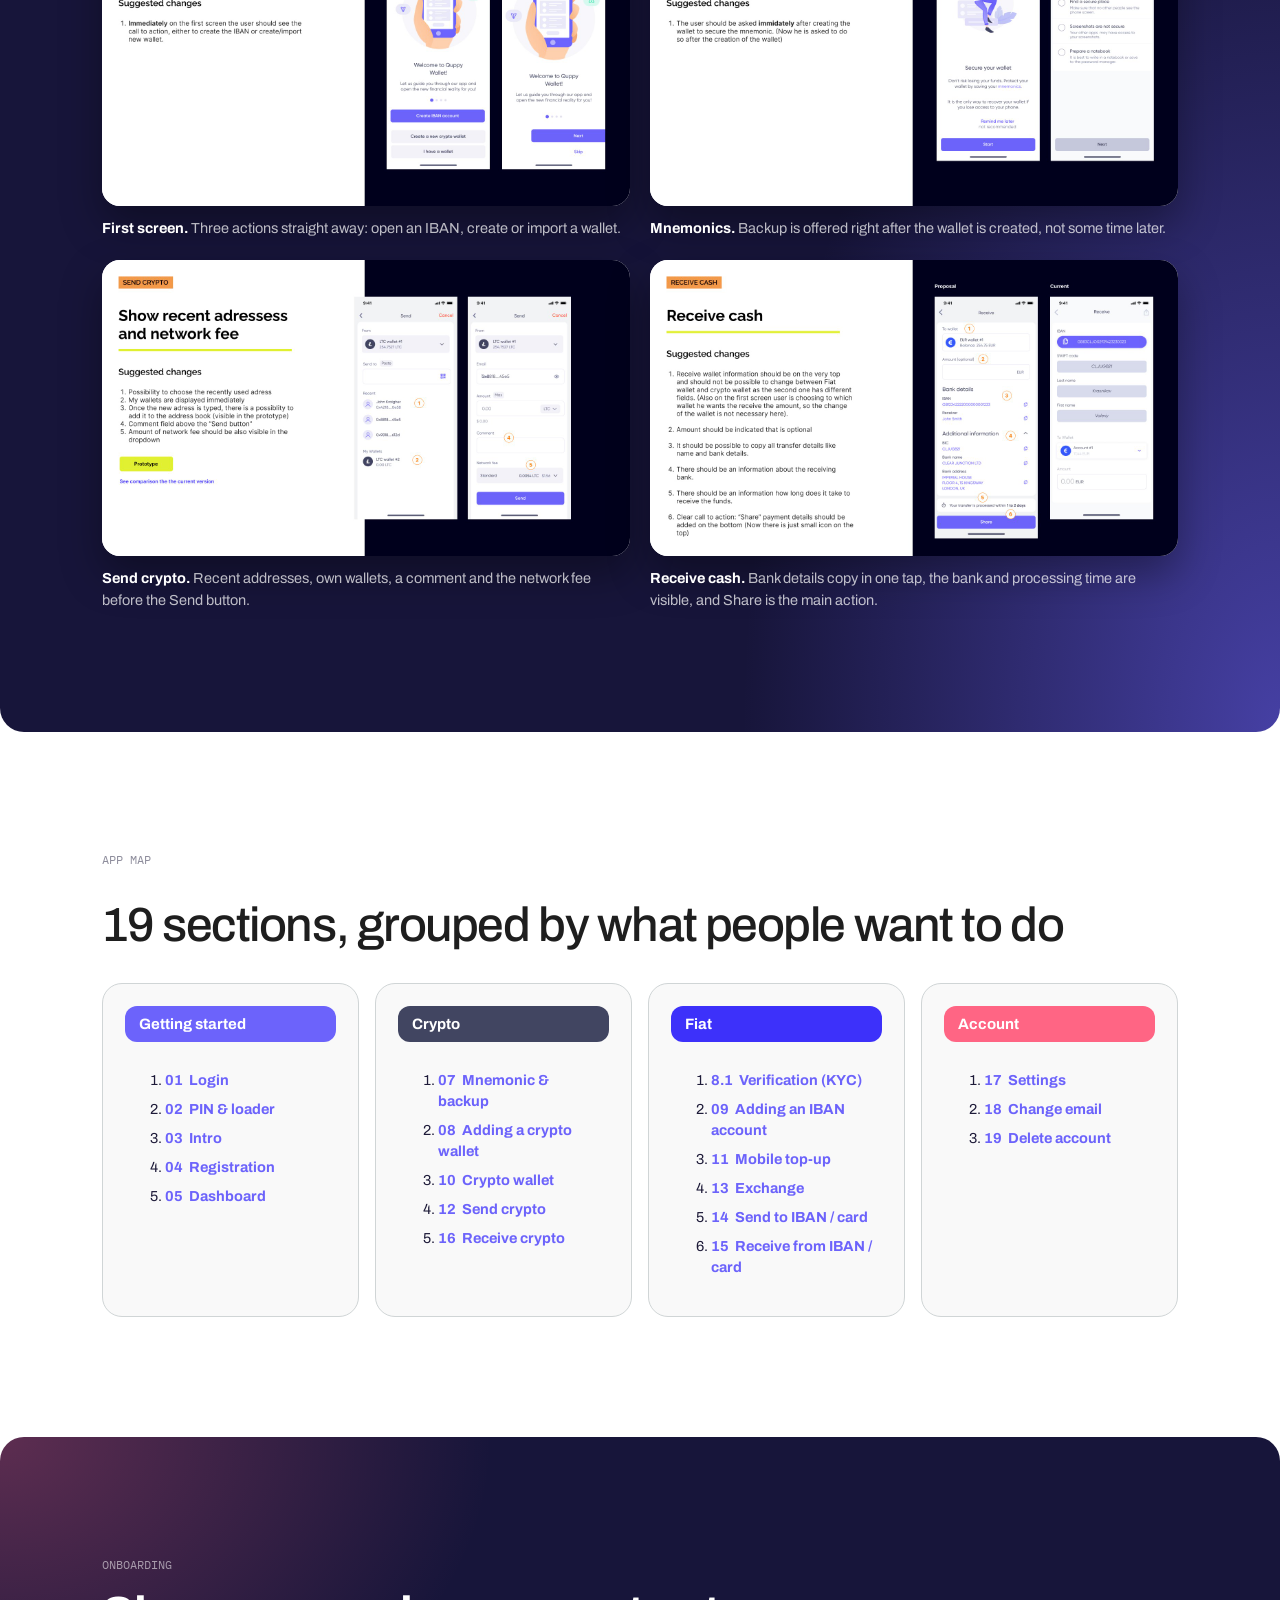
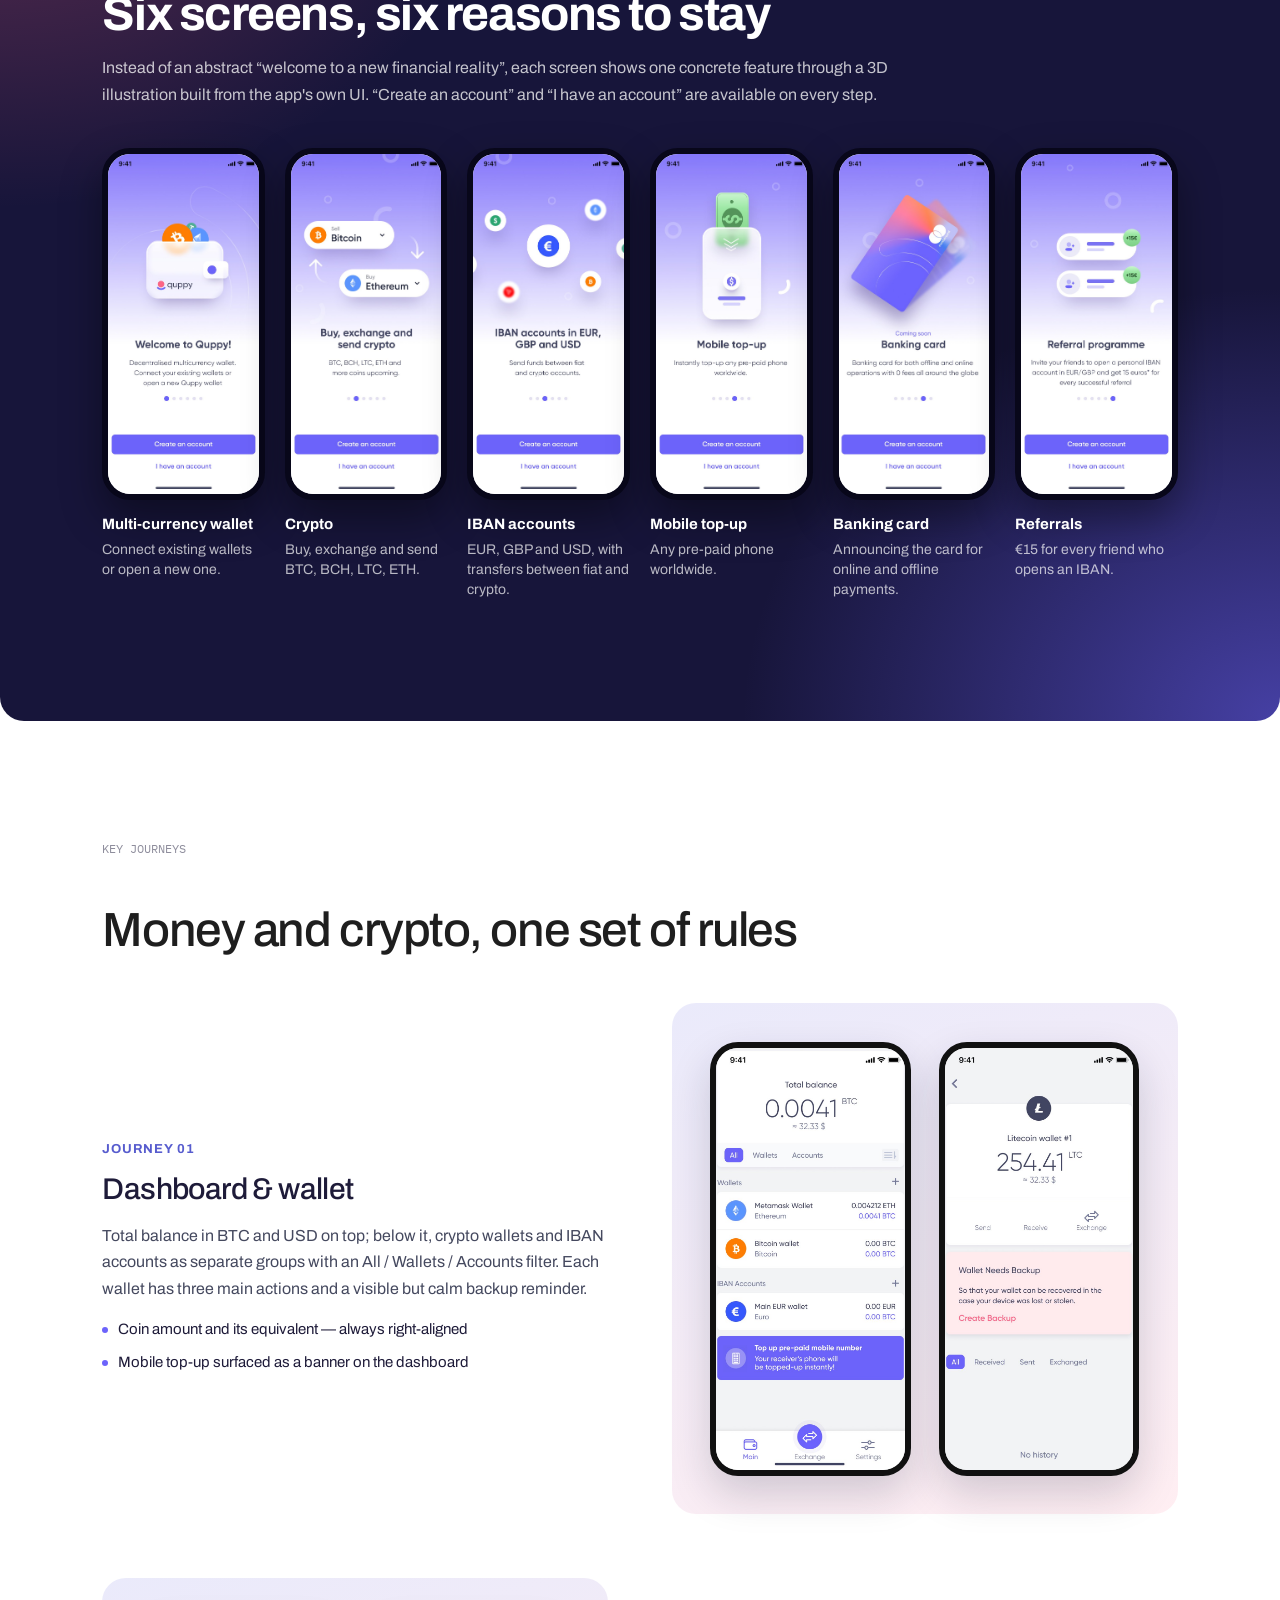
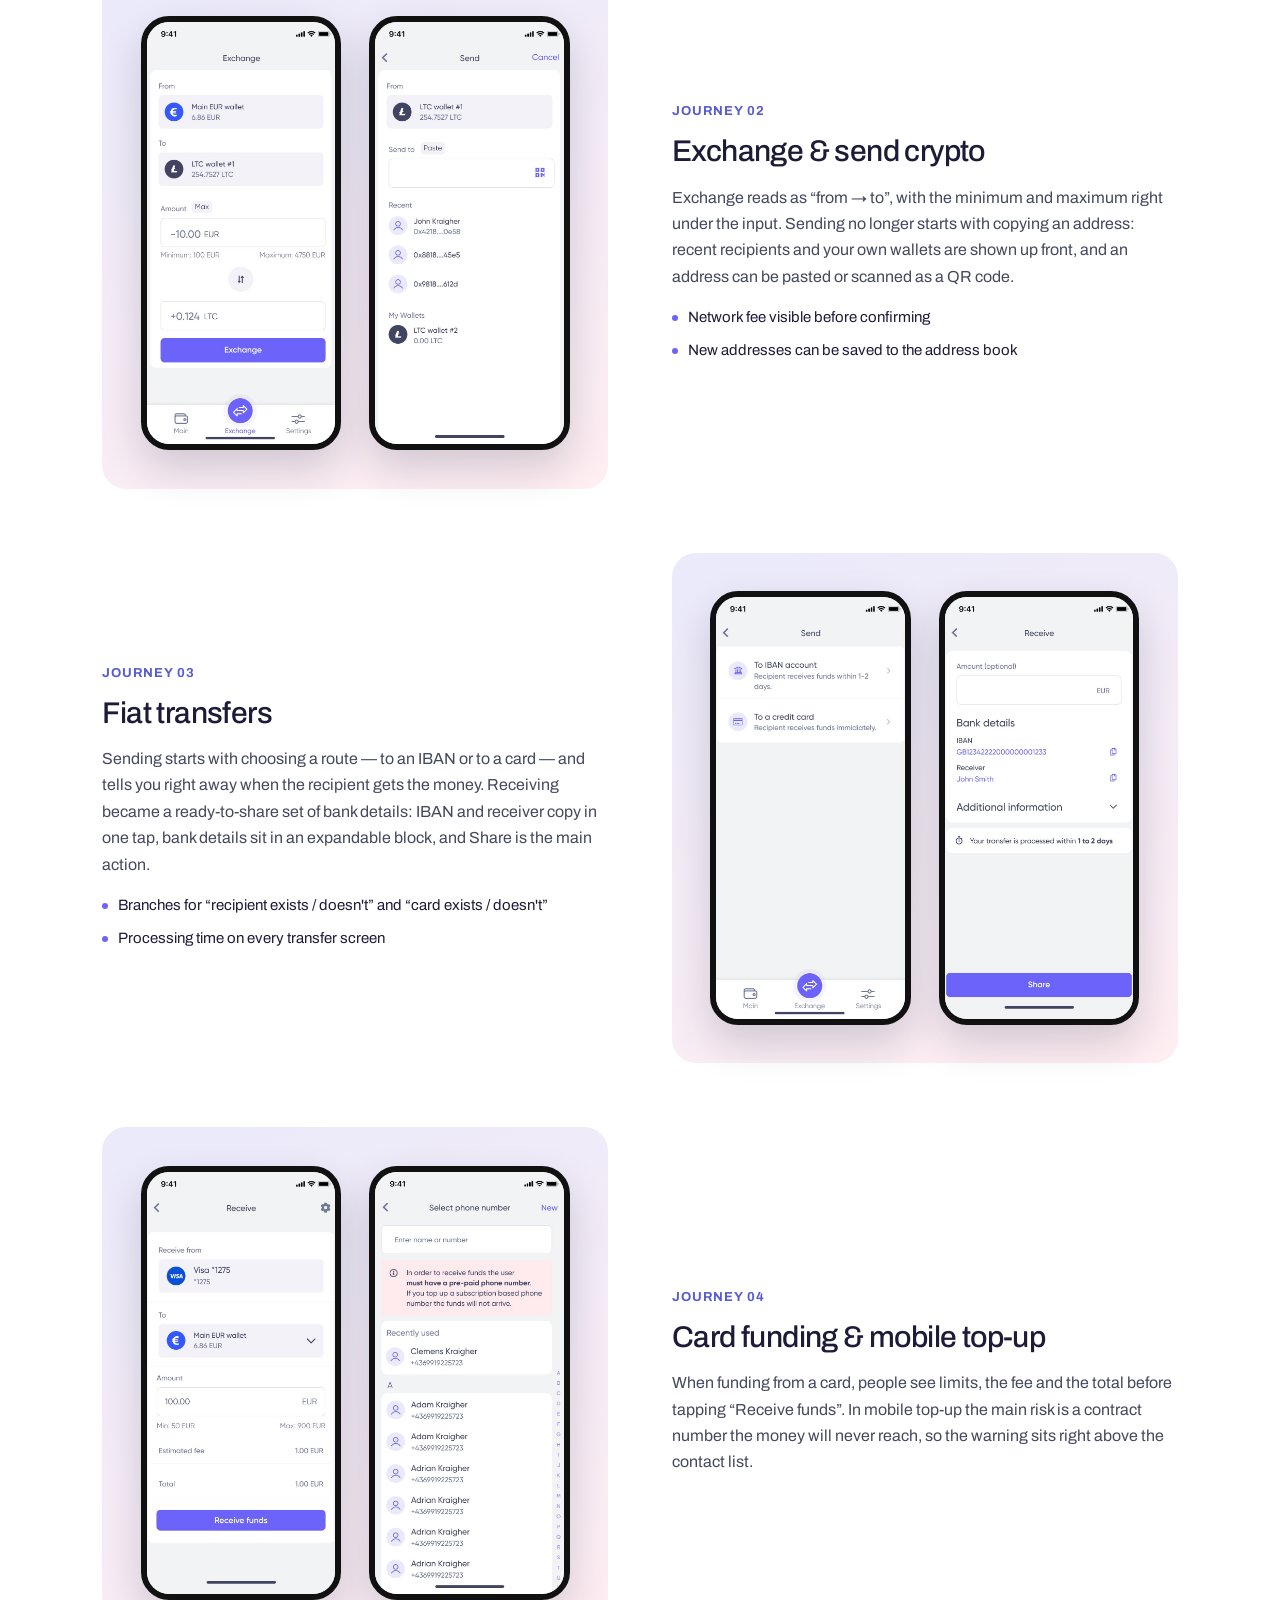
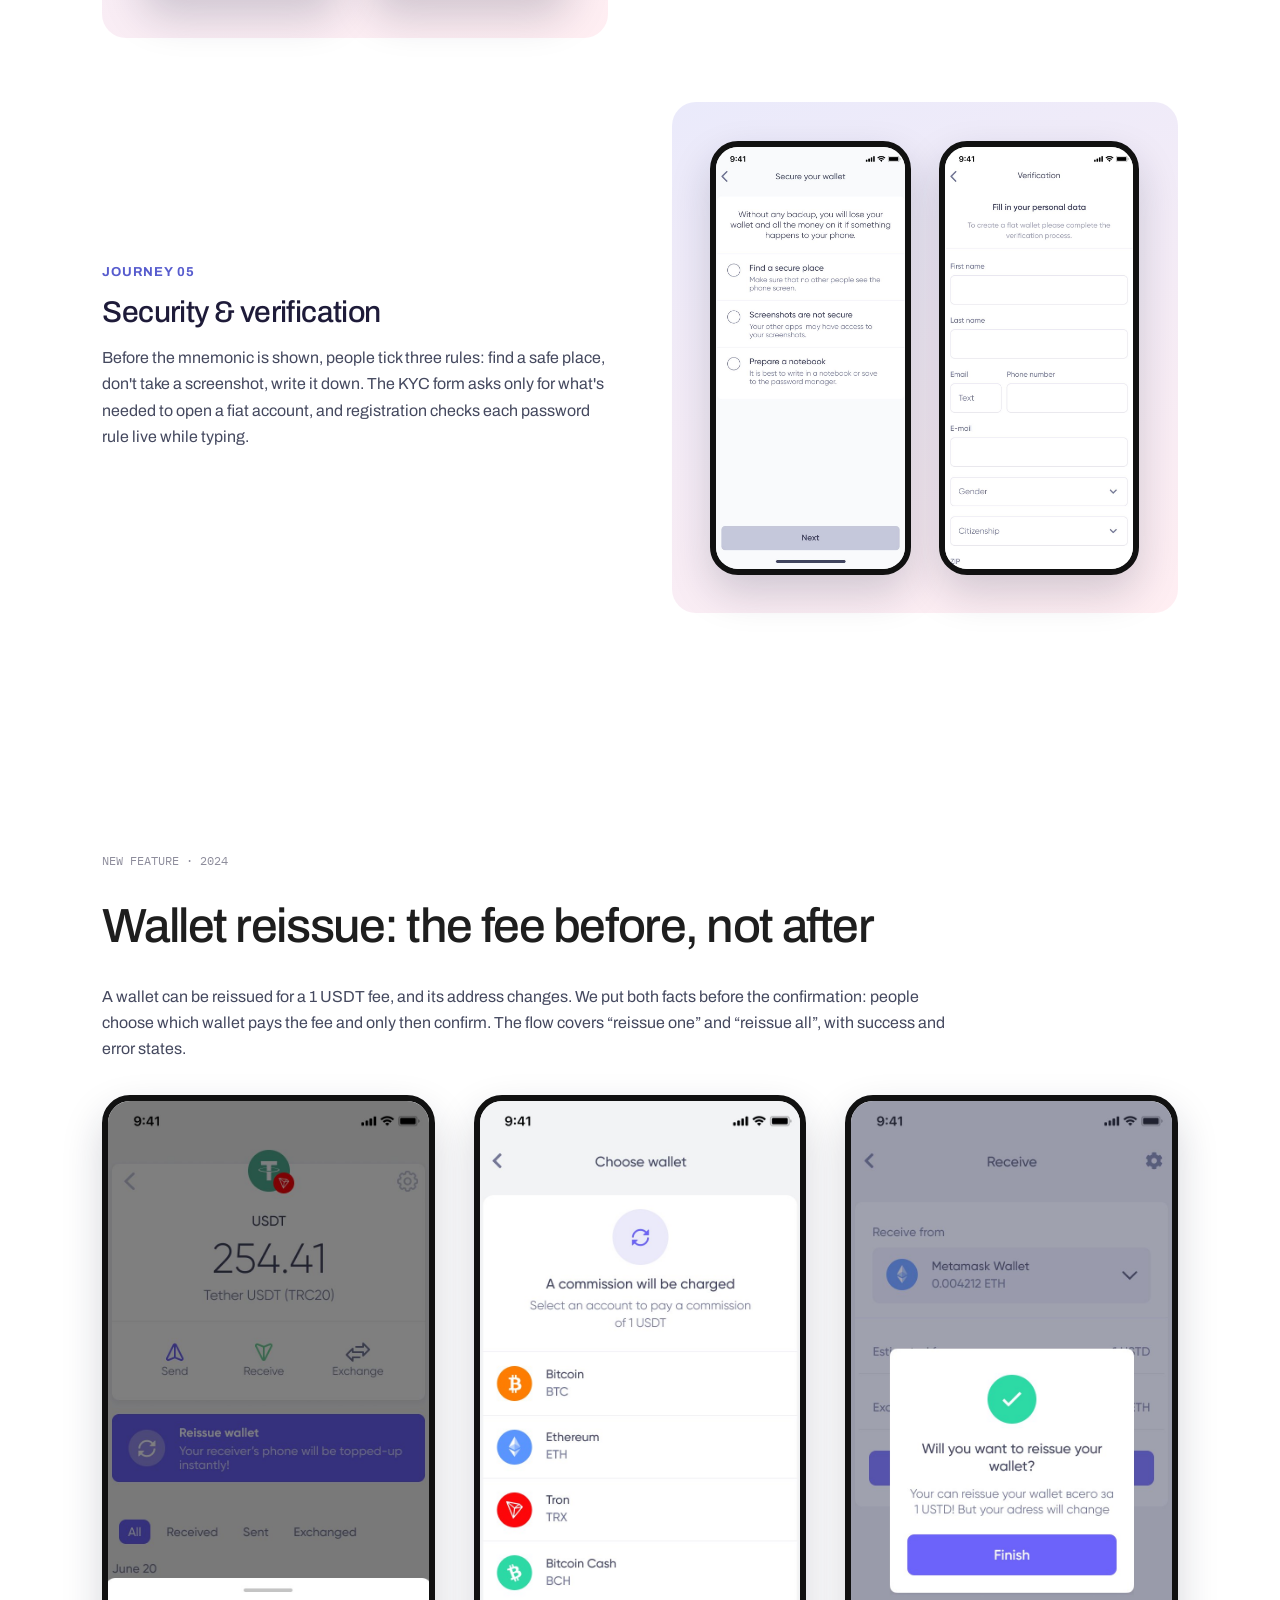
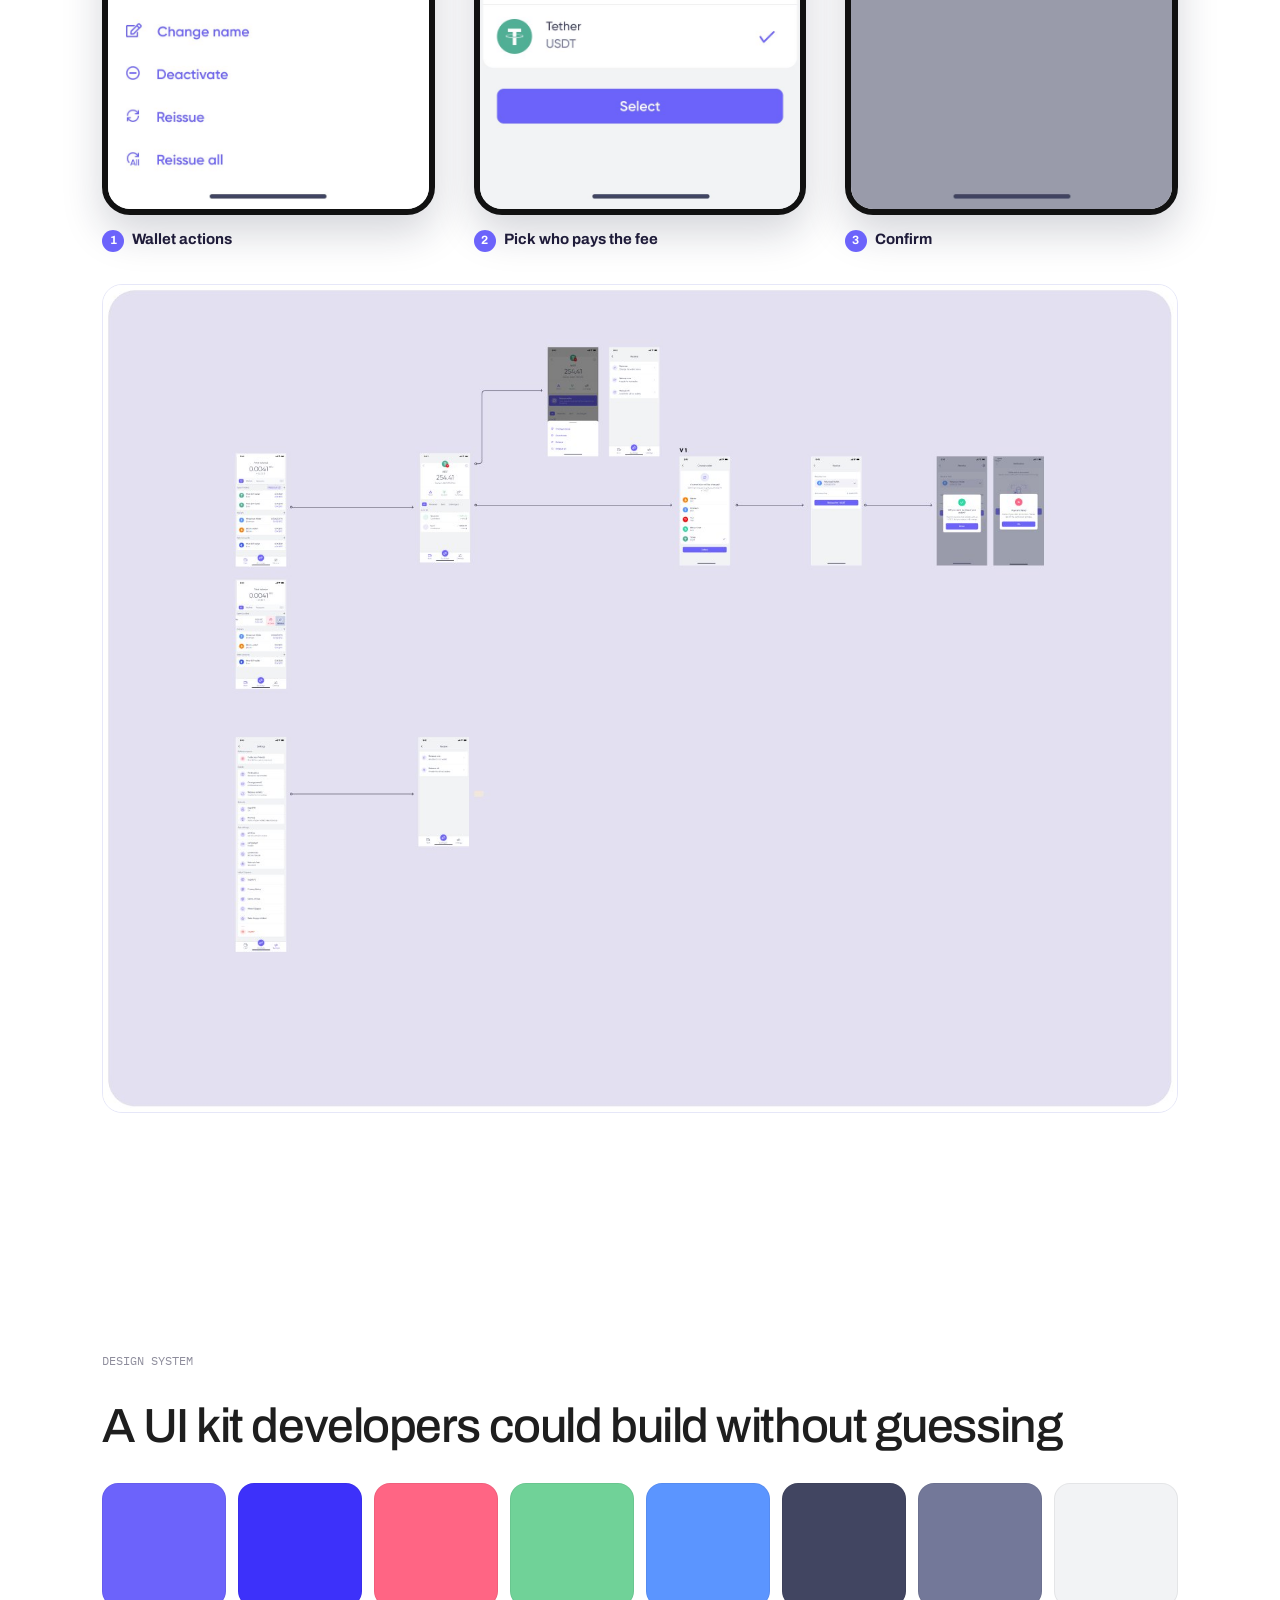
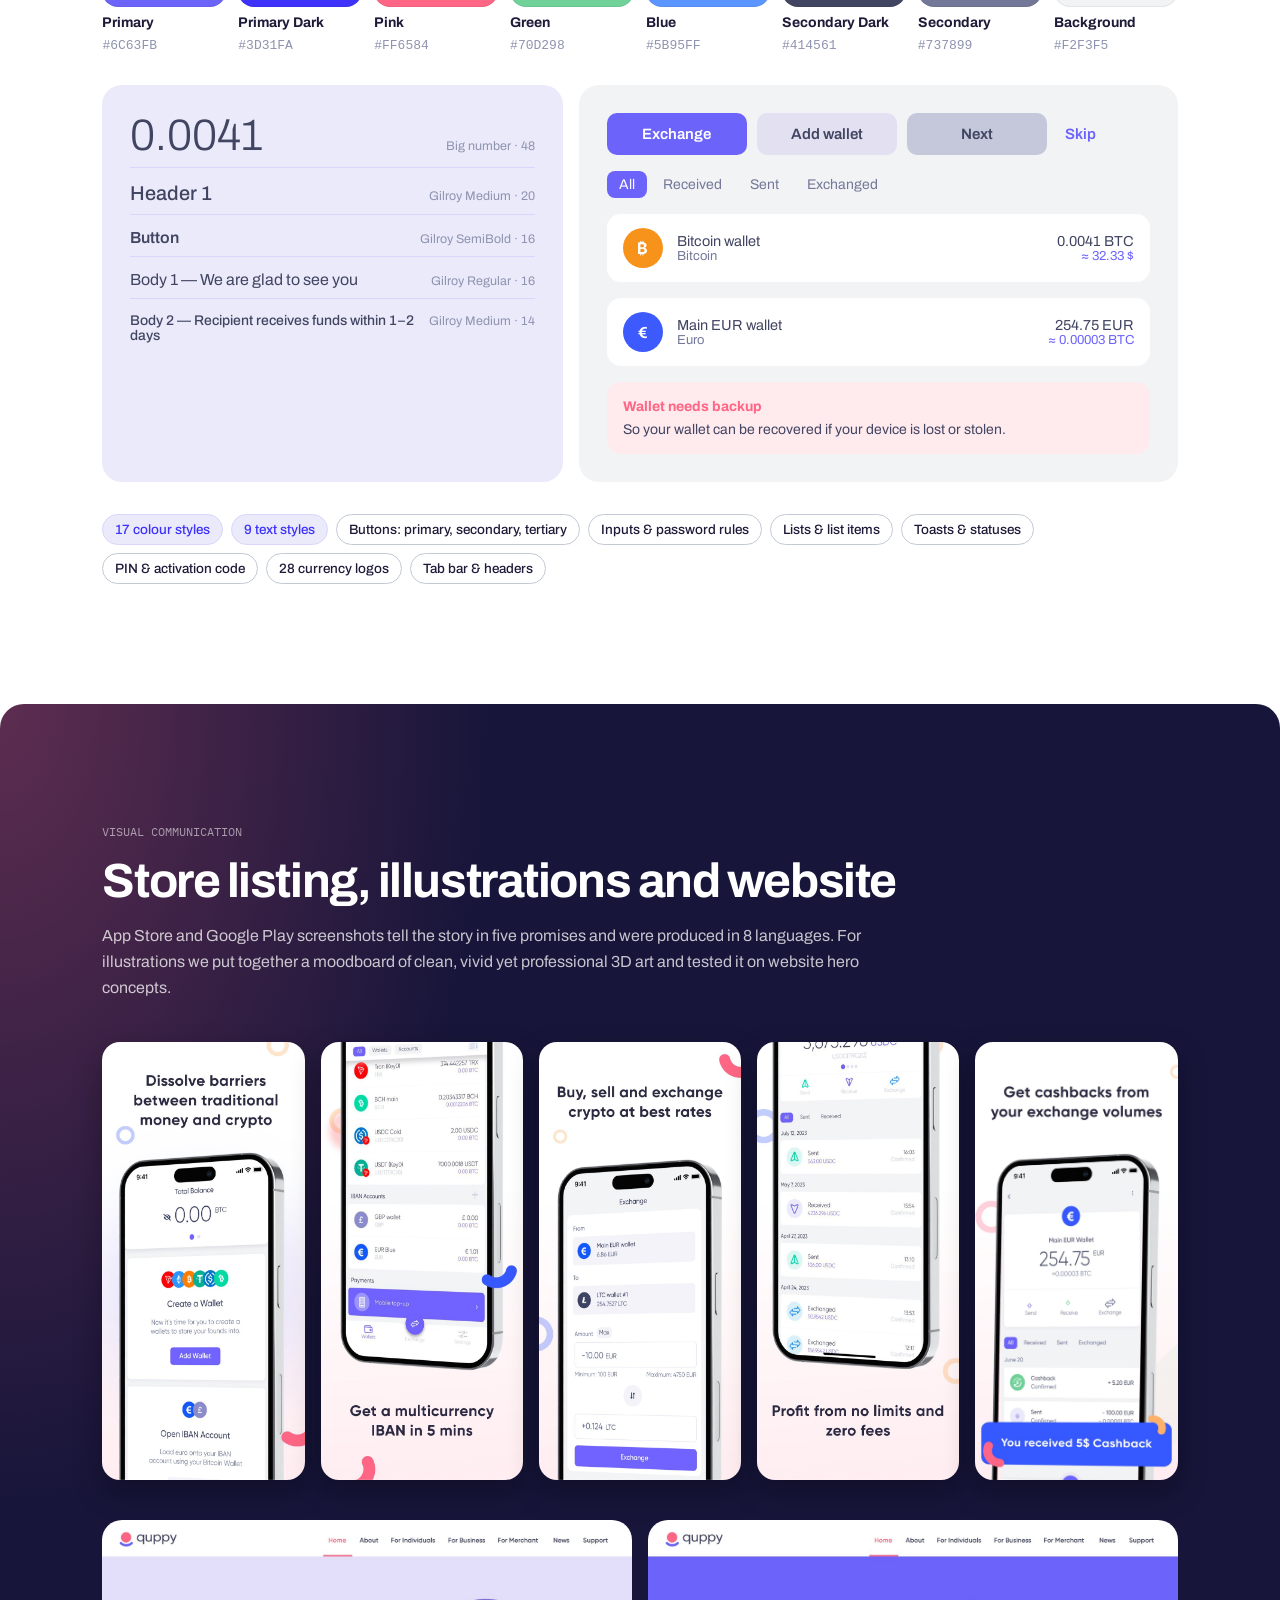
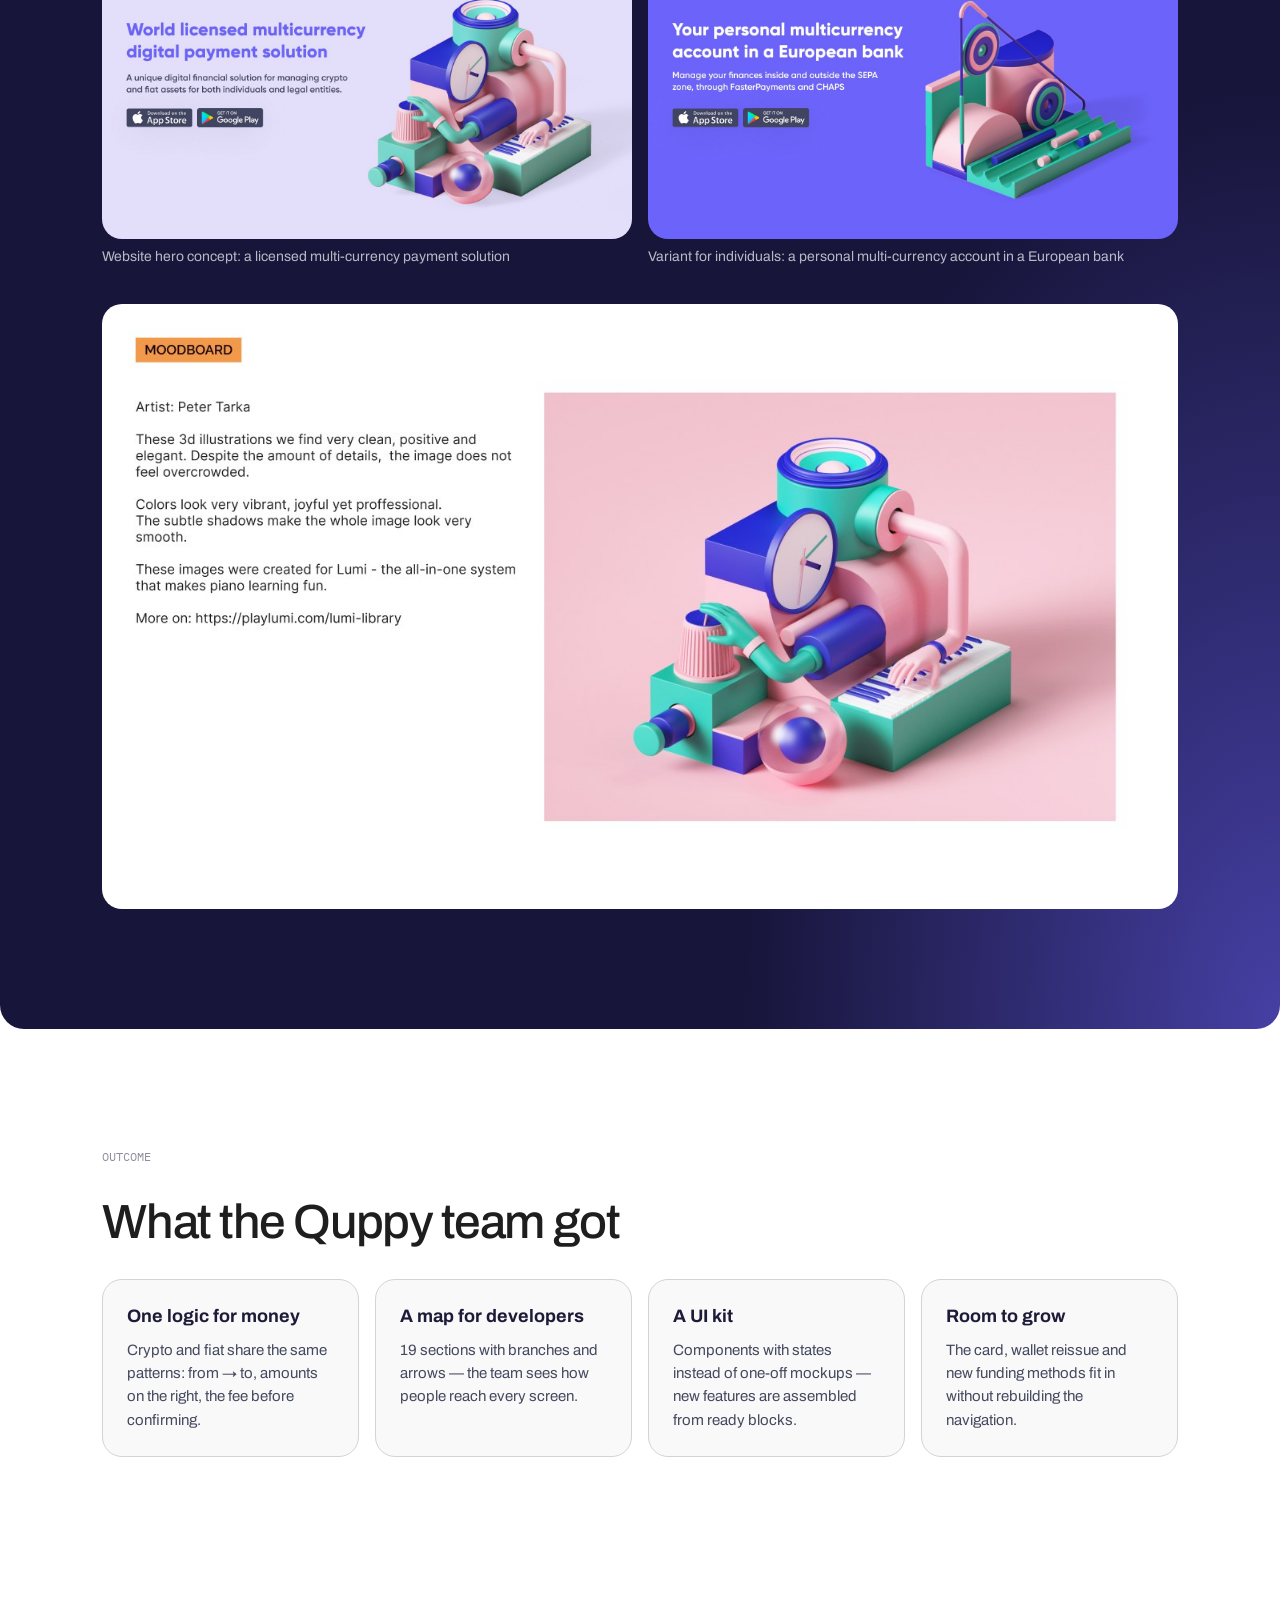
<file: case-studies/quppy.html>
<!DOCTYPE html>
<html lang="en">
<head>
<meta charset="UTF-8">
<meta name="viewport" content="width=device-width, initial-scale=1.0">
<title data-ru="Quppy — кейс | Яна Вавилова">Quppy — Case Study | Iana Vavilova</title>
<meta name="description" content="Case study: Quppy, a crypto and fiat super app — UX audit, app map, onboarding, money journeys and a design system." data-ru="Кейс: Quppy — суперприложение для крипты и фиата: аудит UX, карта приложения, онбординг, сценарии и дизайн-система.">
<link rel="icon" href="../favicon.ico" sizes="any">
<link rel="icon" href="../assets/img/favicon.svg" type="image/svg+xml">
<link rel="icon" href="../assets/img/favicon-32.png" sizes="32x32" type="image/png">
<link rel="icon" href="../assets/img/favicon-16.png" sizes="16x16" type="image/png">
<link rel="apple-touch-icon" href="../assets/img/apple-touch-icon.png">
<link rel="preconnect" href="https://fonts.googleapis.com">
<link rel="preconnect" href="https://fonts.gstatic.com" crossorigin>
<link href="https://fonts.googleapis.com/css2?family=Inter:ital,wght@0,400;0,500;0,600;0,700;0,800;0,900;1,500&family=Archivo:ital,wght@0,400;0,500;0,600;0,700;0,800;0,900;1,500&family=IBM+Plex+Mono:wght@400;500&display=swap" rel="stylesheet">
<link rel="stylesheet" href="../css/styles.css">
<link rel="stylesheet" href="../css/case-study.css">
<link rel="stylesheet" href="../css/case-quppy.css">
</head>
<body>

<a class="skip-link" href="#main" data-ru="Перейти к содержимому">Skip to content</a>

<header class="site-header">
  <div class="site-header__inner">
    <a href="../index.html" class="logo" aria-label="Iana Vavilova — home">
      <img src="../assets/img/photos/logo.png" alt="Iana Vavilova logo" width="59" height="36">
    </a>

    <nav class="main-nav" aria-label="Primary">
      <button class="main-nav__toggle" id="navToggle" aria-expanded="false" aria-controls="navLinks">
        <span></span><span></span><span></span>
        <span class="sr-only">Menu</span>
      </button>
      <div class="main-nav__links" id="navLinks">
        <a href="../index.html#mission" data-ru="Обо мне">About me</a>
        <a href="../index.html#case-studies" data-ru="Кейсы">Case studies</a>
        <a href="../index.html#ai-tools" data-ru="Навыки">Skills</a>
        <a href="../index.html#contacts" data-ru="Контакты">Contacts</a>
        <div class="main-nav__buttons">
          <button type="button" id="langToggle" class="tag tag--outline" data-ru="RU / EN" aria-label="Change language">EN / RU</button>
          <a class="tag tag--accent" href="https://www.figma.com/proto/rudZk6rEIAjRQLwwJBsMRe/Viable_personal-brand?node-id=20007962-11445&amp;p=f&amp;scaling=min-zoom&amp;content-scaling=fixed&amp;page-id=1213%3A22987&amp;starting-point-node-id=20007962%3A11445&amp;show-proto-sidebar=1" target="_blank" rel="noopener" data-ru="Презентация">Presentation</a>
          <a class="tag tag--dark" href="../assets/cv/Iana-Vavilova-CV.pdf" download="Iana-Vavilova-CV.pdf" target="_blank" rel="noopener" data-ru="Резюме" data-ru-href="../assets/cv/Yana-Vavilova-CV-RU.pdf" data-ru-download="Yana-Vavilova-CV-RU.pdf">CV</a>
          <div class="nav-socials" role="group" aria-label="Social links">
            <a class="nav-soc" href="https://t.me/viable" target="_blank" rel="noopener" aria-label="Telegram"><svg viewBox="0 0 20 20"><path d="M17.8813 2.04619C17.7844 1.96258 17.6666 1.90696 17.5405 1.88535C17.4144 1.86374 17.2848 1.87694 17.1656 1.92354L1.33283 8.11963C1.10844 8.20689 0.91847 8.36467 0.791518 8.56923C0.664565 8.7738 0.607501 9.01406 0.628917 9.25386C0.650332 9.49366 0.749068 9.72002 0.910259 9.89885C1.07145 10.0777 1.28637 10.1993 1.52267 10.2454L5.62501 11.0509V15.6251C5.62421 15.8743 5.69825 16.1179 5.83755 16.3245C5.97684 16.5311 6.17498 16.691 6.40626 16.7837C6.6372 16.878 6.89116 16.9006 7.13513 16.8487C7.37909 16.7967 7.60178 16.6725 7.77423 16.4923L9.75236 14.4407L12.8906 17.1876C13.1171 17.3884 13.4091 17.4996 13.7117 17.5001C13.8444 17.5 13.9762 17.4792 14.1024 17.4384C14.3086 17.373 14.494 17.2546 14.6403 17.0952C14.7865 16.9358 14.8885 16.7409 14.936 16.5298L18.107 2.73448C18.1354 2.61006 18.1294 2.48027 18.0896 2.35902C18.0498 2.23777 17.9778 2.12963 17.8813 2.04619ZM13.7133 16.2501L7.25392 10.586L16.5508 3.92276L13.7133 16.2501Z"/></svg></a>
            <a class="nav-soc" href="https://www.linkedin.com/in/vavilova/" target="_blank" rel="noopener" aria-label="LinkedIn"><svg viewBox="0 0 20 20"><path fill-rule="evenodd" d="M4.54075 19.5586V6.65985H0.253441V19.5586H4.54075ZM2.39707 4.89874C3.89214 4.89874 4.8227 3.90826 4.8227 2.67045C4.79484 1.40477 3.89215 0.441772 2.42544 0.441772C0.958878 0.441772 0 1.40477 0 2.67045C0 3.90826 0.930358 4.89874 2.36913 4.89874H2.39707Z"/><path fill-rule="evenodd" d="M6.91309 19.5586H11.2003V12.3554C11.2003 11.9699 11.2282 11.5848 11.3414 11.3092C11.6514 10.5389 12.3568 9.74121 13.5412 9.74121C15.0925 9.74121 15.7131 10.9241 15.7131 12.6581V19.5586H20V12.1626C20 8.20072 17.8849 6.35717 15.0642 6.35717C12.7513 6.35717 11.736 7.64994 11.1718 8.5305H11.2005V6.65985H6.9132C6.96946 7.87018 6.91309 19.5586 6.91309 19.5586Z"/></svg></a>
            <a class="nav-soc" href="https://wa.me/34607944458" data-ru-href="https://wa.me/79312444104" target="_blank" rel="noopener" aria-label="WhatsApp"><svg viewBox="0 0 20 20"><path d="M16.605 3.38509C14.9587 1.74447 12.7636 0.833008 10.4465 0.833008C5.62943 0.833008 1.72699 4.7219 1.72699 9.52224C1.72699 11.0413 2.15382 12.5604 2.88553 13.8365L1.66602 18.333L6.30016 17.1177C7.58065 17.7861 8.98309 18.1507 10.4465 18.1507C15.2636 18.1507 19.166 14.2618 19.166 9.46148C19.105 7.21322 18.2514 5.02572 16.605 3.38509ZM14.6538 12.6212C14.4709 13.1073 13.6172 13.5934 13.1904 13.6542C12.8245 13.715 12.3367 13.715 11.8489 13.5934C11.5441 13.4719 11.1172 13.3504 10.6294 13.1073C8.43431 12.1959 7.03187 10.0084 6.90992 9.82606C6.78797 9.70454 5.99529 8.67155 5.99529 7.5778C5.99529 6.48405 6.54406 5.99794 6.72699 5.75488C6.90992 5.51183 7.15382 5.51183 7.33675 5.51183C7.4587 5.51183 7.64162 5.51183 7.76357 5.51183C7.88553 5.51183 8.06845 5.45106 8.25138 5.87641C8.43431 6.30176 8.86114 7.39551 8.92211 7.45627C8.98309 7.5778 8.98309 7.69933 8.92211 7.82086C8.86114 7.94238 8.80016 8.06391 8.67821 8.18544C8.55626 8.30697 8.43431 8.48926 8.37333 8.55002C8.25138 8.67155 8.12943 8.79308 8.25138 8.97537C8.37333 9.21842 8.80016 9.88683 9.47089 10.4945C10.3246 11.2236 10.9953 11.4667 11.2392 11.5882C11.4831 11.7097 11.605 11.649 11.727 11.5275C11.8489 11.4059 12.2758 10.9198 12.3977 10.6768C12.5197 10.4337 12.7026 10.4945 12.8855 10.5552C13.0685 10.616 14.166 11.1629 14.3489 11.2844C14.5928 11.4059 14.7148 11.4667 14.7758 11.5275C14.8367 11.7097 14.8367 12.1351 14.6538 12.6212Z"/></svg></a>
          </div>
        </div>
      </div>
    </nav>
  </div>
</header>

<main id="main" class="cs-main">

  <div class="cs-back-row">
    <a class="cs-back-link" href="../index.html#case-studies">
      <svg viewBox="0 0 24 24" fill="none" stroke="currentColor" stroke-width="2" stroke-linecap="round" stroke-linejoin="round"><path d="M19 12H5M12 19l-7-7 7-7"/></svg>
      <span data-ru="Все кейсы">All case studies</span>
    </a>
  </div>


  <!-- Hero -->
  <section class="cs-hero">
    <div class="cs-hero__head">
      <span class="badge qp-badge" data-ru="FinTech и крипто">FinTech &amp; Crypto</span>
      <h1 class="cs-hero__title">Quppy</h1>
      <p class="cs-hero__subtitle" data-ru="Финансовое суперприложение, которое объединяет IBAN-счета в EUR, GBP и USD с мультивалютным криптокошельком: редизайн UX, онбординг, ключевые сценарии и дизайн-система.">A financial super app that brings EUR, GBP and USD IBAN accounts together with a multi-currency crypto wallet — UX redesign, onboarding, core money journeys and a design system.</p>
    </div>

    <dl class="cs-meta-grid">
      <div class="cs-meta-item">
        <dt data-ru="Компания">Company</dt>
        <dd data-ru="Quppy · агентство NewLion">Quppy · NewLion agency</dd>
      </div>
      <div class="cs-meta-item">
        <dt data-ru="Роль">Role</dt>
        <dd data-ru="Продуктовый дизайнер">Product Designer</dd>
      </div>
      <div class="cs-meta-item">
        <dt data-ru="Платформы">Platforms</dt>
        <dd>iOS &amp; Android</dd>
      </div>
      <div class="cs-meta-item">
        <dt data-ru="Год">Year</dt>
        <dd>2023–2024</dd>
      </div>
    </dl>

    <div class="qp-hero-visual">
      <img src="../assets/img/case-studies/quppy/hero-collage.jpg" alt="Five Quppy app screens: welcome, total balance, exchange, receive from card and banking card" width="2400" height="1200" loading="eager">
    </div>
  </section>

  <!-- Brief -->
  <section class="cs-section" id="qp-brief">
    <span class="label-pill" data-ru="Задача">The brief</span>
    <div class="qp-brief">
      <div class="qp-brief__text">
        <h3 data-ru="Крипта и повседневные деньги — в одном приложении">Crypto and everyday money — in one app</h3>
        <p data-ru="Quppy — европейское финтех-приложение: пользователь открывает IBAN-счёт, пополняет его картой или переводом, хранит и обменивает криптовалюту и отправляет деньги по SEPA, Faster Payments или на карту. Приложение уже работало, но росло быстрее, чем его интерфейс: новые функции добавлялись поверх старой логики, и люди терялись.">Quppy is a European fintech app: people open an IBAN account, fund it by card or bank transfer, hold and exchange crypto, and send money via SEPA, Faster Payments or to a card. The app was already live, but it grew faster than its interface — new features were stacked on top of old logic, and people got lost.</p>
        <ul class="qp-dots">
          <li data-ru="Провести аудит текущего приложения и предложить изменения для каждого сценария.">Audit the live app and propose changes for every journey.</li>
          <li data-ru="Собрать полную карту приложения — от регистрации до удаления аккаунта.">Build a complete app map — from registration to account deletion.</li>
          <li data-ru="Перепроектировать онбординг, кошельки, обмен, отправку и получение денег.">Redesign onboarding, wallets, exchange, sending and receiving money.</li>
          <li data-ru="Передать разработке UI-кит с описанными состояниями компонентов.">Hand developers a UI kit with documented component states.</li>
        </ul>
      </div>

      <div class="cs-challenge-card">
        <h3 data-ru="Сложности">The Challenge</h3>
        <span class="cs-challenge-label" data-ru="Что нужно было решить">What we had to solve</span>
        <ul class="cs-challenge-list">
          <li data-ru="Фиатные счета и криптокошельки живут по разным правилам, но должны ощущаться как один продукт.">Fiat accounts and crypto wallets follow different rules, yet must feel like one product.</li>
          <li data-ru="Комиссии сети и обмена были скрыты — пользователь узнавал о них после операции.">Network and exchange fees were hidden — people found out after the transaction.</li>
          <li data-ru="Потеря мнемонической фразы означает потерю денег, а бэкап предлагался слишком поздно.">Losing the mnemonic means losing the money, and backup was offered too late.</li>
          <li data-ru="Новые функции — пополнение телефона, перевыпуск кошелька, KYC — нужно было встроить без перегруза.">New features — mobile top-up, wallet reissue, KYC — had to fit in without overload.</li>
        </ul>
      </div>
    </div>

    <div class="qp-facts">
      <div class="qp-fact">
        <span class="qp-fact__value">19</span>
        <span class="qp-fact__label" data-ru="разделов в карте приложения — от входа до удаления аккаунта">sections in the app map — from login to account deletion</span>
      </div>
      <div class="qp-fact">
        <span class="qp-fact__value">12</span>
        <span class="qp-fact__label" data-ru="криптокошельков и необанков в конкурентном анализе">crypto wallets and neobanks in the competitive analysis</span>
      </div>
      <div class="qp-fact">
        <span class="qp-fact__value">3 + 6</span>
        <span class="qp-fact__label" data-ru="фиатные валюты (EUR, GBP, USD) и криптовалюты: BTC, BCH, LTC, ETH, TRX, USDT">fiat currencies (EUR, GBP, USD) and coins: BTC, BCH, LTC, ETH, TRX, USDT</span>
      </div>
      <div class="qp-fact">
        <span class="qp-fact__value" data-ru="8 яз.">8 lang.</span>
        <span class="qp-fact__label" data-ru="скриншоты для App Store и Google Play">of App Store &amp; Google Play screenshots</span>
      </div>
    </div>
  </section>

  <!-- My role -->
  <section class="cs-section cs-section--tight" id="qp-role">
    <span class="label-pill" data-ru="Моя роль">My role</span>
    <h2 class="cs-section-title" data-ru="От аудита до передачи в разработку">From audit to developer handoff</h2>
    <div class="qp-cards">
      <div class="qp-card">
        <span class="qp-card__num">01</span>
        <h3 data-ru="Аудит и исследование">Audit &amp; research</h3>
        <p data-ru="Прошла все сценарии живого приложения, сравнила их с 12 конкурентами и описала проблемы по экранам.">Walked through every journey of the live app, compared it with 12 competitors and logged problems screen by screen.</p>
      </div>
      <div class="qp-card">
        <span class="qp-card__num">02</span>
        <h3 data-ru="Карта приложения">App map</h3>
        <p data-ru="Собрала информационную архитектуру из 19 разделов с ветками «есть / нет получателя» и «есть / нет карты».">Built a 19-section information architecture with branches such as “recipient exists / doesn't exist” and “card exists / doesn't exist”.</p>
      </div>
      <div class="qp-card">
        <span class="qp-card__num">03</span>
        <h3 data-ru="Предложения «было — стало»">Before / after proposals</h3>
        <p data-ru="Презентовала клиенту изменения по каждому сценарию: текущий экран рядом с предложенным и пронумерованные правки.">Presented changes to the client journey by journey: the current screen next to the proposal, with numbered fixes.</p>
      </div>
      <div class="qp-card">
        <span class="qp-card__num">04</span>
        <h3 data-ru="Ключевые сценарии">Core journeys</h3>
        <p data-ru="Онбординг, главный экран, кошельки, обмен, отправка и получение крипты и фиата, пополнение телефона, KYC, настройки.">Onboarding, dashboard, wallets, exchange, sending and receiving crypto and fiat, mobile top-up, KYC and settings.</p>
      </div>
      <div class="qp-card">
        <span class="qp-card__num">05</span>
        <h3 data-ru="Дизайн-система">Design system</h3>
        <p data-ru="UI-кит: цвета, типографика, кнопки, поля ввода, списки, тосты, иконки валют и состояния компонентов.">UI kit: colours, type, buttons, inputs, lists, toasts, currency icons and component states.</p>
      </div>
      <div class="qp-card">
        <span class="qp-card__num">06</span>
        <h3 data-ru="Визуальная коммуникация">Visual communication</h3>
        <p data-ru="Мудборд 3D-иллюстраций, концепты первого экрана сайта и скриншоты для сторов на 8 языках.">A 3D illustration moodboard, website hero concepts and store screenshots in 8 languages.</p>
      </div>
    </div>
  </section>

  <!-- Research -->
  <section class="cs-section cs-section--tight" id="qp-research">
    <span class="label-pill" data-ru="Исследование">Research</span>
    <h2 class="cs-section-title" data-ru="Что мы узнали, пользуясь приложением как клиент">What we learned using the app as a customer</h2>
    <div class="qp-research">
      <div class="qp-panel">
        <h3 data-ru="Конкурентный анализ">Competitive analysis</h3>
        <p data-ru="Мы прошли регистрацию, добавление кошелька, обмен и отправку в криптокошельках и необанках и разложили их скриншоты рядом с Quppy.">We went through sign-up, adding a wallet, exchange and sending in crypto wallets and neobanks, and laid their screenshots next to Quppy's.</p>
        <div class="qp-chips">
          <span class="qp-chip qp-chip--strong">Coinbase Wallet</span>
          <span class="qp-chip qp-chip--strong">MetaMask</span>
          <span class="qp-chip qp-chip--strong">Exodus</span>
          <span class="qp-chip qp-chip--strong">Trust</span>
          <span class="qp-chip qp-chip--strong">Guarda</span>
          <span class="qp-chip qp-chip--strong">SwissBorg</span>
          <span class="qp-chip">Nexo</span>
          <span class="qp-chip">Celsius</span>
          <span class="qp-chip">CakeDeFi</span>
          <span class="qp-chip">Revolut</span>
          <span class="qp-chip">Monzo</span>
          <span class="qp-chip">Monese</span>
        </div>
      </div>
      <div class="qp-panel">
        <h3 data-ru="Главные находки">Key findings</h3>
        <div class="qp-insights">
          <div class="qp-insight">
            <strong data-ru="Непонятный первый шаг">No clear first step</strong>
            <span data-ru="После открытия приложения нужно сразу видеть «Создать кошелёк» и «У меня уже есть кошелёк».">Right after opening the app people need “Create a wallet” and “I already have a wallet” in front of them.</span>
          </div>
          <div class="qp-insight">
            <strong data-ru="Скрытые комиссии">Hidden fees</strong>
            <span data-ru="Отправили 2 EUR, а списалось больше — комиссия сети появлялась только после операции.">Sent 2 EUR but more was charged — the network fee only appeared after the transfer.</span>
          </div>
          <div class="qp-insight">
            <strong data-ru="Суммы трудно сканировать">Amounts hard to scan</strong>
            <span data-ru="Нужны обе суммы — в монете и в USD, — выровненные справа, иначе мелкие комиссии в ETH не видны.">Both the coin and the USD amount are needed, aligned right — otherwise small ETH fees disappear.</span>
          </div>
          <div class="qp-insight">
            <strong data-ru="Импорт только по фразе">Import by phrase only</strong>
            <span data-ru="Кошелёк импортировался только по фразе восстановления — не по приватному ключу.">A wallet could only be imported with the recovery phrase, not with a private key.</span>
          </div>
          <div class="qp-insight">
            <strong data-ru="Нет обратной связи">No feedback</strong>
            <span data-ru="После операций пользователь не понимал, что произошло и что делать дальше.">After an operation people didn't know what had happened or what to do next.</span>
          </div>
          <div class="qp-insight">
            <strong data-ru="Непонятные термины">Unclear terms</strong>
            <span data-ru="«Тип адреса», «родительская мнемоника», «другой оператор» — вопросы вместо действий.">“Address type”, “parent mnemonic”, “another operator” — questions instead of actions.</span>
          </div>
        </div>
      </div>
    </div>
  </section>

  <!-- Audit: before / after -->
  <section class="qp-dark-section" id="qp-audit">
    <div class="qp-dark-section__bg"></div>
    <div class="qp-dark-section__inner">
      <div class="qp-dark-head">
        <span class="label-pill label-pill--dark" data-ru="Было — стало">Before / after</span>
        <h2 data-ru="Предложения по каждому сценарию">Proposals for every journey</h2>
        <p data-ru="Каждое изменение мы показывали клиенту рядом с текущей версией и короткими пронумерованными правками — так команде разработки было проще оценить объём и приоритет.">Every change was shown to the client next to the current version, with short numbered fixes — so the dev team could estimate scope and priority quickly.</p>
      </div>
      <div class="qp-audit">
        <figure>
          <div class="qp-slide"><img src="../assets/img/case-studies/quppy/audit-wallet.jpg" alt="Wallet layout changes: proposal next to current wallet screen with numbered fixes" width="1536" height="954" loading="lazy"></div>
          <figcaption><strong data-ru="Детали кошелька.">Wallet details.</strong> <span data-ru="Баланс в валюте кошелька и в USD под ним, суммы операций — справа, время — в деталях транзакции.">Balance in the wallet currency with USD below, transaction amounts aligned right, time moved into the transaction detail.</span></figcaption>
        </figure>
        <figure>
          <div class="qp-slide"><img src="../assets/img/case-studies/quppy/audit-intro.jpg" alt="Introduction proposal with three calls to action on the first screen" width="1536" height="864" loading="lazy"></div>
          <figcaption><strong data-ru="Первый экран.">First screen.</strong> <span data-ru="Сразу три действия: открыть IBAN, создать или импортировать кошелёк.">Three actions straight away: open an IBAN, create or import a wallet.</span></figcaption>
        </figure>
        <figure>
          <div class="qp-slide"><img src="../assets/img/case-studies/quppy/audit-backup.jpg" alt="Mnemonics proposal: secure your wallet right after creation" width="1536" height="864" loading="lazy"></div>
          <figcaption><strong data-ru="Мнемоника.">Mnemonics.</strong> <span data-ru="Бэкап предлагается сразу после создания кошелька, а не когда-нибудь потом.">Backup is offered right after the wallet is created, not some time later.</span></figcaption>
        </figure>
        <figure>
          <div class="qp-slide"><img src="../assets/img/case-studies/quppy/audit-send.jpg" alt="Send crypto proposal with recent addresses and network fee" width="1536" height="864" loading="lazy"></div>
          <figcaption><strong data-ru="Отправка крипты.">Send crypto.</strong> <span data-ru="Недавние адреса, свои кошельки, комментарий и комиссия сети до кнопки «Отправить».">Recent addresses, own wallets, a comment and the network fee before the Send button.</span></figcaption>
        </figure>
        <figure>
          <div class="qp-slide"><img src="../assets/img/case-studies/quppy/audit-receive.jpg" alt="Receive cash proposal with copyable bank details and processing time" width="1536" height="864" loading="lazy"></div>
          <figcaption><strong data-ru="Получение фиата.">Receive cash.</strong> <span data-ru="Реквизиты копируются в одно касание, видно банк и срок зачисления, главная кнопка — «Поделиться».">Bank details copy in one tap, the bank and processing time are visible, and Share is the main action.</span></figcaption>
        </figure>
      </div>
    </div>
  </section>

  <!-- Information architecture -->
  <section class="cs-section cs-section--tight" id="qp-ia">
    <span class="label-pill" data-ru="Карта приложения">App map</span>
    <h2 class="cs-section-title" data-ru="19 разделов, разложенных по задачам пользователя">19 sections, grouped by what people want to do</h2>
    <div class="qp-ia">
      <div class="qp-ia__col">
        <h3 data-ru="Старт">Getting started</h3>
        <ol>
          <li><span>01</span><span data-ru="Вход">Login</span></li>
          <li><span>02</span><span data-ru="PIN и загрузка">PIN &amp; loader</span></li>
          <li><span>03</span><span data-ru="Онбординг">Intro</span></li>
          <li><span>04</span><span data-ru="Регистрация">Registration</span></li>
          <li><span>05</span><span data-ru="Главный экран">Dashboard</span></li>
        </ol>
      </div>
      <div class="qp-ia__col qp-ia__col--crypto">
        <h3 data-ru="Крипта">Crypto</h3>
        <ol>
          <li><span>07</span><span data-ru="Мнемоника и бэкап">Mnemonic &amp; backup</span></li>
          <li><span>08</span><span data-ru="Добавление кошелька">Adding a crypto wallet</span></li>
          <li><span>10</span><span data-ru="Криптокошелёк">Crypto wallet</span></li>
          <li><span>12</span><span data-ru="Отправка крипты">Send crypto</span></li>
          <li><span>16</span><span data-ru="Получение крипты">Receive crypto</span></li>
        </ol>
      </div>
      <div class="qp-ia__col qp-ia__col--fiat">
        <h3 data-ru="Фиат">Fiat</h3>
        <ol>
          <li><span>8.1</span><span data-ru="Верификация (KYC)">Verification (KYC)</span></li>
          <li><span>09</span><span data-ru="Открытие IBAN">Adding an IBAN account</span></li>
          <li><span>11</span><span data-ru="Пополнение телефона">Mobile top-up</span></li>
          <li><span>13</span><span data-ru="Обмен">Exchange</span></li>
          <li><span>14</span><span data-ru="Отправка на IBAN / карту">Send to IBAN / card</span></li>
          <li><span>15</span><span data-ru="Получение с IBAN / карты">Receive from IBAN / card</span></li>
        </ol>
      </div>
      <div class="qp-ia__col qp-ia__col--account">
        <h3 data-ru="Аккаунт">Account</h3>
        <ol>
          <li><span>17</span><span data-ru="Настройки">Settings</span></li>
          <li><span>18</span><span data-ru="Смена email">Change email</span></li>
          <li><span>19</span><span data-ru="Удаление аккаунта">Delete account</span></li>
        </ol>
      </div>
    </div>
  </section>

  <!-- Onboarding -->
  <section class="qp-dark-section" id="qp-onboarding">
    <div class="qp-dark-section__bg"></div>
    <div class="qp-dark-section__inner">
      <div class="qp-dark-head">
        <span class="label-pill label-pill--dark" data-ru="Онбординг">Onboarding</span>
        <h2 data-ru="Шесть экранов — шесть причин остаться">Six screens, six reasons to stay</h2>
        <p data-ru="Вместо абстрактного «Добро пожаловать в новую финансовую реальность» каждый экран показывает одну конкретную функцию через объёмную иллюстрацию в стиле интерфейса. Кнопки «Создать аккаунт» и «У меня есть аккаунт» доступны на каждом шаге.">Instead of an abstract “welcome to a new financial reality”, each screen shows one concrete feature through a 3D illustration built from the app's own UI. “Create an account” and “I have an account” are available on every step.</p>
      </div>
      <div class="qp-track">
        <figure class="qp-phone">
          <div class="qp-phone__screen"><img src="../assets/img/case-studies/quppy/onb-01-welcome.jpg" alt="Welcome to Quppy screen with a wallet and coins illustration" loading="lazy"></div>
          <figcaption><strong data-ru="Мультивалютный кошелёк">Multi-currency wallet</strong><span data-ru="Подключите свои кошельки или откройте новый.">Connect existing wallets or open a new one.</span></figcaption>
        </figure>
        <figure class="qp-phone">
          <div class="qp-phone__screen"><img src="../assets/img/case-studies/quppy/onb-02-crypto.jpg" alt="Buy, exchange and send crypto screen" loading="lazy"></div>
          <figcaption><strong data-ru="Крипта">Crypto</strong><span data-ru="Покупка, обмен и отправка BTC, BCH, LTC, ETH.">Buy, exchange and send BTC, BCH, LTC, ETH.</span></figcaption>
        </figure>
        <figure class="qp-phone">
          <div class="qp-phone__screen"><img src="../assets/img/case-studies/quppy/onb-03-iban.jpg" alt="IBAN accounts in EUR, GBP and USD screen" loading="lazy"></div>
          <figcaption><strong data-ru="IBAN-счета">IBAN accounts</strong><span data-ru="EUR, GBP и USD и переводы между фиатом и криптой.">EUR, GBP and USD, with transfers between fiat and crypto.</span></figcaption>
        </figure>
        <figure class="qp-phone">
          <div class="qp-phone__screen"><img src="../assets/img/case-studies/quppy/onb-04-topup.jpg" alt="Mobile top-up screen" loading="lazy"></div>
          <figcaption><strong data-ru="Пополнение телефона">Mobile top-up</strong><span data-ru="Любой предоплаченный номер в мире.">Any pre-paid phone worldwide.</span></figcaption>
        </figure>
        <figure class="qp-phone">
          <div class="qp-phone__screen"><img src="../assets/img/case-studies/quppy/onb-05-card.jpg" alt="Banking card coming soon screen" loading="lazy"></div>
          <figcaption><strong data-ru="Банковская карта">Banking card</strong><span data-ru="Анонс карты для онлайн- и офлайн-оплат.">Announcing the card for online and offline payments.</span></figcaption>
        </figure>
        <figure class="qp-phone">
          <div class="qp-phone__screen"><img src="../assets/img/case-studies/quppy/onb-06-referral.jpg" alt="Referral programme screen with 15 euro rewards" loading="lazy"></div>
          <figcaption><strong data-ru="Рефералы">Referrals</strong><span data-ru="15 € за каждого друга с IBAN-счётом.">€15 for every friend who opens an IBAN.</span></figcaption>
        </figure>
      </div>
    </div>
  </section>

  <!-- Key journeys -->
  <section class="cs-section" id="qp-journeys">
    <span class="label-pill" data-ru="Ключевые сценарии">Key journeys</span>
    <h2 class="cs-section-title" data-ru="Деньги и крипта по одним правилам">Money and crypto, one set of rules</h2>

    <div class="cs-features">
      <div class="cs-feature-row">
        <div class="cs-feature-text">
          <span class="cs-feature-badge" data-ru="Сценарий 01">Journey 01</span>
          <h3 data-ru="Главный экран и кошелёк">Dashboard &amp; wallet</h3>
          <p data-ru="Общий баланс в BTC и USD сверху, ниже — криптокошельки и IBAN-счета отдельными группами с фильтром «Все / Кошельки / Счета». В каждом кошельке три главных действия и заметное, но спокойное напоминание о бэкапе.">Total balance in BTC and USD on top; below it, crypto wallets and IBAN accounts as separate groups with an All / Wallets / Accounts filter. Each wallet has three main actions and a visible but calm backup reminder.</p>
          <ul class="qp-list">
            <li data-ru="Сумма в монете и её эквивалент — всегда справа">Coin amount and its equivalent — always right-aligned</li>
            <li data-ru="Пополнение телефона вынесено баннером на главный">Mobile top-up surfaced as a banner on the dashboard</li>
          </ul>
        </div>
        <div class="qp-phones-pair">
          <figure class="qp-phone"><div class="qp-phone__screen"><img src="../assets/img/case-studies/quppy/app-dashboard.jpg" alt="Dashboard with total balance, crypto wallets and IBAN accounts" loading="lazy"></div></figure>
          <figure class="qp-phone"><div class="qp-phone__screen"><img src="../assets/img/case-studies/quppy/app-wallet.jpg" alt="Litecoin wallet screen with backup reminder" loading="lazy"></div></figure>
        </div>
      </div>

      <div class="cs-feature-row cs-feature-row--reverse">
        <div class="cs-feature-text">
          <span class="cs-feature-badge" data-ru="Сценарий 02">Journey 02</span>
          <h3 data-ru="Обмен и отправка крипты">Exchange &amp; send crypto</h3>
          <p data-ru="Обмен построен как «откуда → куда» с минимумом и максимумом прямо под полем ввода. При отправке не нужно копировать адрес: недавние получатели и собственные кошельки показаны сразу, а адрес можно вставить или отсканировать QR.">Exchange reads as “from → to”, with the minimum and maximum right under the input. Sending no longer starts with copying an address: recent recipients and your own wallets are shown up front, and an address can be pasted or scanned as a QR code.</p>
          <ul class="qp-list">
            <li data-ru="Комиссия сети видна до подтверждения">Network fee visible before confirming</li>
            <li data-ru="Новый адрес можно сохранить в адресную книгу">New addresses can be saved to the address book</li>
          </ul>
        </div>
        <div class="qp-phones-pair">
          <figure class="qp-phone"><div class="qp-phone__screen"><img src="../assets/img/case-studies/quppy/app-exchange.jpg" alt="Exchange from EUR wallet to LTC wallet" loading="lazy"></div></figure>
          <figure class="qp-phone"><div class="qp-phone__screen"><img src="../assets/img/case-studies/quppy/app-send-crypto.jpg" alt="Send crypto with recent addresses and own wallets" loading="lazy"></div></figure>
        </div>
      </div>

      <div class="cs-feature-row">
        <div class="cs-feature-text">
          <span class="cs-feature-badge" data-ru="Сценарий 03">Journey 03</span>
          <h3 data-ru="Фиатные переводы">Fiat transfers</h3>
          <p data-ru="Отправка начинается с выбора способа — на IBAN или на карту — и сразу говорит, когда получатель увидит деньги. Экран получения стал готовыми реквизитами: IBAN и получатель копируются в одно касание, детали банка спрятаны в раскрывающемся блоке, а главная кнопка — «Поделиться».">Sending starts with choosing a route — to an IBAN or to a card — and tells you right away when the recipient gets the money. Receiving became a ready-to-share set of bank details: IBAN and receiver copy in one tap, bank details sit in an expandable block, and Share is the main action.</p>
          <ul class="qp-list">
            <li data-ru="Ветки «получатель есть / нет» и «карта есть / нет»">Branches for “recipient exists / doesn't” and “card exists / doesn't”</li>
            <li data-ru="Срок зачисления — на каждом экране перевода">Processing time on every transfer screen</li>
          </ul>
        </div>
        <div class="qp-phones-pair">
          <figure class="qp-phone"><div class="qp-phone__screen"><img src="../assets/img/case-studies/quppy/app-send-options.jpg" alt="Send options: to IBAN account or to a credit card" loading="lazy"></div></figure>
          <figure class="qp-phone"><div class="qp-phone__screen"><img src="../assets/img/case-studies/quppy/app-receive-iban.jpg" alt="Receive screen with copyable bank details" loading="lazy"></div></figure>
        </div>
      </div>

      <div class="cs-feature-row cs-feature-row--reverse">
        <div class="cs-feature-text">
          <span class="cs-feature-badge" data-ru="Сценарий 04">Journey 04</span>
          <h3 data-ru="Пополнение с карты и телефона">Card funding &amp; mobile top-up</h3>
          <p data-ru="При пополнении с карты пользователь видит лимиты, комиссию и итоговую сумму до нажатия «Получить средства». В пополнении телефона главный риск — контрактный номер, на который деньги не дойдут, поэтому предупреждение стоит прямо над списком контактов.">When funding from a card, people see limits, the fee and the total before tapping “Receive funds”. In mobile top-up the main risk is a contract number the money will never reach, so the warning sits right above the contact list.</p>
        </div>
        <div class="qp-phones-pair">
          <figure class="qp-phone"><div class="qp-phone__screen"><img src="../assets/img/case-studies/quppy/app-receive-card.jpg" alt="Receive from Visa card with estimated fee and total" loading="lazy"></div></figure>
          <figure class="qp-phone"><div class="qp-phone__screen"><img src="../assets/img/case-studies/quppy/app-topup.jpg" alt="Select phone number with pre-paid warning" loading="lazy"></div></figure>
        </div>
      </div>

      <div class="cs-feature-row">
        <div class="cs-feature-text">
          <span class="cs-feature-badge" data-ru="Сценарий 05">Journey 05</span>
          <h3 data-ru="Безопасность и верификация">Security &amp; verification</h3>
          <p data-ru="Перед показом мнемоники пользователь отмечает три правила: найти безопасное место, не делать скриншот, записать фразу. Форма KYC собирает только то, что нужно для открытия фиатного счёта, а регистрация проверяет пароль по каждому правилу прямо во время ввода.">Before the mnemonic is shown, people tick three rules: find a safe place, don't take a screenshot, write it down. The KYC form asks only for what's needed to open a fiat account, and registration checks each password rule live while typing.</p>
        </div>
        <div class="qp-phones-pair">
          <figure class="qp-phone"><div class="qp-phone__screen"><img src="../assets/img/case-studies/quppy/app-backup.jpg" alt="Secure your wallet checklist before showing the mnemonic" loading="lazy"></div></figure>
          <figure class="qp-phone"><div class="qp-phone__screen"><img src="../assets/img/case-studies/quppy/app-kyc.jpg" alt="Verification form with personal data fields" loading="lazy"></div></figure>
        </div>
      </div>
    </div>
  </section>

  <!-- Reissue flow -->
  <section class="cs-section cs-section--tight" id="qp-reissue">
    <span class="label-pill" data-ru="Новая функция · 2024">New feature · 2024</span>
    <h2 class="cs-section-title" data-ru="Перевыпуск кошелька: комиссия до, а не после">Wallet reissue: the fee before, not after</h2>
    <p class="cs-section-lead" data-ru="Кошелёк можно перевыпустить — для этого берётся комиссия 1 USDT, а адрес меняется. Мы показали оба факта до подтверждения: пользователь выбирает, с какого кошелька списать комиссию, и только потом подтверждает перевыпуск. Сценарий спроектирован с ветками «перевыпустить один» и «перевыпустить все», с экранами успеха и ошибки.">A wallet can be reissued for a 1 USDT fee, and its address changes. We put both facts before the confirmation: people choose which wallet pays the fee and only then confirm. The flow covers “reissue one” and “reissue all”, with success and error states.</p>
    <div class="qp-steps">
      <figure class="qp-phone"><div class="qp-phone__screen"><img src="../assets/img/case-studies/quppy/reissue-01-menu.jpg" alt="Wallet action sheet with change name, deactivate, reissue and reissue all" loading="lazy"></div><figcaption><strong data-step="1" data-ru="Действия с кошельком">Wallet actions</strong></figcaption></figure>
      <figure class="qp-phone"><div class="qp-phone__screen"><img src="../assets/img/case-studies/quppy/reissue-02-fee.jpg" alt="Choose wallet to pay a 1 USDT commission" loading="lazy"></div><figcaption><strong data-step="2" data-ru="Выбор кошелька для комиссии">Pick who pays the fee</strong></figcaption></figure>
      <figure class="qp-phone"><div class="qp-phone__screen"><img src="../assets/img/case-studies/quppy/reissue-03-confirm.jpg" alt="Confirmation dialog warning that the address will change" loading="lazy"></div><figcaption><strong data-step="3" data-ru="Подтверждение">Confirm</strong></figcaption></figure>
    </div>
    <div class="qp-flow-board">
      <img src="../assets/img/case-studies/quppy/flow-reissue.jpg" alt="Reissue flow board connecting dashboard, wallet, settings and confirmation screens" width="1597" height="1230" loading="lazy">
    </div>
  </section>

  <!-- Design system -->
  <section class="cs-section cs-section--tight" id="qp-ds">
    <span class="label-pill" data-ru="Дизайн-система">Design system</span>
    <h2 class="cs-section-title" data-ru="UI-кит, который разработчики могли собрать без вопросов">A UI kit developers could build without guessing</h2>
    <div class="qp-palette">
      <div class="qp-swatch"><i style="background:#6c63fb"></i><strong>Primary</strong><span>#6C63FB</span></div>
      <div class="qp-swatch"><i style="background:#3d31fa"></i><strong>Primary Dark</strong><span>#3D31FA</span></div>
      <div class="qp-swatch"><i style="background:#ff6584"></i><strong>Pink</strong><span>#FF6584</span></div>
      <div class="qp-swatch"><i style="background:#70d298"></i><strong>Green</strong><span>#70D298</span></div>
      <div class="qp-swatch"><i style="background:#5b95ff"></i><strong>Blue</strong><span>#5B95FF</span></div>
      <div class="qp-swatch"><i style="background:#414561"></i><strong>Secondary Dark</strong><span>#414561</span></div>
      <div class="qp-swatch"><i style="background:#737899"></i><strong>Secondary</strong><span>#737899</span></div>
      <div class="qp-swatch"><i style="background:#f2f3f5"></i><strong>Background</strong><span>#F2F3F5</span></div>
    </div>
    <div class="qp-ds-grid">
      <div class="qp-type">
        <div class="qp-type__row"><span class="qp-type__big">0.0041</span><small data-ru="Крупное число · 48">Big number · 48</small></div>
        <div class="qp-type__row"><span style="font-size:20px;font-weight:500">Header 1</span><small>Gilroy Medium · 20</small></div>
        <div class="qp-type__row"><span style="font-size:16px;font-weight:600">Button</span><small>Gilroy SemiBold · 16</small></div>
        <div class="qp-type__row"><span style="font-size:16px">Body 1 — We are glad to see you</span><small>Gilroy Regular · 16</small></div>
        <div class="qp-type__row"><span style="font-size:14px;font-weight:500">Body 2 — Recipient receives funds within 1–2 days</span><small>Gilroy Medium · 14</small></div>
      </div>
      <div class="qp-ui">
        <div class="qp-ui__row">
          <span class="qp-btn qp-btn--primary" data-ru="Обменять">Exchange</span>
          <span class="qp-btn qp-btn--secondary" data-ru="Добавить кошелёк">Add wallet</span>
          <span class="qp-btn qp-btn--disabled" data-ru="Далее">Next</span>
          <span class="qp-btn qp-btn--text" data-ru="Пропустить">Skip</span>
        </div>
        <div class="qp-tabs"><span data-ru="Все">All</span><span data-ru="Получено">Received</span><span data-ru="Отправлено">Sent</span><span data-ru="Обмен">Exchanged</span></div>
        <div class="qp-row">
          <span class="qp-row__icon" style="background:#f7931a">₿</span>
          <span class="qp-row__text"><span data-ru="Bitcoin-кошелёк">Bitcoin wallet</span><small>Bitcoin</small></span>
          <span class="qp-row__amount">0.0041 BTC<small>≈ 32.33 $</small></span>
        </div>
        <div class="qp-row">
          <span class="qp-row__icon" style="background:#3d5afe">€</span>
          <span class="qp-row__text"><span data-ru="Основной EUR-счёт">Main EUR wallet</span><small>Euro</small></span>
          <span class="qp-row__amount">254.75 EUR<small>≈ 0.00003 BTC</small></span>
        </div>
        <div class="qp-alert"><strong data-ru="Кошельку нужен бэкап">Wallet needs backup</strong><span data-ru="Чтобы восстановить кошелёк, если телефон потеряется.">So your wallet can be recovered if your device is lost or stolen.</span></div>
      </div>
    </div>
    <div class="qp-chips">
      <span class="qp-chip qp-chip--strong" data-ru="17 цветов">17 colour styles</span>
      <span class="qp-chip qp-chip--strong" data-ru="9 текстовых стилей">9 text styles</span>
      <span class="qp-chip" data-ru="Кнопки: Primary, Secondary, Tertiary">Buttons: primary, secondary, tertiary</span>
      <span class="qp-chip" data-ru="Поля ввода и требования к паролю">Inputs &amp; password rules</span>
      <span class="qp-chip" data-ru="Списки и элементы списка">Lists &amp; list items</span>
      <span class="qp-chip" data-ru="Тосты и статусы">Toasts &amp; statuses</span>
      <span class="qp-chip" data-ru="PIN и код активации">PIN &amp; activation code</span>
      <span class="qp-chip" data-ru="28 иконок валют">28 currency logos</span>
      <span class="qp-chip" data-ru="Таб-бар и шапки">Tab bar &amp; headers</span>
    </div>
  </section>

  <!-- Visual communication -->
  <section class="qp-dark-section" id="qp-visual">
    <div class="qp-dark-section__bg"></div>
    <div class="qp-dark-section__inner">
      <div class="qp-dark-head">
        <span class="label-pill label-pill--dark" data-ru="Визуальная коммуникация">Visual communication</span>
        <h2 data-ru="Сторы, иллюстрации и сайт">Store listing, illustrations and website</h2>
        <p data-ru="Скриншоты для App Store и Google Play рассказывают о продукте пятью обещаниями и собраны на 8 языках. Для иллюстраций мы собрали мудборд объёмной 3D-графики — чистой, яркой и профессиональной — и проверили её на концептах первого экрана сайта.">App Store and Google Play screenshots tell the story in five promises and were produced in 8 languages. For illustrations we put together a moodboard of clean, vivid yet professional 3D art and tested it on website hero concepts.</p>
      </div>
      <div class="qp-store">
        <img src="../assets/img/case-studies/quppy/store-01.jpg" alt="Store screenshot: Dissolve barriers between traditional money and crypto" loading="lazy">
        <img src="../assets/img/case-studies/quppy/store-02.jpg" alt="Store screenshot: Get a multicurrency IBAN in 5 mins" loading="lazy">
        <img src="../assets/img/case-studies/quppy/store-03.jpg" alt="Store screenshot: Buy, sell and exchange crypto at best rates" loading="lazy">
        <img src="../assets/img/case-studies/quppy/store-04.jpg" alt="Store screenshot: Profit from no limits and zero fees" loading="lazy">
        <img src="../assets/img/case-studies/quppy/store-05.jpg" alt="Store screenshot: Get cashbacks from your exchange volumes" loading="lazy">
      </div>
      <div class="qp-gallery">
        <figure>
          <div class="qp-img-card"><img src="../assets/img/case-studies/quppy/web-hero-lilac.jpg" alt="Website hero concept on lilac background with 3D illustration" width="1440" height="868" loading="lazy"></div>
          <figcaption data-ru="Концепт первого экрана сайта: лицензированное мультивалютное платёжное решение">Website hero concept: a licensed multi-currency payment solution</figcaption>
        </figure>
        <figure>
          <div class="qp-img-card"><img src="../assets/img/case-studies/quppy/web-hero-purple.jpg" alt="Website hero concept on purple background for personal IBAN accounts" width="1440" height="868" loading="lazy"></div>
          <figcaption data-ru="Вариант для частных клиентов: личный мультивалютный счёт в европейском банке">Variant for individuals: a personal multi-currency account in a European bank</figcaption>
        </figure>
      </div>
      <div class="qp-img-card"><img src="../assets/img/case-studies/quppy/moodboard-3d.jpg" alt="Illustration moodboard slide with a 3D artwork reference" width="1344" height="756" loading="lazy"></div>
    </div>
  </section>

  <!-- Outcome -->
  <section class="cs-section cs-section--tight" id="qp-outcome">
    <span class="label-pill" data-ru="Результат">Outcome</span>
    <h2 class="cs-section-title" data-ru="Что получила команда Quppy">What the Quppy team got</h2>
    <div class="qp-outcome">
      <div class="qp-card"><h3 data-ru="Единая логика">One logic for money</h3><p data-ru="Крипта и фиат используют одни и те же паттерны: «откуда → куда», сумма справа, комиссия до подтверждения.">Crypto and fiat share the same patterns: from → to, amounts on the right, the fee before confirming.</p></div>
      <div class="qp-card"><h3 data-ru="Карта для разработки">A map for developers</h3><p data-ru="19 разделов с ветками и стрелками — команда видит, откуда пользователь приходит на каждый экран.">19 sections with branches and arrows — the team sees how people reach every screen.</p></div>
      <div class="qp-card"><h3 data-ru="UI-кит">A UI kit</h3><p data-ru="Компоненты с состояниями вместо отдельных макетов — новые функции собираются из готовых блоков.">Components with states instead of one-off mockups — new features are assembled from ready blocks.</p></div>
      <div class="qp-card"><h3 data-ru="Готовность к росту">Room to grow</h3><p data-ru="Карта, перевыпуск кошелька и новые способы пополнения встраиваются без перестройки навигации.">The card, wallet reissue and new funding methods fit in without rebuilding the navigation.</p></div>
    </div>
  </section>


  <!-- CTA back to portfolio -->
  <section class="cs-section cs-section--tight">
    <div class="cs-cta">
      <p data-ru="Хотите узнать больше об этом проекте или обсудить сотрудничество?">Want to learn more about this project or discuss a collaboration?</p>
      <a class="tag tag--accent" href="../index.html#contacts" data-ru="Связаться со мной">Get in touch</a>
    </div>
  </section>

  <!-- Contacts -->
  <section class="contacts" id="contacts">
    <div class="contacts__header">
      <div class="contacts__title-row">
        <h2 data-ru="Давайте общаться!">Let's stay in touch!</h2>
        <span class="smiley-bubble smiley-bubble--card" aria-hidden="true"><img src="../assets/img/icons/smile-emoji.png" alt="" width="24" height="24"></span>
      </div>
      <p data-ru="Я всегда открыта для новых проектов, долгосрочного сотрудничества и классных идей. Свяжитесь со мной любым удобным способом.">I'm always open to new projects, long-term collaborations, and exciting ideas. Feel free to reach out through any channel.</p>
    </div>

    <div class="contact-cards">
      <a class="contact-card" href="https://t.me/viable" target="_blank" rel="noopener">
        <span class="contact-card__icon contact-card__icon--figma"><img src="../assets/img/icons/contact-telegram.svg" alt="" width="80" height="80"></span>
        <span class="contact-card__text">
          <span class="contact-card__label">Telegram</span>
          <span class="contact-card__value">@viable</span>
        </span>
      </a>
      <a class="contact-card" href="https://wa.me/34607944458" data-ru-href="https://wa.me/79312444104" target="_blank" rel="noopener">
        <span class="contact-card__icon contact-card__icon--figma"><img src="../assets/img/icons/contact-whatsapp.svg" alt="" width="80" height="80"></span>
        <span class="contact-card__text">
          <span class="contact-card__label">WhatsApp</span>
          <span class="contact-card__value" data-ru="+7 931 2444104">+34 607944458</span>
        </span>
      </a>
      <a class="contact-card" href="mailto:vavilovaiana@gmail.com">
        <span class="contact-card__icon contact-card__icon--figma"><img src="../assets/img/icons/contact-email.svg" alt="" width="80" height="80"></span>
        <span class="contact-card__text">
          <span class="contact-card__label" data-ru="Электронная почта">Email</span>
          <span class="contact-card__value">vavilovaiana@gmail.com</span>
        </span>
      </a>
    </div>
  </section>

</main>

<footer class="site-footer site-footer--bc">
  <p class="site-footer__copy">&copy; Iana Viable <span id="year">2026</span></p>
  <p class="site-footer__link" data-ru="Политика конфиденциальности">Privacy policy</p>
  <p class="site-footer__tagline" data-ru="Сделано с вниманием к людям, с глубоким пониманием предметной области">Made with care for people and a deep understanding of the domain</p>
</footer>

<script src="../js/main.js"></script>
</body>
</html>
</file>
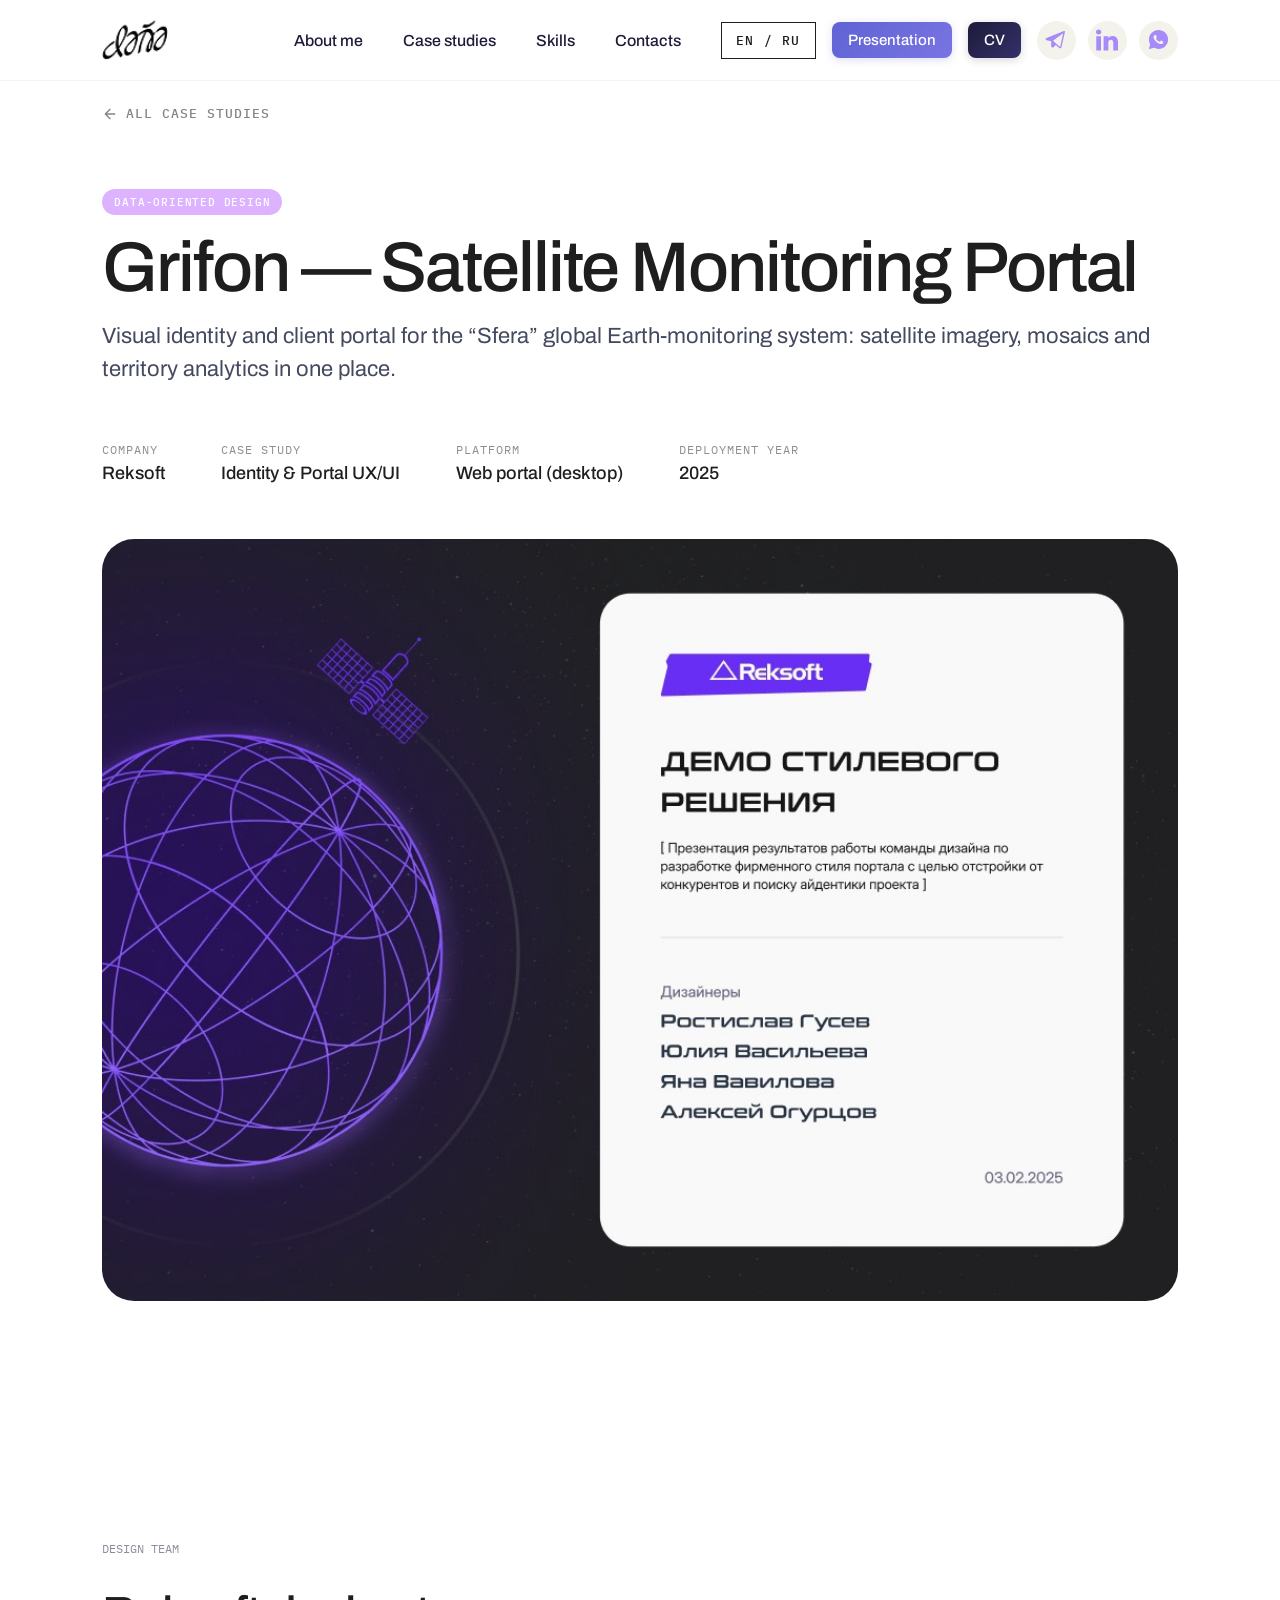
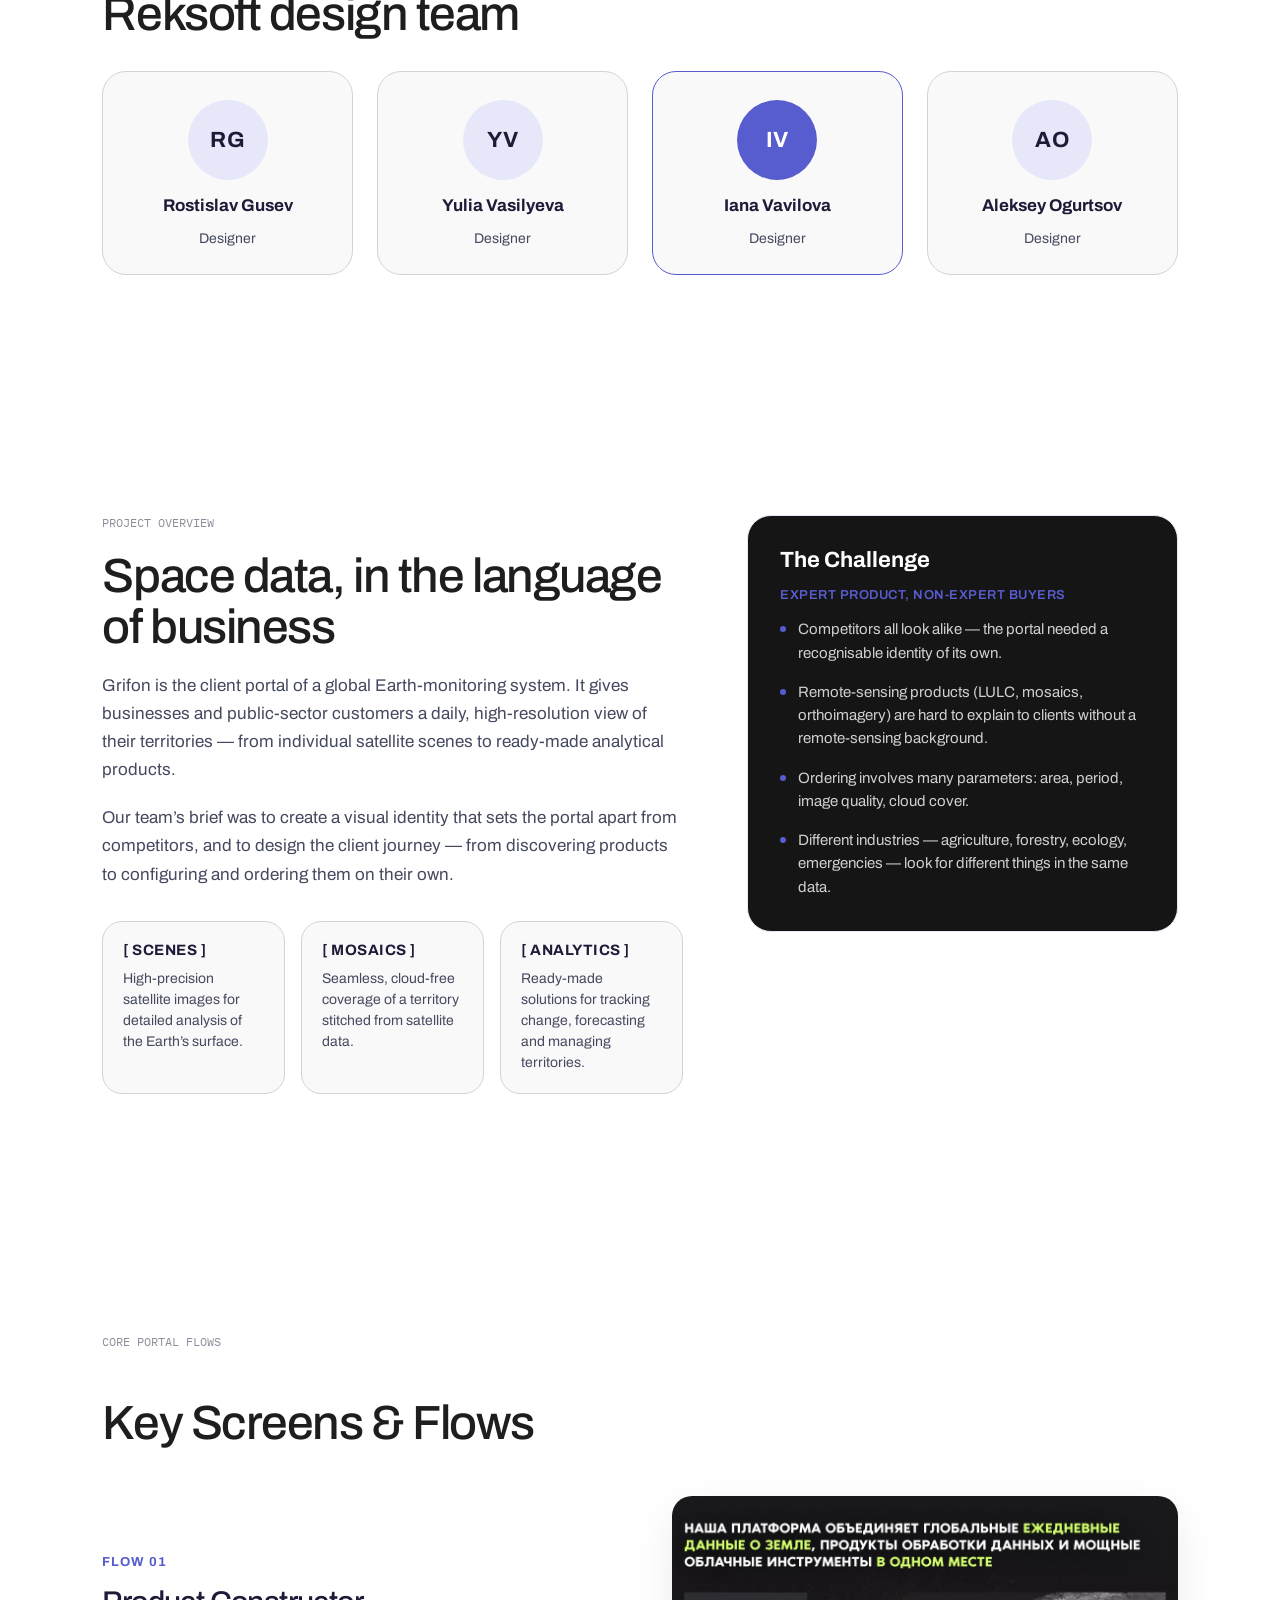
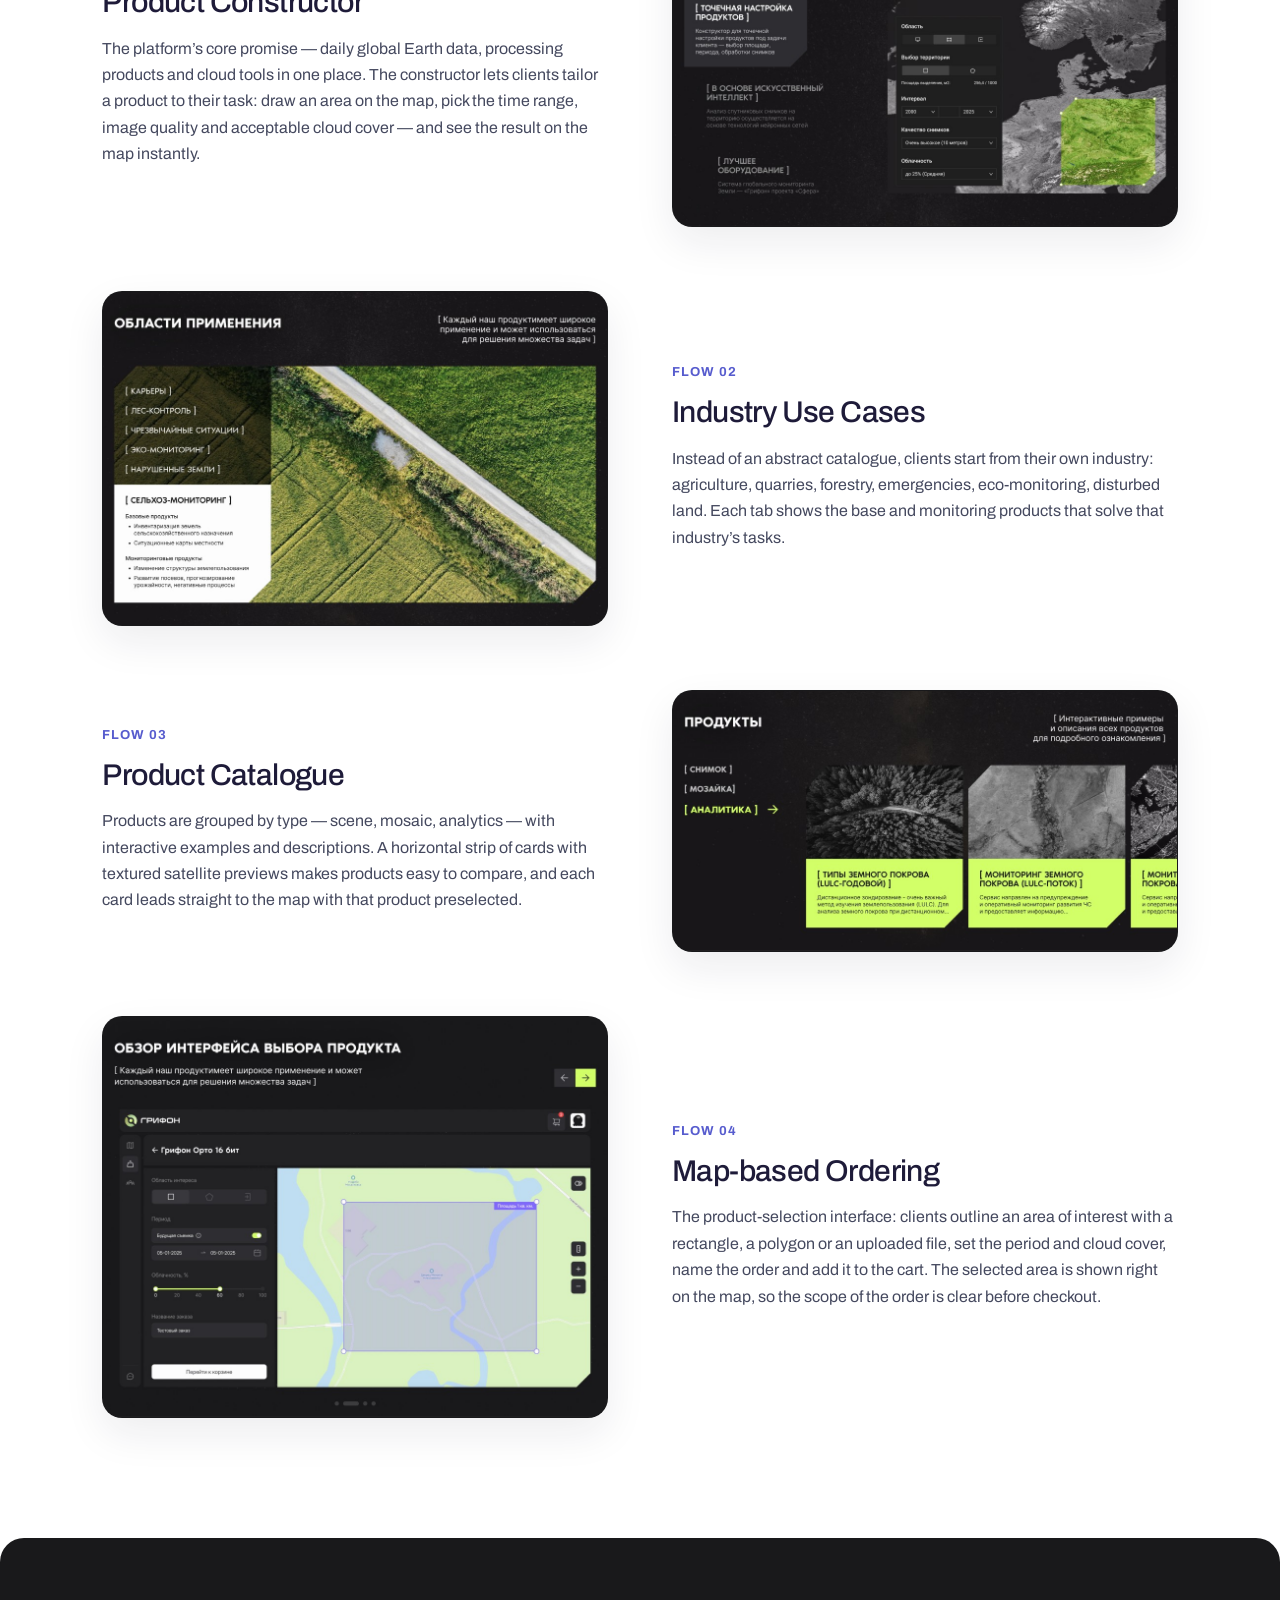
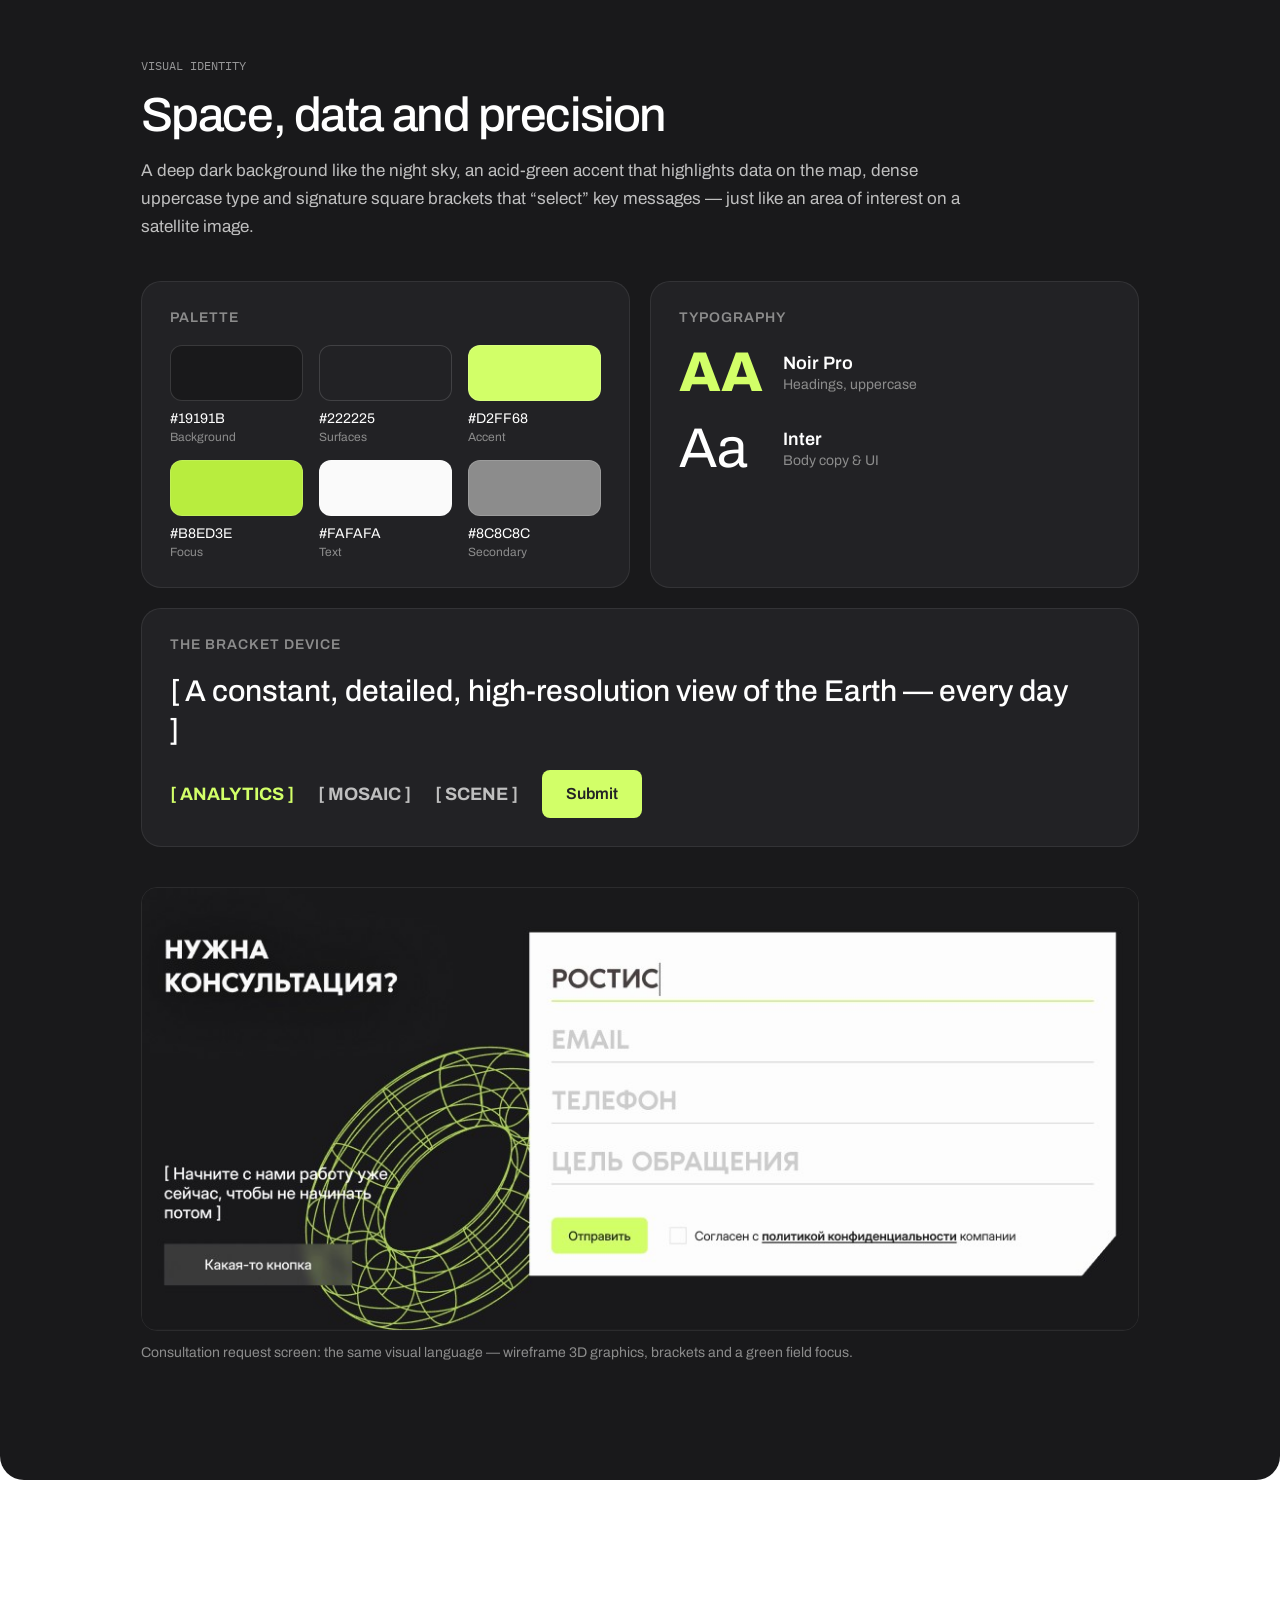
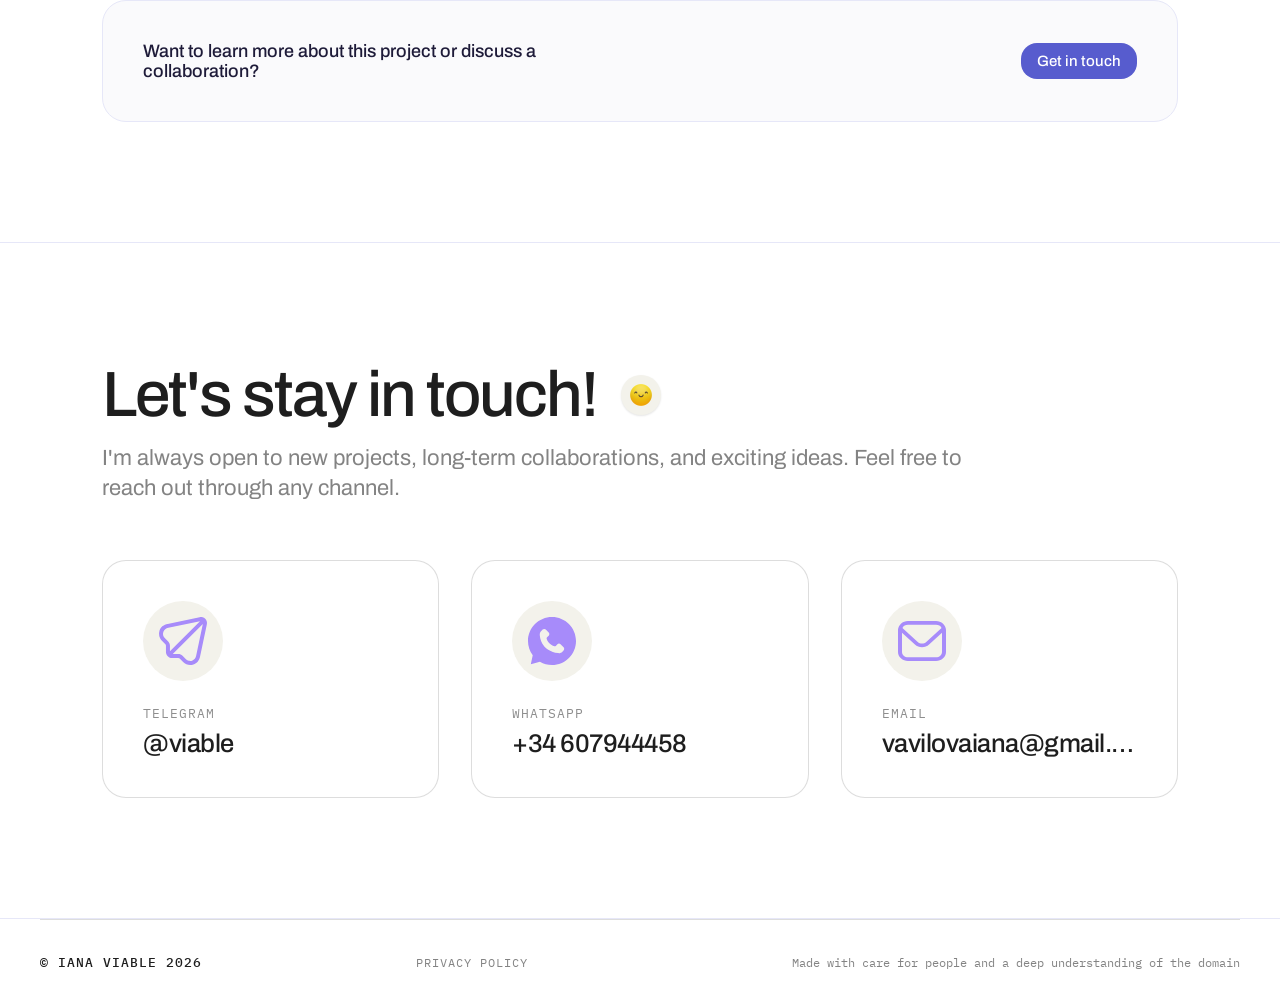
<file: case-studies/space-data.html>
<!DOCTYPE html>
<html lang="en">
<head>
<meta charset="UTF-8">
<meta name="viewport" content="width=device-width, initial-scale=1.0">
<title data-ru="Грифон — аналитика космических данных | Яна Вавилова">Grifon Space Data Analytics — Case Study | Iana Vavilova</title>
<meta name="description" content="Case study: visual identity and client portal for Grifon, a satellite Earth-monitoring platform — imagery, mosaics and territory analytics." data-ru="Кейс: фирменный стиль и клиентский портал «Грифон» — платформы спутникового мониторинга Земли: снимки, мозаики и аналитика территорий.">
<link rel="icon" href="../favicon.ico" sizes="any">
<link rel="icon" href="../assets/img/favicon.svg" type="image/svg+xml">
<link rel="icon" href="../assets/img/favicon-32.png" sizes="32x32" type="image/png">
<link rel="icon" href="../assets/img/favicon-16.png" sizes="16x16" type="image/png">
<link rel="apple-touch-icon" href="../assets/img/apple-touch-icon.png">
<link rel="preconnect" href="https://fonts.googleapis.com">
<link rel="preconnect" href="https://fonts.gstatic.com" crossorigin>
<link href="https://fonts.googleapis.com/css2?family=Inter:ital,wght@0,400;0,500;0,600;0,700;0,800;0,900;1,500&family=Archivo:ital,wght@0,400;0,500;0,600;0,700;0,800;0,900;1,500&family=IBM+Plex+Mono:wght@400;500&display=swap" rel="stylesheet">
<link rel="stylesheet" href="../css/styles.css">
<link rel="stylesheet" href="../css/case-study.css">
<link rel="stylesheet" href="../css/case-space.css">
</head>
<body>

<a class="skip-link" href="#main" data-ru="Перейти к содержимому">Skip to content</a>

<header class="site-header">
  <div class="site-header__inner">
    <a href="../index.html" class="logo" aria-label="Iana Vavilova — home">
      <img src="../assets/img/photos/logo.png" alt="Iana Vavilova logo" width="59" height="36">
    </a>

    <nav class="main-nav" aria-label="Primary">
      <button class="main-nav__toggle" id="navToggle" aria-expanded="false" aria-controls="navLinks">
        <span></span><span></span><span></span>
        <span class="sr-only">Menu</span>
      </button>
      <div class="main-nav__links" id="navLinks">
        <a href="../index.html#mission" data-ru="Обо мне">About me</a>
        <a href="../index.html#case-studies" data-ru="Кейсы">Case studies</a>
        <a href="../index.html#ai-tools" data-ru="Навыки">Skills</a>
        <a href="../index.html#contacts" data-ru="Контакты">Contacts</a>
        <div class="main-nav__buttons">
          <button type="button" id="langToggle" class="tag tag--outline" data-ru="RU / EN" aria-label="Change language">EN / RU</button>
          <a class="tag tag--accent" href="https://www.figma.com/proto/rudZk6rEIAjRQLwwJBsMRe/Viable_personal-brand?node-id=20007962-11445&amp;p=f&amp;scaling=min-zoom&amp;content-scaling=fixed&amp;page-id=1213%3A22987&amp;starting-point-node-id=20007962%3A11445&amp;show-proto-sidebar=1" target="_blank" rel="noopener" data-ru="Презентация">Presentation</a>
          <a class="tag tag--dark" href="../assets/cv/Iana-Vavilova-CV.pdf" download="Iana-Vavilova-CV.pdf" target="_blank" rel="noopener" data-ru="Резюме" data-ru-href="../assets/cv/Yana-Vavilova-CV-RU.pdf" data-ru-download="Yana-Vavilova-CV-RU.pdf">CV</a>
          <div class="nav-socials" role="group" aria-label="Social links">
            <a class="nav-soc" href="https://t.me/viable" target="_blank" rel="noopener" aria-label="Telegram"><svg viewBox="0 0 20 20"><path d="M17.8813 2.04619C17.7844 1.96258 17.6666 1.90696 17.5405 1.88535C17.4144 1.86374 17.2848 1.87694 17.1656 1.92354L1.33283 8.11963C1.10844 8.20689 0.91847 8.36467 0.791518 8.56923C0.664565 8.7738 0.607501 9.01406 0.628917 9.25386C0.650332 9.49366 0.749068 9.72002 0.910259 9.89885C1.07145 10.0777 1.28637 10.1993 1.52267 10.2454L5.62501 11.0509V15.6251C5.62421 15.8743 5.69825 16.1179 5.83755 16.3245C5.97684 16.5311 6.17498 16.691 6.40626 16.7837C6.6372 16.878 6.89116 16.9006 7.13513 16.8487C7.37909 16.7967 7.60178 16.6725 7.77423 16.4923L9.75236 14.4407L12.8906 17.1876C13.1171 17.3884 13.4091 17.4996 13.7117 17.5001C13.8444 17.5 13.9762 17.4792 14.1024 17.4384C14.3086 17.373 14.494 17.2546 14.6403 17.0952C14.7865 16.9358 14.8885 16.7409 14.936 16.5298L18.107 2.73448C18.1354 2.61006 18.1294 2.48027 18.0896 2.35902C18.0498 2.23777 17.9778 2.12963 17.8813 2.04619ZM13.7133 16.2501L7.25392 10.586L16.5508 3.92276L13.7133 16.2501Z"/></svg></a>
            <a class="nav-soc" href="https://www.linkedin.com/in/vavilova/" target="_blank" rel="noopener" aria-label="LinkedIn"><svg viewBox="0 0 20 20"><path fill-rule="evenodd" d="M4.54075 19.5586V6.65985H0.253441V19.5586H4.54075ZM2.39707 4.89874C3.89214 4.89874 4.8227 3.90826 4.8227 2.67045C4.79484 1.40477 3.89215 0.441772 2.42544 0.441772C0.958878 0.441772 0 1.40477 0 2.67045C0 3.90826 0.930358 4.89874 2.36913 4.89874H2.39707Z"/><path fill-rule="evenodd" d="M6.91309 19.5586H11.2003V12.3554C11.2003 11.9699 11.2282 11.5848 11.3414 11.3092C11.6514 10.5389 12.3568 9.74121 13.5412 9.74121C15.0925 9.74121 15.7131 10.9241 15.7131 12.6581V19.5586H20V12.1626C20 8.20072 17.8849 6.35717 15.0642 6.35717C12.7513 6.35717 11.736 7.64994 11.1718 8.5305H11.2005V6.65985H6.9132C6.96946 7.87018 6.91309 19.5586 6.91309 19.5586Z"/></svg></a>
            <a class="nav-soc" href="https://wa.me/34607944458" data-ru-href="https://wa.me/79312444104" target="_blank" rel="noopener" aria-label="WhatsApp"><svg viewBox="0 0 20 20"><path d="M16.605 3.38509C14.9587 1.74447 12.7636 0.833008 10.4465 0.833008C5.62943 0.833008 1.72699 4.7219 1.72699 9.52224C1.72699 11.0413 2.15382 12.5604 2.88553 13.8365L1.66602 18.333L6.30016 17.1177C7.58065 17.7861 8.98309 18.1507 10.4465 18.1507C15.2636 18.1507 19.166 14.2618 19.166 9.46148C19.105 7.21322 18.2514 5.02572 16.605 3.38509ZM14.6538 12.6212C14.4709 13.1073 13.6172 13.5934 13.1904 13.6542C12.8245 13.715 12.3367 13.715 11.8489 13.5934C11.5441 13.4719 11.1172 13.3504 10.6294 13.1073C8.43431 12.1959 7.03187 10.0084 6.90992 9.82606C6.78797 9.70454 5.99529 8.67155 5.99529 7.5778C5.99529 6.48405 6.54406 5.99794 6.72699 5.75488C6.90992 5.51183 7.15382 5.51183 7.33675 5.51183C7.4587 5.51183 7.64162 5.51183 7.76357 5.51183C7.88553 5.51183 8.06845 5.45106 8.25138 5.87641C8.43431 6.30176 8.86114 7.39551 8.92211 7.45627C8.98309 7.5778 8.98309 7.69933 8.92211 7.82086C8.86114 7.94238 8.80016 8.06391 8.67821 8.18544C8.55626 8.30697 8.43431 8.48926 8.37333 8.55002C8.25138 8.67155 8.12943 8.79308 8.25138 8.97537C8.37333 9.21842 8.80016 9.88683 9.47089 10.4945C10.3246 11.2236 10.9953 11.4667 11.2392 11.5882C11.4831 11.7097 11.605 11.649 11.727 11.5275C11.8489 11.4059 12.2758 10.9198 12.3977 10.6768C12.5197 10.4337 12.7026 10.4945 12.8855 10.5552C13.0685 10.616 14.166 11.1629 14.3489 11.2844C14.5928 11.4059 14.7148 11.4667 14.7758 11.5275C14.8367 11.7097 14.8367 12.1351 14.6538 12.6212Z"/></svg></a>
          </div>
        </div>
      </div>
    </nav>
  </div>
</header>

<main id="main" class="cs-main">

  <div class="cs-back-row">
    <a class="cs-back-link" href="../index.html#case-studies">
      <svg viewBox="0 0 24 24" fill="none" stroke="currentColor" stroke-width="2" stroke-linecap="round" stroke-linejoin="round"><path d="M19 12H5M12 19l-7-7 7-7"/></svg>
      <span data-ru="Все кейсы">All case studies</span>
    </a>
  </div>


  <!-- Hero -->
  <section class="cs-hero">
    <div class="cs-hero__head">
      <span class="badge" data-ru="Проектирование сложных данных">Data-oriented design</span>
      <h1 class="cs-hero__title" data-ru="Грифон — портал спутникового мониторинга">Grifon — Satellite Monitoring Portal</h1>
      <p class="cs-hero__subtitle" data-ru="Фирменный стиль и клиентский портал системы глобального мониторинга Земли проекта «Сфера»: спутниковые снимки, мозаики и аналитика территорий в одном месте.">Visual identity and client portal for the “Sfera” global Earth-monitoring system: satellite imagery, mosaics and territory analytics in one place.</p>
    </div>

    <dl class="cs-meta-grid">
      <div class="cs-meta-item">
        <dt data-ru="Компания">Company</dt>
        <dd>Reksoft</dd>
      </div>
      <div class="cs-meta-item">
        <dt data-ru="Кейс">Case Study</dt>
        <dd data-ru="Айдентика и UX/UI портала">Identity &amp; Portal UX/UI</dd>
      </div>
      <div class="cs-meta-item">
        <dt data-ru="Платформа">Platform</dt>
        <dd data-ru="Веб-портал (десктоп)">Web portal (desktop)</dd>
      </div>
      <div class="cs-meta-item">
        <dt data-ru="Год реализации">Deployment Year</dt>
        <dd>2025</dd>
      </div>
    </dl>

    <div class="cs-hero__visual">
      <img src="../assets/img/case-studies/space-data/hero-cover.jpg" alt="Grifon style concept cover: wireframe globe with a satellite next to the project title card" width="1024" height="725" loading="eager">
    </div>
  </section>

  <!-- Design Team -->
  <section class="cs-section cs-section--tight">
    <span class="label-pill" data-ru="Команда">Design Team</span>
    <h2 class="cs-section-title" data-ru="Дизайн-команда Reksoft">Reksoft design team</h2>

    <div class="cs-team-grid sd-team-grid">
      <div class="cs-team-card">
        <span class="sd-avatar" aria-hidden="true" data-ru="РГ">RG</span>
        <span class="cs-team-card__name" data-ru="Ростислав Гусев">Rostislav Gusev</span>
        <span class="cs-team-card__role" data-ru="Дизайнер">Designer</span>
      </div>
      <div class="cs-team-card">
        <span class="sd-avatar" aria-hidden="true" data-ru="ЮВ">YV</span>
        <span class="cs-team-card__name" data-ru="Юлия Васильева">Yulia Vasilyeva</span>
        <span class="cs-team-card__role" data-ru="Дизайнер">Designer</span>
      </div>
      <div class="cs-team-card sd-team-card--me">
        <span class="sd-avatar" aria-hidden="true" data-ru="ЯВ">IV</span>
        <span class="cs-team-card__name" data-ru="Яна Вавилова">Iana Vavilova</span>
        <span class="cs-team-card__role" data-ru="Дизайнер">Designer</span>
      </div>
      <div class="cs-team-card">
        <span class="sd-avatar" aria-hidden="true" data-ru="АО">AO</span>
        <span class="cs-team-card__name" data-ru="Алексей Огурцов">Aleksey Ogurtsov</span>
        <span class="cs-team-card__role" data-ru="Дизайнер">Designer</span>
      </div>
    </div>
  </section>

  <!-- Overview + Challenge -->
  <section class="cs-section" id="sd-overview">
    <div class="sd-overview">
      <div class="sd-overview__main">
        <span class="label-pill" data-ru="Обзор проекта">Project Overview</span>
        <h2 class="cs-section-title" data-ru="Космические данные — понятным языком бизнеса">Space data, in the language of business</h2>
        <p data-ru="«Грифон» — клиентский портал системы глобального мониторинга Земли. Он даёт бизнесу и госзаказчикам ежедневный детализированный обзор территорий в высоком разрешении: от отдельных снимков местности до готовых аналитических продуктов.">Grifon is the client portal of a global Earth-monitoring system. It gives businesses and public-sector customers a daily, high-resolution view of their territories — from individual satellite scenes to ready-made analytical products.</p>
        <p data-ru="Задача команды — разработать фирменный стиль портала, который отстроит его от конкурентов, и спроектировать путь клиента: от знакомства с продуктами до самостоятельной настройки и оформления заказа.">Our team’s brief was to create a visual identity that sets the portal apart from competitors, and to design the client journey — from discovering products to configuring and ordering them on their own.</p>

        <ul class="sd-products">
          <li><span class="sd-bracket" data-ru="[ снимки местности ]">[ scenes ]</span><p data-ru="Спутниковые изображения высокой точности для детального анализа поверхности Земли.">High-precision satellite images for detailed analysis of the Earth’s surface.</p></li>
          <li><span class="sd-bracket" data-ru="[ мозаика ]">[ mosaics ]</span><p data-ru="Единое покрытие территории без облачности и артефактов на основе спутниковых данных.">Seamless, cloud-free coverage of a territory stitched from satellite data.</p></li>
          <li><span class="sd-bracket" data-ru="[ аналитика ]">[ analytics ]</span><p data-ru="Готовые решения для отслеживания изменений, прогнозирования и управления территориями.">Ready-made solutions for tracking change, forecasting and managing territories.</p></li>
        </ul>
      </div>

      <div class="cs-challenge-card sd-challenge">
        <h3 data-ru="Вызовы">The Challenge</h3>
        <span class="cs-challenge-label" data-ru="Сложный продукт для неспециалистов">Expert product, non-expert buyers</span>
        <ul class="cs-challenge-list">
          <li data-ru="Конкуренты выглядят одинаково — нужна узнаваемая айдентика портала.">Competitors all look alike — the portal needed a recognisable identity of its own.</li>
          <li data-ru="Продукты дистанционного зондирования (LULC, мозаики, ортоснимки) сложно объяснить клиенту без экспертизы в ДЗЗ.">Remote-sensing products (LULC, mosaics, orthoimagery) are hard to explain to clients without a remote-sensing background.</li>
          <li data-ru="Заказ требует множества параметров: область, период, качество снимков, облачность.">Ordering involves many parameters: area, period, image quality, cloud cover.</li>
          <li data-ru="Разные отрасли — сельское хозяйство, лес, экология, ЧС — ищут в одних данных разное.">Different industries — agriculture, forestry, ecology, emergencies — look for different things in the same data.</li>
        </ul>
      </div>
    </div>
  </section>

  <!-- Key Features -->
  <section class="cs-section" id="cs-features">
    <span class="label-pill" data-ru="Ключевые сценарии портала">Core Portal Flows</span>
    <h2 class="cs-section-title" data-ru="Ключевые экраны и сценарии">Key Screens &amp; Flows</h2>

    <div class="cs-features">
      <div class="cs-feature-row">
        <div class="cs-feature-text">
          <span class="cs-feature-badge">Flow 01</span>
          <h3 data-ru="Конструктор продукта">Product Constructor</h3>
          <p data-ru="Главное обещание платформы — глобальные ежедневные данные о Земле, продукты обработки и облачные инструменты в одном месте. Конструктор позволяет точечно настроить продукт под задачу клиента: выбрать область на карте, интервал, качество снимков и допустимую облачность — и сразу увидеть результат на карте.">The platform’s core promise — daily global Earth data, processing products and cloud tools in one place. The constructor lets clients tailor a product to their task: draw an area on the map, pick the time range, image quality and acceptable cloud cover — and see the result on the map instantly.</p>
        </div>
        <div class="cs-feature-visual sd-feature-visual">
          <img src="../assets/img/case-studies/space-data/feature-01-constructor.jpg" alt="Product constructor: area, territory, interval, image quality and cloud cover settings next to a satellite map" width="1024" height="668" loading="lazy">
        </div>
      </div>

      <div class="cs-feature-row cs-feature-row--reverse">
        <div class="cs-feature-text">
          <span class="cs-feature-badge">Flow 02</span>
          <h3 data-ru="Отраслевые сценарии">Industry Use Cases</h3>
          <p data-ru="Вместо абстрактного каталога клиент начинает со своей отрасли: сельхоз-мониторинг, карьеры, лес-контроль, чрезвычайные ситуации, эко-мониторинг, нарушенные земли. Для каждой показаны базовые и мониторинговые продукты, которые решают её задачи.">Instead of an abstract catalogue, clients start from their own industry: agriculture, quarries, forestry, emergencies, eco-monitoring, disturbed land. Each tab shows the base and monitoring products that solve that industry’s tasks.</p>
        </div>
        <div class="cs-feature-visual sd-feature-visual">
          <img src="../assets/img/case-studies/space-data/feature-02-industries.jpg" alt="Application areas screen with industry tabs and an aerial photo of farmland" width="1024" height="677" loading="lazy">
        </div>
      </div>

      <div class="cs-feature-row">
        <div class="cs-feature-text">
          <span class="cs-feature-badge">Flow 03</span>
          <h3 data-ru="Каталог продуктов">Product Catalogue</h3>
          <p data-ru="Продукты сгруппированы по типам — снимок, мозаика, аналитика — с интерактивными примерами и описаниями. Горизонтальная лента карточек с фактурными спутниковыми превью помогает быстро сравнить продукты, а с карточки клиент сразу переходит к карте с выбранным продуктом.">Products are grouped by type — scene, mosaic, analytics — with interactive examples and descriptions. A horizontal strip of cards with textured satellite previews makes products easy to compare, and each card leads straight to the map with that product preselected.</p>
        </div>
        <div class="cs-feature-visual sd-feature-visual">
          <img src="../assets/img/case-studies/space-data/feature-03-catalog.jpg" alt="Products screen with scene, mosaic and analytics tabs and LULC product cards" width="1024" height="529" loading="lazy">
        </div>
      </div>

      <div class="cs-feature-row cs-feature-row--reverse">
        <div class="cs-feature-text">
          <span class="cs-feature-badge">Flow 04</span>
          <h3 data-ru="Оформление заказа на карте">Map-based Ordering</h3>
          <p data-ru="Интерфейс выбора продукта: клиент обводит область интереса прямоугольником, полигоном или загружает файл, задаёт период и облачность, называет заказ и отправляет его в корзину. Площадь выделения отображается прямо на карте, поэтому стоимость и объём заказа понятны ещё до оплаты.">The product-selection interface: clients outline an area of interest with a rectangle, a polygon or an uploaded file, set the period and cloud cover, name the order and add it to the cart. The selected area is shown right on the map, so the scope of the order is clear before checkout.</p>
        </div>
        <div class="cs-feature-visual sd-feature-visual">
          <img src="../assets/img/case-studies/space-data/feature-04-order.jpg" alt="Grifon Ortho 16-bit ordering interface with an area of interest drawn on the map" width="1024" height="814" loading="lazy">
        </div>
      </div>
    </div>
  </section>

  <!-- Visual identity (dark) -->
  <section class="sd-identity" id="sd-identity">
    <div class="sd-identity__bg"></div>
    <div class="sd-identity__inner">
      <div class="sd-identity__head">
        <span class="label-pill label-pill--dark" data-ru="Фирменный стиль">Visual Identity</span>
        <h2 class="cs-section-title cs-section-title--dark" data-ru="Космос, данные и точность">Space, data and precision</h2>
        <p data-ru="Глубокий тёмный фон как ночное небо, кислотно-зелёный акцент как подсветка данных на карте, плотная заглавная типографика и фирменные квадратные скобки, которые «выделяют» ключевые мысли — как область интереса на снимке.">A deep dark background like the night sky, an acid-green accent that highlights data on the map, dense uppercase type and signature square brackets that “select” key messages — just like an area of interest on a satellite image.</p>
      </div>

      <div class="sd-identity__grid">
        <div class="sd-id-card">
          <h3 data-ru="Палитра">Palette</h3>
          <ul class="sd-swatches">
            <li><i style="background:#19191b"></i><span>#19191B</span><small data-ru="Фон">Background</small></li>
            <li><i style="background:#222225"></i><span>#222225</span><small data-ru="Поверхности">Surfaces</small></li>
            <li><i style="background:#d2ff68"></i><span>#D2FF68</span><small data-ru="Акцент">Accent</small></li>
            <li><i style="background:#b8ed3e"></i><span>#B8ED3E</span><small data-ru="Фокус">Focus</small></li>
            <li><i style="background:#fafafa"></i><span>#FAFAFA</span><small data-ru="Текст">Text</small></li>
            <li><i style="background:#8c8c8c"></i><span>#8C8C8C</span><small data-ru="Второстепенный">Secondary</small></li>
          </ul>
        </div>

        <div class="sd-id-card">
          <h3 data-ru="Типографика">Typography</h3>
          <div class="sd-type">
            <div class="sd-type__row">
              <span class="sd-type__sample sd-type__sample--display">Aa</span>
              <span class="sd-type__meta"><b>Noir Pro</b><span data-ru="Заголовки, верхний регистр">Headings, uppercase</span></span>
            </div>
            <div class="sd-type__row">
              <span class="sd-type__sample">Aa</span>
              <span class="sd-type__meta"><b>Inter</b><span data-ru="Основной текст и интерфейс">Body copy &amp; UI</span></span>
            </div>
          </div>
        </div>

        <div class="sd-id-card sd-id-card--wide">
          <h3 data-ru="Приём «скобки»">The bracket device</h3>
          <p class="sd-bracket-demo" data-ru="[ Постоянный и детализированный обзор Земли в высоком разрешении каждый день ]">[ A constant, detailed, high-resolution view of the Earth — every day ]</p>
          <div class="sd-chips">
            <span class="sd-chip sd-chip--active" data-ru="[ аналитика ]">[ analytics ]</span>
            <span class="sd-chip" data-ru="[ мозаика ]">[ mosaic ]</span>
            <span class="sd-chip" data-ru="[ снимок ]">[ scene ]</span>
            <span class="sd-btn" data-ru="Отправить">Submit</span>
          </div>
        </div>
      </div>

      <figure class="sd-wide-shot">
        <img src="../assets/img/case-studies/space-data/consultation.jpg" alt="Consultation request screen with a wireframe torus illustration and a lead form" width="1024" height="454" loading="lazy">
        <figcaption data-ru="Экран заявки на консультацию: тот же визуальный язык — каркасная 3D-графика, скобки и зелёный фокус поля.">Consultation request screen: the same visual language — wireframe 3D graphics, brackets and a green field focus.</figcaption>
      </figure>
    </div>
  </section>

  <!-- CTA back to portfolio -->
  <section class="cs-section cs-section--tight">
    <div class="cs-cta">
      <p data-ru="Хотите узнать больше об этом проекте или обсудить сотрудничество?">Want to learn more about this project or discuss a collaboration?</p>
      <a class="tag tag--accent" href="../index.html#contacts" data-ru="Связаться со мной">Get in touch</a>
    </div>
  </section>

  <!-- Contacts -->
  <section class="contacts" id="contacts">
    <div class="contacts__header">
      <div class="contacts__title-row">
        <h2 data-ru="Давайте общаться!">Let's stay in touch!</h2>
        <span class="smiley-bubble smiley-bubble--card" aria-hidden="true"><img src="../assets/img/icons/smile-emoji.png" alt="" width="24" height="24"></span>
      </div>
      <p data-ru="Я всегда открыта для новых проектов, долгосрочного сотрудничества и классных идей. Свяжитесь со мной любым удобным способом.">I'm always open to new projects, long-term collaborations, and exciting ideas. Feel free to reach out through any channel.</p>
    </div>

    <div class="contact-cards">
      <a class="contact-card" href="https://t.me/viable" target="_blank" rel="noopener">
        <span class="contact-card__icon contact-card__icon--figma"><img src="../assets/img/icons/contact-telegram.svg" alt="" width="80" height="80"></span>
        <span class="contact-card__text">
          <span class="contact-card__label">Telegram</span>
          <span class="contact-card__value">@viable</span>
        </span>
      </a>
      <a class="contact-card" href="https://wa.me/34607944458" data-ru-href="https://wa.me/79312444104" target="_blank" rel="noopener">
        <span class="contact-card__icon contact-card__icon--figma"><img src="../assets/img/icons/contact-whatsapp.svg" alt="" width="80" height="80"></span>
        <span class="contact-card__text">
          <span class="contact-card__label">WhatsApp</span>
          <span class="contact-card__value" data-ru="+7 931 2444104">+34 607944458</span>
        </span>
      </a>
      <a class="contact-card" href="mailto:vavilovaiana@gmail.com">
        <span class="contact-card__icon contact-card__icon--figma"><img src="../assets/img/icons/contact-email.svg" alt="" width="80" height="80"></span>
        <span class="contact-card__text">
          <span class="contact-card__label" data-ru="Электронная почта">Email</span>
          <span class="contact-card__value">vavilovaiana@gmail.com</span>
        </span>
      </a>
    </div>
  </section>

</main>

<footer class="site-footer site-footer--bc">
  <p class="site-footer__copy">&copy; Iana Viable <span id="year">2026</span></p>
  <p class="site-footer__link" data-ru="Политика конфиденциальности">Privacy policy</p>
  <p class="site-footer__tagline" data-ru="Сделано с вниманием к людям, с глубоким пониманием предметной области">Made with care for people and a deep understanding of the domain</p>
</footer>

<script src="../js/main.js"></script>
</body>
</html>
</file>
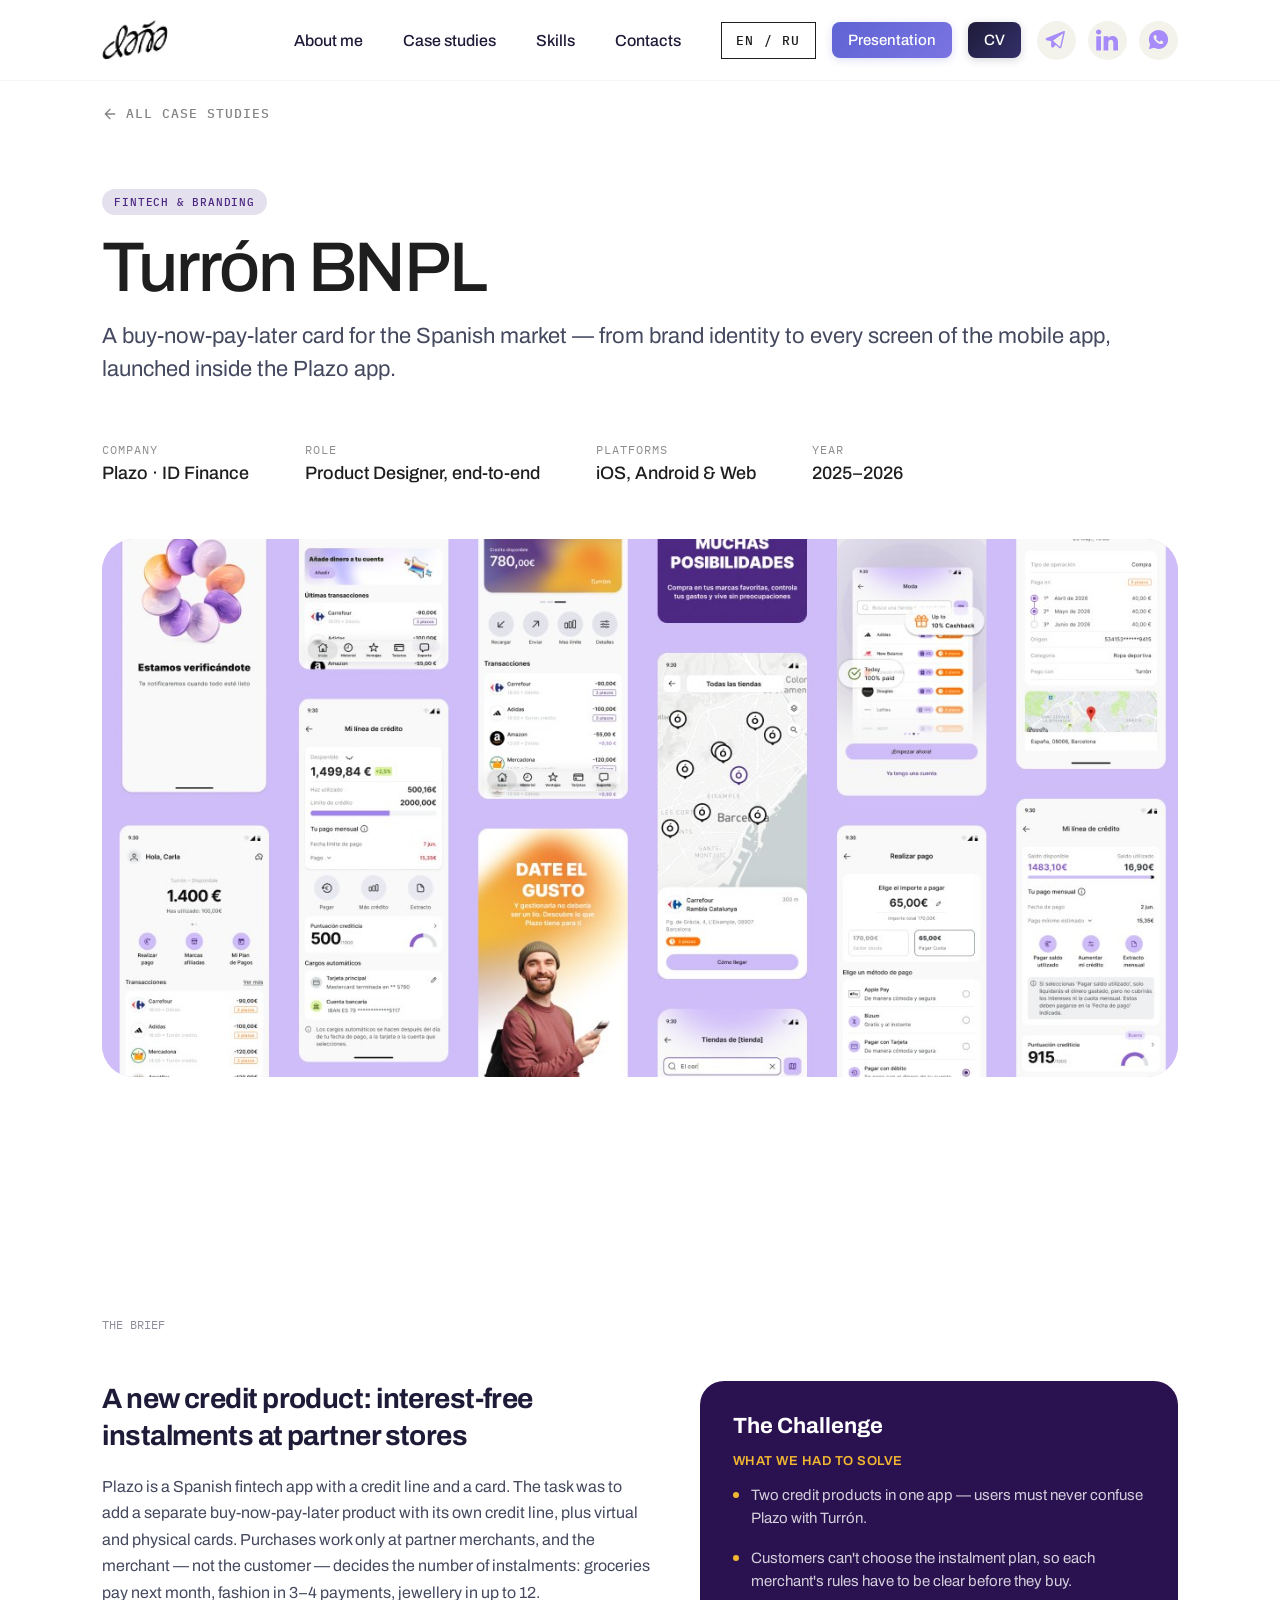
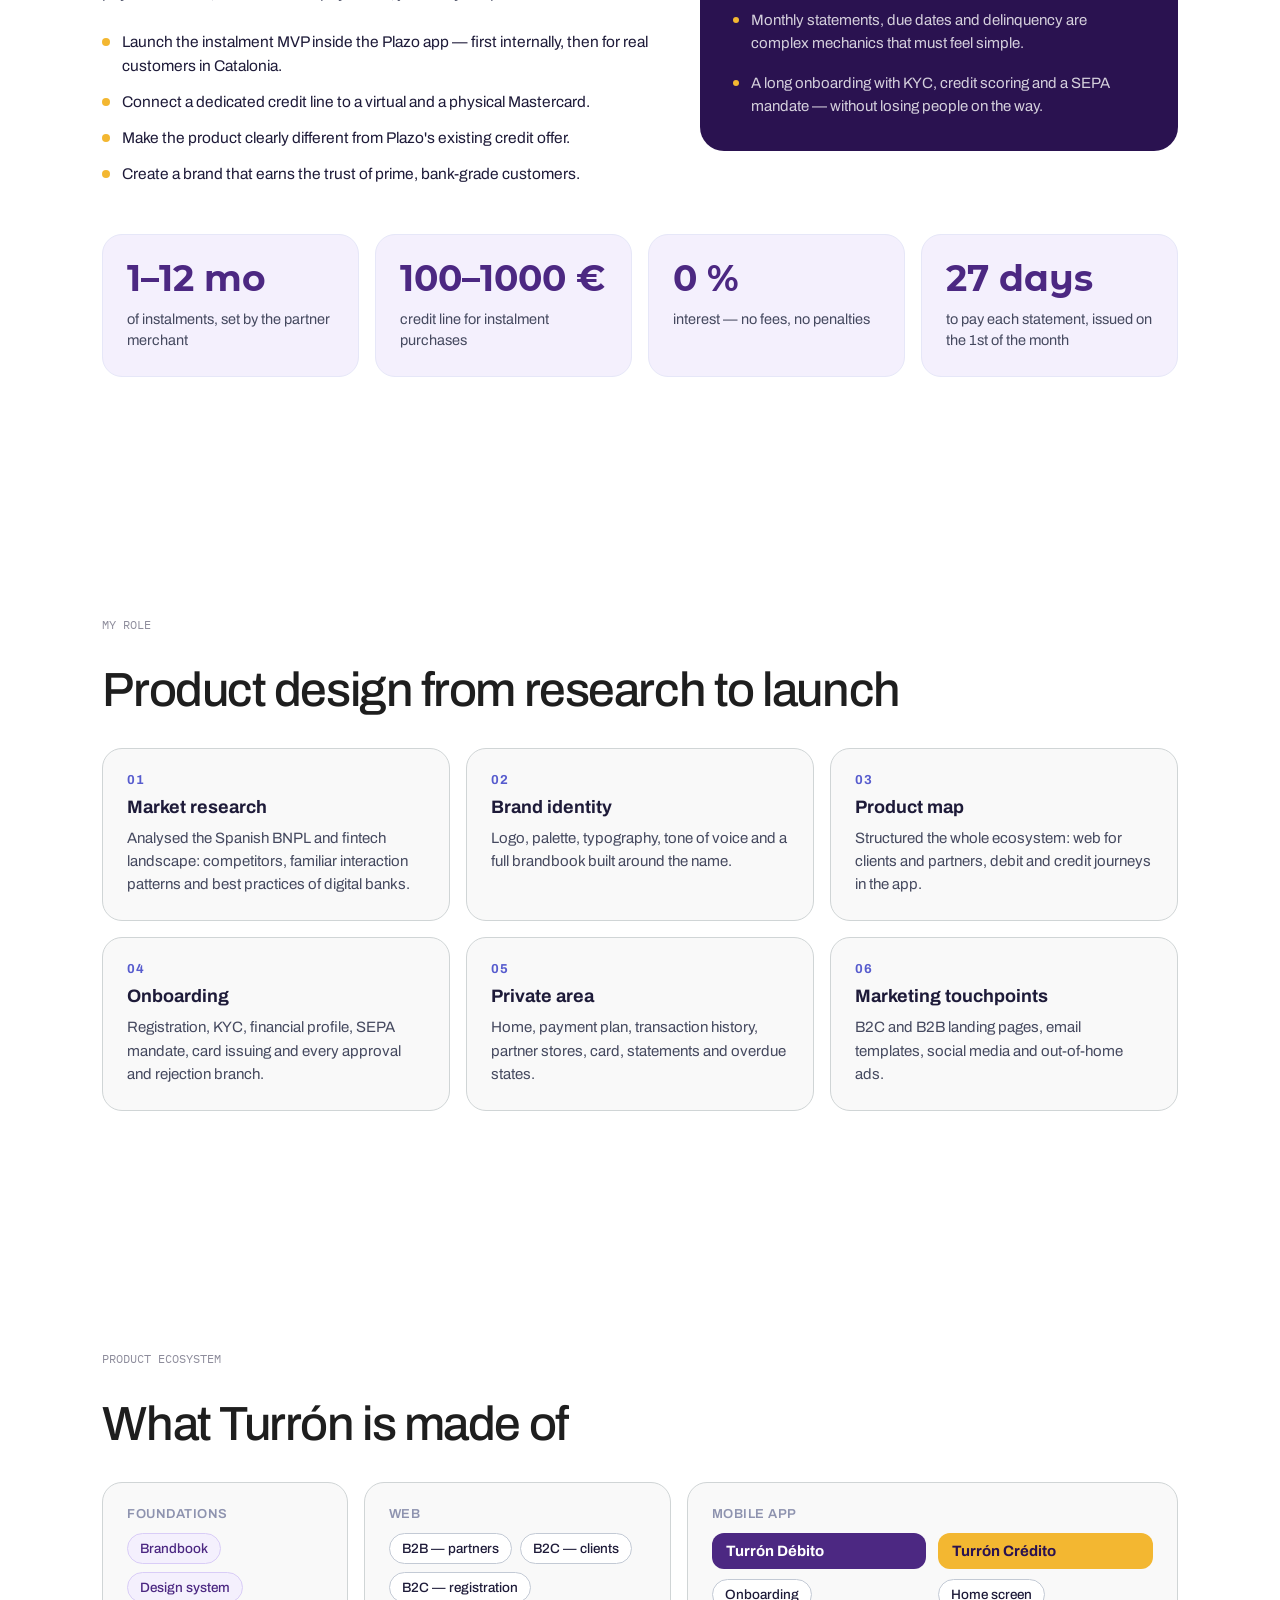
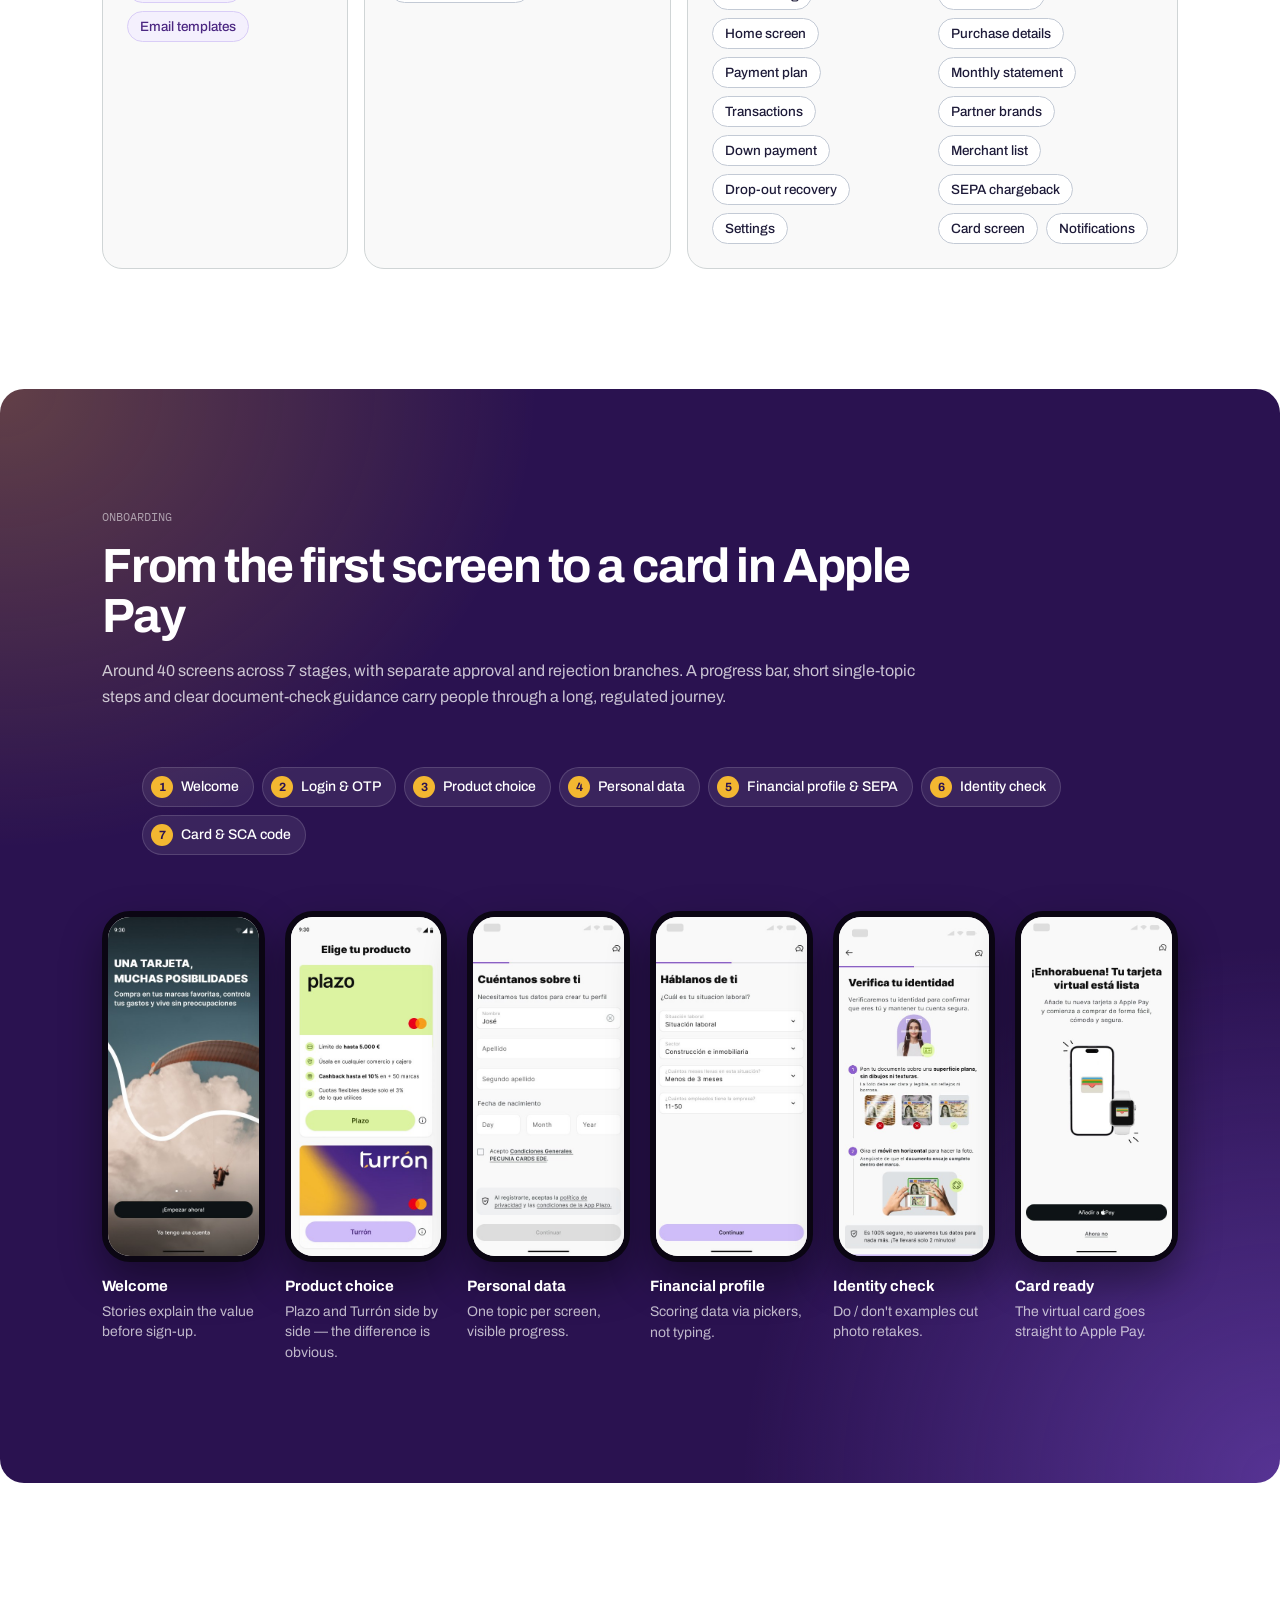
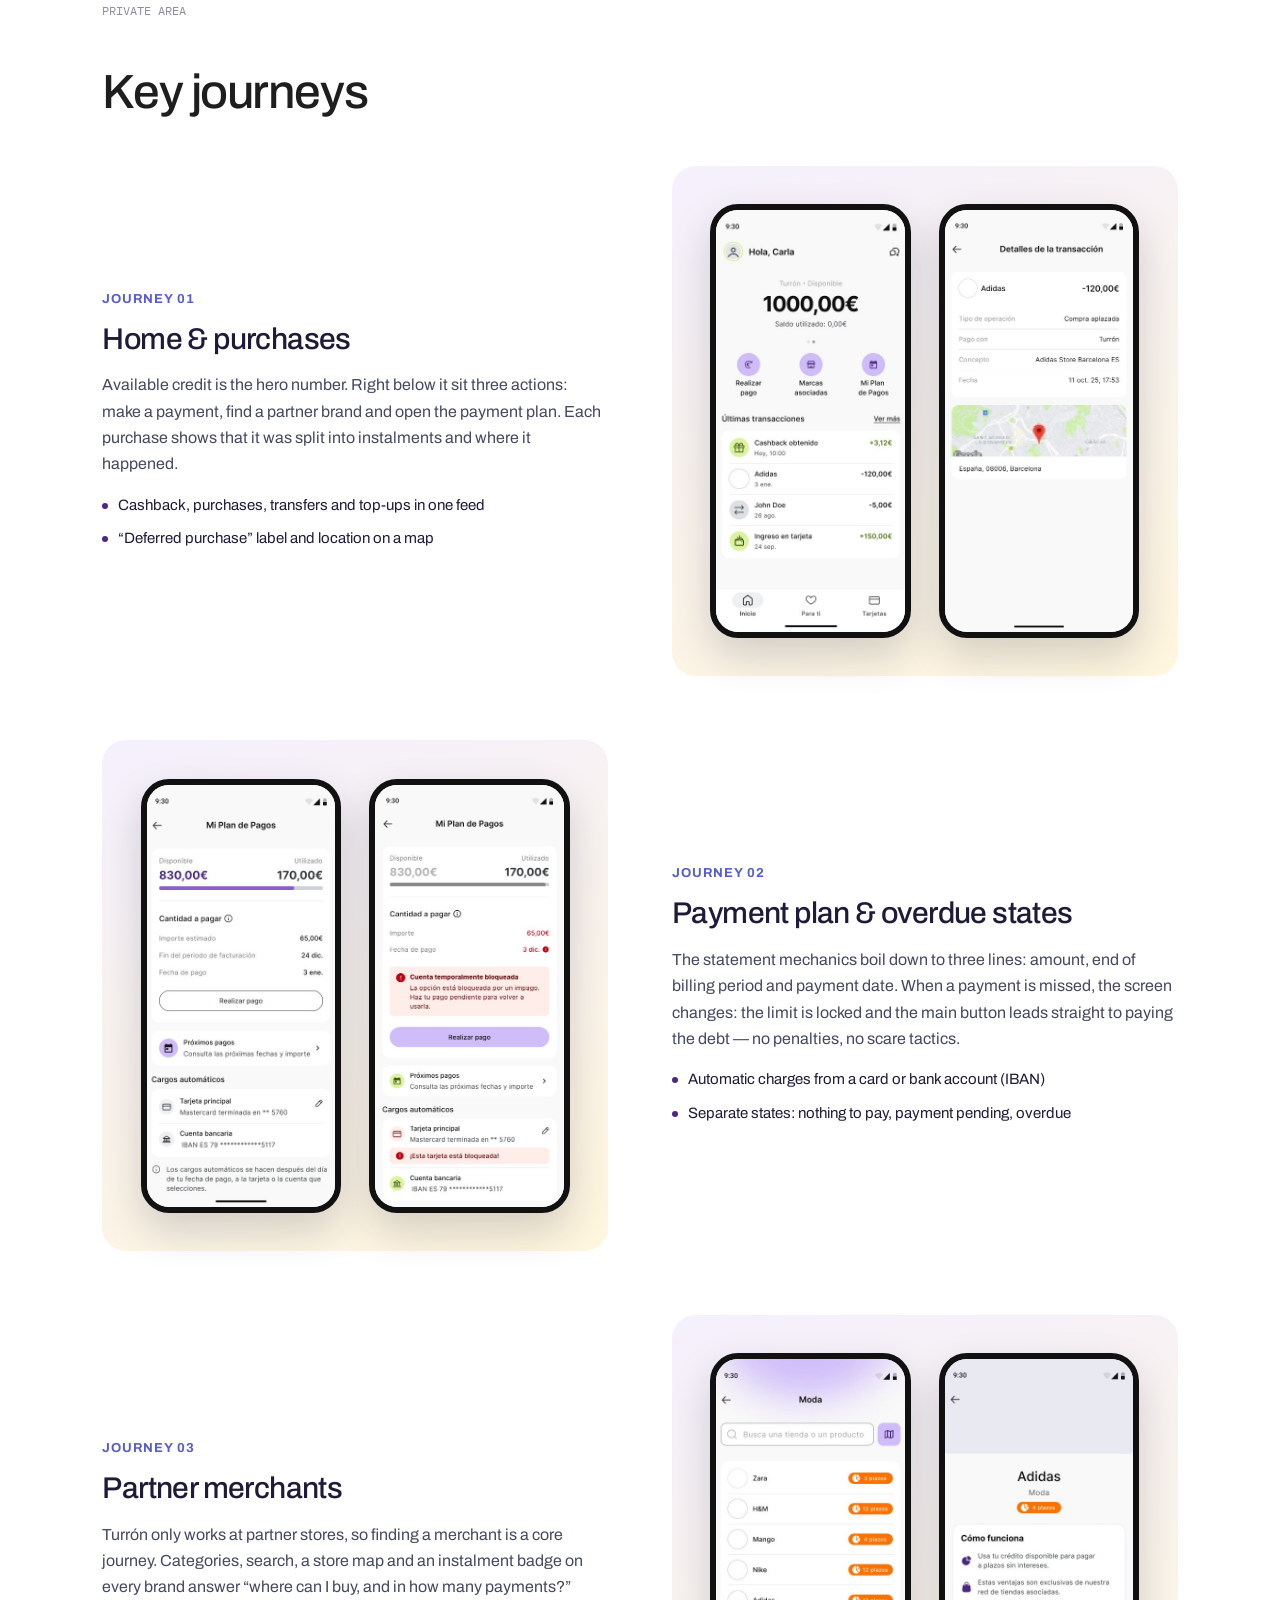
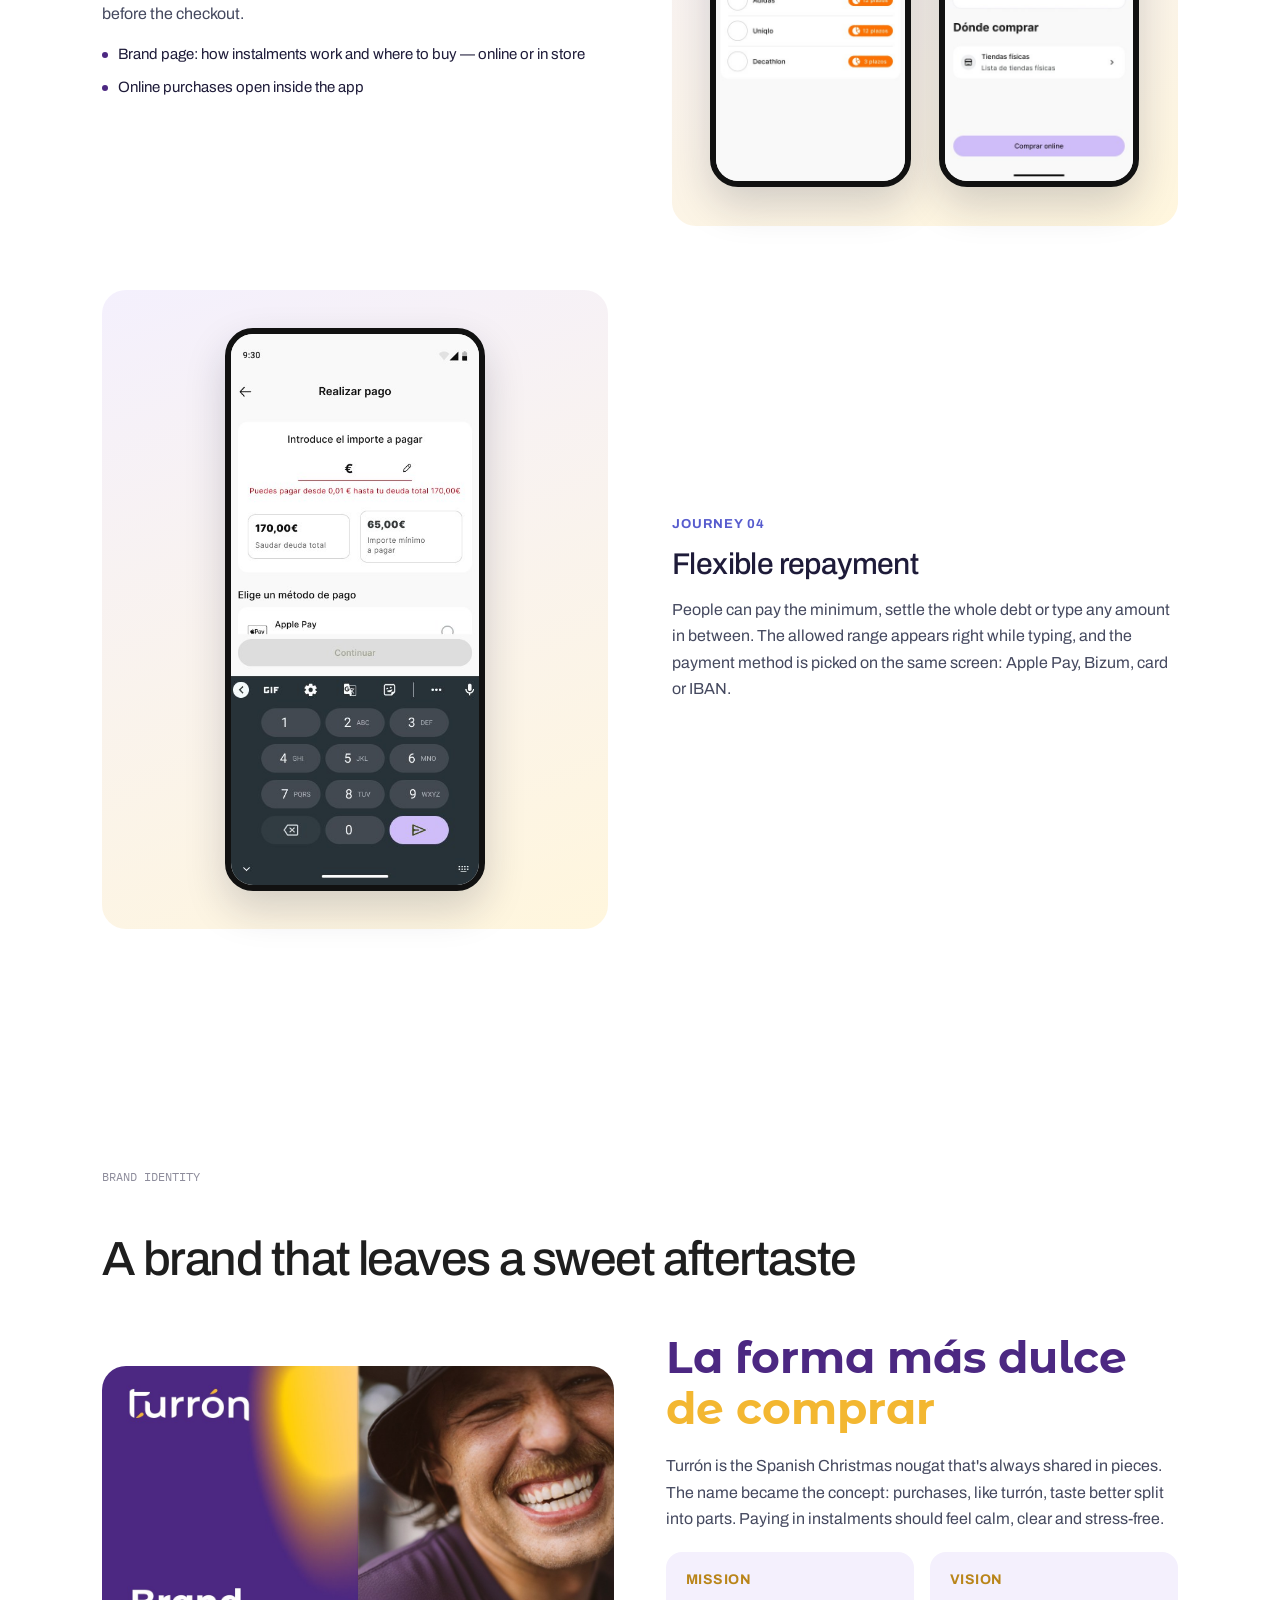
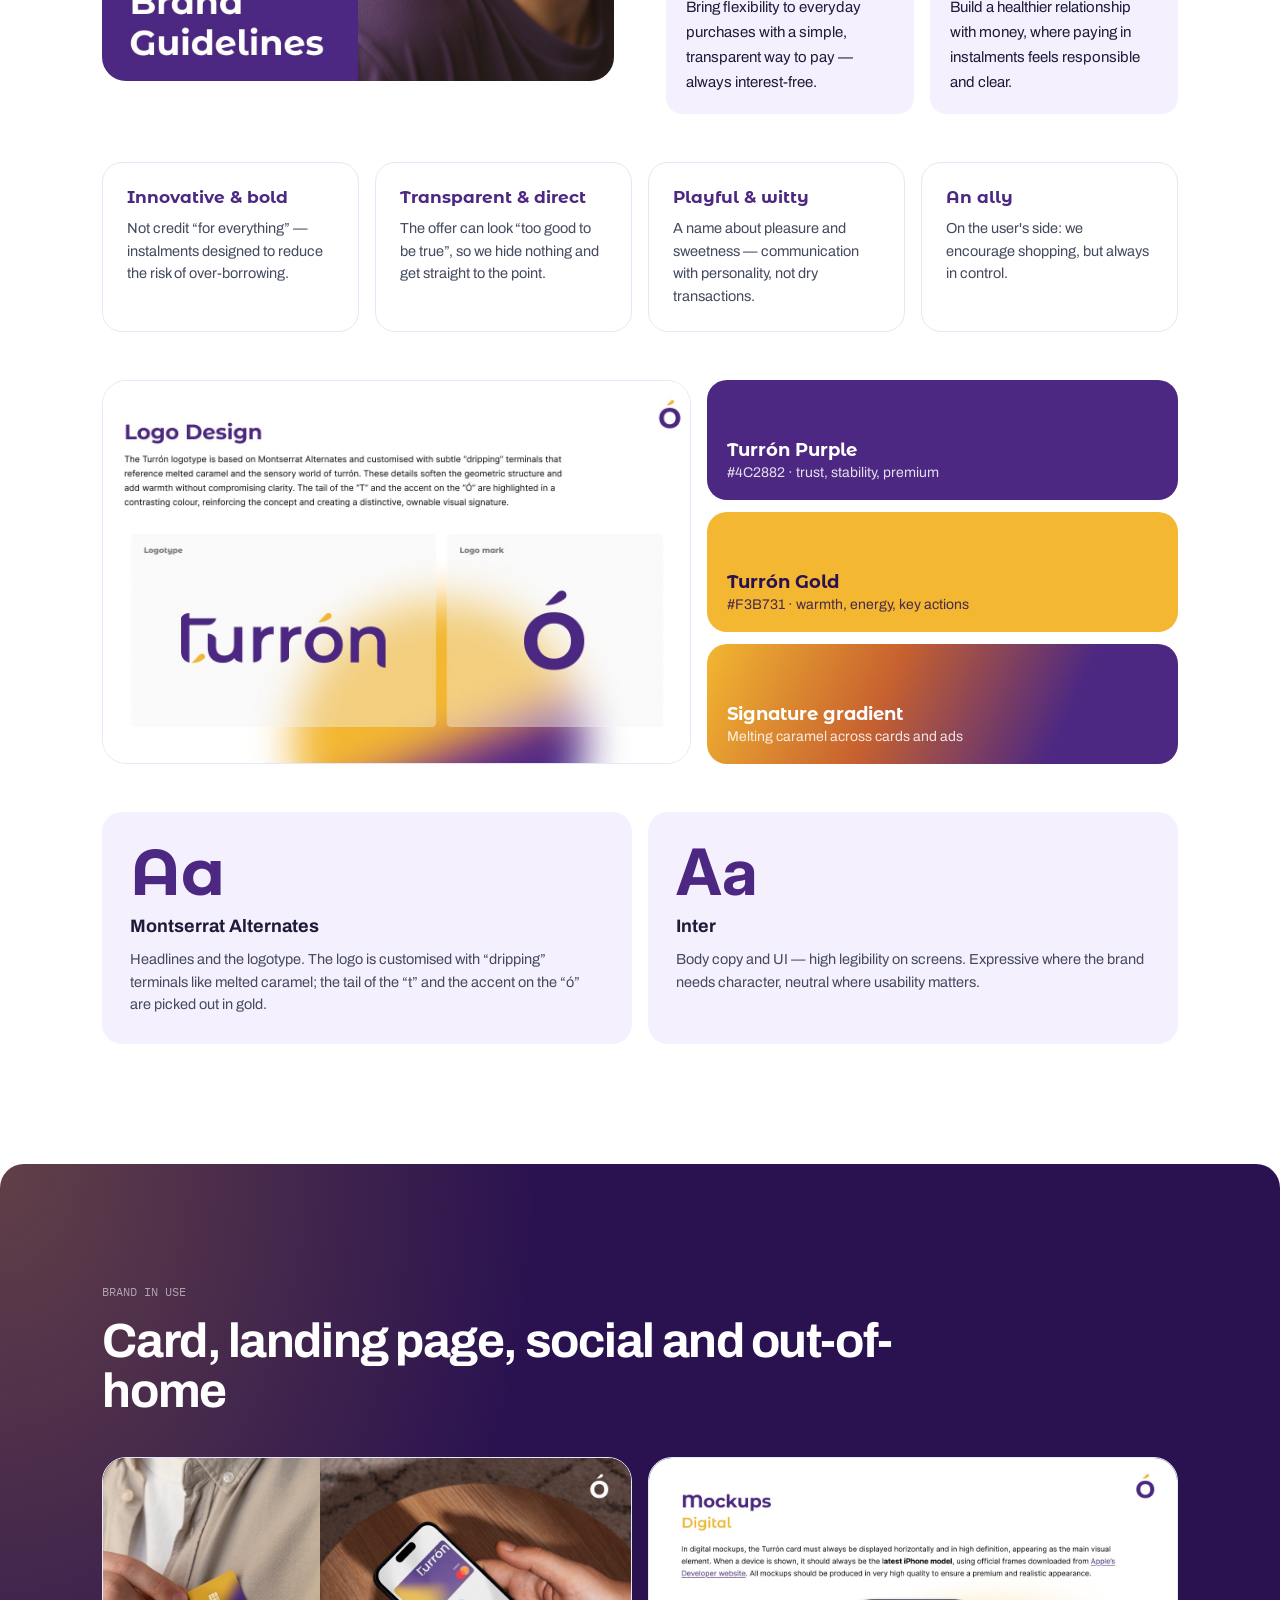
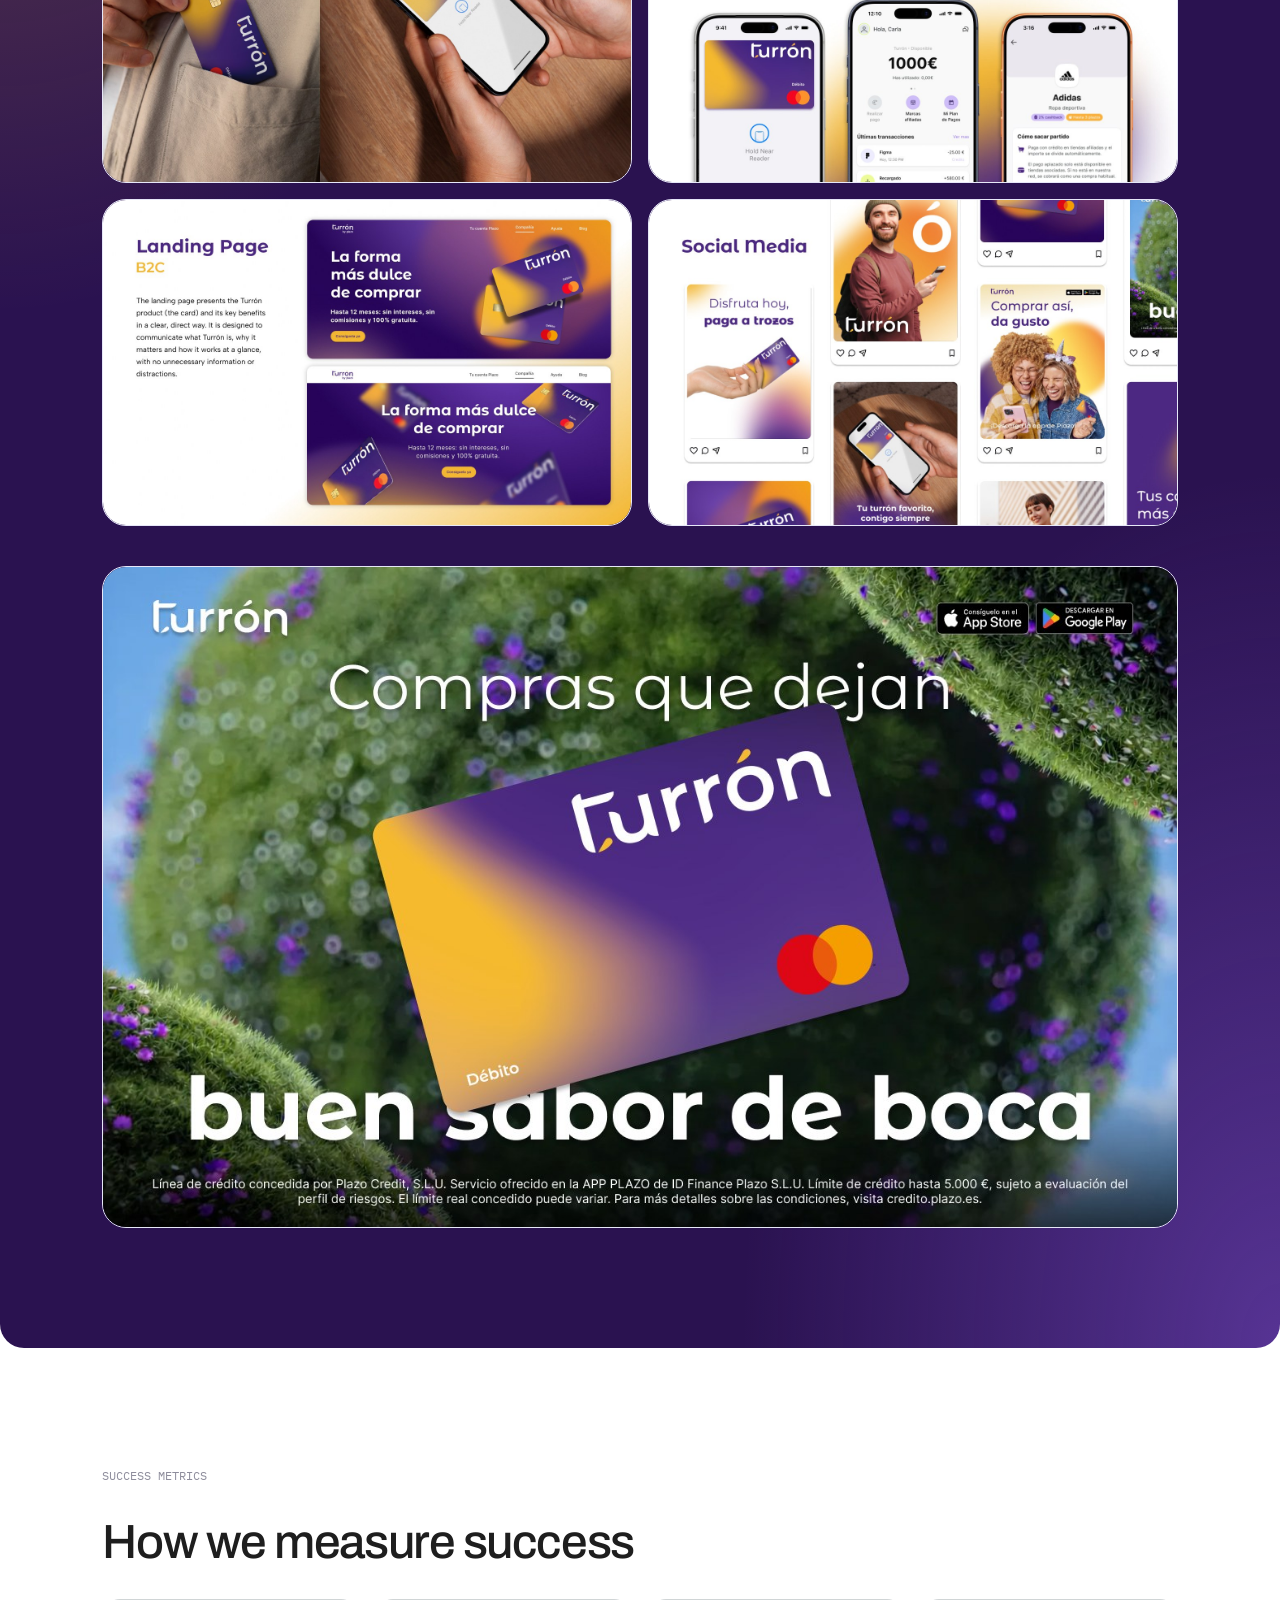
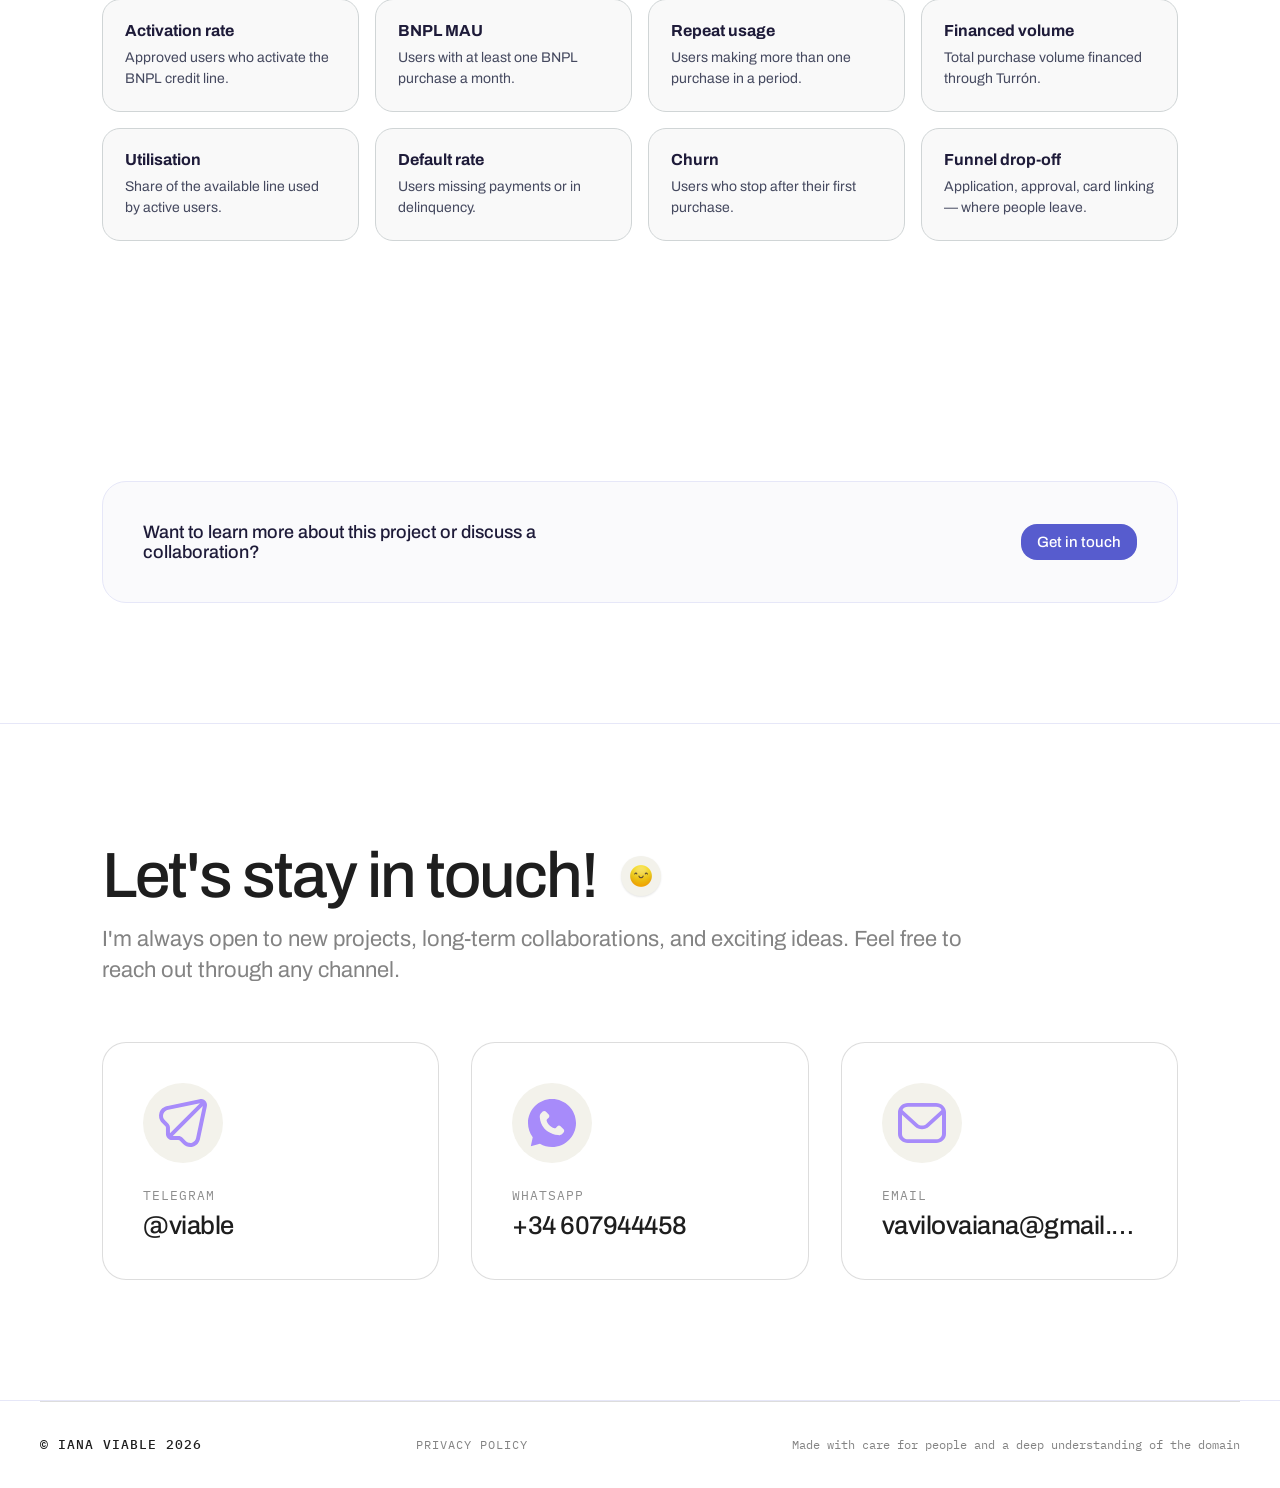
<file: case-studies/turron.html>
<!DOCTYPE html>
<html lang="en">
<head>
<meta charset="UTF-8">
<meta name="viewport" content="width=device-width, initial-scale=1.0">
<title data-ru="Turrón BNPL — кейс | Яна Вавилова">Turrón BNPL — Case Study | Iana Vavilova</title>
<meta name="description" content="Case study: Turrón, a buy-now-pay-later card and app for the Spanish market — brand identity, onboarding and the private area." data-ru="Кейс: Turrón — BNPL-карта и приложение для испанского рынка: бренд, онбординг и личный кабинет.">
<link rel="icon" href="../favicon.ico" sizes="any">
<link rel="icon" href="../assets/img/favicon.svg" type="image/svg+xml">
<link rel="icon" href="../assets/img/favicon-32.png" sizes="32x32" type="image/png">
<link rel="icon" href="../assets/img/favicon-16.png" sizes="16x16" type="image/png">
<link rel="apple-touch-icon" href="../assets/img/apple-touch-icon.png">
<link rel="preconnect" href="https://fonts.googleapis.com">
<link rel="preconnect" href="https://fonts.gstatic.com" crossorigin>
<link href="https://fonts.googleapis.com/css2?family=Inter:ital,wght@0,400;0,500;0,600;0,700;0,800;0,900;1,500&family=Archivo:ital,wght@0,400;0,500;0,600;0,700;0,800;0,900;1,500&family=IBM+Plex+Mono:wght@400;500&family=Montserrat+Alternates:wght@600;700&display=swap" rel="stylesheet">
<link rel="stylesheet" href="../css/styles.css">
<link rel="stylesheet" href="../css/case-study.css">
<link rel="stylesheet" href="../css/case-turron.css">
</head>
<body>

<a class="skip-link" href="#main" data-ru="Перейти к содержимому">Skip to content</a>

<header class="site-header">
  <div class="site-header__inner">
    <a href="../index.html" class="logo" aria-label="Iana Vavilova — home">
      <img src="../assets/img/photos/logo.png" alt="Iana Vavilova logo" width="59" height="36">
    </a>

    <nav class="main-nav" aria-label="Primary">
      <button class="main-nav__toggle" id="navToggle" aria-expanded="false" aria-controls="navLinks">
        <span></span><span></span><span></span>
        <span class="sr-only">Menu</span>
      </button>
      <div class="main-nav__links" id="navLinks">
        <a href="../index.html#mission" data-ru="Обо мне">About me</a>
        <a href="../index.html#case-studies" data-ru="Кейсы">Case studies</a>
        <a href="../index.html#ai-tools" data-ru="Навыки">Skills</a>
        <a href="../index.html#contacts" data-ru="Контакты">Contacts</a>
        <div class="main-nav__buttons">
          <button type="button" id="langToggle" class="tag tag--outline" data-ru="RU / EN" aria-label="Change language">EN / RU</button>
          <a class="tag tag--accent" href="https://www.figma.com/proto/rudZk6rEIAjRQLwwJBsMRe/Viable_personal-brand?node-id=20007962-11445&amp;p=f&amp;scaling=min-zoom&amp;content-scaling=fixed&amp;page-id=1213%3A22987&amp;starting-point-node-id=20007962%3A11445&amp;show-proto-sidebar=1" target="_blank" rel="noopener" data-ru="Презентация">Presentation</a>
          <a class="tag tag--dark" href="../assets/cv/Iana-Vavilova-CV.pdf" download="Iana-Vavilova-CV.pdf" target="_blank" rel="noopener" data-ru="Резюме" data-ru-href="../assets/cv/Yana-Vavilova-CV-RU.pdf" data-ru-download="Yana-Vavilova-CV-RU.pdf">CV</a>
          <div class="nav-socials" role="group" aria-label="Social links">
            <a class="nav-soc" href="https://t.me/viable" target="_blank" rel="noopener" aria-label="Telegram"><svg viewBox="0 0 20 20"><path d="M17.8813 2.04619C17.7844 1.96258 17.6666 1.90696 17.5405 1.88535C17.4144 1.86374 17.2848 1.87694 17.1656 1.92354L1.33283 8.11963C1.10844 8.20689 0.91847 8.36467 0.791518 8.56923C0.664565 8.7738 0.607501 9.01406 0.628917 9.25386C0.650332 9.49366 0.749068 9.72002 0.910259 9.89885C1.07145 10.0777 1.28637 10.1993 1.52267 10.2454L5.62501 11.0509V15.6251C5.62421 15.8743 5.69825 16.1179 5.83755 16.3245C5.97684 16.5311 6.17498 16.691 6.40626 16.7837C6.6372 16.878 6.89116 16.9006 7.13513 16.8487C7.37909 16.7967 7.60178 16.6725 7.77423 16.4923L9.75236 14.4407L12.8906 17.1876C13.1171 17.3884 13.4091 17.4996 13.7117 17.5001C13.8444 17.5 13.9762 17.4792 14.1024 17.4384C14.3086 17.373 14.494 17.2546 14.6403 17.0952C14.7865 16.9358 14.8885 16.7409 14.936 16.5298L18.107 2.73448C18.1354 2.61006 18.1294 2.48027 18.0896 2.35902C18.0498 2.23777 17.9778 2.12963 17.8813 2.04619ZM13.7133 16.2501L7.25392 10.586L16.5508 3.92276L13.7133 16.2501Z"/></svg></a>
            <a class="nav-soc" href="https://www.linkedin.com/in/vavilova/" target="_blank" rel="noopener" aria-label="LinkedIn"><svg viewBox="0 0 20 20"><path fill-rule="evenodd" d="M4.54075 19.5586V6.65985H0.253441V19.5586H4.54075ZM2.39707 4.89874C3.89214 4.89874 4.8227 3.90826 4.8227 2.67045C4.79484 1.40477 3.89215 0.441772 2.42544 0.441772C0.958878 0.441772 0 1.40477 0 2.67045C0 3.90826 0.930358 4.89874 2.36913 4.89874H2.39707Z"/><path fill-rule="evenodd" d="M6.91309 19.5586H11.2003V12.3554C11.2003 11.9699 11.2282 11.5848 11.3414 11.3092C11.6514 10.5389 12.3568 9.74121 13.5412 9.74121C15.0925 9.74121 15.7131 10.9241 15.7131 12.6581V19.5586H20V12.1626C20 8.20072 17.8849 6.35717 15.0642 6.35717C12.7513 6.35717 11.736 7.64994 11.1718 8.5305H11.2005V6.65985H6.9132C6.96946 7.87018 6.91309 19.5586 6.91309 19.5586Z"/></svg></a>
            <a class="nav-soc" href="https://wa.me/34607944458" data-ru-href="https://wa.me/79312444104" target="_blank" rel="noopener" aria-label="WhatsApp"><svg viewBox="0 0 20 20"><path d="M16.605 3.38509C14.9587 1.74447 12.7636 0.833008 10.4465 0.833008C5.62943 0.833008 1.72699 4.7219 1.72699 9.52224C1.72699 11.0413 2.15382 12.5604 2.88553 13.8365L1.66602 18.333L6.30016 17.1177C7.58065 17.7861 8.98309 18.1507 10.4465 18.1507C15.2636 18.1507 19.166 14.2618 19.166 9.46148C19.105 7.21322 18.2514 5.02572 16.605 3.38509ZM14.6538 12.6212C14.4709 13.1073 13.6172 13.5934 13.1904 13.6542C12.8245 13.715 12.3367 13.715 11.8489 13.5934C11.5441 13.4719 11.1172 13.3504 10.6294 13.1073C8.43431 12.1959 7.03187 10.0084 6.90992 9.82606C6.78797 9.70454 5.99529 8.67155 5.99529 7.5778C5.99529 6.48405 6.54406 5.99794 6.72699 5.75488C6.90992 5.51183 7.15382 5.51183 7.33675 5.51183C7.4587 5.51183 7.64162 5.51183 7.76357 5.51183C7.88553 5.51183 8.06845 5.45106 8.25138 5.87641C8.43431 6.30176 8.86114 7.39551 8.92211 7.45627C8.98309 7.5778 8.98309 7.69933 8.92211 7.82086C8.86114 7.94238 8.80016 8.06391 8.67821 8.18544C8.55626 8.30697 8.43431 8.48926 8.37333 8.55002C8.25138 8.67155 8.12943 8.79308 8.25138 8.97537C8.37333 9.21842 8.80016 9.88683 9.47089 10.4945C10.3246 11.2236 10.9953 11.4667 11.2392 11.5882C11.4831 11.7097 11.605 11.649 11.727 11.5275C11.8489 11.4059 12.2758 10.9198 12.3977 10.6768C12.5197 10.4337 12.7026 10.4945 12.8855 10.5552C13.0685 10.616 14.166 11.1629 14.3489 11.2844C14.5928 11.4059 14.7148 11.4667 14.7758 11.5275C14.8367 11.7097 14.8367 12.1351 14.6538 12.6212Z"/></svg></a>
          </div>
        </div>
      </div>
    </nav>
  </div>
</header>

<main id="main" class="cs-main">

  <div class="cs-back-row">
    <a class="cs-back-link" href="../index.html#case-studies">
      <svg viewBox="0 0 24 24" fill="none" stroke="currentColor" stroke-width="2" stroke-linecap="round" stroke-linejoin="round"><path d="M19 12H5M12 19l-7-7 7-7"/></svg>
      <span data-ru="Все кейсы">All case studies</span>
    </a>
  </div>


  <!-- Hero -->
  <section class="cs-hero">
    <div class="cs-hero__head">
      <span class="badge tr-badge" data-ru="FinTech и брендинг">FinTech &amp; Branding</span>
      <h1 class="cs-hero__title">Turrón BNPL</h1>
      <p class="cs-hero__subtitle" data-ru="Карта «покупай сейчас — плати потом» для испанского рынка: от фирменного стиля до каждого экрана мобильного приложения внутри Plazo.">A buy-now-pay-later card for the Spanish market — from brand identity to every screen of the mobile app, launched inside the Plazo app.</p>
    </div>

    <dl class="cs-meta-grid">
      <div class="cs-meta-item">
        <dt data-ru="Компания">Company</dt>
        <dd>Plazo · ID Finance</dd>
      </div>
      <div class="cs-meta-item">
        <dt data-ru="Роль">Role</dt>
        <dd data-ru="Продуктовый дизайнер, end-to-end">Product Designer, end-to-end</dd>
      </div>
      <div class="cs-meta-item">
        <dt data-ru="Платформы">Platforms</dt>
        <dd data-ru="iOS, Android и веб">iOS, Android &amp; Web</dd>
      </div>
      <div class="cs-meta-item">
        <dt data-ru="Год">Year</dt>
        <dd>2025–2026</dd>
      </div>
    </dl>

    <div class="tr-hero-visual">
      <img src="../assets/img/case-studies/turron/hero-collage.jpg" alt="Collage of Turrón app screens: home, credit line, merchant list, payment and card" width="1224" height="1080" loading="eager">
    </div>
  </section>

  <!-- Brief -->
  <section class="cs-section" id="tr-brief">
    <span class="label-pill" data-ru="Задача">The brief</span>
    <div class="tr-brief">
      <div class="tr-brief__text">
        <h3 data-ru="Новый кредитный продукт: рассрочка у партнёров без процентов и комиссий">A new credit product: interest-free instalments at partner stores</h3>
        <p data-ru="Plazo — испанское финтех-приложение с кредитной линией и картой. Нужно было добавить в него отдельный продукт «покупай сейчас — плати потом» со своей кредитной линией, виртуальной и физической картой. Платить можно только у партнёров, а количество платежей задаёт сам магазин: продуктовые — через месяц, одежда — 3–4 платежа, ювелирные — до 12.">Plazo is a Spanish fintech app with a credit line and a card. The task was to add a separate buy-now-pay-later product with its own credit line, plus virtual and physical cards. Purchases work only at partner merchants, and the merchant — not the customer — decides the number of instalments: groceries pay next month, fashion in 3–4 payments, jewellery in up to 12.</p>
        <ul class="tr-goals">
          <li data-ru="Запустить MVP рассрочки внутри приложения Plazo — сначала для сотрудников, затем для реальных клиентов в Каталонии.">Launch the instalment MVP inside the Plazo app — first internally, then for real customers in Catalonia.</li>
          <li data-ru="Подключить отдельную кредитную линию к виртуальной и физической карте Mastercard.">Connect a dedicated credit line to a virtual and a physical Mastercard.</li>
          <li data-ru="Сделать продукт явно отличимым от уже существующего кредита Plazo.">Make the product clearly different from Plazo's existing credit offer.</li>
          <li data-ru="Создать бренд, который вызывает доверие у «прайм»-клиентов банков.">Create a brand that earns the trust of prime, bank-grade customers.</li>
        </ul>
      </div>

      <div class="cs-challenge-card">
        <h3 data-ru="Сложности">The Challenge</h3>
        <span class="cs-challenge-label" data-ru="Что нужно было решить">What we had to solve</span>
        <ul class="cs-challenge-list">
          <li data-ru="Два кредитных продукта в одном приложении — пользователь не должен путать Plazo и Turrón.">Two credit products in one app — users must never confuse Plazo with Turrón.</li>
          <li data-ru="Пользователь не выбирает срок рассрочки: правила магазина нужно объяснить ещё до покупки.">Customers can't choose the instalment plan, so each merchant's rules have to be clear before they buy.</li>
          <li data-ru="Ежемесячная выписка, сроки оплаты и просрочки — сложная механика, которую надо показать просто.">Monthly statements, due dates and delinquency are complex mechanics that must feel simple.</li>
          <li data-ru="Долгий онбординг с KYC, кредитным скорингом и SEPA-мандатом — без потери пользователей.">A long onboarding with KYC, credit scoring and a SEPA mandate — without losing people on the way.</li>
        </ul>
      </div>
    </div>

    <div class="tr-facts">
      <div class="tr-fact">
        <span class="tr-fact__value" data-ru="1–12 мес.">1–12 mo</span>
        <span class="tr-fact__label" data-ru="платежей — количество задаёт магазин-партнёр">of instalments, set by the partner merchant</span>
      </div>
      <div class="tr-fact">
        <span class="tr-fact__value">100–1000 €</span>
        <span class="tr-fact__label" data-ru="кредитная линия для покупок в рассрочку">credit line for instalment purchases</span>
      </div>
      <div class="tr-fact">
        <span class="tr-fact__value">0 %</span>
        <span class="tr-fact__label" data-ru="без процентов, комиссий и штрафов">interest — no fees, no penalties</span>
      </div>
      <div class="tr-fact">
        <span class="tr-fact__value" data-ru="27 дней">27 days</span>
        <span class="tr-fact__label" data-ru="на оплату выписки, которая формируется 1-го числа">to pay each statement, issued on the 1st of the month</span>
      </div>
    </div>
  </section>

  <!-- My role -->
  <section class="cs-section cs-section--tight" id="tr-role">
    <span class="label-pill" data-ru="Моя роль">My role</span>
    <h2 class="cs-section-title" data-ru="Дизайн продукта от исследования до запуска">Product design from research to launch</h2>
    <div class="tr-role-grid">
      <div class="tr-role-card">
        <span class="tr-role-card__num">01</span>
        <h3 data-ru="Исследование рынка">Market research</h3>
        <p data-ru="Анализ испанского рынка BNPL и финтеха: конкуренты, привычные паттерны и лучшие практики цифровых банков.">Analysed the Spanish BNPL and fintech landscape: competitors, familiar interaction patterns and best practices of digital banks.</p>
      </div>
      <div class="tr-role-card">
        <span class="tr-role-card__num">02</span>
        <h3 data-ru="Бренд-идентичность">Brand identity</h3>
        <p data-ru="Нейминг-концепция, логотип, палитра, типографика, тон коммуникации и брендбук.">Logo, palette, typography, tone of voice and a full brandbook built around the name.</p>
      </div>
      <div class="tr-role-card">
        <span class="tr-role-card__num">03</span>
        <h3 data-ru="Карта продукта">Product map</h3>
        <p data-ru="Структура всей экосистемы: веб для клиентов и партнёров, дебетовый и кредитный сценарии в приложении.">Structured the whole ecosystem: web for clients and partners, debit and credit journeys in the app.</p>
      </div>
      <div class="tr-role-card">
        <span class="tr-role-card__num">04</span>
        <h3 data-ru="Онбординг">Onboarding</h3>
        <p data-ru="Регистрация, KYC, финансовый профиль, SEPA-мандат, выпуск карты и все ветки одобрения и отказа.">Registration, KYC, financial profile, SEPA mandate, card issuing and every approval and rejection branch.</p>
      </div>
      <div class="tr-role-card">
        <span class="tr-role-card__num">05</span>
        <h3 data-ru="Личный кабинет">Private area</h3>
        <p data-ru="Главный экран, план платежей, история операций, магазины-партнёры, карта, выписки и состояния просрочки.">Home, payment plan, transaction history, partner stores, card, statements and overdue states.</p>
      </div>
      <div class="tr-role-card">
        <span class="tr-role-card__num">06</span>
        <h3 data-ru="Маркетинг">Marketing touchpoints</h3>
        <p data-ru="Лендинги B2C и B2B, email-шаблоны, соцсети и наружная реклама.">B2C and B2B landing pages, email templates, social media and out-of-home ads.</p>
      </div>
    </div>
  </section>

  <!-- Product map -->
  <section class="cs-section cs-section--tight" id="tr-map">
    <span class="label-pill" data-ru="Экосистема продукта">Product ecosystem</span>
    <h2 class="cs-section-title" data-ru="Что входит в Turrón">What Turrón is made of</h2>
    <div class="tr-map">
      <div class="tr-map__col">
        <h3 data-ru="Основа">Foundations</h3>
        <div class="tr-chips">
          <span class="tr-chip tr-chip--strong" data-ru="Брендбук">Brandbook</span>
          <span class="tr-chip tr-chip--strong" data-ru="Дизайн-система">Design system</span>
          <span class="tr-chip tr-chip--strong" data-ru="Email-шаблоны">Email templates</span>
        </div>
      </div>
      <div class="tr-map__col">
        <h3 data-ru="Веб">Web</h3>
        <div class="tr-chips">
          <span class="tr-chip" data-ru="B2B — партнёры">B2B — partners</span>
          <span class="tr-chip" data-ru="B2C — клиенты">B2C — clients</span>
          <span class="tr-chip" data-ru="B2C — регистрация">B2C — registration</span>
        </div>
      </div>
      <div class="tr-map__col">
        <h3 data-ru="Мобильное приложение">Mobile app</h3>
        <div class="tr-map__products">
          <div class="tr-map__product">
            <h4>Turrón Débito</h4>
            <div class="tr-chips">
              <span class="tr-chip" data-ru="Онбординг">Onboarding</span>
              <span class="tr-chip" data-ru="Главный экран">Home screen</span>
              <span class="tr-chip" data-ru="План платежей">Payment plan</span>
              <span class="tr-chip" data-ru="История операций">Transactions</span>
              <span class="tr-chip" data-ru="Первый взнос">Down payment</span>
              <span class="tr-chip" data-ru="Возврат ушедших">Drop-out recovery</span>
              <span class="tr-chip" data-ru="Настройки">Settings</span>
            </div>
          </div>
          <div class="tr-map__product tr-map__product--credit">
            <h4>Turrón Crédito</h4>
            <div class="tr-chips">
              <span class="tr-chip" data-ru="Главный экран">Home screen</span>
              <span class="tr-chip" data-ru="Детали покупки">Purchase details</span>
              <span class="tr-chip" data-ru="Ежемесячная выписка">Monthly statement</span>
              <span class="tr-chip" data-ru="Магазины-партнёры">Partner brands</span>
              <span class="tr-chip" data-ru="Список магазинов">Merchant list</span>
              <span class="tr-chip" data-ru="Оспаривание SEPA">SEPA chargeback</span>
              <span class="tr-chip" data-ru="Карта">Card screen</span>
              <span class="tr-chip" data-ru="Уведомления">Notifications</span>
            </div>
          </div>
        </div>
      </div>
    </div>
  </section>

  <!-- Onboarding -->
  <section class="tr-dark-section" id="tr-onboarding">
    <div class="tr-dark-section__bg"></div>
    <div class="tr-dark-section__inner">
      <div class="tr-dark-head">
        <span class="label-pill label-pill--dark" data-ru="Онбординг">Onboarding</span>
        <h2 data-ru="От первого экрана до карты в Apple Pay">From the first screen to a card in Apple Pay</h2>
        <p data-ru="Около 40 экранов в 7 этапах, с отдельными ветками одобрения и отказа. Прогресс-бар, короткие вопросы на каждом шаге и понятные инструкции к проверке документов помогают пройти длинный регуляторный путь до конца.">Around 40 screens across 7 stages, with separate approval and rejection branches. A progress bar, short single-topic steps and clear document-check guidance carry people through a long, regulated journey.</p>
      </div>

      <ol class="tr-stages">
        <li data-ru="Приветствие">Welcome</li>
        <li data-ru="Вход и OTP">Login &amp; OTP</li>
        <li data-ru="Выбор продукта">Product choice</li>
        <li data-ru="Личные данные">Personal data</li>
        <li data-ru="Финансовый профиль и SEPA">Financial profile &amp; SEPA</li>
        <li data-ru="Проверка личности">Identity check</li>
        <li data-ru="Карта и SCA-код">Card &amp; SCA code</li>
      </ol>

      <div class="tr-onb-track">
        <figure class="tr-phone">
          <div class="tr-phone__screen"><img src="../assets/img/case-studies/turron/onb-01-welcome.jpg" alt="Welcome story screen: one card, many possibilities" loading="lazy"></div>
          <figcaption><strong data-ru="Приветствие">Welcome</strong><span data-ru="Сторис объясняют ценность до регистрации.">Stories explain the value before sign-up.</span></figcaption>
        </figure>
        <figure class="tr-phone">
          <div class="tr-phone__screen"><img src="../assets/img/case-studies/turron/onb-02-product.jpg" alt="Product choice screen comparing Plazo and Turrón cards" loading="lazy"></div>
          <figcaption><strong data-ru="Выбор продукта">Product choice</strong><span data-ru="Plazo и Turrón рядом — разница видна сразу.">Plazo and Turrón side by side — the difference is obvious.</span></figcaption>
        </figure>
        <figure class="tr-phone">
          <div class="tr-phone__screen"><img src="../assets/img/case-studies/turron/onb-03-personal.jpg" alt="Personal data form with progress bar" loading="lazy"></div>
          <figcaption><strong data-ru="Личные данные">Personal data</strong><span data-ru="Один вопрос на экран и видимый прогресс.">One topic per screen, visible progress.</span></figcaption>
        </figure>
        <figure class="tr-phone">
          <div class="tr-phone__screen"><img src="../assets/img/case-studies/turron/onb-04-employment.jpg" alt="Employment status questions for credit scoring" loading="lazy"></div>
          <figcaption><strong data-ru="Финансовый профиль">Financial profile</strong><span data-ru="Данные для скоринга — выпадающие списки вместо ввода.">Scoring data via pickers, not typing.</span></figcaption>
        </figure>
        <figure class="tr-phone">
          <div class="tr-phone__screen"><img src="../assets/img/case-studies/turron/onb-05-identity.jpg" alt="Identity verification guide with document photo do's and don'ts" loading="lazy"></div>
          <figcaption><strong data-ru="Проверка личности">Identity check</strong><span data-ru="Примеры «можно / нельзя» снижают число повторных съёмок.">Do / don't examples cut photo retakes.</span></figcaption>
        </figure>
        <figure class="tr-phone">
          <div class="tr-phone__screen"><img src="../assets/img/case-studies/turron/onb-06-card-ready.jpg" alt="Virtual card ready screen with Add to Apple Pay button" loading="lazy"></div>
          <figcaption><strong data-ru="Карта готова">Card ready</strong><span data-ru="Виртуальная карта сразу добавляется в Apple Pay.">The virtual card goes straight to Apple Pay.</span></figcaption>
        </figure>
      </div>
    </div>
  </section>

  <!-- Key features -->
  <section class="cs-section" id="tr-features">
    <span class="label-pill" data-ru="Личный кабинет">Private area</span>
    <h2 class="cs-section-title" data-ru="Ключевые сценарии">Key journeys</h2>

    <div class="cs-features">
      <div class="cs-feature-row">
        <div class="cs-feature-text">
          <span class="cs-feature-badge" data-ru="Сценарий 01">Journey 01</span>
          <h3 data-ru="Главный экран и покупки">Home &amp; purchases</h3>
          <p data-ru="Доступный лимит — главное число на экране. Под ним три действия: оплатить, найти магазин-партнёр и открыть план платежей. В деталях каждой покупки видно, что это покупка в рассрочку и где она сделана.">Available credit is the hero number. Right below it sit three actions: make a payment, find a partner brand and open the payment plan. Each purchase shows that it was split into instalments and where it happened.</p>
          <ul class="tr-feature-list">
            <li data-ru="Кэшбэк, покупки, переводы и пополнения в одной ленте">Cashback, purchases, transfers and top-ups in one feed</li>
            <li data-ru="Тип операции «покупка в рассрочку» и место на карте">“Deferred purchase” label and location on a map</li>
          </ul>
        </div>
        <div class="tr-phones-pair">
          <figure class="tr-phone"><div class="tr-phone__screen"><img src="../assets/img/case-studies/turron/app-home.jpg" alt="Home screen with 1000 euro available and latest transactions" loading="lazy"></div></figure>
          <figure class="tr-phone"><div class="tr-phone__screen"><img src="../assets/img/case-studies/turron/app-transaction.jpg" alt="Transaction details for a deferred Adidas purchase" loading="lazy"></div></figure>
        </div>
      </div>

      <div class="cs-feature-row cs-feature-row--reverse">
        <div class="cs-feature-text">
          <span class="cs-feature-badge" data-ru="Сценарий 02">Journey 02</span>
          <h3 data-ru="План платежей и просрочка">Payment plan &amp; overdue states</h3>
          <p data-ru="Механика выписки сведена к трём строкам: сумма, конец расчётного периода и дата платежа. Если платёж пропущен, экран меняется: лимит блокируется, а главная кнопка ведёт прямо к оплате долга — без штрафов и запугивания.">The statement mechanics boil down to three lines: amount, end of billing period and payment date. When a payment is missed, the screen changes: the limit is locked and the main button leads straight to paying the debt — no penalties, no scare tactics.</p>
          <ul class="tr-feature-list">
            <li data-ru="Автосписание с карты или счёта (IBAN)">Automatic charges from a card or bank account (IBAN)</li>
            <li data-ru="Отдельные состояния: нечего платить, ожидается оплата, просрочка">Separate states: nothing to pay, payment pending, overdue</li>
          </ul>
        </div>
        <div class="tr-phones-pair">
          <figure class="tr-phone"><div class="tr-phone__screen"><img src="../assets/img/case-studies/turron/app-payment-plan.jpg" alt="Payment plan screen showing available and used credit" loading="lazy"></div></figure>
          <figure class="tr-phone"><div class="tr-phone__screen"><img src="../assets/img/case-studies/turron/app-blocked.jpg" alt="Payment plan in overdue state with temporarily blocked account" loading="lazy"></div></figure>
        </div>
      </div>

      <div class="cs-feature-row">
        <div class="cs-feature-text">
          <span class="cs-feature-badge" data-ru="Сценарий 03">Journey 03</span>
          <h3 data-ru="Магазины-партнёры">Partner merchants</h3>
          <p data-ru="Turrón работает только у партнёров, поэтому поиск магазина — ключевой сценарий. Категории, поиск, карта магазинов и бейдж с числом платежей у каждого бренда отвечают на вопрос «где и на сколько платежей я могу купить?» ещё до кассы.">Turrón only works at partner stores, so finding a merchant is a core journey. Categories, search, a store map and an instalment badge on every brand answer “where can I buy, and in how many payments?” before the checkout.</p>
          <ul class="tr-feature-list">
            <li data-ru="Страница бренда: как работает рассрочка и где купить — онлайн или в магазине">Brand page: how instalments work and where to buy — online or in store</li>
            <li data-ru="Онлайн-покупки открываются внутри приложения">Online purchases open inside the app</li>
          </ul>
        </div>
        <div class="tr-phones-pair">
          <figure class="tr-phone"><div class="tr-phone__screen"><img src="../assets/img/case-studies/turron/app-merchants.jpg" alt="Fashion category list with instalment badges per brand" loading="lazy"></div></figure>
          <figure class="tr-phone"><div class="tr-phone__screen"><img src="../assets/img/case-studies/turron/app-merchant.jpg" alt="Merchant page explaining how instalments work" loading="lazy"></div></figure>
        </div>
      </div>

      <div class="cs-feature-row cs-feature-row--reverse">
        <div class="cs-feature-text">
          <span class="cs-feature-badge" data-ru="Сценарий 04">Journey 04</span>
          <h3 data-ru="Гибкое погашение">Flexible repayment</h3>
          <p data-ru="Пользователь может заплатить минимальный платёж, погасить весь долг или ввести любую сумму. Подсказка с допустимым диапазоном появляется прямо при вводе, а способ оплаты выбирается на том же экране: Apple Pay, Bizum, карта или IBAN.">People can pay the minimum, settle the whole debt or type any amount in between. The allowed range appears right while typing, and the payment method is picked on the same screen: Apple Pay, Bizum, card or IBAN.</p>
        </div>
        <div class="tr-phones-pair tr-phones-pair--single">
          <figure class="tr-phone"><div class="tr-phone__screen"><img src="../assets/img/case-studies/turron/app-repayment.jpg" alt="Make a payment screen with minimum and total amount options" loading="lazy"></div></figure>
        </div>
      </div>
    </div>
  </section>

  <!-- Brand identity -->
  <section class="cs-section" id="tr-brand">
    <span class="label-pill" data-ru="Бренд-идентичность">Brand identity</span>
    <h2 class="cs-section-title" data-ru="Бренд, который оставляет приятное послевкусие">A brand that leaves a sweet aftertaste</h2>

    <div class="tr-brand-intro">
      <div class="tr-brand-intro__img">
        <img src="../assets/img/case-studies/turron/brand-cover.jpg" alt="Turrón brand guidelines cover" width="1300" height="800" loading="lazy">
      </div>
      <div class="tr-brand-intro__text">
        <p class="tr-slogan">La forma más dulce <span>de comprar</span></p>
        <p data-ru="Турон — испанская рождественская нуга, которую принято делить на кусочки. Название стало концепцией: покупки, как турон, вкуснее по частям. Платить в рассрочку должно быть спокойно, понятно и без стресса.">Turrón is the Spanish Christmas nougat that's always shared in pieces. The name became the concept: purchases, like turrón, taste better split into parts. Paying in instalments should feel calm, clear and stress-free.</p>
        <div class="tr-mv">
          <div>
            <h4 data-ru="Миссия">Mission</h4>
            <p data-ru="Сделать повседневные покупки гибкими — с простым и прозрачным способом оплаты, всегда без процентов.">Bring flexibility to everyday purchases with a simple, transparent way to pay — always interest-free.</p>
          </div>
          <div>
            <h4 data-ru="Видение">Vision</h4>
            <p data-ru="Построить более здоровые отношения с деньгами, где рассрочка ощущается ответственной и понятной.">Build a healthier relationship with money, where paying in instalments feels responsible and clear.</p>
          </div>
        </div>
      </div>
    </div>

    <div class="tr-traits">
      <div class="tr-trait">
        <h3 data-ru="Смелый и инновационный">Innovative &amp; bold</h3>
        <p data-ru="Не кредит «на всё», а рассрочка, которая снижает риск закредитованности.">Not credit “for everything” — instalments designed to reduce the risk of over-borrowing.</p>
      </div>
      <div class="tr-trait">
        <h3 data-ru="Прозрачный и прямой">Transparent &amp; direct</h3>
        <p data-ru="Продукт кажется «слишком хорошим, чтобы быть правдой», поэтому мы ничего не скрываем.">The offer can look “too good to be true”, so we hide nothing and get straight to the point.</p>
      </div>
      <div class="tr-trait">
        <h3 data-ru="Остроумный и жизнелюбивый">Playful &amp; witty</h3>
        <p data-ru="Название про удовольствие и сладость — коммуникация с характером, а не сухие транзакции.">A name about pleasure and sweetness — communication with personality, not dry transactions.</p>
      </div>
      <div class="tr-trait">
        <h3 data-ru="Союзник">An ally</h3>
        <p data-ru="Мы на стороне пользователя: мотивируем покупать, но под контролем.">On the user's side: we encourage shopping, but always in control.</p>
      </div>
    </div>

    <div class="tr-brand-split">
      <div class="tr-img-card">
        <img src="../assets/img/case-studies/turron/brand-logo.jpg" alt="Turrón logotype and Ó logo mark" width="1300" height="800" loading="lazy">
      </div>
      <div class="tr-palette">
        <div class="tr-swatch tr-swatch--purple"><strong>Turrón Purple</strong><span data-ru="#4C2882 · доверие, стабильность, премиальность">#4C2882 · trust, stability, premium</span></div>
        <div class="tr-swatch tr-swatch--gold"><strong>Turrón Gold</strong><span data-ru="#F3B731 · тепло, энергия, акценты">#F3B731 · warmth, energy, key actions</span></div>
        <div class="tr-swatch tr-swatch--gradient"><strong data-ru="Фирменный градиент">Signature gradient</strong><span data-ru="Тающая карамель на картах и в рекламе">Melting caramel across cards and ads</span></div>
      </div>
    </div>

    <div class="tr-type">
      <div class="tr-type__card tr-type__card--brand">
        <span class="tr-type__aa">Aa</span>
        <h3>Montserrat Alternates</h3>
        <p data-ru="Заголовки и логотип. Логотип доработан «тающими» окончаниями, как у растаявшей карамели, а хвост «t» и ударение над «ó» выделены золотым.">Headlines and the logotype. The logo is customised with “dripping” terminals like melted caramel; the tail of the “t” and the accent on the “ó” are picked out in gold.</p>
      </div>
      <div class="tr-type__card tr-type__card--ui">
        <span class="tr-type__aa">Aa</span>
        <h3>Inter</h3>
        <p data-ru="Основной текст и интерфейс — высокая читаемость на экранах. Выразительность там, где нужен характер, и нейтральность там, где важна удобность.">Body copy and UI — high legibility on screens. Expressive where the brand needs character, neutral where usability matters.</p>
      </div>
    </div>
  </section>

  <!-- Brand in use -->
  <section class="tr-dark-section" id="tr-applications">
    <div class="tr-dark-section__bg"></div>
    <div class="tr-dark-section__inner">
      <div class="tr-dark-head">
        <span class="label-pill label-pill--dark" data-ru="Носители бренда">Brand in use</span>
        <h2 data-ru="Карта, лендинг, соцсети и наружная реклама">Card, landing page, social and out-of-home</h2>
      </div>
      <div class="tr-gallery">
        <div class="tr-img-card"><img src="../assets/img/case-studies/turron/brand-card.jpg" alt="Physical Turrón card and the card in a phone wallet" width="1300" height="800" loading="lazy"></div>
        <div class="tr-img-card"><img src="../assets/img/case-studies/turron/brand-mockups.jpg" alt="Digital mockups of the Turrón app on three iPhones" width="1300" height="800" loading="lazy"></div>
        <div class="tr-img-card"><img src="../assets/img/case-studies/turron/brand-landing.jpg" alt="Two hero variants of the B2C landing page" width="1300" height="800" loading="lazy"></div>
        <div class="tr-img-card"><img src="../assets/img/case-studies/turron/brand-social.jpg" alt="Turrón social media posts" width="1300" height="800" loading="lazy"></div>
      </div>
      <div class="tr-img-card"><img src="../assets/img/case-studies/turron/brand-billboard.jpg" alt="Out-of-home ad: Compras que dejan buen sabor de boca" width="1300" height="800" loading="lazy"></div>
    </div>
  </section>

  <!-- KPIs -->
  <section class="cs-section cs-section--tight" id="tr-kpis">
    <span class="label-pill" data-ru="Метрики">Success metrics</span>
    <h2 class="cs-section-title" data-ru="Как мы измеряем успех">How we measure success</h2>
    <div class="tr-kpis">
      <div class="tr-kpi"><h3 data-ru="Активация">Activation rate</h3><p data-ru="Доля одобренных пользователей, активировавших кредитную линию.">Approved users who activate the BNPL credit line.</p></div>
      <div class="tr-kpi"><h3 data-ru="MAU BNPL">BNPL MAU</h3><p data-ru="Пользователи хотя бы с одной покупкой в рассрочку за месяц.">Users with at least one BNPL purchase a month.</p></div>
      <div class="tr-kpi"><h3 data-ru="Повторные покупки">Repeat usage</h3><p data-ru="Доля пользователей с более чем одной покупкой за период.">Users making more than one purchase in a period.</p></div>
      <div class="tr-kpi"><h3 data-ru="Объём финансирования">Financed volume</h3><p data-ru="Общая сумма покупок, оплаченных через продукт.">Total purchase volume financed through Turrón.</p></div>
      <div class="tr-kpi"><h3 data-ru="Использование лимита">Utilisation</h3><p data-ru="Какую часть доступной линии используют активные клиенты.">Share of the available line used by active users.</p></div>
      <div class="tr-kpi"><h3 data-ru="Просрочки">Default rate</h3><p data-ru="Доля пользователей с пропущенными платежами.">Users missing payments or in delinquency.</p></div>
      <div class="tr-kpi"><h3 data-ru="Отток">Churn</h3><p data-ru="Кто перестал пользоваться продуктом после первой покупки.">Users who stop after their first purchase.</p></div>
      <div class="tr-kpi"><h3 data-ru="Отвалы в воронке">Funnel drop-off</h3><p data-ru="Заявка, одобрение, привязка карты — где теряем людей.">Application, approval, card linking — where people leave.</p></div>
    </div>
  </section>

  <!-- CTA back to portfolio -->
  <section class="cs-section cs-section--tight">
    <div class="cs-cta">
      <p data-ru="Хотите узнать больше об этом проекте или обсудить сотрудничество?">Want to learn more about this project or discuss a collaboration?</p>
      <a class="tag tag--accent" href="../index.html#contacts" data-ru="Связаться со мной">Get in touch</a>
    </div>
  </section>

  <!-- Contacts -->
  <section class="contacts" id="contacts">
    <div class="contacts__header">
      <div class="contacts__title-row">
        <h2 data-ru="Давайте общаться!">Let's stay in touch!</h2>
        <span class="smiley-bubble smiley-bubble--card" aria-hidden="true"><img src="../assets/img/icons/smile-emoji.png" alt="" width="24" height="24"></span>
      </div>
      <p data-ru="Я всегда открыта для новых проектов, долгосрочного сотрудничества и классных идей. Свяжитесь со мной любым удобным способом.">I'm always open to new projects, long-term collaborations, and exciting ideas. Feel free to reach out through any channel.</p>
    </div>

    <div class="contact-cards">
      <a class="contact-card" href="https://t.me/viable" target="_blank" rel="noopener">
        <span class="contact-card__icon contact-card__icon--figma"><img src="../assets/img/icons/contact-telegram.svg" alt="" width="80" height="80"></span>
        <span class="contact-card__text">
          <span class="contact-card__label">Telegram</span>
          <span class="contact-card__value">@viable</span>
        </span>
      </a>
      <a class="contact-card" href="https://wa.me/34607944458" data-ru-href="https://wa.me/79312444104" target="_blank" rel="noopener">
        <span class="contact-card__icon contact-card__icon--figma"><img src="../assets/img/icons/contact-whatsapp.svg" alt="" width="80" height="80"></span>
        <span class="contact-card__text">
          <span class="contact-card__label">WhatsApp</span>
          <span class="contact-card__value" data-ru="+7 931 2444104">+34 607944458</span>
        </span>
      </a>
      <a class="contact-card" href="mailto:vavilovaiana@gmail.com">
        <span class="contact-card__icon contact-card__icon--figma"><img src="../assets/img/icons/contact-email.svg" alt="" width="80" height="80"></span>
        <span class="contact-card__text">
          <span class="contact-card__label" data-ru="Электронная почта">Email</span>
          <span class="contact-card__value">vavilovaiana@gmail.com</span>
        </span>
      </a>
    </div>
  </section>

</main>

<footer class="site-footer site-footer--bc">
  <p class="site-footer__copy">&copy; Iana Viable <span id="year">2026</span></p>
  <p class="site-footer__link" data-ru="Политика конфиденциальности">Privacy policy</p>
  <p class="site-footer__tagline" data-ru="Сделано с вниманием к людям, с глубоким пониманием предметной области">Made with care for people and a deep understanding of the domain</p>
</footer>

<script src="../js/main.js"></script>
</body>
</html>
</file>
<file: css/styles.css>
@import url("https://fonts.googleapis.com/css2?family=IBM+Plex+Mono:wght@400;500&display=swap");

/* ==========================================================================
   Iana Vavilova — Portfolio
   Design source: Figma (Viable_personal-brand)
   ========================================================================== */

:root {
  /* Colors */
  --c-bg: #ffffff;
  --c-text: #1e1b39;
  --c-text-secondary: #45495f;
  --c-text-muted: #8e93af;
  --c-accent: #575cce;
  --c-accent-soft-bg: rgba(230, 231, 248, 0.2);
  --c-tag-bg: #f8f8ff;
  --c-border: #c3cad5;
  --c-border-light: #f3f4f5;
  --c-border-mid: #d0d5d6;
  --c-border-lav: #e6e7f8;
  --c-badge-bg: rgba(143, 0, 255, 0.3);
  --c-dark-bg: #151515;
  --c-footer-bg: #1e1b39;
  --c-light-bg: #fafafc;
  --c-card-bg: #f9f9f9;
  --c-card-muted-bg: #f3f4f5;
  --c-black: #000000;
  --c-footer-muted: #8e93af;

  /* Type */
  --font-sans: -apple-system, BlinkMacSystemFont, "SF Pro Display", "Inter", "Segoe UI", Roboto, Helvetica, Arial, sans-serif;

  /* Layout */
  --side-pad: clamp(20px, 8vw, 160px);
  --section-pad-y: clamp(56px, 10vw, 120px);
  --max-content: 1600px;
}

/* ---- Reset ---------------------------------------------------------- */
*, *::before, *::after { box-sizing: border-box; }
html { scroll-behavior: smooth; }
body {
  margin: 0;
  font-family: var(--font-sans);
  color: var(--c-text);
  background: var(--c-bg);
  -webkit-font-smoothing: antialiased;
  text-rendering: optimizeLegibility;
}
img { max-width: 100%; display: block; }
a { color: inherit; text-decoration: none; }
ul { list-style: none; margin: 0; padding: 0; }
h1, h2, h3, p { margin: 0; }
button { font: inherit; background: none; border: none; cursor: pointer; }

.sr-only {
  position: absolute;
  width: 1px; height: 1px;
  padding: 0; margin: -1px;
  overflow: hidden;
  clip: rect(0,0,0,0);
  white-space: nowrap;
  border: 0;
}

.skip-link {
  position: absolute;
  left: -999px;
  top: 0;
  background: var(--c-accent);
  color: #fff;
  padding: 12px 20px;
  z-index: 100;
  border-radius: 0 0 8px 0;
}
.skip-link:focus { left: 0; }

/* ---- Shared components ----------------------------------------------- */

/* Section labels — mono caption, same style as "PORTFOLIO 2026" on the business card */
.label-pill {
  display: inline-flex;
  align-items: center;
  align-self: flex-start;
  background: none;
  color: rgba(30, 27, 57, 0.5);
  font-family: "IBM Plex Mono", ui-monospace, monospace;
  font-weight: 400;
  font-size: 12px;
  line-height: 1.35;
  letter-spacing: 0;
  text-transform: uppercase;
  padding: 0;
  border-radius: 0;
}
.label-pill--dark {
  background: none;
  color: rgba(255, 255, 255, 0.55);
}

.tag {
  display: inline-flex;
  align-items: center;
  justify-content: center;
  padding: 10px 16px;
  border-radius: 16px;
  font-weight: 500;
  font-size: 15px;
  white-space: nowrap;
}
.tag--outline {
  background: var(--c-tag-bg);
  border: 1px solid var(--c-border);
  color: var(--c-accent);
}
.tag--accent {
  background: var(--c-accent);
  color: #fff;
}
.tag--dark {
  background: var(--c-black);
  color: #fff;
}

.badge {
  display: inline-flex;
  align-items: center;
  background: var(--c-badge-bg);
  color: #fff;
  font-weight: 600;
  font-size: 12px;
  padding: 4px 12px;
  border-radius: 16px;
}

.smiley-bubble {
  display: inline-flex;
  align-items: center;
  justify-content: center;
  width: 48px;
  height: 48px;
  padding: 8px;
  border-radius: 100px;
  background: var(--c-border-lav);
  color: var(--c-accent);
}
.smiley-bubble--tilt-left { transform: rotate(15deg); }
.smiley-bubble--tilt-right { transform: rotate(-30deg); }
.smiley-bubble--card {
  background: #fff;
  box-shadow: 0 1px 2px rgba(12, 12, 13, 0.1);
  color: var(--c-text);
}

/* ==========================================================================
   Header
   ========================================================================== */

.site-header {
  background: var(--c-bg);
  border-bottom: 1px solid var(--c-border-light);
  position: sticky;
  top: 0;
  z-index: 50;
}
.site-header__inner {
  display: flex;
  align-items: center;
  justify-content: space-between;
  padding: 20px var(--side-pad);
  gap: 24px;
}
.logo img { height: 40px; width: auto; }

.main-nav__links {
  display: flex;
  align-items: center;
  gap: 40px;
}
.main-nav__links > a {
  font-weight: 500;
  font-size: 16px;
  color: var(--c-text);
}
.main-nav__links > a:hover { color: var(--c-accent); }
.main-nav__buttons {
  display: flex;
  align-items: center;
  gap: 16px;
}
.main-nav__buttons .tag { cursor: pointer; }

/* Header Presentation / CV — soft gradients in the site palette, small radius */
.main-nav__buttons .tag--accent,
.main-nav__buttons .tag--dark {
  color: #fff;
  border-radius: 8px;
  transition: filter 0.2s ease, box-shadow 0.2s ease, transform 0.15s ease;
}
.main-nav__buttons .tag--accent {
  background-image: linear-gradient(135deg, #5F63D4 0%, #7A74E2 100%);
  box-shadow: 0 2px 8px rgba(87, 92, 206, 0.2);
}
.main-nav__buttons .tag--dark {
  background-image: linear-gradient(135deg, #1E1B39 0%, #34306A 100%);
  box-shadow: 0 2px 8px rgba(30, 27, 57, 0.18);
}
.main-nav__buttons .tag--accent:hover,
.main-nav__buttons .tag--dark:hover { filter: brightness(1.08); }
.main-nav__buttons .tag--accent:hover { box-shadow: 0 4px 14px rgba(87, 92, 206, 0.3); }
.main-nav__buttons .tag--dark:hover { box-shadow: 0 4px 14px rgba(30, 27, 57, 0.28); }
.main-nav__buttons .tag--accent:active,
.main-nav__buttons .tag--dark:active { transform: scale(0.97); filter: brightness(0.95); box-shadow: none; }
.main-nav__buttons .tag--accent:focus-visible,
.main-nav__buttons .tag--dark:focus-visible { outline: 2px solid #A78BFA; outline-offset: 3px; }

/* Social buttons in the header — copied from the digital business card (Default / Hover / Pressed) */
.nav-socials { display: flex; align-items: center; gap: 12px; }
.nav-soc {
  width: 39px; height: 39px; border-radius: 999px; /* round, same height as .tag (Presentation / CV) */
  display: inline-flex; align-items: center; justify-content: center; flex: 0 0 auto;
  background: #F3F2EB;
  transition: background 0.15s ease, transform 0.15s ease;
}
.nav-soc svg { width: 22px; height: 22px; fill: #A78BFA; transition: fill 0.15s ease; }
.nav-soc:hover { background: #EDE7FE; }
.nav-soc:active { background: #DCD0FD; transform: scale(0.96); }
.nav-soc:active svg { fill: #7E5DE8; }
.nav-soc:focus-visible { outline: 2px solid #A78BFA; outline-offset: 3px; }

.main-nav__toggle {
  display: none;
  flex-direction: column;
  justify-content: center;
  gap: 5px;
  width: 32px;
  height: 32px;
}
.main-nav__toggle span {
  display: block;
  height: 2px;
  background: var(--c-text);
  border-radius: 2px;
}

/* ==========================================================================
   Hero
   ========================================================================== */

.hero {
  display: flex;
  align-items: stretch;
  width: 100%;
}
.hero__inner {
  position: relative;
  isolation: isolate;
  flex: 1 1 0;
  display: flex;
  align-items: center;
  gap: clamp(32px, 6vw, 100px);
  padding: var(--section-pad-y) var(--side-pad);
  min-width: 0;
}
/* Barely visible Swiss grid behind the hero — same idea as the digital business card */
.hero__inner::before {
  content: "";
  position: absolute;
  inset: 0 var(--side-pad);
  z-index: -1;
  pointer-events: none;
  background-image: linear-gradient(to right, rgba(30, 27, 57, 0.06) 1px, transparent 1px);
  background-size: 25% 100%;
  background-repeat: repeat-x;
  box-shadow: inset -1px 0 0 rgba(30, 27, 57, 0.06);
}
.hero__glow {
  position: absolute;
  left: 18%;
  top: 12%;
  width: 42%;
  height: 55%;
  max-width: 580px;
  max-height: 320px;
  background: radial-gradient(closest-side, rgba(87, 92, 206, 0.28), rgba(87, 92, 206, 0) 70%);
  filter: blur(40px);
  pointer-events: none;
  z-index: 0;
}
.hero__photo {
  position: relative;
  z-index: 1;
  flex: 0 0 auto;
  width: min(600px, 42vw);
  aspect-ratio: 600 / 680;
  border-radius: 32px;
  overflow: hidden;
  background: var(--c-border-lav);
}
.hero__photo img { width: 100%; height: 100%; object-fit: cover; }

.hero__info {
  position: relative;
  z-index: 1;
  flex: 1 1 0;
  display: flex;
  flex-direction: column;
  gap: 40px;
  min-width: 0;
}
.hero__name-wrap {
  display: flex;
  flex-direction: column;
  gap: 16px;
}
.hero__name {
  font-weight: 700;
  font-size: clamp(40px, 6vw, 96px);
  line-height: 1.04;
  color: var(--c-text);
}
.hero__subtitle {
  font-weight: 500;
  font-size: clamp(18px, 2vw, 26px);
  color: var(--c-text-secondary);
  max-width: 640px;
}
.tags-grid {
  display: flex;
  flex-wrap: wrap;
  gap: 8px;
}
/* Hero skill chips — business-card style: cream chip, ink text, small radius */
.tags-grid .tag {
  background: #F3F2EB;
  border: 0;
  border-radius: 6px;
  padding: 8px 12px;
  color: var(--c-text);
  font-size: 14px;
  font-weight: 500;
  line-height: 1.2;
  transition: background 0.15s ease, color 0.15s ease;
}
.tags-grid .tag:hover { background: #EDE7FE; color: #7E5DE8; }
/* Code skills set in the card's mono face */
.tags-grid .tag--code {
  font-family: "IBM Plex Mono", ui-monospace, monospace;
  font-weight: 500;
  font-size: 13px;
  color: #7E5DE8;
  background: #EDE7FE;
}

.lang-rail {
  flex: 0 0 60px;
  display: none;
  flex-direction: column;
  align-items: center;
  justify-content: center;
  gap: 16px;
  padding: 40px 0;
}
.lang-rail__line {
  width: 1px;
  flex: 1;
  min-height: 120px;
  background: var(--c-border);
}
.lang-rail__label {
  writing-mode: vertical-rl;
  transform: rotate(180deg);
  font-weight: 600;
  font-size: 12px;
  letter-spacing: 1px;
  text-transform: uppercase;
  color: var(--c-text-secondary);
  white-space: nowrap;
  background: none;
  border: none;
  padding: 0;
  margin: 0;
  cursor: pointer;
  font-family: inherit;
  transition: color 0.15s ease;
}
.lang-rail__label:hover,
.lang-rail__label:focus-visible {
  color: var(--c-accent);
}
a.lang-rail__label { text-decoration: none; }
/* Mirrored rail on the left edge of the hero: reads top-to-bottom */
.lang-rail--left .lang-rail__label { transform: none; }

@media (min-width: 1200px) {
  .lang-rail { display: flex; }
  /* Side rails are pinned to the viewport edges while the page scrolls */
  .hero { padding: 0 60px; }
  .lang-rail {
    position: fixed;
    top: 0;
    bottom: 0;
    right: 0;
    width: 60px;
    z-index: 40; /* below the sticky header (50) */
    padding: 120px 0 40px;
  }
  .lang-rail--left { right: auto; left: 0; }
}

/* ==========================================================================
   Mission
   ========================================================================== */

.mission {
  position: relative;
  overflow: hidden;
  display: flex;
  flex-direction: column;
  gap: 48px;
  padding: var(--section-pad-y) var(--side-pad);
  border-radius: 24px;
}
.mission__glow {
  position: absolute;
  left: -60px;
  top: 0;
  width: 300px;
  height: 150px;
  background: radial-gradient(closest-side, rgba(94, 210, 175, 0.24), rgba(94, 210, 175, 0) 72%);
  filter: blur(30px);
  pointer-events: none;
}
.mission__content {
  position: relative;
  display: flex;
  align-items: center;
  gap: clamp(32px, 6vw, 120px);
  flex-wrap: wrap;
}
.mission__headline {
  flex: 1 1 480px;
  font-weight: 500;
  font-size: clamp(36px, 5vw, 90px);
  line-height: 1.1;
  letter-spacing: -0.5px;
  color: var(--c-black);
}
.mission__headline em {
  font-style: italic;
  font-weight: 500;
  color: var(--c-accent);
}
.mission__details {
  flex: 1 1 420px;
  max-width: 600px;
  display: flex;
  flex-direction: column;
  gap: 32px;
}
.mission__statement {
  font-weight: 700;
  font-size: 24px;
  color: var(--c-text);
}
.mission__text {
  font-weight: 400;
  font-size: 18px;
  line-height: 1.65;
  color: var(--c-text-secondary);
}
.smiley-row {
  display: flex;
  gap: 16px;
}

/* ==========================================================================
   Stats
   ========================================================================== */

.stats {
  display: flex;
  flex-direction: column;
  gap: 48px;
  padding: var(--section-pad-y) var(--side-pad);
}
.stats__row {
  display: flex;
  flex-wrap: wrap;
  align-items: flex-start;
  justify-content: space-between;
  gap: 32px 24px;
}
.stat {
  display: flex;
  flex-direction: column;
  gap: 12px;
  min-width: 140px;
}
.stat__number {
  font-weight: 700;
  font-size: clamp(40px, 5vw, 72px);
  color: var(--c-text);
  line-height: 1;
}
.stat__label {
  font-weight: 400;
  font-size: 22px;
  line-height: 1.3;
  color: var(--c-text-secondary);
}

/* ==========================================================================
   Project showcase
   ========================================================================== */

.showcase {
  position: relative;
  overflow: hidden;
  display: flex;
  flex-direction: column;
  gap: 64px;
  padding: var(--section-pad-y) var(--side-pad);
  border-radius: 24px;
}
.showcase__glow {
  position: absolute;
  left: 8%;
  top: 100px;
  width: 240px;
  height: 500px;
  background: radial-gradient(closest-side, rgba(232, 121, 249, 0.22), rgba(232, 121, 249, 0) 72%);
  filter: blur(50px);
  pointer-events: none;
}
.showcase__header {
  position: relative;
  display: flex;
  flex-direction: column;
  gap: 16px;
}
.showcase__title {
  font-weight: 600;
  font-size: clamp(36px, 6vw, 72px);
  letter-spacing: 1px;
  text-transform: uppercase;
  color: var(--c-text);
}

.projects-grid {
  position: relative;
  display: grid;
  grid-template-columns: repeat(2, 1fr);
  gap: 40px;
}
.project-card {
  display: flex;
  flex-direction: column;
  border-radius: 32px;
  overflow: hidden;
  background: var(--c-card-bg);
  border: 1px solid var(--c-border-mid);
  transition: transform 0.2s ease, box-shadow 0.2s ease;
}
.project-card:hover {
  transform: translateY(-4px);
  box-shadow: 0 16px 32px rgba(21, 27, 55, 0.08);
}
.project-card--muted { background: var(--c-card-muted-bg); }
.project-card__image {
  position: relative;
  aspect-ratio: 780 / 342;
  overflow: hidden;
}
.project-card__image img { width: 100%; height: 100%; object-fit: cover; }
.project-card__hint {
  position: absolute;
  right: 16px;
  bottom: 16px;
  background: rgba(0, 0, 0, 0.55);
  color: #fff;
  font-size: 12px;
  padding: 6px 10px;
  border-radius: 8px;
}
.project-card__body {
  display: flex;
  flex-direction: column;
  gap: 12px;
  padding: 32px;
}
.project-card__body h3 {
  font-weight: 700;
  font-size: 28px;
  color: var(--c-text);
}
.project-card__body p {
  font-weight: 400;
  font-size: 16px;
  line-height: 1.6;
  color: var(--c-text-secondary);
}

/* ==========================================================================
   AI Tools
   ========================================================================== */

.ai-tools {
  background: var(--c-dark-bg);
  border-radius: 32px;
  padding: var(--section-pad-y) var(--side-pad);
  display: flex;
  flex-direction: column;
  gap: 48px;
}
.ai-tools__header {
  display: flex;
  flex-direction: column;
  gap: 16px;
}
.ai-tools__header h2 {
  font-weight: 700;
  font-size: clamp(32px, 4.5vw, 56px);
  line-height: 1.15;
  color: #fff;
}
.ai-tools__header p {
  font-weight: 400;
  font-size: clamp(16px, 2vw, 22px);
  line-height: 1.55;
  color: #fff;
  max-width: 1000px;
}

.tools-stack {
  display: flex;
  flex-direction: column;
  gap: 24px;
}
.tool-row {
  display: flex;
  align-items: center;
  gap: clamp(20px, 3vw, 40px);
  padding: 32px;
  border-radius: 24px;
  background: #fff;
  border: 1px solid var(--c-footer-bg);
}
.tool-row__icon {
  flex: 0 0 auto;
  display: flex;
  align-items: center;
  justify-content: center;
  width: 64px;
  height: 64px;
  border-radius: 16px;
  background: var(--c-card-muted-bg);
  color: var(--c-text);
}
.tool-row__text {
  display: flex;
  flex-direction: column;
  gap: 6px;
  min-width: 0;
}
.tool-row__text h3 {
  font-weight: 700;
  font-size: 24px;
  color: var(--c-text);
}
.tool-row__use {
  font-weight: 500;
  font-size: 16px;
  color: var(--c-accent);
}
.tool-row__text > p:last-child {
  font-weight: 400;
  font-size: 16px;
  line-height: 1.5;
  color: var(--c-text-secondary);
}

/* ==========================================================================
   Contacts
   ========================================================================== */

.contacts {
  background: var(--c-light-bg);
  border-top: 1px solid var(--c-border-lav);
  border-bottom: 1px solid var(--c-border-lav);
  padding: var(--section-pad-y) var(--side-pad);
  display: flex;
  flex-direction: column;
  gap: 56px;
}
.contacts__header {
  display: flex;
  flex-direction: column;
  gap: 16px;
}
.contacts__title-row {
  display: flex;
  align-items: center;
  gap: 24px;
  flex-wrap: wrap;
}
.contacts__title-row h2 {
  font-weight: 700;
  font-size: clamp(32px, 5vw, 64px);
  color: #151b37;
}
.contacts__header p {
  font-weight: 400;
  font-size: clamp(16px, 2vw, 22px);
  line-height: 1.55;
  color: var(--c-text-secondary);
  max-width: 900px;
}

.contact-cards {
  display: grid;
  grid-template-columns: repeat(3, 1fr);
  gap: 32px;
}
.contact-card {
  display: flex;
  flex-direction: column;
  gap: 24px;
  padding: 40px;
  border-radius: 24px;
  background: #fff;
  border: 1px solid var(--c-border-lav);
  box-shadow: 0 8px 12px rgba(21, 27, 55, 0.03);
  transition: transform 0.2s ease, box-shadow 0.2s ease;
}
.contact-card:hover {
  transform: translateY(-4px);
  box-shadow: 0 16px 28px rgba(21, 27, 55, 0.08);
}
.contact-card__icon {
  display: flex;
  align-items: center;
  justify-content: center;
  width: 80px;
  height: 80px;
  border-radius: 20px;
  background: var(--c-card-muted-bg);
}
.contact-card__icon--telegram { color: #26A5E4; }
.contact-card__icon--whatsapp { color: #25D366; }
.contact-card__icon--email { color: var(--c-accent); }

.contact-card__text {
  display: flex;
  flex-direction: column;
  gap: 8px;
}
.contact-card__label {
  font-weight: 500;
  font-size: 18px;
  color: var(--c-text-secondary);
}
.contact-card__value {
  font-weight: 700;
  font-size: 24px;
  color: #151b37;
  overflow: hidden;
  text-overflow: ellipsis;
  white-space: nowrap;
}

/* ==========================================================================
   Footer
   ========================================================================== */

.site-footer {
  background: var(--c-footer-bg);
  border-top: 1px solid rgba(255, 255, 255, 0.1);
  border-radius: 32px 32px 0 0;
  padding: 32px var(--side-pad);
  display: flex;
  align-items: center;
  justify-content: space-between;
  flex-wrap: wrap;
  gap: 8px;
  font-size: 14px;
  color: var(--c-footer-muted);
}

/* ==========================================================================
   Responsive
   ========================================================================== */

@media (max-width: 1100px) {
  .hero__inner { flex-direction: column; align-items: flex-start; }
  .hero__photo { width: min(600px, 80vw); }
  .mission__content { flex-direction: column; align-items: flex-start; }
  .projects-grid { grid-template-columns: 1fr; }
  .stats__row { justify-content: flex-start; }
  .stat { flex: 1 1 45%; }
}

@media (max-width: 860px) {
  .main-nav__toggle { display: flex; }
  .main-nav__links {
    position: absolute;
    top: 100%;
    left: 0;
    right: 0;
    flex-direction: column;
    align-items: flex-start;
    gap: 20px;
    background: var(--c-bg);
    border-bottom: 1px solid var(--c-border-light);
    padding: 24px var(--side-pad) 32px;
    transform: translateY(-8px);
    opacity: 0;
    pointer-events: none;
    transition: opacity 0.2s ease, transform 0.2s ease;
  }
  .main-nav__links.is-open {
    transform: translateY(0);
    opacity: 1;
    pointer-events: auto;
  }
  .main-nav__buttons { width: 100%; flex-wrap: wrap; }
  .nav-socials { width: 100%; }
  .contact-cards { grid-template-columns: 1fr; }
}

@media (max-width: 560px) {
  .stat { flex: 1 1 100%; }
  .tool-row { flex-direction: column; align-items: flex-start; }
  .site-footer { flex-direction: column; align-items: flex-start; }
}

/* Odd number of case cards: centre the last one at half width */
@media (min-width: 1101px) {
  .projects-grid > :last-child:nth-child(odd) {
    grid-column: 1 / -1;
    justify-self: center;
    width: calc((100% - 40px) / 2);
  }
}

/* ---------- Hero CTA — "Book a call" (Swiss outline, Figma: Book a Call / Swiss outline) ---------- */
.cta-swiss {
  --cta-ink: #1e1e1e;
  --cta-lilac: #a78bfa;
  --cta-violet: #6d4ae0;
  align-self: flex-start;
  display: inline-flex;
  align-items: center;
  gap: 40px;
  padding: 18px 24px;
  border: 1.5px solid var(--cta-ink);
  border-radius: 0;
  background: transparent;
  color: var(--cta-ink);
  font-family: "IBM Plex Mono", ui-monospace, SFMono-Regular, Menlo, monospace;
  font-weight: 500;
  font-size: 15px;
  line-height: 1;
  letter-spacing: 1.2px;
  text-transform: uppercase;
  text-decoration: none;
  position: relative;
  isolation: isolate;
  overflow: hidden;
  transition: color .2s ease-out, border-color .2s ease-out, gap .2s ease-out;
}
/* fill layers: gradient sweeps in on hover, solid lilac on press */
.cta-swiss::before,
.cta-swiss::after {
  content: "";
  position: absolute;
  inset: 0;
  z-index: -1;
  pointer-events: none;
}
.cta-swiss::before {
  background: linear-gradient(90deg, var(--cta-lilac) 0%, var(--cta-violet) 55%, var(--cta-ink) 100%);
  transform: scaleX(0);
  transform-origin: left center;
  transition: transform .25s ease-out;
}
.cta-swiss::after {
  background: var(--cta-lilac);
  opacity: 0;
  transition: opacity .12s ease-out;
}
.cta-swiss__arrow { flex: none; transition: transform .2s ease-out; }

.cta-swiss:hover,
.cta-swiss:focus-visible {
  color: #fff;
  border-color: var(--cta-ink);
  gap: 52px;
}
.cta-swiss:hover::before,
.cta-swiss:focus-visible::before { transform: scaleX(1); }

.cta-swiss:active { color: #fff; border-color: var(--cta-lilac); gap: 52px; }
.cta-swiss:active::after { opacity: 1; }

.cta-swiss:focus-visible { outline: 2px solid var(--cta-lilac); outline-offset: 3px; }

@media (prefers-reduced-motion: reduce) {
  .cta-swiss, .cta-swiss::before, .cta-swiss::after, .cta-swiss__arrow { transition: none; }
}
@media (max-width: 600px) {
  .cta-swiss { align-self: stretch; justify-content: space-between; }
}

/* ==========================================================================
   Business-card style refresh (Figma "portfolio-website-1920", 2026-11-24)
   Archivo + IBM Plex Mono, ink #1e1e1e, lilac #a78bfa.
   Archivo has no Cyrillic, so RU glyphs fall back to Inter via the stack.
   ========================================================================== */
:root {
  --bc-ink: #1e1e1e;
  --bc-ink-2: rgba(30, 30, 30, 0.55);
  --bc-ink-3: rgba(30, 30, 30, 0.5);
  --bc-rule: rgba(30, 30, 30, 0.15);
  --bc-lilac: #a78bfa;
  --bc-tile: #f3f2eb;
  --bc-sans: "Archivo", "Inter", -apple-system, BlinkMacSystemFont, "Segoe UI", Roboto, Helvetica, Arial, sans-serif;
  --bc-mono: "IBM Plex Mono", ui-monospace, SFMono-Regular, Menlo, monospace;
}

/* shared mono caption (Selected projects, Experience in numbers) */
.stats .label-pill,
.showcase .label-pill {
  font-family: var(--bc-mono);
  font-size: 13px;
  letter-spacing: 1px;
  color: var(--bc-ink-3);
}

/* ---- Stats ---- */
.stat__number {
  font-family: var(--bc-sans);
  font-weight: 900;
  font-size: clamp(48px, 6vw, 88px);
  letter-spacing: -3px;
  color: var(--bc-ink);
}
.stat__number .plus { color: var(--bc-lilac); }
.stat__label {
  font-family: var(--bc-sans);
  font-size: 20px;
  line-height: 1.35;
  color: var(--bc-ink-2);
}

/* ---- Case studies ---- */
.showcase__title {
  font-family: var(--bc-sans);
  font-weight: 500;
  letter-spacing: -2.5px;
  line-height: 1;
  color: var(--bc-ink);
}
.project-card,
.project-card--muted {
  background: #fff;
  border: 1px solid var(--bc-rule);
  border-radius: 24px;
}
.project-card:hover { box-shadow: 0 16px 32px rgba(30, 30, 30, 0.06); }
.project-card .badge {
  align-self: flex-start;
  background: var(--bc-lilac);
  color: #fff;
  font-family: var(--bc-mono);
  font-weight: 500;
  font-size: 11px;
  letter-spacing: 0.8px;
  text-transform: uppercase;
  padding: 6px 12px;
  border-radius: 999px;
}
.project-card__body h3 {
  font-family: var(--bc-sans);
  font-weight: 500;
  letter-spacing: -0.5px;
  line-height: 1.1;
  color: var(--bc-ink);
}
.project-card__body p {
  font-family: var(--bc-sans);
  line-height: 1.45;
  color: var(--bc-ink-2);
}

/* ---- AI stack (replaces the old .ai-tools cards) ---- */
.ai-stack {
  --col: 5% 27.5% 18.75% 27.5% 21.25%;
  position: relative;
  overflow: hidden;
  background: #111;
  color: #fff;
  border-radius: 32px;
  padding: var(--section-pad-y) var(--side-pad) calc(var(--section-pad-y) + 20px);
  display: flex;
  flex-direction: column;
  gap: 96px;
  font-family: var(--bc-sans);
}
.ai-stack > * { position: relative; }
.ai-stack__grid-lines {
  position: absolute !important;
  inset: 0 var(--side-pad);
  display: grid;
  grid-template-columns: var(--col);
  pointer-events: none;
}
.ai-stack__grid-lines span { border-left: 1px solid rgba(255, 255, 255, 0.05); }
.ai-stack__grid-lines span:last-child { position: absolute; right: 0; top: 0; bottom: 0; }
.ai-stack__meta {
  display: flex;
  justify-content: space-between;
  gap: 16px;
  padding-bottom: 20px;
  border-bottom: 1px solid #fff;
  margin-bottom: -40px;
  font-family: var(--bc-mono);
  font-size: 13px;
  letter-spacing: 1px;
  text-transform: uppercase;
  color: rgba(255, 255, 255, 0.45);
}
.ai-stack__meta span:first-child { color: var(--bc-lilac); font-weight: 500; }
.ai-stack__hero {
  display: grid;
  grid-template-columns: 32.5% 1fr;
  align-items: end;
}
.ai-stack__monogram {
  font-weight: 900;
  font-size: clamp(140px, 19vw, 300px);
  line-height: 0.8;
  letter-spacing: -0.04em;
  color: var(--bc-lilac);
}
.ai-stack__title { display: flex; flex-direction: column; gap: 28px; padding-bottom: 8px; }
.ai-stack__title h2 {
  font-weight: 500;
  font-size: clamp(40px, 5vw, 80px);
  line-height: 1;
  letter-spacing: -0.035em;
  color: #fff;
}
.ai-stack__title p {
  max-width: 900px;
  font-size: clamp(17px, 1.5vw, 22px);
  line-height: 1.4;
  color: rgba(255, 255, 255, 0.62);
}
.ai-stack__head,
.ai-stack__row {
  display: grid;
  grid-template-columns: var(--col);
  align-items: center;
}
.ai-stack__head {
  padding-bottom: 18px;
  font-family: var(--bc-mono);
  font-size: 11px;
  letter-spacing: 1px;
  text-transform: uppercase;
  color: rgba(255, 255, 255, 0.45);
}
.ai-stack__rows { list-style: none; margin: 0; padding: 0; border-bottom: 1px solid #fff; }
.ai-stack__row { padding: 36px 0; border-top: 1px solid rgba(255, 255, 255, 0.14); }
.ai-stack__index { font-family: var(--bc-mono); font-weight: 500; font-size: 14px; color: var(--bc-lilac); }
.ai-stack__tool { display: flex; align-items: center; gap: 24px; padding-right: 24px; }
.ai-stack__logo {
  flex: none;
  display: grid;
  place-items: center;
  width: 72px;
  height: 72px;
  border-radius: 18px;
  background: var(--bc-tile);
}
.ai-stack__logo img { width: 40px; height: 40px; object-fit: contain; }
.ai-stack__tool h3 { font-weight: 500; font-size: clamp(22px, 1.9vw, 36px); letter-spacing: -1px; line-height: 1; color: #fff; }
.ai-stack__use {
  padding-right: 24px;
  font-family: var(--bc-mono);
  font-size: 12px;
  line-height: 1.6;
  letter-spacing: 0.5px;
  text-transform: uppercase;
  color: var(--bc-lilac);
}
.ai-stack__desc { padding-right: 40px; font-size: 17px; line-height: 1.45; color: rgba(255, 255, 255, 0.62); }
.ai-stack__stages { display: grid; grid-template-columns: repeat(4, 1fr); justify-items: center; align-items: center; }
.ai-stack__dot {
  width: 16px;
  height: 16px;
  border-radius: 50%;
  border: 1.5px solid rgba(255, 255, 255, 0.22);
}
.ai-stack__dot.is-on { background: var(--bc-lilac); border-color: var(--bc-lilac); }
.ai-stack__stage { display: contents; }
.ai-stack__stage-name { display: none; }

@media (max-width: 1100px) {
  .ai-stack { gap: 64px; }
  .ai-stack__grid-lines, .ai-stack__head { display: none; }
  .ai-stack__hero { grid-template-columns: 1fr; gap: 24px; }
  .ai-stack__row {
    grid-template-columns: 48px 1fr;
    grid-template-areas: "idx tool" ". use" ". desc" ". stages";
    row-gap: 16px;
    align-items: start;
  }
  .ai-stack__index { grid-area: idx; padding-top: 28px; }
  .ai-stack__tool { grid-area: tool; }
  .ai-stack__use { grid-area: use; }
  .ai-stack__desc { grid-area: desc; padding-right: 0; }
  .ai-stack__row .ai-stack__stages { grid-area: stages; justify-content: start; justify-items: start; grid-template-columns: repeat(4, auto); gap: 20px; }
  .ai-stack__row .ai-stack__stages { row-gap: 10px; flex-wrap: wrap; display: flex; }
  .ai-stack__stage { display: inline-flex; align-items: center; gap: 8px; }
  .ai-stack__stage-name { display: inline; font-family: var(--bc-mono); font-size: 11px; letter-spacing: 0.8px; text-transform: uppercase; color: rgba(255,255,255,0.35); }
  .ai-stack__stage.is-on .ai-stack__stage-name { color: #fff; }
  .ai-stack__dot { width: 12px; height: 12px; }
}
@media (max-width: 560px) {
  .ai-stack__tool { gap: 16px; }
  .ai-stack__logo { width: 56px; height: 56px; border-radius: 14px; }
  .ai-stack__logo img { width: 32px; height: 32px; }
}

/* ---- Contacts ---- */
.contacts { background: #fff; }
.contacts__title-row h2 {
  font-family: var(--bc-sans);
  font-weight: 500;
  letter-spacing: -2px;
  line-height: 1;
  color: var(--bc-ink);
}
.contacts__header p { font-family: var(--bc-sans); line-height: 1.4; color: var(--bc-ink-2); }
.smiley-bubble--card { background: var(--bc-tile); box-shadow: none; }
.contact-card {
  border: 1px solid var(--bc-rule);
  box-shadow: none;
}
.contact-card:hover { box-shadow: 0 16px 28px rgba(30, 30, 30, 0.06); }
.contact-card__icon { border-radius: 999px; background: var(--bc-tile); }
.contact-card__icon--telegram,
.contact-card__icon--whatsapp,
.contact-card__icon--email { color: var(--bc-lilac); }
.contact-card__label {
  font-family: var(--bc-mono);
  font-weight: 400;
  font-size: 13px;
  letter-spacing: 1px;
  text-transform: uppercase;
  color: var(--bc-ink-3);
}
.contact-card__value {
  font-family: var(--bc-sans);
  font-weight: 500;
  font-size: 28px;
  letter-spacing: -0.5px;
  color: var(--bc-ink);
}

/* ---- Footer ---- */
.site-footer {
  background: #fff;
  border-top: 1px solid var(--bc-rule);
  border-radius: 0;
  margin: 0 40px;
  padding: 20px 0 28px;
  font-family: var(--bc-mono);
  font-size: 12px;
  color: var(--bc-ink-2);
}
.site-footer p:first-child { font-weight: 500; font-size: 13px; letter-spacing: 1px; text-transform: uppercase; color: var(--bc-ink); }
@media (max-width: 560px) { .site-footer { margin: 0 20px; } }
/* contact icons are currentColor SVGs loaded via <img>; tint them lilac */
.contact-card__icon img { filter: brightness(0) saturate(100%) invert(62%) sepia(44%) saturate(1630%) hue-rotate(212deg) brightness(101%) contrast(96%); }
/* contact cards: never wider than the viewport (long email) */
.contact-cards { grid-template-columns: repeat(3, minmax(0, 1fr)); }
.contact-card { min-width: 0; }
.contact-card__value { font-size: clamp(20px, 2vw, 28px); }
@media (max-width: 860px) { .contact-cards { grid-template-columns: minmax(0, 1fr); } .contact-card { padding: 28px; } }

/* ==========================================================================
   Figma parity pass — Mission / Contacts / Footer (2026-11-24)
   ========================================================================== */
@font-face {
  font-family: "Viable Script";
  src: url("../assets/fonts/ephesis-latin-400-normal.woff2") format("woff2");
  font-display: swap;
  unicode-range: U+0000-00FF, U+0131, U+0152-0153, U+02BB-02BC, U+02C6, U+02DA, U+02DC, U+2000-206F, U+2122, U+2191, U+2193, U+2212, U+2215, U+FEFF, U+FFFD;
}
@font-face {
  font-family: "Viable Script";
  src: url("../assets/fonts/marck-script-cyrillic-400-normal.woff2") format("woff2");
  font-display: swap;
  unicode-range: U+0301, U+0400-045F, U+0490-0491, U+04B0-04B1, U+2116;
}

/* Mission — SF Pro Display in Figma; system SF on Apple, Inter elsewhere */
.mission__headline {
  font-family: -apple-system, BlinkMacSystemFont, "SF Pro Display", "Inter", sans-serif;
  font-weight: 500;
  font-size: clamp(40px, 4.7vw, 90px);
  line-height: 1.11;
  letter-spacing: -0.02em;
  color: #000;
}
.mission__script {
  font-family: "Viable Script", cursive;
  font-weight: 400;
  font-style: normal;
  font-size: 1.38em; /* 124px vs 90px in Figma */
  line-height: 0;
  letter-spacing: 0;
  color: #575cce;
}
.mission__statement,
.mission__text {
  font-family: -apple-system, BlinkMacSystemFont, "SF Pro Display", "Inter", sans-serif;
  color: #45495f;
}
.mission__statement { font-weight: 500; font-size: 24px; }
.mission__text { font-weight: 400; font-size: 18px; line-height: 30px; }
.smiley-bubble { width: auto; height: auto; background: #e6e7f8; }
.smiley-bubble img { display: block; width: 24px; height: 24px; }
.smiley-bubble--card { background: var(--bc-tile); box-shadow: 0 1px 2px rgba(12, 12, 13, 0.1); }

/* Contacts — icons are the Figma 80px tiles (circle + lilac glyph baked in) */
.contact-card__icon--figma { width: 80px; height: 80px; background: none; border-radius: 0; }
.contact-card__icon--figma img { filter: none; width: 80px; height: 80px; }
.contacts__header p { font-size: clamp(16px, 2vw, 22px); color: rgba(30, 30, 30, 0.55); }

/* Footer — Figma "Footer" component: 3 columns, mono, top rule */
.site-footer--bc {
  display: flex;
  flex-wrap: nowrap;
  align-items: center;
  gap: 20px;
  margin: 0 40px;
  padding: 32px 0;
  border-top: 1px solid rgba(30, 30, 30, 0.15);
  font-family: var(--bc-mono);
}
.site-footer--bc p { margin: 0; }
.site-footer--bc .site-footer__copy {
  flex: 1 1 0;
  font-weight: 500; font-size: 13px; line-height: 22px; letter-spacing: 1px;
  text-transform: uppercase; color: #1e1e1e;
}
.site-footer--bc .site-footer__link {
  flex: 1 1 0;
  font-weight: 400; font-size: 12px; line-height: 18px; letter-spacing: 1px;
  text-transform: uppercase; color: rgba(30, 30, 30, 0.55);
}
.site-footer--bc .site-footer__tagline {
  flex: 0 1 auto;
  font-weight: 400; font-size: 12px; line-height: 1.3; letter-spacing: 0;
  text-transform: none; color: rgba(30, 30, 30, 0.55); text-align: right;
}
@media (max-width: 860px) {
  .site-footer--bc { flex-direction: column; align-items: flex-start; gap: 8px; margin: 0 20px; }
  .site-footer--bc .site-footer__tagline { text-align: left; }
}

/* AI stack — brand logos exported from Figma (glyph 40px, raster logos 44px in a 72px tile) */
.ai-stack__logo--img img { width: 44px; height: 44px; }
.ai-stack__monogram { font-family: -apple-system, BlinkMacSystemFont, "SF Pro Display", var(--bc-sans); }
@media (max-width: 560px) { .ai-stack__logo--img img { width: 35px; height: 35px; } }
/* Mission on narrow screens: column layout must not inherit the 480px flex-basis as height */
@media (max-width: 1100px) { .mission__headline, .mission__details { flex: 0 0 auto; } }

/* Mission — "with care" is the real Amsterdam Handwriting lettering, exported from Figma
   (node 20009002:5372) as outlined vector. Geometry in em of the 90px headline:
   art 431×162px, starts 12px left of the text and 45px above line 2, "for people" at x=438.5px. */
.mission__script--art {
  display: inline-block;
  position: relative;
  vertical-align: top;
  font-size: 1em;
  width: 4.872em;   /* 438.5 / 90 */
  height: 1.11em;   /* one line box */
  line-height: inherit;
}
.mission__script--art img {
  position: absolute;
  left: -0.132em;   /* -11.9 / 90 */
  top: -0.497em;    /* (55.3 - 100) / 90 */
  width: 4.789em;   /* 431 / 90 */
  height: auto;
  max-width: none;
  pointer-events: none;
}
/* Keep the two Figma lines intact ("Creating projects" / "with care for people") where there is room */
@media (min-width: 768px) { .mission__headline { white-space: nowrap; } }

/* ==========================================================================
   Typography: Archivo for EN, Inter for RU (2026-11-26)
   One family per language for headings and body. Mono labels (IBM Plex Mono),
   the "with care" lettering and case-study brand fonts are unchanged.
   ========================================================================== */
:root {
  --font-en: "Archivo", "Inter", -apple-system, BlinkMacSystemFont, "Segoe UI", Roboto, Helvetica, Arial, sans-serif;
  --font-ru: "Inter", -apple-system, BlinkMacSystemFont, "Segoe UI", Roboto, Helvetica, Arial, sans-serif;
  --font-sans: var(--font-en);
  --bc-sans: var(--font-en);
}
html[lang="ru"] {
  --font-sans: var(--font-ru);
  --bc-sans: var(--font-ru);
}
body,
.mission__headline,
.mission__statement,
.mission__text,
.ai-stack__monogram { font-family: var(--font-sans); }

/* ==========================================================================
   Case studies filters (2026-11-26) — Figma "Filter chip" (Design System)
   Book-a-Call language: mono uppercase, 1.5px ink outline, square corners.
   Default = outline · Hover = lilac · Selected = ink fill.
   ========================================================================== */
.case-filters {
  display: flex;
  flex-wrap: wrap;
  gap: 12px;
  margin-top: 16px;
}
.filter-chip {
  display: inline-flex;
  align-items: center;
  gap: 12px;
  padding: 12px 24px;
  background: none;
  border: 1.5px solid var(--bc-ink);
  border-radius: 0;
  font-family: var(--bc-mono);
  font-weight: 500;
  font-size: 15px;
  line-height: 1.2;
  letter-spacing: 1.2px;
  text-transform: uppercase;
  color: var(--bc-ink);
  cursor: pointer;
  transition: background-color .15s ease, color .15s ease, border-color .15s ease;
}
.filter-chip__count {
  font-weight: 400;
  font-size: 13px;
  letter-spacing: 1px;
  color: var(--bc-ink-2);
}
.filter-chip:hover { background: var(--bc-lilac); border-color: var(--bc-lilac); color: #fff; }
.filter-chip:hover .filter-chip__count { color: rgba(255,255,255,0.62); }
.filter-chip.is-active { background: var(--bc-ink); border-color: var(--bc-ink); color: #fff; }
.filter-chip.is-active .filter-chip__count { color: rgba(255,255,255,0.62); }
.filter-chip:focus-visible { outline: 2px solid var(--bc-lilac); outline-offset: 3px; }
.filter-chip:active { transform: scale(0.98); }
@media (max-width: 560px) {
  .case-filters { gap: 8px; }
  .filter-chip { padding: 10px 16px; font-size: 13px; gap: 8px; }
  .filter-chip__count { font-size: 12px; }
}

/* filtering */
.project-card[hidden] { display: none !important; }
.projects-grid.is-filtered > :last-child:nth-child(odd) { grid-column: auto; justify-self: stretch; width: auto; }
@media (min-width: 1101px) {
  .projects-grid.is-filtered > .project-card.is-solo { grid-column: 1 / -1; justify-self: center; width: calc((100% - 40px) / 2); }
}
.project-card.is-entering { animation: card-in .35s ease both; }
@keyframes card-in { from { opacity: 0; transform: translateY(12px); } to { opacity: 1; transform: none; } }
@media (prefers-reduced-motion: reduce) { .project-card.is-entering { animation: none; } }
</file>
<file: card/card.css>
/* Digital business card — built 1:1 from Figma (402×874 design units), scaled to fit the screen. */
:root{
  --brand:#A78BFA; --brand-hover:#9576F7; --brand-pressed:#7E5DE8;
  --ink:#1E1E1E; --ink-55:rgba(30,30,30,.55); --ink-50:rgba(30,30,30,.5); --ink-15:rgba(30,30,30,.15);
  --paper:#FFFFFF; --muted:#F3F2EB; --night:#0E0E0E; --badge:#F2F0EA; --metal:#9A9A9A; --grid:#EAEAEA;
  --soc:#F3F2EB; --soc-hover:#EDE7FE; --soc-pressed:#DCD0FD;
  --sans:'Archivo',system-ui,sans-serif; --mono:'IBM Plex Mono',ui-monospace,monospace;
  --s:1;
}
*{box-sizing:border-box;margin:0;padding:0}
html,body{height:100%;background:#141414;-webkit-tap-highlight-color:transparent}
body{font-family:var(--sans);color:var(--ink);overflow:hidden}
.viewport{position:fixed;inset:0;display:grid;place-items:center;padding:env(safe-area-inset-top) env(safe-area-inset-right) env(safe-area-inset-bottom) env(safe-area-inset-left)}
.fit{width:calc(402px*var(--s));height:calc(874px*var(--s))}
.scene3d{width:402px;height:874px;transform:scale(var(--s));transform-origin:0 0;perspective:1600px}
.card3d{position:relative;width:100%;height:100%;transform-style:preserve-3d;transition:transform .7s cubic-bezier(.65,0,.35,1)}
.card3d.flipped{transform:rotateY(180deg)}
.face{position:absolute;inset:0;overflow:hidden;-webkit-backface-visibility:hidden;backface-visibility:hidden;border-radius:2px}
.front{background:var(--paper)}
.back{background:var(--night);transform:rotateY(180deg)}
.face>*,.scene>*,.b-swing>*,.badge>*{position:absolute}
.mono{font-family:var(--mono)}

/* FRONT */
.grid{top:0;width:1px;height:874px;background:var(--grid)}
.iv{left:12px;top:30px;width:272px;height:200px;font-weight:900;font-size:250px;line-height:200px;letter-spacing:-15px;color:var(--brand)}
.caption{font-size:10px;line-height:13.5px;color:var(--ink-50)}
.name{left:20px;top:262px;font-weight:500;font-size:44px;line-height:44px;letter-spacing:-.88px}
.role{left:20px;top:362px;font-size:16px;line-height:21.6px;color:var(--ink-55)}
.rule{left:20px;width:362px;height:1.5px;background:var(--ink)}
.list{left:20px;top:435px;width:362px;list-style:none}
.list li{position:relative;height:52px;border-bottom:1px solid var(--ink-15)}
.list .idx{position:absolute;left:0;top:15px;font:500 12px/16px var(--mono);color:var(--brand)}
.list .lbl{position:absolute;left:121px;top:11px;font-weight:500;font-size:20px;line-height:24px}
.qr{left:14px;top:642px;width:180px;height:180px;background:var(--paper);padding:14px;display:block;transition:transform .2s}
.qr img{width:100%;height:100%;display:block}
.qr:active{transform:scale(.97)}
.contacts{left:217px;top:650px;width:160px}
.cta{display:flex;flex-direction:column;gap:12px;color:inherit;text-decoration:none}
.cta-title{font-weight:500;font-size:16px;line-height:20px;transition:color .15s}
.cta-link{font-size:10px;line-height:13.5px;color:var(--ink-50)}
.cta:hover .cta-title{color:var(--brand-pressed)}
.socials{display:flex;gap:8px;margin-top:26px}
.soc{width:42px;height:42px;border-radius:999px;background:var(--soc);display:grid;place-items:center;transition:background .15s,transform .15s}
.soc svg{width:20px;height:20px;fill:var(--brand);transition:fill .15s}
.soc:hover{background:var(--soc-hover)}
.soc:active{background:var(--soc-pressed);transform:scale(.94)}
.soc:active svg{fill:var(--brand-pressed)}
.soc:focus-visible,.flip:focus-visible,.qr:focus-visible,.cta:focus-visible{outline:2px solid var(--brand);outline-offset:3px}

/* mascot scenes */
.scene{pointer-events:none}
.scene img{display:block;object-fit:contain}
.s2 .butterfly{transform-origin:50% 50%}
.z{font-weight:900;color:var(--brand);line-height:1}

/* flip button — states mirror the Figma component (Default / Hover / Pressed) */
.flip{z-index:5;display:inline-flex;align-items:center;gap:6px;height:32px;padding:8px 16px 8px 12px;border:0;border-radius:999px;background:var(--brand);color:#fff;font:500 13px/1 var(--sans);cursor:pointer;
  box-shadow:0 4px 12px rgba(102,77,204,.28);transition:background .15s,box-shadow .15s,transform .15s}
.flip svg{width:16px;height:16px;transition:transform .3s}
.flip:hover{background:var(--brand-hover);box-shadow:0 6px 16px rgba(102,77,204,.4)}
.flip:hover svg{transform:rotate(-30deg)}
.flip:active{background:var(--brand-pressed);box-shadow:none;transform:scale(.97)}

/* BACK */
.b-shadow{left:-10px;top:706px;width:200px;height:18px;border-radius:50%;background:var(--brand);opacity:.35;filter:blur(8px)}
.b-cat{object-fit:contain}
.b-marks{width:40px;height:34px;transform:rotate(-17.13deg);transform-origin:0 0}
.b-marks i{position:absolute;inset:0}
.b-marks svg{width:40px;height:34px}
.b-swing{left:7px;top:-700px;width:600px;height:1400px;transform-origin:50% 50%}
.lanyard{left:293px;top:700px;width:14px;height:318px;background:var(--brand)}
.clip{left:287px;top:1006px;width:26px;height:22px;border-radius:6px;background:var(--metal)}
.badge{left:212px;top:1020px;width:176px;height:262px;border-radius:14px;background:var(--badge);transform:rotate(4deg);transform-origin:0 0;box-shadow:0 16px 30px rgba(0,0,0,.5)}
.hole{left:72px;top:10px;width:32px;height:6px;border-radius:3px;background:var(--night);opacity:.2}
.photo{left:14px;top:68px;width:84px;height:104px;border-radius:6px;object-fit:cover}
.info{left:104px;top:70px;width:66px;font-size:7.5px;line-height:9.75px}
.tagline{left:14px;top:186px;font-weight:500;font-size:7.5px;white-space:nowrap}
.brand{left:14px;top:204px;width:148px;height:44px;border-radius:6px;background:var(--brand);color:#fff;font-weight:900;font-size:22px;letter-spacing:1.32px;padding:10px 0 0 6px}
</file>
<file: card/anim.css>
/* generated by anim.py from Figma keyframes */
@keyframes s1{
  0.000%{transform:translate(0.00px,0.00px);animation-timing-function:cubic-bezier(.34,1.56,.64,1)}
  3.571%{transform:translate(0.00px,-129.00px);animation-timing-function:cubic-bezier(.42,0,.58,1)}
  10.714%{transform:translate(0.00px,-129.00px);animation-timing-function:cubic-bezier(.55,.06,.68,.19)}
  13.929%{transform:translate(0.00px,0.00px);animation-timing-function:cubic-bezier(.42,0,.58,1)}
  100.000%{transform:translate(0.00px,0.00px);animation-timing-function:linear}
}
.s1{animation:s1 14s linear infinite}
@keyframes s1i{
  0.000%{transform:rotate(0.00deg);animation-timing-function:cubic-bezier(.42,0,.58,1)}
  3.929%{transform:rotate(0.00deg);animation-timing-function:cubic-bezier(.42,0,.58,1)}
  5.357%{transform:rotate(-5.00deg);animation-timing-function:cubic-bezier(.42,0,.58,1)}
  6.786%{transform:rotate(5.00deg);animation-timing-function:cubic-bezier(.42,0,.58,1)}
  8.214%{transform:rotate(-4.00deg);animation-timing-function:cubic-bezier(.42,0,.58,1)}
  9.643%{transform:rotate(0.00deg);animation-timing-function:cubic-bezier(.42,0,.58,1)}
  100.000%{transform:rotate(0.00deg);animation-timing-function:linear}
}
.s1 img{animation:s1i 14s linear infinite}
@keyframes s2{
  0.000%{transform:translate(0.00px,0.00px);animation-timing-function:cubic-bezier(.42,0,.58,1)}
  14.286%{transform:translate(0.00px,0.00px);animation-timing-function:cubic-bezier(.22,.61,.36,1)}
  20.000%{transform:translate(250.00px,0.00px);animation-timing-function:cubic-bezier(.42,0,.58,1)}
  23.214%{transform:translate(250.00px,0.00px);animation-timing-function:cubic-bezier(.55,.06,.68,.19)}
  28.571%{transform:translate(640.00px,0.00px);animation-timing-function:cubic-bezier(.42,0,.58,1)}
  100.000%{transform:translate(640.00px,0.00px);animation-timing-function:linear}
}
.s2{animation:s2 14s linear infinite}
@keyframes s2w{
  0.000%{transform:translate(0.00px,0.00px);animation-timing-function:cubic-bezier(.42,0,.58,1)}
  14.286%{transform:translate(0.00px,0.00px);animation-timing-function:cubic-bezier(.42,0,.58,1)}
  15.179%{transform:translate(0.00px,-3.00px);animation-timing-function:cubic-bezier(.42,0,.58,1)}
  16.071%{transform:translate(0.00px,0.00px);animation-timing-function:cubic-bezier(.42,0,.58,1)}
  16.964%{transform:translate(0.00px,-3.00px);animation-timing-function:cubic-bezier(.42,0,.58,1)}
  17.857%{transform:translate(0.00px,0.00px);animation-timing-function:cubic-bezier(.42,0,.58,1)}
  18.750%{transform:translate(0.00px,-3.00px);animation-timing-function:cubic-bezier(.42,0,.58,1)}
  19.643%{transform:translate(0.00px,0.00px);animation-timing-function:cubic-bezier(.42,0,.58,1)}
  20.536%{transform:translate(0.00px,0.00px);animation-timing-function:cubic-bezier(.42,0,.58,1)}
  23.571%{transform:translate(0.00px,0.00px);animation-timing-function:cubic-bezier(.42,0,.58,1)}
  24.286%{transform:translate(0.00px,-3.00px);animation-timing-function:cubic-bezier(.42,0,.58,1)}
  25.000%{transform:translate(0.00px,0.00px);animation-timing-function:cubic-bezier(.42,0,.58,1)}
  25.714%{transform:translate(0.00px,-3.00px);animation-timing-function:cubic-bezier(.42,0,.58,1)}
  26.429%{transform:translate(0.00px,0.00px);animation-timing-function:cubic-bezier(.42,0,.58,1)}
  27.143%{transform:translate(0.00px,-3.00px);animation-timing-function:cubic-bezier(.42,0,.58,1)}
  27.857%{transform:translate(0.00px,0.00px);animation-timing-function:cubic-bezier(.42,0,.58,1)}
  28.571%{transform:translate(0.00px,0.00px);animation-timing-function:cubic-bezier(.42,0,.58,1)}
  100.000%{transform:translate(0.00px,0.00px);animation-timing-function:linear}
}
.s2 .walker{animation:s2w 14s linear infinite}
@keyframes s2b{
  0.000%{transform:translate(0.00px,0.00px) scale(1.000,1.000);animation-timing-function:cubic-bezier(.42,0,.58,1)}
  14.286%{transform:translate(0.00px,0.00px) scale(1.000,1.000);animation-timing-function:cubic-bezier(.42,0,.58,1)}
  14.857%{transform:translate(0.00px,-3.60px) scale(0.450,1.000);animation-timing-function:cubic-bezier(.42,0,.58,1)}
  15.429%{transform:translate(0.00px,-7.20px) scale(1.000,1.000);animation-timing-function:cubic-bezier(.42,0,.58,1)}
  16.000%{transform:translate(0.00px,-10.80px) scale(0.450,1.000);animation-timing-function:cubic-bezier(.42,0,.58,1)}
  16.571%{transform:translate(0.00px,-14.40px) scale(1.000,1.000);animation-timing-function:cubic-bezier(.42,0,.58,1)}
  17.143%{transform:translate(0.00px,-18.00px) scale(0.450,1.000);animation-timing-function:cubic-bezier(.42,0,.58,1)}
  17.714%{transform:translate(0.00px,-13.60px) scale(1.000,1.000);animation-timing-function:cubic-bezier(.42,0,.58,1)}
  18.286%{transform:translate(0.00px,-9.20px) scale(0.450,1.000);animation-timing-function:cubic-bezier(.42,0,.58,1)}
  18.857%{transform:translate(0.00px,-4.80px) scale(1.000,1.000);animation-timing-function:cubic-bezier(.42,0,.58,1)}
  19.429%{transform:translate(0.00px,-0.40px) scale(0.450,1.000);animation-timing-function:cubic-bezier(.42,0,.58,1)}
  20.000%{transform:translate(0.00px,4.00px) scale(1.000,1.000);animation-timing-function:cubic-bezier(.42,0,.58,1)}
  20.571%{transform:translate(0.00px,-4.00px) scale(0.450,1.000);animation-timing-function:cubic-bezier(.42,0,.58,1)}
  21.143%{transform:translate(0.00px,-12.00px) scale(1.000,1.000);animation-timing-function:cubic-bezier(.42,0,.58,1)}
  21.714%{transform:translate(0.00px,-20.00px) scale(0.450,1.000);animation-timing-function:cubic-bezier(.42,0,.58,1)}
  22.143%{transform:translate(0.00px,-26.00px) scale(0.863,1.000);animation-timing-function:cubic-bezier(.42,0,.58,1)}
  22.286%{transform:translate(0.00px,-25.00px) scale(1.000,1.000);animation-timing-function:cubic-bezier(.42,0,.58,1)}
  22.857%{transform:translate(0.00px,-21.00px) scale(0.450,1.000);animation-timing-function:cubic-bezier(.42,0,.58,1)}
  23.429%{transform:translate(0.00px,-17.00px) scale(1.000,1.000);animation-timing-function:cubic-bezier(.42,0,.58,1)}
  24.000%{transform:translate(0.00px,-13.00px) scale(0.450,1.000);animation-timing-function:cubic-bezier(.42,0,.58,1)}
  24.571%{transform:translate(0.00px,-9.00px) scale(1.000,1.000);animation-timing-function:cubic-bezier(.42,0,.58,1)}
  25.000%{transform:translate(0.00px,-6.00px) scale(0.587,1.000);animation-timing-function:cubic-bezier(.42,0,.58,1)}
  25.143%{transform:translate(0.00px,-6.96px) scale(0.450,1.000);animation-timing-function:cubic-bezier(.42,0,.58,1)}
  25.714%{transform:translate(0.00px,-10.80px) scale(1.000,1.000);animation-timing-function:cubic-bezier(.42,0,.58,1)}
  26.286%{transform:translate(0.00px,-14.64px) scale(0.450,1.000);animation-timing-function:cubic-bezier(.42,0,.58,1)}
  26.857%{transform:translate(0.00px,-18.48px) scale(1.000,1.000);animation-timing-function:cubic-bezier(.42,0,.58,1)}
  27.429%{transform:translate(0.00px,-22.32px) scale(0.450,1.000);animation-timing-function:cubic-bezier(.42,0,.58,1)}
  28.429%{transform:translate(0.00px,-29.04px) scale(1.000,1.000);animation-timing-function:cubic-bezier(.42,0,.58,1)}
  28.571%{transform:translate(0.00px,-30.00px) scale(1.000,1.000);animation-timing-function:cubic-bezier(.42,0,.58,1)}
  100.000%{transform:translate(0.00px,-30.00px) scale(1.000,1.000);animation-timing-function:linear}
}
.s2 .butterfly{animation:s2b 14s linear infinite}
@keyframes s3{
  0.000%{transform:translate(0.00px,-40.00px);opacity:0.000;animation-timing-function:cubic-bezier(.42,0,.58,1)}
  28.571%{transform:translate(0.00px,-40.00px);opacity:0.000;animation-timing-function:cubic-bezier(.22,.61,.36,1)}
  30.357%{transform:translate(0.00px,-15.00px);opacity:1.000;animation-timing-function:cubic-bezier(.34,1.56,.64,1)}
  31.429%{transform:translate(0.00px,0.00px);opacity:1.000;animation-timing-function:cubic-bezier(.42,0,.58,1)}
  40.714%{transform:translate(0.00px,0.00px);opacity:1.000;animation-timing-function:cubic-bezier(.42,0,.58,1)}
  42.500%{transform:translate(0.00px,0.00px);opacity:0.000;animation-timing-function:cubic-bezier(.42,0,.58,1)}
  100.000%{transform:translate(0.00px,0.00px);opacity:0.000;animation-timing-function:linear}
}
.s3{animation:s3 14s linear infinite}
@keyframes s3s{
  0.000%{transform:scale(1.000,1.000);animation-timing-function:cubic-bezier(.42,0,.58,1)}
  31.429%{transform:scale(1.000,1.000);animation-timing-function:cubic-bezier(.42,0,.58,1)}
  34.643%{transform:scale(1.000,1.030);animation-timing-function:cubic-bezier(.42,0,.58,1)}
  37.857%{transform:scale(1.000,1.000);animation-timing-function:cubic-bezier(.42,0,.58,1)}
  41.071%{transform:scale(1.000,1.030);animation-timing-function:cubic-bezier(.42,0,.58,1)}
  100.000%{transform:scale(1.000,1.030);animation-timing-function:linear}
}
.s3 .sleep{animation:s3s 14s linear infinite}
@keyframes z1{
  0.000%{transform:translate(0.00px,6.00px);opacity:0.000;animation-timing-function:cubic-bezier(.42,0,.58,1)}
  32.143%{transform:translate(0.00px,6.00px);opacity:0.000;animation-timing-function:cubic-bezier(.42,0,.58,1)}
  33.571%{transform:translate(0.00px,3.45px);opacity:1.000;animation-timing-function:cubic-bezier(.42,0,.58,1)}
  37.857%{transform:translate(0.00px,-4.18px);opacity:1.000;animation-timing-function:cubic-bezier(.42,0,.58,1)}
  40.000%{transform:translate(0.00px,-8.00px);opacity:0.000;animation-timing-function:cubic-bezier(.42,0,.58,1)}
  100.000%{transform:translate(0.00px,-8.00px);opacity:0.000;animation-timing-function:linear}
}
.z1{animation:z1 14s linear infinite}
@keyframes z2{
  0.000%{transform:translate(0.00px,6.00px);opacity:0.000;animation-timing-function:cubic-bezier(.42,0,.58,1)}
  33.929%{transform:translate(0.00px,6.00px);opacity:0.000;animation-timing-function:cubic-bezier(.42,0,.58,1)}
  35.357%{transform:translate(0.00px,3.45px);opacity:1.000;animation-timing-function:cubic-bezier(.42,0,.58,1)}
  39.643%{transform:translate(0.00px,-4.18px);opacity:1.000;animation-timing-function:cubic-bezier(.42,0,.58,1)}
  41.786%{transform:translate(0.00px,-8.00px);opacity:0.000;animation-timing-function:cubic-bezier(.42,0,.58,1)}
  100.000%{transform:translate(0.00px,-8.00px);opacity:0.000;animation-timing-function:linear}
}
.z2{animation:z2 14s linear infinite}
@keyframes z3{
  0.000%{transform:translate(0.00px,6.00px);opacity:0.000;animation-timing-function:cubic-bezier(.42,0,.58,1)}
  35.714%{transform:translate(0.00px,6.00px);opacity:0.000;animation-timing-function:cubic-bezier(.42,0,.58,1)}
  37.143%{transform:translate(0.00px,3.45px);opacity:1.000;animation-timing-function:cubic-bezier(.42,0,.58,1)}
  41.429%{transform:translate(0.00px,-4.18px);opacity:1.000;animation-timing-function:cubic-bezier(.42,0,.58,1)}
  43.571%{transform:translate(0.00px,-8.00px);opacity:0.000;animation-timing-function:cubic-bezier(.42,0,.58,1)}
  100.000%{transform:translate(0.00px,-8.00px);opacity:0.000;animation-timing-function:linear}
}
.z3{animation:z3 14s linear infinite}
@keyframes s4{
  0.000%{transform:translate(-1.57px,33.73px);animation-timing-function:cubic-bezier(.42,0,.58,1)}
  42.857%{transform:translate(-1.57px,33.73px);animation-timing-function:linear}
  45.421%{transform:translate(-198.00px,34.00px);animation-timing-function:cubic-bezier(.34,1.56,.64,1)}
  46.071%{transform:translate(-170.00px,34.00px);animation-timing-function:cubic-bezier(.42,0,.58,1)}
  53.571%{transform:translate(-170.00px,34.00px);animation-timing-function:cubic-bezier(.55,.06,.68,.19)}
  56.786%{transform:translate(0.00px,34.00px);animation-timing-function:cubic-bezier(.42,0,.58,1)}
  100.000%{transform:translate(0.00px,34.00px);animation-timing-function:linear}
}
.s4{animation:s4 14s linear infinite}
@keyframes s4i{
  0.000%{transform:translate(0.00px,0.00px);animation-timing-function:cubic-bezier(.42,0,.58,1)}
  46.429%{transform:translate(0.00px,0.00px);animation-timing-function:cubic-bezier(.42,0,.58,1)}
  47.071%{transform:translate(0.00px,-1.50px);animation-timing-function:cubic-bezier(.42,0,.58,1)}
  47.714%{transform:translate(0.00px,0.00px);animation-timing-function:cubic-bezier(.42,0,.58,1)}
  48.357%{transform:translate(0.00px,-1.50px);animation-timing-function:cubic-bezier(.42,0,.58,1)}
  49.000%{transform:translate(0.00px,0.00px);animation-timing-function:cubic-bezier(.42,0,.58,1)}
  49.643%{transform:translate(0.00px,-1.50px);animation-timing-function:cubic-bezier(.42,0,.58,1)}
  50.286%{transform:translate(0.00px,0.00px);animation-timing-function:cubic-bezier(.42,0,.58,1)}
  50.929%{transform:translate(0.00px,-1.50px);animation-timing-function:cubic-bezier(.42,0,.58,1)}
  51.571%{transform:translate(0.00px,0.00px);animation-timing-function:cubic-bezier(.42,0,.58,1)}
  52.214%{transform:translate(0.00px,-1.50px);animation-timing-function:cubic-bezier(.42,0,.58,1)}
  52.857%{transform:translate(0.00px,0.00px);animation-timing-function:cubic-bezier(.42,0,.58,1)}
  53.500%{transform:translate(0.00px,0.00px);animation-timing-function:cubic-bezier(.42,0,.58,1)}
  100.000%{transform:translate(0.00px,0.00px);animation-timing-function:linear}
}
.s4 img{animation:s4i 14s linear infinite}
@keyframes s5{
  0.000%{transform:translate(0.00px,0.00px);animation-timing-function:cubic-bezier(.42,0,.58,1)}
  57.143%{transform:translate(0.00px,0.00px);animation-timing-function:cubic-bezier(.42,0,.58,1)}
  70.000%{transform:translate(720.00px,0.00px);animation-timing-function:cubic-bezier(.42,0,.58,1)}
  100.000%{transform:translate(720.00px,0.00px);animation-timing-function:linear}
}
.s5{animation:s5 14s linear infinite}
@keyframes s5i{
  0.000%{transform:translate(0.00px,0.00px);animation-timing-function:cubic-bezier(.42,0,.58,1)}
  57.143%{transform:translate(0.00px,0.00px);animation-timing-function:cubic-bezier(.42,0,.58,1)}
  57.857%{transform:translate(0.00px,-5.00px);animation-timing-function:cubic-bezier(.42,0,.58,1)}
  58.571%{transform:translate(0.00px,0.00px);animation-timing-function:cubic-bezier(.42,0,.58,1)}
  59.286%{transform:translate(0.00px,-5.00px);animation-timing-function:cubic-bezier(.42,0,.58,1)}
  60.000%{transform:translate(0.00px,0.00px);animation-timing-function:cubic-bezier(.42,0,.58,1)}
  60.714%{transform:translate(0.00px,-5.00px);animation-timing-function:cubic-bezier(.42,0,.58,1)}
  61.429%{transform:translate(0.00px,0.00px);animation-timing-function:cubic-bezier(.42,0,.58,1)}
  62.143%{transform:translate(0.00px,-5.00px);animation-timing-function:cubic-bezier(.42,0,.58,1)}
  62.857%{transform:translate(0.00px,0.00px);animation-timing-function:cubic-bezier(.42,0,.58,1)}
  63.571%{transform:translate(0.00px,-5.00px);animation-timing-function:cubic-bezier(.42,0,.58,1)}
  64.286%{transform:translate(0.00px,0.00px);animation-timing-function:cubic-bezier(.42,0,.58,1)}
  65.000%{transform:translate(0.00px,-5.00px);animation-timing-function:cubic-bezier(.42,0,.58,1)}
  65.714%{transform:translate(0.00px,0.00px);animation-timing-function:cubic-bezier(.42,0,.58,1)}
  66.429%{transform:translate(0.00px,-5.00px);animation-timing-function:cubic-bezier(.42,0,.58,1)}
  67.143%{transform:translate(0.00px,0.00px);animation-timing-function:cubic-bezier(.42,0,.58,1)}
  67.857%{transform:translate(0.00px,-5.00px);animation-timing-function:cubic-bezier(.42,0,.58,1)}
  68.571%{transform:translate(0.00px,0.00px);animation-timing-function:cubic-bezier(.42,0,.58,1)}
  69.286%{transform:translate(0.00px,-5.00px);animation-timing-function:cubic-bezier(.42,0,.58,1)}
  70.000%{transform:translate(0.00px,0.00px);animation-timing-function:cubic-bezier(.42,0,.58,1)}
  100.000%{transform:translate(0.00px,0.00px);animation-timing-function:linear}
}
.s5 .cape{animation:s5i 14s linear infinite}
@keyframes s5l{
  0.000%{opacity:0.000;animation-timing-function:cubic-bezier(.42,0,.58,1)}
  57.143%{opacity:0.000;animation-timing-function:cubic-bezier(.42,0,.58,1)}
  59.286%{opacity:1.000;animation-timing-function:cubic-bezier(.42,0,.58,1)}
  67.857%{opacity:1.000;animation-timing-function:cubic-bezier(.42,0,.58,1)}
  70.000%{opacity:0.000;animation-timing-function:cubic-bezier(.42,0,.58,1)}
  100.000%{opacity:0.000;animation-timing-function:linear}
}
.s5 .speed{animation:s5l 14s linear infinite}
@keyframes s6{
  0.000%{transform:translate(0.00px,0.00px);animation-timing-function:cubic-bezier(.42,0,.58,1)}
  71.429%{transform:translate(0.00px,0.00px);animation-timing-function:cubic-bezier(.22,.61,.36,1)}
  75.000%{transform:translate(-182.00px,0.00px);animation-timing-function:cubic-bezier(.42,0,.58,1)}
  82.143%{transform:translate(-182.00px,0.00px);animation-timing-function:cubic-bezier(.55,.06,.68,.19)}
  85.357%{transform:translate(0.00px,0.00px);animation-timing-function:cubic-bezier(.42,0,.58,1)}
  100.000%{transform:translate(0.00px,0.00px);animation-timing-function:linear}
}
.s6{animation:s6 14s linear infinite}
@keyframes s6i{
  0.000%{transform:scale(1.000,1.000);animation-timing-function:cubic-bezier(.42,0,.58,1)}
  75.000%{transform:scale(1.000,1.000);animation-timing-function:cubic-bezier(.42,0,.58,1)}
  77.500%{transform:scale(1.070,0.950);animation-timing-function:cubic-bezier(.42,0,.58,1)}
  79.286%{transform:scale(1.070,0.950);animation-timing-function:cubic-bezier(.42,0,.58,1)}
  81.429%{transform:scale(1.000,1.000);animation-timing-function:cubic-bezier(.42,0,.58,1)}
  100.000%{transform:scale(1.000,1.000);animation-timing-function:linear}
}
.s6 img{animation:s6i 14s linear infinite}
@keyframes s7{
  0.000%{transform:translate(-21.20px,0.00px);animation-timing-function:linear}
  85.714%{transform:translate(-21.20px,0.00px);animation-timing-function:linear}
  89.621%{transform:translate(-26.00px,71.00px);animation-timing-function:linear}
  96.021%{transform:translate(-23.00px,253.00px);animation-timing-function:cubic-bezier(.55,.06,.68,.19)}
  99.643%{transform:translate(260.00px,253.00px);animation-timing-function:cubic-bezier(.42,0,.58,1)}
  100.000%{transform:translate(260.00px,253.00px);animation-timing-function:linear}
}
.s7{animation:s7 14s linear infinite}
@keyframes s7i{
  0.000%{transform:rotate(0.00deg);animation-timing-function:cubic-bezier(.42,0,.58,1)}
  88.929%{transform:rotate(0.00deg);animation-timing-function:cubic-bezier(.42,0,.58,1)}
  90.714%{transform:rotate(-8.00deg);animation-timing-function:cubic-bezier(.42,0,.58,1)}
  92.500%{transform:rotate(8.00deg);animation-timing-function:cubic-bezier(.42,0,.58,1)}
  94.286%{transform:rotate(-6.00deg);animation-timing-function:cubic-bezier(.42,0,.58,1)}
  95.714%{transform:rotate(-0.00deg);animation-timing-function:cubic-bezier(.55,.06,.68,.19)}
  99.643%{transform:rotate(50.00deg);animation-timing-function:cubic-bezier(.42,0,.58,1)}
  100.000%{transform:rotate(50.00deg);animation-timing-function:linear}
}
.s7 img{animation:s7i 14s linear infinite}
@keyframes bsh{
  0.000%{transform:scale(1.000,1.000);animation-timing-function:cubic-bezier(.42,0,.58,1)}
  15.385%{transform:scale(1.060,1.000);animation-timing-function:cubic-bezier(.22,.61,.36,1)}
  22.308%{transform:scale(0.900,1.000);animation-timing-function:cubic-bezier(.42,0,.58,1)}
  46.154%{transform:scale(1.000,1.000);animation-timing-function:cubic-bezier(.42,0,.58,1)}
  65.385%{transform:scale(1.040,1.000);animation-timing-function:cubic-bezier(.22,.61,.36,1)}
  73.846%{transform:scale(0.940,1.000);animation-timing-function:cubic-bezier(.42,0,.58,1)}
  100.000%{transform:scale(1.000,1.000);animation-timing-function:linear}
}
.b-shadow{animation:bsh 2.6s linear infinite}
@keyframes bcat{
  0.000%{transform:translate(0.00px,0.00px) rotate(0.00deg);animation-timing-function:cubic-bezier(.42,0,.58,1)}
  15.385%{transform:translate(-4.00px,5.00px) rotate(4.00deg);animation-timing-function:cubic-bezier(.22,.61,.36,1)}
  22.308%{transform:translate(6.00px,-6.00px) rotate(-8.00deg);animation-timing-function:cubic-bezier(.42,0,.58,1)}
  32.692%{transform:translate(3.39px,-5.00px) rotate(-7.00deg);animation-timing-function:cubic-bezier(.42,0,.58,1)}
  46.154%{transform:translate(0.00px,0.00px) rotate(-0.00deg);animation-timing-function:cubic-bezier(.42,0,.58,1)}
  65.385%{transform:translate(-3.00px,4.00px) rotate(3.00deg);animation-timing-function:cubic-bezier(.22,.61,.36,1)}
  73.846%{transform:translate(4.00px,-4.00px) rotate(-6.00deg);animation-timing-function:cubic-bezier(.42,0,.58,1)}
  84.615%{transform:translate(2.35px,-3.00px) rotate(-5.00deg);animation-timing-function:cubic-bezier(.42,0,.58,1)}
  100.000%{transform:translate(0.00px,0.00px) rotate(0.00deg);animation-timing-function:linear}
}
.b-cat{animation:bcat 2.6s linear infinite}
@keyframes bmk{
  0.000%{transform:scale(0.600,0.600);opacity:0.000;animation-timing-function:cubic-bezier(.42,0,.58,1)}
  21.154%{transform:scale(0.600,0.600);opacity:0.000;animation-timing-function:cubic-bezier(.22,.61,.36,1)}
  23.846%{transform:scale(0.775,0.775);opacity:1.000;animation-timing-function:cubic-bezier(.34,1.56,.64,1)}
  28.846%{transform:scale(1.100,1.100);opacity:1.000;animation-timing-function:cubic-bezier(.42,0,.58,1)}
  38.462%{transform:scale(0.991,0.991);opacity:1.000;animation-timing-function:cubic-bezier(.42,0,.58,1)}
  48.077%{transform:scale(0.883,0.883);opacity:0.000;animation-timing-function:cubic-bezier(.42,0,.58,1)}
  73.077%{transform:scale(0.600,0.600);opacity:0.000;animation-timing-function:cubic-bezier(.22,.61,.36,1)}
  75.000%{transform:scale(0.733,0.733);opacity:1.000;animation-timing-function:cubic-bezier(.34,1.56,.64,1)}
  78.846%{transform:scale(1.000,1.000);opacity:0.714;animation-timing-function:cubic-bezier(.42,0,.58,1)}
  88.462%{transform:scale(1.000,1.000);opacity:0.000;animation-timing-function:cubic-bezier(.42,0,.58,1)}
  100.000%{transform:scale(1.000,1.000);opacity:0.000;animation-timing-function:linear}
}
.b-marks i{animation:bmk 2.6s linear infinite}
@keyframes bsw{
  0.000%{transform:rotate(0.00deg);animation-timing-function:cubic-bezier(.42,0,.58,1)}
  17.308%{transform:rotate(2.20deg);animation-timing-function:cubic-bezier(.22,.61,.36,1)}
  23.846%{transform:rotate(2.60deg);animation-timing-function:cubic-bezier(.22,.61,.36,1)}
  34.615%{transform:rotate(-4.50deg);animation-timing-function:cubic-bezier(.42,0,.58,1)}
  48.077%{transform:rotate(-4.80deg);animation-timing-function:cubic-bezier(.42,0,.58,1)}
  67.308%{transform:rotate(3.00deg);animation-timing-function:cubic-bezier(.42,0,.58,1)}
  76.154%{transform:rotate(3.20deg);animation-timing-function:cubic-bezier(.22,.61,.36,1)}
  82.692%{transform:rotate(-2.00deg);animation-timing-function:cubic-bezier(.42,0,.58,1)}
  100.000%{transform:rotate(0.00deg);animation-timing-function:linear}
}
.b-swing{animation:bsw 2.6s linear infinite}
@media (prefers-reduced-motion:reduce){.anim,.anim *{animation:none!important}}
</file>
<file: css/presentation.css>
/* Portfolio presentation landing — Figma "Landing / Desktop 1440" (20008858:7957) */
:root {
  --pr-bg: #f4f4f6;
  --pr-text: #151515;
  --pr-font: "Archivo", "Inter", -apple-system, BlinkMacSystemFont, system-ui, sans-serif; /* EN Archivo, RU Inter (same as the site) */
  --pr-pad: 40px;
  --pr-gap: 40px;
  --pr-radius: 28px;
}

html[lang="ru"] { --pr-font: "Inter", -apple-system, BlinkMacSystemFont, system-ui, sans-serif; }

*, *::before, *::after { box-sizing: border-box; }

html { scroll-behavior: smooth; scroll-padding-top: 96px; }
@media (prefers-reduced-motion: reduce) { html { scroll-behavior: auto; } }

body.pr-page {
  margin: 0;
  background: var(--pr-bg);
  color: var(--pr-text);
  font-family: var(--pr-font);
  -webkit-font-smoothing: antialiased;
}

a { color: inherit; text-decoration: none; }
a:focus-visible { outline: 2px solid #4b5bdc; outline-offset: 3px; border-radius: 8px; }

.pr-skip {
  position: absolute; left: 16px; top: -48px; z-index: 100;
  background: var(--pr-text); color: #fff; padding: 8px 14px; border-radius: 8px;
}
.pr-skip:focus { top: 12px; }

/* Header */
.pr-header {
  position: fixed; inset: 0 0 auto 0; z-index: 50;
  height: 72px;
  display: flex; align-items: center; justify-content: space-between;
  padding: 0 var(--pr-pad);
  background: rgba(255, 255, 255, 0.8);
  -webkit-backdrop-filter: blur(24px);
  backdrop-filter: blur(24px);
  box-shadow: 0 1px 0 rgba(0, 0, 0, 0.06);
}
.pr-logo { font-size: 20px; font-weight: 600; white-space: nowrap; }
.pr-nav { display: flex; align-items: center; gap: 32px; }
.pr-nav a:not(.pr-btn) { font-size: 16px; color: rgba(21, 21, 21, 0.7); transition: color .2s; }
.pr-nav a:not(.pr-btn):hover { color: var(--pr-text); }
.pr-btn {
  display: inline-flex; align-items: center;
  height: 38px; padding: 0 20px;
  border-radius: 12px;
  background: var(--pr-text); color: #fff;
  font-size: 15px; font-weight: 500;
  transition: opacity .2s;
}
.pr-btn:hover { opacity: .85; }

/* Content column */
.pr-content {
  max-width: calc(1360px + 2 * var(--pr-pad));
  margin: 0 auto;
  padding: 112px var(--pr-pad) 0;
  display: flex; flex-direction: column; gap: var(--pr-gap);
}

.pr-chapter {
  margin: 0;
  padding: 40px 0 0 8px;
  display: flex; align-items: baseline; gap: 16px;
  font-size: 56px; font-weight: 600; letter-spacing: -0.02em; line-height: 1.2;
}
.pr-chapter__num {
  font-size: 20px; font-weight: 500; letter-spacing: 0;
  color: rgba(21, 21, 21, 0.35);
}

.pr-slide {
  position: relative;
  margin: 0;
  border-radius: var(--pr-radius);
  overflow: hidden;
  background: #fff;
  aspect-ratio: 1360 / 765;
}
.pr-slide img { display: block; width: 100%; height: 100%; object-fit: cover; }
.pr-slide::after { /* keeps the hairline border above the image */
  content: ""; position: absolute; inset: 0; border-radius: inherit; pointer-events: none;
  box-shadow: inset 0 0 0 1px rgba(0, 0, 0, 0.06);
}

/* Clickable areas over buttons/links drawn inside the slide images */
.pr-hotspot {
  position: absolute; z-index: 2;
  border-radius: 10px;
  transition: background-color .2s, box-shadow .2s;
}
.pr-hotspot:hover { background-color: rgba(255, 255, 255, 0.12); box-shadow: 0 0 0 2px rgba(91, 104, 230, 0.55); }

/* Footer */
.pr-footer {
  max-width: calc(1360px + 2 * var(--pr-pad));
  margin: 0 auto;
  height: 90px;
  padding: 0 calc(var(--pr-pad) + 8px);
  display: flex; align-items: center; justify-content: space-between;
  font-size: 15px;
}
.pr-footer span { color: rgba(21, 21, 21, 0.5); }
.pr-footer a { font-weight: 500; }

@media (max-width: 900px) {
  .pr-nav { gap: 20px; }
  .pr-nav a:not(.pr-btn) { font-size: 15px; }
}
@media (max-width: 760px) {
  :root { --pr-pad: 16px; --pr-gap: 16px; --pr-radius: 14px; }
  html { scroll-padding-top: 76px; }
  .pr-header { height: 60px; }
  .pr-logo { font-size: 18px; }
  .pr-nav a:not(.pr-btn) { display: none; }
  .pr-btn { height: 34px; padding: 0 14px; font-size: 14px; border-radius: 10px; }
  .pr-content { padding-top: 76px; }
  .pr-chapter { font-size: 34px; padding: 24px 0 0 4px; gap: 10px; }
  .pr-chapter__num { font-size: 16px; }
  .pr-hotspot { border-radius: 6px; }
  .pr-footer { flex-direction: column; justify-content: center; gap: 8px; padding: 24px var(--pr-pad); height: auto; font-size: 14px; text-align: center; }
}
</file>
<file: css/case-study.css>
/* ==========================================================================
   Case study: Nornickel Mining Platform
   Extends design tokens from styles.css
   ========================================================================== */

.cs-main { overflow: hidden; }

.cs-back-row {
  padding: 24px var(--side-pad) 0;
}
.cs-back-link {
  display: inline-flex;
  align-items: center;
  gap: 8px;
  font-weight: 500;
  font-size: 15px;
  color: var(--c-text-secondary);
  transition: color 0.15s ease;
}
.cs-back-link:hover { color: var(--c-accent); }
.cs-back-link svg { width: 16px; height: 16px; }

/* ---- Hero ------------------------------------------------------------ */
.cs-hero {
  display: flex;
  flex-direction: column;
  gap: 40px;
  padding: clamp(32px, 6vw, 64px) var(--side-pad) var(--section-pad-y);
}
.cs-hero__head {
  display: flex;
  flex-direction: column;
  gap: 16px;
  max-width: 1100px;
}
.cs-hero__title {
  font-weight: 700;
  font-size: clamp(36px, 5.5vw, 72px);
  line-height: 1.08;
  color: var(--c-text);
}
.cs-hero__subtitle {
  font-weight: 400;
  font-size: clamp(17px, 2vw, 22px);
  line-height: 1.5;
  color: var(--c-text-secondary);
}

.cs-meta-grid {
  display: flex;
  flex-wrap: wrap;
  gap: 32px 56px;
}
.cs-meta-item {
  display: flex;
  flex-direction: column;
  gap: 6px;
}
.cs-meta-item dt {
  font-weight: 600;
  font-size: 13px;
  letter-spacing: 0.5px;
  text-transform: uppercase;
  color: var(--c-text-muted);
}
.cs-meta-item dd {
  margin: 0;
  font-weight: 600;
  font-size: 18px;
  color: var(--c-text);
}

.cs-hero__visual {
  border-radius: 32px;
  overflow: hidden;
  background: var(--c-dark-bg);
}
.cs-hero__visual img {
  width: 100%;
  height: auto;
  display: block;
}

/* ---- Shared section scaffolding --------------------------------------- */
.cs-section {
  position: relative;
  padding: var(--section-pad-y) var(--side-pad);
  display: flex;
  flex-direction: column;
  gap: 48px;
}
.cs-section--tight { gap: 32px; }
.cs-section-head {
  display: flex;
  flex-direction: column;
  gap: 16px;
}
.cs-section-title {
  font-weight: 700;
  font-size: clamp(28px, 4vw, 48px);
  color: var(--c-text);
}

/* ---- Design Team -------------------------------------------------------*/
.cs-team-grid {
  display: grid;
  grid-template-columns: repeat(5, 1fr);
  gap: 24px;
}
.cs-team-card {
  display: flex;
  flex-direction: column;
  align-items: center;
  text-align: center;
  gap: 16px;
  padding: 28px 16px;
  border-radius: 24px;
  background: var(--c-card-bg);
  border: 1px solid var(--c-border-mid);
}
.cs-team-card img {
  width: 80px;
  height: 80px;
  border-radius: 100px;
  object-fit: cover;
}
.cs-team-card__name {
  font-weight: 700;
  font-size: 17px;
  color: var(--c-text);
}
.cs-team-card__role {
  font-weight: 400;
  font-size: 14px;
  color: var(--c-text-secondary);
}

/* ---- Core Roles ----------------------------------------------------- */
.cs-roles-head {
  font-weight: 600;
  font-size: clamp(22px, 3vw, 30px);
  color: var(--c-text);
  max-width: 560px;
}
.cs-roles-grid {
  display: flex;
  flex-wrap: wrap;
  gap: 12px;
}
.cs-role-pill {
  display: inline-flex;
  align-items: center;
  gap: 10px;
  padding: 12px 20px 12px 14px;
  border-radius: 100px;
  background: var(--c-tag-bg);
  border: 1px solid var(--c-border);
  font-weight: 500;
  font-size: 15px;
  color: var(--c-text);
}
.cs-role-pill svg {
  width: 16px;
  height: 16px;
  color: var(--c-accent);
  flex: 0 0 auto;
}

/* ---- Project Overview (image background + floating panels) ----------- */
.cs-overview-section {
  position: relative;
  padding: 0 var(--side-pad);
}
.cs-overview-bg {
  position: absolute;
  inset: 0;
  border-radius: 24px;
  overflow: hidden;
  background: var(--c-light-bg);
}
.cs-overview-bg img {
  width: 100%;
  height: 100%;
  object-fit: cover;
  display: block;
}
.cs-overview-bg::after {
  content: "";
  position: absolute;
  inset: 0;
  background: linear-gradient(90deg, rgba(219, 228, 241, 0.6) 0%, rgba(219, 228, 241, 0.15) 55%, #e7e9ee 100%);
}

.cs-overview-inner {
  position: relative;
  display: flex;
  flex-direction: column;
  justify-content: space-between;
  gap: 64px;
  min-height: clamp(640px, 68vw, 820px);
  padding: var(--section-pad-y) 0;
}
.cs-overview-top { display: flex; justify-content: flex-end; }
.cs-overview-bottom { display: flex; }

.cs-overview-panel {
  width: min(600px, 100%);
  display: flex;
  flex-direction: column;
  gap: 24px;
  padding: clamp(28px, 3.5vw, 48px);
  border-radius: 24px;
  background: rgba(255, 255, 255, 0.82);
  backdrop-filter: blur(8px);
  -webkit-backdrop-filter: blur(8px);
}
.cs-overview-panel h3 {
  font-weight: 700;
  font-size: clamp(24px, 3vw, 32px);
  line-height: 1.25;
  color: var(--c-text);
}
.cs-overview-panel > p {
  font-weight: 400;
  font-size: 16px;
  line-height: 1.65;
  color: var(--c-text-secondary);
}

.cs-whatfor {
  display: flex;
  flex-direction: column;
  gap: 20px;
}
.cs-whatfor h4 {
  font-weight: 700;
  font-size: 18px;
  color: var(--c-text);
}
.cs-whatfor-grid {
  display: grid;
  grid-template-columns: repeat(2, 1fr);
  gap: 16px;
}
.cs-whatfor-item {
  display: flex;
  align-items: flex-start;
  gap: 12px;
  padding: 16px;
  border-radius: 16px;
  background: #fff;
  border: 1px solid var(--c-text);
  box-shadow: 0 2px 5px rgba(0, 0, 0, 0.1);
}
.cs-whatfor-item .cs-icon-box { flex: 0 0 auto; }
.cs-whatfor-item p {
  font-weight: 400;
  font-size: 14.5px;
  line-height: 1.5;
  color: var(--c-text);
}

.cs-icon-box {
  display: flex;
  align-items: center;
  justify-content: center;
  width: 36px;
  height: 36px;
  border-radius: 10px;
  background: var(--c-accent-soft-bg);
  color: var(--c-accent);
}
.cs-icon-box svg, .cs-icon-box img { width: 18px; height: 18px; }

.cs-challenge-card {
  display: flex;
  flex-direction: column;
  gap: 16px;
  width: min(460px, 100%);
  padding: 32px;
  border-radius: 24px;
  background: var(--c-dark-bg);
  border: 1px solid var(--c-border-lav);
}
.cs-challenge-card h3 {
  font-weight: 700;
  font-size: 22px;
  color: #fff;
}
.cs-challenge-label {
  font-weight: 600;
  font-size: 13px;
  letter-spacing: 0.5px;
  text-transform: uppercase;
  color: var(--c-accent);
}
.cs-challenge-list {
  display: flex;
  flex-direction: column;
  gap: 16px;
}
.cs-challenge-list li {
  display: flex;
  gap: 12px;
  font-weight: 400;
  font-size: 15px;
  line-height: 1.55;
  color: rgba(255, 255, 255, 0.8);
}
.cs-challenge-list li::before {
  content: "";
  flex: 0 0 auto;
  width: 6px;
  height: 6px;
  margin-top: 8px;
  border-radius: 100px;
  background: var(--c-accent);
}

/* ---- Key Features ----------------------------------------------------- */
.cs-features {
  display: flex;
  flex-direction: column;
  gap: 64px;
}
.cs-feature-row {
  display: grid;
  grid-template-columns: 1fr 1fr;
  gap: clamp(32px, 5vw, 72px);
  align-items: center;
}
.cs-feature-row--reverse .cs-feature-text { order: 2; }
.cs-feature-row--reverse .cs-feature-visual { order: 1; }
.cs-feature-text {
  display: flex;
  flex-direction: column;
  gap: 16px;
}
.cs-feature-badge {
  display: inline-flex;
  align-self: flex-start;
  font-weight: 700;
  font-size: 13px;
  letter-spacing: 1px;
  text-transform: uppercase;
  color: var(--c-accent);
}
.cs-feature-text h3 {
  font-weight: 700;
  font-size: clamp(22px, 3vw, 30px);
  color: var(--c-text);
}
.cs-feature-text p {
  font-weight: 400;
  font-size: 16px;
  line-height: 1.65;
  color: var(--c-text-secondary);
}
.cs-feature-visual {
  border-radius: 20px;
  overflow: hidden;
  border: 1px solid var(--c-border-mid);
  box-shadow: 0 16px 40px rgba(21, 27, 55, 0.08);
}
.cs-feature-visual img { width: 100%; height: auto; display: block; }

/* ---- Design System Showcase (image background + real component demos) - */
.cs-ds-section {
  position: relative;
  padding: 0 var(--side-pad);
}
.cs-ds-section__bg {
  position: absolute;
  inset: 0;
  border-radius: 24px;
  overflow: hidden;
  background: var(--c-dark-bg);
}
.cs-ds-section__bg img {
  width: 100%;
  height: 100%;
  object-fit: cover;
  opacity: 0.4;
  filter: grayscale(0.2);
}
.cs-ds-section__bg::after {
  content: "";
  position: absolute;
  inset: 0;
  background: linear-gradient(180deg, rgba(21, 21, 21, 0.88) 0%, rgba(21, 21, 21, 0.94) 100%);
}
.cs-ds-section__inner {
  position: relative;
  display: flex;
  flex-direction: column;
  gap: 40px;
  padding: var(--section-pad-y) 0;
}

.cs-ds-head {
  max-width: 760px;
  display: flex;
  flex-direction: column;
  gap: 16px;
}
.cs-ds-head h2 {
  font-weight: 700;
  font-size: clamp(26px, 3.5vw, 40px);
  color: #fff;
}
.cs-ds-head p {
  font-weight: 400;
  font-size: 16px;
  line-height: 1.6;
  color: rgba(255, 255, 255, 0.72);
}

.cs-ds-panel {
  border-radius: 20px;
  background: rgba(255, 255, 255, 0.06);
  border: 1px solid rgba(255, 255, 255, 0.12);
  padding: 24px;
}
.cs-ds-panel h3 {
  font-weight: 700;
  font-size: 15px;
  color: #fff;
  margin-bottom: 20px;
}

.cs-ds-type-grid {
  display: grid;
  grid-template-columns: repeat(4, 1fr);
  gap: 12px;
}
.cs-ds-type-tile {
  display: flex;
  align-items: center;
  gap: 12px;
  padding: 16px;
  border-radius: 14px;
  background: #fff;
}
.cs-ds-type-tile .cs-ds-type-aa {
  font-weight: 600;
  font-size: 28px;
  color: var(--c-text);
  flex: 0 0 auto;
}
.cs-ds-type-tile .cs-ds-type-meta {
  display: flex;
  flex-direction: column;
  line-height: 1.3;
}
.cs-ds-type-tile .cs-ds-type-meta span:first-child {
  font-weight: 500;
  font-size: 13px;
  color: var(--c-text);
}
.cs-ds-type-tile .cs-ds-type-meta span:last-child {
  font-weight: 400;
  font-size: 12px;
  color: var(--c-text-muted);
}

.cs-ds-cards-grid {
  display: grid;
  grid-template-columns: repeat(3, 1fr);
  gap: 20px;
}
.cs-ds-card {
  display: flex;
  flex-direction: column;
  gap: 14px;
  padding: 24px;
  border-radius: 20px;
  background: rgba(255, 255, 255, 0.06);
  border: 1px solid rgba(255, 255, 255, 0.12);
}
.cs-ds-card h3 {
  font-weight: 700;
  font-size: 16px;
  color: #fff;
}

.cs-ds-btn-mock {
  display: flex;
  align-items: center;
  justify-content: center;
  padding: 11px 16px;
  border-radius: 10px;
  font-weight: 500;
  font-size: 14px;
}
.cs-ds-btn-mock--primary { background: var(--c-accent); color: #fff; }
.cs-ds-btn-mock--secondary { background: transparent; color: #fff; border: 1px solid rgba(255, 255, 255, 0.35); }
.cs-ds-btn-mock--disabled { background: rgba(255, 255, 255, 0.08); color: rgba(255, 255, 255, 0.4); }

.cs-ds-status-row {
  display: flex;
  align-items: center;
  gap: 10px;
  padding: 11px 14px;
  border-radius: 10px;
  font-weight: 500;
  font-size: 13.5px;
  color: #fff;
  border: 1px solid transparent;
}
.cs-ds-status-row__dot {
  display: inline-block;
  flex: 0 0 auto;
  width: 8px;
  height: 8px;
  border-radius: 100px;
}
.cs-ds-status-row--danger { background: rgba(239, 68, 68, 0.12); border-color: rgba(239, 68, 68, 0.35); }
.cs-ds-status-row--danger .cs-ds-status-row__dot { background: #f04444; }
.cs-ds-status-row--warning { background: rgba(245, 166, 35, 0.12); border-color: rgba(245, 166, 35, 0.35); }
.cs-ds-status-row--warning .cs-ds-status-row__dot { background: #f5a623; }
.cs-ds-status-row--success { background: rgba(45, 200, 120, 0.12); border-color: rgba(45, 200, 120, 0.35); }
.cs-ds-status-row--success .cs-ds-status-row__dot { background: #2dc878; }

.cs-ds-filter {
  display: flex;
  flex-direction: column;
  gap: 6px;
  padding: 12px 14px;
  border-radius: 10px;
  background: rgba(255, 255, 255, 0.06);
  border: 1px solid rgba(255, 255, 255, 0.14);
}
.cs-ds-filter dt {
  font-weight: 600;
  font-size: 11px;
  letter-spacing: 0.5px;
  text-transform: uppercase;
  color: rgba(255, 255, 255, 0.5);
}
.cs-ds-filter dd {
  margin: 0;
  font-weight: 500;
  font-size: 14px;
  color: #fff;
}

.cs-ds-equipment-grid {
  display: grid;
  grid-template-columns: repeat(3, 1fr);
  gap: 20px;
}
.cs-ds-equipment-card {
  display: flex;
  flex-direction: column;
  gap: 16px;
  padding: 20px;
  border-radius: 18px;
  border: 1px solid transparent;
}
.cs-ds-equipment-card--blue { background: rgba(87, 92, 206, 0.14); border-color: rgba(87, 92, 206, 0.35); }
.cs-ds-equipment-card--amber { background: rgba(245, 166, 35, 0.14); border-color: rgba(245, 166, 35, 0.35); }
.cs-ds-equipment-card--green { background: rgba(45, 200, 120, 0.14); border-color: rgba(45, 200, 120, 0.35); }
.cs-ds-equipment-card__top {
  display: flex;
  align-items: center;
  gap: 12px;
}
.cs-ds-equipment-card__icon {
  flex: 0 0 auto;
  display: flex;
  align-items: center;
  justify-content: center;
  width: 40px;
  height: 40px;
  border-radius: 10px;
  background: rgba(255, 255, 255, 0.12);
  color: #fff;
}
.cs-ds-equipment-card__icon svg { width: 22px; height: 22px; }
.cs-ds-equipment-card__title {
  font-weight: 700;
  font-size: 15px;
  color: #fff;
}
.cs-ds-equipment-card__subtitle {
  font-weight: 400;
  font-size: 13px;
  color: rgba(255, 255, 255, 0.6);
}
.cs-ds-equipment-card__route {
  display: flex;
  align-items: center;
  gap: 6px;
  font-weight: 400;
  font-size: 12px;
  color: rgba(255, 255, 255, 0.55);
}
.cs-ds-equipment-card__route svg { width: 13px; height: 13px; flex: 0 0 auto; }
.cs-ds-equipment-card__bottom {
  display: flex;
  align-items: baseline;
  justify-content: space-between;
}
.cs-ds-equipment-card__value {
  font-weight: 700;
  font-size: 22px;
  color: #fff;
}

.cs-ds-legend {
  display: flex;
  flex-direction: column;
  gap: 16px;
}
.cs-ds-legend-tabs {
  display: flex;
  gap: 8px;
}
.cs-ds-legend-tab {
  padding: 8px 14px;
  border-radius: 100px;
  font-weight: 500;
  font-size: 13px;
  color: rgba(255, 255, 255, 0.55);
}
.cs-ds-legend-tab.is-active {
  background: rgba(255, 255, 255, 0.14);
  color: #fff;
}
.cs-ds-legend-body {
  display: grid;
  grid-template-columns: 140px 1fr;
  gap: 20px;
  align-items: start;
}
.cs-ds-legend-preview {
  aspect-ratio: 1;
  border-radius: 12px;
  border: 2px solid #2dc878;
  background: rgba(45, 200, 120, 0.08);
}
.cs-ds-legend-rows {
  display: flex;
  flex-direction: column;
  gap: 10px;
}
.cs-ds-legend-row {
  display: flex;
  align-items: center;
  justify-content: space-between;
  gap: 12px;
  padding: 10px 14px;
  border-radius: 10px;
  background: rgba(255, 255, 255, 0.05);
}
.cs-ds-legend-row span:first-child {
  font-weight: 400;
  font-size: 13.5px;
  color: rgba(255, 255, 255, 0.6);
}
.cs-ds-legend-row span:last-child {
  font-weight: 500;
  font-size: 13.5px;
  color: #fff;
}
.cs-ds-legend-swatch {
  display: inline-flex;
  align-items: center;
  gap: 8px;
}
.cs-ds-legend-swatch i {
  display: inline-block;
  width: 12px;
  height: 12px;
  border-radius: 4px;
  background: #f04444;
}

/* ---- Additional Views carousel section (dark, full-bleed per Figma) ------*/
.cs-carousel-section {
  position: relative;
  padding: 0 var(--side-pad);
}
.cs-carousel-section__bg {
  position: absolute;
  inset: 0;
  border-radius: 24px;
  overflow: hidden;
  background: var(--c-dark-bg);
}
.cs-carousel-section__inner {
  position: relative;
  display: flex;
  flex-direction: column;
  gap: 32px;
  padding: var(--section-pad-y) 0;
}

.cs-carousel {
  position: relative;
  display: flex;
  flex-direction: column;
  gap: 20px;
}
.cs-carousel__track {
  display: flex;
  gap: 20px;
  overflow-x: auto;
  scroll-snap-type: x mandatory;
  scroll-padding-left: var(--side-pad);
  padding-bottom: 4px;
  -ms-overflow-style: none;
  scrollbar-width: none;
}
.cs-carousel__track::-webkit-scrollbar { display: none; }
.cs-carousel__slide {
  flex: 0 0 auto;
  scroll-snap-align: start;
  width: min(560px, 78vw);
  aspect-ratio: 1 / 1;
  border-radius: 20px;
  overflow: hidden;
  background: var(--c-light-bg);
  border: 1px solid rgba(255, 255, 255, 0.1);
  box-shadow: 0 16px 40px rgba(0, 0, 0, 0.35);
}
.cs-carousel__slide img {
  width: 100%;
  height: 100%;
  object-fit: cover;
  display: block;
}
.cs-carousel__nav-row {
  display: flex;
  align-self: flex-end;
  gap: 24px;
}
.cs-carousel__nav {
  display: inline-flex;
  align-items: center;
  justify-content: center;
  width: 44px;
  height: 44px;
  border-radius: 100px;
  border: 1px solid var(--c-border);
  background: #fff;
  color: var(--c-text);
  cursor: pointer;
  transition: background 0.15s ease, color 0.15s ease, border-color 0.15s ease;
}
.cs-carousel__nav:hover {
  background: var(--c-accent);
  border-color: var(--c-accent);
  color: #fff;
}
.cs-carousel__nav svg { width: 20px; height: 20px; }

/* ---- Tablet overview (dark, full-bleed per Figma) ------------------------*/
.cs-tablet-section {
  position: relative;
  padding: 0 var(--side-pad);
}
.cs-tablet-section__bg {
  position: absolute;
  inset: 0;
  border-radius: 24px;
  overflow: hidden;
  background: var(--c-dark-bg);
}
.cs-tablet-section__inner {
  position: relative;
  display: flex;
  flex-direction: column;
  gap: 32px;
  padding: var(--section-pad-y) 0;
}
.cs-tablet-grid {
  display: grid;
  grid-template-columns: 1fr 1.1fr;
  gap: clamp(32px, 5vw, 80px);
  align-items: center;
}
.cs-tablet-text {
  display: flex;
  flex-direction: column;
  gap: 20px;
  align-items: flex-start;
}
.cs-tablet-text h3 {
  font-weight: 700;
  font-size: clamp(24px, 3vw, 32px);
  color: #fff;
}
.cs-tablet-text p {
  font-weight: 400;
  font-size: 16px;
  line-height: 1.65;
  color: rgba(255, 255, 255, 0.72);
}
/* No container/rounding/clipping here on purpose — the source photo already
   includes the tablet's own rugged casing full-bleed with a transparent
   backdrop, so it should sit directly on the dark section like in Figma
   rather than be cropped into another rounded card. */
.cs-tablet-visual img { width: 100%; height: auto; display: block; }

/* ---- Screens grid (dark, full-bleed per Figma) ---------------------------*/
.cs-screens-section {
  position: relative;
  padding: 0 var(--side-pad);
}
.cs-screens-section__bg {
  position: absolute;
  inset: 0;
  border-radius: 24px;
  overflow: hidden;
  background: var(--c-dark-bg);
}
.cs-screens-section__inner {
  position: relative;
  display: flex;
  flex-direction: column;
  gap: 32px;
  padding: var(--section-pad-y) 0;
}
.cs-section-title--dark { color: #fff; }
.cs-screens-grid img { width: 100%; height: auto; display: block; }

/* ---- Next case study CTA ------------------------------------------------*/
.cs-cta {
  display: flex;
  flex-wrap: wrap;
  align-items: center;
  justify-content: space-between;
  gap: 24px;
  padding: 40px;
  border-radius: 24px;
  background: var(--c-light-bg);
  border: 1px solid var(--c-border-lav);
}
.cs-cta p {
  font-weight: 500;
  font-size: 18px;
  color: var(--c-text);
  max-width: 480px;
}

/* ---- Responsive ---------------------------------------------------------*/
@media (max-width: 1100px) {
  .cs-team-grid { grid-template-columns: repeat(3, 1fr); }
  .cs-overview-inner { min-height: 0; }
  .cs-overview-panel { width: 100%; }
  .cs-challenge-card { width: 100%; }
  .cs-feature-row,
  .cs-feature-row--reverse { grid-template-columns: 1fr; }
  .cs-feature-row--reverse .cs-feature-text { order: 1; }
  .cs-feature-row--reverse .cs-feature-visual { order: 2; }
  .cs-whatfor-grid { grid-template-columns: 1fr; }
  .cs-tablet-grid { grid-template-columns: 1fr; }
  .cs-ds-cards-grid { grid-template-columns: 1fr 1fr; }
  .cs-ds-equipment-grid { grid-template-columns: 1fr 1fr; }
  .cs-ds-type-grid { grid-template-columns: repeat(2, 1fr); }
}

@media (max-width: 700px) {
  .cs-team-grid { grid-template-columns: repeat(2, 1fr); }
  .cs-meta-grid { gap: 24px 32px; }
  .cs-ds-cards-grid { grid-template-columns: 1fr; }
  .cs-ds-equipment-grid { grid-template-columns: 1fr; }
  .cs-ds-legend-body { grid-template-columns: 1fr; }
  .cs-ds-legend-preview { width: 100px; }
}

@media (max-width: 500px) {
  .cs-team-grid { grid-template-columns: 1fr 1fr; }
  .cs-cta { flex-direction: column; align-items: flex-start; }
  .cs-ds-type-grid { grid-template-columns: 1fr 1fr; }
}

/* ==========================================================================
   Case studies — shared business-card style (2026-11-26)
   Same language as the homepage / Design System: Archivo (EN) / Inter (RU),
   medium-weight headings with tight tracking, mono uppercase meta,
   Book-a-Call outline controls. Project screenshots and brand colours stay.
   ========================================================================== */

/* Headings: Medium + tight tracking (was Bold) */
.cs-hero__title,
.cs-section-title,
.cs-ds-head h2,
.cs-overview-panel h3,
.cs-feature-text h3,
.cs-tablet-text h3,
.al-section-title,
.al-text h3,
.al-stat__value,
.dm-feature__text h3,
.qp-brief__text h3,
.qp-dark-head h2,
.qp-fact__value,
.tr-brief__text h3,
.tr-dark-head h2,
.nt-persona h3,
.nt-age__num {
  font-weight: 500;
  letter-spacing: -0.03em;
  line-height: 1.05;
}
.cs-feature-text h3, .cs-tablet-text h3, .cs-overview-panel h3, .al-text h3,
.dm-feature__text h3, .qp-brief__text h3, .tr-brief__text h3, .nt-persona h3 { letter-spacing: -0.02em; line-height: 1.15; }
.cs-hero__title { color: var(--bc-ink); }
.cs-section-title:not(.cs-section-title--dark) { color: var(--bc-ink); }

/* Back link: mono caption */
.cs-back-link {
  font-family: var(--bc-mono);
  font-weight: 500;
  font-size: 13px;
  letter-spacing: 1px;
  text-transform: uppercase;
  color: var(--bc-ink-2);
}
.cs-back-link:hover { color: var(--bc-lilac); }

/* Hero meta (Company / Role / Platform / Year): mono label + Archivo value */
.cs-meta-item dt {
  font-family: var(--bc-mono);
  font-weight: 400;
  font-size: 12px;
  letter-spacing: 1px;
  color: var(--bc-ink-3);
}
.cs-meta-item dd { font-weight: 500; color: var(--bc-ink); }
.cs-hero--dark .cs-meta-item dt, .cs-hero[class*="dark"] .cs-meta-item dt { color: rgba(255,255,255,0.55); }

/* Core roles: Tag (Skill) — beige tile, 6px radius */
.cs-role-pill {
  padding: 8px 12px;
  border: 0;
  border-radius: 6px;
  background: var(--bc-tile);
  font-size: 14px;
  color: var(--bc-ink);
}
.cs-role-pill svg { color: var(--bc-lilac); }

/* Outline controls (language toggle in the header, "Check presentation"):
   Book-a-Call / Filter chip style */
.main-nav__buttons #langToggle.tag--outline,
.cs-main .tag--outline {
  background: none;
  border: 1.5px solid var(--bc-ink);
  border-radius: 0;
  font-family: var(--bc-mono);
  font-weight: 500;
  font-size: 13px;
  letter-spacing: 1.2px;
  text-transform: uppercase;
  color: var(--bc-ink);
  transition: background-color .15s ease, color .15s ease, border-color .15s ease;
}
.main-nav__buttons #langToggle.tag--outline { padding: 9px 14px; }
.cs-main .tag--outline { padding: 18px 24px; font-size: 15px; }
.main-nav__buttons #langToggle.tag--outline:hover,
.cs-main .tag--outline:hover { background: var(--bc-lilac); border-color: var(--bc-lilac); color: #fff; }
.cs-tablet-section .tag--outline { border-color: #fff; color: #fff; }

/* Hero badge: Design System Badge (mono pill, hugs its text); project colours stay */
.cs-hero .badge {
  align-self: flex-start;
  font-family: var(--bc-mono);
  font-weight: 500;
  font-size: 11px;
  letter-spacing: 0.8px;
  text-transform: uppercase;
  padding: 6px 12px;
  border-radius: 999px;
}
</file>
<file: css/case-alfa.css>
/* ==========================================================================
   Case studies: Alfa-Bank VOC + Alfa-Bank EMP  (prefix: al-)
   Loaded after styles.css + case-study.css
   ========================================================================== */

:root {
  --al-red: #ef3124;
  --al-red-soft: rgba(239, 49, 36, 0.1);
  --al-navy: #0b1f35;
  --al-navy-2: #13304f;
}

.badge.al-badge { background: var(--al-red-soft); color: var(--al-red); }

/* ---- Hero visual ------------------------------------------------------ */
.al-hero-visual {
  border-radius: 32px;
  overflow: hidden;
  background: var(--al-navy);
}
.al-hero-visual img { width: 100%; height: auto; display: block; }

/* ---- Common text blocks ------------------------------------------------ */
.al-head {
  display: flex;
  flex-direction: column;
  gap: 16px;
  max-width: 880px;
}
.al-head p,
.al-text p {
  font-size: 16px;
  line-height: 1.65;
  color: var(--c-text-secondary);
}
.al-text { display: flex; flex-direction: column; gap: 16px; }
.al-text h3 { font-weight: 700; font-size: clamp(20px, 2.2vw, 26px); line-height: 1.3; }

.al-two {
  display: grid;
  grid-template-columns: 1.2fr 1fr;
  gap: clamp(24px, 4vw, 56px);
  align-items: start;
}

/* ---- Stats ------------------------------------------------------------- */
.al-stats {
  display: grid;
  grid-template-columns: repeat(3, 1fr);
  gap: 16px;
}
.al-stat {
  padding: 32px;
  border-radius: 24px;
  background: var(--c-light-bg);
  border: 1px solid var(--c-border-lav);
  display: flex;
  flex-direction: column;
  gap: 12px;
}
.al-stat__value {
  font-weight: 800;
  font-size: clamp(44px, 6vw, 72px);
  line-height: 1;
  color: var(--al-red);
}
.al-stat__value small { font-size: 0.4em; font-weight: 700; margin-left: 6px; color: var(--c-text); }
.al-stat p { font-size: 15px; line-height: 1.55; color: var(--c-text-secondary); }

/* ---- Small cards grid --------------------------------------------------- */
.al-cards {
  display: grid;
  grid-template-columns: repeat(3, 1fr);
  gap: 16px;
}
.al-cards--4 { grid-template-columns: repeat(4, 1fr); }
.al-cards--5 { grid-template-columns: repeat(5, 1fr); }
.al-card {
  padding: 24px;
  border-radius: 20px;
  background: #fff;
  border: 1px solid var(--c-border-lav);
  box-shadow: 0 8px 24px rgba(21, 27, 55, 0.05);
  display: flex;
  flex-direction: column;
  gap: 10px;
}
.al-card__label {
  font-weight: 600;
  font-size: 12px;
  letter-spacing: 0.6px;
  text-transform: uppercase;
  color: var(--al-red);
}
.al-card h3 { font-weight: 700; font-size: 18px; line-height: 1.35; }
.al-card p { font-size: 14.5px; line-height: 1.55; color: var(--c-text-secondary); }
.al-card ul { display: flex; flex-direction: column; gap: 8px; }
.al-card li { font-size: 14.5px; line-height: 1.5; color: var(--c-text-secondary); padding-left: 16px; position: relative; }
.al-card li::before { content: ""; position: absolute; left: 0; top: 8px; width: 6px; height: 6px; border-radius: 50%; background: var(--al-red); }

/* ---- Numbered list (problems) ----------------------------------------- */
.al-numlist {
  display: grid;
  grid-template-columns: repeat(3, 1fr);
  gap: 12px;
}
.al-numlist--5 { grid-template-columns: repeat(5, 1fr); }
.al-numlist li {
  display: flex;
  align-items: flex-start;
  gap: 14px;
  padding: 20px;
  border-radius: 16px;
  background: var(--c-light-bg);
  border: 1px solid var(--c-border-lav);
  font-weight: 600;
  font-size: 15px;
  line-height: 1.45;
}
.al-numlist li span {
  flex: 0 0 auto;
  width: 28px;
  height: 28px;
  border-radius: 50%;
  display: grid;
  place-items: center;
  background: var(--al-red);
  color: #fff;
  font-size: 13px;
  font-weight: 700;
}

/* ---- Steps (process / solution) ----------------------------------------- */
.al-steps {
  display: grid;
  grid-template-columns: repeat(auto-fit, minmax(150px, 1fr));
  gap: 12px;
  counter-reset: al-step;
}
.al-step {
  counter-increment: al-step;
  padding: 20px;
  border-radius: 16px;
  background: #fff;
  border: 1px solid var(--c-border-lav);
  display: flex;
  flex-direction: column;
  gap: 8px;
}
.al-step::before {
  content: counter(al-step, decimal-leading-zero);
  font-weight: 700;
  font-size: 13px;
  color: var(--al-red);
}
.al-step h3 { font-weight: 700; font-size: 16px; }
.al-step p { font-size: 14px; line-height: 1.5; color: var(--c-text-secondary); }

/* ---- Figures ------------------------------------------------------------ */
.al-figure {
  display: flex;
  flex-direction: column;
  gap: 12px;
  margin: 0;
}
.al-figure__img {
  border-radius: 24px;
  overflow: hidden;
  border: 1px solid var(--c-border-lav);
  background: #fff;
}
.al-figure__img img { width: 100%; height: auto; display: block; }
.al-figure figcaption { font-size: 14px; line-height: 1.5; color: var(--c-text-muted); }

.al-figure--narrow { max-width: 760px; }

/* ---- Feature rows (image + text) --------------------------------------- */
.al-feature {
  display: grid;
  grid-template-columns: 1.15fr 1fr;
  gap: clamp(24px, 5vw, 72px);
  align-items: center;
}
.al-feature--reverse > :first-child { order: 2; }
.al-feature .al-text p { max-width: 520px; }

/* ---- Dark section ------------------------------------------------------- */
.al-dark {
  position: relative;
  padding: 0 var(--side-pad);
}
.al-dark__bg {
  position: absolute;
  inset: 0;
  border-radius: 24px;
  background:
    radial-gradient(55% 60% at 100% 0%, rgba(239, 49, 36, 0.28), transparent 70%),
    var(--al-navy);
}
.al-dark__inner {
  position: relative;
  display: flex;
  flex-direction: column;
  gap: 40px;
  padding: var(--section-pad-y) 0;
}
.al-dark .al-head h2,
.al-dark .al-text h3,
.al-dark h3 { color: #fff; }
.al-dark .al-head p,
.al-dark .al-text p { color: rgba(255, 255, 255, 0.75); }
.al-dark .al-card { background: rgba(255, 255, 255, 0.06); border-color: rgba(255, 255, 255, 0.12); box-shadow: none; }
.al-dark .al-card h3 { color: #fff; }
.al-dark .al-card p, .al-dark .al-card li { color: rgba(255, 255, 255, 0.75); }
.al-dark .al-figure__img { border-color: rgba(255, 255, 255, 0.12); }
.al-dark .al-figure figcaption { color: rgba(255, 255, 255, 0.6); }
.al-dark .al-step { background: rgba(255, 255, 255, 0.06); border-color: rgba(255, 255, 255, 0.12); }
.al-dark .al-step h3 { color: #fff; }
.al-dark .al-step p { color: rgba(255, 255, 255, 0.72); }
.al-dark .al-quote { background: rgba(255, 255, 255, 0.06); border-color: rgba(255, 255, 255, 0.12); color: #fff; }

.al-section-title { font-weight: 700; font-size: clamp(28px, 4vw, 48px); line-height: 1.15; }

/* ---- Persona ------------------------------------------------------------ */
.al-persona {
  padding: 32px;
  border-radius: 24px;
  background: #fff;
  border: 1px solid var(--c-border-lav);
  display: flex;
  flex-direction: column;
  gap: 16px;
}
.al-persona h3 { font-weight: 700; font-size: 22px; color: var(--c-text); }
.al-persona p { font-size: 15px; line-height: 1.6; color: var(--c-text-secondary); }
.al-persona blockquote {
  margin: 0;
  padding-left: 16px;
  border-left: 3px solid var(--al-red);
  font-style: italic;
  font-size: 15px;
  line-height: 1.6;
  color: var(--c-text);
}

/* ---- Phones ------------------------------------------------------------- */
.al-phones {
  display: grid;
  grid-template-columns: repeat(auto-fill, minmax(190px, 1fr));
  gap: 24px;
  align-items: start;
}
.al-phone { display: flex; flex-direction: column; gap: 12px; margin: 0; }
.al-phone__screen {
  border-radius: 28px;
  overflow: hidden;
  border: 6px solid #10151c;
  background: #fff;
  max-height: 560px;
  box-shadow: 0 16px 36px rgba(11, 31, 53, 0.18);
}
.al-phone__screen img { width: 100%; height: auto; display: block; }
.al-phone figcaption { font-size: 14px; line-height: 1.45; color: var(--c-text-secondary); }
.al-phone figcaption strong {
  display: block;
  font-size: 11.5px;
  letter-spacing: 0.6px;
  text-transform: uppercase;
  color: var(--al-red);
  margin-bottom: 4px;
}
.al-phones--old .al-phone__screen { border-color: #c3cad5; box-shadow: none; }

/* ---- Lifecycle stages ---------------------------------------------------- */
.al-stages {
  display: grid;
  grid-template-columns: repeat(8, 1fr);
  gap: 8px;
}
.al-stage {
  padding: 16px 14px;
  border-radius: 14px;
  background: var(--c-light-bg);
  border: 1px solid var(--c-border-lav);
  font-weight: 600;
  font-size: 14px;
  line-height: 1.35;
  display: flex;
  flex-direction: column;
  gap: 6px;
}
.al-stage span { font-size: 12px; color: var(--c-text-muted); font-weight: 700; }
.al-stage--on { background: var(--al-red); border-color: var(--al-red); color: #fff; }
.al-stage--on span { color: rgba(255, 255, 255, 0.8); }

/* ---- Quotes (user stories) ---------------------------------------------- */
.al-quotes {
  display: grid;
  grid-template-columns: repeat(2, 1fr);
  gap: 12px;
}
.al-quote {
  padding: 20px 24px;
  border-radius: 16px;
  background: #fff;
  border: 1px solid var(--c-border-lav);
  font-size: 15px;
  line-height: 1.55;
  position: relative;
}
.al-quote::before {
  content: "“";
  display: block;
  font-weight: 800;
  font-size: 32px;
  line-height: 0.8;
  color: var(--al-red);
  margin-bottom: 6px;
}

/* ---- Needs (5 things) ---------------------------------------------------- */
.al-needs {
  display: grid;
  grid-template-columns: repeat(5, 1fr);
  gap: 12px;
}
.al-need {
  padding: 20px;
  border-radius: 16px;
  background: var(--al-navy);
  color: #fff;
  display: flex;
  flex-direction: column;
  gap: 8px;
  font-weight: 600;
  font-size: 16px;
}
.al-need span:first-child { font-size: 13px; font-weight: 700; color: var(--al-red); }

/* ---- Roadmap ------------------------------------------------------------ */
.al-roadmap {
  display: grid;
  grid-template-columns: repeat(4, 1fr);
  gap: 12px;
}
.al-roadmap__col {
  padding: 24px;
  border-radius: 20px;
  background: #fff;
  border: 1px solid var(--c-border-lav);
  display: flex;
  flex-direction: column;
  gap: 12px;
}
.al-roadmap__col h3 { font-weight: 800; font-size: 22px; color: var(--al-navy); }
.al-roadmap__col li { font-size: 15px; line-height: 1.45; color: var(--c-text-secondary); }
.al-tag-must {
  align-self: flex-start;
  padding: 4px 10px;
  border-radius: 100px;
  background: var(--al-red-soft);
  color: var(--al-red);
  font-weight: 700;
  font-size: 11px;
  letter-spacing: 0.5px;
}

.al-grid-2 { display: grid; grid-template-columns: 1fr 1fr; gap: 24px; align-items: start; }

/* ---- Responsive ---------------------------------------------------------- */
@media (max-width: 1100px) {
  .al-cards--5, .al-needs, .al-numlist--5 { grid-template-columns: repeat(3, 1fr); }
  .al-stages { grid-template-columns: repeat(4, 1fr); }
  .al-roadmap { grid-template-columns: repeat(2, 1fr); }
}
@media (max-width: 860px) {
  .al-two, .al-feature, .al-grid-2 { grid-template-columns: 1fr; }
  .al-feature--reverse > :first-child { order: 0; }
  .al-stats, .al-cards, .al-cards--4, .al-numlist, .al-quotes { grid-template-columns: 1fr; }
  .al-cards--5, .al-needs, .al-numlist--5 { grid-template-columns: repeat(2, 1fr); }
  .al-stages { grid-template-columns: repeat(2, 1fr); }
}
@media (max-width: 520px) {
  .al-cards--5, .al-needs, .al-numlist--5, .al-roadmap { grid-template-columns: 1fr; }
  .al-phones { grid-template-columns: repeat(2, 1fr); gap: 16px; }
  .al-phone__screen { border-width: 4px; border-radius: 20px; max-height: 420px; }
}

/* ---- Fixes ---------------------------------------------------------------- */
.cs-section > .label-pill,
.al-dark__inner > .label-pill { align-self: flex-start; }
.al-numlist, .al-card ul, .al-roadmap__col ul { list-style: none; padding: 0; margin: 0; }
.al-roadmap__col ul { display: flex; flex-direction: column; gap: 8px; }
.al-dark .al-phone figcaption { color: rgba(255, 255, 255, 0.75); }
</file>
<file: css/case-bl.css>
/* Business Lines case — extras on top of case-alfa.css (prefix bl-) */

.bl-map {
  display: grid;
  grid-template-columns: repeat(3, 1fr);
  gap: 16px;
}
.bl-map .al-card { gap: 10px; }
.bl-map__num {
  font-size: 13px;
  font-weight: 700;
  color: var(--al-red);
  letter-spacing: 0.04em;
}

.bl-tags { display: flex; flex-wrap: wrap; gap: 8px; }
.bl-tags span {
  font-size: 13px;
  line-height: 1;
  padding: 8px 12px;
  border-radius: 999px;
  background: var(--al-red-soft);
  color: var(--al-red);
  font-weight: 600;
}
.al-dark .bl-tags span { background: rgba(255, 255, 255, 0.1); color: #fff; }

.bl-flow {
  display: flex;
  flex-wrap: wrap;
  gap: 8px;
  counter-reset: bl-step;
}
.bl-flow li {
  counter-increment: bl-step;
  display: flex;
  align-items: center;
  gap: 10px;
  padding: 10px 16px 10px 10px;
  border-radius: 999px;
  border: 1px solid rgba(255, 255, 255, 0.14);
  background: rgba(255, 255, 255, 0.06);
  color: #fff;
  font-size: 14px;
  font-weight: 600;
}
.bl-flow li::before {
  content: counter(bl-step);
  display: grid;
  place-items: center;
  width: 26px;
  height: 26px;
  border-radius: 50%;
  background: var(--al-red);
  color: #fff;
  font-size: 12px;
}

.bl-table-wrap {
  overflow-x: auto;
  border-radius: 20px;
  border: 1px solid rgba(255, 255, 255, 0.12);
}
.bl-table {
  width: 100%;
  min-width: 560px;
  border-collapse: collapse;
  font-size: 15px;
  color: #fff;
}
.bl-table th,
.bl-table td {
  padding: 16px 20px;
  text-align: left;
  border-bottom: 1px solid rgba(255, 255, 255, 0.1);
}
.bl-table thead th {
  font-size: 13px;
  font-weight: 700;
  text-transform: uppercase;
  letter-spacing: 0.04em;
  color: rgba(255, 255, 255, 0.6);
  background: rgba(255, 255, 255, 0.04);
}
.bl-table tbody tr:last-child td { border-bottom: 0; }
.bl-table td:first-child { color: rgba(255, 255, 255, 0.75); }
.bl-table .bl-win { color: #7ee2a8; font-weight: 700; }

.bl-tech { display: flex; flex-wrap: wrap; gap: 8px; margin-top: 4px; }
.bl-tech span {
  font-size: 13px;
  padding: 8px 12px;
  border-radius: 10px;
  background: var(--c-bg-soft, #f2f3f7);
  color: var(--c-text);
  font-weight: 600;
}

@media (max-width: 1024px) {
  .bl-map { grid-template-columns: repeat(2, 1fr); }
}
@media (max-width: 640px) {
  .bl-map { grid-template-columns: 1fr; }
}

.al-dark .al-section-title { color: #fff; }
.bl-flow { list-style: none; padding: 0; margin: 0; }
</file>
<file: css/case-guarantees.css>
/* ==========================================================================
   Case study: Bank Guarantees — Lighthouse platform + Banka DS + micro-animations
   Prefix: gt-. Loaded after case-study.css, case-alfa.css and case-bl.css;
   re-colours the al-/bl- helpers to the Banka blue via .gt-page.
   ========================================================================== */

.gt-page {
  --al-red: #4e76fc;
  --al-red-soft: rgba(78, 118, 252, 0.1);
  --al-navy: #0e1226;
  --gt-blue: #4e76fc;
  --gt-blue-dark: #1d50fb;
}

.gt-page .al-dark__bg {
  background:
    radial-gradient(55% 60% at 100% 0%, rgba(78, 118, 252, 0.38), transparent 70%),
    radial-gradient(40% 50% at 0% 100%, rgba(116, 99, 226, 0.22), transparent 70%),
    var(--al-navy);
}
.gt-page .al-hero-visual { background: var(--al-navy); }

.gt-page .cs-hero__head .badge { align-self: flex-start; }
.gt-figure-center { max-width: 880px; margin: 0 auto; width: 100%; }

.gt-link-row { display: flex; flex-wrap: wrap; gap: 12px; }

/* ---- Three parts -------------------------------------------------------- */
.gt-parts { display: grid; grid-template-columns: repeat(3, 1fr); gap: 16px; }
.gt-part {
  padding: 28px;
  border-radius: 24px;
  background: #fff;
  border: 1px solid var(--c-border-lav);
  box-shadow: 0 8px 24px rgba(21, 27, 55, 0.05);
  display: flex;
  flex-direction: column;
  gap: 12px;
}
.gt-part__num {
  width: 40px;
  height: 40px;
  border-radius: 12px;
  display: grid;
  place-items: center;
  background: var(--gt-blue);
  color: #fff;
  font-weight: 700;
  font-size: 15px;
}
.gt-part h3 { font-weight: 700; font-size: 20px; line-height: 1.3; }
.gt-part p { font-size: 15px; line-height: 1.6; color: var(--c-text-secondary); }

/* ---- Parties of a guarantee --------------------------------------------- */
.gt-parties { display: grid; grid-template-columns: repeat(3, 1fr); gap: 16px; position: relative; }
.gt-party {
  padding: 24px;
  border-radius: 20px;
  background: var(--c-light-bg);
  border: 1px solid var(--c-border-lav);
  display: flex;
  flex-direction: column;
  gap: 8px;
}
.gt-party__role {
  font-size: 12px;
  font-weight: 700;
  letter-spacing: 0.6px;
  text-transform: uppercase;
  color: var(--gt-blue);
}
.gt-party h3 { font-weight: 700; font-size: 18px; }
.gt-party p { font-size: 14.5px; line-height: 1.55; color: var(--c-text-secondary); }

/* ---- Status tracker (dark) ---------------------------------------------- */
.gt-track { list-style: none; padding: 0; margin: 0; display: grid; grid-template-columns: repeat(6, 1fr); gap: 10px; }
.gt-track li {
  position: relative;
  padding: 18px 16px;
  border-radius: 16px;
  background: rgba(255, 255, 255, 0.06);
  border: 1px solid rgba(255, 255, 255, 0.12);
  color: #fff;
  display: flex;
  flex-direction: column;
  gap: 10px;
  font-size: 14px;
  font-weight: 600;
  line-height: 1.35;
}
.gt-track li span {
  width: 28px;
  height: 28px;
  border-radius: 50%;
  display: grid;
  place-items: center;
  font-size: 12px;
  background: #44bf78;
  color: #fff;
}
.gt-track li.is-current { background: rgba(78, 118, 252, 0.22); border-color: rgba(78, 118, 252, 0.6); }
.gt-track li.is-current span { background: #fff; color: var(--al-navy); }
.gt-track li.is-next span { background: rgba(255, 255, 255, 0.16); }

/* ---- Design system numbers ---------------------------------------------- */
.gt-stats { display: grid; grid-template-columns: repeat(4, 1fr); gap: 16px; }
.gt-stats .al-stat__value { font-size: clamp(40px, 5vw, 64px); }

/* ---- Component lifecycle ------------------------------------------------- */
.gt-types { display: grid; grid-template-columns: repeat(4, 1fr); gap: 12px; }
.gt-type {
  padding: 20px;
  border-radius: 16px;
  border: 1px solid var(--c-border-lav);
  background: #fff;
  display: flex;
  flex-direction: column;
  gap: 6px;
}
.gt-type strong { font-size: 16px; }
.gt-type p { font-size: 14px; line-height: 1.5; color: var(--c-text-secondary); }
.gt-type--core { border-top: 4px solid var(--gt-blue); }
.gt-type--candidate { border-top: 4px solid #7463e2; }
.gt-type--special { border-top: 4px solid #fb9130; }
.gt-type--reject { border-top: 4px solid #f6514c; }

.gt-checklist { list-style: none; padding: 0; margin: 0; display: grid; grid-template-columns: 1fr 1fr; gap: 10px 24px; }
.gt-checklist li { position: relative; padding-left: 30px; font-size: 15px; line-height: 1.5; color: var(--c-text-secondary); }
.gt-checklist li::before {
  content: "";
  position: absolute;
  left: 0;
  top: 2px;
  width: 20px;
  height: 20px;
  border-radius: 6px;
  background: var(--gt-blue) url("data:image/svg+xml,%3Csvg xmlns='http://www.w3.org/2000/svg' viewBox='0 0 24 24' fill='none' stroke='%23fff' stroke-width='3' stroke-linecap='round' stroke-linejoin='round'%3E%3Cpath d='M5 12l5 5L20 7'/%3E%3C/svg%3E") center / 14px no-repeat;
}

/* ---- Palette / tokens ----------------------------------------------------- */
.gt-palette { display: grid; grid-template-columns: repeat(6, 1fr); gap: 12px; }
.gt-swatch { border-radius: 16px; overflow: hidden; border: 1px solid var(--c-border-lav); background: #fff; }
.gt-swatch__color { height: 88px; display: flex; }
.gt-swatch__color i { flex: 1; }
.gt-swatch__meta { padding: 12px 14px; display: flex; flex-direction: column; gap: 2px; }
.gt-swatch__meta strong { font-size: 13px; }
.gt-swatch__meta span { font-size: 12px; color: var(--c-text-muted); font-family: ui-monospace, SFMono-Regular, Menlo, monospace; }

.gt-tokens { display: grid; grid-template-columns: repeat(3, 1fr); gap: 16px; }
.gt-token-card h3 { font-weight: 700; font-size: 16px; }
.gt-radii { display: flex; align-items: flex-end; gap: 8px; flex-wrap: wrap; }
.gt-radii div {
  width: 34px;
  height: 34px;
  border: 2px solid var(--gt-blue);
  border-left-color: transparent;
  border-bottom-color: transparent;
  background: var(--al-red-soft);
  display: grid;
  place-items: end start;
  font-size: 11px;
  font-weight: 700;
  color: var(--gt-blue);
  padding: 2px 4px;
}
.gt-spacing { display: flex; align-items: flex-end; gap: 10px; }
.gt-spacing div { display: flex; flex-direction: column; align-items: center; gap: 6px; font-size: 12px; font-weight: 600; color: var(--c-text-secondary); }
.gt-spacing i { display: block; width: 28px; background: var(--gt-blue); border-radius: 4px; }
.gt-type-scale { display: flex; flex-direction: column; gap: 4px; }
.gt-type-scale span { line-height: 1.2; color: var(--c-text); }

/* ---- Spec gallery (dark) -------------------------------------------------- */
.gt-spec { display: grid; grid-template-columns: 1.1fr 1fr; gap: 24px; align-items: start; }
.gt-spec__side { display: flex; flex-direction: column; gap: 24px; }
.gt-mascot {
  border-radius: 24px;
  background: radial-gradient(60% 60% at 50% 40%, rgba(78, 118, 252, 0.35), transparent 70%), rgba(255, 255, 255, 0.04);
  border: 1px solid rgba(255, 255, 255, 0.12);
  display: grid;
  grid-template-columns: 1fr 1fr;
  align-items: center;
  gap: 16px;
  padding: 24px;
}
.gt-mascot img { width: 100%; height: auto; display: block; border-radius: 16px; background: #fff; }
.gt-mascot p { font-size: 15px; line-height: 1.6; color: rgba(255, 255, 255, 0.78); }
.gt-mascot h3 { color: #fff; font-weight: 700; font-size: 18px; margin-bottom: 8px; }

/* ---- Motion table ---------------------------------------------------------- */
.gt-motion-wrap { overflow-x: auto; border-radius: 20px; border: 1px solid var(--c-border-lav); background: #fff; }
.gt-motion { width: 100%; min-width: 720px; border-collapse: collapse; font-size: 14.5px; }
.gt-motion th, .gt-motion td { padding: 14px 18px; text-align: left; border-bottom: 1px solid var(--c-border-lav); vertical-align: top; }
.gt-motion thead th { font-size: 12px; font-weight: 700; text-transform: uppercase; letter-spacing: 0.04em; color: var(--c-text-muted); background: var(--c-light-bg); }
.gt-motion tbody tr:last-child td { border-bottom: 0; }
.gt-motion td:first-child { font-weight: 700; color: var(--c-text); white-space: nowrap; }
.gt-motion td { color: var(--c-text-secondary); }
.gt-motion code {
  font-family: ui-monospace, SFMono-Regular, Menlo, monospace;
  font-size: 12.5px;
  padding: 3px 8px;
  border-radius: 8px;
  background: var(--al-red-soft);
  color: var(--gt-blue-dark);
  white-space: nowrap;
}

/* Little live demo of the DS easing next to the table */
.gt-demo { display: grid; grid-template-columns: repeat(3, 1fr); gap: 16px; }
.gt-demo__item {
  padding: 20px;
  border-radius: 20px;
  background: var(--c-light-bg);
  border: 1px solid var(--c-border-lav);
  display: flex;
  flex-direction: column;
  gap: 14px;
}
.gt-demo__item strong { font-size: 15px; }
.gt-demo__item span { font-size: 13px; color: var(--c-text-muted); }
.gt-demo__stage { height: 72px; border-radius: 14px; background: #fff; border: 1px solid var(--c-border-lav); position: relative; overflow: hidden; }
.gt-demo__shimmer {
  position: absolute;
  inset: 16px;
  border-radius: 8px;
  background: linear-gradient(90deg, #ececf1 0%, #f7f7fa 40%, #ececf1 80%);
  background-size: 300% 100%;
  animation: gt-shimmer 1.3s cubic-bezier(0.45, 0.02, 0.49, 0.99) infinite;
}
@keyframes gt-shimmer { 0% { background-position: 100% 0; } 62% { background-position: 0 0; } 100% { background-position: 0 0; } }
.gt-demo__tabs { position: absolute; inset: 16px; display: flex; border-radius: 999px; background: #f2f2f6; padding: 4px; }
.gt-demo__tabs i {
  position: absolute;
  top: 4px;
  bottom: 4px;
  left: 4px;
  width: calc(50% - 4px);
  border-radius: 999px;
  background: #fff;
  box-shadow: 0 2px 6px rgba(5, 5, 7, 0.12);
  animation: gt-tabs 2.4s cubic-bezier(0.42, 0, 0.58, 1) infinite;
}
@keyframes gt-tabs { 0%, 40% { transform: translateX(0); } 48%, 90% { transform: translateX(100%); } 98%, 100% { transform: translateX(0); } }
.gt-demo__tooltip {
  position: absolute;
  left: 50%;
  top: 50%;
  padding: 8px 12px;
  border-radius: 10px;
  background: #050507;
  color: #fff;
  font-size: 12px;
  font-weight: 600;
  white-space: nowrap;
  transform: translate(-50%, -50%);
  animation: gt-tooltip 2.4s ease-out infinite;
}
@keyframes gt-tooltip {
  0% { opacity: 0; transform: translate(-50%, calc(-50% - 2px)); }
  12.5%, 70% { opacity: 1; transform: translate(-50%, -50%); }
  80%, 100% { opacity: 0; transform: translate(-50%, calc(-50% - 2px)); }
}
@media (prefers-reduced-motion: reduce) {
  .gt-demo__shimmer, .gt-demo__tabs i, .gt-demo__tooltip { animation: none; }
}

.gt-boards { display: grid; grid-template-columns: 1fr 1fr; gap: 24px; align-items: start; }

/* ---- Responsive -------------------------------------------------------------- */
@media (max-width: 1100px) {
  .gt-track { grid-template-columns: repeat(3, 1fr); }
  .gt-palette { grid-template-columns: repeat(3, 1fr); }
  .gt-types, .gt-stats { grid-template-columns: repeat(2, 1fr); }
}
@media (max-width: 860px) {
  .gt-parts, .gt-parties, .gt-tokens, .gt-demo, .gt-spec, .gt-boards { grid-template-columns: 1fr; }
  .gt-checklist { grid-template-columns: 1fr; }
}
@media (max-width: 520px) {
  .gt-track, .gt-types, .gt-stats { grid-template-columns: 1fr; }
  .gt-palette { grid-template-columns: repeat(2, 1fr); }
  .gt-mascot { grid-template-columns: 1fr; }
}
</file>
<file: css/case-domina.css>
/* ==========================================================================
   Case study: Domina Invest (prefix dm-)
   Loaded after styles.css + case-study.css. Domina brand accents:
   brown #705C51, gold #A2863F, dark #40342E, beige #F3F2E8 / #E9E7DB
   ========================================================================== */

.dm {
  --dm-brown: #705c51;
  --dm-gold: #a2863f;
  --dm-dark: #40342e;
  --dm-darker: #2e2521;
  --dm-beige: #f3f2e8;
  --dm-beige-2: #e9e7db;
  --dm-radius: 24px;
  --dm-font-accent: "Jost", var(--font-sans);
}

.dm-badge { background: var(--dm-gold); align-self: flex-start; }
.dm .label-pill { align-self: flex-start; }

.dm-hero-visual { background: var(--dm-dark); }

/* ---- Shared ------------------------------------------------------------- */
.dm-lead {
  font-size: clamp(16px, 1.4vw, 19px);
  line-height: 1.6;
  color: var(--c-text-secondary);
  max-width: 980px;
}
.dm-lead--dark { color: rgba(255, 255, 255, 0.72); }

.dm-soft { background: var(--dm-beige); }

.dm-dark { padding: clamp(16px, 3vw, 32px) 0; }
.dm-dark__inner {
  margin: 0 clamp(12px, 3vw, 40px);
  padding: var(--section-pad-y) calc(var(--side-pad) - clamp(12px, 3vw, 40px));
  border-radius: var(--dm-radius);
  background: var(--dm-dark);
  display: flex;
  flex-direction: column;
  gap: 32px;
}
.dm-dark__inner > .label-pill { align-self: flex-start; }

.dm img { display: block; max-width: 100%; height: auto; }
.dm figure { margin: 0; }
.dm figcaption {
  margin-top: 12px;
  font-size: 14px;
  line-height: 1.5;
  color: var(--c-text-muted);
}
.dm-dark figcaption { color: rgba(255, 255, 255, 0.6); }

.dm-two-col {
  display: grid;
  grid-template-columns: minmax(0, 1fr) minmax(0, 1.1fr);
  gap: clamp(32px, 5vw, 80px);
  align-items: start;
}
.dm-prose { display: flex; flex-direction: column; gap: 16px; }
.dm-prose p { font-size: 17px; line-height: 1.65; color: var(--c-text-secondary); }

.dm-shot {
  border-radius: 16px;
  border: 1px solid rgba(64, 52, 46, 0.12);
  box-shadow: 0 24px 60px rgba(64, 52, 46, 0.12);
  background: #fff;
}
.dm-phone {
  border-radius: 28px;
  border: 6px solid var(--dm-dark);
  box-shadow: 0 24px 60px rgba(64, 52, 46, 0.25);
  background: #fff;
}

/* ---- Brief facts --------------------------------------------------------- */
.dm-facts {
  list-style: none;
  margin: 0;
  padding: 0;
  display: grid;
  grid-template-columns: repeat(4, minmax(0, 1fr));
  gap: 16px;
}
.dm-facts li,
.dm-results li {
  display: flex;
  flex-direction: column;
  gap: 8px;
  padding: 28px 24px;
  border-radius: 20px;
  background: var(--dm-beige);
}
.dm-facts strong,
.dm-results strong,
.dm-ds-stats strong {
  font-family: var(--dm-font-accent);
  font-weight: 500;
  font-size: clamp(32px, 3.6vw, 48px);
  line-height: 1;
  color: var(--dm-brown);
}
.dm-facts span,
.dm-results span,
.dm-ds-stats span { font-size: 15px; line-height: 1.4; color: var(--c-text-secondary); }

/* ---- Role --------------------------------------------------------------- */
.dm-role-grid {
  list-style: none;
  margin: 0;
  padding: 0;
  display: grid;
  grid-template-columns: repeat(4, minmax(0, 1fr));
  gap: 16px;
}
.dm-role-grid li {
  display: flex;
  flex-direction: column;
  gap: 10px;
  padding: 24px;
  border-radius: 20px;
  background: #fff;
}
.dm-num {
  font-family: var(--dm-font-accent);
  font-size: 14px;
  letter-spacing: 1px;
  color: var(--dm-gold);
}
.dm-role-grid h3 { font-size: 19px; font-weight: 700; color: var(--c-text); }
.dm-role-grid p { font-size: 15px; line-height: 1.5; color: var(--c-text-secondary); }

/* ---- Research ----------------------------------------------------------- */
.dm-bench-grid {
  display: grid;
  grid-template-columns: repeat(2, minmax(0, 1fr));
  gap: 24px;
}
.dm-bench-grid img { border-radius: 14px; border: 1px solid var(--c-border-light); }

.dm-insights {
  padding: clamp(24px, 4vw, 40px);
  border-radius: var(--dm-radius);
  border: 1px solid var(--dm-beige-2);
}
.dm-insights h3,
.dm-persona-col h3 { font-size: 22px; font-weight: 700; margin-bottom: 16px; color: var(--c-text); }
.dm-insights ul { margin: 0; padding-left: 20px; display: grid; gap: 10px; }
.dm-insights li { font-size: 16px; line-height: 1.55; color: var(--c-text-secondary); }
.dm-insights li::marker { color: var(--dm-gold); }

.dm-persona-wrap {
  display: grid;
  grid-template-columns: repeat(2, minmax(0, 1fr));
  gap: 32px;
}
.dm-persona-col { display: flex; flex-direction: column; gap: 12px; }
.dm-persona {
  padding: 18px 20px;
  border-radius: 16px;
  background: var(--dm-beige);
  display: flex;
  flex-direction: column;
  gap: 8px;
}
.dm-persona__tag {
  align-self: flex-start;
  font-size: 12px;
  font-weight: 600;
  letter-spacing: 0.6px;
  text-transform: uppercase;
  color: var(--dm-brown);
}
.dm-persona p { font-size: 15px; line-height: 1.5; color: var(--c-text-secondary); }

/* ---- Hypotheses --------------------------------------------------------- */
.dm-hyp-grid {
  display: grid;
  grid-template-columns: repeat(3, minmax(0, 1fr));
  gap: 16px;
}
.dm-hyp {
  display: flex;
  flex-direction: column;
  gap: 14px;
  padding: 28px 24px;
  border-radius: 20px;
  background: rgba(255, 255, 255, 0.05);
  border: 1px solid rgba(255, 255, 255, 0.1);
}
.dm-hyp__id {
  font-family: var(--dm-font-accent);
  font-size: 28px;
  color: var(--dm-gold);
}
.dm-hyp h3 { font-size: 19px; line-height: 1.35; font-weight: 600; color: #fff; }
.dm-hyp__sol { font-size: 15px; line-height: 1.55; color: rgba(255, 255, 255, 0.72); }
.dm-hyp__metric {
  margin-top: auto;
  padding-top: 14px;
  border-top: 1px solid rgba(255, 255, 255, 0.12);
  font-size: 14px;
  font-weight: 500;
  color: #d9c79a;
}

/* ---- Flow --------------------------------------------------------------- */
.dm-flow {
  list-style: none;
  margin: 0;
  padding: 0;
  display: flex;
  flex-wrap: wrap;
  gap: 12px 8px;
  counter-reset: flow;
}
.dm-flow li {
  counter-increment: flow;
  display: inline-flex;
  align-items: center;
  gap: 10px;
  padding: 12px 18px;
  border-radius: 999px;
  background: var(--dm-beige);
  font-weight: 500;
  font-size: 15px;
  color: var(--dm-dark);
}
.dm-flow li::before {
  content: counter(flow, decimal-leading-zero);
  font-family: var(--dm-font-accent);
  font-size: 13px;
  color: var(--dm-gold);
}
.dm-flow li:not(:last-child)::after { content: "→"; margin-left: 4px; color: var(--dm-gold); }

/* ---- Platform features ------------------------------------------------- */
.dm-feature {
  display: grid;
  grid-template-columns: minmax(0, 0.8fr) minmax(0, 1.4fr);
  gap: clamp(32px, 5vw, 72px);
  align-items: center;
}
.dm-feature--reverse { grid-template-columns: minmax(0, 1.4fr) minmax(0, 0.8fr); }
.dm-feature--reverse .dm-feature__text { order: 2; }
.dm-feature__text { display: flex; flex-direction: column; gap: 14px; }
.dm-step {
  font-family: var(--dm-font-accent);
  font-size: 15px;
  letter-spacing: 1px;
  color: var(--dm-gold);
}
.dm-feature__text h3 { font-size: clamp(24px, 2.4vw, 32px); font-weight: 700; color: var(--c-text); }
.dm-feature__text p { font-size: 17px; line-height: 1.6; color: var(--c-text-secondary); }

.dm-pair { display: grid; grid-template-columns: 1fr 1fr; gap: 16px; }
.dm-pair img { border-radius: 14px; border: 1px solid var(--c-border-light); box-shadow: 0 16px 40px rgba(64, 52, 46, 0.1); }

.dm-device-row {
  position: relative;
  padding-right: clamp(60px, 9vw, 140px);
}
.dm-device-row .dm-phone {
  position: absolute;
  right: 0;
  bottom: -24px;
  width: clamp(130px, 17vw, 230px);
  max-height: 92%;
  object-fit: cover;
  object-position: top;
}
.dm-stack { display: flex; flex-direction: column; gap: 16px; }
.dm-shot--tall { max-height: 820px; width: 100%; object-fit: cover; object-position: top; }

.dm-wide img {
  width: 100%;
  border-radius: var(--dm-radius);
  border: 1px solid var(--c-border-light);
}

/* ---- Iterations -------------------------------------------------------- */
.dm-compare { display: grid; grid-template-columns: 1fr 1fr; gap: 24px; align-items: start; }
.dm-compare figure { position: relative; }
.dm-compare img {
  border-radius: 16px;
  border: 1px solid var(--dm-beige-2);
  box-shadow: 0 16px 40px rgba(64, 52, 46, 0.08);
  width: 100%;
  max-height: 720px;
  object-fit: cover;
  object-position: top;
}
.dm-tag {
  position: absolute;
  top: 14px;
  left: 14px;
  z-index: 1;
  padding: 6px 14px;
  border-radius: 999px;
  background: var(--dm-gold);
  color: #fff;
  font-size: 13px;
  font-weight: 600;
}
.dm-tag--muted { background: var(--dm-dark); }

/* ---- Admin ------------------------------------------------------------- */
.dm-admin-grid {
  display: grid;
  grid-template-columns: repeat(2, minmax(0, 1fr));
  gap: 24px;
}
.dm-admin-grid__main { grid-column: 1 / -1; }
.dm-admin-grid img {
  width: 100%;
  border-radius: 16px;
  max-height: 760px;
  object-fit: cover;
  object-position: top;
}
.dm-admin-grid__main img { max-height: none; }

/* ---- Design system ----------------------------------------------------- */
.dm-ds-stats {
  list-style: none;
  margin: 8px 0 0;
  padding: 0;
  display: grid;
  grid-template-columns: repeat(3, minmax(0, 1fr));
  gap: 16px;
}
.dm-ds-stats li { display: flex; flex-direction: column; gap: 6px; }
.dm-ds-visual img {
  border-radius: var(--dm-radius);
  border: 1px solid var(--dm-beige-2);
  box-shadow: 0 24px 60px rgba(64, 52, 46, 0.1);
}

/* ---- Website ----------------------------------------------------------- */
.dm-site-grid { display: grid; grid-template-columns: 1fr 1fr; gap: 32px; align-items: start; }
.dm-site-grid figure > img {
  width: 100%;
  border-radius: 0 0 16px 16px;
  max-height: 1100px;
  object-fit: cover;
  object-position: top;
  box-shadow: 0 24px 60px rgba(64, 52, 46, 0.12);
}
.dm-browser {
  display: flex;
  gap: 6px;
  padding: 12px 14px;
  border-radius: 16px 16px 0 0;
  background: #fff;
  border-bottom: 1px solid var(--dm-beige-2);
}
.dm-browser span { width: 10px; height: 10px; border-radius: 50%; background: var(--dm-beige-2); }

/* ---- Social ------------------------------------------------------------ */
.dm-stories {
  display: grid;
  grid-template-columns: repeat(6, minmax(0, 1fr));
  gap: 16px;
}
.dm-stories img { width: 100%; border-radius: 14px; aspect-ratio: 9 / 16; object-fit: cover; }
.dm-social-row {
  display: grid;
  grid-template-columns: minmax(0, 1.3fr) minmax(0, 1fr);
  gap: 24px;
  align-items: start;
}
.dm-ig { display: grid; grid-template-columns: repeat(3, minmax(0, 1fr)); gap: 12px; }
.dm-ig img { width: 100%; border-radius: 10px; aspect-ratio: 4 / 5; object-fit: cover; }
.dm-guidelines img { width: 100%; border-radius: 16px; }

/* ---- Video ------------------------------------------------------------- */
.dm-frames { display: grid; grid-template-columns: repeat(2, minmax(0, 1fr)); gap: 24px; }
.dm-frames img { width: 100%; border-radius: 16px; }

/* ---- Decks ------------------------------------------------------------- */
.dm-deck-grid { display: grid; grid-template-columns: repeat(2, minmax(0, 1fr)); gap: 24px; }
.dm-deck-grid img { width: 100%; border-radius: 16px; box-shadow: 0 16px 40px rgba(64, 52, 46, 0.1); }

/* ---- Results ----------------------------------------------------------- */
.dm-results {
  list-style: none;
  margin: 0;
  padding: 0;
  display: grid;
  grid-template-columns: repeat(3, minmax(0, 1fr));
  gap: 16px;
}

/* ---- Responsive -------------------------------------------------------- */
@media (max-width: 1100px) {
  .dm-role-grid { grid-template-columns: repeat(2, minmax(0, 1fr)); }
  .dm-hyp-grid { grid-template-columns: repeat(2, minmax(0, 1fr)); }
  .dm-facts { grid-template-columns: repeat(2, minmax(0, 1fr)); }
  .dm-stories { grid-template-columns: repeat(3, minmax(0, 1fr)); }
  .dm-social-row { grid-template-columns: 1fr; }
}

@media (max-width: 860px) {
  .dm-two-col,
  .dm-feature,
  .dm-feature--reverse,
  .dm-persona-wrap,
  .dm-compare,
  .dm-site-grid,
  .dm-bench-grid { grid-template-columns: 1fr; }
  .dm-feature--reverse .dm-feature__text { order: 0; }
  .dm-results { grid-template-columns: repeat(2, minmax(0, 1fr)); }
  .dm-frames,
  .dm-deck-grid { grid-template-columns: 1fr; }
  .dm-admin-grid { grid-template-columns: 1fr; }
  .dm-device-row { padding-right: 0; }
  .dm-device-row .dm-phone { display: none; }
}

@media (max-width: 560px) {
  .dm-role-grid,
  .dm-hyp-grid,
  .dm-facts,
  .dm-results,
  .dm-ds-stats { grid-template-columns: 1fr; }
  .dm-stories { grid-template-columns: repeat(2, minmax(0, 1fr)); }
  .dm-ig { grid-template-columns: repeat(2, minmax(0, 1fr)); }
  .dm-ig__tall { display: none; }
  .dm-pair { grid-template-columns: 1fr; }
  .dm-dark__inner { margin: 0 8px; padding-left: 20px; padding-right: 20px; }
}
</file>
<file: css/case-tablet.css>
/* =========================================================================
   Nornickel mine worker tablet case — page-specific styles (prefix nt-)
   Loaded after styles.css + case-study.css. Also used on nornickel.html
   for the link row in the Tablet Overview section.
   ========================================================================= */

:root {
  --nt-black: #0a0a0a;
  --nt-card: #1c1c1c;
  --nt-card-line: rgba(255, 255, 255, 0.08);
  --nt-yellow: #f5ed33;
  --nt-yellow-ink: #1a1900;
  --nt-green: #42be65;
  --nt-red: #e5432a;
  --nt-mono: "Geist Mono", ui-monospace, SFMono-Regular, Menlo, monospace;
}

.nt-mono { font-family: var(--nt-mono); }
.nt-page .cs-hero__head > .badge,
.nt-page .cs-section > .label-pill { align-self: flex-start; }
.nt-photo, .nt-flow { margin: 0; }
.nt-yellow { color: var(--nt-yellow) !important; }

/* ---- Back row with parent-case link ------------------------------------ */
.nt-back-row {
  display: flex;
  flex-wrap: wrap;
  align-items: center;
  justify-content: space-between;
  gap: 12px 24px;
}
.nt-parent-link {
  display: inline-flex;
  align-items: center;
  gap: 8px;
  padding: 8px 14px;
  border-radius: 16px;
  background: var(--c-tag-bg);
  border: 1px solid var(--c-border-lav);
  font-size: 14px;
  color: var(--c-text-secondary);
  transition: border-color 0.15s ease, color 0.15s ease;
}
.nt-parent-link strong { font-weight: 600; color: var(--c-text); }
.nt-parent-link svg { width: 14px; height: 14px; }
.nt-parent-link:hover { border-color: var(--c-accent); color: var(--c-accent); }

/* ---- Generic bits ------------------------------------------------------- */
.nt-head {
  display: flex;
  flex-direction: column;
  align-items: flex-start;
  gap: 20px;
}
.nt-lead {
  max-width: 900px;
  font-size: 17px;
  line-height: 1.65;
  color: var(--c-text-secondary);
}
.nt-kicker {
  font-weight: 600;
  font-size: 12.5px;
  letter-spacing: 1px;
  text-transform: uppercase;
  color: var(--c-text-muted);
}
.nt-kicker--light { color: rgba(255, 255, 255, 0.55); }
.nt-list {
  display: flex;
  flex-direction: column;
  gap: 8px;
}
.nt-list li {
  position: relative;
  padding-left: 16px;
  font-size: 15px;
  line-height: 1.5;
  color: var(--c-text-secondary);
}
.nt-list li::before {
  content: "";
  position: absolute;
  left: 0;
  top: 9px;
  width: 5px;
  height: 5px;
  border-radius: 50%;
  background: currentColor;
}
.nt-card {
  padding: clamp(24px, 3vw, 36px);
  border-radius: 24px;
  background: var(--c-card-bg);
  border: 1px solid var(--c-border-mid);
}

/* ---- Team in groups ----------------------------------------------------- */
.nt-team-groups {
  display: flex;
  flex-wrap: wrap;
  gap: 32px 40px;
}
.nt-team-group {
  display: flex;
  flex-direction: column;
  gap: 16px;
}
.nt-team-group__label {
  font-weight: 600;
  font-size: 13px;
  letter-spacing: 1px;
  text-transform: uppercase;
  color: var(--c-text-muted);
}
.nt-team-grid {
  display: flex;
  flex-wrap: wrap;
  gap: 16px;
}
.nt-team-grid .cs-team-card { width: 172px; }
.nt-team-grid .cs-team-card { padding: 24px 12px; }

.nt-team-card--me {
  border-color: var(--c-accent);
  box-shadow: 0 0 0 3px var(--c-border-lav);
}

/* ---- Brief (reuses .cs-overview-*) -------------------------------------- */
.nt-brief .cs-overview-bg { background: #000; }
.nt-brief .cs-overview-bg::after {
  background: linear-gradient(90deg, rgba(0, 0, 0, 0.15) 0%, rgba(0, 0, 0, 0.35) 45%, rgba(0, 0, 0, 0.55) 100%);
}
.nt-brief .cs-overview-panel { background: rgba(242, 242, 242, 0.92); }
.nt-pill-yellow {
  align-self: flex-start;
  background: var(--nt-yellow);
  color: var(--nt-yellow-ink);
}
.nt-brief .cs-whatfor-item { border-color: var(--nt-yellow); box-shadow: none; }
.nt-brief .cs-icon-box { background: transparent; color: var(--c-text); }
.nt-brief .cs-icon-box svg { width: 22px; height: 22px; }
.nt-brief .cs-challenge-card {
  background: rgba(56, 56, 56, 0.92);
  border-color: rgba(255, 255, 255, 0.12);
  backdrop-filter: blur(6px);
  -webkit-backdrop-filter: blur(6px);
}
.nt-brief .cs-challenge-list li::before { background: var(--nt-yellow); }

/* ---- Dark full-bleed sections (same pattern as .cs-tablet-section) ----- */
.nt-dark {
  position: relative;
  padding: 0 var(--side-pad);
  margin: 0 0 var(--section-pad-y);
}
.nt-dark + .cs-section,
.cs-section + .nt-dark { margin-top: 0; }
.nt-dark__bg {
  position: absolute;
  inset: 0;
  border-radius: 24px;
  background: var(--nt-black);
}
.nt-dark__inner {
  position: relative;
  display: flex;
  flex-direction: column;
  gap: 48px;
  padding: var(--section-pad-y) 0;
}
.nt-dark .nt-lead { color: rgba(255, 255, 255, 0.72); }
.cs-overview-section + .nt-dark { margin-top: var(--section-pad-y); }

/* Research */
.nt-photo-grid {
  display: grid;
  grid-template-columns: 1fr 1fr;
  gap: 24px;
}
.nt-photo {
  display: flex;
  flex-direction: column;
  gap: 14px;
}
.nt-photo img {
  width: 100%;
  height: auto;
  display: block;
  border-radius: 20px;
  border: 1px solid var(--nt-card-line);
}
.nt-photo figcaption {
  font-size: 14.5px;
  line-height: 1.55;
  color: rgba(255, 255, 255, 0.6);
}
.nt-conditions {
  display: flex;
  flex-direction: column;
  gap: 16px;
}
.nt-conditions .nt-kicker { color: rgba(255, 255, 255, 0.55); }
.nt-chips {
  display: flex;
  flex-wrap: wrap;
  gap: 10px;
}
.nt-chips li {
  padding: 10px 16px;
  border-radius: 12px;
  background: var(--nt-card);
  border: 1px solid var(--nt-card-line);
  font-family: var(--nt-mono);
  font-size: 13px;
  letter-spacing: 0.5px;
  text-transform: uppercase;
  color: var(--nt-yellow);
}

/* ---- Users: shift timeline --------------------------------------------- */
.nt-timeline {
  display: flex;
  flex-direction: column;
  padding: 12px clamp(16px, 2.5vw, 32px);
  border-radius: 24px;
  background: var(--c-light-bg);
  border: 1px solid var(--c-border-mid);
}
.nt-timeline__row {
  display: grid;
  grid-template-columns: minmax(130px, 1.1fr) 4fr minmax(180px, 2fr);
  gap: 20px;
  align-items: center;
  padding: 14px 0;
  border-top: 1px dashed var(--c-border-mid);
}
.nt-timeline__row--head { border-top: 0; align-items: start; }
.nt-timeline__note { font-size: 12.5px; line-height: 1.45; color: var(--c-text-muted); }
.nt-timeline__scale { position: relative; height: 18px; }
.nt-timeline__scale span {
  position: absolute;
  top: 0;
  white-space: nowrap;
  font-size: 13px;
  font-weight: 500;
  color: var(--c-text);
}
.nt-timeline__role { font-weight: 600; font-size: 15px; color: var(--c-text); }
.nt-timeline__desc { font-size: 14px; color: var(--c-text-secondary); }
.nt-timeline__row--us .nt-timeline__desc { font-weight: 600; color: var(--c-text); }
.nt-timeline__track {
  position: relative;
  height: 10px;
  border-radius: 10px;
  background: #eceef2;
}
.nt-bar {
  position: absolute;
  top: 0;
  bottom: 0;
  border-radius: 10px;
}
.nt-bar--grey { background: #b8bcc8; }
.nt-bar--red { background: var(--nt-red); }
.nt-bar--yellow { background: #e8d600; }
.nt-bar--dark { background: #45444f; }

.nt-persona-row {
  display: grid;
  grid-template-columns: 1.75fr 1fr;
  gap: 24px;
}
.nt-persona {
  display: flex;
  flex-direction: column;
  gap: 12px;
}
.nt-persona__photo {
  width: 96px;
  height: 96px;
  border-radius: 50%;
  object-fit: cover;
  margin-bottom: 8px;
}
.nt-persona h3 { font-weight: 700; font-size: 26px; color: var(--c-text); }
.nt-persona__sub { font-size: 15px; color: var(--c-text-secondary); }
.nt-persona__cols {
  display: grid;
  grid-template-columns: 1fr 1.3fr;
  gap: 24px;
  margin-top: 12px;
}
.nt-persona__cols > div { display: flex; flex-direction: column; gap: 12px; }
.nt-persona__cols p { font-size: 15px; line-height: 1.55; color: var(--c-text-secondary); }
.nt-age {
  display: flex;
  flex-direction: column;
  gap: 12px;
}
.nt-age__num {
  font-weight: 800;
  font-size: clamp(56px, 6vw, 80px);
  line-height: 1;
  letter-spacing: -1px;
  color: var(--c-text);
}
.nt-age > p { font-size: 15px; color: var(--c-text-secondary); margin-bottom: 8px; }

/* ---- Audit -------------------------------------------------------------- */
.nt-checks {
  display: flex;
  flex-wrap: wrap;
  gap: 10px;
}
.nt-checks li {
  display: inline-flex;
  align-items: center;
  gap: 8px;
  padding: 9px 14px;
  border-radius: 10px;
  background: var(--nt-card);
  font-family: var(--nt-mono);
  font-size: 12.5px;
  letter-spacing: 0.4px;
  text-transform: uppercase;
  color: #f2f2f2;
}
.nt-checks li::before { content: "✓"; color: var(--nt-yellow); font-weight: 600; }

.nt-audit {
  display: grid;
  grid-template-columns: 1fr 1fr;
  gap: 24px 32px;
}
.nt-audit__card {
  display: flex;
  flex-direction: column;
  align-items: flex-start;
  gap: 16px;
  padding: clamp(22px, 2.5vw, 32px);
  border-radius: 20px;
  background: var(--nt-card);
  border: 1px solid var(--nt-card-line);
}
.nt-audit__card--after { border-color: rgba(245, 237, 51, 0.28); }
.nt-audit__card h3 {
  font-family: var(--nt-mono);
  font-weight: 500;
  font-size: clamp(18px, 1.8vw, 22px);
  letter-spacing: 0.5px;
  text-transform: uppercase;
  color: #f2f2f2;
}
.nt-audit__card p { font-size: 15px; line-height: 1.55; color: rgba(255, 255, 255, 0.68); }
.nt-tag {
  padding: 4px 8px;
  border-radius: 6px;
  background: #333;
  font-family: var(--nt-mono);
  font-size: 11.5px;
  letter-spacing: 0.6px;
  text-transform: uppercase;
  color: rgba(255, 255, 255, 0.6);
}
.nt-tag--after { background: var(--nt-yellow); color: var(--nt-yellow-ink); }
.nt-meter {
  display: flex;
  align-items: center;
  gap: 20px;
  width: 100%;
}
.nt-meter__bar {
  flex: 1;
  height: 26px;
  border-radius: 6px;
  background: #111;
  border: 1px solid var(--nt-card-line);
  overflow: hidden;
}
.nt-meter__bar i { display: block; height: 100%; }
.nt-meter__num {
  font-family: var(--nt-mono);
  font-size: clamp(30px, 3.2vw, 44px);
  color: #f2f2f2;
}
.nt-steps { display: flex; gap: 8px; }
.nt-steps span {
  padding: 8px 12px;
  border-radius: 8px;
  background: #2b2b2b;
  font-family: var(--nt-mono);
  font-size: 13px;
  color: rgba(255, 255, 255, 0.55);
}
.nt-steps .nt-steps__go { background: var(--nt-yellow); color: var(--nt-yellow-ink); }

/* ---- Flows -------------------------------------------------------------- */
.nt-screen.cs-feature-visual {
  border: 0;
  border-radius: 22px;
  overflow: visible;
  box-shadow: none;
}
.nt-screen img {
  border-radius: 22px;
  box-shadow: 0 24px 50px rgba(10, 10, 10, 0.22);
}
.nt-flows {
  display: flex;
  flex-direction: column;
  gap: 32px;
}
.nt-flow {
  display: flex;
  flex-direction: column;
  gap: 14px;
}
.nt-flow img {
  width: 100%;
  height: auto;
  display: block;
  border-radius: 20px;
  background: #000;
}
.nt-flow figcaption { font-size: 15px; color: var(--c-text-secondary); }
.nt-flow--dark figcaption { color: rgba(255, 255, 255, 0.6); }
.nt-flow--dark img { border: 1px solid var(--nt-card-line); }

/* ---- Visual style ------------------------------------------------------- */
.nt-style-block {
  display: flex;
  flex-direction: column;
  gap: 18px;
}
.nt-palette {
  display: grid;
  grid-template-columns: repeat(6, 1fr);
  gap: 16px;
}
.nt-palette li {
  display: flex;
  flex-direction: column;
  gap: 6px;
  font-size: 13.5px;
  color: rgba(255, 255, 255, 0.6);
}
.nt-palette code {
  font-family: var(--nt-mono);
  font-size: 14px;
  color: #f2f2f2;
}
.nt-swatch {
  display: block;
  height: 96px;
  margin-bottom: 8px;
  border-radius: 16px;
  border: 1px solid rgba(255, 255, 255, 0.14);
}
.nt-style-grid {
  display: grid;
  grid-template-columns: 1fr 1fr;
  gap: 32px;
}
.nt-type {
  display: grid;
  grid-template-columns: 1fr 1fr;
  gap: 16px;
  height: 100%;
}
.nt-type__card {
  display: flex;
  flex-direction: column;
  gap: 6px;
  padding: 24px;
  border-radius: 20px;
  background: var(--nt-card);
  border: 1px solid var(--nt-card-line);
  font-size: 14px;
  color: rgba(255, 255, 255, 0.6);
}
.nt-type__card strong { font-size: 17px; font-weight: 600; color: #f2f2f2; }
.nt-type__sample {
  font-size: clamp(64px, 6vw, 96px);
  line-height: 1;
  margin-bottom: 12px;
  color: #f2f2f2;
}
.nt-ui {
  display: flex;
  flex-direction: column;
  gap: 12px;
  padding: 20px;
  border-radius: 20px;
  background: #000;
  border: 1px solid var(--nt-card-line);
  font-family: var(--nt-mono);
}
.nt-ui__task {
  display: flex;
  align-items: center;
  justify-content: space-between;
  gap: 12px;
  padding: 16px 18px;
  border-radius: 14px;
  background: #292929;
  font-size: 14px;
  color: #f2f2f2;
}
.nt-ui__chev {
  display: grid;
  place-items: center;
  width: 36px;
  height: 36px;
  border-radius: 10px;
  background: var(--nt-yellow);
  color: var(--nt-yellow-ink);
  line-height: 0;
  font-size: 18px;
}
.nt-ui__tabs, .nt-ui__btns { display: flex; flex-wrap: wrap; gap: 8px; }
.nt-ui__tab {
  padding: 9px 13px;
  border-radius: 10px;
  background: #333;
  font-size: 13px;
  color: #f2f2f2;
}
.nt-ui__tab--on { background: #f2f2f2; color: #000; }
.nt-ui__btns > * { flex: 1; }
.nt-ui__btn {
  display: flex;
  align-items: center;
  justify-content: center;
  gap: 10px;
  padding: 16px;
  border-radius: 14px;
  font-size: 13.5px;
  letter-spacing: 0.4px;
}
.nt-ui__btn--ghost { background: #4a4a4a; color: #f2f2f2; }
.nt-ui__btn--yellow { background: var(--nt-yellow); color: var(--nt-yellow-ink); }
.nt-ui__btn--green { justify-content: space-between; background: var(--nt-green); color: #0b2412; }

/* ---- Parent-case card --------------------------------------------------- */
.nt-parent-card {
  display: grid;
  grid-template-columns: minmax(180px, 320px) 1fr auto;
  align-items: center;
  gap: clamp(20px, 3vw, 40px);
  padding: 16px clamp(16px, 2vw, 24px) 16px 16px;
  border-radius: 24px;
  background: var(--c-card-bg);
  border: 1px solid var(--c-border-mid);
  transition: border-color 0.15s ease, box-shadow 0.15s ease;
}
.nt-parent-card:hover { border-color: var(--c-accent); box-shadow: 0 12px 32px rgba(21, 27, 55, 0.08); }
.nt-parent-card img {
  width: 100%;
  height: auto;
  aspect-ratio: 780 / 342;
  object-fit: cover;
  border-radius: 16px;
}
.nt-parent-card__text { display: flex; flex-direction: column; gap: 8px; }
.nt-parent-card__text strong { font-size: clamp(20px, 2.2vw, 26px); font-weight: 700; color: var(--c-text); }
.nt-parent-card__text > span:last-child { font-size: 15px; line-height: 1.55; color: var(--c-text-secondary); }
.nt-parent-card > svg { width: 28px; height: 28px; color: var(--c-accent); }

/* ---- Link row on nornickel.html (Tablet Overview) ---------------------- */
.nt-link-row {
  display: flex;
  flex-wrap: wrap;
  gap: 12px;
}

/* ---- Responsive --------------------------------------------------------- */
@media (max-width: 1100px) {
  .nt-persona-row { grid-template-columns: 1fr; }
  .nt-style-grid { grid-template-columns: 1fr; }
  .nt-palette { grid-template-columns: repeat(3, 1fr); }
  .nt-timeline__row { grid-template-columns: 120px 1fr; }
  .nt-timeline__row > :nth-child(3) { grid-column: 2; }
  .nt-timeline__row--head > :nth-child(3) { display: none; }
  .nt-timeline__row { row-gap: 8px; }
}
@media (max-width: 700px) {
  .nt-team-groups, .nt-team-group { width: 100%; }
  .nt-team-grid { display: grid; grid-template-columns: 1fr 1fr; }
  .nt-team-grid .cs-team-card { width: auto; }
  .nt-photo-grid,
  .nt-audit,
  .nt-persona__cols,
  .nt-type { grid-template-columns: 1fr; }
  .nt-palette { grid-template-columns: repeat(2, 1fr); }
  .nt-swatch { height: 64px; }
  .nt-parent-card { grid-template-columns: 1fr; }
  .nt-parent-card > svg { display: none; }
  .nt-timeline__row { grid-template-columns: 1fr; }
  .nt-timeline__row > :nth-child(3) { grid-column: 1; }
  .nt-timeline__row--head .nt-timeline__note { margin-bottom: 4px; }
  .nt-timeline__scale span { font-size: 11px; }
  .nt-timeline__scale span:nth-child(3) { left: auto !important; right: 0; }
}
</file>
<file: css/case-quppy.css>
/* ==========================================================================
   Case study: Quppy — crypto & fiat super app  (prefix: qp-)
   Loaded after styles.css + case-study.css
   ========================================================================== */

:root {
  --qp-primary: #6c63fb;
  --qp-primary-dark: #3d31fa;
  --qp-pink: #ff6584;
  --qp-ink: #414561;
  --qp-ink-deep: #17153a;
  --qp-lilac: #eaeafb;
  --qp-lilac-mid: #d9d6fb;
  --qp-green: #70d298;
}

.badge.qp-badge { background: rgba(108, 99, 251, 0.14); color: var(--qp-primary-dark); }

/* ---- Hero ---------------------------------------------------------------- */
.qp-hero-visual {
  border-radius: 32px;
  overflow: hidden;
  background: var(--qp-primary);
  aspect-ratio: 2 / 1;
}
.qp-hero-visual img { width: 100%; height: 100%; object-fit: cover; }

/* ---- Brief --------------------------------------------------------------- */
.qp-brief {
  display: grid;
  grid-template-columns: 1.15fr 1fr;
  gap: clamp(24px, 4vw, 48px);
  align-items: start;
}
.qp-brief__text { display: flex; flex-direction: column; gap: 20px; }
.qp-brief__text h3 { font-weight: 700; font-size: clamp(22px, 2.6vw, 28px); line-height: 1.3; }
.qp-brief__text p { font-size: 16px; line-height: 1.65; color: var(--c-text-secondary); }
.qp-dots { display: flex; flex-direction: column; gap: 12px; }
.qp-dots li { display: flex; gap: 12px; font-size: 15.5px; line-height: 1.55; color: var(--c-text); }
.qp-dots li::before {
  content: ""; flex: 0 0 auto; width: 8px; height: 8px; margin-top: 8px;
  border-radius: 50%; background: var(--qp-pink);
}
.qp-brief .cs-challenge-card { width: 100%; background: var(--qp-ink-deep); border-color: transparent; }
.qp-brief .cs-challenge-label { color: var(--qp-pink); }
.qp-brief .cs-challenge-list li::before { background: var(--qp-pink); }

.qp-facts { display: grid; grid-template-columns: repeat(4, 1fr); gap: 16px; }
.qp-fact {
  display: flex; flex-direction: column; gap: 10px; padding: 24px;
  border-radius: 20px; background: var(--qp-lilac); border: 1px solid var(--c-border-lav);
}
.qp-fact__value { font-weight: 800; font-size: clamp(28px, 3vw, 40px); line-height: 1.05; color: var(--qp-primary); }
.qp-fact__label { font-size: 14.5px; line-height: 1.5; color: var(--c-text-secondary); }

/* ---- Cards grid (role, insights) ------------------------------------------ */
.qp-cards { display: grid; grid-template-columns: repeat(3, 1fr); gap: 16px; }
.qp-card {
  display: flex; flex-direction: column; gap: 10px; padding: 24px;
  border-radius: 20px; background: var(--c-card-bg); border: 1px solid var(--c-border-mid);
}
.qp-card__num { font-weight: 700; font-size: 13px; letter-spacing: 1px; color: var(--qp-primary); }
.qp-card h3 { font-weight: 700; font-size: 18px; line-height: 1.35; }
.qp-card p { font-size: 15px; line-height: 1.55; color: var(--c-text-secondary); }
.qp-quote { font-style: italic; color: var(--c-text) !important; }

/* ---- Research ----------------------------------------------------------- */
.qp-research { display: grid; grid-template-columns: 1fr 1.6fr; gap: 16px; }
.qp-panel {
  display: flex; flex-direction: column; gap: 14px; padding: 28px;
  border-radius: 20px; background: var(--c-card-bg); border: 1px solid var(--c-border-mid);
}
.qp-panel h3 { font-weight: 600; font-size: 13px; letter-spacing: 0.5px; text-transform: uppercase; color: var(--c-text-muted); }
.qp-panel p { font-size: 15px; line-height: 1.6; color: var(--c-text-secondary); }
.qp-chips { display: flex; flex-wrap: wrap; gap: 8px; }
.qp-chip {
  display: inline-flex; padding: 7px 12px; border-radius: 100px; background: #fff;
  border: 1px solid var(--c-border); font-weight: 500; font-size: 13.5px; color: var(--c-text);
}
.qp-chip--strong { background: var(--qp-lilac); border-color: var(--qp-lilac-mid); color: var(--qp-primary-dark); }
.qp-insights { display: grid; grid-template-columns: 1fr 1fr; gap: 12px; }
.qp-insight { padding: 16px 18px; border-radius: 14px; background: var(--qp-lilac); }
.qp-insight strong { display: block; margin-bottom: 4px; font-size: 15px; color: var(--c-text); }
.qp-insight span { font-size: 14px; line-height: 1.5; color: var(--c-text-secondary); }

/* ---- Dark sections -------------------------------------------------------- */
.qp-dark-section { position: relative; padding: 0 var(--side-pad); }
.qp-dark-section__bg {
  position: absolute; inset: 0; border-radius: 24px;
  background:
    radial-gradient(55% 60% at 0% 0%, rgba(255, 101, 132, 0.30), transparent 70%),
    radial-gradient(60% 70% at 100% 100%, rgba(108, 99, 251, 0.55), transparent 70%),
    var(--qp-ink-deep);
}
.qp-dark-section__inner {
  position: relative; display: flex; flex-direction: column; gap: 40px;
  padding: var(--section-pad-y) 0;
}
.qp-dark-head { display: flex; flex-direction: column; gap: 16px; max-width: 820px; }
.qp-dark-head h2 { font-weight: 700; font-size: clamp(28px, 4vw, 48px); color: #fff; }
.qp-dark-head p { font-size: 16px; line-height: 1.65; color: rgba(255, 255, 255, 0.75); }

/* Audit slides */
.qp-audit { display: grid; grid-template-columns: 1fr 1fr; gap: 20px; }
.qp-audit figure { margin: 0; display: flex; flex-direction: column; gap: 12px; }
.qp-audit figure:first-child { grid-column: 1 / -1; }
.qp-slide { border-radius: 18px; overflow: hidden; background: #fff; box-shadow: 0 18px 40px rgba(0, 0, 0, 0.35); }
.qp-slide img { width: 100%; height: auto; display: block; }
.qp-audit figcaption { font-size: 14.5px; line-height: 1.5; color: rgba(255, 255, 255, 0.72); }
.qp-audit figcaption strong { color: #fff; }

/* ---- Phones --------------------------------------------------------------- */
.qp-phone { display: flex; flex-direction: column; gap: 14px; margin: 0; }
.qp-phone__screen {
  border-radius: 28px; overflow: hidden; aspect-ratio: 375 / 812; background: #f2f3f5;
  border: 6px solid #111; box-shadow: 0 18px 40px rgba(21, 27, 55, 0.18);
}
.qp-phone__screen img { width: 100%; height: 100%; object-fit: cover; object-position: top center; }
.qp-phone figcaption { display: flex; flex-direction: column; gap: 4px; font-size: 14px; line-height: 1.45; color: var(--c-text-secondary); }
.qp-phone figcaption strong { font-weight: 700; font-size: 15px; color: var(--c-text); }
.qp-dark-section .qp-phone__screen { border-color: #08071a; box-shadow: 0 18px 40px rgba(0, 0, 0, 0.4); }
.qp-dark-section .qp-phone figcaption { color: rgba(255, 255, 255, 0.7); }
.qp-dark-section .qp-phone figcaption strong { color: #fff; }

.qp-track { display: grid; grid-template-columns: repeat(6, 1fr); gap: 20px; }
.qp-track--3 { grid-template-columns: repeat(3, minmax(0, 260px)); justify-content: start; }

.qp-phones-pair {
  display: grid; grid-template-columns: 1fr 1fr; gap: clamp(16px, 2.5vw, 28px);
  padding: clamp(24px, 3vw, 40px); border-radius: 24px;
  background: linear-gradient(160deg, var(--qp-lilac) 0%, #ffeef2 100%);
}
.qp-list { display: flex; flex-direction: column; gap: 10px; }
.qp-list li { display: flex; gap: 10px; font-size: 15px; line-height: 1.55; color: var(--c-text); }
.qp-list li::before {
  content: ""; flex: 0 0 auto; width: 6px; height: 6px; margin-top: 9px;
  border-radius: 50%; background: var(--qp-primary);
}

/* ---- Information architecture -------------------------------------------- */
.qp-ia { display: grid; grid-template-columns: repeat(4, 1fr); gap: 16px; }
.qp-ia__col {
  display: flex; flex-direction: column; gap: 12px; padding: 22px;
  border-radius: 20px; background: var(--c-card-bg); border: 1px solid var(--c-border-mid);
}
.qp-ia__col h3 {
  margin: 0; padding: 10px 14px; border-radius: 12px; font-weight: 700; font-size: 15px;
  color: #fff; background: var(--qp-primary);
}
.qp-ia__col--fiat h3 { background: var(--qp-primary-dark); }
.qp-ia__col--crypto h3 { background: var(--qp-ink); }
.qp-ia__col--account h3 { background: var(--qp-pink); }
.qp-ia__col ol { display: flex; flex-direction: column; gap: 8px; }
.qp-ia__col li { font-size: 14.5px; line-height: 1.45; color: var(--c-text); }
.qp-ia__col li span { color: var(--qp-primary); font-weight: 700; margin-right: 6px; }

/* ---- Flow board ------------------------------------------------------------- */
.qp-flow-board { border-radius: 20px; overflow: hidden; border: 1px solid var(--c-border-lav); background: #e6e4f6; }
.qp-flow-board img { width: 100%; height: auto; display: block; }
.qp-steps { display: grid; grid-template-columns: repeat(3, 1fr); gap: clamp(16px, 3vw, 40px); }
.qp-steps .qp-phone figcaption strong::before {
  content: attr(data-step); display: inline-flex; align-items: center; justify-content: center;
  width: 22px; height: 22px; margin-right: 8px; border-radius: 50%;
  background: var(--qp-primary); color: #fff; font-size: 12px;
}

/* ---- Design system -------------------------------------------------------- */
.qp-palette { display: grid; grid-template-columns: repeat(8, 1fr); gap: 12px; }
.qp-swatch { display: flex; flex-direction: column; gap: 8px; }
.qp-swatch i { display: block; aspect-ratio: 1 / 1; border-radius: 16px; border: 1px solid rgba(0, 0, 0, 0.06); }
.qp-swatch strong { font-size: 14px; font-weight: 700; }
.qp-swatch span { font-size: 13px; color: var(--c-text-muted); font-family: ui-monospace, Menlo, monospace; }

.qp-ds-grid { display: grid; grid-template-columns: 1fr 1.3fr; gap: 16px; }
.qp-type { display: flex; flex-direction: column; gap: 14px; padding: 28px; border-radius: 20px; background: var(--qp-lilac); }
.qp-type__row { display: flex; align-items: baseline; justify-content: space-between; gap: 12px; border-bottom: 1px solid var(--qp-lilac-mid); padding-bottom: 10px; color: var(--qp-ink); }
.qp-type__row:last-child { border-bottom: 0; }
.qp-type__row small { font-size: 12.5px; color: var(--c-text-muted); white-space: nowrap; }
.qp-type__big { font-size: 44px; font-weight: 300; line-height: 1; }
.qp-ui { display: flex; flex-direction: column; gap: 16px; padding: 28px; border-radius: 20px; background: #f2f3f5; }
.qp-ui__row { display: flex; flex-wrap: wrap; gap: 10px; align-items: center; }
.qp-btn { display: inline-flex; align-items: center; justify-content: center; min-width: 140px; padding: 13px 22px; border-radius: 10px; font-weight: 600; font-size: 15px; }
.qp-btn--primary { background: var(--qp-primary); color: #fff; }
.qp-btn--secondary { background: #e3e1f1; color: var(--qp-ink); }
.qp-btn--disabled { background: #c5c8da; color: var(--qp-ink); }
.qp-btn--text { min-width: 0; color: var(--qp-primary); padding-inline: 8px; }
.qp-tabs { display: inline-flex; gap: 4px; }
.qp-tabs span { padding: 6px 12px; border-radius: 8px; font-size: 14px; color: #737899; }
.qp-tabs span:first-child { background: var(--qp-primary); color: #fff; }
.qp-row {
  display: flex; align-items: center; gap: 14px; padding: 14px 16px; border-radius: 14px; background: #fff;
}
.qp-row__icon { flex: 0 0 auto; width: 40px; height: 40px; border-radius: 50%; display: grid; place-items: center; color: #fff; font-weight: 700; }
.qp-row__text { flex: 1; display: flex; flex-direction: column; font-size: 14.5px; color: var(--qp-ink); }
.qp-row__text small { color: #737899; font-size: 13px; }
.qp-row__amount { text-align: right; font-size: 14.5px; color: var(--qp-ink); }
.qp-row__amount small { display: block; color: var(--qp-primary); font-size: 13px; }
.qp-alert { padding: 14px 16px; border-radius: 14px; background: #ffeaee; font-size: 14px; line-height: 1.5; color: var(--qp-ink); }
.qp-alert strong { display: block; color: var(--qp-pink); margin-bottom: 2px; }

/* ---- Brand & marketing ------------------------------------------------- */
.qp-store { display: grid; grid-template-columns: repeat(5, 1fr); gap: 16px; }
.qp-store img { width: 100%; height: auto; border-radius: 18px; box-shadow: 0 12px 30px rgba(0, 0, 0, 0.3); display: block; }
.qp-gallery { display: grid; grid-template-columns: 1fr 1fr; gap: 16px; }
.qp-gallery figure { margin: 0; display: flex; flex-direction: column; gap: 10px; }
.qp-gallery figcaption { font-size: 14px; color: rgba(255, 255, 255, 0.7); }
.qp-img-card { border-radius: 20px; overflow: hidden; background: #fff; }
.qp-img-card img { width: 100%; height: auto; display: block; }

/* ---- Outcome ------------------------------------------------------------- */
.qp-outcome { display: grid; grid-template-columns: repeat(4, 1fr); gap: 16px; }

/* ---- Responsive ---------------------------------------------------------- */
@media (max-width: 1100px) {
  .qp-brief, .qp-research, .qp-ds-grid { grid-template-columns: 1fr; }
  .qp-facts, .qp-outcome, .qp-ia { grid-template-columns: repeat(2, 1fr); }
  .qp-cards { grid-template-columns: 1fr 1fr; }
  .qp-track { grid-template-columns: repeat(3, 1fr); }
  .qp-palette { grid-template-columns: repeat(4, 1fr); }
  .qp-store { grid-template-columns: repeat(3, 1fr); }
  .qp-hero-visual { aspect-ratio: 4 / 3; }
}
@media (max-width: 700px) {
  .qp-track { grid-template-columns: repeat(2, 1fr); gap: 16px; }
  .qp-track--3 { grid-template-columns: repeat(3, 1fr); }
  .qp-cards, .qp-insights, .qp-audit, .qp-gallery { grid-template-columns: 1fr; }
  .qp-store { grid-template-columns: repeat(2, 1fr); }
  .qp-steps { grid-template-columns: repeat(3, 1fr); gap: 10px; }
  .qp-phone__screen { border-width: 4px; border-radius: 20px; }
}
@media (max-width: 500px) {
  .qp-facts, .qp-outcome, .qp-ia { grid-template-columns: 1fr; }
  .qp-phones-pair { padding: 16px; gap: 12px; }
  .qp-steps, .qp-track--3 { grid-template-columns: 1fr 1fr; }
  .qp-palette { grid-template-columns: repeat(2, 1fr); }
  .qp-type__big { font-size: 34px; }
}

/* Section lead paragraph (used under section titles) */
#qp-reissue .cs-section-lead { max-width: 860px; font-size: 16px; line-height: 1.65; color: var(--c-text-secondary); }
.cs-section > .label-pill,
.qp-dark-head > .label-pill { align-self: flex-start; }
</file>
<file: css/case-space.css>
/* ==========================================================================
   Case study: Space data analytics (Grifon satellite monitoring portal)
   Extends styles.css + case-study.css. Page-specific bits only.
   Grifon brand tokens come from the Figma file "Final design — Client access".
   ========================================================================== */

:root {
  --sd-dark: #19191b;
  --sd-surface: #222225;
  --sd-accent: #d2ff68;
  --sd-accent-strong: #b8ed3e;
  --sd-muted: #8c8c8c;
}

/* ---- Team (4 people, no photos → initials) ------------------------------*/
.sd-team-grid { grid-template-columns: repeat(4, 1fr); }
.sd-avatar {
  display: inline-flex;
  align-items: center;
  justify-content: center;
  width: 80px;
  height: 80px;
  border-radius: 100px;
  background: var(--c-border-lav);
  color: var(--c-text);
  font-weight: 700;
  font-size: 22px;
  letter-spacing: 0.5px;
}
.sd-team-card--me { border-color: var(--c-accent); }
.sd-team-card--me .sd-avatar { background: var(--c-accent); color: #fff; }

/* ---- Overview ------------------------------------------------------------*/
.sd-overview {
  display: grid;
  grid-template-columns: 1.35fr 1fr;
  gap: clamp(32px, 5vw, 64px);
  align-items: start;
}
.sd-overview__main {
  display: flex;
  flex-direction: column;
  gap: 20px;
}
.sd-overview__main > p {
  font-size: 17px;
  line-height: 1.65;
  color: var(--c-text-secondary);
}
.sd-products {
  list-style: none;
  margin: 12px 0 0;
  padding: 0;
  display: grid;
  grid-template-columns: repeat(3, 1fr);
  gap: 16px;
}
.sd-products li {
  display: flex;
  flex-direction: column;
  gap: 10px;
  padding: 20px;
  border-radius: 20px;
  background: var(--c-card-bg);
  border: 1px solid var(--c-border-mid);
}
.sd-products p {
  font-size: 14px;
  line-height: 1.5;
  color: var(--c-text-secondary);
}
.sd-bracket {
  font-weight: 700;
  font-size: 15px;
  letter-spacing: 0.5px;
  text-transform: uppercase;
  color: var(--c-text);
}
.sd-challenge { width: 100%; }

/* ---- Screens on the light page: dark Figma renders get a dark frame ------*/
.sd-feature-visual {
  background: var(--sd-dark);
  border-color: transparent;
}

/* ---- Visual identity (dark, full-bleed like other dark cs sections) -----*/
.sd-identity {
  position: relative;
  padding: 0 var(--side-pad);
}
.sd-identity__bg {
  position: absolute;
  inset: 0;
  border-radius: 24px;
  background: var(--sd-dark);
  overflow: hidden;
}
.sd-identity__inner {
  position: relative;
  display: flex;
  flex-direction: column;
  gap: 40px;
  padding: var(--section-pad-y) clamp(0px, 3vw, 40px);
}
.sd-identity__head {
  display: flex;
  flex-direction: column;
  gap: 16px;
  max-width: 820px;
}
.sd-identity__head p {
  font-size: 17px;
  line-height: 1.65;
  color: rgba(255, 255, 255, 0.72);
}
.sd-identity__grid {
  display: grid;
  grid-template-columns: 1fr 1fr;
  gap: 20px;
}
.sd-id-card {
  display: flex;
  flex-direction: column;
  gap: 20px;
  padding: 28px;
  border-radius: 20px;
  background: var(--sd-surface);
  border: 1px solid rgba(255, 255, 255, 0.08);
}
.sd-id-card--wide { grid-column: 1 / -1; }
.sd-id-card h3 {
  font-weight: 600;
  font-size: 14px;
  letter-spacing: 1px;
  text-transform: uppercase;
  color: var(--sd-muted);
}

.sd-swatches {
  list-style: none;
  margin: 0;
  padding: 0;
  display: grid;
  grid-template-columns: repeat(3, 1fr);
  gap: 16px;
}
.sd-swatches li {
  display: flex;
  flex-direction: column;
  gap: 4px;
  font-size: 14px;
  color: #fff;
}
.sd-swatches i {
  display: block;
  height: 56px;
  border-radius: 12px;
  border: 1px solid rgba(255, 255, 255, 0.14);
  margin-bottom: 6px;
}
.sd-swatches small { font-size: 12px; color: var(--sd-muted); }

.sd-type { display: flex; flex-direction: column; gap: 20px; }
.sd-type__row { display: flex; align-items: center; gap: 20px; }
.sd-type__sample {
  font-weight: 400;
  font-size: 56px;
  line-height: 1;
  color: #fff;
  min-width: 84px;
}
.sd-type__sample--display {
  font-weight: 800;
  text-transform: uppercase;
  color: var(--sd-accent);
}
.sd-type__meta { display: flex; flex-direction: column; gap: 4px; color: var(--sd-muted); font-size: 14px; }
.sd-type__meta b { color: #fff; font-size: 18px; font-weight: 600; }

.sd-bracket-demo {
  font-weight: 500;
  font-size: clamp(20px, 2.6vw, 30px);
  line-height: 1.3;
  color: #fff;
  max-width: 900px;
}
.sd-chips { display: flex; flex-wrap: wrap; align-items: center; gap: 12px 24px; }
.sd-chip {
  font-weight: 700;
  font-size: 18px;
  text-transform: uppercase;
  color: #bfbfbf;
}
.sd-chip--active { color: var(--sd-accent); }
.sd-btn {
  display: inline-flex;
  align-items: center;
  height: 48px;
  padding: 0 24px;
  border-radius: 8px;
  background: var(--sd-accent);
  color: var(--sd-surface);
  font-weight: 600;
  font-size: 16px;
}

.sd-wide-shot { margin: 0; display: flex; flex-direction: column; gap: 14px; }
.sd-wide-shot img {
  width: 100%;
  height: auto;
  display: block;
  border-radius: 16px;
  border: 1px solid rgba(255, 255, 255, 0.08);
}
.sd-wide-shot figcaption { font-size: 14px; color: var(--sd-muted); }

/* ---- Responsive ---------------------------------------------------------*/
@media (max-width: 1100px) {
  .sd-overview { grid-template-columns: 1fr; }
  .sd-team-grid { grid-template-columns: repeat(2, 1fr); }
}
@media (max-width: 700px) {
  .sd-products { grid-template-columns: 1fr; }
  .sd-identity__grid { grid-template-columns: 1fr; }
  .sd-swatches { grid-template-columns: repeat(2, 1fr); }
  .sd-id-card { padding: 20px; }
}
</file>
<file: css/case-turron.css>
/* ==========================================================================
   Case study: Turrón BNPL  (prefix: tr-)
   Loaded after styles.css + case-study.css
   ========================================================================== */

:root {
  --tr-purple: #4c2882;
  --tr-purple-deep: #2a1250;
  --tr-gold: #f3b731;
  --tr-lilac: #d9cdf7;
  --tr-lilac-soft: #f4f0fd;
  --tr-font-brand: "Montserrat Alternates", var(--font-sans);
}

/* ---- Hero visual ------------------------------------------------------ */
.tr-hero-visual {
  border-radius: 32px;
  overflow: hidden;
  background: var(--tr-lilac);
  aspect-ratio: 16 / 8;
}
.tr-hero-visual img {
  width: 100%;
  height: 100%;
  object-fit: cover;
  object-position: center 22%;
}
.badge.tr-badge { background: rgba(76, 40, 130, 0.14); color: var(--tr-purple); }

/* ---- Brief ------------------------------------------------------------- */
.tr-brief {
  display: grid;
  grid-template-columns: 1.15fr 1fr;
  gap: clamp(24px, 4vw, 48px);
  align-items: start;
}
.tr-brief__text {
  display: flex;
  flex-direction: column;
  gap: 20px;
}
.tr-brief__text h3 {
  font-weight: 700;
  font-size: clamp(22px, 2.6vw, 28px);
  line-height: 1.3;
}
.tr-brief__text p {
  font-size: 16px;
  line-height: 1.65;
  color: var(--c-text-secondary);
}
.tr-goals {
  display: flex;
  flex-direction: column;
  gap: 12px;
  margin-top: 4px;
}
.tr-goals li {
  display: flex;
  gap: 12px;
  font-size: 15.5px;
  line-height: 1.55;
  color: var(--c-text);
}
.tr-goals li::before {
  content: "";
  flex: 0 0 auto;
  width: 8px;
  height: 8px;
  margin-top: 8px;
  border-radius: 50%;
  background: var(--tr-gold);
}
.tr-brief .cs-challenge-card { width: 100%; background: var(--tr-purple-deep); border-color: transparent; }
.tr-brief .cs-challenge-label { color: var(--tr-gold); }
.tr-brief .cs-challenge-list li::before { background: var(--tr-gold); }

/* ---- Product mechanics numbers ----------------------------------------- */
.tr-facts {
  display: grid;
  grid-template-columns: repeat(4, 1fr);
  gap: 16px;
}
.tr-fact {
  display: flex;
  flex-direction: column;
  gap: 10px;
  padding: 24px;
  border-radius: 20px;
  background: var(--tr-lilac-soft);
  border: 1px solid var(--c-border-lav);
}
.tr-fact__value {
  font-family: var(--tr-font-brand);
  font-weight: 700;
  font-size: clamp(26px, 3vw, 36px);
  line-height: 1.1;
  color: var(--tr-purple);
}
.tr-fact__label {
  font-size: 14.5px;
  line-height: 1.5;
  color: var(--c-text-secondary);
}

/* ---- Role / what I did -------------------------------------------------- */
.tr-role-grid {
  display: grid;
  grid-template-columns: repeat(3, 1fr);
  gap: 16px;
}
.tr-role-card {
  display: flex;
  flex-direction: column;
  gap: 10px;
  padding: 24px;
  border-radius: 20px;
  background: var(--c-card-bg);
  border: 1px solid var(--c-border-mid);
}
.tr-role-card__num {
  font-weight: 700;
  font-size: 13px;
  letter-spacing: 1px;
  color: var(--c-accent);
}
.tr-role-card h3 { font-weight: 700; font-size: 18px; }
.tr-role-card p { font-size: 15px; line-height: 1.55; color: var(--c-text-secondary); }

/* ---- Product ecosystem map --------------------------------------------- */
.tr-map {
  display: grid;
  grid-template-columns: 0.8fr 1fr 1.6fr;
  gap: 16px;
}
.tr-map__col {
  display: flex;
  flex-direction: column;
  gap: 12px;
  padding: 24px;
  border-radius: 20px;
  background: var(--c-card-bg);
  border: 1px solid var(--c-border-mid);
}
.tr-map__col h3 {
  font-weight: 600;
  font-size: 13px;
  letter-spacing: 0.5px;
  text-transform: uppercase;
  color: var(--c-text-muted);
}
.tr-map__products {
  display: grid;
  grid-template-columns: 1fr 1fr;
  gap: 12px;
}
.tr-map__product {
  display: flex;
  flex-direction: column;
  gap: 10px;
}
.tr-map__product h4 {
  margin: 0;
  padding: 10px 14px;
  border-radius: 12px;
  font-weight: 700;
  font-size: 15px;
  color: #fff;
  background: var(--tr-purple);
}
.tr-map__product--credit h4 { background: var(--tr-gold); color: var(--tr-purple-deep); }
.tr-chips { display: flex; flex-wrap: wrap; gap: 8px; }
.tr-chip {
  display: inline-flex;
  padding: 7px 12px;
  border-radius: 100px;
  background: #fff;
  border: 1px solid var(--c-border);
  font-weight: 500;
  font-size: 13.5px;
  color: var(--c-text);
}
.tr-chip--strong { background: var(--tr-lilac-soft); border-color: var(--tr-lilac); color: var(--tr-purple); }

/* ---- Dark onboarding section -------------------------------------------- */
.tr-dark-section {
  position: relative;
  padding: 0 var(--side-pad);
}
.tr-dark-section__bg {
  position: absolute;
  inset: 0;
  border-radius: 24px;
  background:
    radial-gradient(60% 60% at 0% 0%, rgba(243, 183, 49, 0.28), transparent 70%),
    radial-gradient(60% 70% at 100% 100%, rgba(140, 92, 230, 0.45), transparent 70%),
    var(--tr-purple-deep);
}
.tr-dark-section__inner {
  position: relative;
  display: flex;
  flex-direction: column;
  gap: 40px;
  padding: var(--section-pad-y) 0;
}
.tr-dark-head {
  display: flex;
  flex-direction: column;
  gap: 16px;
  max-width: 820px;
}
.tr-dark-head h2 {
  font-weight: 700;
  font-size: clamp(28px, 4vw, 48px);
  color: #fff;
}
.tr-dark-head p {
  font-size: 16px;
  line-height: 1.65;
  color: rgba(255, 255, 255, 0.75);
}

.tr-stages {
  display: flex;
  flex-wrap: wrap;
  gap: 8px;
  counter-reset: stage;
}
.tr-stages li {
  counter-increment: stage;
  display: inline-flex;
  align-items: center;
  gap: 8px;
  padding: 8px 14px 8px 8px;
  border-radius: 100px;
  background: rgba(255, 255, 255, 0.08);
  border: 1px solid rgba(255, 255, 255, 0.14);
  font-weight: 500;
  font-size: 14px;
  color: #fff;
}
.tr-stages li::before {
  content: counter(stage);
  display: inline-flex;
  align-items: center;
  justify-content: center;
  width: 22px;
  height: 22px;
  border-radius: 50%;
  background: var(--tr-gold);
  color: var(--tr-purple-deep);
  font-weight: 700;
  font-size: 12px;
}

/* ---- Phone screens ------------------------------------------------------ */
.tr-phone {
  display: flex;
  flex-direction: column;
  gap: 14px;
  margin: 0;
}
.tr-phone__screen {
  border-radius: 28px;
  overflow: hidden;
  aspect-ratio: 412 / 892;
  background: #f9f9f9;
  border: 6px solid #111;
  box-shadow: 0 18px 40px rgba(21, 27, 55, 0.18);
}
.tr-phone__screen img {
  width: 100%;
  height: 100%;
  object-fit: cover;
  object-position: top center;
}
.tr-phone figcaption {
  display: flex;
  flex-direction: column;
  gap: 4px;
  font-size: 14px;
  line-height: 1.45;
  color: var(--c-text-secondary);
}
.tr-phone figcaption strong {
  font-weight: 700;
  font-size: 15px;
  color: var(--c-text);
}
.tr-dark-section .tr-phone__screen { border-color: #0b0613; box-shadow: 0 18px 40px rgba(0, 0, 0, 0.4); }
.tr-dark-section .tr-phone figcaption { color: rgba(255, 255, 255, 0.7); }
.tr-dark-section .tr-phone figcaption strong { color: #fff; }

.tr-onb-track {
  display: grid;
  grid-template-columns: repeat(6, 1fr);
  gap: 20px;
}

/* Feature rows: two phones side by side */
.tr-phones-pair {
  display: grid;
  grid-template-columns: 1fr 1fr;
  gap: clamp(16px, 2.5vw, 28px);
  padding: clamp(24px, 3vw, 40px);
  border-radius: 24px;
  background: linear-gradient(160deg, var(--tr-lilac-soft) 0%, #fff6dd 100%);
}
.tr-phones-pair--single {
  grid-template-columns: minmax(0, 260px);
  justify-content: center;
}
.tr-feature-list {
  display: flex;
  flex-direction: column;
  gap: 10px;
}
.tr-feature-list li {
  display: flex;
  gap: 10px;
  font-size: 15px;
  line-height: 1.55;
  color: var(--c-text);
}
.tr-feature-list li::before {
  content: "";
  flex: 0 0 auto;
  width: 6px;
  height: 6px;
  margin-top: 9px;
  border-radius: 50%;
  background: var(--tr-purple);
}

/* ---- Brand identity ------------------------------------------------------ */
.tr-brand-intro {
  display: grid;
  grid-template-columns: 1fr 1fr;
  gap: clamp(24px, 4vw, 56px);
  align-items: center;
}
.tr-brand-intro__img {
  border-radius: 24px;
  overflow: hidden;
}
.tr-brand-intro__img img { width: 100%; height: auto; }
.tr-brand-intro__text {
  display: flex;
  flex-direction: column;
  gap: 20px;
}
.tr-brand-intro__text .tr-slogan {
  font-family: var(--tr-font-brand);
  font-weight: 700;
  font-size: clamp(28px, 3.6vw, 44px);
  line-height: 1.15;
  color: var(--tr-purple);
}
.tr-slogan span { color: var(--tr-gold); }
.tr-brand-intro__text p {
  font-size: 16px;
  line-height: 1.65;
  color: var(--c-text-secondary);
}
.tr-mv {
  display: grid;
  grid-template-columns: 1fr 1fr;
  gap: 16px;
}
.tr-mv div {
  padding: 20px;
  border-radius: 16px;
  background: var(--tr-lilac-soft);
}
.tr-mv h4 {
  margin: 0 0 8px;
  font-weight: 700;
  font-size: 14px;
  letter-spacing: 0.5px;
  text-transform: uppercase;
  color: #b9851a;
}
.tr-mv p { font-size: 15px !important; color: var(--c-text) !important; }

.tr-traits {
  display: grid;
  grid-template-columns: repeat(4, 1fr);
  gap: 16px;
}
.tr-trait {
  display: flex;
  flex-direction: column;
  gap: 10px;
  padding: 24px;
  border-radius: 20px;
  border: 1px solid var(--c-border-lav);
  background: #fff;
}
.tr-trait h3 {
  font-family: var(--tr-font-brand);
  font-weight: 700;
  font-size: 17px;
  color: var(--tr-purple);
}
.tr-trait p { font-size: 14.5px; line-height: 1.55; color: var(--c-text-secondary); }

.tr-brand-split {
  display: grid;
  grid-template-columns: 1.25fr 1fr;
  gap: 16px;
  align-items: stretch;
}
.tr-img-card {
  border-radius: 24px;
  overflow: hidden;
  border: 1px solid var(--c-border-lav);
  background: #fff;
}
.tr-img-card img { width: 100%; height: 100%; object-fit: cover; }

.tr-palette {
  display: flex;
  flex-direction: column;
  gap: 12px;
}
.tr-swatch {
  flex: 1;
  display: flex;
  flex-direction: column;
  justify-content: flex-end;
  gap: 4px;
  min-height: 120px;
  padding: 20px;
  border-radius: 20px;
  color: #fff;
}
.tr-swatch strong { font-family: var(--tr-font-brand); font-weight: 700; font-size: 18px; }
.tr-swatch span { font-size: 14px; opacity: 0.85; }
.tr-swatch--purple { background: var(--tr-purple); }
.tr-swatch--gold { background: var(--tr-gold); color: var(--tr-purple-deep); }
.tr-swatch--gradient { background: linear-gradient(115deg, var(--tr-gold) 0%, #c7612f 38%, var(--tr-purple) 75%); }

.tr-type {
  display: grid;
  grid-template-columns: 1fr 1fr;
  gap: 16px;
}
.tr-type__card {
  display: flex;
  flex-direction: column;
  gap: 12px;
  padding: 28px;
  border-radius: 20px;
  background: var(--tr-lilac-soft);
}
.tr-type__aa {
  font-size: 64px;
  line-height: 1;
  font-weight: 700;
  color: var(--tr-purple);
}
.tr-type__card--brand .tr-type__aa { font-family: var(--tr-font-brand); }
.tr-type__card--ui .tr-type__aa { font-family: "Inter", var(--font-sans); }
.tr-type__card h3 { font-weight: 700; font-size: 18px; }
.tr-type__card p { font-size: 14.5px; line-height: 1.55; color: var(--c-text-secondary); }

.tr-gallery {
  display: grid;
  grid-template-columns: repeat(2, 1fr);
  gap: 16px;
}
.tr-gallery figure { margin: 0; display: flex; flex-direction: column; gap: 10px; }
.tr-gallery figcaption { font-size: 14px; color: var(--c-text-secondary); }
.tr-gallery .tr-img-card img { height: auto; }

/* ---- KPIs ----------------------------------------------------------------- */
.tr-kpis {
  display: grid;
  grid-template-columns: repeat(4, 1fr);
  gap: 16px;
}
.tr-kpi {
  display: flex;
  flex-direction: column;
  gap: 8px;
  padding: 22px;
  border-radius: 18px;
  background: var(--c-card-bg);
  border: 1px solid var(--c-border-mid);
}
.tr-kpi h3 { font-weight: 700; font-size: 16px; }
.tr-kpi p { font-size: 14px; line-height: 1.5; color: var(--c-text-secondary); }

/* ---- Responsive ------------------------------------------------------------ */
@media (max-width: 1100px) {
  .tr-brief,
  .tr-brand-intro,
  .tr-brand-split { grid-template-columns: 1fr; }
  .tr-facts,
  .tr-traits,
  .tr-kpis { grid-template-columns: repeat(2, 1fr); }
  .tr-role-grid { grid-template-columns: 1fr 1fr; }
  .tr-map { grid-template-columns: 1fr; }
  .tr-onb-track { grid-template-columns: repeat(3, 1fr); }
  .tr-hero-visual { aspect-ratio: 4 / 3; }
}

@media (max-width: 700px) {
  .tr-onb-track { grid-template-columns: repeat(2, 1fr); gap: 16px; }
  .tr-role-grid,
  .tr-type,
  .tr-gallery,
  .tr-mv { grid-template-columns: 1fr; }
  .tr-map__products { grid-template-columns: 1fr; }
  .tr-phone__screen { border-width: 4px; border-radius: 22px; }
}

@media (max-width: 500px) {
  .tr-facts,
  .tr-traits,
  .tr-kpis { grid-template-columns: 1fr; }
  .tr-phones-pair { padding: 16px; gap: 12px; }
  .tr-type__aa { font-size: 48px; }
}
</file>
